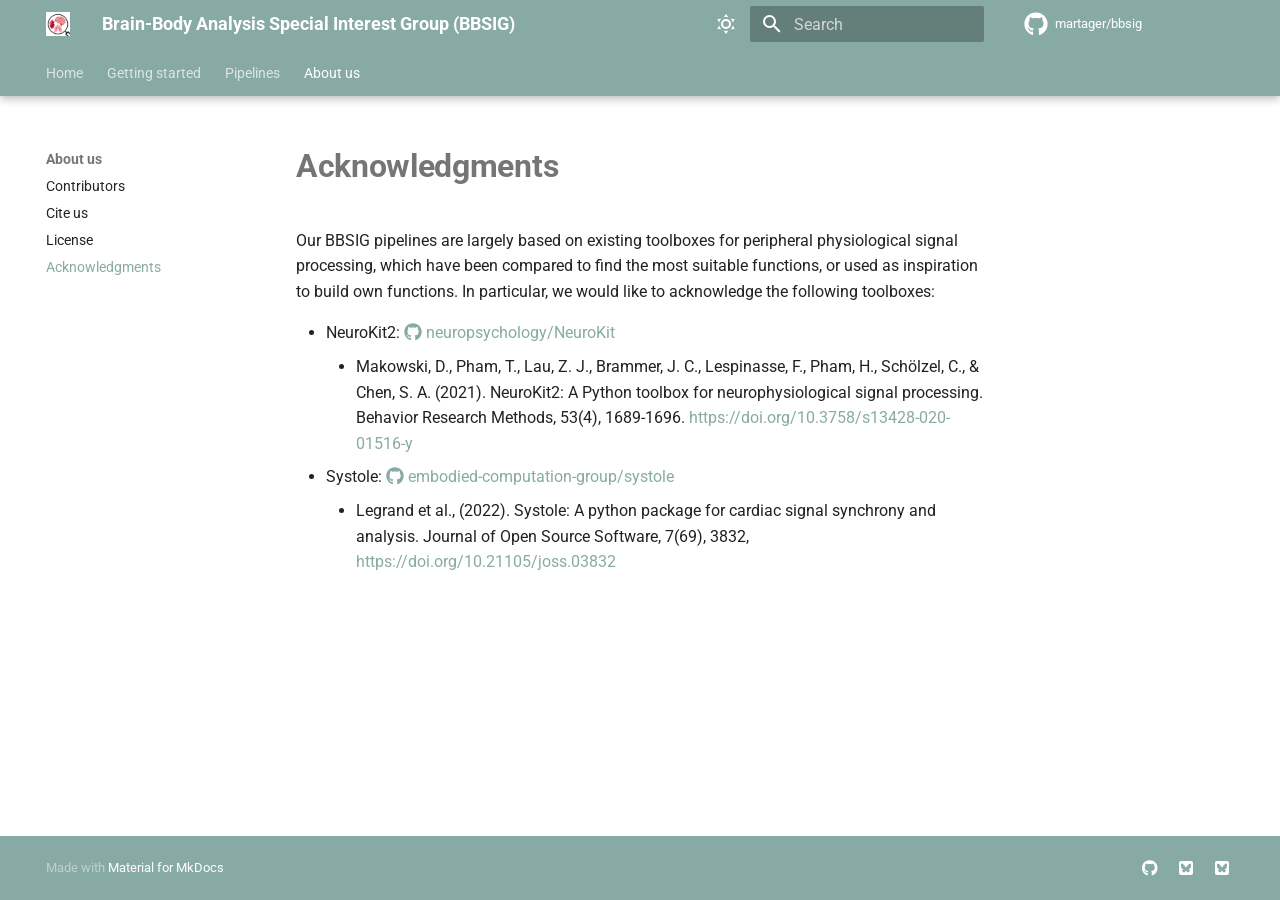
<file: acknowledgments/index.html>
<!doctype html>
<html lang="en" class="no-js">
  <head>
    
      <meta charset="utf-8">
      <meta name="viewport" content="width=device-width,initial-scale=1">
      
        <meta name="description" content="Brain-Body Analysis Special Interest Group (BBSIG) - reproducible, open-access pipelines for peripheral physiology analysis">
      
      
      
        <link rel="canonical" href="https://martager.github.io/bbsig/acknowledgments/">
      
      
        <link rel="prev" href="../license/">
      
      
      
      <link rel="icon" href="../assets/images/favicon.ico">
      <meta name="generator" content="mkdocs-1.6.1, mkdocs-material-9.6.11">
    
    
      
        <title>Acknowledgments - Brain-Body Analysis Special Interest Group (BBSIG)</title>
      
    
    
      <link rel="stylesheet" href="../assets/stylesheets/main.4af4bdda.min.css">
      
        
        <link rel="stylesheet" href="../assets/stylesheets/palette.06af60db.min.css">
      
      


    
    
      
    
    
      
        
        
        <link rel="preconnect" href="https://fonts.gstatic.com" crossorigin>
        <link rel="stylesheet" href="https://fonts.googleapis.com/css?family=Roboto:300,300i,400,400i,700,700i%7CRoboto+Mono:400,400i,700,700i&display=fallback">
        <style>:root{--md-text-font:"Roboto";--md-code-font:"Roboto Mono"}</style>
      
    
    
      <link rel="stylesheet" href="../css/extra.css">
    
    <script>__md_scope=new URL("..",location),__md_hash=e=>[...e].reduce(((e,_)=>(e<<5)-e+_.charCodeAt(0)),0),__md_get=(e,_=localStorage,t=__md_scope)=>JSON.parse(_.getItem(t.pathname+"."+e)),__md_set=(e,_,t=localStorage,a=__md_scope)=>{try{t.setItem(a.pathname+"."+e,JSON.stringify(_))}catch(e){}}</script>
    
      

    
    
    
  </head>
  
  
    
    
      
    
    
    
    
    <body dir="ltr" data-md-color-scheme="default" data-md-color-primary="custom" data-md-color-accent="custom">
  
    
    <input class="md-toggle" data-md-toggle="drawer" type="checkbox" id="__drawer" autocomplete="off">
    <input class="md-toggle" data-md-toggle="search" type="checkbox" id="__search" autocomplete="off">
    <label class="md-overlay" for="__drawer"></label>
    <div data-md-component="skip">
      
        
        <a href="#acknowledgments" class="md-skip">
          Skip to content
        </a>
      
    </div>
    <div data-md-component="announce">
      
    </div>
    
    
      

  

<header class="md-header md-header--shadow md-header--lifted" data-md-component="header">
  <nav class="md-header__inner md-grid" aria-label="Header">
    <a href=".." title="Brain-Body Analysis Special Interest Group (BBSIG)" class="md-header__button md-logo" aria-label="Brain-Body Analysis Special Interest Group (BBSIG)" data-md-component="logo">
      
  <img src="../bbsig_logo.png" alt="logo">

    </a>
    <label class="md-header__button md-icon" for="__drawer">
      
      <svg xmlns="http://www.w3.org/2000/svg" viewBox="0 0 24 24"><path d="M3 6h18v2H3zm0 5h18v2H3zm0 5h18v2H3z"/></svg>
    </label>
    <div class="md-header__title" data-md-component="header-title">
      <div class="md-header__ellipsis">
        <div class="md-header__topic">
          <span class="md-ellipsis">
            Brain-Body Analysis Special Interest Group (BBSIG)
          </span>
        </div>
        <div class="md-header__topic" data-md-component="header-topic">
          <span class="md-ellipsis">
            
              Acknowledgments
            
          </span>
        </div>
      </div>
    </div>
    
      
        <form class="md-header__option" data-md-component="palette">
  
    
    
    
    <input class="md-option" data-md-color-media="(prefers-color-scheme: light)" data-md-color-scheme="default" data-md-color-primary="custom" data-md-color-accent="custom"  aria-label="Switch to dark mode"  type="radio" name="__palette" id="__palette_0">
    
      <label class="md-header__button md-icon" title="Switch to dark mode" for="__palette_1" hidden>
        <svg xmlns="http://www.w3.org/2000/svg" viewBox="0 0 24 24"><path d="M12 7a5 5 0 0 1 5 5 5 5 0 0 1-5 5 5 5 0 0 1-5-5 5 5 0 0 1 5-5m0 2a3 3 0 0 0-3 3 3 3 0 0 0 3 3 3 3 0 0 0 3-3 3 3 0 0 0-3-3m0-7 2.39 3.42C13.65 5.15 12.84 5 12 5s-1.65.15-2.39.42zM3.34 7l4.16-.35A7.2 7.2 0 0 0 5.94 8.5c-.44.74-.69 1.5-.83 2.29zm.02 10 1.76-3.77a7.131 7.131 0 0 0 2.38 4.14zM20.65 7l-1.77 3.79a7.02 7.02 0 0 0-2.38-4.15zm-.01 10-4.14.36c.59-.51 1.12-1.14 1.54-1.86.42-.73.69-1.5.83-2.29zM12 22l-2.41-3.44c.74.27 1.55.44 2.41.44.82 0 1.63-.17 2.37-.44z"/></svg>
      </label>
    
  
    
    
    
    <input class="md-option" data-md-color-media="(prefers-color-scheme: dark)" data-md-color-scheme="slate" data-md-color-primary="custom" data-md-color-accent="custom"  aria-label="Switch to light mode"  type="radio" name="__palette" id="__palette_1">
    
      <label class="md-header__button md-icon" title="Switch to light mode" for="__palette_0" hidden>
        <svg xmlns="http://www.w3.org/2000/svg" viewBox="0 0 24 24"><path d="m17.75 4.09-2.53 1.94.91 3.06-2.63-1.81-2.63 1.81.91-3.06-2.53-1.94L12.44 4l1.06-3 1.06 3zm3.5 6.91-1.64 1.25.59 1.98-1.7-1.17-1.7 1.17.59-1.98L15.75 11l2.06-.05L18.5 9l.69 1.95zm-2.28 4.95c.83-.08 1.72 1.1 1.19 1.85-.32.45-.66.87-1.08 1.27C15.17 23 8.84 23 4.94 19.07c-3.91-3.9-3.91-10.24 0-14.14.4-.4.82-.76 1.27-1.08.75-.53 1.93.36 1.85 1.19-.27 2.86.69 5.83 2.89 8.02a9.96 9.96 0 0 0 8.02 2.89m-1.64 2.02a12.08 12.08 0 0 1-7.8-3.47c-2.17-2.19-3.33-5-3.49-7.82-2.81 3.14-2.7 7.96.31 10.98 3.02 3.01 7.84 3.12 10.98.31"/></svg>
      </label>
    
  
</form>
      
    
    
      <script>var palette=__md_get("__palette");if(palette&&palette.color){if("(prefers-color-scheme)"===palette.color.media){var media=matchMedia("(prefers-color-scheme: light)"),input=document.querySelector(media.matches?"[data-md-color-media='(prefers-color-scheme: light)']":"[data-md-color-media='(prefers-color-scheme: dark)']");palette.color.media=input.getAttribute("data-md-color-media"),palette.color.scheme=input.getAttribute("data-md-color-scheme"),palette.color.primary=input.getAttribute("data-md-color-primary"),palette.color.accent=input.getAttribute("data-md-color-accent")}for(var[key,value]of Object.entries(palette.color))document.body.setAttribute("data-md-color-"+key,value)}</script>
    
    
    
      
      
        <label class="md-header__button md-icon" for="__search">
          
          <svg xmlns="http://www.w3.org/2000/svg" viewBox="0 0 24 24"><path d="M9.5 3A6.5 6.5 0 0 1 16 9.5c0 1.61-.59 3.09-1.56 4.23l.27.27h.79l5 5-1.5 1.5-5-5v-.79l-.27-.27A6.52 6.52 0 0 1 9.5 16 6.5 6.5 0 0 1 3 9.5 6.5 6.5 0 0 1 9.5 3m0 2C7 5 5 7 5 9.5S7 14 9.5 14 14 12 14 9.5 12 5 9.5 5"/></svg>
        </label>
        <div class="md-search" data-md-component="search" role="dialog">
  <label class="md-search__overlay" for="__search"></label>
  <div class="md-search__inner" role="search">
    <form class="md-search__form" name="search">
      <input type="text" class="md-search__input" name="query" aria-label="Search" placeholder="Search" autocapitalize="off" autocorrect="off" autocomplete="off" spellcheck="false" data-md-component="search-query" required>
      <label class="md-search__icon md-icon" for="__search">
        
        <svg xmlns="http://www.w3.org/2000/svg" viewBox="0 0 24 24"><path d="M9.5 3A6.5 6.5 0 0 1 16 9.5c0 1.61-.59 3.09-1.56 4.23l.27.27h.79l5 5-1.5 1.5-5-5v-.79l-.27-.27A6.52 6.52 0 0 1 9.5 16 6.5 6.5 0 0 1 3 9.5 6.5 6.5 0 0 1 9.5 3m0 2C7 5 5 7 5 9.5S7 14 9.5 14 14 12 14 9.5 12 5 9.5 5"/></svg>
        
        <svg xmlns="http://www.w3.org/2000/svg" viewBox="0 0 24 24"><path d="M20 11v2H8l5.5 5.5-1.42 1.42L4.16 12l7.92-7.92L13.5 5.5 8 11z"/></svg>
      </label>
      <nav class="md-search__options" aria-label="Search">
        
        <button type="reset" class="md-search__icon md-icon" title="Clear" aria-label="Clear" tabindex="-1">
          
          <svg xmlns="http://www.w3.org/2000/svg" viewBox="0 0 24 24"><path d="M19 6.41 17.59 5 12 10.59 6.41 5 5 6.41 10.59 12 5 17.59 6.41 19 12 13.41 17.59 19 19 17.59 13.41 12z"/></svg>
        </button>
      </nav>
      
        <div class="md-search__suggest" data-md-component="search-suggest"></div>
      
    </form>
    <div class="md-search__output">
      <div class="md-search__scrollwrap" tabindex="0" data-md-scrollfix>
        <div class="md-search-result" data-md-component="search-result">
          <div class="md-search-result__meta">
            Initializing search
          </div>
          <ol class="md-search-result__list" role="presentation"></ol>
        </div>
      </div>
    </div>
  </div>
</div>
      
    
    
      <div class="md-header__source">
        <a href="https://github.com/martager/bbsig" title="Go to repository" class="md-source" data-md-component="source">
  <div class="md-source__icon md-icon">
    
    <svg xmlns="http://www.w3.org/2000/svg" viewBox="0 0 496 512"><!--! Font Awesome Free 6.7.2 by @fontawesome - https://fontawesome.com License - https://fontawesome.com/license/free (Icons: CC BY 4.0, Fonts: SIL OFL 1.1, Code: MIT License) Copyright 2024 Fonticons, Inc.--><path d="M165.9 397.4c0 2-2.3 3.6-5.2 3.6-3.3.3-5.6-1.3-5.6-3.6 0-2 2.3-3.6 5.2-3.6 3-.3 5.6 1.3 5.6 3.6m-31.1-4.5c-.7 2 1.3 4.3 4.3 4.9 2.6 1 5.6 0 6.2-2s-1.3-4.3-4.3-5.2c-2.6-.7-5.5.3-6.2 2.3m44.2-1.7c-2.9.7-4.9 2.6-4.6 4.9.3 2 2.9 3.3 5.9 2.6 2.9-.7 4.9-2.6 4.6-4.6-.3-1.9-3-3.2-5.9-2.9M244.8 8C106.1 8 0 113.3 0 252c0 110.9 69.8 205.8 169.5 239.2 12.8 2.3 17.3-5.6 17.3-12.1 0-6.2-.3-40.4-.3-61.4 0 0-70 15-84.7-29.8 0 0-11.4-29.1-27.8-36.6 0 0-22.9-15.7 1.6-15.4 0 0 24.9 2 38.6 25.8 21.9 38.6 58.6 27.5 72.9 20.9 2.3-16 8.8-27.1 16-33.7-55.9-6.2-112.3-14.3-112.3-110.5 0-27.5 7.6-41.3 23.6-58.9-2.6-6.5-11.1-33.3 2.6-67.9 20.9-6.5 69 27 69 27 20-5.6 41.5-8.5 62.8-8.5s42.8 2.9 62.8 8.5c0 0 48.1-33.6 69-27 13.7 34.7 5.2 61.4 2.6 67.9 16 17.7 25.8 31.5 25.8 58.9 0 96.5-58.9 104.2-114.8 110.5 9.2 7.9 17 22.9 17 46.4 0 33.7-.3 75.4-.3 83.6 0 6.5 4.6 14.4 17.3 12.1C428.2 457.8 496 362.9 496 252 496 113.3 383.5 8 244.8 8M97.2 352.9c-1.3 1-1 3.3.7 5.2 1.6 1.6 3.9 2.3 5.2 1 1.3-1 1-3.3-.7-5.2-1.6-1.6-3.9-2.3-5.2-1m-10.8-8.1c-.7 1.3.3 2.9 2.3 3.9 1.6 1 3.6.7 4.3-.7.7-1.3-.3-2.9-2.3-3.9-2-.6-3.6-.3-4.3.7m32.4 35.6c-1.6 1.3-1 4.3 1.3 6.2 2.3 2.3 5.2 2.6 6.5 1 1.3-1.3.7-4.3-1.3-6.2-2.2-2.3-5.2-2.6-6.5-1m-11.4-14.7c-1.6 1-1.6 3.6 0 5.9s4.3 3.3 5.6 2.3c1.6-1.3 1.6-3.9 0-6.2-1.4-2.3-4-3.3-5.6-2"/></svg>
  </div>
  <div class="md-source__repository">
    martager/bbsig
  </div>
</a>
      </div>
    
  </nav>
  
    
      
<nav class="md-tabs" aria-label="Tabs" data-md-component="tabs">
  <div class="md-grid">
    <ul class="md-tabs__list">
      
        
  
  
  
  
    
    
      <li class="md-tabs__item">
        <a href=".." class="md-tabs__link">
          
  
  
  Home

        </a>
      </li>
    
  

      
        
  
  
  
  
    
    
      <li class="md-tabs__item">
        <a href="../overview/" class="md-tabs__link">
          
  
  
  Getting started

        </a>
      </li>
    
  

      
        
  
  
  
  
    
    
      <li class="md-tabs__item">
        <a href="../ecg-preprocessing/" class="md-tabs__link">
          
  
  
  Pipelines

        </a>
      </li>
    
  

      
        
  
  
  
    
  
  
    
    
      <li class="md-tabs__item md-tabs__item--active">
        <a href="../contributors/" class="md-tabs__link">
          
  
  
  About us

        </a>
      </li>
    
  

      
    </ul>
  </div>
</nav>
    
  
</header>
    
    <div class="md-container" data-md-component="container">
      
      
        
      
      <main class="md-main" data-md-component="main">
        <div class="md-main__inner md-grid">
          
            
              
              <div class="md-sidebar md-sidebar--primary" data-md-component="sidebar" data-md-type="navigation" >
                <div class="md-sidebar__scrollwrap">
                  <div class="md-sidebar__inner">
                    


  


<nav class="md-nav md-nav--primary md-nav--lifted" aria-label="Navigation" data-md-level="0">
  <label class="md-nav__title" for="__drawer">
    <a href=".." title="Brain-Body Analysis Special Interest Group (BBSIG)" class="md-nav__button md-logo" aria-label="Brain-Body Analysis Special Interest Group (BBSIG)" data-md-component="logo">
      
  <img src="../bbsig_logo.png" alt="logo">

    </a>
    Brain-Body Analysis Special Interest Group (BBSIG)
  </label>
  
    <div class="md-nav__source">
      <a href="https://github.com/martager/bbsig" title="Go to repository" class="md-source" data-md-component="source">
  <div class="md-source__icon md-icon">
    
    <svg xmlns="http://www.w3.org/2000/svg" viewBox="0 0 496 512"><!--! Font Awesome Free 6.7.2 by @fontawesome - https://fontawesome.com License - https://fontawesome.com/license/free (Icons: CC BY 4.0, Fonts: SIL OFL 1.1, Code: MIT License) Copyright 2024 Fonticons, Inc.--><path d="M165.9 397.4c0 2-2.3 3.6-5.2 3.6-3.3.3-5.6-1.3-5.6-3.6 0-2 2.3-3.6 5.2-3.6 3-.3 5.6 1.3 5.6 3.6m-31.1-4.5c-.7 2 1.3 4.3 4.3 4.9 2.6 1 5.6 0 6.2-2s-1.3-4.3-4.3-5.2c-2.6-.7-5.5.3-6.2 2.3m44.2-1.7c-2.9.7-4.9 2.6-4.6 4.9.3 2 2.9 3.3 5.9 2.6 2.9-.7 4.9-2.6 4.6-4.6-.3-1.9-3-3.2-5.9-2.9M244.8 8C106.1 8 0 113.3 0 252c0 110.9 69.8 205.8 169.5 239.2 12.8 2.3 17.3-5.6 17.3-12.1 0-6.2-.3-40.4-.3-61.4 0 0-70 15-84.7-29.8 0 0-11.4-29.1-27.8-36.6 0 0-22.9-15.7 1.6-15.4 0 0 24.9 2 38.6 25.8 21.9 38.6 58.6 27.5 72.9 20.9 2.3-16 8.8-27.1 16-33.7-55.9-6.2-112.3-14.3-112.3-110.5 0-27.5 7.6-41.3 23.6-58.9-2.6-6.5-11.1-33.3 2.6-67.9 20.9-6.5 69 27 69 27 20-5.6 41.5-8.5 62.8-8.5s42.8 2.9 62.8 8.5c0 0 48.1-33.6 69-27 13.7 34.7 5.2 61.4 2.6 67.9 16 17.7 25.8 31.5 25.8 58.9 0 96.5-58.9 104.2-114.8 110.5 9.2 7.9 17 22.9 17 46.4 0 33.7-.3 75.4-.3 83.6 0 6.5 4.6 14.4 17.3 12.1C428.2 457.8 496 362.9 496 252 496 113.3 383.5 8 244.8 8M97.2 352.9c-1.3 1-1 3.3.7 5.2 1.6 1.6 3.9 2.3 5.2 1 1.3-1 1-3.3-.7-5.2-1.6-1.6-3.9-2.3-5.2-1m-10.8-8.1c-.7 1.3.3 2.9 2.3 3.9 1.6 1 3.6.7 4.3-.7.7-1.3-.3-2.9-2.3-3.9-2-.6-3.6-.3-4.3.7m32.4 35.6c-1.6 1.3-1 4.3 1.3 6.2 2.3 2.3 5.2 2.6 6.5 1 1.3-1.3.7-4.3-1.3-6.2-2.2-2.3-5.2-2.6-6.5-1m-11.4-14.7c-1.6 1-1.6 3.6 0 5.9s4.3 3.3 5.6 2.3c1.6-1.3 1.6-3.9 0-6.2-1.4-2.3-4-3.3-5.6-2"/></svg>
  </div>
  <div class="md-source__repository">
    martager/bbsig
  </div>
</a>
    </div>
  
  <ul class="md-nav__list" data-md-scrollfix>
    
      
      
  
  
  
  
    
    
    
    
      
      
    
    
    <li class="md-nav__item md-nav__item--nested">
      
        
        
        <input class="md-nav__toggle md-toggle " type="checkbox" id="__nav_1" >
        
          
          <label class="md-nav__link" for="__nav_1" id="__nav_1_label" tabindex="0">
            
  
  
  <span class="md-ellipsis">
    Home
    
  </span>
  

            <span class="md-nav__icon md-icon"></span>
          </label>
        
        <nav class="md-nav" data-md-level="1" aria-labelledby="__nav_1_label" aria-expanded="false">
          <label class="md-nav__title" for="__nav_1">
            <span class="md-nav__icon md-icon"></span>
            Home
          </label>
          <ul class="md-nav__list" data-md-scrollfix>
            
              
                
  
  
  
  
    <li class="md-nav__item">
      <a href=".." class="md-nav__link">
        
  
  
  <span class="md-ellipsis">
    Overview
    
  </span>
  

      </a>
    </li>
  

              
            
          </ul>
        </nav>
      
    </li>
  

    
      
      
  
  
  
  
    
    
    
    
      
      
    
    
    <li class="md-nav__item md-nav__item--nested">
      
        
        
        <input class="md-nav__toggle md-toggle " type="checkbox" id="__nav_2" >
        
          
          <label class="md-nav__link" for="__nav_2" id="__nav_2_label" tabindex="0">
            
  
  
  <span class="md-ellipsis">
    Getting started
    
  </span>
  

            <span class="md-nav__icon md-icon"></span>
          </label>
        
        <nav class="md-nav" data-md-level="1" aria-labelledby="__nav_2_label" aria-expanded="false">
          <label class="md-nav__title" for="__nav_2">
            <span class="md-nav__icon md-icon"></span>
            Getting started
          </label>
          <ul class="md-nav__list" data-md-scrollfix>
            
              
                
  
  
  
  
    <li class="md-nav__item">
      <a href="../overview/" class="md-nav__link">
        
  
  
  <span class="md-ellipsis">
    Quick overview
    
  </span>
  

      </a>
    </li>
  

              
            
              
                
  
  
  
  
    <li class="md-nav__item">
      <a href="../setup-bbsig-env/" class="md-nav__link">
        
  
  
  <span class="md-ellipsis">
    Create the virtual environment
    
  </span>
  

      </a>
    </li>
  

              
            
              
                
  
  
  
  
    <li class="md-nav__item">
      <a href="../bids-structure/" class="md-nav__link">
        
  
  
  <span class="md-ellipsis">
    Organize your BIDS folders
    
  </span>
  

      </a>
    </li>
  

              
            
              
                
  
  
  
  
    <li class="md-nav__item">
      <a href="../faqs/" class="md-nav__link">
        
  
  
  <span class="md-ellipsis">
    FAQs
    
  </span>
  

      </a>
    </li>
  

              
            
          </ul>
        </nav>
      
    </li>
  

    
      
      
  
  
  
  
    
    
    
    
      
      
    
    
    <li class="md-nav__item md-nav__item--nested">
      
        
        
        <input class="md-nav__toggle md-toggle " type="checkbox" id="__nav_3" >
        
          
          <label class="md-nav__link" for="__nav_3" id="__nav_3_label" tabindex="0">
            
  
  
  <span class="md-ellipsis">
    Pipelines
    
  </span>
  

            <span class="md-nav__icon md-icon"></span>
          </label>
        
        <nav class="md-nav" data-md-level="1" aria-labelledby="__nav_3_label" aria-expanded="false">
          <label class="md-nav__title" for="__nav_3">
            <span class="md-nav__icon md-icon"></span>
            Pipelines
          </label>
          <ul class="md-nav__list" data-md-scrollfix>
            
              
                
  
  
  
  
    <li class="md-nav__item">
      <a href="../ecg-preprocessing/" class="md-nav__link">
        
  
  
  <span class="md-ellipsis">
    ECG preprocessing
    
  </span>
  

      </a>
    </li>
  

              
            
              
                
  
  
  
  
    <li class="md-nav__item">
      <a href="../ppg-preprocessing/" class="md-nav__link">
        
  
  
  <span class="md-ellipsis">
    PPG preprocessing
    
  </span>
  

      </a>
    </li>
  

              
            
              
                
  
  
  
  
    <li class="md-nav__item">
      <a href="../hrv-analysis/" class="md-nav__link">
        
  
  
  <span class="md-ellipsis">
    HRV analysis
    
  </span>
  

      </a>
    </li>
  

              
            
          </ul>
        </nav>
      
    </li>
  

    
      
      
  
  
    
  
  
  
    
    
    
    
      
        
        
      
      
    
    
    <li class="md-nav__item md-nav__item--active md-nav__item--section md-nav__item--nested">
      
        
        
        <input class="md-nav__toggle md-toggle " type="checkbox" id="__nav_4" checked>
        
          
          <label class="md-nav__link" for="__nav_4" id="__nav_4_label" tabindex="">
            
  
  
  <span class="md-ellipsis">
    About us
    
  </span>
  

            <span class="md-nav__icon md-icon"></span>
          </label>
        
        <nav class="md-nav" data-md-level="1" aria-labelledby="__nav_4_label" aria-expanded="true">
          <label class="md-nav__title" for="__nav_4">
            <span class="md-nav__icon md-icon"></span>
            About us
          </label>
          <ul class="md-nav__list" data-md-scrollfix>
            
              
                
  
  
  
  
    <li class="md-nav__item">
      <a href="../contributors/" class="md-nav__link">
        
  
  
  <span class="md-ellipsis">
    Contributors
    
  </span>
  

      </a>
    </li>
  

              
            
              
                
  
  
  
  
    <li class="md-nav__item">
      <a href="../cite-us/" class="md-nav__link">
        
  
  
  <span class="md-ellipsis">
    Cite us
    
  </span>
  

      </a>
    </li>
  

              
            
              
                
  
  
  
  
    <li class="md-nav__item">
      <a href="../license/" class="md-nav__link">
        
  
  
  <span class="md-ellipsis">
    License
    
  </span>
  

      </a>
    </li>
  

              
            
              
                
  
  
    
  
  
  
    <li class="md-nav__item md-nav__item--active">
      
      <input class="md-nav__toggle md-toggle" type="checkbox" id="__toc">
      
      
        
      
      
      <a href="./" class="md-nav__link md-nav__link--active">
        
  
  
  <span class="md-ellipsis">
    Acknowledgments
    
  </span>
  

      </a>
      
    </li>
  

              
            
          </ul>
        </nav>
      
    </li>
  

    
  </ul>
</nav>
                  </div>
                </div>
              </div>
            
            
              
              <div class="md-sidebar md-sidebar--secondary" data-md-component="sidebar" data-md-type="toc" >
                <div class="md-sidebar__scrollwrap">
                  <div class="md-sidebar__inner">
                    

<nav class="md-nav md-nav--secondary" aria-label="Table of contents">
  
  
  
    
  
  
</nav>
                  </div>
                </div>
              </div>
            
          
          
            <div class="md-content" data-md-component="content">
              <article class="md-content__inner md-typeset">
                
                  


  
  


<h1 id="acknowledgments"><strong>Acknowledgments</strong><a class="headerlink" href="#acknowledgments" title="Permanent link">#</a></h1>
<p>Our BBSIG pipelines are largely based on existing toolboxes for peripheral physiological signal processing, which have been compared to find the most suitable functions, or used as inspiration to build own functions. In particular, we would like to acknowledge the following toolboxes: </p>
<ul>
<li>NeuroKit2: <a href="https://github.com/neuropsychology/NeuroKit"><span class="twemoji"><svg xmlns="http://www.w3.org/2000/svg" viewBox="0 0 496 512"><!--! Font Awesome Free 6.7.2 by @fontawesome - https://fontawesome.com License - https://fontawesome.com/license/free (Icons: CC BY 4.0, Fonts: SIL OFL 1.1, Code: MIT License) Copyright 2024 Fonticons, Inc.--><path d="M165.9 397.4c0 2-2.3 3.6-5.2 3.6-3.3.3-5.6-1.3-5.6-3.6 0-2 2.3-3.6 5.2-3.6 3-.3 5.6 1.3 5.6 3.6m-31.1-4.5c-.7 2 1.3 4.3 4.3 4.9 2.6 1 5.6 0 6.2-2s-1.3-4.3-4.3-5.2c-2.6-.7-5.5.3-6.2 2.3m44.2-1.7c-2.9.7-4.9 2.6-4.6 4.9.3 2 2.9 3.3 5.9 2.6 2.9-.7 4.9-2.6 4.6-4.6-.3-1.9-3-3.2-5.9-2.9M244.8 8C106.1 8 0 113.3 0 252c0 110.9 69.8 205.8 169.5 239.2 12.8 2.3 17.3-5.6 17.3-12.1 0-6.2-.3-40.4-.3-61.4 0 0-70 15-84.7-29.8 0 0-11.4-29.1-27.8-36.6 0 0-22.9-15.7 1.6-15.4 0 0 24.9 2 38.6 25.8 21.9 38.6 58.6 27.5 72.9 20.9 2.3-16 8.8-27.1 16-33.7-55.9-6.2-112.3-14.3-112.3-110.5 0-27.5 7.6-41.3 23.6-58.9-2.6-6.5-11.1-33.3 2.6-67.9 20.9-6.5 69 27 69 27 20-5.6 41.5-8.5 62.8-8.5s42.8 2.9 62.8 8.5c0 0 48.1-33.6 69-27 13.7 34.7 5.2 61.4 2.6 67.9 16 17.7 25.8 31.5 25.8 58.9 0 96.5-58.9 104.2-114.8 110.5 9.2 7.9 17 22.9 17 46.4 0 33.7-.3 75.4-.3 83.6 0 6.5 4.6 14.4 17.3 12.1C428.2 457.8 496 362.9 496 252 496 113.3 383.5 8 244.8 8M97.2 352.9c-1.3 1-1 3.3.7 5.2 1.6 1.6 3.9 2.3 5.2 1 1.3-1 1-3.3-.7-5.2-1.6-1.6-3.9-2.3-5.2-1m-10.8-8.1c-.7 1.3.3 2.9 2.3 3.9 1.6 1 3.6.7 4.3-.7.7-1.3-.3-2.9-2.3-3.9-2-.6-3.6-.3-4.3.7m32.4 35.6c-1.6 1.3-1 4.3 1.3 6.2 2.3 2.3 5.2 2.6 6.5 1 1.3-1.3.7-4.3-1.3-6.2-2.2-2.3-5.2-2.6-6.5-1m-11.4-14.7c-1.6 1-1.6 3.6 0 5.9s4.3 3.3 5.6 2.3c1.6-1.3 1.6-3.9 0-6.2-1.4-2.3-4-3.3-5.6-2"/></svg></span> neuropsychology/NeuroKit</a><ul>
<li>Makowski, D., Pham, T., Lau, Z. J., Brammer, J. C., Lespinasse, F., Pham, H., Schölzel, C., &amp; Chen, S. A. (2021). NeuroKit2: A Python toolbox for neurophysiological signal processing. Behavior Research Methods, 53(4), 1689-1696. <a href="https://doi.org/10.3758/s13428-020-01516-y">https://doi.org/10.3758/s13428-020-01516-y</a></li>
</ul>
</li>
<li>Systole: <a href="https://github.com/embodied-computation-group/systole"><span class="twemoji"><svg xmlns="http://www.w3.org/2000/svg" viewBox="0 0 496 512"><!--! Font Awesome Free 6.7.2 by @fontawesome - https://fontawesome.com License - https://fontawesome.com/license/free (Icons: CC BY 4.0, Fonts: SIL OFL 1.1, Code: MIT License) Copyright 2024 Fonticons, Inc.--><path d="M165.9 397.4c0 2-2.3 3.6-5.2 3.6-3.3.3-5.6-1.3-5.6-3.6 0-2 2.3-3.6 5.2-3.6 3-.3 5.6 1.3 5.6 3.6m-31.1-4.5c-.7 2 1.3 4.3 4.3 4.9 2.6 1 5.6 0 6.2-2s-1.3-4.3-4.3-5.2c-2.6-.7-5.5.3-6.2 2.3m44.2-1.7c-2.9.7-4.9 2.6-4.6 4.9.3 2 2.9 3.3 5.9 2.6 2.9-.7 4.9-2.6 4.6-4.6-.3-1.9-3-3.2-5.9-2.9M244.8 8C106.1 8 0 113.3 0 252c0 110.9 69.8 205.8 169.5 239.2 12.8 2.3 17.3-5.6 17.3-12.1 0-6.2-.3-40.4-.3-61.4 0 0-70 15-84.7-29.8 0 0-11.4-29.1-27.8-36.6 0 0-22.9-15.7 1.6-15.4 0 0 24.9 2 38.6 25.8 21.9 38.6 58.6 27.5 72.9 20.9 2.3-16 8.8-27.1 16-33.7-55.9-6.2-112.3-14.3-112.3-110.5 0-27.5 7.6-41.3 23.6-58.9-2.6-6.5-11.1-33.3 2.6-67.9 20.9-6.5 69 27 69 27 20-5.6 41.5-8.5 62.8-8.5s42.8 2.9 62.8 8.5c0 0 48.1-33.6 69-27 13.7 34.7 5.2 61.4 2.6 67.9 16 17.7 25.8 31.5 25.8 58.9 0 96.5-58.9 104.2-114.8 110.5 9.2 7.9 17 22.9 17 46.4 0 33.7-.3 75.4-.3 83.6 0 6.5 4.6 14.4 17.3 12.1C428.2 457.8 496 362.9 496 252 496 113.3 383.5 8 244.8 8M97.2 352.9c-1.3 1-1 3.3.7 5.2 1.6 1.6 3.9 2.3 5.2 1 1.3-1 1-3.3-.7-5.2-1.6-1.6-3.9-2.3-5.2-1m-10.8-8.1c-.7 1.3.3 2.9 2.3 3.9 1.6 1 3.6.7 4.3-.7.7-1.3-.3-2.9-2.3-3.9-2-.6-3.6-.3-4.3.7m32.4 35.6c-1.6 1.3-1 4.3 1.3 6.2 2.3 2.3 5.2 2.6 6.5 1 1.3-1.3.7-4.3-1.3-6.2-2.2-2.3-5.2-2.6-6.5-1m-11.4-14.7c-1.6 1-1.6 3.6 0 5.9s4.3 3.3 5.6 2.3c1.6-1.3 1.6-3.9 0-6.2-1.4-2.3-4-3.3-5.6-2"/></svg></span> embodied-computation-group/systole</a><ul>
<li>Legrand et al., (2022). Systole: A python package for cardiac signal synchrony and analysis. Journal of Open Source Software, 7(69), 3832, <a href="https://doi.org/10.21105/joss.03832">https://doi.org/10.21105/joss.03832</a></li>
</ul>
</li>
</ul>












                
              </article>
            </div>
          
          
<script>var target=document.getElementById(location.hash.slice(1));target&&target.name&&(target.checked=target.name.startsWith("__tabbed_"))</script>
        </div>
        
          <button type="button" class="md-top md-icon" data-md-component="top" hidden>
  
  <svg xmlns="http://www.w3.org/2000/svg" viewBox="0 0 24 24"><path d="M13 20h-2V8l-5.5 5.5-1.42-1.42L12 4.16l7.92 7.92-1.42 1.42L13 8z"/></svg>
  Back to top
</button>
        
      </main>
      
        <footer class="md-footer">
  
  <div class="md-footer-meta md-typeset">
    <div class="md-footer-meta__inner md-grid">
      <div class="md-copyright">
  
  
    Made with
    <a href="https://squidfunk.github.io/mkdocs-material/" target="_blank" rel="noopener">
      Material for MkDocs
    </a>
  
</div>
      
        <div class="md-social">
  
    
    
    
    
    <a href="https://github.com/martager/bbsig" target="_blank" rel="noopener" title="BBSIG on GitHub" class="md-social__link">
      <svg xmlns="http://www.w3.org/2000/svg" viewBox="0 0 496 512"><!--! Font Awesome Free 6.7.2 by @fontawesome - https://fontawesome.com License - https://fontawesome.com/license/free (Icons: CC BY 4.0, Fonts: SIL OFL 1.1, Code: MIT License) Copyright 2024 Fonticons, Inc.--><path d="M165.9 397.4c0 2-2.3 3.6-5.2 3.6-3.3.3-5.6-1.3-5.6-3.6 0-2 2.3-3.6 5.2-3.6 3-.3 5.6 1.3 5.6 3.6m-31.1-4.5c-.7 2 1.3 4.3 4.3 4.9 2.6 1 5.6 0 6.2-2s-1.3-4.3-4.3-5.2c-2.6-.7-5.5.3-6.2 2.3m44.2-1.7c-2.9.7-4.9 2.6-4.6 4.9.3 2 2.9 3.3 5.9 2.6 2.9-.7 4.9-2.6 4.6-4.6-.3-1.9-3-3.2-5.9-2.9M244.8 8C106.1 8 0 113.3 0 252c0 110.9 69.8 205.8 169.5 239.2 12.8 2.3 17.3-5.6 17.3-12.1 0-6.2-.3-40.4-.3-61.4 0 0-70 15-84.7-29.8 0 0-11.4-29.1-27.8-36.6 0 0-22.9-15.7 1.6-15.4 0 0 24.9 2 38.6 25.8 21.9 38.6 58.6 27.5 72.9 20.9 2.3-16 8.8-27.1 16-33.7-55.9-6.2-112.3-14.3-112.3-110.5 0-27.5 7.6-41.3 23.6-58.9-2.6-6.5-11.1-33.3 2.6-67.9 20.9-6.5 69 27 69 27 20-5.6 41.5-8.5 62.8-8.5s42.8 2.9 62.8 8.5c0 0 48.1-33.6 69-27 13.7 34.7 5.2 61.4 2.6 67.9 16 17.7 25.8 31.5 25.8 58.9 0 96.5-58.9 104.2-114.8 110.5 9.2 7.9 17 22.9 17 46.4 0 33.7-.3 75.4-.3 83.6 0 6.5 4.6 14.4 17.3 12.1C428.2 457.8 496 362.9 496 252 496 113.3 383.5 8 244.8 8M97.2 352.9c-1.3 1-1 3.3.7 5.2 1.6 1.6 3.9 2.3 5.2 1 1.3-1 1-3.3-.7-5.2-1.6-1.6-3.9-2.3-5.2-1m-10.8-8.1c-.7 1.3.3 2.9 2.3 3.9 1.6 1 3.6.7 4.3-.7.7-1.3-.3-2.9-2.3-3.9-2-.6-3.6-.3-4.3.7m32.4 35.6c-1.6 1.3-1 4.3 1.3 6.2 2.3 2.3 5.2 2.6 6.5 1 1.3-1.3.7-4.3-1.3-6.2-2.2-2.3-5.2-2.6-6.5-1m-11.4-14.7c-1.6 1-1.6 3.6 0 5.9s4.3 3.3 5.6 2.3c1.6-1.3 1.6-3.9 0-6.2-1.4-2.3-4-3.3-5.6-2"/></svg>
    </a>
  
    
    
    
    
    <a href="https://bsky.app/profile/mbe-lab.bsky.social" target="_blank" rel="noopener" title="mbe-lab on Bluesky" class="md-social__link">
      <svg xmlns="http://www.w3.org/2000/svg" viewBox="0 0 448 512"><!--! Font Awesome Free 6.7.2 by @fontawesome - https://fontawesome.com License - https://fontawesome.com/license/free (Icons: CC BY 4.0, Fonts: SIL OFL 1.1, Code: MIT License) Copyright 2024 Fonticons, Inc.--><path d="M64 32C28.7 32 0 60.7 0 96v320c0 35.3 28.7 64 64 64h320c35.3 0 64-28.7 64-64V96c0-35.3-28.7-64-64-64zm160 215.4c14.5-30 54-85.8 90.7-113.3 26.5-19.9 69.3-35.2 69.3 13.7 0 9.8-5.6 82.1-8.9 93.8-11.4 40.8-53 51.2-90 44.9 64.7 11 81.2 47.5 45.6 84-67.5 69.3-97-17.4-104.6-39.6l-.3-.9c-.9-2.6-1.4-4.1-1.8-4.1s-.9 1.5-1.8 4.1l-.3.9c-7.6 22.2-37.1 108.8-104.6 39.6-35.5-36.5-19.1-73 45.6-84-37 6.3-78.6-4.1-90-44.9-3.3-11.7-8.9-84-8.9-93.8 0-48.9 42.9-33.5 69.3-13.7 36.7 27.5 76.2 83.4 90.7 113.3"/></svg>
    </a>
  
    
    
    
    
    <a href="https://bsky.app/profile/martager.bsky.social" target="_blank" rel="noopener" title="martager on Bluesky" class="md-social__link">
      <svg xmlns="http://www.w3.org/2000/svg" viewBox="0 0 448 512"><!--! Font Awesome Free 6.7.2 by @fontawesome - https://fontawesome.com License - https://fontawesome.com/license/free (Icons: CC BY 4.0, Fonts: SIL OFL 1.1, Code: MIT License) Copyright 2024 Fonticons, Inc.--><path d="M64 32C28.7 32 0 60.7 0 96v320c0 35.3 28.7 64 64 64h320c35.3 0 64-28.7 64-64V96c0-35.3-28.7-64-64-64zm160 215.4c14.5-30 54-85.8 90.7-113.3 26.5-19.9 69.3-35.2 69.3 13.7 0 9.8-5.6 82.1-8.9 93.8-11.4 40.8-53 51.2-90 44.9 64.7 11 81.2 47.5 45.6 84-67.5 69.3-97-17.4-104.6-39.6l-.3-.9c-.9-2.6-1.4-4.1-1.8-4.1s-.9 1.5-1.8 4.1l-.3.9c-7.6 22.2-37.1 108.8-104.6 39.6-35.5-36.5-19.1-73 45.6-84-37 6.3-78.6-4.1-90-44.9-3.3-11.7-8.9-84-8.9-93.8 0-48.9 42.9-33.5 69.3-13.7 36.7 27.5 76.2 83.4 90.7 113.3"/></svg>
    </a>
  
</div>
      
    </div>
  </div>
</footer>
      
    </div>
    <div class="md-dialog" data-md-component="dialog">
      <div class="md-dialog__inner md-typeset"></div>
    </div>
    
    
    
      
      <script id="__config" type="application/json">{"base": "..", "features": ["navigation.tabs", "navigation.tabs.sticky", "navigation.top", "search.highlight", "search.suggest", "toc.follow", "content.code.copy", "content.code.select"], "search": "../assets/javascripts/workers/search.f8cc74c7.min.js", "tags": null, "translations": {"clipboard.copied": "Copied to clipboard", "clipboard.copy": "Copy to clipboard", "search.result.more.one": "1 more on this page", "search.result.more.other": "# more on this page", "search.result.none": "No matching documents", "search.result.one": "1 matching document", "search.result.other": "# matching documents", "search.result.placeholder": "Type to start searching", "search.result.term.missing": "Missing", "select.version": "Select version"}, "version": null}</script>
    
    
      <script src="../assets/javascripts/bundle.c8b220af.min.js"></script>
      
    
  </body>
</html>
</file>
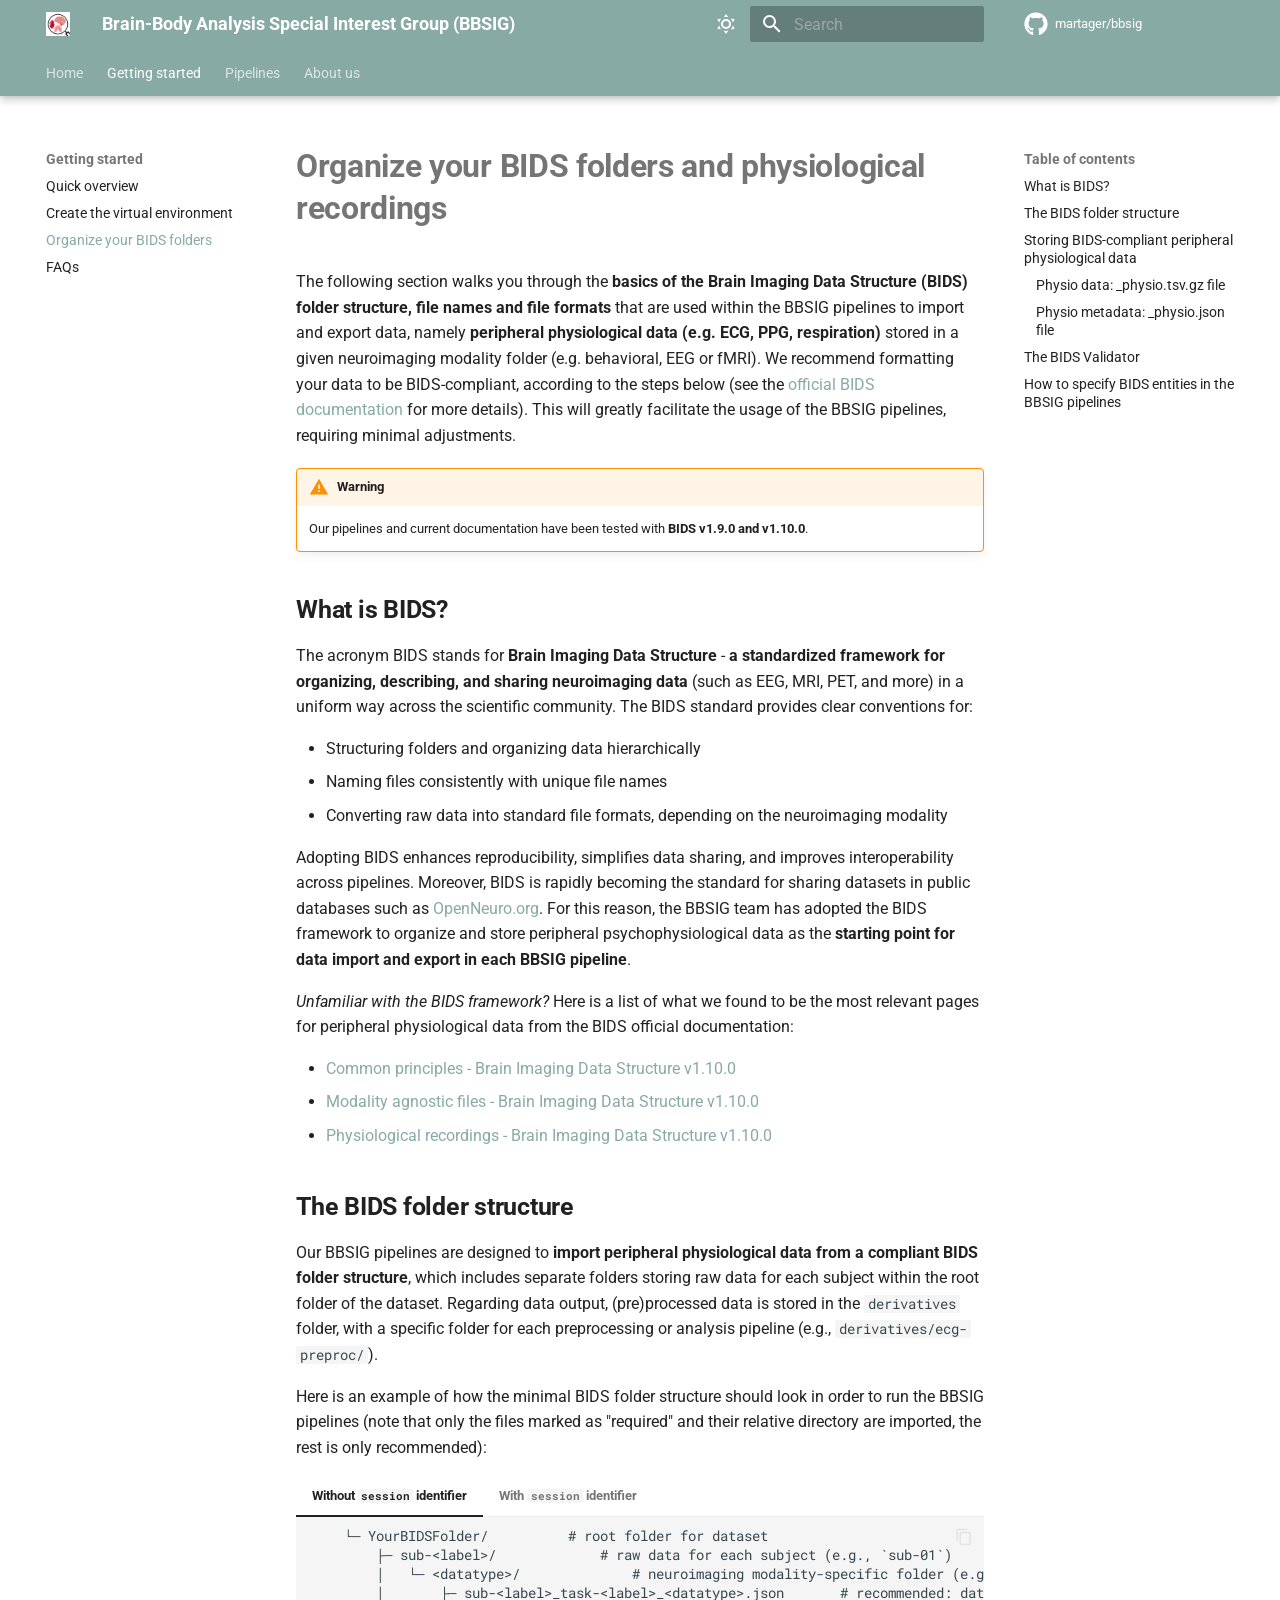
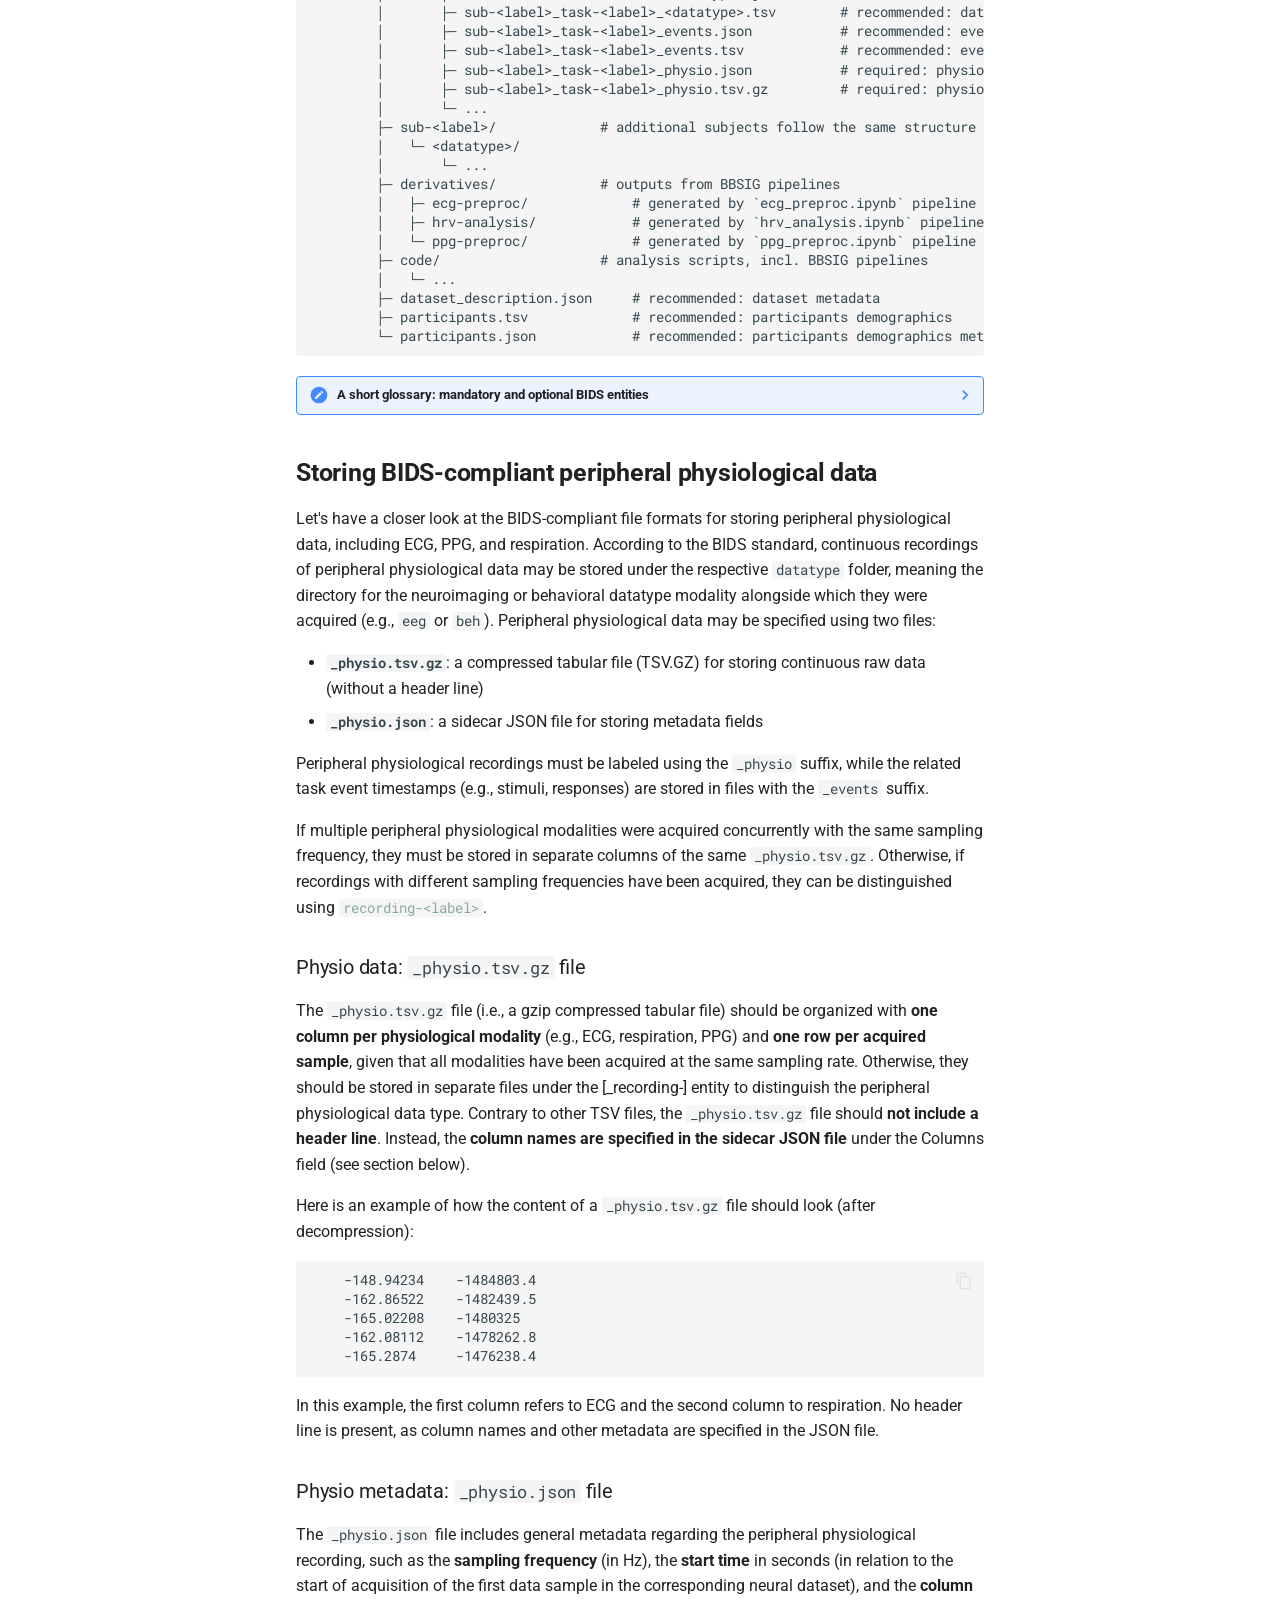
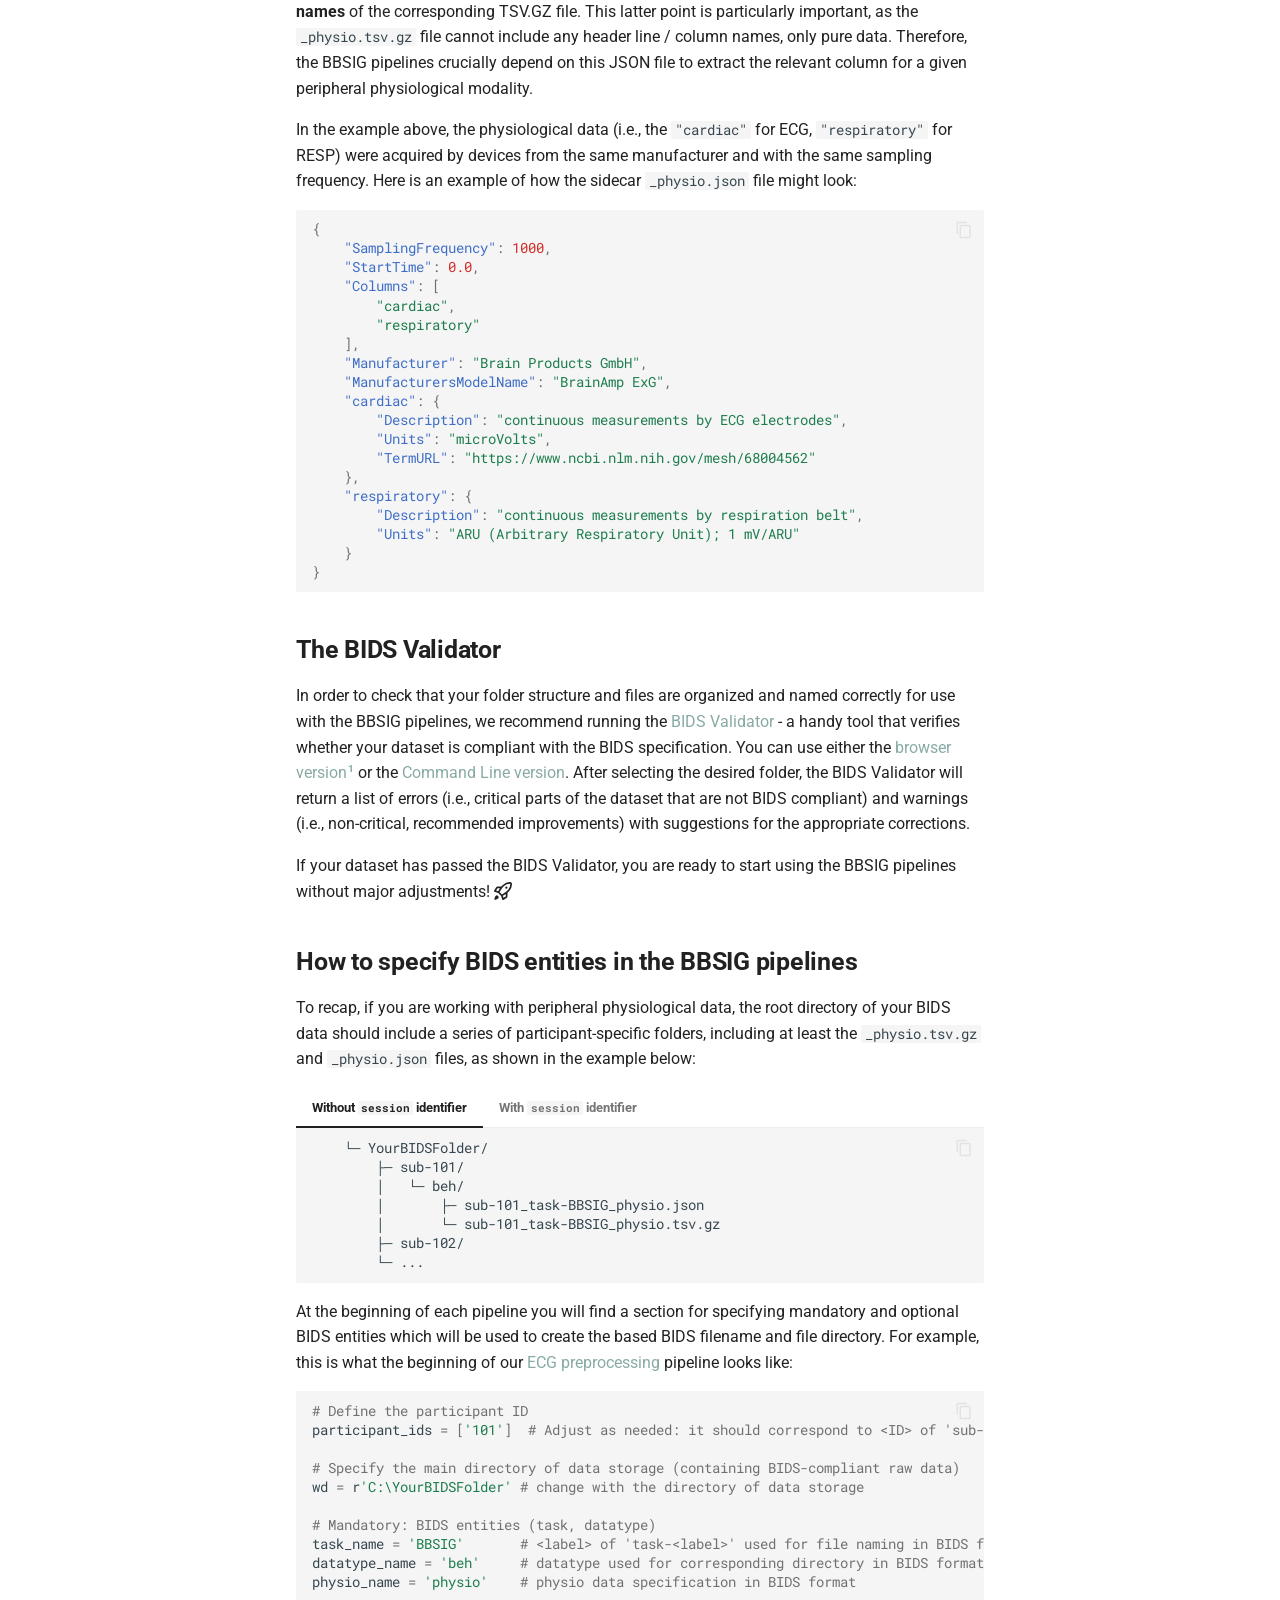
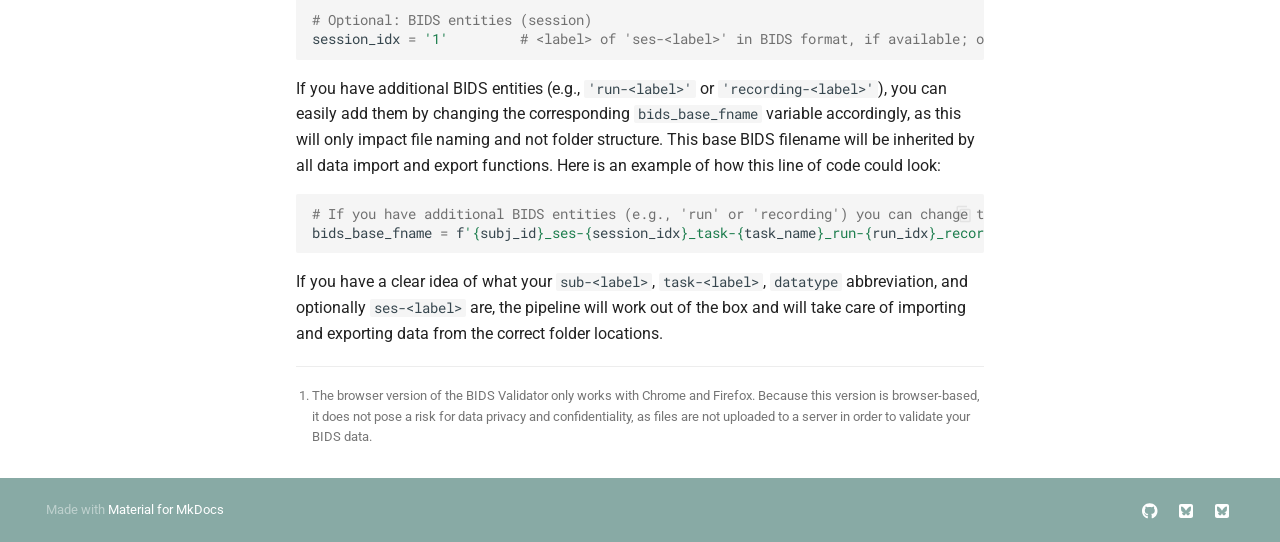
<file: bids-structure/index.html>
<!doctype html>
<html lang="en" class="no-js">
  <head>
    
      <meta charset="utf-8">
      <meta name="viewport" content="width=device-width,initial-scale=1">
      
        <meta name="description" content="Brain-Body Analysis Special Interest Group (BBSIG) - reproducible, open-access pipelines for peripheral physiology analysis">
      
      
      
        <link rel="canonical" href="https://martager.github.io/bbsig/bids-structure/">
      
      
        <link rel="prev" href="../setup-bbsig-env/">
      
      
        <link rel="next" href="../faqs/">
      
      
      <link rel="icon" href="../assets/images/favicon.ico">
      <meta name="generator" content="mkdocs-1.6.1, mkdocs-material-9.6.11">
    
    
      
        <title>Organize your BIDS folders - Brain-Body Analysis Special Interest Group (BBSIG)</title>
      
    
    
      <link rel="stylesheet" href="../assets/stylesheets/main.4af4bdda.min.css">
      
        
        <link rel="stylesheet" href="../assets/stylesheets/palette.06af60db.min.css">
      
      


    
    
      
    
    
      
        
        
        <link rel="preconnect" href="https://fonts.gstatic.com" crossorigin>
        <link rel="stylesheet" href="https://fonts.googleapis.com/css?family=Roboto:300,300i,400,400i,700,700i%7CRoboto+Mono:400,400i,700,700i&display=fallback">
        <style>:root{--md-text-font:"Roboto";--md-code-font:"Roboto Mono"}</style>
      
    
    
      <link rel="stylesheet" href="../css/extra.css">
    
    <script>__md_scope=new URL("..",location),__md_hash=e=>[...e].reduce(((e,_)=>(e<<5)-e+_.charCodeAt(0)),0),__md_get=(e,_=localStorage,t=__md_scope)=>JSON.parse(_.getItem(t.pathname+"."+e)),__md_set=(e,_,t=localStorage,a=__md_scope)=>{try{t.setItem(a.pathname+"."+e,JSON.stringify(_))}catch(e){}}</script>
    
      

    
    
    
  </head>
  
  
    
    
      
    
    
    
    
    <body dir="ltr" data-md-color-scheme="default" data-md-color-primary="custom" data-md-color-accent="custom">
  
    
    <input class="md-toggle" data-md-toggle="drawer" type="checkbox" id="__drawer" autocomplete="off">
    <input class="md-toggle" data-md-toggle="search" type="checkbox" id="__search" autocomplete="off">
    <label class="md-overlay" for="__drawer"></label>
    <div data-md-component="skip">
      
        
        <a href="#organize-your-bids-folders-and-physiological-recordings" class="md-skip">
          Skip to content
        </a>
      
    </div>
    <div data-md-component="announce">
      
    </div>
    
    
      

  

<header class="md-header md-header--shadow md-header--lifted" data-md-component="header">
  <nav class="md-header__inner md-grid" aria-label="Header">
    <a href=".." title="Brain-Body Analysis Special Interest Group (BBSIG)" class="md-header__button md-logo" aria-label="Brain-Body Analysis Special Interest Group (BBSIG)" data-md-component="logo">
      
  <img src="../bbsig_logo.png" alt="logo">

    </a>
    <label class="md-header__button md-icon" for="__drawer">
      
      <svg xmlns="http://www.w3.org/2000/svg" viewBox="0 0 24 24"><path d="M3 6h18v2H3zm0 5h18v2H3zm0 5h18v2H3z"/></svg>
    </label>
    <div class="md-header__title" data-md-component="header-title">
      <div class="md-header__ellipsis">
        <div class="md-header__topic">
          <span class="md-ellipsis">
            Brain-Body Analysis Special Interest Group (BBSIG)
          </span>
        </div>
        <div class="md-header__topic" data-md-component="header-topic">
          <span class="md-ellipsis">
            
              Organize your BIDS folders
            
          </span>
        </div>
      </div>
    </div>
    
      
        <form class="md-header__option" data-md-component="palette">
  
    
    
    
    <input class="md-option" data-md-color-media="(prefers-color-scheme: light)" data-md-color-scheme="default" data-md-color-primary="custom" data-md-color-accent="custom"  aria-label="Switch to dark mode"  type="radio" name="__palette" id="__palette_0">
    
      <label class="md-header__button md-icon" title="Switch to dark mode" for="__palette_1" hidden>
        <svg xmlns="http://www.w3.org/2000/svg" viewBox="0 0 24 24"><path d="M12 7a5 5 0 0 1 5 5 5 5 0 0 1-5 5 5 5 0 0 1-5-5 5 5 0 0 1 5-5m0 2a3 3 0 0 0-3 3 3 3 0 0 0 3 3 3 3 0 0 0 3-3 3 3 0 0 0-3-3m0-7 2.39 3.42C13.65 5.15 12.84 5 12 5s-1.65.15-2.39.42zM3.34 7l4.16-.35A7.2 7.2 0 0 0 5.94 8.5c-.44.74-.69 1.5-.83 2.29zm.02 10 1.76-3.77a7.131 7.131 0 0 0 2.38 4.14zM20.65 7l-1.77 3.79a7.02 7.02 0 0 0-2.38-4.15zm-.01 10-4.14.36c.59-.51 1.12-1.14 1.54-1.86.42-.73.69-1.5.83-2.29zM12 22l-2.41-3.44c.74.27 1.55.44 2.41.44.82 0 1.63-.17 2.37-.44z"/></svg>
      </label>
    
  
    
    
    
    <input class="md-option" data-md-color-media="(prefers-color-scheme: dark)" data-md-color-scheme="slate" data-md-color-primary="custom" data-md-color-accent="custom"  aria-label="Switch to light mode"  type="radio" name="__palette" id="__palette_1">
    
      <label class="md-header__button md-icon" title="Switch to light mode" for="__palette_0" hidden>
        <svg xmlns="http://www.w3.org/2000/svg" viewBox="0 0 24 24"><path d="m17.75 4.09-2.53 1.94.91 3.06-2.63-1.81-2.63 1.81.91-3.06-2.53-1.94L12.44 4l1.06-3 1.06 3zm3.5 6.91-1.64 1.25.59 1.98-1.7-1.17-1.7 1.17.59-1.98L15.75 11l2.06-.05L18.5 9l.69 1.95zm-2.28 4.95c.83-.08 1.72 1.1 1.19 1.85-.32.45-.66.87-1.08 1.27C15.17 23 8.84 23 4.94 19.07c-3.91-3.9-3.91-10.24 0-14.14.4-.4.82-.76 1.27-1.08.75-.53 1.93.36 1.85 1.19-.27 2.86.69 5.83 2.89 8.02a9.96 9.96 0 0 0 8.02 2.89m-1.64 2.02a12.08 12.08 0 0 1-7.8-3.47c-2.17-2.19-3.33-5-3.49-7.82-2.81 3.14-2.7 7.96.31 10.98 3.02 3.01 7.84 3.12 10.98.31"/></svg>
      </label>
    
  
</form>
      
    
    
      <script>var palette=__md_get("__palette");if(palette&&palette.color){if("(prefers-color-scheme)"===palette.color.media){var media=matchMedia("(prefers-color-scheme: light)"),input=document.querySelector(media.matches?"[data-md-color-media='(prefers-color-scheme: light)']":"[data-md-color-media='(prefers-color-scheme: dark)']");palette.color.media=input.getAttribute("data-md-color-media"),palette.color.scheme=input.getAttribute("data-md-color-scheme"),palette.color.primary=input.getAttribute("data-md-color-primary"),palette.color.accent=input.getAttribute("data-md-color-accent")}for(var[key,value]of Object.entries(palette.color))document.body.setAttribute("data-md-color-"+key,value)}</script>
    
    
    
      
      
        <label class="md-header__button md-icon" for="__search">
          
          <svg xmlns="http://www.w3.org/2000/svg" viewBox="0 0 24 24"><path d="M9.5 3A6.5 6.5 0 0 1 16 9.5c0 1.61-.59 3.09-1.56 4.23l.27.27h.79l5 5-1.5 1.5-5-5v-.79l-.27-.27A6.52 6.52 0 0 1 9.5 16 6.5 6.5 0 0 1 3 9.5 6.5 6.5 0 0 1 9.5 3m0 2C7 5 5 7 5 9.5S7 14 9.5 14 14 12 14 9.5 12 5 9.5 5"/></svg>
        </label>
        <div class="md-search" data-md-component="search" role="dialog">
  <label class="md-search__overlay" for="__search"></label>
  <div class="md-search__inner" role="search">
    <form class="md-search__form" name="search">
      <input type="text" class="md-search__input" name="query" aria-label="Search" placeholder="Search" autocapitalize="off" autocorrect="off" autocomplete="off" spellcheck="false" data-md-component="search-query" required>
      <label class="md-search__icon md-icon" for="__search">
        
        <svg xmlns="http://www.w3.org/2000/svg" viewBox="0 0 24 24"><path d="M9.5 3A6.5 6.5 0 0 1 16 9.5c0 1.61-.59 3.09-1.56 4.23l.27.27h.79l5 5-1.5 1.5-5-5v-.79l-.27-.27A6.52 6.52 0 0 1 9.5 16 6.5 6.5 0 0 1 3 9.5 6.5 6.5 0 0 1 9.5 3m0 2C7 5 5 7 5 9.5S7 14 9.5 14 14 12 14 9.5 12 5 9.5 5"/></svg>
        
        <svg xmlns="http://www.w3.org/2000/svg" viewBox="0 0 24 24"><path d="M20 11v2H8l5.5 5.5-1.42 1.42L4.16 12l7.92-7.92L13.5 5.5 8 11z"/></svg>
      </label>
      <nav class="md-search__options" aria-label="Search">
        
        <button type="reset" class="md-search__icon md-icon" title="Clear" aria-label="Clear" tabindex="-1">
          
          <svg xmlns="http://www.w3.org/2000/svg" viewBox="0 0 24 24"><path d="M19 6.41 17.59 5 12 10.59 6.41 5 5 6.41 10.59 12 5 17.59 6.41 19 12 13.41 17.59 19 19 17.59 13.41 12z"/></svg>
        </button>
      </nav>
      
        <div class="md-search__suggest" data-md-component="search-suggest"></div>
      
    </form>
    <div class="md-search__output">
      <div class="md-search__scrollwrap" tabindex="0" data-md-scrollfix>
        <div class="md-search-result" data-md-component="search-result">
          <div class="md-search-result__meta">
            Initializing search
          </div>
          <ol class="md-search-result__list" role="presentation"></ol>
        </div>
      </div>
    </div>
  </div>
</div>
      
    
    
      <div class="md-header__source">
        <a href="https://github.com/martager/bbsig" title="Go to repository" class="md-source" data-md-component="source">
  <div class="md-source__icon md-icon">
    
    <svg xmlns="http://www.w3.org/2000/svg" viewBox="0 0 496 512"><!--! Font Awesome Free 6.7.2 by @fontawesome - https://fontawesome.com License - https://fontawesome.com/license/free (Icons: CC BY 4.0, Fonts: SIL OFL 1.1, Code: MIT License) Copyright 2024 Fonticons, Inc.--><path d="M165.9 397.4c0 2-2.3 3.6-5.2 3.6-3.3.3-5.6-1.3-5.6-3.6 0-2 2.3-3.6 5.2-3.6 3-.3 5.6 1.3 5.6 3.6m-31.1-4.5c-.7 2 1.3 4.3 4.3 4.9 2.6 1 5.6 0 6.2-2s-1.3-4.3-4.3-5.2c-2.6-.7-5.5.3-6.2 2.3m44.2-1.7c-2.9.7-4.9 2.6-4.6 4.9.3 2 2.9 3.3 5.9 2.6 2.9-.7 4.9-2.6 4.6-4.6-.3-1.9-3-3.2-5.9-2.9M244.8 8C106.1 8 0 113.3 0 252c0 110.9 69.8 205.8 169.5 239.2 12.8 2.3 17.3-5.6 17.3-12.1 0-6.2-.3-40.4-.3-61.4 0 0-70 15-84.7-29.8 0 0-11.4-29.1-27.8-36.6 0 0-22.9-15.7 1.6-15.4 0 0 24.9 2 38.6 25.8 21.9 38.6 58.6 27.5 72.9 20.9 2.3-16 8.8-27.1 16-33.7-55.9-6.2-112.3-14.3-112.3-110.5 0-27.5 7.6-41.3 23.6-58.9-2.6-6.5-11.1-33.3 2.6-67.9 20.9-6.5 69 27 69 27 20-5.6 41.5-8.5 62.8-8.5s42.8 2.9 62.8 8.5c0 0 48.1-33.6 69-27 13.7 34.7 5.2 61.4 2.6 67.9 16 17.7 25.8 31.5 25.8 58.9 0 96.5-58.9 104.2-114.8 110.5 9.2 7.9 17 22.9 17 46.4 0 33.7-.3 75.4-.3 83.6 0 6.5 4.6 14.4 17.3 12.1C428.2 457.8 496 362.9 496 252 496 113.3 383.5 8 244.8 8M97.2 352.9c-1.3 1-1 3.3.7 5.2 1.6 1.6 3.9 2.3 5.2 1 1.3-1 1-3.3-.7-5.2-1.6-1.6-3.9-2.3-5.2-1m-10.8-8.1c-.7 1.3.3 2.9 2.3 3.9 1.6 1 3.6.7 4.3-.7.7-1.3-.3-2.9-2.3-3.9-2-.6-3.6-.3-4.3.7m32.4 35.6c-1.6 1.3-1 4.3 1.3 6.2 2.3 2.3 5.2 2.6 6.5 1 1.3-1.3.7-4.3-1.3-6.2-2.2-2.3-5.2-2.6-6.5-1m-11.4-14.7c-1.6 1-1.6 3.6 0 5.9s4.3 3.3 5.6 2.3c1.6-1.3 1.6-3.9 0-6.2-1.4-2.3-4-3.3-5.6-2"/></svg>
  </div>
  <div class="md-source__repository">
    martager/bbsig
  </div>
</a>
      </div>
    
  </nav>
  
    
      
<nav class="md-tabs" aria-label="Tabs" data-md-component="tabs">
  <div class="md-grid">
    <ul class="md-tabs__list">
      
        
  
  
  
  
    
    
      <li class="md-tabs__item">
        <a href=".." class="md-tabs__link">
          
  
  
  Home

        </a>
      </li>
    
  

      
        
  
  
  
    
  
  
    
    
      <li class="md-tabs__item md-tabs__item--active">
        <a href="../overview/" class="md-tabs__link">
          
  
  
  Getting started

        </a>
      </li>
    
  

      
        
  
  
  
  
    
    
      <li class="md-tabs__item">
        <a href="../ecg-preprocessing/" class="md-tabs__link">
          
  
  
  Pipelines

        </a>
      </li>
    
  

      
        
  
  
  
  
    
    
      <li class="md-tabs__item">
        <a href="../contributors/" class="md-tabs__link">
          
  
  
  About us

        </a>
      </li>
    
  

      
    </ul>
  </div>
</nav>
    
  
</header>
    
    <div class="md-container" data-md-component="container">
      
      
        
      
      <main class="md-main" data-md-component="main">
        <div class="md-main__inner md-grid">
          
            
              
              <div class="md-sidebar md-sidebar--primary" data-md-component="sidebar" data-md-type="navigation" >
                <div class="md-sidebar__scrollwrap">
                  <div class="md-sidebar__inner">
                    


  


<nav class="md-nav md-nav--primary md-nav--lifted" aria-label="Navigation" data-md-level="0">
  <label class="md-nav__title" for="__drawer">
    <a href=".." title="Brain-Body Analysis Special Interest Group (BBSIG)" class="md-nav__button md-logo" aria-label="Brain-Body Analysis Special Interest Group (BBSIG)" data-md-component="logo">
      
  <img src="../bbsig_logo.png" alt="logo">

    </a>
    Brain-Body Analysis Special Interest Group (BBSIG)
  </label>
  
    <div class="md-nav__source">
      <a href="https://github.com/martager/bbsig" title="Go to repository" class="md-source" data-md-component="source">
  <div class="md-source__icon md-icon">
    
    <svg xmlns="http://www.w3.org/2000/svg" viewBox="0 0 496 512"><!--! Font Awesome Free 6.7.2 by @fontawesome - https://fontawesome.com License - https://fontawesome.com/license/free (Icons: CC BY 4.0, Fonts: SIL OFL 1.1, Code: MIT License) Copyright 2024 Fonticons, Inc.--><path d="M165.9 397.4c0 2-2.3 3.6-5.2 3.6-3.3.3-5.6-1.3-5.6-3.6 0-2 2.3-3.6 5.2-3.6 3-.3 5.6 1.3 5.6 3.6m-31.1-4.5c-.7 2 1.3 4.3 4.3 4.9 2.6 1 5.6 0 6.2-2s-1.3-4.3-4.3-5.2c-2.6-.7-5.5.3-6.2 2.3m44.2-1.7c-2.9.7-4.9 2.6-4.6 4.9.3 2 2.9 3.3 5.9 2.6 2.9-.7 4.9-2.6 4.6-4.6-.3-1.9-3-3.2-5.9-2.9M244.8 8C106.1 8 0 113.3 0 252c0 110.9 69.8 205.8 169.5 239.2 12.8 2.3 17.3-5.6 17.3-12.1 0-6.2-.3-40.4-.3-61.4 0 0-70 15-84.7-29.8 0 0-11.4-29.1-27.8-36.6 0 0-22.9-15.7 1.6-15.4 0 0 24.9 2 38.6 25.8 21.9 38.6 58.6 27.5 72.9 20.9 2.3-16 8.8-27.1 16-33.7-55.9-6.2-112.3-14.3-112.3-110.5 0-27.5 7.6-41.3 23.6-58.9-2.6-6.5-11.1-33.3 2.6-67.9 20.9-6.5 69 27 69 27 20-5.6 41.5-8.5 62.8-8.5s42.8 2.9 62.8 8.5c0 0 48.1-33.6 69-27 13.7 34.7 5.2 61.4 2.6 67.9 16 17.7 25.8 31.5 25.8 58.9 0 96.5-58.9 104.2-114.8 110.5 9.2 7.9 17 22.9 17 46.4 0 33.7-.3 75.4-.3 83.6 0 6.5 4.6 14.4 17.3 12.1C428.2 457.8 496 362.9 496 252 496 113.3 383.5 8 244.8 8M97.2 352.9c-1.3 1-1 3.3.7 5.2 1.6 1.6 3.9 2.3 5.2 1 1.3-1 1-3.3-.7-5.2-1.6-1.6-3.9-2.3-5.2-1m-10.8-8.1c-.7 1.3.3 2.9 2.3 3.9 1.6 1 3.6.7 4.3-.7.7-1.3-.3-2.9-2.3-3.9-2-.6-3.6-.3-4.3.7m32.4 35.6c-1.6 1.3-1 4.3 1.3 6.2 2.3 2.3 5.2 2.6 6.5 1 1.3-1.3.7-4.3-1.3-6.2-2.2-2.3-5.2-2.6-6.5-1m-11.4-14.7c-1.6 1-1.6 3.6 0 5.9s4.3 3.3 5.6 2.3c1.6-1.3 1.6-3.9 0-6.2-1.4-2.3-4-3.3-5.6-2"/></svg>
  </div>
  <div class="md-source__repository">
    martager/bbsig
  </div>
</a>
    </div>
  
  <ul class="md-nav__list" data-md-scrollfix>
    
      
      
  
  
  
  
    
    
    
    
      
      
    
    
    <li class="md-nav__item md-nav__item--nested">
      
        
        
        <input class="md-nav__toggle md-toggle " type="checkbox" id="__nav_1" >
        
          
          <label class="md-nav__link" for="__nav_1" id="__nav_1_label" tabindex="0">
            
  
  
  <span class="md-ellipsis">
    Home
    
  </span>
  

            <span class="md-nav__icon md-icon"></span>
          </label>
        
        <nav class="md-nav" data-md-level="1" aria-labelledby="__nav_1_label" aria-expanded="false">
          <label class="md-nav__title" for="__nav_1">
            <span class="md-nav__icon md-icon"></span>
            Home
          </label>
          <ul class="md-nav__list" data-md-scrollfix>
            
              
                
  
  
  
  
    <li class="md-nav__item">
      <a href=".." class="md-nav__link">
        
  
  
  <span class="md-ellipsis">
    Overview
    
  </span>
  

      </a>
    </li>
  

              
            
          </ul>
        </nav>
      
    </li>
  

    
      
      
  
  
    
  
  
  
    
    
    
    
      
        
        
      
      
    
    
    <li class="md-nav__item md-nav__item--active md-nav__item--section md-nav__item--nested">
      
        
        
        <input class="md-nav__toggle md-toggle " type="checkbox" id="__nav_2" checked>
        
          
          <label class="md-nav__link" for="__nav_2" id="__nav_2_label" tabindex="">
            
  
  
  <span class="md-ellipsis">
    Getting started
    
  </span>
  

            <span class="md-nav__icon md-icon"></span>
          </label>
        
        <nav class="md-nav" data-md-level="1" aria-labelledby="__nav_2_label" aria-expanded="true">
          <label class="md-nav__title" for="__nav_2">
            <span class="md-nav__icon md-icon"></span>
            Getting started
          </label>
          <ul class="md-nav__list" data-md-scrollfix>
            
              
                
  
  
  
  
    <li class="md-nav__item">
      <a href="../overview/" class="md-nav__link">
        
  
  
  <span class="md-ellipsis">
    Quick overview
    
  </span>
  

      </a>
    </li>
  

              
            
              
                
  
  
  
  
    <li class="md-nav__item">
      <a href="../setup-bbsig-env/" class="md-nav__link">
        
  
  
  <span class="md-ellipsis">
    Create the virtual environment
    
  </span>
  

      </a>
    </li>
  

              
            
              
                
  
  
    
  
  
  
    <li class="md-nav__item md-nav__item--active">
      
      <input class="md-nav__toggle md-toggle" type="checkbox" id="__toc">
      
      
        
      
      
        <label class="md-nav__link md-nav__link--active" for="__toc">
          
  
  
  <span class="md-ellipsis">
    Organize your BIDS folders
    
  </span>
  

          <span class="md-nav__icon md-icon"></span>
        </label>
      
      <a href="./" class="md-nav__link md-nav__link--active">
        
  
  
  <span class="md-ellipsis">
    Organize your BIDS folders
    
  </span>
  

      </a>
      
        

<nav class="md-nav md-nav--secondary" aria-label="Table of contents">
  
  
  
    
  
  
    <label class="md-nav__title" for="__toc">
      <span class="md-nav__icon md-icon"></span>
      Table of contents
    </label>
    <ul class="md-nav__list" data-md-component="toc" data-md-scrollfix>
      
        <li class="md-nav__item">
  <a href="#what-is-bids" class="md-nav__link">
    <span class="md-ellipsis">
      What is BIDS?
    </span>
  </a>
  
</li>
      
        <li class="md-nav__item">
  <a href="#the-bids-folder-structure" class="md-nav__link">
    <span class="md-ellipsis">
      The BIDS folder structure
    </span>
  </a>
  
</li>
      
        <li class="md-nav__item">
  <a href="#storing-bids-compliant-peripheral-physiological-data" class="md-nav__link">
    <span class="md-ellipsis">
      Storing BIDS-compliant peripheral physiological data
    </span>
  </a>
  
    <nav class="md-nav" aria-label="Storing BIDS-compliant peripheral physiological data">
      <ul class="md-nav__list">
        
          <li class="md-nav__item">
  <a href="#physio-data-_physiotsvgz-file" class="md-nav__link">
    <span class="md-ellipsis">
      Physio data: _physio.tsv.gz file
    </span>
  </a>
  
</li>
        
          <li class="md-nav__item">
  <a href="#physio-metadata-_physiojson-file" class="md-nav__link">
    <span class="md-ellipsis">
      Physio metadata: _physio.json file
    </span>
  </a>
  
</li>
        
      </ul>
    </nav>
  
</li>
      
        <li class="md-nav__item">
  <a href="#the-bids-validator" class="md-nav__link">
    <span class="md-ellipsis">
      The BIDS Validator
    </span>
  </a>
  
</li>
      
        <li class="md-nav__item">
  <a href="#how-to-specify-bids-entities-in-the-bbsig-pipelines" class="md-nav__link">
    <span class="md-ellipsis">
      How to specify BIDS entities in the BBSIG pipelines
    </span>
  </a>
  
</li>
      
    </ul>
  
</nav>
      
    </li>
  

              
            
              
                
  
  
  
  
    <li class="md-nav__item">
      <a href="../faqs/" class="md-nav__link">
        
  
  
  <span class="md-ellipsis">
    FAQs
    
  </span>
  

      </a>
    </li>
  

              
            
          </ul>
        </nav>
      
    </li>
  

    
      
      
  
  
  
  
    
    
    
    
      
      
    
    
    <li class="md-nav__item md-nav__item--nested">
      
        
        
        <input class="md-nav__toggle md-toggle " type="checkbox" id="__nav_3" >
        
          
          <label class="md-nav__link" for="__nav_3" id="__nav_3_label" tabindex="0">
            
  
  
  <span class="md-ellipsis">
    Pipelines
    
  </span>
  

            <span class="md-nav__icon md-icon"></span>
          </label>
        
        <nav class="md-nav" data-md-level="1" aria-labelledby="__nav_3_label" aria-expanded="false">
          <label class="md-nav__title" for="__nav_3">
            <span class="md-nav__icon md-icon"></span>
            Pipelines
          </label>
          <ul class="md-nav__list" data-md-scrollfix>
            
              
                
  
  
  
  
    <li class="md-nav__item">
      <a href="../ecg-preprocessing/" class="md-nav__link">
        
  
  
  <span class="md-ellipsis">
    ECG preprocessing
    
  </span>
  

      </a>
    </li>
  

              
            
              
                
  
  
  
  
    <li class="md-nav__item">
      <a href="../ppg-preprocessing/" class="md-nav__link">
        
  
  
  <span class="md-ellipsis">
    PPG preprocessing
    
  </span>
  

      </a>
    </li>
  

              
            
              
                
  
  
  
  
    <li class="md-nav__item">
      <a href="../hrv-analysis/" class="md-nav__link">
        
  
  
  <span class="md-ellipsis">
    HRV analysis
    
  </span>
  

      </a>
    </li>
  

              
            
          </ul>
        </nav>
      
    </li>
  

    
      
      
  
  
  
  
    
    
    
    
      
      
    
    
    <li class="md-nav__item md-nav__item--nested">
      
        
        
        <input class="md-nav__toggle md-toggle " type="checkbox" id="__nav_4" >
        
          
          <label class="md-nav__link" for="__nav_4" id="__nav_4_label" tabindex="0">
            
  
  
  <span class="md-ellipsis">
    About us
    
  </span>
  

            <span class="md-nav__icon md-icon"></span>
          </label>
        
        <nav class="md-nav" data-md-level="1" aria-labelledby="__nav_4_label" aria-expanded="false">
          <label class="md-nav__title" for="__nav_4">
            <span class="md-nav__icon md-icon"></span>
            About us
          </label>
          <ul class="md-nav__list" data-md-scrollfix>
            
              
                
  
  
  
  
    <li class="md-nav__item">
      <a href="../contributors/" class="md-nav__link">
        
  
  
  <span class="md-ellipsis">
    Contributors
    
  </span>
  

      </a>
    </li>
  

              
            
              
                
  
  
  
  
    <li class="md-nav__item">
      <a href="../cite-us/" class="md-nav__link">
        
  
  
  <span class="md-ellipsis">
    Cite us
    
  </span>
  

      </a>
    </li>
  

              
            
              
                
  
  
  
  
    <li class="md-nav__item">
      <a href="../license/" class="md-nav__link">
        
  
  
  <span class="md-ellipsis">
    License
    
  </span>
  

      </a>
    </li>
  

              
            
              
                
  
  
  
  
    <li class="md-nav__item">
      <a href="../acknowledgments/" class="md-nav__link">
        
  
  
  <span class="md-ellipsis">
    Acknowledgments
    
  </span>
  

      </a>
    </li>
  

              
            
          </ul>
        </nav>
      
    </li>
  

    
  </ul>
</nav>
                  </div>
                </div>
              </div>
            
            
              
              <div class="md-sidebar md-sidebar--secondary" data-md-component="sidebar" data-md-type="toc" >
                <div class="md-sidebar__scrollwrap">
                  <div class="md-sidebar__inner">
                    

<nav class="md-nav md-nav--secondary" aria-label="Table of contents">
  
  
  
    
  
  
    <label class="md-nav__title" for="__toc">
      <span class="md-nav__icon md-icon"></span>
      Table of contents
    </label>
    <ul class="md-nav__list" data-md-component="toc" data-md-scrollfix>
      
        <li class="md-nav__item">
  <a href="#what-is-bids" class="md-nav__link">
    <span class="md-ellipsis">
      What is BIDS?
    </span>
  </a>
  
</li>
      
        <li class="md-nav__item">
  <a href="#the-bids-folder-structure" class="md-nav__link">
    <span class="md-ellipsis">
      The BIDS folder structure
    </span>
  </a>
  
</li>
      
        <li class="md-nav__item">
  <a href="#storing-bids-compliant-peripheral-physiological-data" class="md-nav__link">
    <span class="md-ellipsis">
      Storing BIDS-compliant peripheral physiological data
    </span>
  </a>
  
    <nav class="md-nav" aria-label="Storing BIDS-compliant peripheral physiological data">
      <ul class="md-nav__list">
        
          <li class="md-nav__item">
  <a href="#physio-data-_physiotsvgz-file" class="md-nav__link">
    <span class="md-ellipsis">
      Physio data: _physio.tsv.gz file
    </span>
  </a>
  
</li>
        
          <li class="md-nav__item">
  <a href="#physio-metadata-_physiojson-file" class="md-nav__link">
    <span class="md-ellipsis">
      Physio metadata: _physio.json file
    </span>
  </a>
  
</li>
        
      </ul>
    </nav>
  
</li>
      
        <li class="md-nav__item">
  <a href="#the-bids-validator" class="md-nav__link">
    <span class="md-ellipsis">
      The BIDS Validator
    </span>
  </a>
  
</li>
      
        <li class="md-nav__item">
  <a href="#how-to-specify-bids-entities-in-the-bbsig-pipelines" class="md-nav__link">
    <span class="md-ellipsis">
      How to specify BIDS entities in the BBSIG pipelines
    </span>
  </a>
  
</li>
      
    </ul>
  
</nav>
                  </div>
                </div>
              </div>
            
          
          
            <div class="md-content" data-md-component="content">
              <article class="md-content__inner md-typeset">
                
                  


  
  


<h1 id="organize-your-bids-folders-and-physiological-recordings"><strong>Organize your BIDS folders and physiological recordings</strong><a class="headerlink" href="#organize-your-bids-folders-and-physiological-recordings" title="Permanent link">#</a></h1>
<p>The following section walks you through the <strong>basics of the Brain Imaging Data Structure (BIDS) folder structure, file names and file formats</strong> that are used within the BBSIG pipelines to import and export data, namely <strong>peripheral physiological data (e.g. ECG, PPG, respiration)</strong> stored in a given neuroimaging modality folder (e.g. behavioral, EEG or fMRI). We recommend formatting your data to be BIDS-compliant, according to the steps below (see the <a href="https://bids-specification.readthedocs.io/en/stable/">official BIDS documentation</a> for more details). This will greatly facilitate the usage of the BBSIG pipelines, requiring minimal adjustments. </p>
<div class="admonition warning">
<p class="admonition-title">Warning</p>
<p>Our pipelines and current documentation have been tested with <strong>BIDS v1.9.0 and v1.10.0</strong>. </p>
</div>
<h2 id="what-is-bids"><strong>What is BIDS?</strong><a class="headerlink" href="#what-is-bids" title="Permanent link">#</a></h2>
<p>The acronym BIDS stands for <strong>Brain Imaging Data Structure</strong> - <strong>a standardized framework for  organizing, describing, and sharing neuroimaging data</strong> (such as EEG, MRI, PET, and more) in a uniform way across the scientific community. The BIDS standard provides clear conventions for: </p>
<ul>
<li>Structuring folders and organizing data hierarchically</li>
<li>Naming files consistently with unique file names </li>
<li>Converting raw data into standard file formats, depending on the neuroimaging modality </li>
</ul>
<p>Adopting BIDS enhances reproducibility, simplifies data sharing, and improves interoperability across pipelines. Moreover, BIDS is rapidly becoming the standard for sharing datasets in public databases such as <a href="https://openneuro.org/">OpenNeuro.org</a>. For this reason, the BBSIG team has adopted the BIDS framework to organize and store peripheral psychophysiological data as the <strong>starting point for data import and export in each BBSIG pipeline</strong>. </p>
<p><em>Unfamiliar with the BIDS framework?</em> Here is a list of what we found to be the most relevant pages for peripheral physiological data from the BIDS official documentation:</p>
<ul>
<li><a href="https://bids-specification.readthedocs.io/en/stable/common-principles.html">Common principles - Brain Imaging Data Structure v1.10.0</a></li>
<li><a href="https://bids-specification.readthedocs.io/en/stable/modality-agnostic-files.html">Modality agnostic files - Brain Imaging Data Structure v1.10.0</a></li>
<li><a href="https://bids-specification.readthedocs.io/en/stable/modality-specific-files/physiological-recordings.html">Physiological recordings - Brain Imaging Data Structure v1.10.0</a></li>
</ul>
<h2 id="the-bids-folder-structure"><strong>The BIDS folder structure</strong><a class="headerlink" href="#the-bids-folder-structure" title="Permanent link">#</a></h2>
<p>Our BBSIG pipelines are designed to <strong>import peripheral physiological data from a compliant BIDS folder structure</strong>, which includes separate folders storing raw data for each subject within the root folder of the dataset. Regarding data output, (pre)processed data is stored in the <code>derivatives</code> folder, with a specific folder for each preprocessing or analysis pipeline (e.g., <code>derivatives/ecg-preproc/</code>). </p>
<p>Here is an example of how the minimal BIDS folder structure should look in order to run the BBSIG pipelines (note that only the files marked as "required" and their relative directory are imported, the rest is only recommended):  </p>
<div class="tabbed-set tabbed-alternate" data-tabs="1:2"><input checked="checked" id="__tabbed_1_1" name="__tabbed_1" type="radio" /><input id="__tabbed_1_2" name="__tabbed_1" type="radio" /><div class="tabbed-labels"><label for="__tabbed_1_1">Without <code>session</code> identifier</label><label for="__tabbed_1_2">With <code>session</code> identifier</label></div>
<div class="tabbed-content">
<div class="tabbed-block">
<div class="language-text highlight"><pre><span></span><code><span id="__span-0-1">    └─ YourBIDSFolder/          # root folder for dataset
</span><span id="__span-0-2">        ├─ sub-&lt;label&gt;/             # raw data for each subject (e.g., `sub-01`)
</span><span id="__span-0-3">        │   └─ &lt;datatype&gt;/              # neuroimaging modality-specific folder (e.g., `eeg`, `beh`)
</span><span id="__span-0-4">        │       ├─ sub-&lt;label&gt;_task-&lt;label&gt;_&lt;datatype&gt;.json       # recommended: datatype-specific data
</span><span id="__span-0-5">        │       ├─ sub-&lt;label&gt;_task-&lt;label&gt;_&lt;datatype&gt;.tsv        # recommended: datatype-specific metadata
</span><span id="__span-0-6">        │       ├─ sub-&lt;label&gt;_task-&lt;label&gt;_events.json           # recommended: event markers 
</span><span id="__span-0-7">        │       ├─ sub-&lt;label&gt;_task-&lt;label&gt;_events.tsv            # recommended: event markers metadata
</span><span id="__span-0-8">        │       ├─ sub-&lt;label&gt;_task-&lt;label&gt;_physio.json           # required: physiological data (e.g., ECG, PPG, RESP)
</span><span id="__span-0-9">        │       ├─ sub-&lt;label&gt;_task-&lt;label&gt;_physio.tsv.gz         # required: physiological metadata
</span><span id="__span-0-10">        │       └─ ...              
</span><span id="__span-0-11">        ├─ sub-&lt;label&gt;/             # additional subjects follow the same structure above
</span><span id="__span-0-12">        │   └─ &lt;datatype&gt;/  
</span><span id="__span-0-13">        │       └─ ...          
</span><span id="__span-0-14">        ├─ derivatives/             # outputs from BBSIG pipelines
</span><span id="__span-0-15">        │   ├─ ecg-preproc/             # generated by `ecg_preproc.ipynb` pipeline
</span><span id="__span-0-16">        │   ├─ hrv-analysis/            # generated by `hrv_analysis.ipynb` pipeline
</span><span id="__span-0-17">        │   └─ ppg-preproc/             # generated by `ppg_preproc.ipynb` pipeline
</span><span id="__span-0-18">        ├─ code/                    # analysis scripts, incl. BBSIG pipelines
</span><span id="__span-0-19">        │   └─ ... 
</span><span id="__span-0-20">        ├─ dataset_description.json     # recommended: dataset metadata
</span><span id="__span-0-21">        ├─ participants.tsv             # recommended: participants demographics
</span><span id="__span-0-22">        └─ participants.json            # recommended: participants demographics metadata
</span></code></pre></div>
</div>
<div class="tabbed-block">
<div class="language-text highlight"><pre><span></span><code><span id="__span-1-1">    └─ YourBIDSFolder/          # root folder for dataset
</span><span id="__span-1-2">        ├─ sub-&lt;label&gt;/             # raw data for each subject (e.g., `sub-01`)
</span><span id="__span-1-3">        │   └─ ses-&lt;label&gt;/             # session-specific folder (e.g., `ses-01`)
</span><span id="__span-1-4">        │       └─ &lt;datatype&gt;/              # neuroimaging modality-specific folder (e.g., `eeg`, `beh`)
</span><span id="__span-1-5">        │           ├─ sub-&lt;label&gt;_ses-&lt;label&gt;_task-&lt;label&gt;_&lt;datatype&gt;.json       # recommended: datatype-specific data
</span><span id="__span-1-6">        │           ├─ sub-&lt;label&gt;_ses-&lt;label&gt;_task-&lt;label&gt;_&lt;datatype&gt;.tsv        # recommended: datatype-specific metadata
</span><span id="__span-1-7">        │           ├─ sub-&lt;label&gt;_ses-&lt;label&gt;_task-&lt;label&gt;_events.json           # recommended: event markers 
</span><span id="__span-1-8">        │           ├─ sub-&lt;label&gt;_ses-&lt;label&gt;_task-&lt;label&gt;_events.tsv            # recommended: event markers metadata
</span><span id="__span-1-9">        │           ├─ sub-&lt;label&gt;_ses-&lt;label&gt;_task-&lt;label&gt;_physio.json           # required: physiological data (e.g., ECG, PPG, RESP)
</span><span id="__span-1-10">        │           ├─ sub-&lt;label&gt;_ses-&lt;label&gt;_task-&lt;label&gt;_physio.tsv.gz         # required: physiological metadata
</span><span id="__span-1-11">        │           └─ ...              
</span><span id="__span-1-12">        ├─ sub-&lt;label&gt;/             # additional subjects follow the same structure above
</span><span id="__span-1-13">        │   └─ ses-&lt;label&gt;/
</span><span id="__span-1-14">        │       └─ &lt;datatype&gt;/  
</span><span id="__span-1-15">        │           └─ ...          
</span><span id="__span-1-16">        ├─ derivatives/             # outputs from BBSIG pipelines
</span><span id="__span-1-17">        │   ├─ ecg-preproc/             # generated by `ecg_preproc.ipynb` pipeline
</span><span id="__span-1-18">        │   ├─ hrv-analysis/            # generated by `hrv_analysis.ipynb` pipeline
</span><span id="__span-1-19">        │   └─ ppg-preproc/             # generated by `ppg_preproc.ipynb` pipeline
</span><span id="__span-1-20">        ├─ code/                    # analysis scripts, incl. BBSIG pipelines
</span><span id="__span-1-21">        │   └─ ... 
</span><span id="__span-1-22">        ├─ dataset_description.json     # recommended: dataset metadata
</span><span id="__span-1-23">        ├─ participants.tsv             # recommended: participants demographics
</span><span id="__span-1-24">        └─ participants.json            # recommended: participants demographics metadata
</span></code></pre></div>
</div>
</div>
</div>
<details class="note">
<summary>A short glossary: mandatory and optional BIDS entities</summary>
<p>Confused about what <code>datatype</code>, <code>session</code> or <code>task</code> mean? Here is a short glossary of the BIDS entities key-value pairs that have to be specified when importing data in our BBSIG pipelines, divided between mandatory and optional. You can also check the full <a href="https://bids-specification.readthedocs.io/en/stable/appendices/entity-table.html#entity-table">BIDS Entity Table</a> for more details. </p>
<ul>
<li><strong>Mandatory entities</strong>:<ul>
<li><a href="https://bids-specification.readthedocs.io/en/stable/appendices/entities.html#sub"><strong><code>sub-&lt;label&gt;</code></strong></a>: a unique participant or subject in the study, identified by the <label> field (e.g., <code>sub-01</code>).</li>
<li><a href="https://bids-specification.readthedocs.io/en/stable/appendices/entities.html#task"><strong><code>task-&lt;label&gt;</code></strong></a>: the specific task or activity performed by the participant during data acquisition, identified by the <label> field (e.g., <code>task-rest</code> or <code>task-stroop</code>).</li>
<li><a href="https://bids-specification.readthedocs.io/en/stable/glossary.html#data_type-common_principles"><strong><code>datatype</code></strong></a>: the type of data collected, whether neuroimaging or behavioral (e.g., <code>beh</code>, <code>eeg</code> or <code>func</code>). Check out all of the <a href="https://bids-specification.readthedocs.io/en/stable/common-principles.html#definitions">BIDS-compliant datatype abbreviations</a>. </li>
</ul>
</li>
<li><strong>Optional entities</strong>:<ul>
<li><a href="https://bids-specification.readthedocs.io/en/stable/appendices/entities.html#ses"><strong><code>ses-&lt;label&gt;</code></strong></a>: a specific session within a study, defined as a distinct time point with a logical grouping of neuroimaging and behavioral data consistent across subjects and identified by the <label> field (e.g., <code>ses-01</code>).</li>
</ul>
</li>
</ul>
<p>BIDS allows for additional optional entities, such as <a href="https://bids-specification.readthedocs.io/en/stable/glossary.html#acquisition-entities"><code>acq-&lt;label&gt;</code></a> to distinguish between acquisition protocols, <a href="https://bids-specification.readthedocs.io/en/stable/appendices/entities.html#run"><code>run-&lt;index&gt;</code></a> to distinguish uninterrupted repetitions of data acquisition, or <a href="https://bids-specification.readthedocs.io/en/stable/appendices/entities.html#recording"><code>recording-&lt;label&gt;</code></a> to distinguish between recording types (e.g., <code>ppg</code> or <code>respiration</code>). Although these are not explicitly specified in our pipelines, they can be easily added to the base file name (<code>bids_base_fname</code>) as in the lines below:</p>
<div class="language-py highlight"><pre><span></span><code><span id="__span-2-1"><span class="c1"># If you have additional BIDS entities (e.g., &#39;run&#39; or &#39;recording&#39;) you can change the bids_base_fname variable accordingly</span>
</span><span id="__span-2-2"><span class="n">bids_base_fname</span> <span class="o">=</span> <span class="sa">f</span><span class="s1">&#39;</span><span class="si">{</span><span class="n">subj_id</span><span class="si">}</span><span class="s1">_ses-</span><span class="si">{</span><span class="n">session_idx</span><span class="si">}</span><span class="s1">_task-</span><span class="si">{</span><span class="n">task_name</span><span class="si">}</span><span class="s1">_run-</span><span class="si">{</span><span class="n">run_idx</span><span class="si">}</span><span class="s1">_recording-</span><span class="si">{</span><span class="n">rec_name</span><span class="si">}</span><span class="s1">&#39;</span>
</span></code></pre></div>
</details>
<h2 id="storing-bids-compliant-peripheral-physiological-data"><strong>Storing BIDS-compliant peripheral physiological data</strong><a class="headerlink" href="#storing-bids-compliant-peripheral-physiological-data" title="Permanent link">#</a></h2>
<p>Let's have a closer look at the BIDS-compliant file formats for storing peripheral physiological data, including ECG, PPG, and respiration. According to the BIDS standard, continuous recordings of peripheral physiological data may be stored under the respective <code>datatype</code> folder, meaning the directory for the neuroimaging or behavioral datatype modality alongside which they were acquired (e.g., <code>eeg</code> or <code>beh</code>). Peripheral physiological data may be specified using two files:</p>
<ul>
<li><strong><code>_physio.tsv.gz</code></strong>: a compressed tabular file (TSV.GZ) for storing continuous raw data (without a header line)</li>
<li><strong><code>_physio.json</code></strong>: a sidecar JSON file for storing metadata fields</li>
</ul>
<p>Peripheral physiological recordings must be labeled using the <code>_physio</code> suffix, while the related task event timestamps (e.g., stimuli, responses) are stored in files with the <code>_events</code> suffix. </p>
<p>If multiple peripheral physiological modalities were acquired concurrently with the same sampling frequency, they must be stored in separate columns of the same <code>_physio.tsv.gz</code>. Otherwise, if recordings with different sampling frequencies have been acquired, they can be distinguished using <a href="https://bids-specification.readthedocs.io/en/stable/appendices/entities.html#recording"><code>recording-&lt;label&gt;</code></a>. </p>
<h3 id="physio-data-_physiotsvgz-file">Physio data: <code>_physio.tsv.gz</code> file<a class="headerlink" href="#physio-data-_physiotsvgz-file" title="Permanent link">#</a></h3>
<p>The <code>_physio.tsv.gz</code> file (i.e., a gzip compressed tabular file) should be organized with <strong>one column per physiological modality</strong> (e.g., ECG, respiration, PPG) and <strong>one row per acquired sample</strong>, given that all modalities have been acquired at the same sampling rate. Otherwise, they should be stored in separate files under the [_recording-<label>] entity to distinguish the peripheral physiological data type. Contrary to other TSV files, the <code>_physio.tsv.gz</code> file should <strong>not include a header line</strong>. Instead, the <strong>column names are specified in the sidecar JSON file</strong> under the Columns field (see section below). </p>
<p>Here is an example of how the content of a <code>_physio.tsv.gz</code> file should look (after decompression):
<div class="language-text highlight"><pre><span></span><code><span id="__span-3-1">    -148.94234    -1484803.4
</span><span id="__span-3-2">    -162.86522    -1482439.5
</span><span id="__span-3-3">    -165.02208    -1480325
</span><span id="__span-3-4">    -162.08112    -1478262.8
</span><span id="__span-3-5">    -165.2874     -1476238.4        
</span></code></pre></div>
In this example, the first column refers to ECG and the second column to respiration. No header line is present, as column names and other metadata are specified in the JSON file.</p>
<h3 id="physio-metadata-_physiojson-file">Physio metadata: <code>_physio.json</code> file<a class="headerlink" href="#physio-metadata-_physiojson-file" title="Permanent link">#</a></h3>
<p>The <code>_physio.json</code> file includes general metadata regarding the peripheral physiological recording, such as the <strong>sampling frequency</strong> (in Hz), the <strong>start time</strong> in seconds (in relation to the start of acquisition of the first data sample in the corresponding neural dataset), and the <strong>column names</strong> of the corresponding TSV.GZ file. This latter point is particularly important, as the <code>_physio.tsv.gz</code> file cannot include any header line / column names, only pure data. Therefore, the BBSIG pipelines crucially depend on this JSON file to extract the relevant column for a given peripheral physiological modality.  </p>
<p>In the example above, the physiological data (i.e., the <code>"cardiac"</code> for ECG, <code>"respiratory"</code> for RESP) were acquired by devices from the same manufacturer and with the same sampling frequency. Here is an example of how the sidecar <code>_physio.json</code> file might look:
<div class="language-json highlight"><pre><span></span><code><span id="__span-4-1"><span class="p">{</span>
</span><span id="__span-4-2"><span class="w">    </span><span class="nt">&quot;SamplingFrequency&quot;</span><span class="p">:</span><span class="w"> </span><span class="mi">1000</span><span class="p">,</span>
</span><span id="__span-4-3"><span class="w">    </span><span class="nt">&quot;StartTime&quot;</span><span class="p">:</span><span class="w"> </span><span class="mf">0.0</span><span class="p">,</span>
</span><span id="__span-4-4"><span class="w">    </span><span class="nt">&quot;Columns&quot;</span><span class="p">:</span><span class="w"> </span><span class="p">[</span>
</span><span id="__span-4-5"><span class="w">        </span><span class="s2">&quot;cardiac&quot;</span><span class="p">,</span>
</span><span id="__span-4-6"><span class="w">        </span><span class="s2">&quot;respiratory&quot;</span>
</span><span id="__span-4-7"><span class="w">    </span><span class="p">],</span>
</span><span id="__span-4-8"><span class="w">    </span><span class="nt">&quot;Manufacturer&quot;</span><span class="p">:</span><span class="w"> </span><span class="s2">&quot;Brain Products GmbH&quot;</span><span class="p">,</span>
</span><span id="__span-4-9"><span class="w">    </span><span class="nt">&quot;ManufacturersModelName&quot;</span><span class="p">:</span><span class="w"> </span><span class="s2">&quot;BrainAmp ExG&quot;</span><span class="p">,</span>
</span><span id="__span-4-10"><span class="w">    </span><span class="nt">&quot;cardiac&quot;</span><span class="p">:</span><span class="w"> </span><span class="p">{</span>
</span><span id="__span-4-11"><span class="w">        </span><span class="nt">&quot;Description&quot;</span><span class="p">:</span><span class="w"> </span><span class="s2">&quot;continuous measurements by ECG electrodes&quot;</span><span class="p">,</span>
</span><span id="__span-4-12"><span class="w">        </span><span class="nt">&quot;Units&quot;</span><span class="p">:</span><span class="w"> </span><span class="s2">&quot;microVolts&quot;</span><span class="p">,</span>
</span><span id="__span-4-13"><span class="w">        </span><span class="nt">&quot;TermURL&quot;</span><span class="p">:</span><span class="w"> </span><span class="s2">&quot;https://www.ncbi.nlm.nih.gov/mesh/68004562&quot;</span>
</span><span id="__span-4-14"><span class="w">    </span><span class="p">},</span>
</span><span id="__span-4-15"><span class="w">    </span><span class="nt">&quot;respiratory&quot;</span><span class="p">:</span><span class="w"> </span><span class="p">{</span>
</span><span id="__span-4-16"><span class="w">        </span><span class="nt">&quot;Description&quot;</span><span class="p">:</span><span class="w"> </span><span class="s2">&quot;continuous measurements by respiration belt&quot;</span><span class="p">,</span>
</span><span id="__span-4-17"><span class="w">        </span><span class="nt">&quot;Units&quot;</span><span class="p">:</span><span class="w"> </span><span class="s2">&quot;ARU (Arbitrary Respiratory Unit); 1 mV/ARU&quot;</span>
</span><span id="__span-4-18"><span class="w">    </span><span class="p">}</span>
</span><span id="__span-4-19"><span class="p">}</span>
</span></code></pre></div></p>
<h2 id="the-bids-validator"><strong>The BIDS Validator</strong><a class="headerlink" href="#the-bids-validator" title="Permanent link">#</a></h2>
<p>In order to check that your folder structure and files are organized and named correctly for use with the BBSIG pipelines, we recommend running the <a href="https://bids-standard.github.io/bids-validator/">BIDS Validator</a> - a handy tool that verifies whether your dataset is compliant with the BIDS specification. You can use either the <a href="https://bids.neuroimaging.io/tools/validator.html#browser-version">browser version</a><sup id="fnref:1"><a class="footnote-ref" href="#fn:1">1</a></sup> or the <a href="https://bids.neuroimaging.io/tools/validator.html#command-line-version">Command Line version</a>. After selecting the desired folder, the BIDS Validator will return a list of errors (i.e., critical parts of the dataset that are not BIDS compliant) and warnings (i.e., non-critical, recommended improvements) with suggestions for the appropriate corrections. </p>
<p>If your dataset has passed the BIDS Validator, you are ready to start using the BBSIG pipelines without major adjustments!  <span class="twemoji"><svg xmlns="http://www.w3.org/2000/svg" viewBox="0 0 16 16"><path d="M14.064 0h.186C15.216 0 16 .784 16 1.75v.186a8.75 8.75 0 0 1-2.564 6.186l-.458.459q-.472.471-.979.904v3.207c0 .608-.315 1.172-.833 1.49l-2.774 1.707a.75.75 0 0 1-1.11-.418l-.954-3.102a1 1 0 0 1-.145-.125L3.754 9.816a1 1 0 0 1-.124-.145L.528 8.717a.75.75 0 0 1-.418-1.11l1.71-2.774A1.75 1.75 0 0 1 3.31 4h3.204q.433-.508.904-.979l.459-.458A8.75 8.75 0 0 1 14.064 0M8.938 3.623h-.002l-.458.458c-.76.76-1.437 1.598-2.02 2.5l-1.5 2.317 2.143 2.143 2.317-1.5c.902-.583 1.74-1.26 2.499-2.02l.459-.458a7.25 7.25 0 0 0 2.123-5.127V1.75a.25.25 0 0 0-.25-.25h-.186a7.25 7.25 0 0 0-5.125 2.123M3.56 14.56c-.732.732-2.334 1.045-3.005 1.148a.23.23 0 0 1-.201-.064.23.23 0 0 1-.064-.201c.103-.671.416-2.273 1.15-3.003a1.502 1.502 0 1 1 2.12 2.12m6.94-3.935q-.132.09-.266.175l-2.35 1.521.548 1.783 1.949-1.2a.25.25 0 0 0 .119-.213ZM3.678 8.116 5.2 5.766q.087-.135.176-.266H3.309a.25.25 0 0 0-.213.119l-1.2 1.95ZM12 5a1 1 0 1 1-2 0 1 1 0 0 1 2 0"/></svg></span></p>
<h2 id="how-to-specify-bids-entities-in-the-bbsig-pipelines"><strong>How to specify BIDS entities in the BBSIG pipelines</strong><a class="headerlink" href="#how-to-specify-bids-entities-in-the-bbsig-pipelines" title="Permanent link">#</a></h2>
<p>To recap, if you are working with peripheral physiological data, the root directory of your BIDS data should include a series of participant-specific folders, including at least the <code>_physio.tsv.gz</code> and <code>_physio.json</code> files, as shown in the example below:</p>
<div class="tabbed-set tabbed-alternate" data-tabs="2:2"><input checked="checked" id="__tabbed_2_1" name="__tabbed_2" type="radio" /><input id="__tabbed_2_2" name="__tabbed_2" type="radio" /><div class="tabbed-labels"><label for="__tabbed_2_1">Without <code>session</code> identifier</label><label for="__tabbed_2_2">With <code>session</code> identifier</label></div>
<div class="tabbed-content">
<div class="tabbed-block">
<div class="language-text highlight"><pre><span></span><code><span id="__span-5-1">    └─ YourBIDSFolder/
</span><span id="__span-5-2">        ├─ sub-101/
</span><span id="__span-5-3">        │   └─ beh/
</span><span id="__span-5-4">        │       ├─ sub-101_task-BBSIG_physio.json
</span><span id="__span-5-5">        │       └─ sub-101_task-BBSIG_physio.tsv.gz
</span><span id="__span-5-6">        ├─ sub-102/
</span><span id="__span-5-7">        └─ ... 
</span></code></pre></div>
</div>
<div class="tabbed-block">
<div class="language-text highlight"><pre><span></span><code><span id="__span-6-1">    └─ YourBIDSFolder/
</span><span id="__span-6-2">        ├─ sub-101/
</span><span id="__span-6-3">        │   └─ ses-01/
</span><span id="__span-6-4">        │       └─ beh/
</span><span id="__span-6-5">        │           ├─ sub-101_ses-01_task-BBSIG_physio.json
</span><span id="__span-6-6">        │           └─ sub-101_ses-01_task-BBSIG_physio.tsv.gz
</span><span id="__span-6-7">        ├─ sub-102/
</span><span id="__span-6-8">        └─ ... 
</span></code></pre></div>
</div>
</div>
</div>
<p>At the beginning of each pipeline you will find a section for specifying mandatory and optional BIDS entities which will be used to create the based BIDS filename and file directory. For example, this is what the beginning of our <a href="https://martager.github.io/bbsig/ecg-preprocessing/">ECG preprocessing</a> pipeline looks like:  </p>
<p><div class="language-py highlight"><pre><span></span><code><span id="__span-7-1"><span class="c1"># Define the participant ID</span>
</span><span id="__span-7-2"><span class="n">participant_ids</span> <span class="o">=</span> <span class="p">[</span><span class="s1">&#39;101&#39;</span><span class="p">]</span>  <span class="c1"># Adjust as needed: it should correspond to &lt;ID&gt; of &#39;sub-&lt;ID&gt;&#39; in BIDS format</span>
</span><span id="__span-7-3">
</span><span id="__span-7-4"><span class="c1"># Specify the main directory of data storage (containing BIDS-compliant raw data)</span>
</span><span id="__span-7-5"><span class="n">wd</span> <span class="o">=</span> <span class="sa">r</span><span class="s1">&#39;C:\YourBIDSFolder&#39;</span> <span class="c1"># change with the directory of data storage</span>
</span><span id="__span-7-6">
</span><span id="__span-7-7"><span class="c1"># Mandatory: BIDS entities (task, datatype)</span>
</span><span id="__span-7-8"><span class="n">task_name</span> <span class="o">=</span> <span class="s1">&#39;BBSIG&#39;</span>       <span class="c1"># &lt;label&gt; of &#39;task-&lt;label&gt;&#39; used for file naming in BIDS format</span>
</span><span id="__span-7-9"><span class="n">datatype_name</span> <span class="o">=</span> <span class="s1">&#39;beh&#39;</span>     <span class="c1"># datatype used for corresponding directory in BIDS format (e.g., &#39;beh&#39;, &#39;eeg&#39;, &#39;func&#39;)</span>
</span><span id="__span-7-10"><span class="n">physio_name</span> <span class="o">=</span> <span class="s1">&#39;physio&#39;</span>    <span class="c1"># physio data specification in BIDS format</span>
</span><span id="__span-7-11">
</span><span id="__span-7-12"><span class="c1"># Optional: BIDS entities (session)</span>
</span><span id="__span-7-13"><span class="n">session_idx</span> <span class="o">=</span> <span class="s1">&#39;1&#39;</span>         <span class="c1"># &lt;label&gt; of &#39;ses-&lt;label&gt;&#39; in BIDS format, if available; otherwise, set to None</span>
</span></code></pre></div>
If you have additional BIDS entities (e.g., <code>'run-&lt;label&gt;'</code> or <code>'recording-&lt;label&gt;'</code>), you can easily add them by changing the corresponding <code>bids_base_fname</code> variable accordingly, as this will only impact file naming and not folder structure. This base BIDS filename will be inherited by all data import and export functions. Here is an example of how this line of code could look: </p>
<div class="language-py highlight"><pre><span></span><code><span id="__span-8-1"><span class="c1"># If you have additional BIDS entities (e.g., &#39;run&#39; or &#39;recording&#39;) you can change the bids_base_fname variable accordingly</span>
</span><span id="__span-8-2"><span class="n">bids_base_fname</span> <span class="o">=</span> <span class="sa">f</span><span class="s1">&#39;</span><span class="si">{</span><span class="n">subj_id</span><span class="si">}</span><span class="s1">_ses-</span><span class="si">{</span><span class="n">session_idx</span><span class="si">}</span><span class="s1">_task-</span><span class="si">{</span><span class="n">task_name</span><span class="si">}</span><span class="s1">_run-</span><span class="si">{</span><span class="n">run_idx</span><span class="si">}</span><span class="s1">_recording-</span><span class="si">{</span><span class="n">rec_name</span><span class="si">}</span><span class="s1">&#39;</span> 
</span></code></pre></div>
<p>If you have a clear idea of what your <code>sub-&lt;label&gt;</code>, <code>task-&lt;label&gt;</code>, <code>datatype</code> abbreviation, and optionally <code>ses-&lt;label&gt;</code> are, the pipeline will work out of the box and will take care of importing and exporting data from the correct folder locations. </p>
<div class="footnote">
<hr />
<ol>
<li id="fn:1">
<p>The browser version of the BIDS Validator only works with Chrome and Firefox. Because this version is browser-based, it does not pose a risk for data privacy and confidentiality, as files are not uploaded to a server in order to validate your BIDS data.&#160;<a class="footnote-backref" href="#fnref:1" title="Jump back to footnote 1 in the text">&#8617;</a></p>
</li>
</ol>
</div>












                
              </article>
            </div>
          
          
<script>var target=document.getElementById(location.hash.slice(1));target&&target.name&&(target.checked=target.name.startsWith("__tabbed_"))</script>
        </div>
        
          <button type="button" class="md-top md-icon" data-md-component="top" hidden>
  
  <svg xmlns="http://www.w3.org/2000/svg" viewBox="0 0 24 24"><path d="M13 20h-2V8l-5.5 5.5-1.42-1.42L12 4.16l7.92 7.92-1.42 1.42L13 8z"/></svg>
  Back to top
</button>
        
      </main>
      
        <footer class="md-footer">
  
  <div class="md-footer-meta md-typeset">
    <div class="md-footer-meta__inner md-grid">
      <div class="md-copyright">
  
  
    Made with
    <a href="https://squidfunk.github.io/mkdocs-material/" target="_blank" rel="noopener">
      Material for MkDocs
    </a>
  
</div>
      
        <div class="md-social">
  
    
    
    
    
    <a href="https://github.com/martager/bbsig" target="_blank" rel="noopener" title="BBSIG on GitHub" class="md-social__link">
      <svg xmlns="http://www.w3.org/2000/svg" viewBox="0 0 496 512"><!--! Font Awesome Free 6.7.2 by @fontawesome - https://fontawesome.com License - https://fontawesome.com/license/free (Icons: CC BY 4.0, Fonts: SIL OFL 1.1, Code: MIT License) Copyright 2024 Fonticons, Inc.--><path d="M165.9 397.4c0 2-2.3 3.6-5.2 3.6-3.3.3-5.6-1.3-5.6-3.6 0-2 2.3-3.6 5.2-3.6 3-.3 5.6 1.3 5.6 3.6m-31.1-4.5c-.7 2 1.3 4.3 4.3 4.9 2.6 1 5.6 0 6.2-2s-1.3-4.3-4.3-5.2c-2.6-.7-5.5.3-6.2 2.3m44.2-1.7c-2.9.7-4.9 2.6-4.6 4.9.3 2 2.9 3.3 5.9 2.6 2.9-.7 4.9-2.6 4.6-4.6-.3-1.9-3-3.2-5.9-2.9M244.8 8C106.1 8 0 113.3 0 252c0 110.9 69.8 205.8 169.5 239.2 12.8 2.3 17.3-5.6 17.3-12.1 0-6.2-.3-40.4-.3-61.4 0 0-70 15-84.7-29.8 0 0-11.4-29.1-27.8-36.6 0 0-22.9-15.7 1.6-15.4 0 0 24.9 2 38.6 25.8 21.9 38.6 58.6 27.5 72.9 20.9 2.3-16 8.8-27.1 16-33.7-55.9-6.2-112.3-14.3-112.3-110.5 0-27.5 7.6-41.3 23.6-58.9-2.6-6.5-11.1-33.3 2.6-67.9 20.9-6.5 69 27 69 27 20-5.6 41.5-8.5 62.8-8.5s42.8 2.9 62.8 8.5c0 0 48.1-33.6 69-27 13.7 34.7 5.2 61.4 2.6 67.9 16 17.7 25.8 31.5 25.8 58.9 0 96.5-58.9 104.2-114.8 110.5 9.2 7.9 17 22.9 17 46.4 0 33.7-.3 75.4-.3 83.6 0 6.5 4.6 14.4 17.3 12.1C428.2 457.8 496 362.9 496 252 496 113.3 383.5 8 244.8 8M97.2 352.9c-1.3 1-1 3.3.7 5.2 1.6 1.6 3.9 2.3 5.2 1 1.3-1 1-3.3-.7-5.2-1.6-1.6-3.9-2.3-5.2-1m-10.8-8.1c-.7 1.3.3 2.9 2.3 3.9 1.6 1 3.6.7 4.3-.7.7-1.3-.3-2.9-2.3-3.9-2-.6-3.6-.3-4.3.7m32.4 35.6c-1.6 1.3-1 4.3 1.3 6.2 2.3 2.3 5.2 2.6 6.5 1 1.3-1.3.7-4.3-1.3-6.2-2.2-2.3-5.2-2.6-6.5-1m-11.4-14.7c-1.6 1-1.6 3.6 0 5.9s4.3 3.3 5.6 2.3c1.6-1.3 1.6-3.9 0-6.2-1.4-2.3-4-3.3-5.6-2"/></svg>
    </a>
  
    
    
    
    
    <a href="https://bsky.app/profile/mbe-lab.bsky.social" target="_blank" rel="noopener" title="mbe-lab on Bluesky" class="md-social__link">
      <svg xmlns="http://www.w3.org/2000/svg" viewBox="0 0 448 512"><!--! Font Awesome Free 6.7.2 by @fontawesome - https://fontawesome.com License - https://fontawesome.com/license/free (Icons: CC BY 4.0, Fonts: SIL OFL 1.1, Code: MIT License) Copyright 2024 Fonticons, Inc.--><path d="M64 32C28.7 32 0 60.7 0 96v320c0 35.3 28.7 64 64 64h320c35.3 0 64-28.7 64-64V96c0-35.3-28.7-64-64-64zm160 215.4c14.5-30 54-85.8 90.7-113.3 26.5-19.9 69.3-35.2 69.3 13.7 0 9.8-5.6 82.1-8.9 93.8-11.4 40.8-53 51.2-90 44.9 64.7 11 81.2 47.5 45.6 84-67.5 69.3-97-17.4-104.6-39.6l-.3-.9c-.9-2.6-1.4-4.1-1.8-4.1s-.9 1.5-1.8 4.1l-.3.9c-7.6 22.2-37.1 108.8-104.6 39.6-35.5-36.5-19.1-73 45.6-84-37 6.3-78.6-4.1-90-44.9-3.3-11.7-8.9-84-8.9-93.8 0-48.9 42.9-33.5 69.3-13.7 36.7 27.5 76.2 83.4 90.7 113.3"/></svg>
    </a>
  
    
    
    
    
    <a href="https://bsky.app/profile/martager.bsky.social" target="_blank" rel="noopener" title="martager on Bluesky" class="md-social__link">
      <svg xmlns="http://www.w3.org/2000/svg" viewBox="0 0 448 512"><!--! Font Awesome Free 6.7.2 by @fontawesome - https://fontawesome.com License - https://fontawesome.com/license/free (Icons: CC BY 4.0, Fonts: SIL OFL 1.1, Code: MIT License) Copyright 2024 Fonticons, Inc.--><path d="M64 32C28.7 32 0 60.7 0 96v320c0 35.3 28.7 64 64 64h320c35.3 0 64-28.7 64-64V96c0-35.3-28.7-64-64-64zm160 215.4c14.5-30 54-85.8 90.7-113.3 26.5-19.9 69.3-35.2 69.3 13.7 0 9.8-5.6 82.1-8.9 93.8-11.4 40.8-53 51.2-90 44.9 64.7 11 81.2 47.5 45.6 84-67.5 69.3-97-17.4-104.6-39.6l-.3-.9c-.9-2.6-1.4-4.1-1.8-4.1s-.9 1.5-1.8 4.1l-.3.9c-7.6 22.2-37.1 108.8-104.6 39.6-35.5-36.5-19.1-73 45.6-84-37 6.3-78.6-4.1-90-44.9-3.3-11.7-8.9-84-8.9-93.8 0-48.9 42.9-33.5 69.3-13.7 36.7 27.5 76.2 83.4 90.7 113.3"/></svg>
    </a>
  
</div>
      
    </div>
  </div>
</footer>
      
    </div>
    <div class="md-dialog" data-md-component="dialog">
      <div class="md-dialog__inner md-typeset"></div>
    </div>
    
    
    
      
      <script id="__config" type="application/json">{"base": "..", "features": ["navigation.tabs", "navigation.tabs.sticky", "navigation.top", "search.highlight", "search.suggest", "toc.follow", "content.code.copy", "content.code.select"], "search": "../assets/javascripts/workers/search.f8cc74c7.min.js", "tags": null, "translations": {"clipboard.copied": "Copied to clipboard", "clipboard.copy": "Copy to clipboard", "search.result.more.one": "1 more on this page", "search.result.more.other": "# more on this page", "search.result.none": "No matching documents", "search.result.one": "1 matching document", "search.result.other": "# matching documents", "search.result.placeholder": "Type to start searching", "search.result.term.missing": "Missing", "select.version": "Select version"}, "version": null}</script>
    
    
      <script src="../assets/javascripts/bundle.c8b220af.min.js"></script>
      
    
  </body>
</html>
</file>
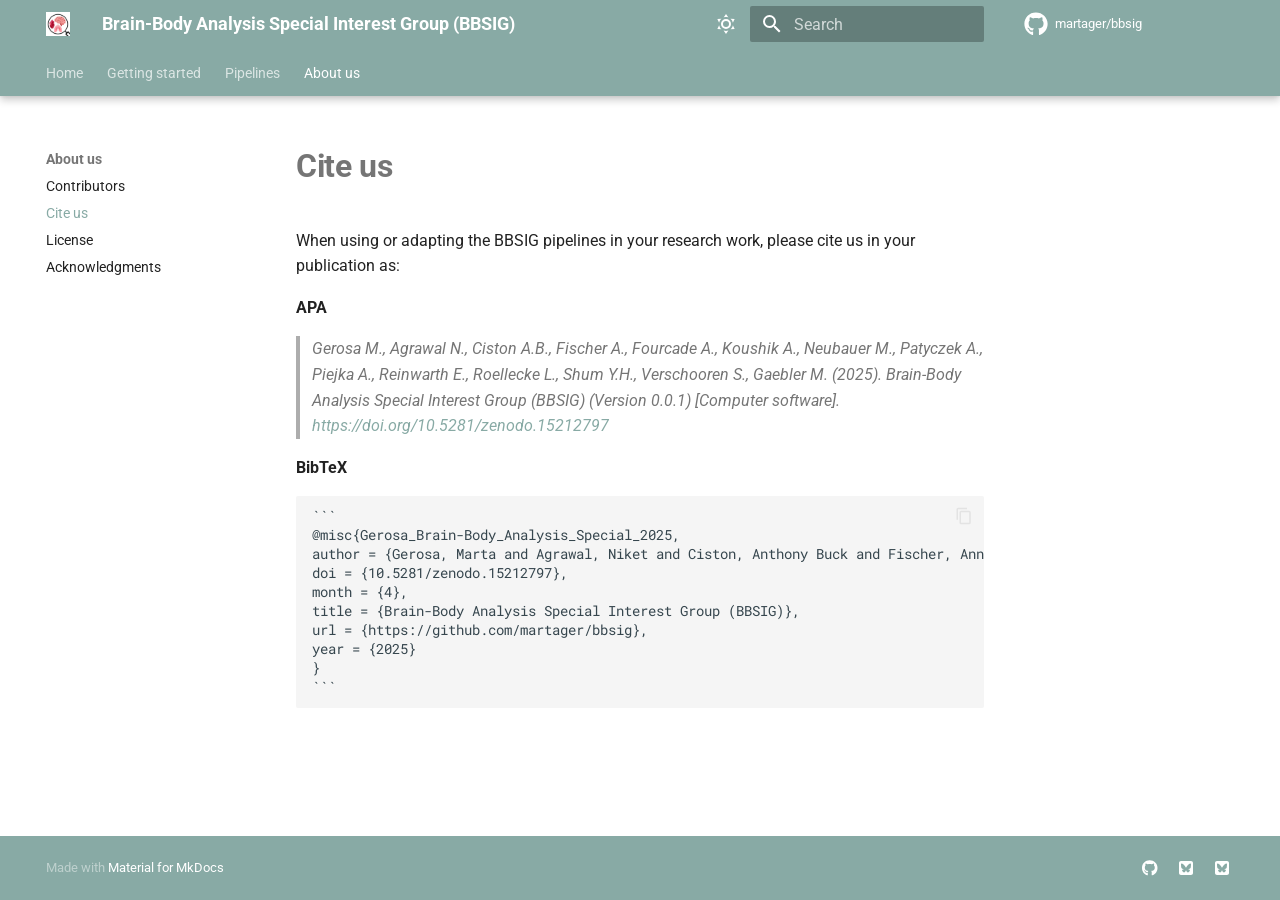
<file: cite-us/index.html>
<!doctype html>
<html lang="en" class="no-js">
  <head>
    
      <meta charset="utf-8">
      <meta name="viewport" content="width=device-width,initial-scale=1">
      
        <meta name="description" content="Brain-Body Analysis Special Interest Group (BBSIG) - reproducible, open-access pipelines for peripheral physiology analysis">
      
      
      
        <link rel="canonical" href="https://martager.github.io/bbsig/cite-us/">
      
      
        <link rel="prev" href="../contributors/">
      
      
        <link rel="next" href="../license/">
      
      
      <link rel="icon" href="../assets/images/favicon.ico">
      <meta name="generator" content="mkdocs-1.6.1, mkdocs-material-9.6.11">
    
    
      
        <title>Cite us - Brain-Body Analysis Special Interest Group (BBSIG)</title>
      
    
    
      <link rel="stylesheet" href="../assets/stylesheets/main.4af4bdda.min.css">
      
        
        <link rel="stylesheet" href="../assets/stylesheets/palette.06af60db.min.css">
      
      


    
    
      
    
    
      
        
        
        <link rel="preconnect" href="https://fonts.gstatic.com" crossorigin>
        <link rel="stylesheet" href="https://fonts.googleapis.com/css?family=Roboto:300,300i,400,400i,700,700i%7CRoboto+Mono:400,400i,700,700i&display=fallback">
        <style>:root{--md-text-font:"Roboto";--md-code-font:"Roboto Mono"}</style>
      
    
    
      <link rel="stylesheet" href="../css/extra.css">
    
    <script>__md_scope=new URL("..",location),__md_hash=e=>[...e].reduce(((e,_)=>(e<<5)-e+_.charCodeAt(0)),0),__md_get=(e,_=localStorage,t=__md_scope)=>JSON.parse(_.getItem(t.pathname+"."+e)),__md_set=(e,_,t=localStorage,a=__md_scope)=>{try{t.setItem(a.pathname+"."+e,JSON.stringify(_))}catch(e){}}</script>
    
      

    
    
    
  </head>
  
  
    
    
      
    
    
    
    
    <body dir="ltr" data-md-color-scheme="default" data-md-color-primary="custom" data-md-color-accent="custom">
  
    
    <input class="md-toggle" data-md-toggle="drawer" type="checkbox" id="__drawer" autocomplete="off">
    <input class="md-toggle" data-md-toggle="search" type="checkbox" id="__search" autocomplete="off">
    <label class="md-overlay" for="__drawer"></label>
    <div data-md-component="skip">
      
        
        <a href="#cite-us" class="md-skip">
          Skip to content
        </a>
      
    </div>
    <div data-md-component="announce">
      
    </div>
    
    
      

  

<header class="md-header md-header--shadow md-header--lifted" data-md-component="header">
  <nav class="md-header__inner md-grid" aria-label="Header">
    <a href=".." title="Brain-Body Analysis Special Interest Group (BBSIG)" class="md-header__button md-logo" aria-label="Brain-Body Analysis Special Interest Group (BBSIG)" data-md-component="logo">
      
  <img src="../bbsig_logo.png" alt="logo">

    </a>
    <label class="md-header__button md-icon" for="__drawer">
      
      <svg xmlns="http://www.w3.org/2000/svg" viewBox="0 0 24 24"><path d="M3 6h18v2H3zm0 5h18v2H3zm0 5h18v2H3z"/></svg>
    </label>
    <div class="md-header__title" data-md-component="header-title">
      <div class="md-header__ellipsis">
        <div class="md-header__topic">
          <span class="md-ellipsis">
            Brain-Body Analysis Special Interest Group (BBSIG)
          </span>
        </div>
        <div class="md-header__topic" data-md-component="header-topic">
          <span class="md-ellipsis">
            
              Cite us
            
          </span>
        </div>
      </div>
    </div>
    
      
        <form class="md-header__option" data-md-component="palette">
  
    
    
    
    <input class="md-option" data-md-color-media="(prefers-color-scheme: light)" data-md-color-scheme="default" data-md-color-primary="custom" data-md-color-accent="custom"  aria-label="Switch to dark mode"  type="radio" name="__palette" id="__palette_0">
    
      <label class="md-header__button md-icon" title="Switch to dark mode" for="__palette_1" hidden>
        <svg xmlns="http://www.w3.org/2000/svg" viewBox="0 0 24 24"><path d="M12 7a5 5 0 0 1 5 5 5 5 0 0 1-5 5 5 5 0 0 1-5-5 5 5 0 0 1 5-5m0 2a3 3 0 0 0-3 3 3 3 0 0 0 3 3 3 3 0 0 0 3-3 3 3 0 0 0-3-3m0-7 2.39 3.42C13.65 5.15 12.84 5 12 5s-1.65.15-2.39.42zM3.34 7l4.16-.35A7.2 7.2 0 0 0 5.94 8.5c-.44.74-.69 1.5-.83 2.29zm.02 10 1.76-3.77a7.131 7.131 0 0 0 2.38 4.14zM20.65 7l-1.77 3.79a7.02 7.02 0 0 0-2.38-4.15zm-.01 10-4.14.36c.59-.51 1.12-1.14 1.54-1.86.42-.73.69-1.5.83-2.29zM12 22l-2.41-3.44c.74.27 1.55.44 2.41.44.82 0 1.63-.17 2.37-.44z"/></svg>
      </label>
    
  
    
    
    
    <input class="md-option" data-md-color-media="(prefers-color-scheme: dark)" data-md-color-scheme="slate" data-md-color-primary="custom" data-md-color-accent="custom"  aria-label="Switch to light mode"  type="radio" name="__palette" id="__palette_1">
    
      <label class="md-header__button md-icon" title="Switch to light mode" for="__palette_0" hidden>
        <svg xmlns="http://www.w3.org/2000/svg" viewBox="0 0 24 24"><path d="m17.75 4.09-2.53 1.94.91 3.06-2.63-1.81-2.63 1.81.91-3.06-2.53-1.94L12.44 4l1.06-3 1.06 3zm3.5 6.91-1.64 1.25.59 1.98-1.7-1.17-1.7 1.17.59-1.98L15.75 11l2.06-.05L18.5 9l.69 1.95zm-2.28 4.95c.83-.08 1.72 1.1 1.19 1.85-.32.45-.66.87-1.08 1.27C15.17 23 8.84 23 4.94 19.07c-3.91-3.9-3.91-10.24 0-14.14.4-.4.82-.76 1.27-1.08.75-.53 1.93.36 1.85 1.19-.27 2.86.69 5.83 2.89 8.02a9.96 9.96 0 0 0 8.02 2.89m-1.64 2.02a12.08 12.08 0 0 1-7.8-3.47c-2.17-2.19-3.33-5-3.49-7.82-2.81 3.14-2.7 7.96.31 10.98 3.02 3.01 7.84 3.12 10.98.31"/></svg>
      </label>
    
  
</form>
      
    
    
      <script>var palette=__md_get("__palette");if(palette&&palette.color){if("(prefers-color-scheme)"===palette.color.media){var media=matchMedia("(prefers-color-scheme: light)"),input=document.querySelector(media.matches?"[data-md-color-media='(prefers-color-scheme: light)']":"[data-md-color-media='(prefers-color-scheme: dark)']");palette.color.media=input.getAttribute("data-md-color-media"),palette.color.scheme=input.getAttribute("data-md-color-scheme"),palette.color.primary=input.getAttribute("data-md-color-primary"),palette.color.accent=input.getAttribute("data-md-color-accent")}for(var[key,value]of Object.entries(palette.color))document.body.setAttribute("data-md-color-"+key,value)}</script>
    
    
    
      
      
        <label class="md-header__button md-icon" for="__search">
          
          <svg xmlns="http://www.w3.org/2000/svg" viewBox="0 0 24 24"><path d="M9.5 3A6.5 6.5 0 0 1 16 9.5c0 1.61-.59 3.09-1.56 4.23l.27.27h.79l5 5-1.5 1.5-5-5v-.79l-.27-.27A6.52 6.52 0 0 1 9.5 16 6.5 6.5 0 0 1 3 9.5 6.5 6.5 0 0 1 9.5 3m0 2C7 5 5 7 5 9.5S7 14 9.5 14 14 12 14 9.5 12 5 9.5 5"/></svg>
        </label>
        <div class="md-search" data-md-component="search" role="dialog">
  <label class="md-search__overlay" for="__search"></label>
  <div class="md-search__inner" role="search">
    <form class="md-search__form" name="search">
      <input type="text" class="md-search__input" name="query" aria-label="Search" placeholder="Search" autocapitalize="off" autocorrect="off" autocomplete="off" spellcheck="false" data-md-component="search-query" required>
      <label class="md-search__icon md-icon" for="__search">
        
        <svg xmlns="http://www.w3.org/2000/svg" viewBox="0 0 24 24"><path d="M9.5 3A6.5 6.5 0 0 1 16 9.5c0 1.61-.59 3.09-1.56 4.23l.27.27h.79l5 5-1.5 1.5-5-5v-.79l-.27-.27A6.52 6.52 0 0 1 9.5 16 6.5 6.5 0 0 1 3 9.5 6.5 6.5 0 0 1 9.5 3m0 2C7 5 5 7 5 9.5S7 14 9.5 14 14 12 14 9.5 12 5 9.5 5"/></svg>
        
        <svg xmlns="http://www.w3.org/2000/svg" viewBox="0 0 24 24"><path d="M20 11v2H8l5.5 5.5-1.42 1.42L4.16 12l7.92-7.92L13.5 5.5 8 11z"/></svg>
      </label>
      <nav class="md-search__options" aria-label="Search">
        
        <button type="reset" class="md-search__icon md-icon" title="Clear" aria-label="Clear" tabindex="-1">
          
          <svg xmlns="http://www.w3.org/2000/svg" viewBox="0 0 24 24"><path d="M19 6.41 17.59 5 12 10.59 6.41 5 5 6.41 10.59 12 5 17.59 6.41 19 12 13.41 17.59 19 19 17.59 13.41 12z"/></svg>
        </button>
      </nav>
      
        <div class="md-search__suggest" data-md-component="search-suggest"></div>
      
    </form>
    <div class="md-search__output">
      <div class="md-search__scrollwrap" tabindex="0" data-md-scrollfix>
        <div class="md-search-result" data-md-component="search-result">
          <div class="md-search-result__meta">
            Initializing search
          </div>
          <ol class="md-search-result__list" role="presentation"></ol>
        </div>
      </div>
    </div>
  </div>
</div>
      
    
    
      <div class="md-header__source">
        <a href="https://github.com/martager/bbsig" title="Go to repository" class="md-source" data-md-component="source">
  <div class="md-source__icon md-icon">
    
    <svg xmlns="http://www.w3.org/2000/svg" viewBox="0 0 496 512"><!--! Font Awesome Free 6.7.2 by @fontawesome - https://fontawesome.com License - https://fontawesome.com/license/free (Icons: CC BY 4.0, Fonts: SIL OFL 1.1, Code: MIT License) Copyright 2024 Fonticons, Inc.--><path d="M165.9 397.4c0 2-2.3 3.6-5.2 3.6-3.3.3-5.6-1.3-5.6-3.6 0-2 2.3-3.6 5.2-3.6 3-.3 5.6 1.3 5.6 3.6m-31.1-4.5c-.7 2 1.3 4.3 4.3 4.9 2.6 1 5.6 0 6.2-2s-1.3-4.3-4.3-5.2c-2.6-.7-5.5.3-6.2 2.3m44.2-1.7c-2.9.7-4.9 2.6-4.6 4.9.3 2 2.9 3.3 5.9 2.6 2.9-.7 4.9-2.6 4.6-4.6-.3-1.9-3-3.2-5.9-2.9M244.8 8C106.1 8 0 113.3 0 252c0 110.9 69.8 205.8 169.5 239.2 12.8 2.3 17.3-5.6 17.3-12.1 0-6.2-.3-40.4-.3-61.4 0 0-70 15-84.7-29.8 0 0-11.4-29.1-27.8-36.6 0 0-22.9-15.7 1.6-15.4 0 0 24.9 2 38.6 25.8 21.9 38.6 58.6 27.5 72.9 20.9 2.3-16 8.8-27.1 16-33.7-55.9-6.2-112.3-14.3-112.3-110.5 0-27.5 7.6-41.3 23.6-58.9-2.6-6.5-11.1-33.3 2.6-67.9 20.9-6.5 69 27 69 27 20-5.6 41.5-8.5 62.8-8.5s42.8 2.9 62.8 8.5c0 0 48.1-33.6 69-27 13.7 34.7 5.2 61.4 2.6 67.9 16 17.7 25.8 31.5 25.8 58.9 0 96.5-58.9 104.2-114.8 110.5 9.2 7.9 17 22.9 17 46.4 0 33.7-.3 75.4-.3 83.6 0 6.5 4.6 14.4 17.3 12.1C428.2 457.8 496 362.9 496 252 496 113.3 383.5 8 244.8 8M97.2 352.9c-1.3 1-1 3.3.7 5.2 1.6 1.6 3.9 2.3 5.2 1 1.3-1 1-3.3-.7-5.2-1.6-1.6-3.9-2.3-5.2-1m-10.8-8.1c-.7 1.3.3 2.9 2.3 3.9 1.6 1 3.6.7 4.3-.7.7-1.3-.3-2.9-2.3-3.9-2-.6-3.6-.3-4.3.7m32.4 35.6c-1.6 1.3-1 4.3 1.3 6.2 2.3 2.3 5.2 2.6 6.5 1 1.3-1.3.7-4.3-1.3-6.2-2.2-2.3-5.2-2.6-6.5-1m-11.4-14.7c-1.6 1-1.6 3.6 0 5.9s4.3 3.3 5.6 2.3c1.6-1.3 1.6-3.9 0-6.2-1.4-2.3-4-3.3-5.6-2"/></svg>
  </div>
  <div class="md-source__repository">
    martager/bbsig
  </div>
</a>
      </div>
    
  </nav>
  
    
      
<nav class="md-tabs" aria-label="Tabs" data-md-component="tabs">
  <div class="md-grid">
    <ul class="md-tabs__list">
      
        
  
  
  
  
    
    
      <li class="md-tabs__item">
        <a href=".." class="md-tabs__link">
          
  
  
  Home

        </a>
      </li>
    
  

      
        
  
  
  
  
    
    
      <li class="md-tabs__item">
        <a href="../overview/" class="md-tabs__link">
          
  
  
  Getting started

        </a>
      </li>
    
  

      
        
  
  
  
  
    
    
      <li class="md-tabs__item">
        <a href="../ecg-preprocessing/" class="md-tabs__link">
          
  
  
  Pipelines

        </a>
      </li>
    
  

      
        
  
  
  
    
  
  
    
    
      <li class="md-tabs__item md-tabs__item--active">
        <a href="../contributors/" class="md-tabs__link">
          
  
  
  About us

        </a>
      </li>
    
  

      
    </ul>
  </div>
</nav>
    
  
</header>
    
    <div class="md-container" data-md-component="container">
      
      
        
      
      <main class="md-main" data-md-component="main">
        <div class="md-main__inner md-grid">
          
            
              
              <div class="md-sidebar md-sidebar--primary" data-md-component="sidebar" data-md-type="navigation" >
                <div class="md-sidebar__scrollwrap">
                  <div class="md-sidebar__inner">
                    


  


<nav class="md-nav md-nav--primary md-nav--lifted" aria-label="Navigation" data-md-level="0">
  <label class="md-nav__title" for="__drawer">
    <a href=".." title="Brain-Body Analysis Special Interest Group (BBSIG)" class="md-nav__button md-logo" aria-label="Brain-Body Analysis Special Interest Group (BBSIG)" data-md-component="logo">
      
  <img src="../bbsig_logo.png" alt="logo">

    </a>
    Brain-Body Analysis Special Interest Group (BBSIG)
  </label>
  
    <div class="md-nav__source">
      <a href="https://github.com/martager/bbsig" title="Go to repository" class="md-source" data-md-component="source">
  <div class="md-source__icon md-icon">
    
    <svg xmlns="http://www.w3.org/2000/svg" viewBox="0 0 496 512"><!--! Font Awesome Free 6.7.2 by @fontawesome - https://fontawesome.com License - https://fontawesome.com/license/free (Icons: CC BY 4.0, Fonts: SIL OFL 1.1, Code: MIT License) Copyright 2024 Fonticons, Inc.--><path d="M165.9 397.4c0 2-2.3 3.6-5.2 3.6-3.3.3-5.6-1.3-5.6-3.6 0-2 2.3-3.6 5.2-3.6 3-.3 5.6 1.3 5.6 3.6m-31.1-4.5c-.7 2 1.3 4.3 4.3 4.9 2.6 1 5.6 0 6.2-2s-1.3-4.3-4.3-5.2c-2.6-.7-5.5.3-6.2 2.3m44.2-1.7c-2.9.7-4.9 2.6-4.6 4.9.3 2 2.9 3.3 5.9 2.6 2.9-.7 4.9-2.6 4.6-4.6-.3-1.9-3-3.2-5.9-2.9M244.8 8C106.1 8 0 113.3 0 252c0 110.9 69.8 205.8 169.5 239.2 12.8 2.3 17.3-5.6 17.3-12.1 0-6.2-.3-40.4-.3-61.4 0 0-70 15-84.7-29.8 0 0-11.4-29.1-27.8-36.6 0 0-22.9-15.7 1.6-15.4 0 0 24.9 2 38.6 25.8 21.9 38.6 58.6 27.5 72.9 20.9 2.3-16 8.8-27.1 16-33.7-55.9-6.2-112.3-14.3-112.3-110.5 0-27.5 7.6-41.3 23.6-58.9-2.6-6.5-11.1-33.3 2.6-67.9 20.9-6.5 69 27 69 27 20-5.6 41.5-8.5 62.8-8.5s42.8 2.9 62.8 8.5c0 0 48.1-33.6 69-27 13.7 34.7 5.2 61.4 2.6 67.9 16 17.7 25.8 31.5 25.8 58.9 0 96.5-58.9 104.2-114.8 110.5 9.2 7.9 17 22.9 17 46.4 0 33.7-.3 75.4-.3 83.6 0 6.5 4.6 14.4 17.3 12.1C428.2 457.8 496 362.9 496 252 496 113.3 383.5 8 244.8 8M97.2 352.9c-1.3 1-1 3.3.7 5.2 1.6 1.6 3.9 2.3 5.2 1 1.3-1 1-3.3-.7-5.2-1.6-1.6-3.9-2.3-5.2-1m-10.8-8.1c-.7 1.3.3 2.9 2.3 3.9 1.6 1 3.6.7 4.3-.7.7-1.3-.3-2.9-2.3-3.9-2-.6-3.6-.3-4.3.7m32.4 35.6c-1.6 1.3-1 4.3 1.3 6.2 2.3 2.3 5.2 2.6 6.5 1 1.3-1.3.7-4.3-1.3-6.2-2.2-2.3-5.2-2.6-6.5-1m-11.4-14.7c-1.6 1-1.6 3.6 0 5.9s4.3 3.3 5.6 2.3c1.6-1.3 1.6-3.9 0-6.2-1.4-2.3-4-3.3-5.6-2"/></svg>
  </div>
  <div class="md-source__repository">
    martager/bbsig
  </div>
</a>
    </div>
  
  <ul class="md-nav__list" data-md-scrollfix>
    
      
      
  
  
  
  
    
    
    
    
      
      
    
    
    <li class="md-nav__item md-nav__item--nested">
      
        
        
        <input class="md-nav__toggle md-toggle " type="checkbox" id="__nav_1" >
        
          
          <label class="md-nav__link" for="__nav_1" id="__nav_1_label" tabindex="0">
            
  
  
  <span class="md-ellipsis">
    Home
    
  </span>
  

            <span class="md-nav__icon md-icon"></span>
          </label>
        
        <nav class="md-nav" data-md-level="1" aria-labelledby="__nav_1_label" aria-expanded="false">
          <label class="md-nav__title" for="__nav_1">
            <span class="md-nav__icon md-icon"></span>
            Home
          </label>
          <ul class="md-nav__list" data-md-scrollfix>
            
              
                
  
  
  
  
    <li class="md-nav__item">
      <a href=".." class="md-nav__link">
        
  
  
  <span class="md-ellipsis">
    Overview
    
  </span>
  

      </a>
    </li>
  

              
            
          </ul>
        </nav>
      
    </li>
  

    
      
      
  
  
  
  
    
    
    
    
      
      
    
    
    <li class="md-nav__item md-nav__item--nested">
      
        
        
        <input class="md-nav__toggle md-toggle " type="checkbox" id="__nav_2" >
        
          
          <label class="md-nav__link" for="__nav_2" id="__nav_2_label" tabindex="0">
            
  
  
  <span class="md-ellipsis">
    Getting started
    
  </span>
  

            <span class="md-nav__icon md-icon"></span>
          </label>
        
        <nav class="md-nav" data-md-level="1" aria-labelledby="__nav_2_label" aria-expanded="false">
          <label class="md-nav__title" for="__nav_2">
            <span class="md-nav__icon md-icon"></span>
            Getting started
          </label>
          <ul class="md-nav__list" data-md-scrollfix>
            
              
                
  
  
  
  
    <li class="md-nav__item">
      <a href="../overview/" class="md-nav__link">
        
  
  
  <span class="md-ellipsis">
    Quick overview
    
  </span>
  

      </a>
    </li>
  

              
            
              
                
  
  
  
  
    <li class="md-nav__item">
      <a href="../setup-bbsig-env/" class="md-nav__link">
        
  
  
  <span class="md-ellipsis">
    Create the virtual environment
    
  </span>
  

      </a>
    </li>
  

              
            
              
                
  
  
  
  
    <li class="md-nav__item">
      <a href="../bids-structure/" class="md-nav__link">
        
  
  
  <span class="md-ellipsis">
    Organize your BIDS folders
    
  </span>
  

      </a>
    </li>
  

              
            
              
                
  
  
  
  
    <li class="md-nav__item">
      <a href="../faqs/" class="md-nav__link">
        
  
  
  <span class="md-ellipsis">
    FAQs
    
  </span>
  

      </a>
    </li>
  

              
            
          </ul>
        </nav>
      
    </li>
  

    
      
      
  
  
  
  
    
    
    
    
      
      
    
    
    <li class="md-nav__item md-nav__item--nested">
      
        
        
        <input class="md-nav__toggle md-toggle " type="checkbox" id="__nav_3" >
        
          
          <label class="md-nav__link" for="__nav_3" id="__nav_3_label" tabindex="0">
            
  
  
  <span class="md-ellipsis">
    Pipelines
    
  </span>
  

            <span class="md-nav__icon md-icon"></span>
          </label>
        
        <nav class="md-nav" data-md-level="1" aria-labelledby="__nav_3_label" aria-expanded="false">
          <label class="md-nav__title" for="__nav_3">
            <span class="md-nav__icon md-icon"></span>
            Pipelines
          </label>
          <ul class="md-nav__list" data-md-scrollfix>
            
              
                
  
  
  
  
    <li class="md-nav__item">
      <a href="../ecg-preprocessing/" class="md-nav__link">
        
  
  
  <span class="md-ellipsis">
    ECG preprocessing
    
  </span>
  

      </a>
    </li>
  

              
            
              
                
  
  
  
  
    <li class="md-nav__item">
      <a href="../ppg-preprocessing/" class="md-nav__link">
        
  
  
  <span class="md-ellipsis">
    PPG preprocessing
    
  </span>
  

      </a>
    </li>
  

              
            
              
                
  
  
  
  
    <li class="md-nav__item">
      <a href="../hrv-analysis/" class="md-nav__link">
        
  
  
  <span class="md-ellipsis">
    HRV analysis
    
  </span>
  

      </a>
    </li>
  

              
            
          </ul>
        </nav>
      
    </li>
  

    
      
      
  
  
    
  
  
  
    
    
    
    
      
        
        
      
      
    
    
    <li class="md-nav__item md-nav__item--active md-nav__item--section md-nav__item--nested">
      
        
        
        <input class="md-nav__toggle md-toggle " type="checkbox" id="__nav_4" checked>
        
          
          <label class="md-nav__link" for="__nav_4" id="__nav_4_label" tabindex="">
            
  
  
  <span class="md-ellipsis">
    About us
    
  </span>
  

            <span class="md-nav__icon md-icon"></span>
          </label>
        
        <nav class="md-nav" data-md-level="1" aria-labelledby="__nav_4_label" aria-expanded="true">
          <label class="md-nav__title" for="__nav_4">
            <span class="md-nav__icon md-icon"></span>
            About us
          </label>
          <ul class="md-nav__list" data-md-scrollfix>
            
              
                
  
  
  
  
    <li class="md-nav__item">
      <a href="../contributors/" class="md-nav__link">
        
  
  
  <span class="md-ellipsis">
    Contributors
    
  </span>
  

      </a>
    </li>
  

              
            
              
                
  
  
    
  
  
  
    <li class="md-nav__item md-nav__item--active">
      
      <input class="md-nav__toggle md-toggle" type="checkbox" id="__toc">
      
      
        
      
      
      <a href="./" class="md-nav__link md-nav__link--active">
        
  
  
  <span class="md-ellipsis">
    Cite us
    
  </span>
  

      </a>
      
    </li>
  

              
            
              
                
  
  
  
  
    <li class="md-nav__item">
      <a href="../license/" class="md-nav__link">
        
  
  
  <span class="md-ellipsis">
    License
    
  </span>
  

      </a>
    </li>
  

              
            
              
                
  
  
  
  
    <li class="md-nav__item">
      <a href="../acknowledgments/" class="md-nav__link">
        
  
  
  <span class="md-ellipsis">
    Acknowledgments
    
  </span>
  

      </a>
    </li>
  

              
            
          </ul>
        </nav>
      
    </li>
  

    
  </ul>
</nav>
                  </div>
                </div>
              </div>
            
            
              
              <div class="md-sidebar md-sidebar--secondary" data-md-component="sidebar" data-md-type="toc" >
                <div class="md-sidebar__scrollwrap">
                  <div class="md-sidebar__inner">
                    

<nav class="md-nav md-nav--secondary" aria-label="Table of contents">
  
  
  
    
  
  
</nav>
                  </div>
                </div>
              </div>
            
          
          
            <div class="md-content" data-md-component="content">
              <article class="md-content__inner md-typeset">
                
                  


  
  


<h1 id="cite-us"><strong>Cite us</strong><a class="headerlink" href="#cite-us" title="Permanent link">#</a></h1>
<p>When using or adapting the BBSIG pipelines in your research work, please cite us in your publication as: </p>
<p><strong>APA</strong></p>
<blockquote>
<p><em>Gerosa M., Agrawal N., Ciston A.B., Fischer A., Fourcade A., Koushik A., Neubauer M., Patyczek A., Piejka A., Reinwarth E., Roellecke L., Shum Y.H., Verschooren S., Gaebler M. (2025). Brain-Body Analysis Special Interest Group (BBSIG) (Version 0.0.1) [Computer software]. <a href="https://doi.org/10.5281/zenodo.15212797">https://doi.org/10.5281/zenodo.15212797</a></em></p>
</blockquote>
<p><strong>BibTeX</strong></p>
<div class="language-text highlight"><pre><span></span><code>```
@misc{Gerosa_Brain-Body_Analysis_Special_2025,
author = {Gerosa, Marta and Agrawal, Niket and Ciston, Anthony Buck and Fischer, Anna and Fourcade, Antonin and Koushik, Abhay and Neubauer, Mia and Patyczek, Agata and Piejka, Aleksandra and Reinwarth, Elias and Roellecke, Lucy and Shum, Yu Hei and Verschooren, Sam and Gaebler, Michael},
doi = {10.5281/zenodo.15212797},
month = {4},
title = {Brain-Body Analysis Special Interest Group (BBSIG)},
url = {https://github.com/martager/bbsig},
year = {2025}
}
```
</code></pre></div>












                
              </article>
            </div>
          
          
<script>var target=document.getElementById(location.hash.slice(1));target&&target.name&&(target.checked=target.name.startsWith("__tabbed_"))</script>
        </div>
        
          <button type="button" class="md-top md-icon" data-md-component="top" hidden>
  
  <svg xmlns="http://www.w3.org/2000/svg" viewBox="0 0 24 24"><path d="M13 20h-2V8l-5.5 5.5-1.42-1.42L12 4.16l7.92 7.92-1.42 1.42L13 8z"/></svg>
  Back to top
</button>
        
      </main>
      
        <footer class="md-footer">
  
  <div class="md-footer-meta md-typeset">
    <div class="md-footer-meta__inner md-grid">
      <div class="md-copyright">
  
  
    Made with
    <a href="https://squidfunk.github.io/mkdocs-material/" target="_blank" rel="noopener">
      Material for MkDocs
    </a>
  
</div>
      
        <div class="md-social">
  
    
    
    
    
    <a href="https://github.com/martager/bbsig" target="_blank" rel="noopener" title="BBSIG on GitHub" class="md-social__link">
      <svg xmlns="http://www.w3.org/2000/svg" viewBox="0 0 496 512"><!--! Font Awesome Free 6.7.2 by @fontawesome - https://fontawesome.com License - https://fontawesome.com/license/free (Icons: CC BY 4.0, Fonts: SIL OFL 1.1, Code: MIT License) Copyright 2024 Fonticons, Inc.--><path d="M165.9 397.4c0 2-2.3 3.6-5.2 3.6-3.3.3-5.6-1.3-5.6-3.6 0-2 2.3-3.6 5.2-3.6 3-.3 5.6 1.3 5.6 3.6m-31.1-4.5c-.7 2 1.3 4.3 4.3 4.9 2.6 1 5.6 0 6.2-2s-1.3-4.3-4.3-5.2c-2.6-.7-5.5.3-6.2 2.3m44.2-1.7c-2.9.7-4.9 2.6-4.6 4.9.3 2 2.9 3.3 5.9 2.6 2.9-.7 4.9-2.6 4.6-4.6-.3-1.9-3-3.2-5.9-2.9M244.8 8C106.1 8 0 113.3 0 252c0 110.9 69.8 205.8 169.5 239.2 12.8 2.3 17.3-5.6 17.3-12.1 0-6.2-.3-40.4-.3-61.4 0 0-70 15-84.7-29.8 0 0-11.4-29.1-27.8-36.6 0 0-22.9-15.7 1.6-15.4 0 0 24.9 2 38.6 25.8 21.9 38.6 58.6 27.5 72.9 20.9 2.3-16 8.8-27.1 16-33.7-55.9-6.2-112.3-14.3-112.3-110.5 0-27.5 7.6-41.3 23.6-58.9-2.6-6.5-11.1-33.3 2.6-67.9 20.9-6.5 69 27 69 27 20-5.6 41.5-8.5 62.8-8.5s42.8 2.9 62.8 8.5c0 0 48.1-33.6 69-27 13.7 34.7 5.2 61.4 2.6 67.9 16 17.7 25.8 31.5 25.8 58.9 0 96.5-58.9 104.2-114.8 110.5 9.2 7.9 17 22.9 17 46.4 0 33.7-.3 75.4-.3 83.6 0 6.5 4.6 14.4 17.3 12.1C428.2 457.8 496 362.9 496 252 496 113.3 383.5 8 244.8 8M97.2 352.9c-1.3 1-1 3.3.7 5.2 1.6 1.6 3.9 2.3 5.2 1 1.3-1 1-3.3-.7-5.2-1.6-1.6-3.9-2.3-5.2-1m-10.8-8.1c-.7 1.3.3 2.9 2.3 3.9 1.6 1 3.6.7 4.3-.7.7-1.3-.3-2.9-2.3-3.9-2-.6-3.6-.3-4.3.7m32.4 35.6c-1.6 1.3-1 4.3 1.3 6.2 2.3 2.3 5.2 2.6 6.5 1 1.3-1.3.7-4.3-1.3-6.2-2.2-2.3-5.2-2.6-6.5-1m-11.4-14.7c-1.6 1-1.6 3.6 0 5.9s4.3 3.3 5.6 2.3c1.6-1.3 1.6-3.9 0-6.2-1.4-2.3-4-3.3-5.6-2"/></svg>
    </a>
  
    
    
    
    
    <a href="https://bsky.app/profile/mbe-lab.bsky.social" target="_blank" rel="noopener" title="mbe-lab on Bluesky" class="md-social__link">
      <svg xmlns="http://www.w3.org/2000/svg" viewBox="0 0 448 512"><!--! Font Awesome Free 6.7.2 by @fontawesome - https://fontawesome.com License - https://fontawesome.com/license/free (Icons: CC BY 4.0, Fonts: SIL OFL 1.1, Code: MIT License) Copyright 2024 Fonticons, Inc.--><path d="M64 32C28.7 32 0 60.7 0 96v320c0 35.3 28.7 64 64 64h320c35.3 0 64-28.7 64-64V96c0-35.3-28.7-64-64-64zm160 215.4c14.5-30 54-85.8 90.7-113.3 26.5-19.9 69.3-35.2 69.3 13.7 0 9.8-5.6 82.1-8.9 93.8-11.4 40.8-53 51.2-90 44.9 64.7 11 81.2 47.5 45.6 84-67.5 69.3-97-17.4-104.6-39.6l-.3-.9c-.9-2.6-1.4-4.1-1.8-4.1s-.9 1.5-1.8 4.1l-.3.9c-7.6 22.2-37.1 108.8-104.6 39.6-35.5-36.5-19.1-73 45.6-84-37 6.3-78.6-4.1-90-44.9-3.3-11.7-8.9-84-8.9-93.8 0-48.9 42.9-33.5 69.3-13.7 36.7 27.5 76.2 83.4 90.7 113.3"/></svg>
    </a>
  
    
    
    
    
    <a href="https://bsky.app/profile/martager.bsky.social" target="_blank" rel="noopener" title="martager on Bluesky" class="md-social__link">
      <svg xmlns="http://www.w3.org/2000/svg" viewBox="0 0 448 512"><!--! Font Awesome Free 6.7.2 by @fontawesome - https://fontawesome.com License - https://fontawesome.com/license/free (Icons: CC BY 4.0, Fonts: SIL OFL 1.1, Code: MIT License) Copyright 2024 Fonticons, Inc.--><path d="M64 32C28.7 32 0 60.7 0 96v320c0 35.3 28.7 64 64 64h320c35.3 0 64-28.7 64-64V96c0-35.3-28.7-64-64-64zm160 215.4c14.5-30 54-85.8 90.7-113.3 26.5-19.9 69.3-35.2 69.3 13.7 0 9.8-5.6 82.1-8.9 93.8-11.4 40.8-53 51.2-90 44.9 64.7 11 81.2 47.5 45.6 84-67.5 69.3-97-17.4-104.6-39.6l-.3-.9c-.9-2.6-1.4-4.1-1.8-4.1s-.9 1.5-1.8 4.1l-.3.9c-7.6 22.2-37.1 108.8-104.6 39.6-35.5-36.5-19.1-73 45.6-84-37 6.3-78.6-4.1-90-44.9-3.3-11.7-8.9-84-8.9-93.8 0-48.9 42.9-33.5 69.3-13.7 36.7 27.5 76.2 83.4 90.7 113.3"/></svg>
    </a>
  
</div>
      
    </div>
  </div>
</footer>
      
    </div>
    <div class="md-dialog" data-md-component="dialog">
      <div class="md-dialog__inner md-typeset"></div>
    </div>
    
    
    
      
      <script id="__config" type="application/json">{"base": "..", "features": ["navigation.tabs", "navigation.tabs.sticky", "navigation.top", "search.highlight", "search.suggest", "toc.follow", "content.code.copy", "content.code.select"], "search": "../assets/javascripts/workers/search.f8cc74c7.min.js", "tags": null, "translations": {"clipboard.copied": "Copied to clipboard", "clipboard.copy": "Copy to clipboard", "search.result.more.one": "1 more on this page", "search.result.more.other": "# more on this page", "search.result.none": "No matching documents", "search.result.one": "1 matching document", "search.result.other": "# matching documents", "search.result.placeholder": "Type to start searching", "search.result.term.missing": "Missing", "select.version": "Select version"}, "version": null}</script>
    
    
      <script src="../assets/javascripts/bundle.c8b220af.min.js"></script>
      
    
  </body>
</html>
</file>
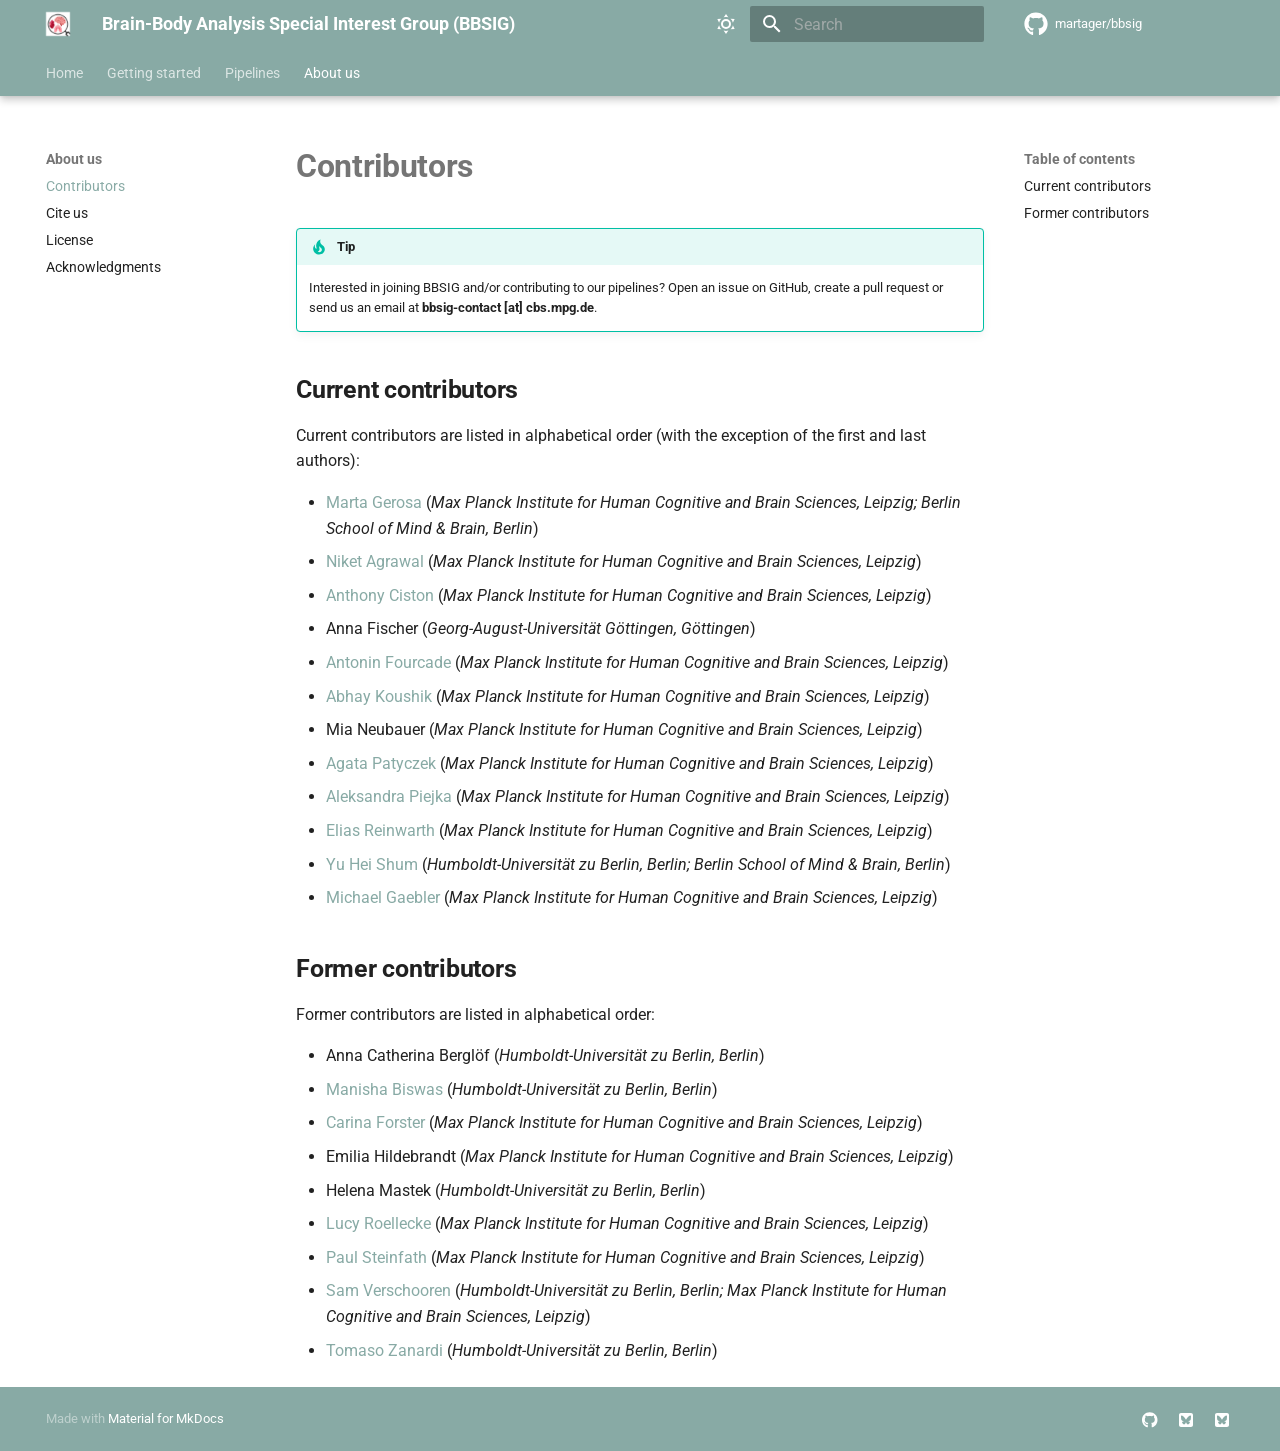
<file: contributors/index.html>
<!doctype html>
<html lang="en" class="no-js">
  <head>
    
      <meta charset="utf-8">
      <meta name="viewport" content="width=device-width,initial-scale=1">
      
        <meta name="description" content="Brain-Body Analysis Special Interest Group (BBSIG) - reproducible, open-access pipelines for peripheral physiology analysis">
      
      
      
        <link rel="canonical" href="https://martager.github.io/bbsig/contributors/">
      
      
        <link rel="prev" href="../hrv-analysis/">
      
      
        <link rel="next" href="../cite-us/">
      
      
      <link rel="icon" href="../assets/images/favicon.ico">
      <meta name="generator" content="mkdocs-1.6.1, mkdocs-material-9.6.11">
    
    
      
        <title>Contributors - Brain-Body Analysis Special Interest Group (BBSIG)</title>
      
    
    
      <link rel="stylesheet" href="../assets/stylesheets/main.4af4bdda.min.css">
      
        
        <link rel="stylesheet" href="../assets/stylesheets/palette.06af60db.min.css">
      
      


    
    
      
    
    
      
        
        
        <link rel="preconnect" href="https://fonts.gstatic.com" crossorigin>
        <link rel="stylesheet" href="https://fonts.googleapis.com/css?family=Roboto:300,300i,400,400i,700,700i%7CRoboto+Mono:400,400i,700,700i&display=fallback">
        <style>:root{--md-text-font:"Roboto";--md-code-font:"Roboto Mono"}</style>
      
    
    
      <link rel="stylesheet" href="../css/extra.css">
    
    <script>__md_scope=new URL("..",location),__md_hash=e=>[...e].reduce(((e,_)=>(e<<5)-e+_.charCodeAt(0)),0),__md_get=(e,_=localStorage,t=__md_scope)=>JSON.parse(_.getItem(t.pathname+"."+e)),__md_set=(e,_,t=localStorage,a=__md_scope)=>{try{t.setItem(a.pathname+"."+e,JSON.stringify(_))}catch(e){}}</script>
    
      

    
    
    
  </head>
  
  
    
    
      
    
    
    
    
    <body dir="ltr" data-md-color-scheme="default" data-md-color-primary="custom" data-md-color-accent="custom">
  
    
    <input class="md-toggle" data-md-toggle="drawer" type="checkbox" id="__drawer" autocomplete="off">
    <input class="md-toggle" data-md-toggle="search" type="checkbox" id="__search" autocomplete="off">
    <label class="md-overlay" for="__drawer"></label>
    <div data-md-component="skip">
      
        
        <a href="#contributors" class="md-skip">
          Skip to content
        </a>
      
    </div>
    <div data-md-component="announce">
      
    </div>
    
    
      

  

<header class="md-header md-header--shadow md-header--lifted" data-md-component="header">
  <nav class="md-header__inner md-grid" aria-label="Header">
    <a href=".." title="Brain-Body Analysis Special Interest Group (BBSIG)" class="md-header__button md-logo" aria-label="Brain-Body Analysis Special Interest Group (BBSIG)" data-md-component="logo">
      
  <img src="../bbsig_logo.png" alt="logo">

    </a>
    <label class="md-header__button md-icon" for="__drawer">
      
      <svg xmlns="http://www.w3.org/2000/svg" viewBox="0 0 24 24"><path d="M3 6h18v2H3zm0 5h18v2H3zm0 5h18v2H3z"/></svg>
    </label>
    <div class="md-header__title" data-md-component="header-title">
      <div class="md-header__ellipsis">
        <div class="md-header__topic">
          <span class="md-ellipsis">
            Brain-Body Analysis Special Interest Group (BBSIG)
          </span>
        </div>
        <div class="md-header__topic" data-md-component="header-topic">
          <span class="md-ellipsis">
            
              Contributors
            
          </span>
        </div>
      </div>
    </div>
    
      
        <form class="md-header__option" data-md-component="palette">
  
    
    
    
    <input class="md-option" data-md-color-media="(prefers-color-scheme: light)" data-md-color-scheme="default" data-md-color-primary="custom" data-md-color-accent="custom"  aria-label="Switch to dark mode"  type="radio" name="__palette" id="__palette_0">
    
      <label class="md-header__button md-icon" title="Switch to dark mode" for="__palette_1" hidden>
        <svg xmlns="http://www.w3.org/2000/svg" viewBox="0 0 24 24"><path d="M12 7a5 5 0 0 1 5 5 5 5 0 0 1-5 5 5 5 0 0 1-5-5 5 5 0 0 1 5-5m0 2a3 3 0 0 0-3 3 3 3 0 0 0 3 3 3 3 0 0 0 3-3 3 3 0 0 0-3-3m0-7 2.39 3.42C13.65 5.15 12.84 5 12 5s-1.65.15-2.39.42zM3.34 7l4.16-.35A7.2 7.2 0 0 0 5.94 8.5c-.44.74-.69 1.5-.83 2.29zm.02 10 1.76-3.77a7.131 7.131 0 0 0 2.38 4.14zM20.65 7l-1.77 3.79a7.02 7.02 0 0 0-2.38-4.15zm-.01 10-4.14.36c.59-.51 1.12-1.14 1.54-1.86.42-.73.69-1.5.83-2.29zM12 22l-2.41-3.44c.74.27 1.55.44 2.41.44.82 0 1.63-.17 2.37-.44z"/></svg>
      </label>
    
  
    
    
    
    <input class="md-option" data-md-color-media="(prefers-color-scheme: dark)" data-md-color-scheme="slate" data-md-color-primary="custom" data-md-color-accent="custom"  aria-label="Switch to light mode"  type="radio" name="__palette" id="__palette_1">
    
      <label class="md-header__button md-icon" title="Switch to light mode" for="__palette_0" hidden>
        <svg xmlns="http://www.w3.org/2000/svg" viewBox="0 0 24 24"><path d="m17.75 4.09-2.53 1.94.91 3.06-2.63-1.81-2.63 1.81.91-3.06-2.53-1.94L12.44 4l1.06-3 1.06 3zm3.5 6.91-1.64 1.25.59 1.98-1.7-1.17-1.7 1.17.59-1.98L15.75 11l2.06-.05L18.5 9l.69 1.95zm-2.28 4.95c.83-.08 1.72 1.1 1.19 1.85-.32.45-.66.87-1.08 1.27C15.17 23 8.84 23 4.94 19.07c-3.91-3.9-3.91-10.24 0-14.14.4-.4.82-.76 1.27-1.08.75-.53 1.93.36 1.85 1.19-.27 2.86.69 5.83 2.89 8.02a9.96 9.96 0 0 0 8.02 2.89m-1.64 2.02a12.08 12.08 0 0 1-7.8-3.47c-2.17-2.19-3.33-5-3.49-7.82-2.81 3.14-2.7 7.96.31 10.98 3.02 3.01 7.84 3.12 10.98.31"/></svg>
      </label>
    
  
</form>
      
    
    
      <script>var palette=__md_get("__palette");if(palette&&palette.color){if("(prefers-color-scheme)"===palette.color.media){var media=matchMedia("(prefers-color-scheme: light)"),input=document.querySelector(media.matches?"[data-md-color-media='(prefers-color-scheme: light)']":"[data-md-color-media='(prefers-color-scheme: dark)']");palette.color.media=input.getAttribute("data-md-color-media"),palette.color.scheme=input.getAttribute("data-md-color-scheme"),palette.color.primary=input.getAttribute("data-md-color-primary"),palette.color.accent=input.getAttribute("data-md-color-accent")}for(var[key,value]of Object.entries(palette.color))document.body.setAttribute("data-md-color-"+key,value)}</script>
    
    
    
      
      
        <label class="md-header__button md-icon" for="__search">
          
          <svg xmlns="http://www.w3.org/2000/svg" viewBox="0 0 24 24"><path d="M9.5 3A6.5 6.5 0 0 1 16 9.5c0 1.61-.59 3.09-1.56 4.23l.27.27h.79l5 5-1.5 1.5-5-5v-.79l-.27-.27A6.52 6.52 0 0 1 9.5 16 6.5 6.5 0 0 1 3 9.5 6.5 6.5 0 0 1 9.5 3m0 2C7 5 5 7 5 9.5S7 14 9.5 14 14 12 14 9.5 12 5 9.5 5"/></svg>
        </label>
        <div class="md-search" data-md-component="search" role="dialog">
  <label class="md-search__overlay" for="__search"></label>
  <div class="md-search__inner" role="search">
    <form class="md-search__form" name="search">
      <input type="text" class="md-search__input" name="query" aria-label="Search" placeholder="Search" autocapitalize="off" autocorrect="off" autocomplete="off" spellcheck="false" data-md-component="search-query" required>
      <label class="md-search__icon md-icon" for="__search">
        
        <svg xmlns="http://www.w3.org/2000/svg" viewBox="0 0 24 24"><path d="M9.5 3A6.5 6.5 0 0 1 16 9.5c0 1.61-.59 3.09-1.56 4.23l.27.27h.79l5 5-1.5 1.5-5-5v-.79l-.27-.27A6.52 6.52 0 0 1 9.5 16 6.5 6.5 0 0 1 3 9.5 6.5 6.5 0 0 1 9.5 3m0 2C7 5 5 7 5 9.5S7 14 9.5 14 14 12 14 9.5 12 5 9.5 5"/></svg>
        
        <svg xmlns="http://www.w3.org/2000/svg" viewBox="0 0 24 24"><path d="M20 11v2H8l5.5 5.5-1.42 1.42L4.16 12l7.92-7.92L13.5 5.5 8 11z"/></svg>
      </label>
      <nav class="md-search__options" aria-label="Search">
        
        <button type="reset" class="md-search__icon md-icon" title="Clear" aria-label="Clear" tabindex="-1">
          
          <svg xmlns="http://www.w3.org/2000/svg" viewBox="0 0 24 24"><path d="M19 6.41 17.59 5 12 10.59 6.41 5 5 6.41 10.59 12 5 17.59 6.41 19 12 13.41 17.59 19 19 17.59 13.41 12z"/></svg>
        </button>
      </nav>
      
        <div class="md-search__suggest" data-md-component="search-suggest"></div>
      
    </form>
    <div class="md-search__output">
      <div class="md-search__scrollwrap" tabindex="0" data-md-scrollfix>
        <div class="md-search-result" data-md-component="search-result">
          <div class="md-search-result__meta">
            Initializing search
          </div>
          <ol class="md-search-result__list" role="presentation"></ol>
        </div>
      </div>
    </div>
  </div>
</div>
      
    
    
      <div class="md-header__source">
        <a href="https://github.com/martager/bbsig" title="Go to repository" class="md-source" data-md-component="source">
  <div class="md-source__icon md-icon">
    
    <svg xmlns="http://www.w3.org/2000/svg" viewBox="0 0 496 512"><!--! Font Awesome Free 6.7.2 by @fontawesome - https://fontawesome.com License - https://fontawesome.com/license/free (Icons: CC BY 4.0, Fonts: SIL OFL 1.1, Code: MIT License) Copyright 2024 Fonticons, Inc.--><path d="M165.9 397.4c0 2-2.3 3.6-5.2 3.6-3.3.3-5.6-1.3-5.6-3.6 0-2 2.3-3.6 5.2-3.6 3-.3 5.6 1.3 5.6 3.6m-31.1-4.5c-.7 2 1.3 4.3 4.3 4.9 2.6 1 5.6 0 6.2-2s-1.3-4.3-4.3-5.2c-2.6-.7-5.5.3-6.2 2.3m44.2-1.7c-2.9.7-4.9 2.6-4.6 4.9.3 2 2.9 3.3 5.9 2.6 2.9-.7 4.9-2.6 4.6-4.6-.3-1.9-3-3.2-5.9-2.9M244.8 8C106.1 8 0 113.3 0 252c0 110.9 69.8 205.8 169.5 239.2 12.8 2.3 17.3-5.6 17.3-12.1 0-6.2-.3-40.4-.3-61.4 0 0-70 15-84.7-29.8 0 0-11.4-29.1-27.8-36.6 0 0-22.9-15.7 1.6-15.4 0 0 24.9 2 38.6 25.8 21.9 38.6 58.6 27.5 72.9 20.9 2.3-16 8.8-27.1 16-33.7-55.9-6.2-112.3-14.3-112.3-110.5 0-27.5 7.6-41.3 23.6-58.9-2.6-6.5-11.1-33.3 2.6-67.9 20.9-6.5 69 27 69 27 20-5.6 41.5-8.5 62.8-8.5s42.8 2.9 62.8 8.5c0 0 48.1-33.6 69-27 13.7 34.7 5.2 61.4 2.6 67.9 16 17.7 25.8 31.5 25.8 58.9 0 96.5-58.9 104.2-114.8 110.5 9.2 7.9 17 22.9 17 46.4 0 33.7-.3 75.4-.3 83.6 0 6.5 4.6 14.4 17.3 12.1C428.2 457.8 496 362.9 496 252 496 113.3 383.5 8 244.8 8M97.2 352.9c-1.3 1-1 3.3.7 5.2 1.6 1.6 3.9 2.3 5.2 1 1.3-1 1-3.3-.7-5.2-1.6-1.6-3.9-2.3-5.2-1m-10.8-8.1c-.7 1.3.3 2.9 2.3 3.9 1.6 1 3.6.7 4.3-.7.7-1.3-.3-2.9-2.3-3.9-2-.6-3.6-.3-4.3.7m32.4 35.6c-1.6 1.3-1 4.3 1.3 6.2 2.3 2.3 5.2 2.6 6.5 1 1.3-1.3.7-4.3-1.3-6.2-2.2-2.3-5.2-2.6-6.5-1m-11.4-14.7c-1.6 1-1.6 3.6 0 5.9s4.3 3.3 5.6 2.3c1.6-1.3 1.6-3.9 0-6.2-1.4-2.3-4-3.3-5.6-2"/></svg>
  </div>
  <div class="md-source__repository">
    martager/bbsig
  </div>
</a>
      </div>
    
  </nav>
  
    
      
<nav class="md-tabs" aria-label="Tabs" data-md-component="tabs">
  <div class="md-grid">
    <ul class="md-tabs__list">
      
        
  
  
  
  
    
    
      <li class="md-tabs__item">
        <a href=".." class="md-tabs__link">
          
  
  
  Home

        </a>
      </li>
    
  

      
        
  
  
  
  
    
    
      <li class="md-tabs__item">
        <a href="../overview/" class="md-tabs__link">
          
  
  
  Getting started

        </a>
      </li>
    
  

      
        
  
  
  
  
    
    
      <li class="md-tabs__item">
        <a href="../ecg-preprocessing/" class="md-tabs__link">
          
  
  
  Pipelines

        </a>
      </li>
    
  

      
        
  
  
  
    
  
  
    
    
      <li class="md-tabs__item md-tabs__item--active">
        <a href="./" class="md-tabs__link">
          
  
  
  About us

        </a>
      </li>
    
  

      
    </ul>
  </div>
</nav>
    
  
</header>
    
    <div class="md-container" data-md-component="container">
      
      
        
      
      <main class="md-main" data-md-component="main">
        <div class="md-main__inner md-grid">
          
            
              
              <div class="md-sidebar md-sidebar--primary" data-md-component="sidebar" data-md-type="navigation" >
                <div class="md-sidebar__scrollwrap">
                  <div class="md-sidebar__inner">
                    


  


<nav class="md-nav md-nav--primary md-nav--lifted" aria-label="Navigation" data-md-level="0">
  <label class="md-nav__title" for="__drawer">
    <a href=".." title="Brain-Body Analysis Special Interest Group (BBSIG)" class="md-nav__button md-logo" aria-label="Brain-Body Analysis Special Interest Group (BBSIG)" data-md-component="logo">
      
  <img src="../bbsig_logo.png" alt="logo">

    </a>
    Brain-Body Analysis Special Interest Group (BBSIG)
  </label>
  
    <div class="md-nav__source">
      <a href="https://github.com/martager/bbsig" title="Go to repository" class="md-source" data-md-component="source">
  <div class="md-source__icon md-icon">
    
    <svg xmlns="http://www.w3.org/2000/svg" viewBox="0 0 496 512"><!--! Font Awesome Free 6.7.2 by @fontawesome - https://fontawesome.com License - https://fontawesome.com/license/free (Icons: CC BY 4.0, Fonts: SIL OFL 1.1, Code: MIT License) Copyright 2024 Fonticons, Inc.--><path d="M165.9 397.4c0 2-2.3 3.6-5.2 3.6-3.3.3-5.6-1.3-5.6-3.6 0-2 2.3-3.6 5.2-3.6 3-.3 5.6 1.3 5.6 3.6m-31.1-4.5c-.7 2 1.3 4.3 4.3 4.9 2.6 1 5.6 0 6.2-2s-1.3-4.3-4.3-5.2c-2.6-.7-5.5.3-6.2 2.3m44.2-1.7c-2.9.7-4.9 2.6-4.6 4.9.3 2 2.9 3.3 5.9 2.6 2.9-.7 4.9-2.6 4.6-4.6-.3-1.9-3-3.2-5.9-2.9M244.8 8C106.1 8 0 113.3 0 252c0 110.9 69.8 205.8 169.5 239.2 12.8 2.3 17.3-5.6 17.3-12.1 0-6.2-.3-40.4-.3-61.4 0 0-70 15-84.7-29.8 0 0-11.4-29.1-27.8-36.6 0 0-22.9-15.7 1.6-15.4 0 0 24.9 2 38.6 25.8 21.9 38.6 58.6 27.5 72.9 20.9 2.3-16 8.8-27.1 16-33.7-55.9-6.2-112.3-14.3-112.3-110.5 0-27.5 7.6-41.3 23.6-58.9-2.6-6.5-11.1-33.3 2.6-67.9 20.9-6.5 69 27 69 27 20-5.6 41.5-8.5 62.8-8.5s42.8 2.9 62.8 8.5c0 0 48.1-33.6 69-27 13.7 34.7 5.2 61.4 2.6 67.9 16 17.7 25.8 31.5 25.8 58.9 0 96.5-58.9 104.2-114.8 110.5 9.2 7.9 17 22.9 17 46.4 0 33.7-.3 75.4-.3 83.6 0 6.5 4.6 14.4 17.3 12.1C428.2 457.8 496 362.9 496 252 496 113.3 383.5 8 244.8 8M97.2 352.9c-1.3 1-1 3.3.7 5.2 1.6 1.6 3.9 2.3 5.2 1 1.3-1 1-3.3-.7-5.2-1.6-1.6-3.9-2.3-5.2-1m-10.8-8.1c-.7 1.3.3 2.9 2.3 3.9 1.6 1 3.6.7 4.3-.7.7-1.3-.3-2.9-2.3-3.9-2-.6-3.6-.3-4.3.7m32.4 35.6c-1.6 1.3-1 4.3 1.3 6.2 2.3 2.3 5.2 2.6 6.5 1 1.3-1.3.7-4.3-1.3-6.2-2.2-2.3-5.2-2.6-6.5-1m-11.4-14.7c-1.6 1-1.6 3.6 0 5.9s4.3 3.3 5.6 2.3c1.6-1.3 1.6-3.9 0-6.2-1.4-2.3-4-3.3-5.6-2"/></svg>
  </div>
  <div class="md-source__repository">
    martager/bbsig
  </div>
</a>
    </div>
  
  <ul class="md-nav__list" data-md-scrollfix>
    
      
      
  
  
  
  
    
    
    
    
      
      
    
    
    <li class="md-nav__item md-nav__item--nested">
      
        
        
        <input class="md-nav__toggle md-toggle " type="checkbox" id="__nav_1" >
        
          
          <label class="md-nav__link" for="__nav_1" id="__nav_1_label" tabindex="0">
            
  
  
  <span class="md-ellipsis">
    Home
    
  </span>
  

            <span class="md-nav__icon md-icon"></span>
          </label>
        
        <nav class="md-nav" data-md-level="1" aria-labelledby="__nav_1_label" aria-expanded="false">
          <label class="md-nav__title" for="__nav_1">
            <span class="md-nav__icon md-icon"></span>
            Home
          </label>
          <ul class="md-nav__list" data-md-scrollfix>
            
              
                
  
  
  
  
    <li class="md-nav__item">
      <a href=".." class="md-nav__link">
        
  
  
  <span class="md-ellipsis">
    Overview
    
  </span>
  

      </a>
    </li>
  

              
            
          </ul>
        </nav>
      
    </li>
  

    
      
      
  
  
  
  
    
    
    
    
      
      
    
    
    <li class="md-nav__item md-nav__item--nested">
      
        
        
        <input class="md-nav__toggle md-toggle " type="checkbox" id="__nav_2" >
        
          
          <label class="md-nav__link" for="__nav_2" id="__nav_2_label" tabindex="0">
            
  
  
  <span class="md-ellipsis">
    Getting started
    
  </span>
  

            <span class="md-nav__icon md-icon"></span>
          </label>
        
        <nav class="md-nav" data-md-level="1" aria-labelledby="__nav_2_label" aria-expanded="false">
          <label class="md-nav__title" for="__nav_2">
            <span class="md-nav__icon md-icon"></span>
            Getting started
          </label>
          <ul class="md-nav__list" data-md-scrollfix>
            
              
                
  
  
  
  
    <li class="md-nav__item">
      <a href="../overview/" class="md-nav__link">
        
  
  
  <span class="md-ellipsis">
    Quick overview
    
  </span>
  

      </a>
    </li>
  

              
            
              
                
  
  
  
  
    <li class="md-nav__item">
      <a href="../setup-bbsig-env/" class="md-nav__link">
        
  
  
  <span class="md-ellipsis">
    Create the virtual environment
    
  </span>
  

      </a>
    </li>
  

              
            
              
                
  
  
  
  
    <li class="md-nav__item">
      <a href="../bids-structure/" class="md-nav__link">
        
  
  
  <span class="md-ellipsis">
    Organize your BIDS folders
    
  </span>
  

      </a>
    </li>
  

              
            
              
                
  
  
  
  
    <li class="md-nav__item">
      <a href="../faqs/" class="md-nav__link">
        
  
  
  <span class="md-ellipsis">
    FAQs
    
  </span>
  

      </a>
    </li>
  

              
            
          </ul>
        </nav>
      
    </li>
  

    
      
      
  
  
  
  
    
    
    
    
      
      
    
    
    <li class="md-nav__item md-nav__item--nested">
      
        
        
        <input class="md-nav__toggle md-toggle " type="checkbox" id="__nav_3" >
        
          
          <label class="md-nav__link" for="__nav_3" id="__nav_3_label" tabindex="0">
            
  
  
  <span class="md-ellipsis">
    Pipelines
    
  </span>
  

            <span class="md-nav__icon md-icon"></span>
          </label>
        
        <nav class="md-nav" data-md-level="1" aria-labelledby="__nav_3_label" aria-expanded="false">
          <label class="md-nav__title" for="__nav_3">
            <span class="md-nav__icon md-icon"></span>
            Pipelines
          </label>
          <ul class="md-nav__list" data-md-scrollfix>
            
              
                
  
  
  
  
    <li class="md-nav__item">
      <a href="../ecg-preprocessing/" class="md-nav__link">
        
  
  
  <span class="md-ellipsis">
    ECG preprocessing
    
  </span>
  

      </a>
    </li>
  

              
            
              
                
  
  
  
  
    <li class="md-nav__item">
      <a href="../ppg-preprocessing/" class="md-nav__link">
        
  
  
  <span class="md-ellipsis">
    PPG preprocessing
    
  </span>
  

      </a>
    </li>
  

              
            
              
                
  
  
  
  
    <li class="md-nav__item">
      <a href="../hrv-analysis/" class="md-nav__link">
        
  
  
  <span class="md-ellipsis">
    HRV analysis
    
  </span>
  

      </a>
    </li>
  

              
            
          </ul>
        </nav>
      
    </li>
  

    
      
      
  
  
    
  
  
  
    
    
    
    
      
        
        
      
      
    
    
    <li class="md-nav__item md-nav__item--active md-nav__item--section md-nav__item--nested">
      
        
        
        <input class="md-nav__toggle md-toggle " type="checkbox" id="__nav_4" checked>
        
          
          <label class="md-nav__link" for="__nav_4" id="__nav_4_label" tabindex="">
            
  
  
  <span class="md-ellipsis">
    About us
    
  </span>
  

            <span class="md-nav__icon md-icon"></span>
          </label>
        
        <nav class="md-nav" data-md-level="1" aria-labelledby="__nav_4_label" aria-expanded="true">
          <label class="md-nav__title" for="__nav_4">
            <span class="md-nav__icon md-icon"></span>
            About us
          </label>
          <ul class="md-nav__list" data-md-scrollfix>
            
              
                
  
  
    
  
  
  
    <li class="md-nav__item md-nav__item--active">
      
      <input class="md-nav__toggle md-toggle" type="checkbox" id="__toc">
      
      
        
      
      
        <label class="md-nav__link md-nav__link--active" for="__toc">
          
  
  
  <span class="md-ellipsis">
    Contributors
    
  </span>
  

          <span class="md-nav__icon md-icon"></span>
        </label>
      
      <a href="./" class="md-nav__link md-nav__link--active">
        
  
  
  <span class="md-ellipsis">
    Contributors
    
  </span>
  

      </a>
      
        

<nav class="md-nav md-nav--secondary" aria-label="Table of contents">
  
  
  
    
  
  
    <label class="md-nav__title" for="__toc">
      <span class="md-nav__icon md-icon"></span>
      Table of contents
    </label>
    <ul class="md-nav__list" data-md-component="toc" data-md-scrollfix>
      
        <li class="md-nav__item">
  <a href="#current-contributors" class="md-nav__link">
    <span class="md-ellipsis">
      Current contributors
    </span>
  </a>
  
</li>
      
        <li class="md-nav__item">
  <a href="#former-contributors" class="md-nav__link">
    <span class="md-ellipsis">
      Former contributors
    </span>
  </a>
  
</li>
      
    </ul>
  
</nav>
      
    </li>
  

              
            
              
                
  
  
  
  
    <li class="md-nav__item">
      <a href="../cite-us/" class="md-nav__link">
        
  
  
  <span class="md-ellipsis">
    Cite us
    
  </span>
  

      </a>
    </li>
  

              
            
              
                
  
  
  
  
    <li class="md-nav__item">
      <a href="../license/" class="md-nav__link">
        
  
  
  <span class="md-ellipsis">
    License
    
  </span>
  

      </a>
    </li>
  

              
            
              
                
  
  
  
  
    <li class="md-nav__item">
      <a href="../acknowledgments/" class="md-nav__link">
        
  
  
  <span class="md-ellipsis">
    Acknowledgments
    
  </span>
  

      </a>
    </li>
  

              
            
          </ul>
        </nav>
      
    </li>
  

    
  </ul>
</nav>
                  </div>
                </div>
              </div>
            
            
              
              <div class="md-sidebar md-sidebar--secondary" data-md-component="sidebar" data-md-type="toc" >
                <div class="md-sidebar__scrollwrap">
                  <div class="md-sidebar__inner">
                    

<nav class="md-nav md-nav--secondary" aria-label="Table of contents">
  
  
  
    
  
  
    <label class="md-nav__title" for="__toc">
      <span class="md-nav__icon md-icon"></span>
      Table of contents
    </label>
    <ul class="md-nav__list" data-md-component="toc" data-md-scrollfix>
      
        <li class="md-nav__item">
  <a href="#current-contributors" class="md-nav__link">
    <span class="md-ellipsis">
      Current contributors
    </span>
  </a>
  
</li>
      
        <li class="md-nav__item">
  <a href="#former-contributors" class="md-nav__link">
    <span class="md-ellipsis">
      Former contributors
    </span>
  </a>
  
</li>
      
    </ul>
  
</nav>
                  </div>
                </div>
              </div>
            
          
          
            <div class="md-content" data-md-component="content">
              <article class="md-content__inner md-typeset">
                
                  


  
  


<h1 id="contributors"><strong>Contributors</strong><a class="headerlink" href="#contributors" title="Permanent link">#</a></h1>
<div class="admonition tip">
<p class="admonition-title">Tip</p>
<p>Interested in joining BBSIG and/or contributing to our pipelines? Open an issue on GitHub, create a pull request or send us an email at <strong>bbsig-contact [at] cbs.mpg.de</strong>. </p>
</div>
<h2 id="current-contributors"><strong>Current contributors</strong><a class="headerlink" href="#current-contributors" title="Permanent link">#</a></h2>
<p>Current contributors are listed in alphabetical order (with the exception of the first and last authors): </p>
<ul>
<li><a href="https://github.com/martager">Marta Gerosa</a> (<em>Max Planck Institute for Human Cognitive and Brain Sciences, Leipzig; Berlin School of Mind &amp; Brain, Berlin</em>)</li>
<li><a href="https://github.com/niket-agrawal">Niket Agrawal</a> (<em>Max Planck Institute for Human Cognitive and Brain Sciences, Leipzig</em>)</li>
<li><a href="https://orcid.org/0009-0007-5335-5429">Anthony Ciston</a> (<em>Max Planck Institute for Human Cognitive and Brain Sciences, Leipzig</em>)</li>
<li>Anna Fischer (<em>Georg-August-Universität Göttingen, Göttingen</em>)</li>
<li><a href="https://github.com/afourcade">Antonin Fourcade</a> (<em>Max Planck Institute for Human Cognitive and Brain Sciences, Leipzig</em>)</li>
<li><a href="https://github.com/AbhayKoushik">Abhay Koushik</a> (<em>Max Planck Institute for Human Cognitive and Brain Sciences, Leipzig</em>)</li>
<li>Mia Neubauer (<em>Max Planck Institute for Human Cognitive and Brain Sciences, Leipzig</em>)</li>
<li><a href="https://github.com/AgataPatyczek">Agata Patyczek</a> (<em>Max Planck Institute for Human Cognitive and Brain Sciences, Leipzig</em>)</li>
<li><a href="https://orcid.org/0000-0002-6122-7845">Aleksandra Piejka</a> (<em>Max Planck Institute for Human Cognitive and Brain Sciences, Leipzig</em>)</li>
<li><a href="https://github.com/elrei-sci">Elias Reinwarth</a> (<em>Max Planck Institute for Human Cognitive and Brain Sciences, Leipzig</em>)</li>
<li><a href="https://github.com/YuHeiShum">Yu Hei Shum</a> (<em>Humboldt-Universität zu Berlin, Berlin; Berlin School of Mind &amp; Brain, Berlin</em>)</li>
<li><a href="https://michagaebler.github.io/">Michael Gaebler</a> (<em>Max Planck Institute for Human Cognitive and Brain Sciences, Leipzig</em>)</li>
</ul>
<h2 id="former-contributors"><strong>Former contributors</strong><a class="headerlink" href="#former-contributors" title="Permanent link">#</a></h2>
<p>Former contributors are listed in alphabetical order: </p>
<ul>
<li>Anna Catherina Berglöf (<em>Humboldt-Universität zu Berlin, Berlin</em>)</li>
<li><a href="https://orcid.org/0000-0001-5389-9900">Manisha Biswas</a> (<em>Humboldt-Universität zu Berlin, Berlin</em>)</li>
<li><a href="https://github.com/CarinaFo">Carina Forster</a> (<em>Max Planck Institute for Human Cognitive and Brain Sciences, Leipzig</em>)</li>
<li>Emilia Hildebrandt (<em>Max Planck Institute for Human Cognitive and Brain Sciences, Leipzig</em>)</li>
<li>Helena Mastek (<em>Humboldt-Universität zu Berlin, Berlin</em>)</li>
<li><a href="https://github.com/lucyroe">Lucy Roellecke</a> (<em>Max Planck Institute for Human Cognitive and Brain Sciences, Leipzig</em>)</li>
<li><a href="https://github.com/PaulSteinfath/">Paul Steinfath</a> (<em>Max Planck Institute for Human Cognitive and Brain Sciences, Leipzig</em>)</li>
<li><a href="https://samverschooren.github.io/">Sam Verschooren</a> (<em>Humboldt-Universität zu Berlin, Berlin; Max Planck Institute for Human Cognitive and Brain Sciences, Leipzig</em>)</li>
<li><a href="https://github.com/Tomaso-Zanardi">Tomaso Zanardi</a> (<em>Humboldt-Universität zu Berlin, Berlin</em>)</li>
</ul>












                
              </article>
            </div>
          
          
<script>var target=document.getElementById(location.hash.slice(1));target&&target.name&&(target.checked=target.name.startsWith("__tabbed_"))</script>
        </div>
        
          <button type="button" class="md-top md-icon" data-md-component="top" hidden>
  
  <svg xmlns="http://www.w3.org/2000/svg" viewBox="0 0 24 24"><path d="M13 20h-2V8l-5.5 5.5-1.42-1.42L12 4.16l7.92 7.92-1.42 1.42L13 8z"/></svg>
  Back to top
</button>
        
      </main>
      
        <footer class="md-footer">
  
  <div class="md-footer-meta md-typeset">
    <div class="md-footer-meta__inner md-grid">
      <div class="md-copyright">
  
  
    Made with
    <a href="https://squidfunk.github.io/mkdocs-material/" target="_blank" rel="noopener">
      Material for MkDocs
    </a>
  
</div>
      
        <div class="md-social">
  
    
    
    
    
    <a href="https://github.com/martager/bbsig" target="_blank" rel="noopener" title="BBSIG on GitHub" class="md-social__link">
      <svg xmlns="http://www.w3.org/2000/svg" viewBox="0 0 496 512"><!--! Font Awesome Free 6.7.2 by @fontawesome - https://fontawesome.com License - https://fontawesome.com/license/free (Icons: CC BY 4.0, Fonts: SIL OFL 1.1, Code: MIT License) Copyright 2024 Fonticons, Inc.--><path d="M165.9 397.4c0 2-2.3 3.6-5.2 3.6-3.3.3-5.6-1.3-5.6-3.6 0-2 2.3-3.6 5.2-3.6 3-.3 5.6 1.3 5.6 3.6m-31.1-4.5c-.7 2 1.3 4.3 4.3 4.9 2.6 1 5.6 0 6.2-2s-1.3-4.3-4.3-5.2c-2.6-.7-5.5.3-6.2 2.3m44.2-1.7c-2.9.7-4.9 2.6-4.6 4.9.3 2 2.9 3.3 5.9 2.6 2.9-.7 4.9-2.6 4.6-4.6-.3-1.9-3-3.2-5.9-2.9M244.8 8C106.1 8 0 113.3 0 252c0 110.9 69.8 205.8 169.5 239.2 12.8 2.3 17.3-5.6 17.3-12.1 0-6.2-.3-40.4-.3-61.4 0 0-70 15-84.7-29.8 0 0-11.4-29.1-27.8-36.6 0 0-22.9-15.7 1.6-15.4 0 0 24.9 2 38.6 25.8 21.9 38.6 58.6 27.5 72.9 20.9 2.3-16 8.8-27.1 16-33.7-55.9-6.2-112.3-14.3-112.3-110.5 0-27.5 7.6-41.3 23.6-58.9-2.6-6.5-11.1-33.3 2.6-67.9 20.9-6.5 69 27 69 27 20-5.6 41.5-8.5 62.8-8.5s42.8 2.9 62.8 8.5c0 0 48.1-33.6 69-27 13.7 34.7 5.2 61.4 2.6 67.9 16 17.7 25.8 31.5 25.8 58.9 0 96.5-58.9 104.2-114.8 110.5 9.2 7.9 17 22.9 17 46.4 0 33.7-.3 75.4-.3 83.6 0 6.5 4.6 14.4 17.3 12.1C428.2 457.8 496 362.9 496 252 496 113.3 383.5 8 244.8 8M97.2 352.9c-1.3 1-1 3.3.7 5.2 1.6 1.6 3.9 2.3 5.2 1 1.3-1 1-3.3-.7-5.2-1.6-1.6-3.9-2.3-5.2-1m-10.8-8.1c-.7 1.3.3 2.9 2.3 3.9 1.6 1 3.6.7 4.3-.7.7-1.3-.3-2.9-2.3-3.9-2-.6-3.6-.3-4.3.7m32.4 35.6c-1.6 1.3-1 4.3 1.3 6.2 2.3 2.3 5.2 2.6 6.5 1 1.3-1.3.7-4.3-1.3-6.2-2.2-2.3-5.2-2.6-6.5-1m-11.4-14.7c-1.6 1-1.6 3.6 0 5.9s4.3 3.3 5.6 2.3c1.6-1.3 1.6-3.9 0-6.2-1.4-2.3-4-3.3-5.6-2"/></svg>
    </a>
  
    
    
    
    
    <a href="https://bsky.app/profile/mbe-lab.bsky.social" target="_blank" rel="noopener" title="mbe-lab on Bluesky" class="md-social__link">
      <svg xmlns="http://www.w3.org/2000/svg" viewBox="0 0 448 512"><!--! Font Awesome Free 6.7.2 by @fontawesome - https://fontawesome.com License - https://fontawesome.com/license/free (Icons: CC BY 4.0, Fonts: SIL OFL 1.1, Code: MIT License) Copyright 2024 Fonticons, Inc.--><path d="M64 32C28.7 32 0 60.7 0 96v320c0 35.3 28.7 64 64 64h320c35.3 0 64-28.7 64-64V96c0-35.3-28.7-64-64-64zm160 215.4c14.5-30 54-85.8 90.7-113.3 26.5-19.9 69.3-35.2 69.3 13.7 0 9.8-5.6 82.1-8.9 93.8-11.4 40.8-53 51.2-90 44.9 64.7 11 81.2 47.5 45.6 84-67.5 69.3-97-17.4-104.6-39.6l-.3-.9c-.9-2.6-1.4-4.1-1.8-4.1s-.9 1.5-1.8 4.1l-.3.9c-7.6 22.2-37.1 108.8-104.6 39.6-35.5-36.5-19.1-73 45.6-84-37 6.3-78.6-4.1-90-44.9-3.3-11.7-8.9-84-8.9-93.8 0-48.9 42.9-33.5 69.3-13.7 36.7 27.5 76.2 83.4 90.7 113.3"/></svg>
    </a>
  
    
    
    
    
    <a href="https://bsky.app/profile/martager.bsky.social" target="_blank" rel="noopener" title="martager on Bluesky" class="md-social__link">
      <svg xmlns="http://www.w3.org/2000/svg" viewBox="0 0 448 512"><!--! Font Awesome Free 6.7.2 by @fontawesome - https://fontawesome.com License - https://fontawesome.com/license/free (Icons: CC BY 4.0, Fonts: SIL OFL 1.1, Code: MIT License) Copyright 2024 Fonticons, Inc.--><path d="M64 32C28.7 32 0 60.7 0 96v320c0 35.3 28.7 64 64 64h320c35.3 0 64-28.7 64-64V96c0-35.3-28.7-64-64-64zm160 215.4c14.5-30 54-85.8 90.7-113.3 26.5-19.9 69.3-35.2 69.3 13.7 0 9.8-5.6 82.1-8.9 93.8-11.4 40.8-53 51.2-90 44.9 64.7 11 81.2 47.5 45.6 84-67.5 69.3-97-17.4-104.6-39.6l-.3-.9c-.9-2.6-1.4-4.1-1.8-4.1s-.9 1.5-1.8 4.1l-.3.9c-7.6 22.2-37.1 108.8-104.6 39.6-35.5-36.5-19.1-73 45.6-84-37 6.3-78.6-4.1-90-44.9-3.3-11.7-8.9-84-8.9-93.8 0-48.9 42.9-33.5 69.3-13.7 36.7 27.5 76.2 83.4 90.7 113.3"/></svg>
    </a>
  
</div>
      
    </div>
  </div>
</footer>
      
    </div>
    <div class="md-dialog" data-md-component="dialog">
      <div class="md-dialog__inner md-typeset"></div>
    </div>
    
    
    
      
      <script id="__config" type="application/json">{"base": "..", "features": ["navigation.tabs", "navigation.tabs.sticky", "navigation.top", "search.highlight", "search.suggest", "toc.follow", "content.code.copy", "content.code.select"], "search": "../assets/javascripts/workers/search.f8cc74c7.min.js", "tags": null, "translations": {"clipboard.copied": "Copied to clipboard", "clipboard.copy": "Copy to clipboard", "search.result.more.one": "1 more on this page", "search.result.more.other": "# more on this page", "search.result.none": "No matching documents", "search.result.one": "1 matching document", "search.result.other": "# matching documents", "search.result.placeholder": "Type to start searching", "search.result.term.missing": "Missing", "select.version": "Select version"}, "version": null}</script>
    
    
      <script src="../assets/javascripts/bundle.c8b220af.min.js"></script>
      
    
  </body>
</html>
</file>
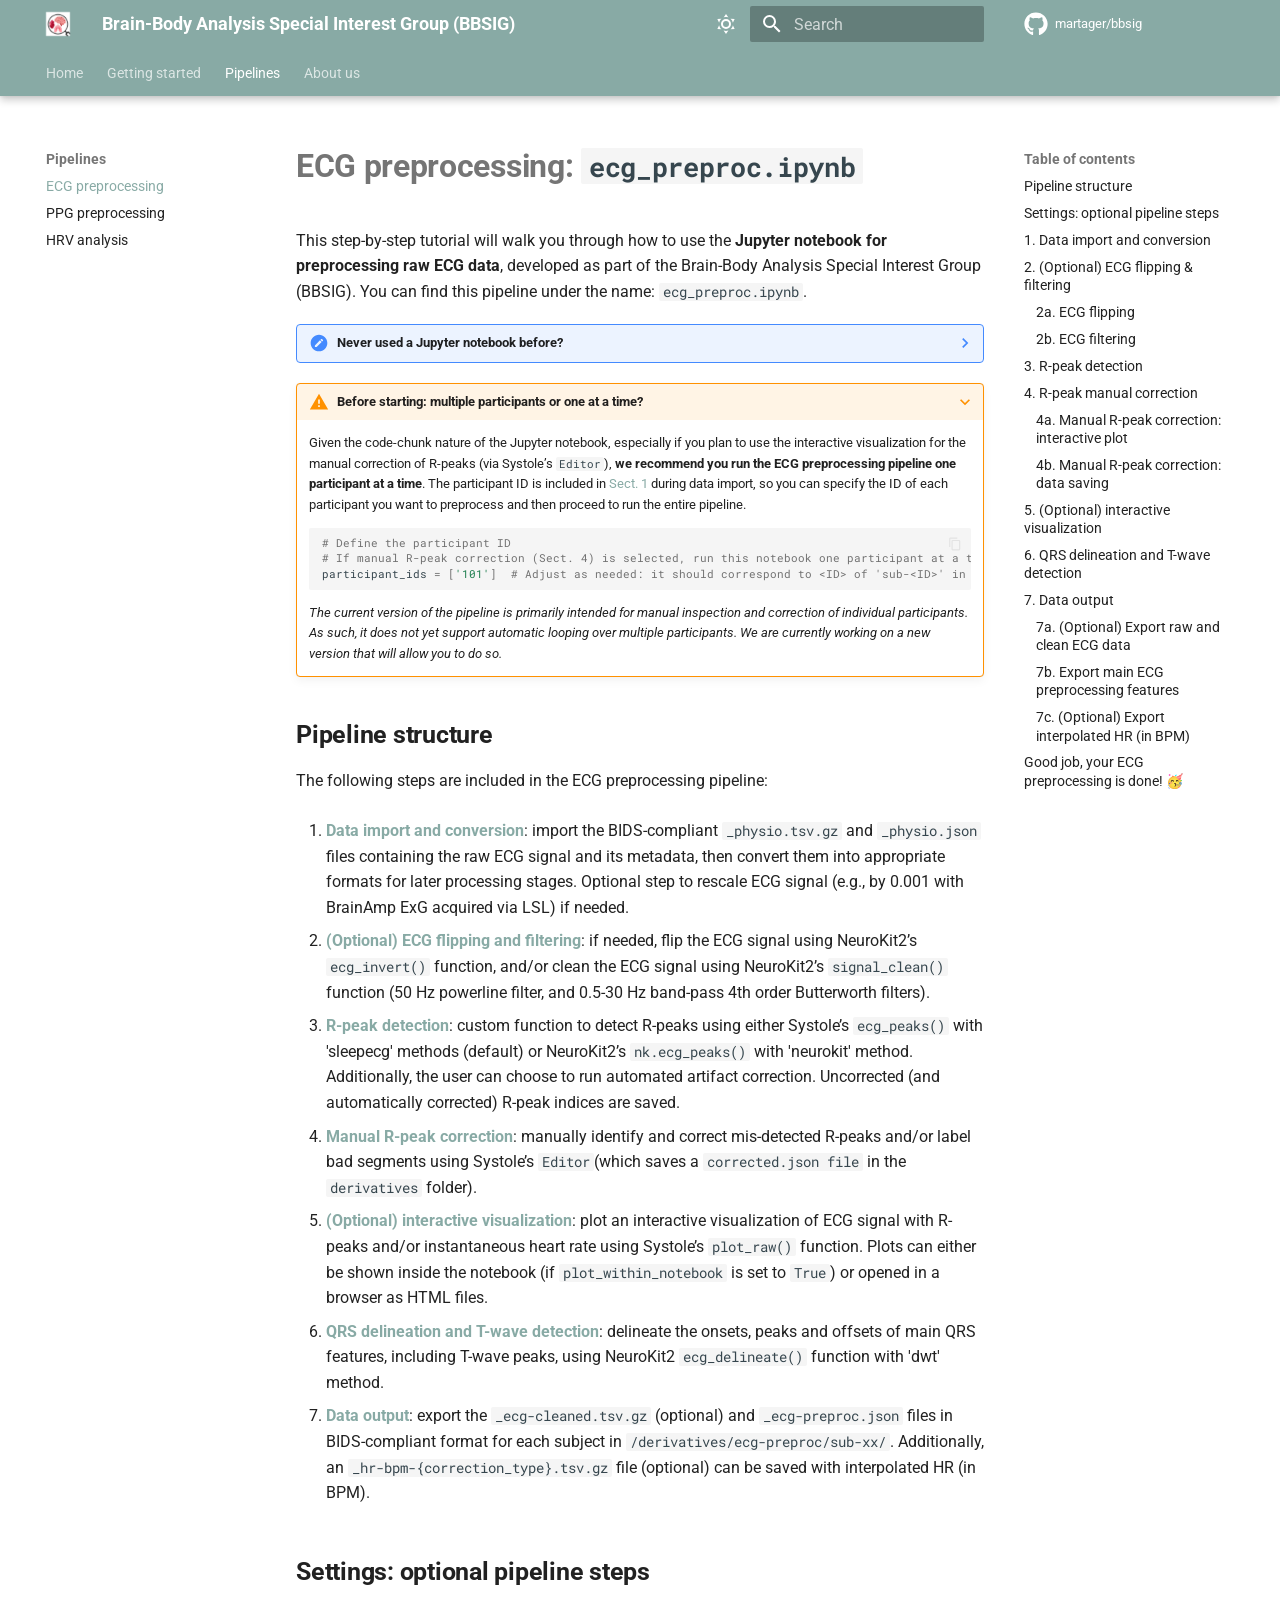
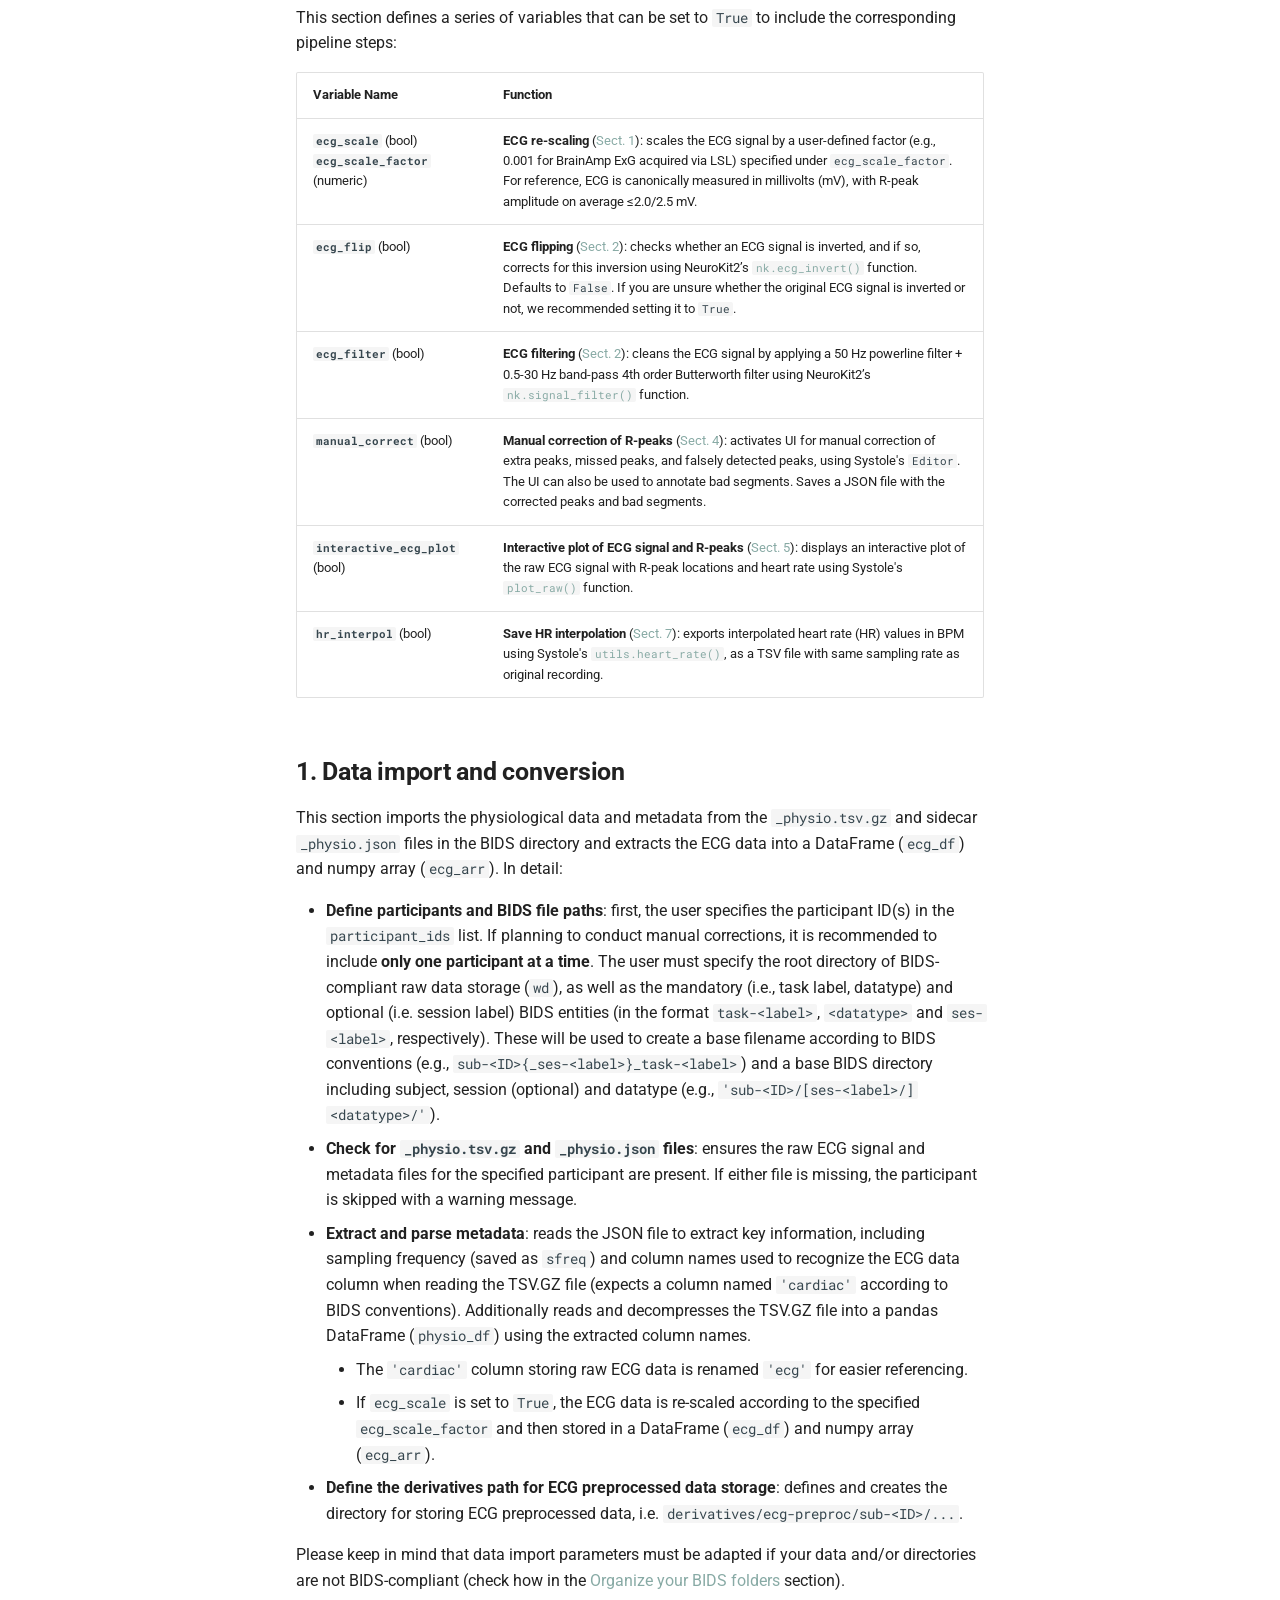
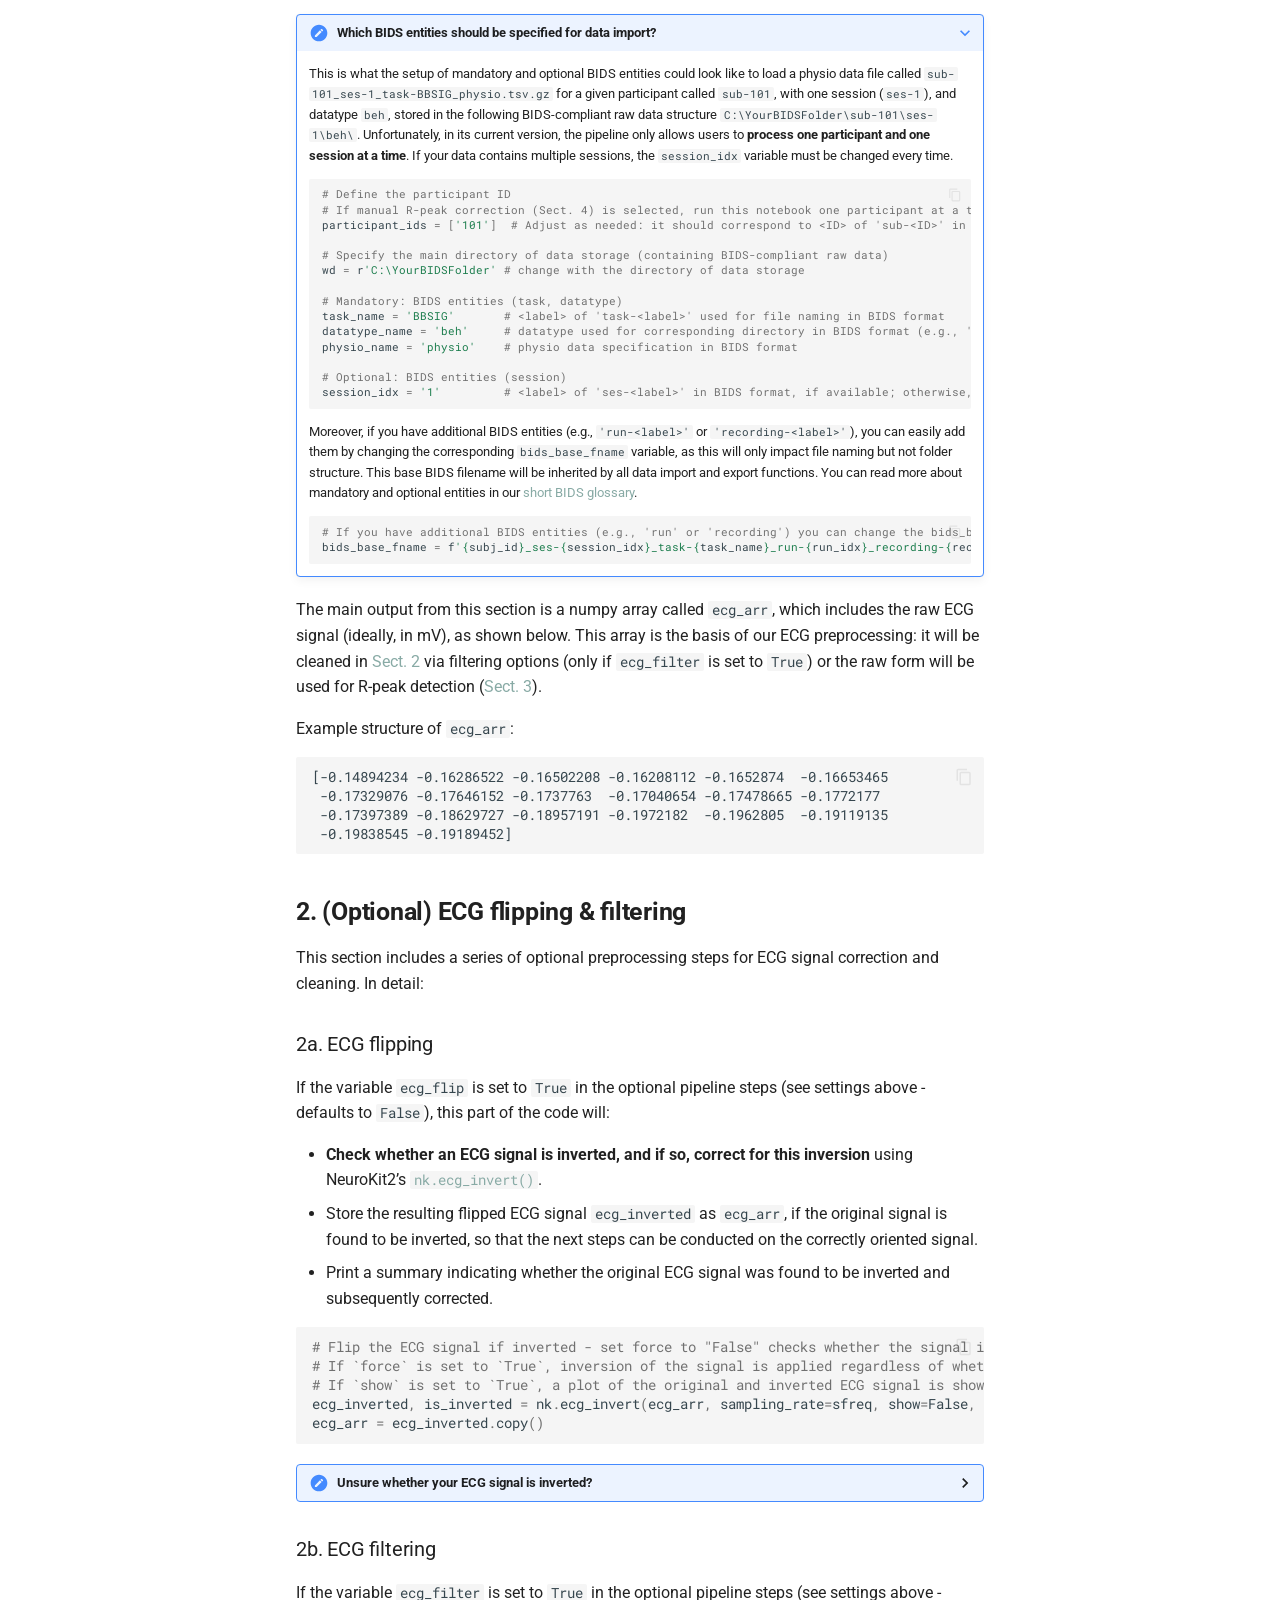
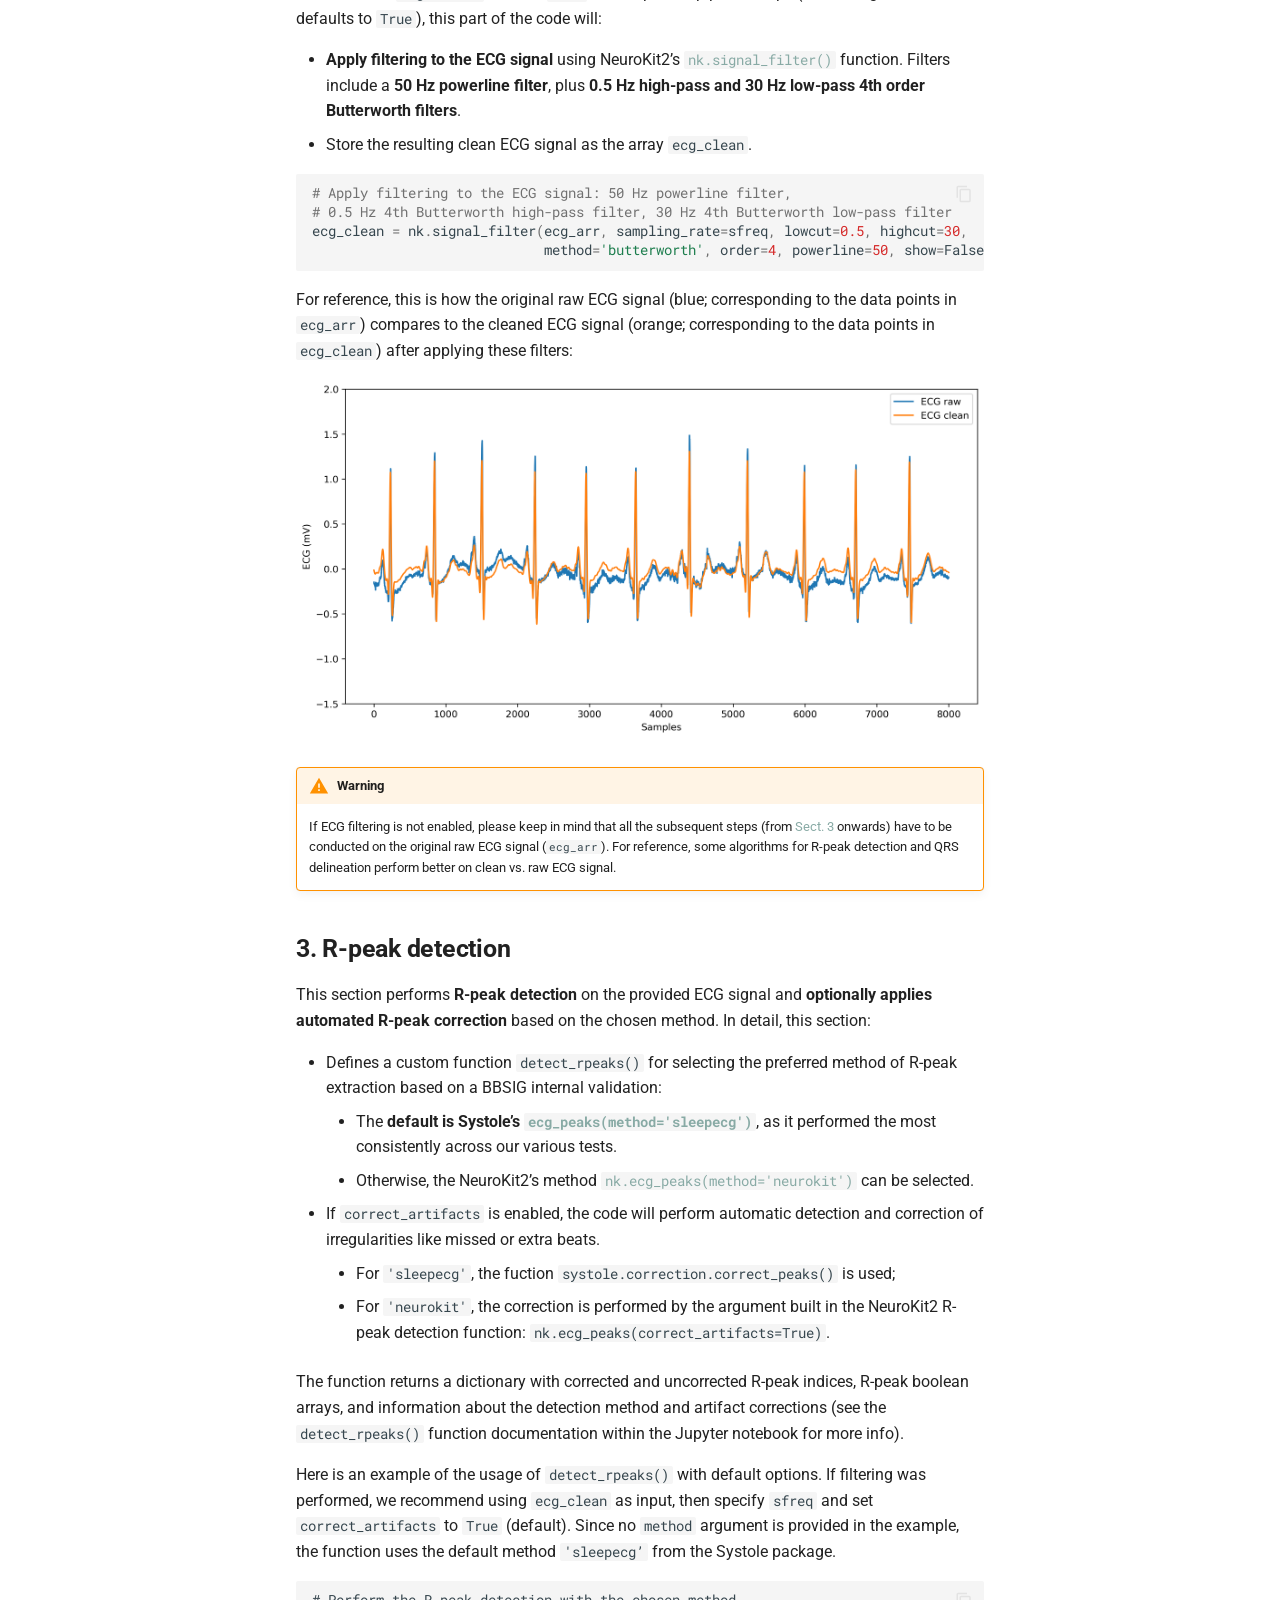
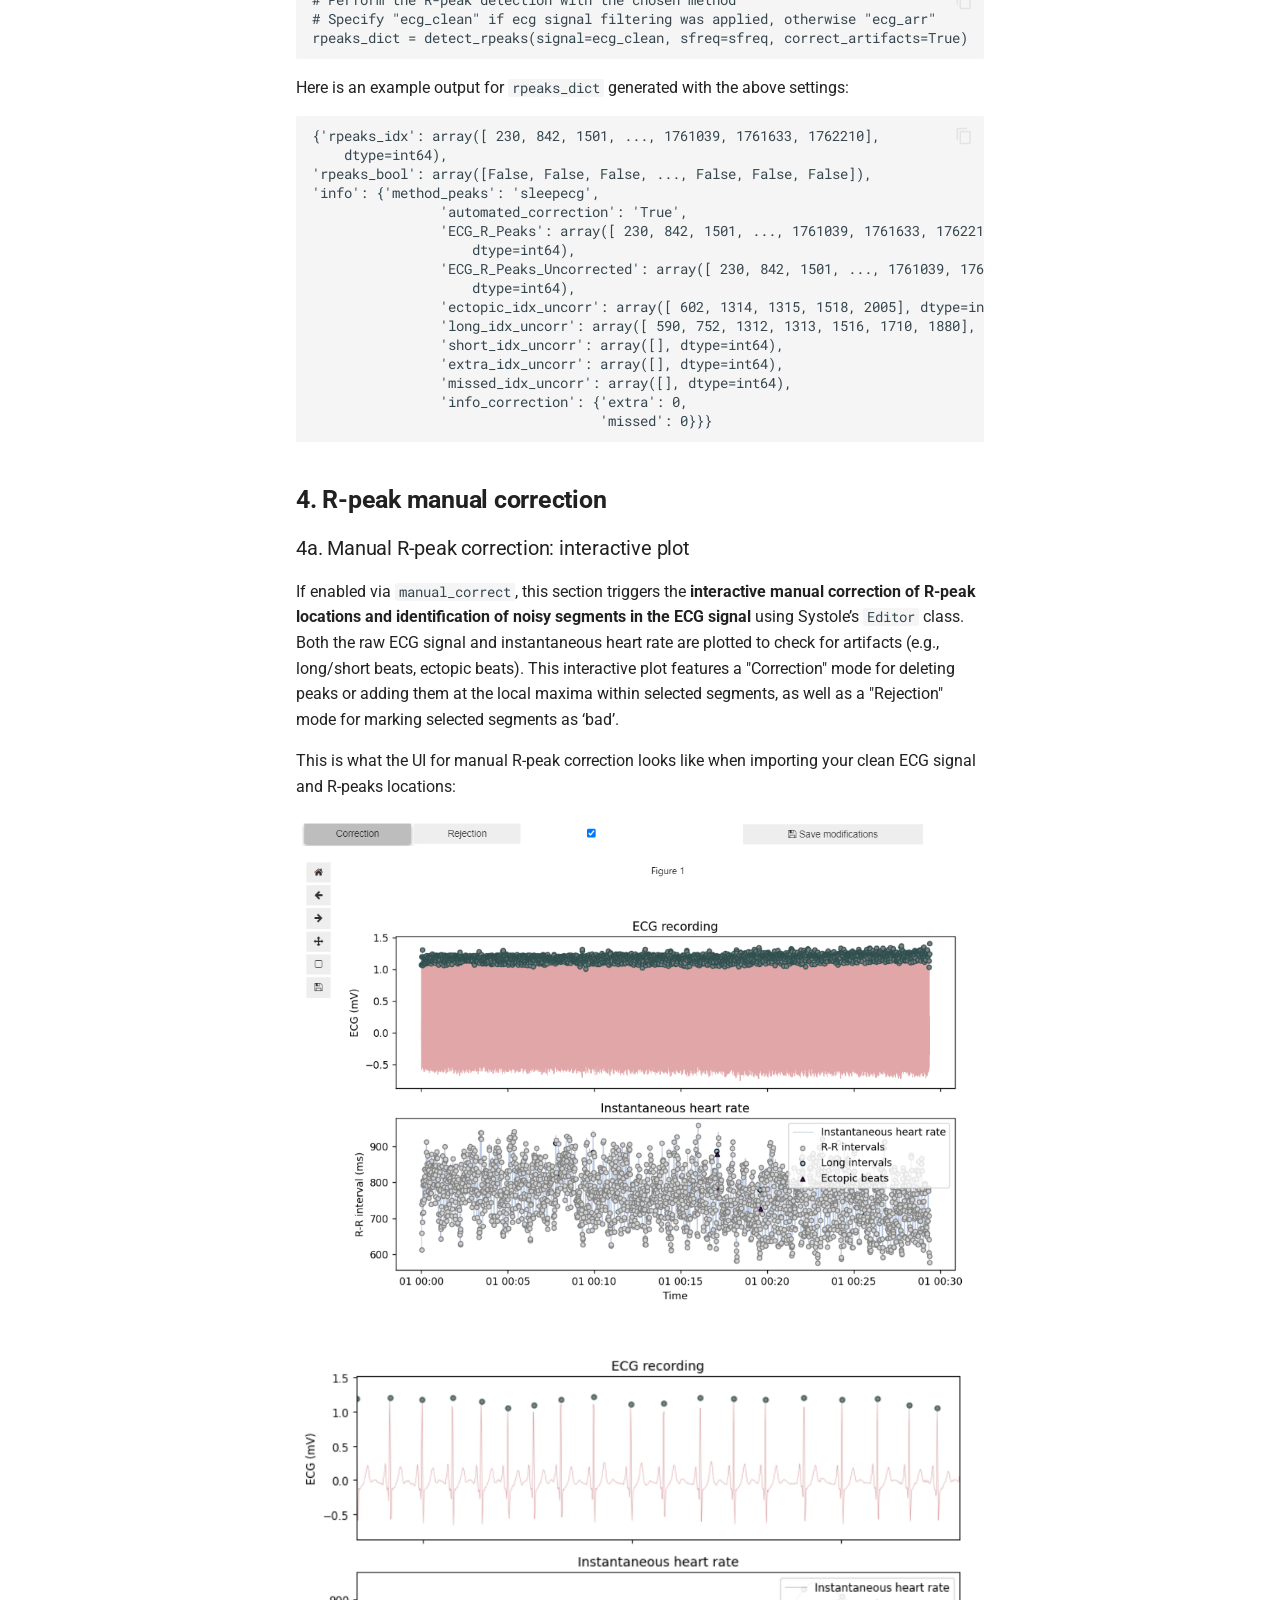
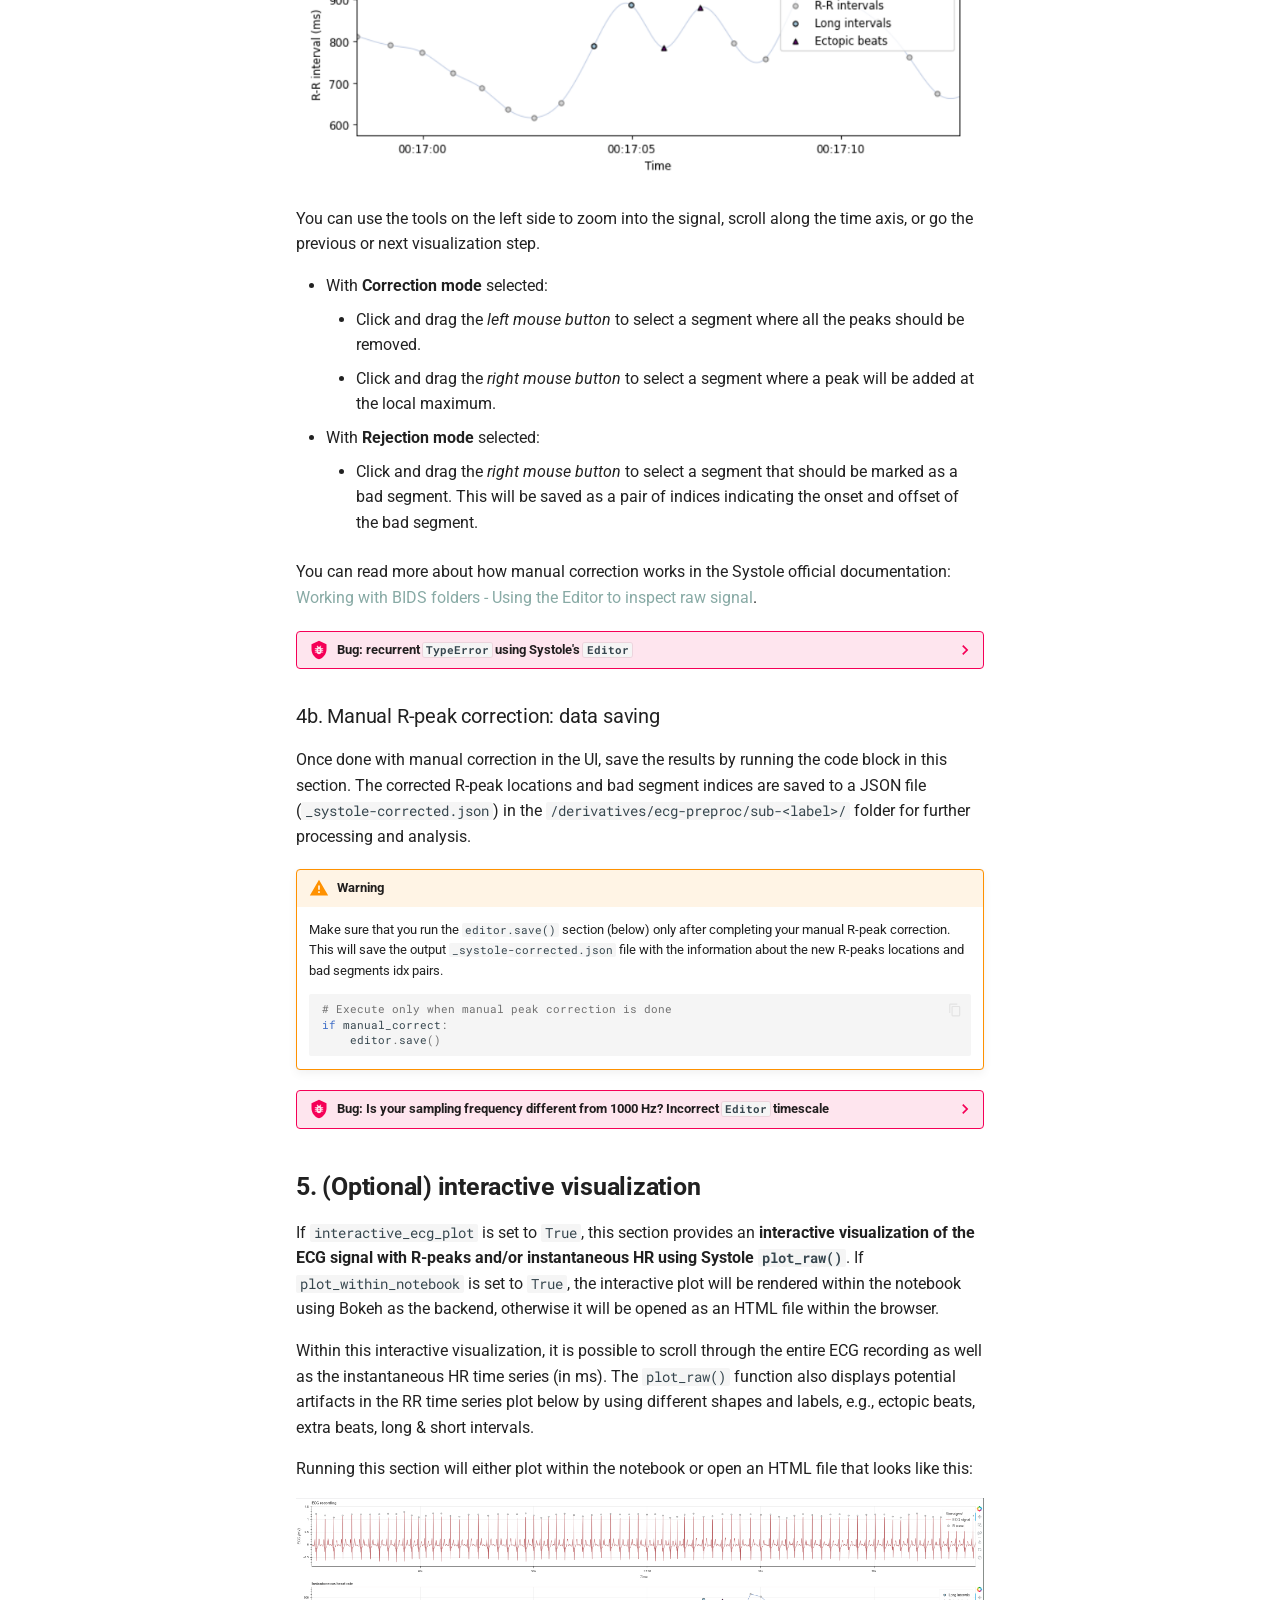
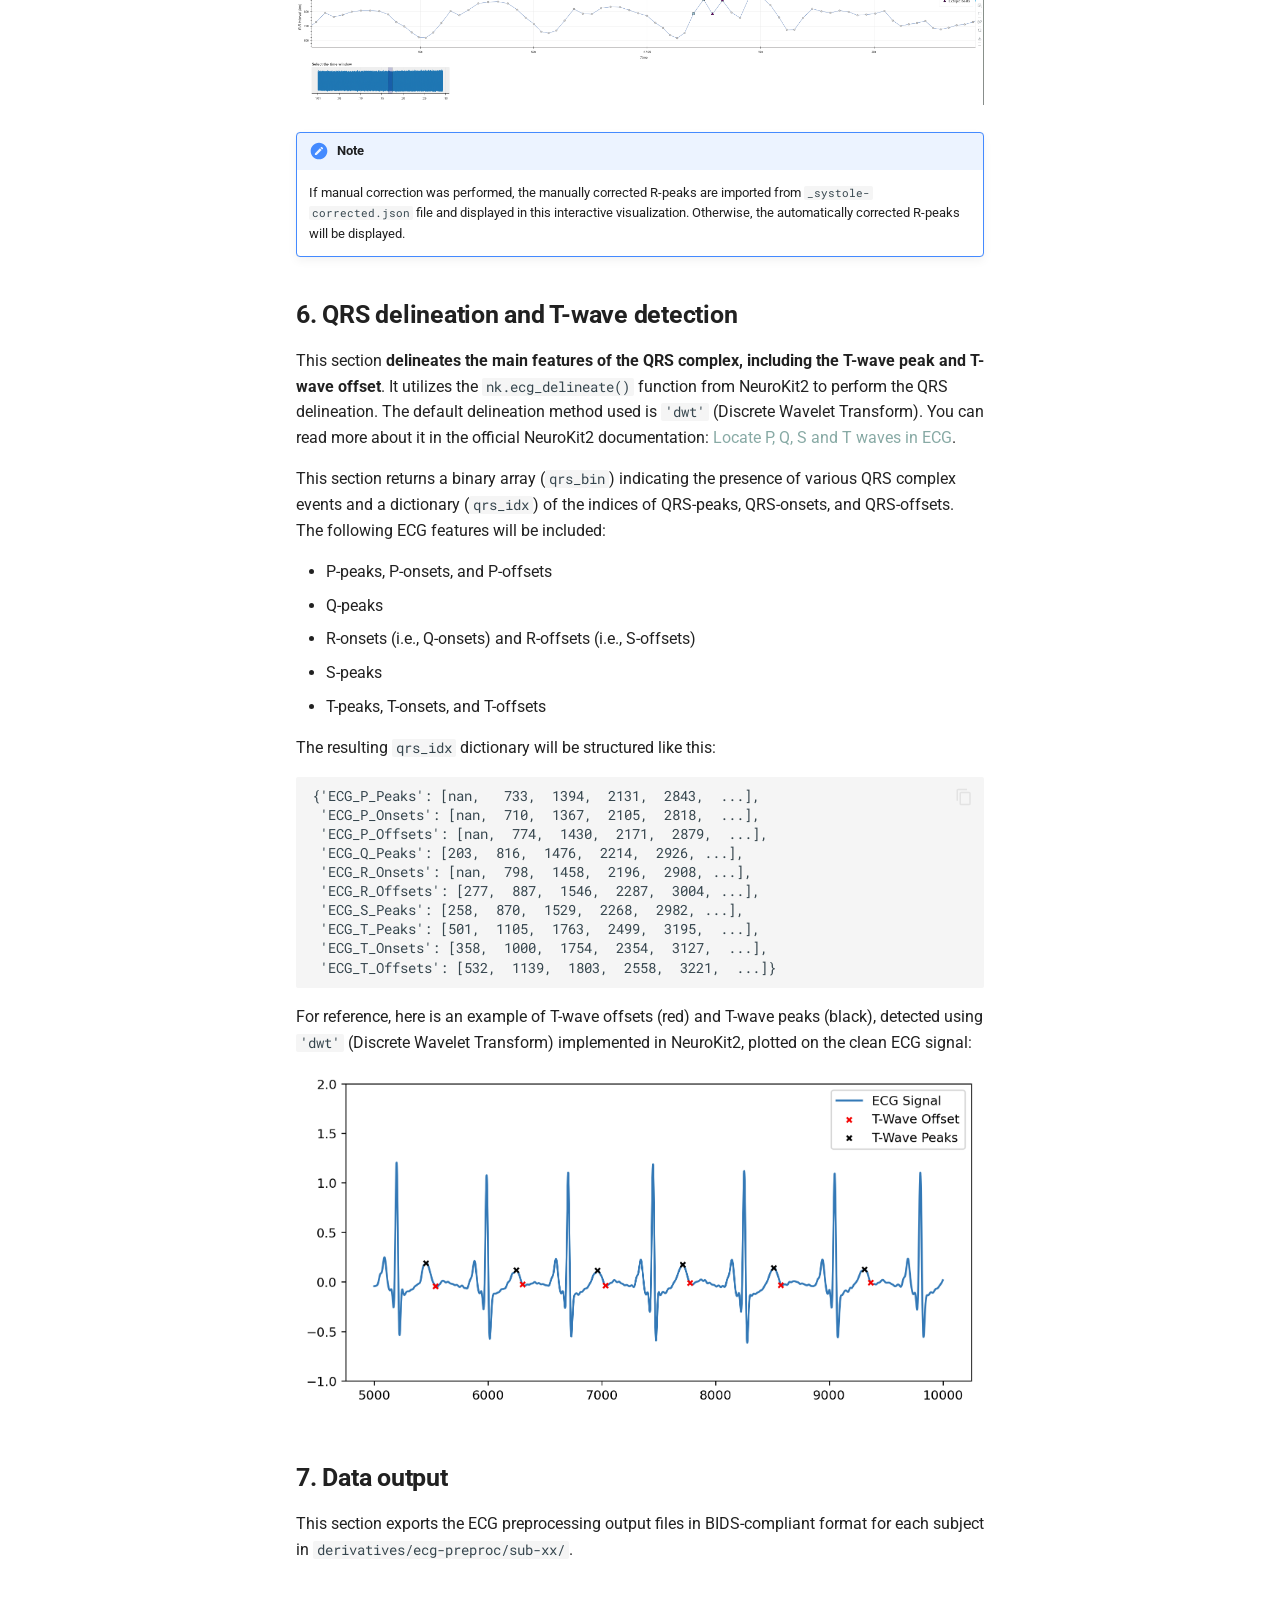
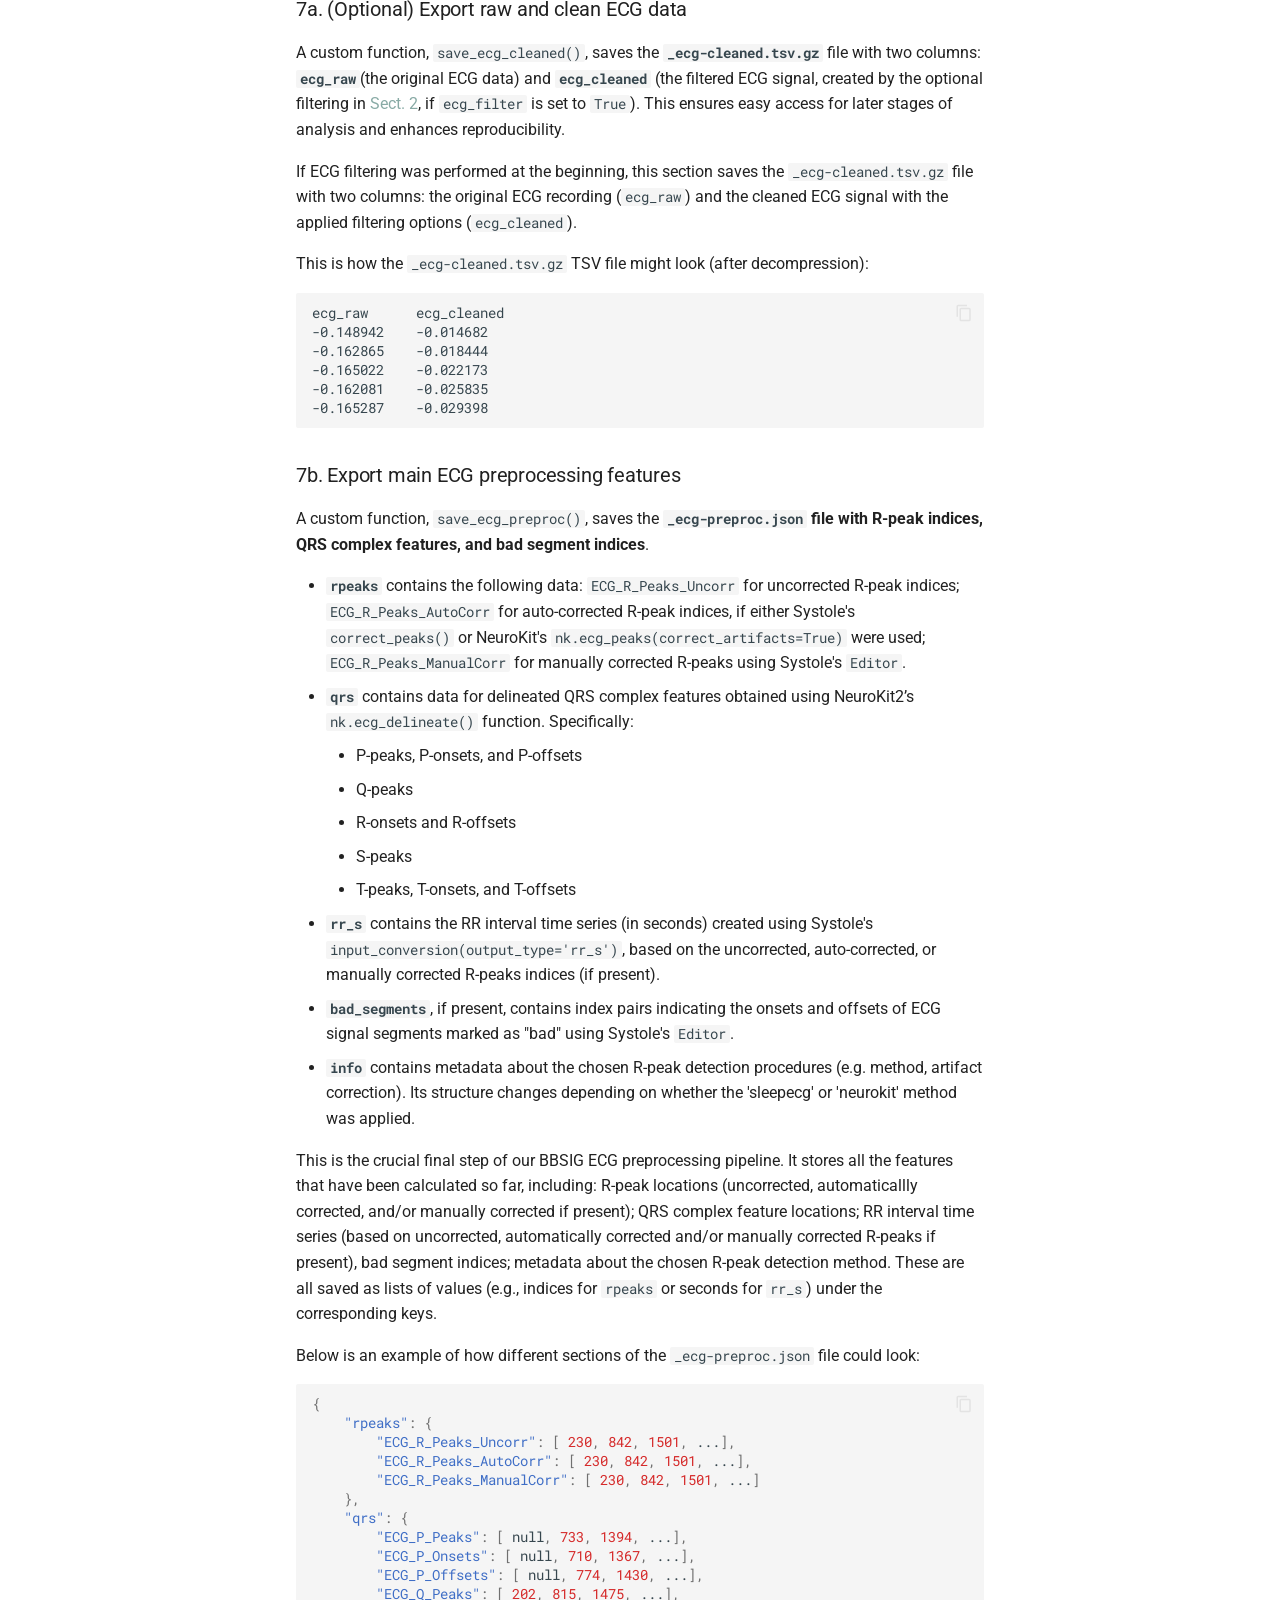
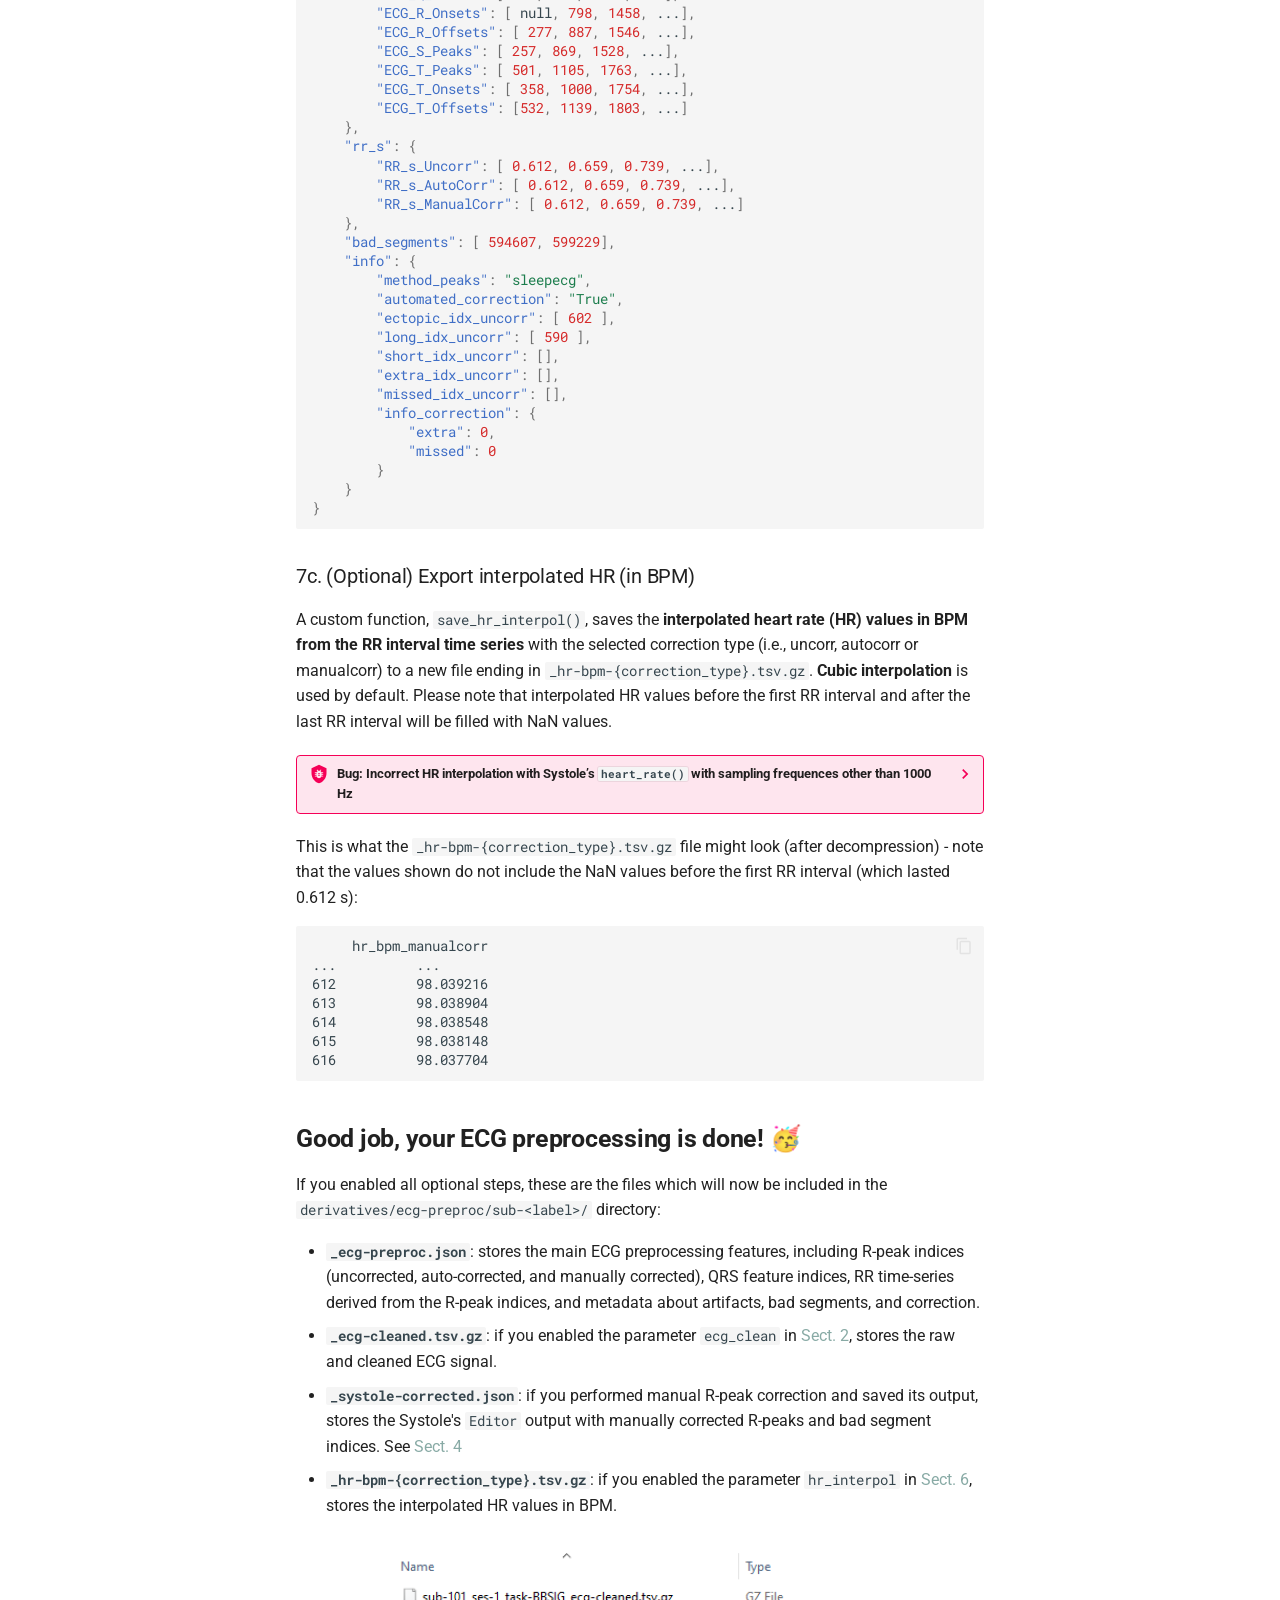
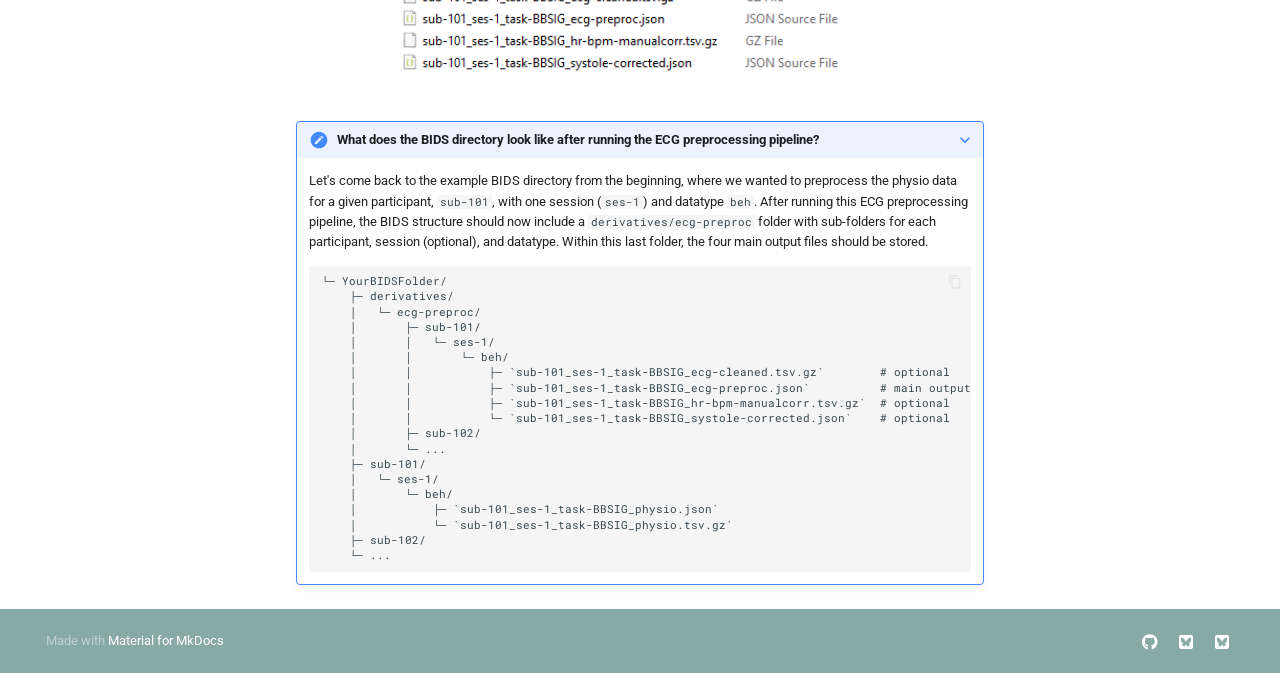
<file: ecg-preprocessing/index.html>
<!doctype html>
<html lang="en" class="no-js">
  <head>
    
      <meta charset="utf-8">
      <meta name="viewport" content="width=device-width,initial-scale=1">
      
        <meta name="description" content="Brain-Body Analysis Special Interest Group (BBSIG) - reproducible, open-access pipelines for peripheral physiology analysis">
      
      
      
        <link rel="canonical" href="https://martager.github.io/bbsig/ecg-preprocessing/">
      
      
        <link rel="prev" href="../faqs/">
      
      
        <link rel="next" href="../ppg-preprocessing/">
      
      
      <link rel="icon" href="../assets/images/favicon.ico">
      <meta name="generator" content="mkdocs-1.6.1, mkdocs-material-9.6.11">
    
    
      
        <title>ECG preprocessing - Brain-Body Analysis Special Interest Group (BBSIG)</title>
      
    
    
      <link rel="stylesheet" href="../assets/stylesheets/main.4af4bdda.min.css">
      
        
        <link rel="stylesheet" href="../assets/stylesheets/palette.06af60db.min.css">
      
      


    
    
      
    
    
      
        
        
        <link rel="preconnect" href="https://fonts.gstatic.com" crossorigin>
        <link rel="stylesheet" href="https://fonts.googleapis.com/css?family=Roboto:300,300i,400,400i,700,700i%7CRoboto+Mono:400,400i,700,700i&display=fallback">
        <style>:root{--md-text-font:"Roboto";--md-code-font:"Roboto Mono"}</style>
      
    
    
      <link rel="stylesheet" href="../css/extra.css">
    
    <script>__md_scope=new URL("..",location),__md_hash=e=>[...e].reduce(((e,_)=>(e<<5)-e+_.charCodeAt(0)),0),__md_get=(e,_=localStorage,t=__md_scope)=>JSON.parse(_.getItem(t.pathname+"."+e)),__md_set=(e,_,t=localStorage,a=__md_scope)=>{try{t.setItem(a.pathname+"."+e,JSON.stringify(_))}catch(e){}}</script>
    
      

    
    
    
  </head>
  
  
    
    
      
    
    
    
    
    <body dir="ltr" data-md-color-scheme="default" data-md-color-primary="custom" data-md-color-accent="custom">
  
    
    <input class="md-toggle" data-md-toggle="drawer" type="checkbox" id="__drawer" autocomplete="off">
    <input class="md-toggle" data-md-toggle="search" type="checkbox" id="__search" autocomplete="off">
    <label class="md-overlay" for="__drawer"></label>
    <div data-md-component="skip">
      
        
        <a href="#ecg-preprocessing-ecg_preprocipynb" class="md-skip">
          Skip to content
        </a>
      
    </div>
    <div data-md-component="announce">
      
    </div>
    
    
      

  

<header class="md-header md-header--shadow md-header--lifted" data-md-component="header">
  <nav class="md-header__inner md-grid" aria-label="Header">
    <a href=".." title="Brain-Body Analysis Special Interest Group (BBSIG)" class="md-header__button md-logo" aria-label="Brain-Body Analysis Special Interest Group (BBSIG)" data-md-component="logo">
      
  <img src="../bbsig_logo.png" alt="logo">

    </a>
    <label class="md-header__button md-icon" for="__drawer">
      
      <svg xmlns="http://www.w3.org/2000/svg" viewBox="0 0 24 24"><path d="M3 6h18v2H3zm0 5h18v2H3zm0 5h18v2H3z"/></svg>
    </label>
    <div class="md-header__title" data-md-component="header-title">
      <div class="md-header__ellipsis">
        <div class="md-header__topic">
          <span class="md-ellipsis">
            Brain-Body Analysis Special Interest Group (BBSIG)
          </span>
        </div>
        <div class="md-header__topic" data-md-component="header-topic">
          <span class="md-ellipsis">
            
              ECG preprocessing
            
          </span>
        </div>
      </div>
    </div>
    
      
        <form class="md-header__option" data-md-component="palette">
  
    
    
    
    <input class="md-option" data-md-color-media="(prefers-color-scheme: light)" data-md-color-scheme="default" data-md-color-primary="custom" data-md-color-accent="custom"  aria-label="Switch to dark mode"  type="radio" name="__palette" id="__palette_0">
    
      <label class="md-header__button md-icon" title="Switch to dark mode" for="__palette_1" hidden>
        <svg xmlns="http://www.w3.org/2000/svg" viewBox="0 0 24 24"><path d="M12 7a5 5 0 0 1 5 5 5 5 0 0 1-5 5 5 5 0 0 1-5-5 5 5 0 0 1 5-5m0 2a3 3 0 0 0-3 3 3 3 0 0 0 3 3 3 3 0 0 0 3-3 3 3 0 0 0-3-3m0-7 2.39 3.42C13.65 5.15 12.84 5 12 5s-1.65.15-2.39.42zM3.34 7l4.16-.35A7.2 7.2 0 0 0 5.94 8.5c-.44.74-.69 1.5-.83 2.29zm.02 10 1.76-3.77a7.131 7.131 0 0 0 2.38 4.14zM20.65 7l-1.77 3.79a7.02 7.02 0 0 0-2.38-4.15zm-.01 10-4.14.36c.59-.51 1.12-1.14 1.54-1.86.42-.73.69-1.5.83-2.29zM12 22l-2.41-3.44c.74.27 1.55.44 2.41.44.82 0 1.63-.17 2.37-.44z"/></svg>
      </label>
    
  
    
    
    
    <input class="md-option" data-md-color-media="(prefers-color-scheme: dark)" data-md-color-scheme="slate" data-md-color-primary="custom" data-md-color-accent="custom"  aria-label="Switch to light mode"  type="radio" name="__palette" id="__palette_1">
    
      <label class="md-header__button md-icon" title="Switch to light mode" for="__palette_0" hidden>
        <svg xmlns="http://www.w3.org/2000/svg" viewBox="0 0 24 24"><path d="m17.75 4.09-2.53 1.94.91 3.06-2.63-1.81-2.63 1.81.91-3.06-2.53-1.94L12.44 4l1.06-3 1.06 3zm3.5 6.91-1.64 1.25.59 1.98-1.7-1.17-1.7 1.17.59-1.98L15.75 11l2.06-.05L18.5 9l.69 1.95zm-2.28 4.95c.83-.08 1.72 1.1 1.19 1.85-.32.45-.66.87-1.08 1.27C15.17 23 8.84 23 4.94 19.07c-3.91-3.9-3.91-10.24 0-14.14.4-.4.82-.76 1.27-1.08.75-.53 1.93.36 1.85 1.19-.27 2.86.69 5.83 2.89 8.02a9.96 9.96 0 0 0 8.02 2.89m-1.64 2.02a12.08 12.08 0 0 1-7.8-3.47c-2.17-2.19-3.33-5-3.49-7.82-2.81 3.14-2.7 7.96.31 10.98 3.02 3.01 7.84 3.12 10.98.31"/></svg>
      </label>
    
  
</form>
      
    
    
      <script>var palette=__md_get("__palette");if(palette&&palette.color){if("(prefers-color-scheme)"===palette.color.media){var media=matchMedia("(prefers-color-scheme: light)"),input=document.querySelector(media.matches?"[data-md-color-media='(prefers-color-scheme: light)']":"[data-md-color-media='(prefers-color-scheme: dark)']");palette.color.media=input.getAttribute("data-md-color-media"),palette.color.scheme=input.getAttribute("data-md-color-scheme"),palette.color.primary=input.getAttribute("data-md-color-primary"),palette.color.accent=input.getAttribute("data-md-color-accent")}for(var[key,value]of Object.entries(palette.color))document.body.setAttribute("data-md-color-"+key,value)}</script>
    
    
    
      
      
        <label class="md-header__button md-icon" for="__search">
          
          <svg xmlns="http://www.w3.org/2000/svg" viewBox="0 0 24 24"><path d="M9.5 3A6.5 6.5 0 0 1 16 9.5c0 1.61-.59 3.09-1.56 4.23l.27.27h.79l5 5-1.5 1.5-5-5v-.79l-.27-.27A6.52 6.52 0 0 1 9.5 16 6.5 6.5 0 0 1 3 9.5 6.5 6.5 0 0 1 9.5 3m0 2C7 5 5 7 5 9.5S7 14 9.5 14 14 12 14 9.5 12 5 9.5 5"/></svg>
        </label>
        <div class="md-search" data-md-component="search" role="dialog">
  <label class="md-search__overlay" for="__search"></label>
  <div class="md-search__inner" role="search">
    <form class="md-search__form" name="search">
      <input type="text" class="md-search__input" name="query" aria-label="Search" placeholder="Search" autocapitalize="off" autocorrect="off" autocomplete="off" spellcheck="false" data-md-component="search-query" required>
      <label class="md-search__icon md-icon" for="__search">
        
        <svg xmlns="http://www.w3.org/2000/svg" viewBox="0 0 24 24"><path d="M9.5 3A6.5 6.5 0 0 1 16 9.5c0 1.61-.59 3.09-1.56 4.23l.27.27h.79l5 5-1.5 1.5-5-5v-.79l-.27-.27A6.52 6.52 0 0 1 9.5 16 6.5 6.5 0 0 1 3 9.5 6.5 6.5 0 0 1 9.5 3m0 2C7 5 5 7 5 9.5S7 14 9.5 14 14 12 14 9.5 12 5 9.5 5"/></svg>
        
        <svg xmlns="http://www.w3.org/2000/svg" viewBox="0 0 24 24"><path d="M20 11v2H8l5.5 5.5-1.42 1.42L4.16 12l7.92-7.92L13.5 5.5 8 11z"/></svg>
      </label>
      <nav class="md-search__options" aria-label="Search">
        
        <button type="reset" class="md-search__icon md-icon" title="Clear" aria-label="Clear" tabindex="-1">
          
          <svg xmlns="http://www.w3.org/2000/svg" viewBox="0 0 24 24"><path d="M19 6.41 17.59 5 12 10.59 6.41 5 5 6.41 10.59 12 5 17.59 6.41 19 12 13.41 17.59 19 19 17.59 13.41 12z"/></svg>
        </button>
      </nav>
      
        <div class="md-search__suggest" data-md-component="search-suggest"></div>
      
    </form>
    <div class="md-search__output">
      <div class="md-search__scrollwrap" tabindex="0" data-md-scrollfix>
        <div class="md-search-result" data-md-component="search-result">
          <div class="md-search-result__meta">
            Initializing search
          </div>
          <ol class="md-search-result__list" role="presentation"></ol>
        </div>
      </div>
    </div>
  </div>
</div>
      
    
    
      <div class="md-header__source">
        <a href="https://github.com/martager/bbsig" title="Go to repository" class="md-source" data-md-component="source">
  <div class="md-source__icon md-icon">
    
    <svg xmlns="http://www.w3.org/2000/svg" viewBox="0 0 496 512"><!--! Font Awesome Free 6.7.2 by @fontawesome - https://fontawesome.com License - https://fontawesome.com/license/free (Icons: CC BY 4.0, Fonts: SIL OFL 1.1, Code: MIT License) Copyright 2024 Fonticons, Inc.--><path d="M165.9 397.4c0 2-2.3 3.6-5.2 3.6-3.3.3-5.6-1.3-5.6-3.6 0-2 2.3-3.6 5.2-3.6 3-.3 5.6 1.3 5.6 3.6m-31.1-4.5c-.7 2 1.3 4.3 4.3 4.9 2.6 1 5.6 0 6.2-2s-1.3-4.3-4.3-5.2c-2.6-.7-5.5.3-6.2 2.3m44.2-1.7c-2.9.7-4.9 2.6-4.6 4.9.3 2 2.9 3.3 5.9 2.6 2.9-.7 4.9-2.6 4.6-4.6-.3-1.9-3-3.2-5.9-2.9M244.8 8C106.1 8 0 113.3 0 252c0 110.9 69.8 205.8 169.5 239.2 12.8 2.3 17.3-5.6 17.3-12.1 0-6.2-.3-40.4-.3-61.4 0 0-70 15-84.7-29.8 0 0-11.4-29.1-27.8-36.6 0 0-22.9-15.7 1.6-15.4 0 0 24.9 2 38.6 25.8 21.9 38.6 58.6 27.5 72.9 20.9 2.3-16 8.8-27.1 16-33.7-55.9-6.2-112.3-14.3-112.3-110.5 0-27.5 7.6-41.3 23.6-58.9-2.6-6.5-11.1-33.3 2.6-67.9 20.9-6.5 69 27 69 27 20-5.6 41.5-8.5 62.8-8.5s42.8 2.9 62.8 8.5c0 0 48.1-33.6 69-27 13.7 34.7 5.2 61.4 2.6 67.9 16 17.7 25.8 31.5 25.8 58.9 0 96.5-58.9 104.2-114.8 110.5 9.2 7.9 17 22.9 17 46.4 0 33.7-.3 75.4-.3 83.6 0 6.5 4.6 14.4 17.3 12.1C428.2 457.8 496 362.9 496 252 496 113.3 383.5 8 244.8 8M97.2 352.9c-1.3 1-1 3.3.7 5.2 1.6 1.6 3.9 2.3 5.2 1 1.3-1 1-3.3-.7-5.2-1.6-1.6-3.9-2.3-5.2-1m-10.8-8.1c-.7 1.3.3 2.9 2.3 3.9 1.6 1 3.6.7 4.3-.7.7-1.3-.3-2.9-2.3-3.9-2-.6-3.6-.3-4.3.7m32.4 35.6c-1.6 1.3-1 4.3 1.3 6.2 2.3 2.3 5.2 2.6 6.5 1 1.3-1.3.7-4.3-1.3-6.2-2.2-2.3-5.2-2.6-6.5-1m-11.4-14.7c-1.6 1-1.6 3.6 0 5.9s4.3 3.3 5.6 2.3c1.6-1.3 1.6-3.9 0-6.2-1.4-2.3-4-3.3-5.6-2"/></svg>
  </div>
  <div class="md-source__repository">
    martager/bbsig
  </div>
</a>
      </div>
    
  </nav>
  
    
      
<nav class="md-tabs" aria-label="Tabs" data-md-component="tabs">
  <div class="md-grid">
    <ul class="md-tabs__list">
      
        
  
  
  
  
    
    
      <li class="md-tabs__item">
        <a href=".." class="md-tabs__link">
          
  
  
  Home

        </a>
      </li>
    
  

      
        
  
  
  
  
    
    
      <li class="md-tabs__item">
        <a href="../overview/" class="md-tabs__link">
          
  
  
  Getting started

        </a>
      </li>
    
  

      
        
  
  
  
    
  
  
    
    
      <li class="md-tabs__item md-tabs__item--active">
        <a href="./" class="md-tabs__link">
          
  
  
  Pipelines

        </a>
      </li>
    
  

      
        
  
  
  
  
    
    
      <li class="md-tabs__item">
        <a href="../contributors/" class="md-tabs__link">
          
  
  
  About us

        </a>
      </li>
    
  

      
    </ul>
  </div>
</nav>
    
  
</header>
    
    <div class="md-container" data-md-component="container">
      
      
        
      
      <main class="md-main" data-md-component="main">
        <div class="md-main__inner md-grid">
          
            
              
              <div class="md-sidebar md-sidebar--primary" data-md-component="sidebar" data-md-type="navigation" >
                <div class="md-sidebar__scrollwrap">
                  <div class="md-sidebar__inner">
                    


  


<nav class="md-nav md-nav--primary md-nav--lifted" aria-label="Navigation" data-md-level="0">
  <label class="md-nav__title" for="__drawer">
    <a href=".." title="Brain-Body Analysis Special Interest Group (BBSIG)" class="md-nav__button md-logo" aria-label="Brain-Body Analysis Special Interest Group (BBSIG)" data-md-component="logo">
      
  <img src="../bbsig_logo.png" alt="logo">

    </a>
    Brain-Body Analysis Special Interest Group (BBSIG)
  </label>
  
    <div class="md-nav__source">
      <a href="https://github.com/martager/bbsig" title="Go to repository" class="md-source" data-md-component="source">
  <div class="md-source__icon md-icon">
    
    <svg xmlns="http://www.w3.org/2000/svg" viewBox="0 0 496 512"><!--! Font Awesome Free 6.7.2 by @fontawesome - https://fontawesome.com License - https://fontawesome.com/license/free (Icons: CC BY 4.0, Fonts: SIL OFL 1.1, Code: MIT License) Copyright 2024 Fonticons, Inc.--><path d="M165.9 397.4c0 2-2.3 3.6-5.2 3.6-3.3.3-5.6-1.3-5.6-3.6 0-2 2.3-3.6 5.2-3.6 3-.3 5.6 1.3 5.6 3.6m-31.1-4.5c-.7 2 1.3 4.3 4.3 4.9 2.6 1 5.6 0 6.2-2s-1.3-4.3-4.3-5.2c-2.6-.7-5.5.3-6.2 2.3m44.2-1.7c-2.9.7-4.9 2.6-4.6 4.9.3 2 2.9 3.3 5.9 2.6 2.9-.7 4.9-2.6 4.6-4.6-.3-1.9-3-3.2-5.9-2.9M244.8 8C106.1 8 0 113.3 0 252c0 110.9 69.8 205.8 169.5 239.2 12.8 2.3 17.3-5.6 17.3-12.1 0-6.2-.3-40.4-.3-61.4 0 0-70 15-84.7-29.8 0 0-11.4-29.1-27.8-36.6 0 0-22.9-15.7 1.6-15.4 0 0 24.9 2 38.6 25.8 21.9 38.6 58.6 27.5 72.9 20.9 2.3-16 8.8-27.1 16-33.7-55.9-6.2-112.3-14.3-112.3-110.5 0-27.5 7.6-41.3 23.6-58.9-2.6-6.5-11.1-33.3 2.6-67.9 20.9-6.5 69 27 69 27 20-5.6 41.5-8.5 62.8-8.5s42.8 2.9 62.8 8.5c0 0 48.1-33.6 69-27 13.7 34.7 5.2 61.4 2.6 67.9 16 17.7 25.8 31.5 25.8 58.9 0 96.5-58.9 104.2-114.8 110.5 9.2 7.9 17 22.9 17 46.4 0 33.7-.3 75.4-.3 83.6 0 6.5 4.6 14.4 17.3 12.1C428.2 457.8 496 362.9 496 252 496 113.3 383.5 8 244.8 8M97.2 352.9c-1.3 1-1 3.3.7 5.2 1.6 1.6 3.9 2.3 5.2 1 1.3-1 1-3.3-.7-5.2-1.6-1.6-3.9-2.3-5.2-1m-10.8-8.1c-.7 1.3.3 2.9 2.3 3.9 1.6 1 3.6.7 4.3-.7.7-1.3-.3-2.9-2.3-3.9-2-.6-3.6-.3-4.3.7m32.4 35.6c-1.6 1.3-1 4.3 1.3 6.2 2.3 2.3 5.2 2.6 6.5 1 1.3-1.3.7-4.3-1.3-6.2-2.2-2.3-5.2-2.6-6.5-1m-11.4-14.7c-1.6 1-1.6 3.6 0 5.9s4.3 3.3 5.6 2.3c1.6-1.3 1.6-3.9 0-6.2-1.4-2.3-4-3.3-5.6-2"/></svg>
  </div>
  <div class="md-source__repository">
    martager/bbsig
  </div>
</a>
    </div>
  
  <ul class="md-nav__list" data-md-scrollfix>
    
      
      
  
  
  
  
    
    
    
    
      
      
    
    
    <li class="md-nav__item md-nav__item--nested">
      
        
        
        <input class="md-nav__toggle md-toggle " type="checkbox" id="__nav_1" >
        
          
          <label class="md-nav__link" for="__nav_1" id="__nav_1_label" tabindex="0">
            
  
  
  <span class="md-ellipsis">
    Home
    
  </span>
  

            <span class="md-nav__icon md-icon"></span>
          </label>
        
        <nav class="md-nav" data-md-level="1" aria-labelledby="__nav_1_label" aria-expanded="false">
          <label class="md-nav__title" for="__nav_1">
            <span class="md-nav__icon md-icon"></span>
            Home
          </label>
          <ul class="md-nav__list" data-md-scrollfix>
            
              
                
  
  
  
  
    <li class="md-nav__item">
      <a href=".." class="md-nav__link">
        
  
  
  <span class="md-ellipsis">
    Overview
    
  </span>
  

      </a>
    </li>
  

              
            
          </ul>
        </nav>
      
    </li>
  

    
      
      
  
  
  
  
    
    
    
    
      
      
    
    
    <li class="md-nav__item md-nav__item--nested">
      
        
        
        <input class="md-nav__toggle md-toggle " type="checkbox" id="__nav_2" >
        
          
          <label class="md-nav__link" for="__nav_2" id="__nav_2_label" tabindex="0">
            
  
  
  <span class="md-ellipsis">
    Getting started
    
  </span>
  

            <span class="md-nav__icon md-icon"></span>
          </label>
        
        <nav class="md-nav" data-md-level="1" aria-labelledby="__nav_2_label" aria-expanded="false">
          <label class="md-nav__title" for="__nav_2">
            <span class="md-nav__icon md-icon"></span>
            Getting started
          </label>
          <ul class="md-nav__list" data-md-scrollfix>
            
              
                
  
  
  
  
    <li class="md-nav__item">
      <a href="../overview/" class="md-nav__link">
        
  
  
  <span class="md-ellipsis">
    Quick overview
    
  </span>
  

      </a>
    </li>
  

              
            
              
                
  
  
  
  
    <li class="md-nav__item">
      <a href="../setup-bbsig-env/" class="md-nav__link">
        
  
  
  <span class="md-ellipsis">
    Create the virtual environment
    
  </span>
  

      </a>
    </li>
  

              
            
              
                
  
  
  
  
    <li class="md-nav__item">
      <a href="../bids-structure/" class="md-nav__link">
        
  
  
  <span class="md-ellipsis">
    Organize your BIDS folders
    
  </span>
  

      </a>
    </li>
  

              
            
              
                
  
  
  
  
    <li class="md-nav__item">
      <a href="../faqs/" class="md-nav__link">
        
  
  
  <span class="md-ellipsis">
    FAQs
    
  </span>
  

      </a>
    </li>
  

              
            
          </ul>
        </nav>
      
    </li>
  

    
      
      
  
  
    
  
  
  
    
    
    
    
      
        
        
      
      
    
    
    <li class="md-nav__item md-nav__item--active md-nav__item--section md-nav__item--nested">
      
        
        
        <input class="md-nav__toggle md-toggle " type="checkbox" id="__nav_3" checked>
        
          
          <label class="md-nav__link" for="__nav_3" id="__nav_3_label" tabindex="">
            
  
  
  <span class="md-ellipsis">
    Pipelines
    
  </span>
  

            <span class="md-nav__icon md-icon"></span>
          </label>
        
        <nav class="md-nav" data-md-level="1" aria-labelledby="__nav_3_label" aria-expanded="true">
          <label class="md-nav__title" for="__nav_3">
            <span class="md-nav__icon md-icon"></span>
            Pipelines
          </label>
          <ul class="md-nav__list" data-md-scrollfix>
            
              
                
  
  
    
  
  
  
    <li class="md-nav__item md-nav__item--active">
      
      <input class="md-nav__toggle md-toggle" type="checkbox" id="__toc">
      
      
        
      
      
        <label class="md-nav__link md-nav__link--active" for="__toc">
          
  
  
  <span class="md-ellipsis">
    ECG preprocessing
    
  </span>
  

          <span class="md-nav__icon md-icon"></span>
        </label>
      
      <a href="./" class="md-nav__link md-nav__link--active">
        
  
  
  <span class="md-ellipsis">
    ECG preprocessing
    
  </span>
  

      </a>
      
        

<nav class="md-nav md-nav--secondary" aria-label="Table of contents">
  
  
  
    
  
  
    <label class="md-nav__title" for="__toc">
      <span class="md-nav__icon md-icon"></span>
      Table of contents
    </label>
    <ul class="md-nav__list" data-md-component="toc" data-md-scrollfix>
      
        <li class="md-nav__item">
  <a href="#pipeline-structure" class="md-nav__link">
    <span class="md-ellipsis">
      Pipeline structure
    </span>
  </a>
  
</li>
      
        <li class="md-nav__item">
  <a href="#settings-optional-pipeline-steps" class="md-nav__link">
    <span class="md-ellipsis">
      Settings: optional pipeline steps
    </span>
  </a>
  
</li>
      
        <li class="md-nav__item">
  <a href="#1-data-import-and-conversion" class="md-nav__link">
    <span class="md-ellipsis">
      1. Data import and conversion
    </span>
  </a>
  
</li>
      
        <li class="md-nav__item">
  <a href="#2-optional-ecg-flipping-filtering" class="md-nav__link">
    <span class="md-ellipsis">
      2. (Optional) ECG flipping &amp; filtering
    </span>
  </a>
  
    <nav class="md-nav" aria-label="2. (Optional) ECG flipping &amp; filtering">
      <ul class="md-nav__list">
        
          <li class="md-nav__item">
  <a href="#2a-ecg-flipping" class="md-nav__link">
    <span class="md-ellipsis">
      2a. ECG flipping
    </span>
  </a>
  
</li>
        
          <li class="md-nav__item">
  <a href="#2b-ecg-filtering" class="md-nav__link">
    <span class="md-ellipsis">
      2b. ECG filtering
    </span>
  </a>
  
</li>
        
      </ul>
    </nav>
  
</li>
      
        <li class="md-nav__item">
  <a href="#3-r-peak-detection" class="md-nav__link">
    <span class="md-ellipsis">
      3. R-peak detection
    </span>
  </a>
  
</li>
      
        <li class="md-nav__item">
  <a href="#4-r-peak-manual-correction" class="md-nav__link">
    <span class="md-ellipsis">
      4. R-peak manual correction
    </span>
  </a>
  
    <nav class="md-nav" aria-label="4. R-peak manual correction">
      <ul class="md-nav__list">
        
          <li class="md-nav__item">
  <a href="#4a-manual-r-peak-correction-interactive-plot" class="md-nav__link">
    <span class="md-ellipsis">
      4a. Manual R-peak correction: interactive plot
    </span>
  </a>
  
</li>
        
          <li class="md-nav__item">
  <a href="#4b-manual-r-peak-correction-data-saving" class="md-nav__link">
    <span class="md-ellipsis">
      4b. Manual R-peak correction: data saving
    </span>
  </a>
  
</li>
        
      </ul>
    </nav>
  
</li>
      
        <li class="md-nav__item">
  <a href="#5-optional-interactive-visualization" class="md-nav__link">
    <span class="md-ellipsis">
      5. (Optional) interactive visualization
    </span>
  </a>
  
</li>
      
        <li class="md-nav__item">
  <a href="#6-qrs-delineation-and-t-wave-detection" class="md-nav__link">
    <span class="md-ellipsis">
      6. QRS delineation and T-wave detection
    </span>
  </a>
  
</li>
      
        <li class="md-nav__item">
  <a href="#7-data-output" class="md-nav__link">
    <span class="md-ellipsis">
      7. Data output
    </span>
  </a>
  
    <nav class="md-nav" aria-label="7. Data output">
      <ul class="md-nav__list">
        
          <li class="md-nav__item">
  <a href="#7a-optional-export-raw-and-clean-ecg-data" class="md-nav__link">
    <span class="md-ellipsis">
      7a. (Optional) Export raw and clean ECG data
    </span>
  </a>
  
</li>
        
          <li class="md-nav__item">
  <a href="#7b-export-main-ecg-preprocessing-features" class="md-nav__link">
    <span class="md-ellipsis">
      7b. Export main ECG preprocessing features
    </span>
  </a>
  
</li>
        
          <li class="md-nav__item">
  <a href="#7c-optional-export-interpolated-hr-in-bpm" class="md-nav__link">
    <span class="md-ellipsis">
      7c. (Optional) Export interpolated HR (in BPM)
    </span>
  </a>
  
</li>
        
      </ul>
    </nav>
  
</li>
      
        <li class="md-nav__item">
  <a href="#good-job-your-ecg-preprocessing-is-done" class="md-nav__link">
    <span class="md-ellipsis">
      Good job, your ECG preprocessing is done! 🥳
    </span>
  </a>
  
</li>
      
    </ul>
  
</nav>
      
    </li>
  

              
            
              
                
  
  
  
  
    <li class="md-nav__item">
      <a href="../ppg-preprocessing/" class="md-nav__link">
        
  
  
  <span class="md-ellipsis">
    PPG preprocessing
    
  </span>
  

      </a>
    </li>
  

              
            
              
                
  
  
  
  
    <li class="md-nav__item">
      <a href="../hrv-analysis/" class="md-nav__link">
        
  
  
  <span class="md-ellipsis">
    HRV analysis
    
  </span>
  

      </a>
    </li>
  

              
            
          </ul>
        </nav>
      
    </li>
  

    
      
      
  
  
  
  
    
    
    
    
      
      
    
    
    <li class="md-nav__item md-nav__item--nested">
      
        
        
        <input class="md-nav__toggle md-toggle " type="checkbox" id="__nav_4" >
        
          
          <label class="md-nav__link" for="__nav_4" id="__nav_4_label" tabindex="0">
            
  
  
  <span class="md-ellipsis">
    About us
    
  </span>
  

            <span class="md-nav__icon md-icon"></span>
          </label>
        
        <nav class="md-nav" data-md-level="1" aria-labelledby="__nav_4_label" aria-expanded="false">
          <label class="md-nav__title" for="__nav_4">
            <span class="md-nav__icon md-icon"></span>
            About us
          </label>
          <ul class="md-nav__list" data-md-scrollfix>
            
              
                
  
  
  
  
    <li class="md-nav__item">
      <a href="../contributors/" class="md-nav__link">
        
  
  
  <span class="md-ellipsis">
    Contributors
    
  </span>
  

      </a>
    </li>
  

              
            
              
                
  
  
  
  
    <li class="md-nav__item">
      <a href="../cite-us/" class="md-nav__link">
        
  
  
  <span class="md-ellipsis">
    Cite us
    
  </span>
  

      </a>
    </li>
  

              
            
              
                
  
  
  
  
    <li class="md-nav__item">
      <a href="../license/" class="md-nav__link">
        
  
  
  <span class="md-ellipsis">
    License
    
  </span>
  

      </a>
    </li>
  

              
            
              
                
  
  
  
  
    <li class="md-nav__item">
      <a href="../acknowledgments/" class="md-nav__link">
        
  
  
  <span class="md-ellipsis">
    Acknowledgments
    
  </span>
  

      </a>
    </li>
  

              
            
          </ul>
        </nav>
      
    </li>
  

    
  </ul>
</nav>
                  </div>
                </div>
              </div>
            
            
              
              <div class="md-sidebar md-sidebar--secondary" data-md-component="sidebar" data-md-type="toc" >
                <div class="md-sidebar__scrollwrap">
                  <div class="md-sidebar__inner">
                    

<nav class="md-nav md-nav--secondary" aria-label="Table of contents">
  
  
  
    
  
  
    <label class="md-nav__title" for="__toc">
      <span class="md-nav__icon md-icon"></span>
      Table of contents
    </label>
    <ul class="md-nav__list" data-md-component="toc" data-md-scrollfix>
      
        <li class="md-nav__item">
  <a href="#pipeline-structure" class="md-nav__link">
    <span class="md-ellipsis">
      Pipeline structure
    </span>
  </a>
  
</li>
      
        <li class="md-nav__item">
  <a href="#settings-optional-pipeline-steps" class="md-nav__link">
    <span class="md-ellipsis">
      Settings: optional pipeline steps
    </span>
  </a>
  
</li>
      
        <li class="md-nav__item">
  <a href="#1-data-import-and-conversion" class="md-nav__link">
    <span class="md-ellipsis">
      1. Data import and conversion
    </span>
  </a>
  
</li>
      
        <li class="md-nav__item">
  <a href="#2-optional-ecg-flipping-filtering" class="md-nav__link">
    <span class="md-ellipsis">
      2. (Optional) ECG flipping &amp; filtering
    </span>
  </a>
  
    <nav class="md-nav" aria-label="2. (Optional) ECG flipping &amp; filtering">
      <ul class="md-nav__list">
        
          <li class="md-nav__item">
  <a href="#2a-ecg-flipping" class="md-nav__link">
    <span class="md-ellipsis">
      2a. ECG flipping
    </span>
  </a>
  
</li>
        
          <li class="md-nav__item">
  <a href="#2b-ecg-filtering" class="md-nav__link">
    <span class="md-ellipsis">
      2b. ECG filtering
    </span>
  </a>
  
</li>
        
      </ul>
    </nav>
  
</li>
      
        <li class="md-nav__item">
  <a href="#3-r-peak-detection" class="md-nav__link">
    <span class="md-ellipsis">
      3. R-peak detection
    </span>
  </a>
  
</li>
      
        <li class="md-nav__item">
  <a href="#4-r-peak-manual-correction" class="md-nav__link">
    <span class="md-ellipsis">
      4. R-peak manual correction
    </span>
  </a>
  
    <nav class="md-nav" aria-label="4. R-peak manual correction">
      <ul class="md-nav__list">
        
          <li class="md-nav__item">
  <a href="#4a-manual-r-peak-correction-interactive-plot" class="md-nav__link">
    <span class="md-ellipsis">
      4a. Manual R-peak correction: interactive plot
    </span>
  </a>
  
</li>
        
          <li class="md-nav__item">
  <a href="#4b-manual-r-peak-correction-data-saving" class="md-nav__link">
    <span class="md-ellipsis">
      4b. Manual R-peak correction: data saving
    </span>
  </a>
  
</li>
        
      </ul>
    </nav>
  
</li>
      
        <li class="md-nav__item">
  <a href="#5-optional-interactive-visualization" class="md-nav__link">
    <span class="md-ellipsis">
      5. (Optional) interactive visualization
    </span>
  </a>
  
</li>
      
        <li class="md-nav__item">
  <a href="#6-qrs-delineation-and-t-wave-detection" class="md-nav__link">
    <span class="md-ellipsis">
      6. QRS delineation and T-wave detection
    </span>
  </a>
  
</li>
      
        <li class="md-nav__item">
  <a href="#7-data-output" class="md-nav__link">
    <span class="md-ellipsis">
      7. Data output
    </span>
  </a>
  
    <nav class="md-nav" aria-label="7. Data output">
      <ul class="md-nav__list">
        
          <li class="md-nav__item">
  <a href="#7a-optional-export-raw-and-clean-ecg-data" class="md-nav__link">
    <span class="md-ellipsis">
      7a. (Optional) Export raw and clean ECG data
    </span>
  </a>
  
</li>
        
          <li class="md-nav__item">
  <a href="#7b-export-main-ecg-preprocessing-features" class="md-nav__link">
    <span class="md-ellipsis">
      7b. Export main ECG preprocessing features
    </span>
  </a>
  
</li>
        
          <li class="md-nav__item">
  <a href="#7c-optional-export-interpolated-hr-in-bpm" class="md-nav__link">
    <span class="md-ellipsis">
      7c. (Optional) Export interpolated HR (in BPM)
    </span>
  </a>
  
</li>
        
      </ul>
    </nav>
  
</li>
      
        <li class="md-nav__item">
  <a href="#good-job-your-ecg-preprocessing-is-done" class="md-nav__link">
    <span class="md-ellipsis">
      Good job, your ECG preprocessing is done! 🥳
    </span>
  </a>
  
</li>
      
    </ul>
  
</nav>
                  </div>
                </div>
              </div>
            
          
          
            <div class="md-content" data-md-component="content">
              <article class="md-content__inner md-typeset">
                
                  


  
  


<h1 id="ecg-preprocessing-ecg_preprocipynb"><strong>ECG preprocessing: <code>ecg_preproc.ipynb</code></strong><a class="headerlink" href="#ecg-preprocessing-ecg_preprocipynb" title="Permanent link">#</a></h1>
<p>This step-by-step tutorial will walk you through how to use the <strong>Jupyter notebook for preprocessing raw ECG data</strong>, developed as part of the Brain-Body Analysis Special Interest Group (BBSIG). You can find this pipeline under the name: <code>ecg_preproc.ipynb</code>.</p>
<details class="note">
<summary>Never used a Jupyter notebook before?</summary>
<p>If you have never used a Jupyter notebook before, visit our setup instructions in the <a href="https://martager.github.io/bbsig/faqs/#jupyter-notebooks">FAQs</a>. Especially if you are planning to perform the manual PPG peak correction, <strong>we recommend following the instructions to run this pipeline locally</strong> in your IDE of choice (e.g., VS Code, PyCharm). </p>
</details>
<details class="warning" open="open">
<summary>Before starting: multiple participants or one at a time?</summary>
<p>Given the code-chunk nature of the Jupyter notebook, especially if you plan to use the interactive visualization for the manual correction of R-peaks (via Systole’s <code>Editor</code>), <strong>we recommend you run the ECG preprocessing pipeline one participant at a time</strong>. The participant ID is included in <a href="https://martager.github.io/bbsig/ecg-preprocessing/#1-data-import-and-conversion">Sect. 1</a> during data import, so you can specify the ID of each participant you want to preprocess and then proceed to run the entire pipeline. </p>
<div class="language-py highlight"><pre><span></span><code><span id="__span-0-1"><span class="c1"># Define the participant ID</span>
</span><span id="__span-0-2"><span class="c1"># If manual R-peak correction (Sect. 4) is selected, run this notebook one participant at a time</span>
</span><span id="__span-0-3"><span class="n">participant_ids</span> <span class="o">=</span> <span class="p">[</span><span class="s1">&#39;101&#39;</span><span class="p">]</span>  <span class="c1"># Adjust as needed: it should correspond to &lt;ID&gt; of &#39;sub-&lt;ID&gt;&#39; in BIDS format</span>
</span></code></pre></div>
<p><em>The current version of the pipeline is primarily intended for manual inspection and correction of individual participants. As such, it does not yet support automatic looping over multiple participants. We are currently working on a new version that will allow you to do so.</em> </p>
</details>
<h2 id="pipeline-structure"><strong>Pipeline structure</strong><a class="headerlink" href="#pipeline-structure" title="Permanent link">#</a></h2>
<p>The following steps are included in the ECG preprocessing pipeline: </p>
<ol>
<li>
<p><a href="https://martager.github.io/bbsig/ecg-preprocessing/#1-data-import-and-conversion"><strong>Data import and conversion</strong></a>: import the BIDS-compliant <code>_physio.tsv.gz</code> and <code>_physio.json</code> files containing the raw ECG signal and its metadata, then convert them into appropriate formats for later processing stages. Optional step to rescale ECG signal (e.g., by 0.001 with BrainAmp ExG acquired via LSL) if needed. </p>
</li>
<li>
<p><a href="https://martager.github.io/bbsig/ecg-preprocessing/#2-optional-ecg-flipping-filtering"><strong>(Optional) ECG flipping and filtering</strong></a>: if needed, flip the ECG signal using NeuroKit2’s <code>ecg_invert()</code> function, and/or clean the ECG signal using NeuroKit2’s <code>signal_clean()</code> function (50 Hz powerline filter, and 0.5-30 Hz band-pass 4th order Butterworth filters).</p>
</li>
<li>
<p><a href="https://martager.github.io/bbsig/ecg-preprocessing/#3-r-peak-detection"><strong>R-peak detection</strong></a>: custom function to detect R-peaks using either Systole’s <code>ecg_peaks()</code> with 'sleepecg' methods (default) or NeuroKit2’s <code>nk.ecg_peaks()</code> with 'neurokit' method. Additionally, the user can choose to run automated artifact correction. Uncorrected (and automatically corrected) R-peak indices are saved. </p>
</li>
<li>
<p><a href="https://martager.github.io/bbsig/ecg-preprocessing/#4-r-peaks-manual-correction"><strong>Manual R-peak correction</strong></a>: manually identify and correct mis-detected R-peaks and/or label bad segments using Systole’s <code>Editor</code>(which saves a <code>corrected.json file</code> in the <code>derivatives</code> folder). </p>
</li>
<li>
<p><a href="https://martager.github.io/bbsig/ecg-preprocessing/#5-optional-interactive-visualization"><strong>(Optional) interactive visualization</strong></a>: plot an interactive visualization of ECG signal with R-peaks and/or instantaneous heart rate using Systole’s <code>plot_raw()</code> function. Plots can either be shown inside the notebook (if <code>plot_within_notebook</code> is set to <code>True</code>) or opened in a browser as HTML files. </p>
</li>
<li>
<p><a href="https://martager.github.io/bbsig/ecg-preprocessing/#6-qrs-delineation-and-t-wave-detection"><strong>QRS delineation and T-wave detection</strong></a>: delineate the onsets, peaks and offsets of main QRS features, including T-wave peaks, using NeuroKit2 <code>ecg_delineate()</code> function with 'dwt' method.</p>
</li>
<li>
<p><a href="https://martager.github.io/bbsig/ecg-preprocessing/#7-data-output"><strong>Data output</strong></a>: export the <code>_ecg-cleaned.tsv.gz</code> (optional) and <code>_ecg-preproc.json</code> files in BIDS-compliant format for each subject in <code>/derivatives/ecg-preproc/sub-xx/</code>. Additionally, an <code>_hr-bpm-{correction_type}.tsv.gz</code> file (optional) can be saved with interpolated HR (in BPM). </p>
</li>
</ol>
<h2 id="settings-optional-pipeline-steps"><strong>Settings: optional pipeline steps</strong><a class="headerlink" href="#settings-optional-pipeline-steps" title="Permanent link">#</a></h2>
<p>This section defines a series of variables that can be set to <code>True</code> to include the corresponding pipeline steps:</p>
<table>
<thead>
<tr>
<th style="text-align: left;"><div style="width:150px">Variable Name</div></th>
<th style="text-align: left;">Function</th>
</tr>
</thead>
<tbody>
<tr>
<td style="text-align: left;"><strong><code>ecg_scale</code></strong> (bool) <br><strong><code>ecg_scale_factor</code></strong> (numeric)</td>
<td style="text-align: left;"><strong>ECG re-scaling</strong> (<a href="https://martager.github.io/bbsig/ecg-preprocessing/#1-data-import-and-conversion">Sect. 1</a>): scales the ECG signal by a user-defined factor (e.g., 0.001 for BrainAmp ExG acquired via LSL) specified under <code>ecg_scale_factor</code>. For reference, ECG is canonically measured in millivolts (mV), with R-peak amplitude on average ≤2.0/2.5 mV.</td>
</tr>
<tr>
<td style="text-align: left;"><strong><code>ecg_flip</code></strong> (bool)</td>
<td style="text-align: left;"><strong>ECG flipping</strong> (<a href="https://martager.github.io/bbsig/ecg-preprocessing/#2-optional-ecg-flipping-filtering">Sect. 2</a>): checks whether an ECG signal is inverted, and if so, corrects for this inversion using NeuroKit2’s <a href="https://neuropsychology.github.io/NeuroKit/functions/ecg.html#ecg-invert"><code>nk.ecg_invert()</code></a> function. Defaults to <code>False</code>. If you are unsure whether the original ECG signal is inverted or not, we recommended setting it to <code>True</code>.</td>
</tr>
<tr>
<td style="text-align: left;"><strong><code>ecg_filter</code></strong> (bool)</td>
<td style="text-align: left;"><strong>ECG filtering</strong> (<a href="https://martager.github.io/bbsig/ecg-preprocessing/#2-optional-ecg-flipping-filtering">Sect. 2</a>): cleans the ECG signal by applying a 50 Hz powerline filter + 0.5-30 Hz band-pass 4th order Butterworth filter using NeuroKit2’s <a href="https://neuropsychology.github.io/NeuroKit/functions/signal.html#signal-filter"><code>nk.signal_filter()</code></a> function.</td>
</tr>
<tr>
<td style="text-align: left;"><strong><code>manual_correct</code></strong> (bool)</td>
<td style="text-align: left;"><strong>Manual correction of R-peaks</strong> (<a href="https://martager.github.io/bbsig/ecg-preprocessing/#4-r-peaks-manual-correction">Sect. 4</a>): activates UI for manual correction of extra peaks, missed peaks, and falsely detected peaks, using Systole's <code>Editor</code>. The UI can also be used to annotate bad segments. Saves a JSON file with the corrected peaks and bad segments.</td>
</tr>
<tr>
<td style="text-align: left;"><strong><code>interactive_ecg_plot</code></strong> (bool)</td>
<td style="text-align: left;"><strong>Interactive plot of ECG signal and R-peaks</strong> (<a href="https://martager.github.io/bbsig/ecg-preprocessing/#5-optional-interactive-visualization">Sect. 5</a>): displays an interactive plot of the raw ECG signal with R-peak locations and heart rate using Systole's <a href="https://embodied-computation-group.github.io/systole/generated/plots/systole.plots.plot_raw.html#systole-plots-plot-raw"><code>plot_raw()</code></a> function.</td>
</tr>
<tr>
<td style="text-align: left;"><strong><code>hr_interpol</code></strong> (bool)</td>
<td style="text-align: left;"><strong>Save HR interpolation</strong> (<a href="https://martager.github.io/bbsig/ecg-preprocessing/#7-data-output">Sect. 7</a>): exports interpolated heart rate (HR) values in BPM using Systole's <a href="https://embodied-computation-group.github.io/systole/generated/utils/systole.utils.heart_rate.html#systole-utils-heart-rate"><code>utils.heart_rate()</code></a>, as a TSV file with same sampling rate as original recording.</td>
</tr>
</tbody>
</table>
<h2 id="1-data-import-and-conversion"><strong>1. Data import and conversion</strong><a class="headerlink" href="#1-data-import-and-conversion" title="Permanent link">#</a></h2>
<p>This section imports the physiological data and metadata from the <code>_physio.tsv.gz</code> and sidecar <code>_physio.json</code> files in the BIDS directory and extracts the ECG data into a DataFrame (<code>ecg_df</code>) and numpy array (<code>ecg_arr</code>). In detail:</p>
<ul>
<li><strong>Define participants and BIDS file paths</strong>:  first, the user specifies the participant ID(s) in the <code>participant_ids</code> list. If planning to conduct manual corrections, it is recommended to include <strong>only one participant at a time</strong>. The user must specify the root directory of BIDS-compliant raw data storage (<code>wd</code>), as well as the mandatory (i.e., task label, datatype) and optional (i.e. session label) BIDS entities (in the format <code>task-&lt;label&gt;</code>, <code>&lt;datatype&gt;</code> and <code>ses-&lt;label&gt;</code>, respectively). These will be used to create a base filename according to BIDS conventions (e.g., <code>sub-&lt;ID&gt;{_ses-&lt;label&gt;}_task-&lt;label&gt;</code>) and a base BIDS directory including subject, session (optional) and datatype (e.g., <code>'sub-&lt;ID&gt;/[ses-&lt;label&gt;/]&lt;datatype&gt;/'</code>).</li>
<li><strong>Check for <code>_physio.tsv.gz</code> and <code>_physio.json</code> files</strong>: ensures the raw ECG signal and metadata files for the specified participant are present. If either file is missing, the participant is skipped with a warning message.</li>
<li><strong>Extract and parse metadata</strong>: reads the JSON file to extract key information, including sampling frequency (saved as <code>sfreq</code>) and column names used to recognize the ECG data column when reading the TSV.GZ file (expects a column named <code>'cardiac'</code> according to BIDS conventions). Additionally reads and decompresses the TSV.GZ file into a pandas DataFrame (<code>physio_df</code>) using the extracted column names.<ul>
<li>The <code>'cardiac'</code> column storing raw ECG data is renamed <code>'ecg'</code> for easier referencing. </li>
<li>If <code>ecg_scale</code> is set to <code>True</code>, the ECG data is re-scaled according to the specified <code>ecg_scale_factor</code> and then stored in a DataFrame (<code>ecg_df</code>) and numpy array (<code>ecg_arr</code>).</li>
</ul>
</li>
<li><strong>Define the derivatives path for ECG preprocessed data storage</strong>: defines and creates the directory for storing ECG preprocessed data, i.e. <code>derivatives/ecg-preproc/sub-&lt;ID&gt;/...</code>. </li>
</ul>
<p>Please keep in mind that data import parameters must be adapted if your data and/or directories are not BIDS-compliant (check how in the <a href="https://martager.github.io/bbsig/bids-structure/">Organize your BIDS folders</a> section).</p>
<details class="note" open="open">
<summary>Which BIDS entities should be specified for data import?</summary>
<p>This is what the setup of mandatory and optional BIDS entities could look like to load a physio data file called <code>sub-101_ses-1_task-BBSIG_physio.tsv.gz</code> for a given participant called <code>sub-101</code>, with one session (<code>ses-1</code>), and datatype <code>beh</code>, stored in the following BIDS-compliant raw data structure <code>C:\YourBIDSFolder\sub-101\ses-1\beh\</code>. Unfortunately, in its current version, the pipeline only allows users to <strong>process  one participant and one session at a time</strong>. If your data contains multiple sessions, the <code>session_idx</code> variable must be changed every time. </p>
<p><div class="language-py highlight"><pre><span></span><code><span id="__span-1-1"><span class="c1"># Define the participant ID</span>
</span><span id="__span-1-2"><span class="c1"># If manual R-peak correction (Sect. 4) is selected, run this notebook one participant at a time</span>
</span><span id="__span-1-3"><span class="n">participant_ids</span> <span class="o">=</span> <span class="p">[</span><span class="s1">&#39;101&#39;</span><span class="p">]</span>  <span class="c1"># Adjust as needed: it should correspond to &lt;ID&gt; of &#39;sub-&lt;ID&gt;&#39; in BIDS format</span>
</span><span id="__span-1-4">
</span><span id="__span-1-5"><span class="c1"># Specify the main directory of data storage (containing BIDS-compliant raw data)</span>
</span><span id="__span-1-6"><span class="n">wd</span> <span class="o">=</span> <span class="sa">r</span><span class="s1">&#39;C:\YourBIDSFolder&#39;</span> <span class="c1"># change with the directory of data storage</span>
</span><span id="__span-1-7">
</span><span id="__span-1-8"><span class="c1"># Mandatory: BIDS entities (task, datatype)</span>
</span><span id="__span-1-9"><span class="n">task_name</span> <span class="o">=</span> <span class="s1">&#39;BBSIG&#39;</span>       <span class="c1"># &lt;label&gt; of &#39;task-&lt;label&gt;&#39; used for file naming in BIDS format</span>
</span><span id="__span-1-10"><span class="n">datatype_name</span> <span class="o">=</span> <span class="s1">&#39;beh&#39;</span>     <span class="c1"># datatype used for corresponding directory in BIDS format (e.g., &#39;beh&#39;, &#39;eeg&#39;, &#39;func&#39;)</span>
</span><span id="__span-1-11"><span class="n">physio_name</span> <span class="o">=</span> <span class="s1">&#39;physio&#39;</span>    <span class="c1"># physio data specification in BIDS format</span>
</span><span id="__span-1-12">
</span><span id="__span-1-13"><span class="c1"># Optional: BIDS entities (session)</span>
</span><span id="__span-1-14"><span class="n">session_idx</span> <span class="o">=</span> <span class="s1">&#39;1&#39;</span>         <span class="c1"># &lt;label&gt; of &#39;ses-&lt;label&gt;&#39; in BIDS format, if available; otherwise, set to None</span>
</span></code></pre></div>
Moreover, if you have additional BIDS entities (e.g., <code>'run-&lt;label&gt;'</code> or <code>'recording-&lt;label&gt;'</code>), you can easily add them by changing the corresponding <code>bids_base_fname</code> variable, as this will only impact file naming but not folder structure. This base BIDS filename will be inherited by all data import and export functions. You can read more about mandatory and optional entities in our <a href="https://martager.github.io/bbsig/bids-structure/#the-bids-folder-structure">short BIDS glossary</a>. </p>
<div class="language-py highlight"><pre><span></span><code><span id="__span-2-1"><span class="c1"># If you have additional BIDS entities (e.g., &#39;run&#39; or &#39;recording&#39;) you can change the bids_base_fname variable accordingly</span>
</span><span id="__span-2-2"><span class="n">bids_base_fname</span> <span class="o">=</span> <span class="sa">f</span><span class="s1">&#39;</span><span class="si">{</span><span class="n">subj_id</span><span class="si">}</span><span class="s1">_ses-</span><span class="si">{</span><span class="n">session_idx</span><span class="si">}</span><span class="s1">_task-</span><span class="si">{</span><span class="n">task_name</span><span class="si">}</span><span class="s1">_run-</span><span class="si">{</span><span class="n">run_idx</span><span class="si">}</span><span class="s1">_recording-</span><span class="si">{</span><span class="n">rec_name</span><span class="si">}</span><span class="s1">&#39;</span> 
</span></code></pre></div>
</details>
<p>The main output from this section is a numpy array called <code>ecg_arr</code>, which includes the raw ECG signal (ideally, in mV), as shown below. This array is the basis of our ECG preprocessing: it will be cleaned in <a href="https://martager.github.io/bbsig/ecg-preprocessing/#2-optional-ecg-flipping-filtering">Sect. 2</a> via filtering options (only if <code>ecg_filter</code> is set to <code>True</code>) or the raw form will be used for R-peak detection (<a href="https://martager.github.io/bbsig/ecg-preprocessing/#3-r-peak-detection">Sect. 3</a>). </p>
<p>Example structure of <code>ecg_arr</code>: 
<div class="language-text highlight"><pre><span></span><code><span id="__span-3-1">[-0.14894234 -0.16286522 -0.16502208 -0.16208112 -0.1652874  -0.16653465
</span><span id="__span-3-2"> -0.17329076 -0.17646152 -0.1737763  -0.17040654 -0.17478665 -0.1772177
</span><span id="__span-3-3"> -0.17397389 -0.18629727 -0.18957191 -0.1972182  -0.1962805  -0.19119135
</span><span id="__span-3-4"> -0.19838545 -0.19189452]
</span></code></pre></div></p>
<h2 id="2-optional-ecg-flipping-filtering"><strong>2. (Optional) ECG flipping &amp; filtering</strong><a class="headerlink" href="#2-optional-ecg-flipping-filtering" title="Permanent link">#</a></h2>
<p>This section includes a series of optional preprocessing steps for ECG signal correction and cleaning. In detail: </p>
<h3 id="2a-ecg-flipping">2a. ECG flipping<a class="headerlink" href="#2a-ecg-flipping" title="Permanent link">#</a></h3>
<p>If the variable <code>ecg_flip</code> is set to <code>True</code> in the optional pipeline steps (see settings above - defaults to <code>False</code>), this part of the code will:</p>
<ul>
<li><strong>Check whether an ECG signal is inverted, and if so, correct for this inversion</strong> using NeuroKit2’s <a href="https://neuropsychology.github.io/NeuroKit/functions/ecg.html#ecg-invert"><code>nk.ecg_invert()</code></a>. </li>
<li>Store the resulting flipped ECG signal <code>ecg_inverted</code> as <code>ecg_arr</code>, if the original signal is found to be inverted, so that the next steps can be conducted on the correctly oriented signal. </li>
<li>Print a summary indicating whether the original ECG signal was found to be inverted and subsequently corrected.  </li>
</ul>
<div class="language-py highlight"><pre><span></span><code><span id="__span-4-1"><span class="c1"># Flip the ECG signal if inverted - set force to &quot;False&quot; checks whether the signal is inverted and, if so, flips it </span>
</span><span id="__span-4-2"><span class="c1"># If `force` is set to `True`, inversion of the signal is applied regardless of whether it is detected as inverted.</span>
</span><span id="__span-4-3"><span class="c1"># If `show` is set to `True`, a plot of the original and inverted ECG signal is shown</span>
</span><span id="__span-4-4"><span class="n">ecg_inverted</span><span class="p">,</span> <span class="n">is_inverted</span> <span class="o">=</span> <span class="n">nk</span><span class="o">.</span><span class="n">ecg_invert</span><span class="p">(</span><span class="n">ecg_arr</span><span class="p">,</span> <span class="n">sampling_rate</span><span class="o">=</span><span class="n">sfreq</span><span class="p">,</span> <span class="n">show</span><span class="o">=</span><span class="kc">False</span><span class="p">,</span> <span class="n">force</span><span class="o">=</span><span class="kc">False</span><span class="p">)</span> 
</span><span id="__span-4-5"><span class="n">ecg_arr</span> <span class="o">=</span> <span class="n">ecg_inverted</span><span class="o">.</span><span class="n">copy</span><span class="p">()</span>
</span></code></pre></div>
<details class="hint">
<summary>Unsure whether your ECG signal is inverted?</summary>
<p>If unsure whether your original ECG signal is inverted, we recommend setting <code>ecg_flip</code> to <code>True</code>. Using <a href="https://neuropsychology.github.io/NeuroKit/functions/ecg.html#ecg-invert"><code>nk.ecg_invert()</code></a> with the argument <code>force=False</code> will conduct a first internal check of the inversion, and only apply the flipping if necessary.</p>
<p>For reference, this is what an originally inverted ECG signal (i.e., R-peaks pointing down) would look like:</p>
<p><img alt="ECG inverted" src="../assets/images/ecg_inverted.png" /></p>
</details>
<h3 id="2b-ecg-filtering">2b. ECG filtering<a class="headerlink" href="#2b-ecg-filtering" title="Permanent link">#</a></h3>
<p>If the variable <code>ecg_filter</code> is set to <code>True</code> in the optional pipeline steps (see settings above - defaults to <code>True</code>), this part of the code will:</p>
<ul>
<li><strong>Apply filtering to the ECG signal</strong> using NeuroKit2’s <a href="https://neuropsychology.github.io/NeuroKit/functions/signal.html#signal-filter"><code>nk.signal_filter()</code></a> function. Filters include a <strong>50 Hz powerline filter</strong>, plus <strong>0.5 Hz high-pass and 30 Hz low-pass 4th order Butterworth filters</strong>.</li>
<li>Store the resulting clean ECG signal as the array <code>ecg_clean</code>.</li>
</ul>
<div class="language-py highlight"><pre><span></span><code><span id="__span-5-1"><span class="c1"># Apply filtering to the ECG signal: 50 Hz powerline filter, </span>
</span><span id="__span-5-2"><span class="c1"># 0.5 Hz 4th Butterworth high-pass filter, 30 Hz 4th Butterworth low-pass filter</span>
</span><span id="__span-5-3"><span class="n">ecg_clean</span> <span class="o">=</span> <span class="n">nk</span><span class="o">.</span><span class="n">signal_filter</span><span class="p">(</span><span class="n">ecg_arr</span><span class="p">,</span> <span class="n">sampling_rate</span><span class="o">=</span><span class="n">sfreq</span><span class="p">,</span> <span class="n">lowcut</span><span class="o">=</span><span class="mf">0.5</span><span class="p">,</span> <span class="n">highcut</span><span class="o">=</span><span class="mi">30</span><span class="p">,</span> 
</span><span id="__span-5-4">                             <span class="n">method</span><span class="o">=</span><span class="s1">&#39;butterworth&#39;</span><span class="p">,</span> <span class="n">order</span><span class="o">=</span><span class="mi">4</span><span class="p">,</span> <span class="n">powerline</span><span class="o">=</span><span class="mi">50</span><span class="p">,</span> <span class="n">show</span><span class="o">=</span><span class="kc">False</span><span class="p">)</span>
</span></code></pre></div>
<p>For reference, this is how the original raw ECG signal (blue; corresponding to the data points in <code>ecg_arr</code>) compares to the cleaned ECG signal (orange; corresponding to the data points in <code>ecg_clean</code>) after applying these filters:</p>
<p><img alt="ECG cleaned vs raw" src="../assets/images/ecg_cleaned_vs_raw.png" /></p>
<div class="admonition warning">
<p class="admonition-title">Warning</p>
<p>If ECG filtering is not enabled, please keep in mind that all the subsequent steps (from <a href="https://martager.github.io/bbsig/ecg-preprocessing/#3-r-peak-detection">Sect. 3</a> onwards) have to be conducted on the original raw ECG signal (<code>ecg_arr</code>). For reference, some algorithms for R-peak detection and QRS delineation perform better on clean vs. raw ECG signal. </p>
</div>
<h2 id="3-r-peak-detection"><strong>3. R-peak detection</strong><a class="headerlink" href="#3-r-peak-detection" title="Permanent link">#</a></h2>
<p>This section performs <strong>R-peak detection</strong> on the provided ECG signal and <strong>optionally applies automated R-peak correction</strong> based on the chosen method. In detail, this section:</p>
<ul>
<li>Defines a custom function <code>detect_rpeaks()</code> for selecting the preferred method of R-peak extraction based on a BBSIG internal validation:    <ul>
<li>The <strong>default is Systole’s <a href="https://embodied-computation-group.github.io/systole/generated/detection/systole.detection.ecg_peaks.html"><code>ecg_peaks(method='sleepecg')</code></a></strong>, as it performed the most consistently across our various tests. </li>
<li>Otherwise, the NeuroKit2’s method <a href="https://neuropsychology.github.io/NeuroKit/functions/ecg.html#ecg-peaks"><code>nk.ecg_peaks(method='neurokit')</code></a> can be selected.</li>
</ul>
</li>
<li>If <code>correct_artifacts</code> is enabled, the code will perform automatic detection and correction of irregularities like missed or extra beats. <ul>
<li>For <code>'sleepecg'</code>, the fuction <code>systole.correction.correct_peaks()</code> is used; </li>
<li>For <code>'neurokit'</code>, the correction is performed by the argument built in the NeuroKit2 R-peak detection function: <code>nk.ecg_peaks(correct_artifacts=True)</code>.</li>
</ul>
</li>
</ul>
<p>The function returns a dictionary with corrected and uncorrected R-peak indices, R-peak boolean arrays, and information about the detection method and artifact corrections (see the <code>detect_rpeaks()</code> function documentation within the Jupyter notebook for more info).</p>
<p>Here is an example of the usage of <code>detect_rpeaks()</code> with default options. If filtering was performed, we recommend using <code>ecg_clean</code> as input, then specify <code>sfreq</code> and set <code>correct_artifacts</code> to <code>True</code> (default). Since no <code>method</code> argument is provided in the example, the function uses the default method <code>'sleepecg’</code> from the Systole package.  </p>
<div class="language-text highlight"><pre><span></span><code><span id="__span-6-1"># Perform the R-peak detection with the chosen method
</span><span id="__span-6-2"># Specify &quot;ecg_clean&quot; if ecg signal filtering was applied, otherwise &quot;ecg_arr&quot;
</span><span id="__span-6-3">rpeaks_dict = detect_rpeaks(signal=ecg_clean, sfreq=sfreq, correct_artifacts=True)
</span></code></pre></div>
<p>Here is an example output for <code>rpeaks_dict</code> generated with the above settings:
<div class="language-text highlight"><pre><span></span><code><span id="__span-7-1">{&#39;rpeaks_idx&#39;: array([ 230, 842, 1501, ..., 1761039, 1761633, 1762210],
</span><span id="__span-7-2">    dtype=int64),
</span><span id="__span-7-3">&#39;rpeaks_bool&#39;: array([False, False, False, ..., False, False, False]),
</span><span id="__span-7-4">&#39;info&#39;: {&#39;method_peaks&#39;: &#39;sleepecg&#39;,
</span><span id="__span-7-5">                &#39;automated_correction&#39;: &#39;True&#39;,
</span><span id="__span-7-6">                &#39;ECG_R_Peaks&#39;: array([ 230, 842, 1501, ..., 1761039, 1761633, 1762210],
</span><span id="__span-7-7">                    dtype=int64),
</span><span id="__span-7-8">                &#39;ECG_R_Peaks_Uncorrected&#39;: array([ 230, 842, 1501, ..., 1761039, 1761633, 1762210],
</span><span id="__span-7-9">                    dtype=int64),
</span><span id="__span-7-10">                &#39;ectopic_idx_uncorr&#39;: array([ 602, 1314, 1315, 1518, 2005], dtype=int64),
</span><span id="__span-7-11">                &#39;long_idx_uncorr&#39;: array([ 590, 752, 1312, 1313, 1516, 1710, 1880], dtype=int64),
</span><span id="__span-7-12">                &#39;short_idx_uncorr&#39;: array([], dtype=int64),
</span><span id="__span-7-13">                &#39;extra_idx_uncorr&#39;: array([], dtype=int64),
</span><span id="__span-7-14">                &#39;missed_idx_uncorr&#39;: array([], dtype=int64),
</span><span id="__span-7-15">                &#39;info_correction&#39;: {&#39;extra&#39;: 0, 
</span><span id="__span-7-16">                                    &#39;missed&#39;: 0}}}
</span></code></pre></div></p>
<h2 id="4-r-peak-manual-correction"><strong>4. R-peak manual correction</strong><a class="headerlink" href="#4-r-peak-manual-correction" title="Permanent link">#</a></h2>
<h3 id="4a-manual-r-peak-correction-interactive-plot">4a. Manual R-peak correction: interactive plot<a class="headerlink" href="#4a-manual-r-peak-correction-interactive-plot" title="Permanent link">#</a></h3>
<p>If enabled via <code>manual_correct</code>, this section triggers the <strong>interactive manual correction of R-peak locations and identification of noisy segments in the ECG signal</strong> using Systole’s <code>Editor</code> class. Both the raw ECG signal and instantaneous heart rate are plotted to check for artifacts (e.g., long/short beats, ectopic beats). This interactive plot features a "Correction" mode for deleting peaks or adding them at the local maxima within selected segments, as well as a "Rejection" mode for marking selected segments as ‘bad’. </p>
<p>This is what the UI for manual R-peak correction looks like when importing your clean ECG signal and R-peaks locations:</p>
<p><img alt="Manual correction 1" src="../assets/images/ecg_manualcorr1.png" /></p>
<p><img alt="Manual correction 2" src="../assets/images/ecg_manualcorr2.png" /></p>
<p>You can use the tools on the left side to zoom into the signal, scroll along the time axis, or go the previous or next visualization step. </p>
<ul>
<li>With <strong>Correction mode</strong> selected:<ul>
<li>Click and drag the <em>left mouse button</em> to select a segment where all the peaks should be removed.</li>
<li>Click and drag the <em>right mouse button</em> to select a segment where a peak will be added at the local maximum.</li>
</ul>
</li>
<li>With <strong>Rejection mode</strong> selected:<ul>
<li>Click and drag the <em>right mouse button</em> to select a segment that should be marked as a bad segment. This will be saved as a pair of indices indicating the onset and offset of the bad segment. </li>
</ul>
</li>
</ul>
<p>You can read more about how manual correction works in the Systole official documentation: <a href="https://embodied-computation-group.github.io/systole/notebooks/6-WorkingWithBIDSFolders.html#using-the-editor-to-inspect-raw-signal">Working with BIDS folders - Using the Editor to inspect raw signal</a>. </p>
<details class="bug">
<summary>Bug: recurrent <code>TypeError</code> using Systole's <code>Editor</code></summary>
<p>Just ignore the <em>TypeError: Figure.set_tight_layout() missing 1 required positional argument: 'tight'</em> error that will be printed every manual correction or bad segment annotation you perform using Systole's <code>Editor</code>. </p>
</details>
<h3 id="4b-manual-r-peak-correction-data-saving">4b. Manual R-peak correction: data saving<a class="headerlink" href="#4b-manual-r-peak-correction-data-saving" title="Permanent link">#</a></h3>
<p>Once done with manual correction in the UI, save the results by running the code block in this section. The corrected R-peak locations and bad segment indices are saved to a JSON file (<code>_systole-corrected.json</code>) in the <code>/derivatives/ecg-preproc/sub-&lt;label&gt;/</code> folder for further processing and analysis.</p>
<div class="admonition warning">
<p class="admonition-title">Warning</p>
<p>Make sure that you run the <code>editor.save()</code> section (below) only after completing your manual R-peak correction. This will save the output <code>_systole-corrected.json</code> file with the information about the new R-peaks locations and bad segments idx pairs. </p>
<div class="language-py highlight"><pre><span></span><code><span id="__span-8-1"><span class="c1"># Execute only when manual peak correction is done</span>
</span><span id="__span-8-2"><span class="k">if</span> <span class="n">manual_correct</span><span class="p">:</span>
</span><span id="__span-8-3">    <span class="n">editor</span><span class="o">.</span><span class="n">save</span><span class="p">()</span>
</span></code></pre></div>
</div>
<details class="bug">
<summary>Bug: Is your sampling frequency different from 1000 Hz? Incorrect <code>Editor</code> timescale</summary>
<p><strong>Caution when using Systole’s <code>Editor</code> for manual correction with sampling rates other than 1000 Hz!</strong> Despite specifying the <code>sfreq</code> in the <code>Editor</code>’s arguments, the function appears to be using a default sampling frequency of 1000 Hz to calculate the time window of the interactive visualization. As a result, the <code>Editor</code> might display your ECG signal in an incorrect time scale, shorter or longer than its actual duration. Despite this bug in the visualization, the manually corrected R-peak and bad segment indices are saved correctly in the output <code>_systole-corrected.json</code> file. </p>
<ul>
<li>For example, if your <code>sfreq</code> is 500 Hz and your original ECG signal is 10 min long, the UI will plot the signal with a default sampling frequency of 1000 Hz (i.e. as if 1000 samples were included in 1 sec of recording). This squeezes the timescale of the ECG signal into half its length (i.e., 5 min) and plots equally incorrect RR interval durations for the instantaneous HR, e.g., each heart beat lasting 300 or 400 ms. </li>
<li>A potential temporary solution could be to <strong>resample your data to 1000 Hz</strong>. </li>
</ul>
</details>
<h2 id="5-optional-interactive-visualization"><strong>5. (Optional) interactive visualization</strong><a class="headerlink" href="#5-optional-interactive-visualization" title="Permanent link">#</a></h2>
<p>If <code>interactive_ecg_plot</code> is set to <code>True</code>, this section provides an <strong>interactive visualization of the ECG signal with R-peaks and/or instantaneous HR using Systole <code>plot_raw()</code></strong>. If <code>plot_within_notebook</code> is set to <code>True</code>, the interactive plot will be rendered within the notebook using Bokeh as the backend, otherwise it will be opened as an HTML file within the browser. </p>
<p>Within this interactive visualization, it is possible to scroll through the entire ECG recording as well as the instantaneous HR time series (in ms). The <code>plot_raw()</code> function also displays potential artifacts in the RR time series plot below by using different shapes and labels, e.g., ectopic beats, extra beats, long &amp; short intervals. </p>
<p>Running this section will either plot within the notebook or open an HTML file that looks like this: </p>
<p><img alt="ECG interactive plot" src="../assets/images/ecg_interactive.png" /></p>
<div class="admonition note">
<p class="admonition-title">Note</p>
<p>If manual correction was performed, the manually corrected R-peaks are imported from <code>_systole-corrected.json</code> file and displayed in this interactive visualization. Otherwise, the automatically corrected R-peaks will be displayed. </p>
</div>
<h2 id="6-qrs-delineation-and-t-wave-detection"><strong>6. QRS delineation and T-wave detection</strong><a class="headerlink" href="#6-qrs-delineation-and-t-wave-detection" title="Permanent link">#</a></h2>
<p>This section <strong>delineates the main features of the QRS complex, including the T-wave peak and T-wave offset</strong>. It utilizes the <code>nk.ecg_delineate()</code> function from NeuroKit2 to perform the QRS delineation. The default delineation method used is <code>'dwt'</code> (Discrete Wavelet Transform). You can read more about it in the official NeuroKit2 documentation: <a href="https://neuropsychology.github.io/NeuroKit/examples/ecg_delineate/ecg_delineate.html">Locate P, Q, S and T waves in ECG</a>.</p>
<p>This section returns a binary array (<code>qrs_bin</code>) indicating the presence of various QRS complex events and a dictionary (<code>qrs_idx</code>) of the indices of QRS-peaks, QRS-onsets, and QRS-offsets. The following ECG features will be included:</p>
<ul>
<li>P-peaks, P-onsets, and P-offsets</li>
<li>Q-peaks</li>
<li>R-onsets (i.e., Q-onsets) and R-offsets (i.e., S-offsets)</li>
<li>S-peaks</li>
<li>T-peaks, T-onsets, and T-offsets</li>
</ul>
<p>The resulting <code>qrs_idx</code> dictionary will be structured like this:
<div class="language-text highlight"><pre><span></span><code><span id="__span-9-1">{&#39;ECG_P_Peaks&#39;: [nan,   733,  1394,  2131,  2843,  ...],
</span><span id="__span-9-2"> &#39;ECG_P_Onsets&#39;: [nan,  710,  1367,  2105,  2818,  ...],
</span><span id="__span-9-3"> &#39;ECG_P_Offsets&#39;: [nan,  774,  1430,  2171,  2879,  ...],
</span><span id="__span-9-4"> &#39;ECG_Q_Peaks&#39;: [203,  816,  1476,  2214,  2926, ...],
</span><span id="__span-9-5"> &#39;ECG_R_Onsets&#39;: [nan,  798,  1458,  2196,  2908, ...],
</span><span id="__span-9-6"> &#39;ECG_R_Offsets&#39;: [277,  887,  1546,  2287,  3004, ...],
</span><span id="__span-9-7"> &#39;ECG_S_Peaks&#39;: [258,  870,  1529,  2268,  2982, ...],
</span><span id="__span-9-8"> &#39;ECG_T_Peaks&#39;: [501,  1105,  1763,  2499,  3195,  ...],
</span><span id="__span-9-9"> &#39;ECG_T_Onsets&#39;: [358,  1000,  1754,  2354,  3127,  ...],
</span><span id="__span-9-10"> &#39;ECG_T_Offsets&#39;: [532,  1139,  1803,  2558,  3221,  ...]}
</span></code></pre></div></p>
<p>For reference, here is an example of T-wave offsets (red) and T-wave peaks (black), detected using <code>'dwt'</code> (Discrete Wavelet Transform) implemented in NeuroKit2, plotted on the clean ECG signal:</p>
<p><img alt="T-wave delineation" src="../assets/images/ecg_twave_delineation.png" /></p>
<h2 id="7-data-output"><strong>7. Data output</strong><a class="headerlink" href="#7-data-output" title="Permanent link">#</a></h2>
<p>This section exports the ECG preprocessing output files in BIDS-compliant format for each subject in <code>derivatives/ecg-preproc/sub-xx/</code>.</p>
<h3 id="7a-optional-export-raw-and-clean-ecg-data">7a. (Optional) Export raw and clean ECG data<a class="headerlink" href="#7a-optional-export-raw-and-clean-ecg-data" title="Permanent link">#</a></h3>
<p>A custom function, <code>save_ecg_cleaned()</code>, saves the <strong><code>_ecg-cleaned.tsv.gz</code></strong> file with two columns: <strong><code>ecg_raw</code></strong>(the original ECG data) and <strong><code>ecg_cleaned</code></strong> (the filtered ECG signal, created by the optional filtering in <a href="https://martager.github.io/bbsig/ecg-preprocessing/#2-optional-ecg-flipping-filtering">Sect. 2</a>, if <code>ecg_filter</code> is set to <code>True</code>). This ensures easy access for later stages of analysis and enhances reproducibility. </p>
<p>If ECG filtering was performed at the beginning, this section saves the <code>_ecg-cleaned.tsv.gz</code> file with two columns: the original ECG recording (<code>ecg_raw</code>) and the cleaned ECG signal with the applied filtering options (<code>ecg_cleaned</code>). </p>
<p>This is how the <code>_ecg-cleaned.tsv.gz</code> TSV file might look (after decompression): 
<div class="language-text highlight"><pre><span></span><code><span id="__span-10-1">ecg_raw      ecg_cleaned
</span><span id="__span-10-2">-0.148942    -0.014682
</span><span id="__span-10-3">-0.162865    -0.018444
</span><span id="__span-10-4">-0.165022    -0.022173
</span><span id="__span-10-5">-0.162081    -0.025835
</span><span id="__span-10-6">-0.165287    -0.029398
</span></code></pre></div></p>
<h3 id="7b-export-main-ecg-preprocessing-features">7b. Export main ECG preprocessing features<a class="headerlink" href="#7b-export-main-ecg-preprocessing-features" title="Permanent link">#</a></h3>
<p>A custom function, <code>save_ecg_preproc()</code>, saves the <strong><code>_ecg-preproc.json</code> file with R-peak indices, QRS complex features, and bad segment indices</strong>. </p>
<ul>
<li><strong><code>rpeaks</code></strong> contains the following data: <code>ECG_R_Peaks_Uncorr</code> for uncorrected R-peak indices; <code>ECG_R_Peaks_AutoCorr</code> for auto-corrected R-peak indices, if either Systole's <code>correct_peaks()</code> or NeuroKit's <code>nk.ecg_peaks(correct_artifacts=True)</code> were used; <code>ECG_R_Peaks_ManualCorr</code> for manually corrected R-peaks using Systole's <code>Editor</code>.  </li>
<li><strong><code>qrs</code></strong> contains data for delineated QRS complex features obtained using NeuroKit2’s <code>nk.ecg_delineate()</code> function. Specifically:<ul>
<li>P-peaks, P-onsets, and P-offsets</li>
<li>Q-peaks</li>
<li>R-onsets and R-offsets</li>
<li>S-peaks</li>
<li>T-peaks, T-onsets, and T-offsets</li>
</ul>
</li>
<li><strong><code>rr_s</code></strong> contains the RR interval time series (in seconds) created using Systole's <code>input_conversion(output_type='rr_s')</code>, based on the uncorrected, auto-corrected, or manually corrected R-peaks indices  (if present). </li>
<li><strong><code>bad_segments</code></strong>, if present, contains index pairs indicating the onsets and offsets of ECG signal segments marked as "bad" using Systole's <code>Editor</code>. </li>
<li><strong><code>info</code></strong> contains metadata about the chosen R-peak detection procedures (e.g. method, artifact correction). Its structure changes depending on whether the 'sleepecg' or 'neurokit' method  was applied.</li>
</ul>
<p>This is the crucial final step of our BBSIG ECG preprocessing pipeline. It stores all the features that have been calculated so far, including: R-peak locations (uncorrected, automaticallly corrected, and/or manually corrected if present); QRS complex feature locations; RR interval time series (based on uncorrected, automatically corrected and/or manually corrected R-peaks if present), bad segment indices; metadata about the chosen R-peak detection method. These are all saved as lists of values (e.g., indices for <code>rpeaks</code> or seconds for <code>rr_s</code>) under the corresponding keys. </p>
<p>Below is an example of how different sections of the <code>_ecg-preproc.json</code> file could look:
<div class="language-json highlight"><pre><span></span><code><span id="__span-11-1"><span class="p">{</span>
</span><span id="__span-11-2"><span class="w">    </span><span class="nt">&quot;rpeaks&quot;</span><span class="p">:</span><span class="w"> </span><span class="p">{</span>
</span><span id="__span-11-3"><span class="w">        </span><span class="nt">&quot;ECG_R_Peaks_Uncorr&quot;</span><span class="p">:</span><span class="w"> </span><span class="p">[</span><span class="w"> </span><span class="mi">230</span><span class="p">,</span><span class="w"> </span><span class="mi">842</span><span class="p">,</span><span class="w"> </span><span class="mi">1501</span><span class="p">,</span><span class="w"> </span><span class="err">...</span><span class="p">],</span>
</span><span id="__span-11-4"><span class="w">        </span><span class="nt">&quot;ECG_R_Peaks_AutoCorr&quot;</span><span class="p">:</span><span class="w"> </span><span class="p">[</span><span class="w"> </span><span class="mi">230</span><span class="p">,</span><span class="w"> </span><span class="mi">842</span><span class="p">,</span><span class="w"> </span><span class="mi">1501</span><span class="p">,</span><span class="w"> </span><span class="err">...</span><span class="p">],</span>
</span><span id="__span-11-5"><span class="w">        </span><span class="nt">&quot;ECG_R_Peaks_ManualCorr&quot;</span><span class="p">:</span><span class="w"> </span><span class="p">[</span><span class="w"> </span><span class="mi">230</span><span class="p">,</span><span class="w"> </span><span class="mi">842</span><span class="p">,</span><span class="w"> </span><span class="mi">1501</span><span class="p">,</span><span class="w"> </span><span class="err">...</span><span class="p">]</span>
</span><span id="__span-11-6"><span class="w">    </span><span class="p">},</span>
</span><span id="__span-11-7"><span class="w">    </span><span class="nt">&quot;qrs&quot;</span><span class="p">:</span><span class="w"> </span><span class="p">{</span>
</span><span id="__span-11-8"><span class="w">        </span><span class="nt">&quot;ECG_P_Peaks&quot;</span><span class="p">:</span><span class="w"> </span><span class="p">[</span><span class="w"> </span><span class="kc">null</span><span class="p">,</span><span class="w"> </span><span class="mi">733</span><span class="p">,</span><span class="w"> </span><span class="mi">1394</span><span class="p">,</span><span class="w"> </span><span class="err">...</span><span class="p">],</span>
</span><span id="__span-11-9"><span class="w">        </span><span class="nt">&quot;ECG_P_Onsets&quot;</span><span class="p">:</span><span class="w"> </span><span class="p">[</span><span class="w"> </span><span class="kc">null</span><span class="p">,</span><span class="w"> </span><span class="mi">710</span><span class="p">,</span><span class="w"> </span><span class="mi">1367</span><span class="p">,</span><span class="w"> </span><span class="err">...</span><span class="p">],</span>
</span><span id="__span-11-10"><span class="w">        </span><span class="nt">&quot;ECG_P_Offsets&quot;</span><span class="p">:</span><span class="w"> </span><span class="p">[</span><span class="w"> </span><span class="kc">null</span><span class="p">,</span><span class="w"> </span><span class="mi">774</span><span class="p">,</span><span class="w"> </span><span class="mi">1430</span><span class="p">,</span><span class="w"> </span><span class="err">...</span><span class="p">],</span>
</span><span id="__span-11-11"><span class="w">        </span><span class="nt">&quot;ECG_Q_Peaks&quot;</span><span class="p">:</span><span class="w"> </span><span class="p">[</span><span class="w"> </span><span class="mi">202</span><span class="p">,</span><span class="w"> </span><span class="mi">815</span><span class="p">,</span><span class="w"> </span><span class="mi">1475</span><span class="p">,</span><span class="w"> </span><span class="err">...</span><span class="p">],</span>
</span><span id="__span-11-12"><span class="w">        </span><span class="nt">&quot;ECG_R_Onsets&quot;</span><span class="p">:</span><span class="w"> </span><span class="p">[</span><span class="w"> </span><span class="kc">null</span><span class="p">,</span><span class="w"> </span><span class="mi">798</span><span class="p">,</span><span class="w"> </span><span class="mi">1458</span><span class="p">,</span><span class="w"> </span><span class="err">...</span><span class="p">],</span>
</span><span id="__span-11-13"><span class="w">        </span><span class="nt">&quot;ECG_R_Offsets&quot;</span><span class="p">:</span><span class="w"> </span><span class="p">[</span><span class="w"> </span><span class="mi">277</span><span class="p">,</span><span class="w"> </span><span class="mi">887</span><span class="p">,</span><span class="w"> </span><span class="mi">1546</span><span class="p">,</span><span class="w"> </span><span class="err">...</span><span class="p">],</span>
</span><span id="__span-11-14"><span class="w">        </span><span class="nt">&quot;ECG_S_Peaks&quot;</span><span class="p">:</span><span class="w"> </span><span class="p">[</span><span class="w"> </span><span class="mi">257</span><span class="p">,</span><span class="w"> </span><span class="mi">869</span><span class="p">,</span><span class="w"> </span><span class="mi">1528</span><span class="p">,</span><span class="w"> </span><span class="err">...</span><span class="p">],</span>
</span><span id="__span-11-15"><span class="w">        </span><span class="nt">&quot;ECG_T_Peaks&quot;</span><span class="p">:</span><span class="w"> </span><span class="p">[</span><span class="w"> </span><span class="mi">501</span><span class="p">,</span><span class="w"> </span><span class="mi">1105</span><span class="p">,</span><span class="w"> </span><span class="mi">1763</span><span class="p">,</span><span class="w"> </span><span class="err">...</span><span class="p">],</span>
</span><span id="__span-11-16"><span class="w">        </span><span class="nt">&quot;ECG_T_Onsets&quot;</span><span class="p">:</span><span class="w"> </span><span class="p">[</span><span class="w"> </span><span class="mi">358</span><span class="p">,</span><span class="w"> </span><span class="mi">1000</span><span class="p">,</span><span class="w"> </span><span class="mi">1754</span><span class="p">,</span><span class="w"> </span><span class="err">...</span><span class="p">],</span>
</span><span id="__span-11-17"><span class="w">        </span><span class="nt">&quot;ECG_T_Offsets&quot;</span><span class="p">:</span><span class="w"> </span><span class="p">[</span><span class="mi">532</span><span class="p">,</span><span class="w"> </span><span class="mi">1139</span><span class="p">,</span><span class="w"> </span><span class="mi">1803</span><span class="p">,</span><span class="w"> </span><span class="err">...</span><span class="p">]</span>
</span><span id="__span-11-18"><span class="w">    </span><span class="p">},</span>
</span><span id="__span-11-19"><span class="w">    </span><span class="nt">&quot;rr_s&quot;</span><span class="p">:</span><span class="w"> </span><span class="p">{</span>
</span><span id="__span-11-20"><span class="w">        </span><span class="nt">&quot;RR_s_Uncorr&quot;</span><span class="p">:</span><span class="w"> </span><span class="p">[</span><span class="w"> </span><span class="mf">0.612</span><span class="p">,</span><span class="w"> </span><span class="mf">0.659</span><span class="p">,</span><span class="w"> </span><span class="mf">0.739</span><span class="p">,</span><span class="w"> </span><span class="err">...</span><span class="p">],</span>
</span><span id="__span-11-21"><span class="w">        </span><span class="nt">&quot;RR_s_AutoCorr&quot;</span><span class="p">:</span><span class="w"> </span><span class="p">[</span><span class="w"> </span><span class="mf">0.612</span><span class="p">,</span><span class="w"> </span><span class="mf">0.659</span><span class="p">,</span><span class="w"> </span><span class="mf">0.739</span><span class="p">,</span><span class="w"> </span><span class="err">...</span><span class="p">],</span>
</span><span id="__span-11-22"><span class="w">        </span><span class="nt">&quot;RR_s_ManualCorr&quot;</span><span class="p">:</span><span class="w"> </span><span class="p">[</span><span class="w"> </span><span class="mf">0.612</span><span class="p">,</span><span class="w"> </span><span class="mf">0.659</span><span class="p">,</span><span class="w"> </span><span class="mf">0.739</span><span class="p">,</span><span class="w"> </span><span class="err">...</span><span class="p">]</span>
</span><span id="__span-11-23"><span class="w">    </span><span class="p">},</span>
</span><span id="__span-11-24"><span class="w">    </span><span class="nt">&quot;bad_segments&quot;</span><span class="p">:</span><span class="w"> </span><span class="p">[</span><span class="w"> </span><span class="mi">594607</span><span class="p">,</span><span class="w"> </span><span class="mi">599229</span><span class="p">],</span>
</span><span id="__span-11-25"><span class="w">    </span><span class="nt">&quot;info&quot;</span><span class="p">:</span><span class="w"> </span><span class="p">{</span>
</span><span id="__span-11-26"><span class="w">        </span><span class="nt">&quot;method_peaks&quot;</span><span class="p">:</span><span class="w"> </span><span class="s2">&quot;sleepecg&quot;</span><span class="p">,</span>
</span><span id="__span-11-27"><span class="w">        </span><span class="nt">&quot;automated_correction&quot;</span><span class="p">:</span><span class="w"> </span><span class="s2">&quot;True&quot;</span><span class="p">,</span>
</span><span id="__span-11-28"><span class="w">        </span><span class="nt">&quot;ectopic_idx_uncorr&quot;</span><span class="p">:</span><span class="w"> </span><span class="p">[</span><span class="w"> </span><span class="mi">602</span><span class="w"> </span><span class="p">],</span>
</span><span id="__span-11-29"><span class="w">        </span><span class="nt">&quot;long_idx_uncorr&quot;</span><span class="p">:</span><span class="w"> </span><span class="p">[</span><span class="w"> </span><span class="mi">590</span><span class="w"> </span><span class="p">],</span>
</span><span id="__span-11-30"><span class="w">        </span><span class="nt">&quot;short_idx_uncorr&quot;</span><span class="p">:</span><span class="w"> </span><span class="p">[],</span>
</span><span id="__span-11-31"><span class="w">        </span><span class="nt">&quot;extra_idx_uncorr&quot;</span><span class="p">:</span><span class="w"> </span><span class="p">[],</span>
</span><span id="__span-11-32"><span class="w">        </span><span class="nt">&quot;missed_idx_uncorr&quot;</span><span class="p">:</span><span class="w"> </span><span class="p">[],</span>
</span><span id="__span-11-33"><span class="w">        </span><span class="nt">&quot;info_correction&quot;</span><span class="p">:</span><span class="w"> </span><span class="p">{</span>
</span><span id="__span-11-34"><span class="w">            </span><span class="nt">&quot;extra&quot;</span><span class="p">:</span><span class="w"> </span><span class="mi">0</span><span class="p">,</span>
</span><span id="__span-11-35"><span class="w">            </span><span class="nt">&quot;missed&quot;</span><span class="p">:</span><span class="w"> </span><span class="mi">0</span>
</span><span id="__span-11-36"><span class="w">        </span><span class="p">}</span>
</span><span id="__span-11-37"><span class="w">    </span><span class="p">}</span>
</span><span id="__span-11-38"><span class="p">}</span>
</span></code></pre></div></p>
<h3 id="7c-optional-export-interpolated-hr-in-bpm">7c. (Optional) Export interpolated HR (in BPM)<a class="headerlink" href="#7c-optional-export-interpolated-hr-in-bpm" title="Permanent link">#</a></h3>
<p>A custom function, <code>save_hr_interpol()</code>, saves the <strong>interpolated heart rate (HR) values in BPM from the RR interval time series</strong> with the selected correction type (i.e., uncorr, autocorr or manualcorr) to a new file ending in <code>_hr-bpm-{correction_type}.tsv.gz</code>. <strong>Cubic interpolation</strong> is used by default. Please note that interpolated HR values before the first RR interval and after the last RR interval will be filled with NaN values. </p>
<details class="bug">
<summary>Bug: Incorrect HR interpolation with Systole’s <code>heart_rate()</code> with sampling frequences other than 1000 Hz</summary>
<p>We have identified a <strong>bug in Systole's <code>heart_rate()</code> function whenever the <code>sfreq</code> argument is set to any value other than the default 1000 Hz</strong>. The interpolated HR values in BPM are incorrectly scaled by the value of <code>sfreq</code>, leading to inaccurate results. For example, for an RR interval of 992 ms, which should correspond to 60.48 bpm, calling <code>heart_rate(sfreq=500)</code> returns an incorrectly interpolated HR of 30.24 bpm, exactly half the expected value. As a temporary fix, we keep the argument <code>sfreq</code> to its default (1000 Hz) when calling this function within the custom <code>save_hr_interpol()</code> block. This ensures that interpolated HR values remain correct regardless of the original ECG signal's sampling frequency. </p>
<p>We are waiting for an official fix from the maintainers of Systole. You can track the progress or read more about this bug here: <a href="https://github.com/embodied-computation-group/systole/issues/75">opened issue on GitHub</a>. </p>
</details>
<p>This is what the <code>_hr-bpm-{correction_type}.tsv.gz</code> file might look (after decompression) - note that the values shown do not include the NaN values before the first RR interval (which lasted 0.612 s): 
<div class="language-text highlight"><pre><span></span><code><span id="__span-12-1">     hr_bpm_manualcorr
</span><span id="__span-12-2">...          ...     
</span><span id="__span-12-3">612          98.039216
</span><span id="__span-12-4">613          98.038904
</span><span id="__span-12-5">614          98.038548
</span><span id="__span-12-6">615          98.038148
</span><span id="__span-12-7">616          98.037704
</span></code></pre></div></p>
<h2 id="good-job-your-ecg-preprocessing-is-done"><strong>Good job, your ECG preprocessing is done! 🥳</strong><a class="headerlink" href="#good-job-your-ecg-preprocessing-is-done" title="Permanent link">#</a></h2>
<p>If you enabled all optional steps, these are the files which will now be included in the <code>derivatives/ecg-preproc/sub-&lt;label&gt;/</code> directory:</p>
<ul>
<li><strong><code>_ecg-preproc.json</code></strong>: stores the main ECG preprocessing features, including R-peak indices (uncorrected, auto-corrected, and manually corrected), QRS feature indices, RR time-series derived from the R-peak indices, and metadata about artifacts, bad segments, and correction. </li>
<li><strong><code>_ecg-cleaned.tsv.gz</code></strong>: if you enabled the parameter <code>ecg_clean</code> in <a href="https://martager.github.io/bbsig/ecg-preprocessing/#2-optional-ecg-flipping-filtering">Sect. 2</a>, stores the raw and cleaned ECG signal. </li>
<li><strong><code>_systole-corrected.json</code></strong>: if you performed manual R-peak correction and saved its output, stores the Systole's <code>Editor</code> output with manually corrected R-peaks and bad segment indices. See <a href="https://martager.github.io/bbsig/ecg-preprocessing/#4-r-peaks-manual-correction">Sect. 4</a></li>
<li><strong><code>_hr-bpm-{correction_type}.tsv.gz</code></strong>: if you enabled the parameter <code>hr_interpol</code> in <a href="https://martager.github.io/bbsig/ecg-preprocessing/#6-qrs-delineation-and-t-wave-detection">Sect. 6</a>, stores the interpolated HR values in BPM.</li>
</ul>
<figure>
<p><img alt="ECG output files" src="../assets/images/ecg_preproc_output.png" width="500" /></p>
<figcaption></figcaption>
</figure>
<details class="note" open="open">
<summary>What does the BIDS directory look like after running the ECG preprocessing pipeline?</summary>
<p>Let's come back to the example BIDS directory from the beginning, where we wanted to preprocess the physio data for a given participant, <code>sub-101</code>, with one session (<code>ses-1</code>) and datatype <code>beh</code>. After running this ECG preprocessing pipeline, the BIDS structure should now include a <code>derivatives/ecg-preproc</code> folder with sub-folders for each participant, session (optional), and datatype. Within this last folder, the four main output files should be stored. </p>
<div class="language-text highlight"><pre><span></span><code><span id="__span-13-1">└─ YourBIDSFolder/
</span><span id="__span-13-2">    ├─ derivatives/ 
</span><span id="__span-13-3">    │   └─ ecg-preproc/
</span><span id="__span-13-4">    │       ├─ sub-101/
</span><span id="__span-13-5">    │       │   └─ ses-1/
</span><span id="__span-13-6">    │       │       └─ beh/
</span><span id="__span-13-7">    │       │           ├─ `sub-101_ses-1_task-BBSIG_ecg-cleaned.tsv.gz`        # optional
</span><span id="__span-13-8">    │       │           ├─ `sub-101_ses-1_task-BBSIG_ecg-preproc.json`          # main output
</span><span id="__span-13-9">    │       │           ├─ `sub-101_ses-1_task-BBSIG_hr-bpm-manualcorr.tsv.gz`  # optional      
</span><span id="__span-13-10">    │       │           └─ `sub-101_ses-1_task-BBSIG_systole-corrected.json`    # optional
</span><span id="__span-13-11">    │       ├─ sub-102/
</span><span id="__span-13-12">    │       └─ ...
</span><span id="__span-13-13">    ├─ sub-101/
</span><span id="__span-13-14">    │   └─ ses-1/
</span><span id="__span-13-15">    │       └─ beh/
</span><span id="__span-13-16">    │           ├─ `sub-101_ses-1_task-BBSIG_physio.json`
</span><span id="__span-13-17">    │           └─ `sub-101_ses-1_task-BBSIG_physio.tsv.gz`
</span><span id="__span-13-18">    ├─ sub-102/
</span><span id="__span-13-19">    └─ ... 
</span></code></pre></div>
</details>












                
              </article>
            </div>
          
          
<script>var target=document.getElementById(location.hash.slice(1));target&&target.name&&(target.checked=target.name.startsWith("__tabbed_"))</script>
        </div>
        
          <button type="button" class="md-top md-icon" data-md-component="top" hidden>
  
  <svg xmlns="http://www.w3.org/2000/svg" viewBox="0 0 24 24"><path d="M13 20h-2V8l-5.5 5.5-1.42-1.42L12 4.16l7.92 7.92-1.42 1.42L13 8z"/></svg>
  Back to top
</button>
        
      </main>
      
        <footer class="md-footer">
  
  <div class="md-footer-meta md-typeset">
    <div class="md-footer-meta__inner md-grid">
      <div class="md-copyright">
  
  
    Made with
    <a href="https://squidfunk.github.io/mkdocs-material/" target="_blank" rel="noopener">
      Material for MkDocs
    </a>
  
</div>
      
        <div class="md-social">
  
    
    
    
    
    <a href="https://github.com/martager/bbsig" target="_blank" rel="noopener" title="BBSIG on GitHub" class="md-social__link">
      <svg xmlns="http://www.w3.org/2000/svg" viewBox="0 0 496 512"><!--! Font Awesome Free 6.7.2 by @fontawesome - https://fontawesome.com License - https://fontawesome.com/license/free (Icons: CC BY 4.0, Fonts: SIL OFL 1.1, Code: MIT License) Copyright 2024 Fonticons, Inc.--><path d="M165.9 397.4c0 2-2.3 3.6-5.2 3.6-3.3.3-5.6-1.3-5.6-3.6 0-2 2.3-3.6 5.2-3.6 3-.3 5.6 1.3 5.6 3.6m-31.1-4.5c-.7 2 1.3 4.3 4.3 4.9 2.6 1 5.6 0 6.2-2s-1.3-4.3-4.3-5.2c-2.6-.7-5.5.3-6.2 2.3m44.2-1.7c-2.9.7-4.9 2.6-4.6 4.9.3 2 2.9 3.3 5.9 2.6 2.9-.7 4.9-2.6 4.6-4.6-.3-1.9-3-3.2-5.9-2.9M244.8 8C106.1 8 0 113.3 0 252c0 110.9 69.8 205.8 169.5 239.2 12.8 2.3 17.3-5.6 17.3-12.1 0-6.2-.3-40.4-.3-61.4 0 0-70 15-84.7-29.8 0 0-11.4-29.1-27.8-36.6 0 0-22.9-15.7 1.6-15.4 0 0 24.9 2 38.6 25.8 21.9 38.6 58.6 27.5 72.9 20.9 2.3-16 8.8-27.1 16-33.7-55.9-6.2-112.3-14.3-112.3-110.5 0-27.5 7.6-41.3 23.6-58.9-2.6-6.5-11.1-33.3 2.6-67.9 20.9-6.5 69 27 69 27 20-5.6 41.5-8.5 62.8-8.5s42.8 2.9 62.8 8.5c0 0 48.1-33.6 69-27 13.7 34.7 5.2 61.4 2.6 67.9 16 17.7 25.8 31.5 25.8 58.9 0 96.5-58.9 104.2-114.8 110.5 9.2 7.9 17 22.9 17 46.4 0 33.7-.3 75.4-.3 83.6 0 6.5 4.6 14.4 17.3 12.1C428.2 457.8 496 362.9 496 252 496 113.3 383.5 8 244.8 8M97.2 352.9c-1.3 1-1 3.3.7 5.2 1.6 1.6 3.9 2.3 5.2 1 1.3-1 1-3.3-.7-5.2-1.6-1.6-3.9-2.3-5.2-1m-10.8-8.1c-.7 1.3.3 2.9 2.3 3.9 1.6 1 3.6.7 4.3-.7.7-1.3-.3-2.9-2.3-3.9-2-.6-3.6-.3-4.3.7m32.4 35.6c-1.6 1.3-1 4.3 1.3 6.2 2.3 2.3 5.2 2.6 6.5 1 1.3-1.3.7-4.3-1.3-6.2-2.2-2.3-5.2-2.6-6.5-1m-11.4-14.7c-1.6 1-1.6 3.6 0 5.9s4.3 3.3 5.6 2.3c1.6-1.3 1.6-3.9 0-6.2-1.4-2.3-4-3.3-5.6-2"/></svg>
    </a>
  
    
    
    
    
    <a href="https://bsky.app/profile/mbe-lab.bsky.social" target="_blank" rel="noopener" title="mbe-lab on Bluesky" class="md-social__link">
      <svg xmlns="http://www.w3.org/2000/svg" viewBox="0 0 448 512"><!--! Font Awesome Free 6.7.2 by @fontawesome - https://fontawesome.com License - https://fontawesome.com/license/free (Icons: CC BY 4.0, Fonts: SIL OFL 1.1, Code: MIT License) Copyright 2024 Fonticons, Inc.--><path d="M64 32C28.7 32 0 60.7 0 96v320c0 35.3 28.7 64 64 64h320c35.3 0 64-28.7 64-64V96c0-35.3-28.7-64-64-64zm160 215.4c14.5-30 54-85.8 90.7-113.3 26.5-19.9 69.3-35.2 69.3 13.7 0 9.8-5.6 82.1-8.9 93.8-11.4 40.8-53 51.2-90 44.9 64.7 11 81.2 47.5 45.6 84-67.5 69.3-97-17.4-104.6-39.6l-.3-.9c-.9-2.6-1.4-4.1-1.8-4.1s-.9 1.5-1.8 4.1l-.3.9c-7.6 22.2-37.1 108.8-104.6 39.6-35.5-36.5-19.1-73 45.6-84-37 6.3-78.6-4.1-90-44.9-3.3-11.7-8.9-84-8.9-93.8 0-48.9 42.9-33.5 69.3-13.7 36.7 27.5 76.2 83.4 90.7 113.3"/></svg>
    </a>
  
    
    
    
    
    <a href="https://bsky.app/profile/martager.bsky.social" target="_blank" rel="noopener" title="martager on Bluesky" class="md-social__link">
      <svg xmlns="http://www.w3.org/2000/svg" viewBox="0 0 448 512"><!--! Font Awesome Free 6.7.2 by @fontawesome - https://fontawesome.com License - https://fontawesome.com/license/free (Icons: CC BY 4.0, Fonts: SIL OFL 1.1, Code: MIT License) Copyright 2024 Fonticons, Inc.--><path d="M64 32C28.7 32 0 60.7 0 96v320c0 35.3 28.7 64 64 64h320c35.3 0 64-28.7 64-64V96c0-35.3-28.7-64-64-64zm160 215.4c14.5-30 54-85.8 90.7-113.3 26.5-19.9 69.3-35.2 69.3 13.7 0 9.8-5.6 82.1-8.9 93.8-11.4 40.8-53 51.2-90 44.9 64.7 11 81.2 47.5 45.6 84-67.5 69.3-97-17.4-104.6-39.6l-.3-.9c-.9-2.6-1.4-4.1-1.8-4.1s-.9 1.5-1.8 4.1l-.3.9c-7.6 22.2-37.1 108.8-104.6 39.6-35.5-36.5-19.1-73 45.6-84-37 6.3-78.6-4.1-90-44.9-3.3-11.7-8.9-84-8.9-93.8 0-48.9 42.9-33.5 69.3-13.7 36.7 27.5 76.2 83.4 90.7 113.3"/></svg>
    </a>
  
</div>
      
    </div>
  </div>
</footer>
      
    </div>
    <div class="md-dialog" data-md-component="dialog">
      <div class="md-dialog__inner md-typeset"></div>
    </div>
    
    
    
      
      <script id="__config" type="application/json">{"base": "..", "features": ["navigation.tabs", "navigation.tabs.sticky", "navigation.top", "search.highlight", "search.suggest", "toc.follow", "content.code.copy", "content.code.select"], "search": "../assets/javascripts/workers/search.f8cc74c7.min.js", "tags": null, "translations": {"clipboard.copied": "Copied to clipboard", "clipboard.copy": "Copy to clipboard", "search.result.more.one": "1 more on this page", "search.result.more.other": "# more on this page", "search.result.none": "No matching documents", "search.result.one": "1 matching document", "search.result.other": "# matching documents", "search.result.placeholder": "Type to start searching", "search.result.term.missing": "Missing", "select.version": "Select version"}, "version": null}</script>
    
    
      <script src="../assets/javascripts/bundle.c8b220af.min.js"></script>
      
    
  </body>
</html>
</file>
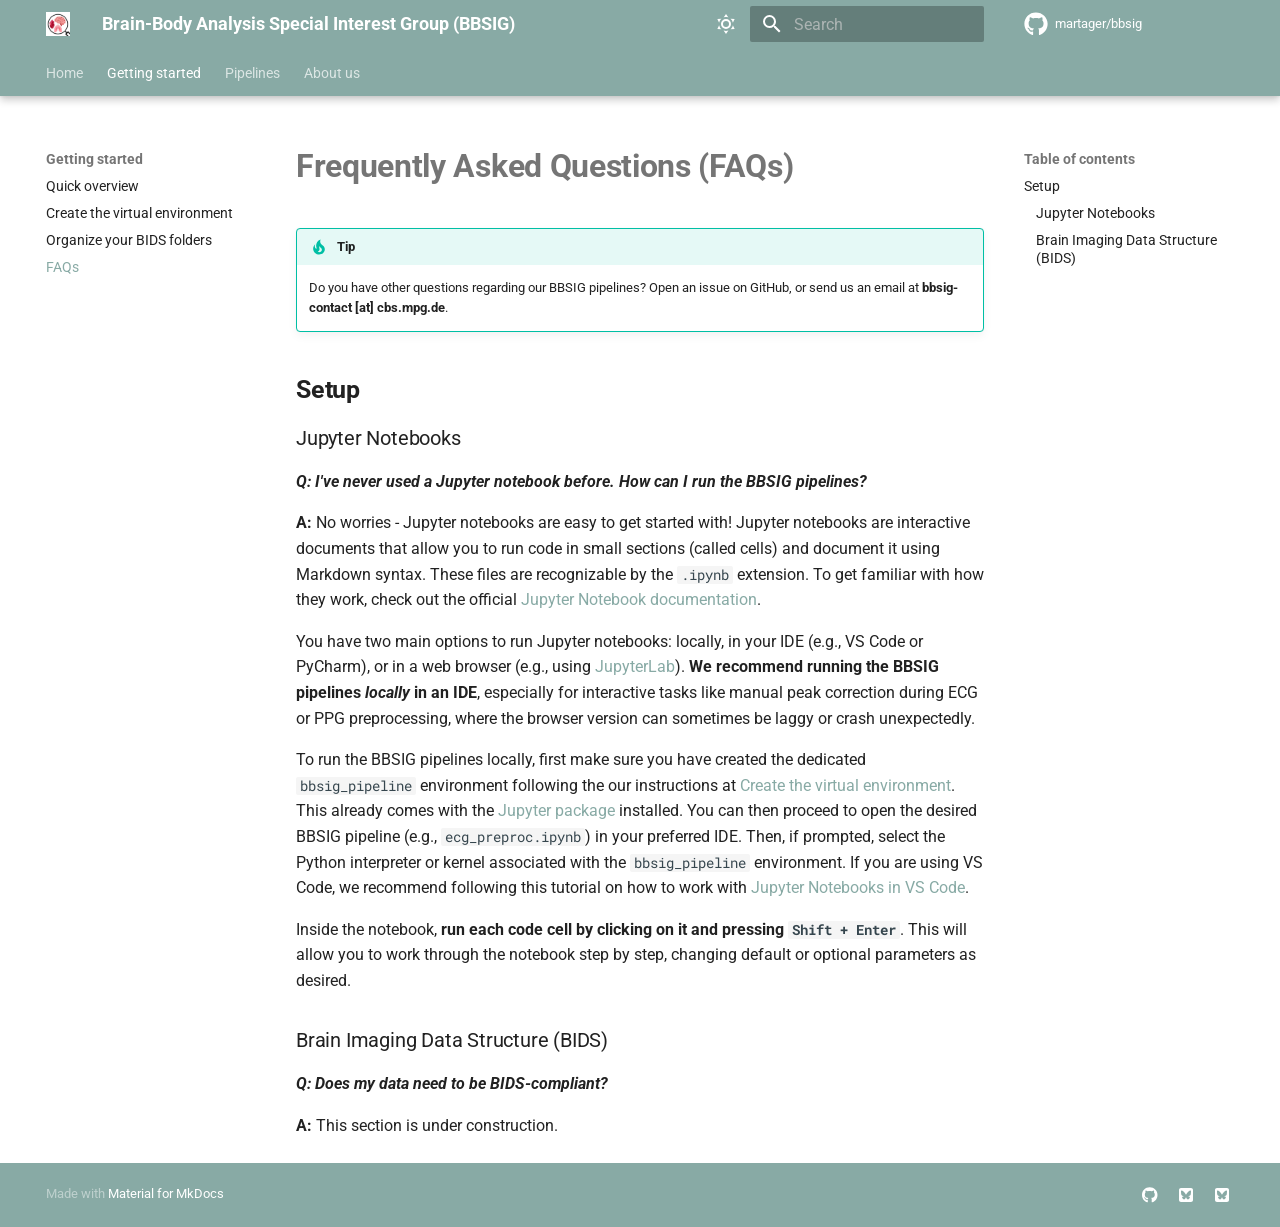
<file: faqs/index.html>
<!doctype html>
<html lang="en" class="no-js">
  <head>
    
      <meta charset="utf-8">
      <meta name="viewport" content="width=device-width,initial-scale=1">
      
        <meta name="description" content="Brain-Body Analysis Special Interest Group (BBSIG) - reproducible, open-access pipelines for peripheral physiology analysis">
      
      
      
        <link rel="canonical" href="https://martager.github.io/bbsig/faqs/">
      
      
        <link rel="prev" href="../bids-structure/">
      
      
        <link rel="next" href="../ecg-preprocessing/">
      
      
      <link rel="icon" href="../assets/images/favicon.ico">
      <meta name="generator" content="mkdocs-1.6.1, mkdocs-material-9.6.11">
    
    
      
        <title>FAQs - Brain-Body Analysis Special Interest Group (BBSIG)</title>
      
    
    
      <link rel="stylesheet" href="../assets/stylesheets/main.4af4bdda.min.css">
      
        
        <link rel="stylesheet" href="../assets/stylesheets/palette.06af60db.min.css">
      
      


    
    
      
    
    
      
        
        
        <link rel="preconnect" href="https://fonts.gstatic.com" crossorigin>
        <link rel="stylesheet" href="https://fonts.googleapis.com/css?family=Roboto:300,300i,400,400i,700,700i%7CRoboto+Mono:400,400i,700,700i&display=fallback">
        <style>:root{--md-text-font:"Roboto";--md-code-font:"Roboto Mono"}</style>
      
    
    
      <link rel="stylesheet" href="../css/extra.css">
    
    <script>__md_scope=new URL("..",location),__md_hash=e=>[...e].reduce(((e,_)=>(e<<5)-e+_.charCodeAt(0)),0),__md_get=(e,_=localStorage,t=__md_scope)=>JSON.parse(_.getItem(t.pathname+"."+e)),__md_set=(e,_,t=localStorage,a=__md_scope)=>{try{t.setItem(a.pathname+"."+e,JSON.stringify(_))}catch(e){}}</script>
    
      

    
    
    
  </head>
  
  
    
    
      
    
    
    
    
    <body dir="ltr" data-md-color-scheme="default" data-md-color-primary="custom" data-md-color-accent="custom">
  
    
    <input class="md-toggle" data-md-toggle="drawer" type="checkbox" id="__drawer" autocomplete="off">
    <input class="md-toggle" data-md-toggle="search" type="checkbox" id="__search" autocomplete="off">
    <label class="md-overlay" for="__drawer"></label>
    <div data-md-component="skip">
      
        
        <a href="#frequently-asked-questions-faqs" class="md-skip">
          Skip to content
        </a>
      
    </div>
    <div data-md-component="announce">
      
    </div>
    
    
      

  

<header class="md-header md-header--shadow md-header--lifted" data-md-component="header">
  <nav class="md-header__inner md-grid" aria-label="Header">
    <a href=".." title="Brain-Body Analysis Special Interest Group (BBSIG)" class="md-header__button md-logo" aria-label="Brain-Body Analysis Special Interest Group (BBSIG)" data-md-component="logo">
      
  <img src="../bbsig_logo.png" alt="logo">

    </a>
    <label class="md-header__button md-icon" for="__drawer">
      
      <svg xmlns="http://www.w3.org/2000/svg" viewBox="0 0 24 24"><path d="M3 6h18v2H3zm0 5h18v2H3zm0 5h18v2H3z"/></svg>
    </label>
    <div class="md-header__title" data-md-component="header-title">
      <div class="md-header__ellipsis">
        <div class="md-header__topic">
          <span class="md-ellipsis">
            Brain-Body Analysis Special Interest Group (BBSIG)
          </span>
        </div>
        <div class="md-header__topic" data-md-component="header-topic">
          <span class="md-ellipsis">
            
              FAQs
            
          </span>
        </div>
      </div>
    </div>
    
      
        <form class="md-header__option" data-md-component="palette">
  
    
    
    
    <input class="md-option" data-md-color-media="(prefers-color-scheme: light)" data-md-color-scheme="default" data-md-color-primary="custom" data-md-color-accent="custom"  aria-label="Switch to dark mode"  type="radio" name="__palette" id="__palette_0">
    
      <label class="md-header__button md-icon" title="Switch to dark mode" for="__palette_1" hidden>
        <svg xmlns="http://www.w3.org/2000/svg" viewBox="0 0 24 24"><path d="M12 7a5 5 0 0 1 5 5 5 5 0 0 1-5 5 5 5 0 0 1-5-5 5 5 0 0 1 5-5m0 2a3 3 0 0 0-3 3 3 3 0 0 0 3 3 3 3 0 0 0 3-3 3 3 0 0 0-3-3m0-7 2.39 3.42C13.65 5.15 12.84 5 12 5s-1.65.15-2.39.42zM3.34 7l4.16-.35A7.2 7.2 0 0 0 5.94 8.5c-.44.74-.69 1.5-.83 2.29zm.02 10 1.76-3.77a7.131 7.131 0 0 0 2.38 4.14zM20.65 7l-1.77 3.79a7.02 7.02 0 0 0-2.38-4.15zm-.01 10-4.14.36c.59-.51 1.12-1.14 1.54-1.86.42-.73.69-1.5.83-2.29zM12 22l-2.41-3.44c.74.27 1.55.44 2.41.44.82 0 1.63-.17 2.37-.44z"/></svg>
      </label>
    
  
    
    
    
    <input class="md-option" data-md-color-media="(prefers-color-scheme: dark)" data-md-color-scheme="slate" data-md-color-primary="custom" data-md-color-accent="custom"  aria-label="Switch to light mode"  type="radio" name="__palette" id="__palette_1">
    
      <label class="md-header__button md-icon" title="Switch to light mode" for="__palette_0" hidden>
        <svg xmlns="http://www.w3.org/2000/svg" viewBox="0 0 24 24"><path d="m17.75 4.09-2.53 1.94.91 3.06-2.63-1.81-2.63 1.81.91-3.06-2.53-1.94L12.44 4l1.06-3 1.06 3zm3.5 6.91-1.64 1.25.59 1.98-1.7-1.17-1.7 1.17.59-1.98L15.75 11l2.06-.05L18.5 9l.69 1.95zm-2.28 4.95c.83-.08 1.72 1.1 1.19 1.85-.32.45-.66.87-1.08 1.27C15.17 23 8.84 23 4.94 19.07c-3.91-3.9-3.91-10.24 0-14.14.4-.4.82-.76 1.27-1.08.75-.53 1.93.36 1.85 1.19-.27 2.86.69 5.83 2.89 8.02a9.96 9.96 0 0 0 8.02 2.89m-1.64 2.02a12.08 12.08 0 0 1-7.8-3.47c-2.17-2.19-3.33-5-3.49-7.82-2.81 3.14-2.7 7.96.31 10.98 3.02 3.01 7.84 3.12 10.98.31"/></svg>
      </label>
    
  
</form>
      
    
    
      <script>var palette=__md_get("__palette");if(palette&&palette.color){if("(prefers-color-scheme)"===palette.color.media){var media=matchMedia("(prefers-color-scheme: light)"),input=document.querySelector(media.matches?"[data-md-color-media='(prefers-color-scheme: light)']":"[data-md-color-media='(prefers-color-scheme: dark)']");palette.color.media=input.getAttribute("data-md-color-media"),palette.color.scheme=input.getAttribute("data-md-color-scheme"),palette.color.primary=input.getAttribute("data-md-color-primary"),palette.color.accent=input.getAttribute("data-md-color-accent")}for(var[key,value]of Object.entries(palette.color))document.body.setAttribute("data-md-color-"+key,value)}</script>
    
    
    
      
      
        <label class="md-header__button md-icon" for="__search">
          
          <svg xmlns="http://www.w3.org/2000/svg" viewBox="0 0 24 24"><path d="M9.5 3A6.5 6.5 0 0 1 16 9.5c0 1.61-.59 3.09-1.56 4.23l.27.27h.79l5 5-1.5 1.5-5-5v-.79l-.27-.27A6.52 6.52 0 0 1 9.5 16 6.5 6.5 0 0 1 3 9.5 6.5 6.5 0 0 1 9.5 3m0 2C7 5 5 7 5 9.5S7 14 9.5 14 14 12 14 9.5 12 5 9.5 5"/></svg>
        </label>
        <div class="md-search" data-md-component="search" role="dialog">
  <label class="md-search__overlay" for="__search"></label>
  <div class="md-search__inner" role="search">
    <form class="md-search__form" name="search">
      <input type="text" class="md-search__input" name="query" aria-label="Search" placeholder="Search" autocapitalize="off" autocorrect="off" autocomplete="off" spellcheck="false" data-md-component="search-query" required>
      <label class="md-search__icon md-icon" for="__search">
        
        <svg xmlns="http://www.w3.org/2000/svg" viewBox="0 0 24 24"><path d="M9.5 3A6.5 6.5 0 0 1 16 9.5c0 1.61-.59 3.09-1.56 4.23l.27.27h.79l5 5-1.5 1.5-5-5v-.79l-.27-.27A6.52 6.52 0 0 1 9.5 16 6.5 6.5 0 0 1 3 9.5 6.5 6.5 0 0 1 9.5 3m0 2C7 5 5 7 5 9.5S7 14 9.5 14 14 12 14 9.5 12 5 9.5 5"/></svg>
        
        <svg xmlns="http://www.w3.org/2000/svg" viewBox="0 0 24 24"><path d="M20 11v2H8l5.5 5.5-1.42 1.42L4.16 12l7.92-7.92L13.5 5.5 8 11z"/></svg>
      </label>
      <nav class="md-search__options" aria-label="Search">
        
        <button type="reset" class="md-search__icon md-icon" title="Clear" aria-label="Clear" tabindex="-1">
          
          <svg xmlns="http://www.w3.org/2000/svg" viewBox="0 0 24 24"><path d="M19 6.41 17.59 5 12 10.59 6.41 5 5 6.41 10.59 12 5 17.59 6.41 19 12 13.41 17.59 19 19 17.59 13.41 12z"/></svg>
        </button>
      </nav>
      
        <div class="md-search__suggest" data-md-component="search-suggest"></div>
      
    </form>
    <div class="md-search__output">
      <div class="md-search__scrollwrap" tabindex="0" data-md-scrollfix>
        <div class="md-search-result" data-md-component="search-result">
          <div class="md-search-result__meta">
            Initializing search
          </div>
          <ol class="md-search-result__list" role="presentation"></ol>
        </div>
      </div>
    </div>
  </div>
</div>
      
    
    
      <div class="md-header__source">
        <a href="https://github.com/martager/bbsig" title="Go to repository" class="md-source" data-md-component="source">
  <div class="md-source__icon md-icon">
    
    <svg xmlns="http://www.w3.org/2000/svg" viewBox="0 0 496 512"><!--! Font Awesome Free 6.7.2 by @fontawesome - https://fontawesome.com License - https://fontawesome.com/license/free (Icons: CC BY 4.0, Fonts: SIL OFL 1.1, Code: MIT License) Copyright 2024 Fonticons, Inc.--><path d="M165.9 397.4c0 2-2.3 3.6-5.2 3.6-3.3.3-5.6-1.3-5.6-3.6 0-2 2.3-3.6 5.2-3.6 3-.3 5.6 1.3 5.6 3.6m-31.1-4.5c-.7 2 1.3 4.3 4.3 4.9 2.6 1 5.6 0 6.2-2s-1.3-4.3-4.3-5.2c-2.6-.7-5.5.3-6.2 2.3m44.2-1.7c-2.9.7-4.9 2.6-4.6 4.9.3 2 2.9 3.3 5.9 2.6 2.9-.7 4.9-2.6 4.6-4.6-.3-1.9-3-3.2-5.9-2.9M244.8 8C106.1 8 0 113.3 0 252c0 110.9 69.8 205.8 169.5 239.2 12.8 2.3 17.3-5.6 17.3-12.1 0-6.2-.3-40.4-.3-61.4 0 0-70 15-84.7-29.8 0 0-11.4-29.1-27.8-36.6 0 0-22.9-15.7 1.6-15.4 0 0 24.9 2 38.6 25.8 21.9 38.6 58.6 27.5 72.9 20.9 2.3-16 8.8-27.1 16-33.7-55.9-6.2-112.3-14.3-112.3-110.5 0-27.5 7.6-41.3 23.6-58.9-2.6-6.5-11.1-33.3 2.6-67.9 20.9-6.5 69 27 69 27 20-5.6 41.5-8.5 62.8-8.5s42.8 2.9 62.8 8.5c0 0 48.1-33.6 69-27 13.7 34.7 5.2 61.4 2.6 67.9 16 17.7 25.8 31.5 25.8 58.9 0 96.5-58.9 104.2-114.8 110.5 9.2 7.9 17 22.9 17 46.4 0 33.7-.3 75.4-.3 83.6 0 6.5 4.6 14.4 17.3 12.1C428.2 457.8 496 362.9 496 252 496 113.3 383.5 8 244.8 8M97.2 352.9c-1.3 1-1 3.3.7 5.2 1.6 1.6 3.9 2.3 5.2 1 1.3-1 1-3.3-.7-5.2-1.6-1.6-3.9-2.3-5.2-1m-10.8-8.1c-.7 1.3.3 2.9 2.3 3.9 1.6 1 3.6.7 4.3-.7.7-1.3-.3-2.9-2.3-3.9-2-.6-3.6-.3-4.3.7m32.4 35.6c-1.6 1.3-1 4.3 1.3 6.2 2.3 2.3 5.2 2.6 6.5 1 1.3-1.3.7-4.3-1.3-6.2-2.2-2.3-5.2-2.6-6.5-1m-11.4-14.7c-1.6 1-1.6 3.6 0 5.9s4.3 3.3 5.6 2.3c1.6-1.3 1.6-3.9 0-6.2-1.4-2.3-4-3.3-5.6-2"/></svg>
  </div>
  <div class="md-source__repository">
    martager/bbsig
  </div>
</a>
      </div>
    
  </nav>
  
    
      
<nav class="md-tabs" aria-label="Tabs" data-md-component="tabs">
  <div class="md-grid">
    <ul class="md-tabs__list">
      
        
  
  
  
  
    
    
      <li class="md-tabs__item">
        <a href=".." class="md-tabs__link">
          
  
  
  Home

        </a>
      </li>
    
  

      
        
  
  
  
    
  
  
    
    
      <li class="md-tabs__item md-tabs__item--active">
        <a href="../overview/" class="md-tabs__link">
          
  
  
  Getting started

        </a>
      </li>
    
  

      
        
  
  
  
  
    
    
      <li class="md-tabs__item">
        <a href="../ecg-preprocessing/" class="md-tabs__link">
          
  
  
  Pipelines

        </a>
      </li>
    
  

      
        
  
  
  
  
    
    
      <li class="md-tabs__item">
        <a href="../contributors/" class="md-tabs__link">
          
  
  
  About us

        </a>
      </li>
    
  

      
    </ul>
  </div>
</nav>
    
  
</header>
    
    <div class="md-container" data-md-component="container">
      
      
        
      
      <main class="md-main" data-md-component="main">
        <div class="md-main__inner md-grid">
          
            
              
              <div class="md-sidebar md-sidebar--primary" data-md-component="sidebar" data-md-type="navigation" >
                <div class="md-sidebar__scrollwrap">
                  <div class="md-sidebar__inner">
                    


  


<nav class="md-nav md-nav--primary md-nav--lifted" aria-label="Navigation" data-md-level="0">
  <label class="md-nav__title" for="__drawer">
    <a href=".." title="Brain-Body Analysis Special Interest Group (BBSIG)" class="md-nav__button md-logo" aria-label="Brain-Body Analysis Special Interest Group (BBSIG)" data-md-component="logo">
      
  <img src="../bbsig_logo.png" alt="logo">

    </a>
    Brain-Body Analysis Special Interest Group (BBSIG)
  </label>
  
    <div class="md-nav__source">
      <a href="https://github.com/martager/bbsig" title="Go to repository" class="md-source" data-md-component="source">
  <div class="md-source__icon md-icon">
    
    <svg xmlns="http://www.w3.org/2000/svg" viewBox="0 0 496 512"><!--! Font Awesome Free 6.7.2 by @fontawesome - https://fontawesome.com License - https://fontawesome.com/license/free (Icons: CC BY 4.0, Fonts: SIL OFL 1.1, Code: MIT License) Copyright 2024 Fonticons, Inc.--><path d="M165.9 397.4c0 2-2.3 3.6-5.2 3.6-3.3.3-5.6-1.3-5.6-3.6 0-2 2.3-3.6 5.2-3.6 3-.3 5.6 1.3 5.6 3.6m-31.1-4.5c-.7 2 1.3 4.3 4.3 4.9 2.6 1 5.6 0 6.2-2s-1.3-4.3-4.3-5.2c-2.6-.7-5.5.3-6.2 2.3m44.2-1.7c-2.9.7-4.9 2.6-4.6 4.9.3 2 2.9 3.3 5.9 2.6 2.9-.7 4.9-2.6 4.6-4.6-.3-1.9-3-3.2-5.9-2.9M244.8 8C106.1 8 0 113.3 0 252c0 110.9 69.8 205.8 169.5 239.2 12.8 2.3 17.3-5.6 17.3-12.1 0-6.2-.3-40.4-.3-61.4 0 0-70 15-84.7-29.8 0 0-11.4-29.1-27.8-36.6 0 0-22.9-15.7 1.6-15.4 0 0 24.9 2 38.6 25.8 21.9 38.6 58.6 27.5 72.9 20.9 2.3-16 8.8-27.1 16-33.7-55.9-6.2-112.3-14.3-112.3-110.5 0-27.5 7.6-41.3 23.6-58.9-2.6-6.5-11.1-33.3 2.6-67.9 20.9-6.5 69 27 69 27 20-5.6 41.5-8.5 62.8-8.5s42.8 2.9 62.8 8.5c0 0 48.1-33.6 69-27 13.7 34.7 5.2 61.4 2.6 67.9 16 17.7 25.8 31.5 25.8 58.9 0 96.5-58.9 104.2-114.8 110.5 9.2 7.9 17 22.9 17 46.4 0 33.7-.3 75.4-.3 83.6 0 6.5 4.6 14.4 17.3 12.1C428.2 457.8 496 362.9 496 252 496 113.3 383.5 8 244.8 8M97.2 352.9c-1.3 1-1 3.3.7 5.2 1.6 1.6 3.9 2.3 5.2 1 1.3-1 1-3.3-.7-5.2-1.6-1.6-3.9-2.3-5.2-1m-10.8-8.1c-.7 1.3.3 2.9 2.3 3.9 1.6 1 3.6.7 4.3-.7.7-1.3-.3-2.9-2.3-3.9-2-.6-3.6-.3-4.3.7m32.4 35.6c-1.6 1.3-1 4.3 1.3 6.2 2.3 2.3 5.2 2.6 6.5 1 1.3-1.3.7-4.3-1.3-6.2-2.2-2.3-5.2-2.6-6.5-1m-11.4-14.7c-1.6 1-1.6 3.6 0 5.9s4.3 3.3 5.6 2.3c1.6-1.3 1.6-3.9 0-6.2-1.4-2.3-4-3.3-5.6-2"/></svg>
  </div>
  <div class="md-source__repository">
    martager/bbsig
  </div>
</a>
    </div>
  
  <ul class="md-nav__list" data-md-scrollfix>
    
      
      
  
  
  
  
    
    
    
    
      
      
    
    
    <li class="md-nav__item md-nav__item--nested">
      
        
        
        <input class="md-nav__toggle md-toggle " type="checkbox" id="__nav_1" >
        
          
          <label class="md-nav__link" for="__nav_1" id="__nav_1_label" tabindex="0">
            
  
  
  <span class="md-ellipsis">
    Home
    
  </span>
  

            <span class="md-nav__icon md-icon"></span>
          </label>
        
        <nav class="md-nav" data-md-level="1" aria-labelledby="__nav_1_label" aria-expanded="false">
          <label class="md-nav__title" for="__nav_1">
            <span class="md-nav__icon md-icon"></span>
            Home
          </label>
          <ul class="md-nav__list" data-md-scrollfix>
            
              
                
  
  
  
  
    <li class="md-nav__item">
      <a href=".." class="md-nav__link">
        
  
  
  <span class="md-ellipsis">
    Overview
    
  </span>
  

      </a>
    </li>
  

              
            
          </ul>
        </nav>
      
    </li>
  

    
      
      
  
  
    
  
  
  
    
    
    
    
      
        
        
      
      
    
    
    <li class="md-nav__item md-nav__item--active md-nav__item--section md-nav__item--nested">
      
        
        
        <input class="md-nav__toggle md-toggle " type="checkbox" id="__nav_2" checked>
        
          
          <label class="md-nav__link" for="__nav_2" id="__nav_2_label" tabindex="">
            
  
  
  <span class="md-ellipsis">
    Getting started
    
  </span>
  

            <span class="md-nav__icon md-icon"></span>
          </label>
        
        <nav class="md-nav" data-md-level="1" aria-labelledby="__nav_2_label" aria-expanded="true">
          <label class="md-nav__title" for="__nav_2">
            <span class="md-nav__icon md-icon"></span>
            Getting started
          </label>
          <ul class="md-nav__list" data-md-scrollfix>
            
              
                
  
  
  
  
    <li class="md-nav__item">
      <a href="../overview/" class="md-nav__link">
        
  
  
  <span class="md-ellipsis">
    Quick overview
    
  </span>
  

      </a>
    </li>
  

              
            
              
                
  
  
  
  
    <li class="md-nav__item">
      <a href="../setup-bbsig-env/" class="md-nav__link">
        
  
  
  <span class="md-ellipsis">
    Create the virtual environment
    
  </span>
  

      </a>
    </li>
  

              
            
              
                
  
  
  
  
    <li class="md-nav__item">
      <a href="../bids-structure/" class="md-nav__link">
        
  
  
  <span class="md-ellipsis">
    Organize your BIDS folders
    
  </span>
  

      </a>
    </li>
  

              
            
              
                
  
  
    
  
  
  
    <li class="md-nav__item md-nav__item--active">
      
      <input class="md-nav__toggle md-toggle" type="checkbox" id="__toc">
      
      
        
      
      
        <label class="md-nav__link md-nav__link--active" for="__toc">
          
  
  
  <span class="md-ellipsis">
    FAQs
    
  </span>
  

          <span class="md-nav__icon md-icon"></span>
        </label>
      
      <a href="./" class="md-nav__link md-nav__link--active">
        
  
  
  <span class="md-ellipsis">
    FAQs
    
  </span>
  

      </a>
      
        

<nav class="md-nav md-nav--secondary" aria-label="Table of contents">
  
  
  
    
  
  
    <label class="md-nav__title" for="__toc">
      <span class="md-nav__icon md-icon"></span>
      Table of contents
    </label>
    <ul class="md-nav__list" data-md-component="toc" data-md-scrollfix>
      
        <li class="md-nav__item">
  <a href="#setup" class="md-nav__link">
    <span class="md-ellipsis">
      Setup
    </span>
  </a>
  
    <nav class="md-nav" aria-label="Setup">
      <ul class="md-nav__list">
        
          <li class="md-nav__item">
  <a href="#jupyter-notebooks" class="md-nav__link">
    <span class="md-ellipsis">
      Jupyter Notebooks
    </span>
  </a>
  
</li>
        
          <li class="md-nav__item">
  <a href="#brain-imaging-data-structure-bids" class="md-nav__link">
    <span class="md-ellipsis">
      Brain Imaging Data Structure (BIDS)
    </span>
  </a>
  
</li>
        
      </ul>
    </nav>
  
</li>
      
    </ul>
  
</nav>
      
    </li>
  

              
            
          </ul>
        </nav>
      
    </li>
  

    
      
      
  
  
  
  
    
    
    
    
      
      
    
    
    <li class="md-nav__item md-nav__item--nested">
      
        
        
        <input class="md-nav__toggle md-toggle " type="checkbox" id="__nav_3" >
        
          
          <label class="md-nav__link" for="__nav_3" id="__nav_3_label" tabindex="0">
            
  
  
  <span class="md-ellipsis">
    Pipelines
    
  </span>
  

            <span class="md-nav__icon md-icon"></span>
          </label>
        
        <nav class="md-nav" data-md-level="1" aria-labelledby="__nav_3_label" aria-expanded="false">
          <label class="md-nav__title" for="__nav_3">
            <span class="md-nav__icon md-icon"></span>
            Pipelines
          </label>
          <ul class="md-nav__list" data-md-scrollfix>
            
              
                
  
  
  
  
    <li class="md-nav__item">
      <a href="../ecg-preprocessing/" class="md-nav__link">
        
  
  
  <span class="md-ellipsis">
    ECG preprocessing
    
  </span>
  

      </a>
    </li>
  

              
            
              
                
  
  
  
  
    <li class="md-nav__item">
      <a href="../ppg-preprocessing/" class="md-nav__link">
        
  
  
  <span class="md-ellipsis">
    PPG preprocessing
    
  </span>
  

      </a>
    </li>
  

              
            
              
                
  
  
  
  
    <li class="md-nav__item">
      <a href="../hrv-analysis/" class="md-nav__link">
        
  
  
  <span class="md-ellipsis">
    HRV analysis
    
  </span>
  

      </a>
    </li>
  

              
            
          </ul>
        </nav>
      
    </li>
  

    
      
      
  
  
  
  
    
    
    
    
      
      
    
    
    <li class="md-nav__item md-nav__item--nested">
      
        
        
        <input class="md-nav__toggle md-toggle " type="checkbox" id="__nav_4" >
        
          
          <label class="md-nav__link" for="__nav_4" id="__nav_4_label" tabindex="0">
            
  
  
  <span class="md-ellipsis">
    About us
    
  </span>
  

            <span class="md-nav__icon md-icon"></span>
          </label>
        
        <nav class="md-nav" data-md-level="1" aria-labelledby="__nav_4_label" aria-expanded="false">
          <label class="md-nav__title" for="__nav_4">
            <span class="md-nav__icon md-icon"></span>
            About us
          </label>
          <ul class="md-nav__list" data-md-scrollfix>
            
              
                
  
  
  
  
    <li class="md-nav__item">
      <a href="../contributors/" class="md-nav__link">
        
  
  
  <span class="md-ellipsis">
    Contributors
    
  </span>
  

      </a>
    </li>
  

              
            
              
                
  
  
  
  
    <li class="md-nav__item">
      <a href="../cite-us/" class="md-nav__link">
        
  
  
  <span class="md-ellipsis">
    Cite us
    
  </span>
  

      </a>
    </li>
  

              
            
              
                
  
  
  
  
    <li class="md-nav__item">
      <a href="../license/" class="md-nav__link">
        
  
  
  <span class="md-ellipsis">
    License
    
  </span>
  

      </a>
    </li>
  

              
            
              
                
  
  
  
  
    <li class="md-nav__item">
      <a href="../acknowledgments/" class="md-nav__link">
        
  
  
  <span class="md-ellipsis">
    Acknowledgments
    
  </span>
  

      </a>
    </li>
  

              
            
          </ul>
        </nav>
      
    </li>
  

    
  </ul>
</nav>
                  </div>
                </div>
              </div>
            
            
              
              <div class="md-sidebar md-sidebar--secondary" data-md-component="sidebar" data-md-type="toc" >
                <div class="md-sidebar__scrollwrap">
                  <div class="md-sidebar__inner">
                    

<nav class="md-nav md-nav--secondary" aria-label="Table of contents">
  
  
  
    
  
  
    <label class="md-nav__title" for="__toc">
      <span class="md-nav__icon md-icon"></span>
      Table of contents
    </label>
    <ul class="md-nav__list" data-md-component="toc" data-md-scrollfix>
      
        <li class="md-nav__item">
  <a href="#setup" class="md-nav__link">
    <span class="md-ellipsis">
      Setup
    </span>
  </a>
  
    <nav class="md-nav" aria-label="Setup">
      <ul class="md-nav__list">
        
          <li class="md-nav__item">
  <a href="#jupyter-notebooks" class="md-nav__link">
    <span class="md-ellipsis">
      Jupyter Notebooks
    </span>
  </a>
  
</li>
        
          <li class="md-nav__item">
  <a href="#brain-imaging-data-structure-bids" class="md-nav__link">
    <span class="md-ellipsis">
      Brain Imaging Data Structure (BIDS)
    </span>
  </a>
  
</li>
        
      </ul>
    </nav>
  
</li>
      
    </ul>
  
</nav>
                  </div>
                </div>
              </div>
            
          
          
            <div class="md-content" data-md-component="content">
              <article class="md-content__inner md-typeset">
                
                  


  
  


<h1 id="frequently-asked-questions-faqs"><strong>Frequently Asked Questions (FAQs)</strong><a class="headerlink" href="#frequently-asked-questions-faqs" title="Permanent link">#</a></h1>
<div class="admonition tip">
<p class="admonition-title">Tip</p>
<p>Do you have other questions regarding our BBSIG pipelines? Open an issue on GitHub, or send us an email at <strong>bbsig-contact [at] cbs.mpg.de</strong>. </p>
</div>
<h2 id="setup"><strong>Setup</strong><a class="headerlink" href="#setup" title="Permanent link">#</a></h2>
<h3 id="jupyter-notebooks">Jupyter Notebooks<a class="headerlink" href="#jupyter-notebooks" title="Permanent link">#</a></h3>
<p><strong><em>Q: I've never used a Jupyter notebook before. How can I run the BBSIG pipelines?</em></strong></p>
<p><strong>A:</strong> No worries - Jupyter notebooks are easy to get started with! Jupyter notebooks are interactive documents that allow you to run code in small sections (called cells) and document it using Markdown syntax. These files are recognizable by the <code>.ipynb</code> extension. To get familiar with how they work, check out the official <a href="https://jupyter-notebook.readthedocs.io/en/stable/notebook.html">Jupyter Notebook documentation</a>.</p>
<p>You have two main options to run Jupyter notebooks: locally, in your IDE (e.g., VS Code or PyCharm), or in a web browser (e.g., using <a href="https://jupyter.org/try#jupyterlab">JupyterLab</a>). <strong>We recommend running the BBSIG pipelines <em>locally</em> in an IDE</strong>, especially for interactive tasks like manual peak correction during ECG or PPG preprocessing, where the browser version can sometimes be laggy or crash unexpectedly.</p>
<p>To run the BBSIG pipelines locally, first make sure you have created the dedicated <code>bbsig_pipeline</code> environment following the our instructions at <a href="https://martager.github.io//bbsig/setup-bbsig-env/">Create the virtual environment</a>. This already comes with the <a href="https://pypi.org/project/jupyter/">Jupyter package</a> installed. You can then proceed to open the desired BBSIG pipeline (e.g., <code>ecg_preproc.ipynb</code>) in your preferred IDE. Then, if prompted, select the Python interpreter or kernel associated with the <code>bbsig_pipeline</code> environment. If you are using VS Code, we recommend following this tutorial on how to work with <a href="https://code.visualstudio.com/docs/datascience/jupyter-notebooks">Jupyter Notebooks in VS Code</a>. </p>
<p>Inside the notebook, <strong>run each code cell by clicking on it and pressing <code>Shift + Enter</code></strong>. This will allow you to work through the notebook step by step, changing default or optional parameters as desired. </p>
<h3 id="brain-imaging-data-structure-bids">Brain Imaging Data Structure (BIDS)<a class="headerlink" href="#brain-imaging-data-structure-bids" title="Permanent link">#</a></h3>
<p><strong><em>Q: Does my data need to be BIDS-compliant?</em></strong></p>
<p><strong>A:</strong> This section is under construction. </p>












                
              </article>
            </div>
          
          
<script>var target=document.getElementById(location.hash.slice(1));target&&target.name&&(target.checked=target.name.startsWith("__tabbed_"))</script>
        </div>
        
          <button type="button" class="md-top md-icon" data-md-component="top" hidden>
  
  <svg xmlns="http://www.w3.org/2000/svg" viewBox="0 0 24 24"><path d="M13 20h-2V8l-5.5 5.5-1.42-1.42L12 4.16l7.92 7.92-1.42 1.42L13 8z"/></svg>
  Back to top
</button>
        
      </main>
      
        <footer class="md-footer">
  
  <div class="md-footer-meta md-typeset">
    <div class="md-footer-meta__inner md-grid">
      <div class="md-copyright">
  
  
    Made with
    <a href="https://squidfunk.github.io/mkdocs-material/" target="_blank" rel="noopener">
      Material for MkDocs
    </a>
  
</div>
      
        <div class="md-social">
  
    
    
    
    
    <a href="https://github.com/martager/bbsig" target="_blank" rel="noopener" title="BBSIG on GitHub" class="md-social__link">
      <svg xmlns="http://www.w3.org/2000/svg" viewBox="0 0 496 512"><!--! Font Awesome Free 6.7.2 by @fontawesome - https://fontawesome.com License - https://fontawesome.com/license/free (Icons: CC BY 4.0, Fonts: SIL OFL 1.1, Code: MIT License) Copyright 2024 Fonticons, Inc.--><path d="M165.9 397.4c0 2-2.3 3.6-5.2 3.6-3.3.3-5.6-1.3-5.6-3.6 0-2 2.3-3.6 5.2-3.6 3-.3 5.6 1.3 5.6 3.6m-31.1-4.5c-.7 2 1.3 4.3 4.3 4.9 2.6 1 5.6 0 6.2-2s-1.3-4.3-4.3-5.2c-2.6-.7-5.5.3-6.2 2.3m44.2-1.7c-2.9.7-4.9 2.6-4.6 4.9.3 2 2.9 3.3 5.9 2.6 2.9-.7 4.9-2.6 4.6-4.6-.3-1.9-3-3.2-5.9-2.9M244.8 8C106.1 8 0 113.3 0 252c0 110.9 69.8 205.8 169.5 239.2 12.8 2.3 17.3-5.6 17.3-12.1 0-6.2-.3-40.4-.3-61.4 0 0-70 15-84.7-29.8 0 0-11.4-29.1-27.8-36.6 0 0-22.9-15.7 1.6-15.4 0 0 24.9 2 38.6 25.8 21.9 38.6 58.6 27.5 72.9 20.9 2.3-16 8.8-27.1 16-33.7-55.9-6.2-112.3-14.3-112.3-110.5 0-27.5 7.6-41.3 23.6-58.9-2.6-6.5-11.1-33.3 2.6-67.9 20.9-6.5 69 27 69 27 20-5.6 41.5-8.5 62.8-8.5s42.8 2.9 62.8 8.5c0 0 48.1-33.6 69-27 13.7 34.7 5.2 61.4 2.6 67.9 16 17.7 25.8 31.5 25.8 58.9 0 96.5-58.9 104.2-114.8 110.5 9.2 7.9 17 22.9 17 46.4 0 33.7-.3 75.4-.3 83.6 0 6.5 4.6 14.4 17.3 12.1C428.2 457.8 496 362.9 496 252 496 113.3 383.5 8 244.8 8M97.2 352.9c-1.3 1-1 3.3.7 5.2 1.6 1.6 3.9 2.3 5.2 1 1.3-1 1-3.3-.7-5.2-1.6-1.6-3.9-2.3-5.2-1m-10.8-8.1c-.7 1.3.3 2.9 2.3 3.9 1.6 1 3.6.7 4.3-.7.7-1.3-.3-2.9-2.3-3.9-2-.6-3.6-.3-4.3.7m32.4 35.6c-1.6 1.3-1 4.3 1.3 6.2 2.3 2.3 5.2 2.6 6.5 1 1.3-1.3.7-4.3-1.3-6.2-2.2-2.3-5.2-2.6-6.5-1m-11.4-14.7c-1.6 1-1.6 3.6 0 5.9s4.3 3.3 5.6 2.3c1.6-1.3 1.6-3.9 0-6.2-1.4-2.3-4-3.3-5.6-2"/></svg>
    </a>
  
    
    
    
    
    <a href="https://bsky.app/profile/mbe-lab.bsky.social" target="_blank" rel="noopener" title="mbe-lab on Bluesky" class="md-social__link">
      <svg xmlns="http://www.w3.org/2000/svg" viewBox="0 0 448 512"><!--! Font Awesome Free 6.7.2 by @fontawesome - https://fontawesome.com License - https://fontawesome.com/license/free (Icons: CC BY 4.0, Fonts: SIL OFL 1.1, Code: MIT License) Copyright 2024 Fonticons, Inc.--><path d="M64 32C28.7 32 0 60.7 0 96v320c0 35.3 28.7 64 64 64h320c35.3 0 64-28.7 64-64V96c0-35.3-28.7-64-64-64zm160 215.4c14.5-30 54-85.8 90.7-113.3 26.5-19.9 69.3-35.2 69.3 13.7 0 9.8-5.6 82.1-8.9 93.8-11.4 40.8-53 51.2-90 44.9 64.7 11 81.2 47.5 45.6 84-67.5 69.3-97-17.4-104.6-39.6l-.3-.9c-.9-2.6-1.4-4.1-1.8-4.1s-.9 1.5-1.8 4.1l-.3.9c-7.6 22.2-37.1 108.8-104.6 39.6-35.5-36.5-19.1-73 45.6-84-37 6.3-78.6-4.1-90-44.9-3.3-11.7-8.9-84-8.9-93.8 0-48.9 42.9-33.5 69.3-13.7 36.7 27.5 76.2 83.4 90.7 113.3"/></svg>
    </a>
  
    
    
    
    
    <a href="https://bsky.app/profile/martager.bsky.social" target="_blank" rel="noopener" title="martager on Bluesky" class="md-social__link">
      <svg xmlns="http://www.w3.org/2000/svg" viewBox="0 0 448 512"><!--! Font Awesome Free 6.7.2 by @fontawesome - https://fontawesome.com License - https://fontawesome.com/license/free (Icons: CC BY 4.0, Fonts: SIL OFL 1.1, Code: MIT License) Copyright 2024 Fonticons, Inc.--><path d="M64 32C28.7 32 0 60.7 0 96v320c0 35.3 28.7 64 64 64h320c35.3 0 64-28.7 64-64V96c0-35.3-28.7-64-64-64zm160 215.4c14.5-30 54-85.8 90.7-113.3 26.5-19.9 69.3-35.2 69.3 13.7 0 9.8-5.6 82.1-8.9 93.8-11.4 40.8-53 51.2-90 44.9 64.7 11 81.2 47.5 45.6 84-67.5 69.3-97-17.4-104.6-39.6l-.3-.9c-.9-2.6-1.4-4.1-1.8-4.1s-.9 1.5-1.8 4.1l-.3.9c-7.6 22.2-37.1 108.8-104.6 39.6-35.5-36.5-19.1-73 45.6-84-37 6.3-78.6-4.1-90-44.9-3.3-11.7-8.9-84-8.9-93.8 0-48.9 42.9-33.5 69.3-13.7 36.7 27.5 76.2 83.4 90.7 113.3"/></svg>
    </a>
  
</div>
      
    </div>
  </div>
</footer>
      
    </div>
    <div class="md-dialog" data-md-component="dialog">
      <div class="md-dialog__inner md-typeset"></div>
    </div>
    
    
    
      
      <script id="__config" type="application/json">{"base": "..", "features": ["navigation.tabs", "navigation.tabs.sticky", "navigation.top", "search.highlight", "search.suggest", "toc.follow", "content.code.copy", "content.code.select"], "search": "../assets/javascripts/workers/search.f8cc74c7.min.js", "tags": null, "translations": {"clipboard.copied": "Copied to clipboard", "clipboard.copy": "Copy to clipboard", "search.result.more.one": "1 more on this page", "search.result.more.other": "# more on this page", "search.result.none": "No matching documents", "search.result.one": "1 matching document", "search.result.other": "# matching documents", "search.result.placeholder": "Type to start searching", "search.result.term.missing": "Missing", "select.version": "Select version"}, "version": null}</script>
    
    
      <script src="../assets/javascripts/bundle.c8b220af.min.js"></script>
      
    
  </body>
</html>
</file>
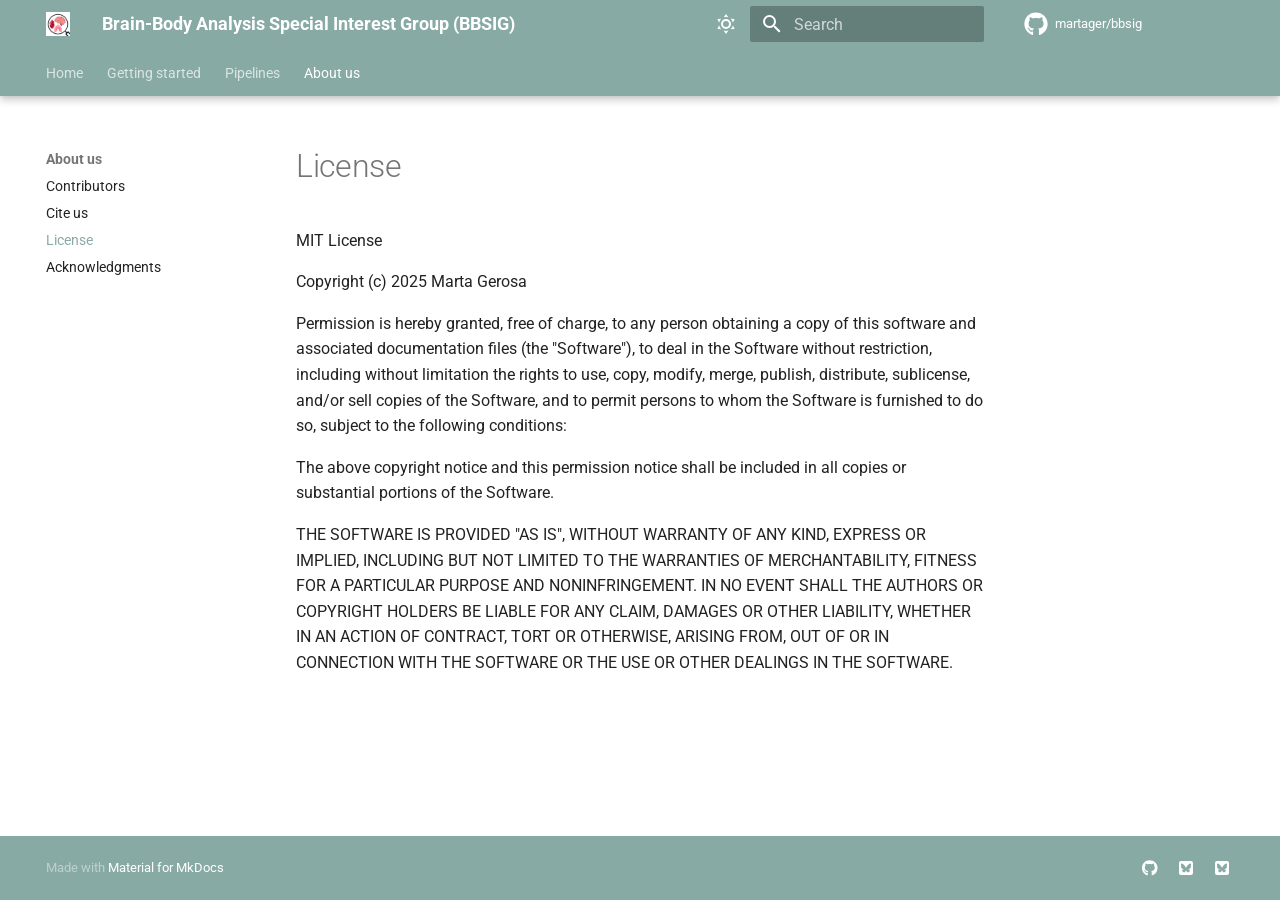
<file: license/index.html>
<!doctype html>
<html lang="en" class="no-js">
  <head>
    
      <meta charset="utf-8">
      <meta name="viewport" content="width=device-width,initial-scale=1">
      
        <meta name="description" content="Brain-Body Analysis Special Interest Group (BBSIG) - reproducible, open-access pipelines for peripheral physiology analysis">
      
      
      
        <link rel="canonical" href="https://martager.github.io/bbsig/license/">
      
      
        <link rel="prev" href="../cite-us/">
      
      
        <link rel="next" href="../acknowledgments/">
      
      
      <link rel="icon" href="../assets/images/favicon.ico">
      <meta name="generator" content="mkdocs-1.6.1, mkdocs-material-9.6.11">
    
    
      
        <title>License - Brain-Body Analysis Special Interest Group (BBSIG)</title>
      
    
    
      <link rel="stylesheet" href="../assets/stylesheets/main.4af4bdda.min.css">
      
        
        <link rel="stylesheet" href="../assets/stylesheets/palette.06af60db.min.css">
      
      


    
    
      
    
    
      
        
        
        <link rel="preconnect" href="https://fonts.gstatic.com" crossorigin>
        <link rel="stylesheet" href="https://fonts.googleapis.com/css?family=Roboto:300,300i,400,400i,700,700i%7CRoboto+Mono:400,400i,700,700i&display=fallback">
        <style>:root{--md-text-font:"Roboto";--md-code-font:"Roboto Mono"}</style>
      
    
    
      <link rel="stylesheet" href="../css/extra.css">
    
    <script>__md_scope=new URL("..",location),__md_hash=e=>[...e].reduce(((e,_)=>(e<<5)-e+_.charCodeAt(0)),0),__md_get=(e,_=localStorage,t=__md_scope)=>JSON.parse(_.getItem(t.pathname+"."+e)),__md_set=(e,_,t=localStorage,a=__md_scope)=>{try{t.setItem(a.pathname+"."+e,JSON.stringify(_))}catch(e){}}</script>
    
      

    
    
    
  </head>
  
  
    
    
      
    
    
    
    
    <body dir="ltr" data-md-color-scheme="default" data-md-color-primary="custom" data-md-color-accent="custom">
  
    
    <input class="md-toggle" data-md-toggle="drawer" type="checkbox" id="__drawer" autocomplete="off">
    <input class="md-toggle" data-md-toggle="search" type="checkbox" id="__search" autocomplete="off">
    <label class="md-overlay" for="__drawer"></label>
    <div data-md-component="skip">
      
    </div>
    <div data-md-component="announce">
      
    </div>
    
    
      

  

<header class="md-header md-header--shadow md-header--lifted" data-md-component="header">
  <nav class="md-header__inner md-grid" aria-label="Header">
    <a href=".." title="Brain-Body Analysis Special Interest Group (BBSIG)" class="md-header__button md-logo" aria-label="Brain-Body Analysis Special Interest Group (BBSIG)" data-md-component="logo">
      
  <img src="../bbsig_logo.png" alt="logo">

    </a>
    <label class="md-header__button md-icon" for="__drawer">
      
      <svg xmlns="http://www.w3.org/2000/svg" viewBox="0 0 24 24"><path d="M3 6h18v2H3zm0 5h18v2H3zm0 5h18v2H3z"/></svg>
    </label>
    <div class="md-header__title" data-md-component="header-title">
      <div class="md-header__ellipsis">
        <div class="md-header__topic">
          <span class="md-ellipsis">
            Brain-Body Analysis Special Interest Group (BBSIG)
          </span>
        </div>
        <div class="md-header__topic" data-md-component="header-topic">
          <span class="md-ellipsis">
            
              License
            
          </span>
        </div>
      </div>
    </div>
    
      
        <form class="md-header__option" data-md-component="palette">
  
    
    
    
    <input class="md-option" data-md-color-media="(prefers-color-scheme: light)" data-md-color-scheme="default" data-md-color-primary="custom" data-md-color-accent="custom"  aria-label="Switch to dark mode"  type="radio" name="__palette" id="__palette_0">
    
      <label class="md-header__button md-icon" title="Switch to dark mode" for="__palette_1" hidden>
        <svg xmlns="http://www.w3.org/2000/svg" viewBox="0 0 24 24"><path d="M12 7a5 5 0 0 1 5 5 5 5 0 0 1-5 5 5 5 0 0 1-5-5 5 5 0 0 1 5-5m0 2a3 3 0 0 0-3 3 3 3 0 0 0 3 3 3 3 0 0 0 3-3 3 3 0 0 0-3-3m0-7 2.39 3.42C13.65 5.15 12.84 5 12 5s-1.65.15-2.39.42zM3.34 7l4.16-.35A7.2 7.2 0 0 0 5.94 8.5c-.44.74-.69 1.5-.83 2.29zm.02 10 1.76-3.77a7.131 7.131 0 0 0 2.38 4.14zM20.65 7l-1.77 3.79a7.02 7.02 0 0 0-2.38-4.15zm-.01 10-4.14.36c.59-.51 1.12-1.14 1.54-1.86.42-.73.69-1.5.83-2.29zM12 22l-2.41-3.44c.74.27 1.55.44 2.41.44.82 0 1.63-.17 2.37-.44z"/></svg>
      </label>
    
  
    
    
    
    <input class="md-option" data-md-color-media="(prefers-color-scheme: dark)" data-md-color-scheme="slate" data-md-color-primary="custom" data-md-color-accent="custom"  aria-label="Switch to light mode"  type="radio" name="__palette" id="__palette_1">
    
      <label class="md-header__button md-icon" title="Switch to light mode" for="__palette_0" hidden>
        <svg xmlns="http://www.w3.org/2000/svg" viewBox="0 0 24 24"><path d="m17.75 4.09-2.53 1.94.91 3.06-2.63-1.81-2.63 1.81.91-3.06-2.53-1.94L12.44 4l1.06-3 1.06 3zm3.5 6.91-1.64 1.25.59 1.98-1.7-1.17-1.7 1.17.59-1.98L15.75 11l2.06-.05L18.5 9l.69 1.95zm-2.28 4.95c.83-.08 1.72 1.1 1.19 1.85-.32.45-.66.87-1.08 1.27C15.17 23 8.84 23 4.94 19.07c-3.91-3.9-3.91-10.24 0-14.14.4-.4.82-.76 1.27-1.08.75-.53 1.93.36 1.85 1.19-.27 2.86.69 5.83 2.89 8.02a9.96 9.96 0 0 0 8.02 2.89m-1.64 2.02a12.08 12.08 0 0 1-7.8-3.47c-2.17-2.19-3.33-5-3.49-7.82-2.81 3.14-2.7 7.96.31 10.98 3.02 3.01 7.84 3.12 10.98.31"/></svg>
      </label>
    
  
</form>
      
    
    
      <script>var palette=__md_get("__palette");if(palette&&palette.color){if("(prefers-color-scheme)"===palette.color.media){var media=matchMedia("(prefers-color-scheme: light)"),input=document.querySelector(media.matches?"[data-md-color-media='(prefers-color-scheme: light)']":"[data-md-color-media='(prefers-color-scheme: dark)']");palette.color.media=input.getAttribute("data-md-color-media"),palette.color.scheme=input.getAttribute("data-md-color-scheme"),palette.color.primary=input.getAttribute("data-md-color-primary"),palette.color.accent=input.getAttribute("data-md-color-accent")}for(var[key,value]of Object.entries(palette.color))document.body.setAttribute("data-md-color-"+key,value)}</script>
    
    
    
      
      
        <label class="md-header__button md-icon" for="__search">
          
          <svg xmlns="http://www.w3.org/2000/svg" viewBox="0 0 24 24"><path d="M9.5 3A6.5 6.5 0 0 1 16 9.5c0 1.61-.59 3.09-1.56 4.23l.27.27h.79l5 5-1.5 1.5-5-5v-.79l-.27-.27A6.52 6.52 0 0 1 9.5 16 6.5 6.5 0 0 1 3 9.5 6.5 6.5 0 0 1 9.5 3m0 2C7 5 5 7 5 9.5S7 14 9.5 14 14 12 14 9.5 12 5 9.5 5"/></svg>
        </label>
        <div class="md-search" data-md-component="search" role="dialog">
  <label class="md-search__overlay" for="__search"></label>
  <div class="md-search__inner" role="search">
    <form class="md-search__form" name="search">
      <input type="text" class="md-search__input" name="query" aria-label="Search" placeholder="Search" autocapitalize="off" autocorrect="off" autocomplete="off" spellcheck="false" data-md-component="search-query" required>
      <label class="md-search__icon md-icon" for="__search">
        
        <svg xmlns="http://www.w3.org/2000/svg" viewBox="0 0 24 24"><path d="M9.5 3A6.5 6.5 0 0 1 16 9.5c0 1.61-.59 3.09-1.56 4.23l.27.27h.79l5 5-1.5 1.5-5-5v-.79l-.27-.27A6.52 6.52 0 0 1 9.5 16 6.5 6.5 0 0 1 3 9.5 6.5 6.5 0 0 1 9.5 3m0 2C7 5 5 7 5 9.5S7 14 9.5 14 14 12 14 9.5 12 5 9.5 5"/></svg>
        
        <svg xmlns="http://www.w3.org/2000/svg" viewBox="0 0 24 24"><path d="M20 11v2H8l5.5 5.5-1.42 1.42L4.16 12l7.92-7.92L13.5 5.5 8 11z"/></svg>
      </label>
      <nav class="md-search__options" aria-label="Search">
        
        <button type="reset" class="md-search__icon md-icon" title="Clear" aria-label="Clear" tabindex="-1">
          
          <svg xmlns="http://www.w3.org/2000/svg" viewBox="0 0 24 24"><path d="M19 6.41 17.59 5 12 10.59 6.41 5 5 6.41 10.59 12 5 17.59 6.41 19 12 13.41 17.59 19 19 17.59 13.41 12z"/></svg>
        </button>
      </nav>
      
        <div class="md-search__suggest" data-md-component="search-suggest"></div>
      
    </form>
    <div class="md-search__output">
      <div class="md-search__scrollwrap" tabindex="0" data-md-scrollfix>
        <div class="md-search-result" data-md-component="search-result">
          <div class="md-search-result__meta">
            Initializing search
          </div>
          <ol class="md-search-result__list" role="presentation"></ol>
        </div>
      </div>
    </div>
  </div>
</div>
      
    
    
      <div class="md-header__source">
        <a href="https://github.com/martager/bbsig" title="Go to repository" class="md-source" data-md-component="source">
  <div class="md-source__icon md-icon">
    
    <svg xmlns="http://www.w3.org/2000/svg" viewBox="0 0 496 512"><!--! Font Awesome Free 6.7.2 by @fontawesome - https://fontawesome.com License - https://fontawesome.com/license/free (Icons: CC BY 4.0, Fonts: SIL OFL 1.1, Code: MIT License) Copyright 2024 Fonticons, Inc.--><path d="M165.9 397.4c0 2-2.3 3.6-5.2 3.6-3.3.3-5.6-1.3-5.6-3.6 0-2 2.3-3.6 5.2-3.6 3-.3 5.6 1.3 5.6 3.6m-31.1-4.5c-.7 2 1.3 4.3 4.3 4.9 2.6 1 5.6 0 6.2-2s-1.3-4.3-4.3-5.2c-2.6-.7-5.5.3-6.2 2.3m44.2-1.7c-2.9.7-4.9 2.6-4.6 4.9.3 2 2.9 3.3 5.9 2.6 2.9-.7 4.9-2.6 4.6-4.6-.3-1.9-3-3.2-5.9-2.9M244.8 8C106.1 8 0 113.3 0 252c0 110.9 69.8 205.8 169.5 239.2 12.8 2.3 17.3-5.6 17.3-12.1 0-6.2-.3-40.4-.3-61.4 0 0-70 15-84.7-29.8 0 0-11.4-29.1-27.8-36.6 0 0-22.9-15.7 1.6-15.4 0 0 24.9 2 38.6 25.8 21.9 38.6 58.6 27.5 72.9 20.9 2.3-16 8.8-27.1 16-33.7-55.9-6.2-112.3-14.3-112.3-110.5 0-27.5 7.6-41.3 23.6-58.9-2.6-6.5-11.1-33.3 2.6-67.9 20.9-6.5 69 27 69 27 20-5.6 41.5-8.5 62.8-8.5s42.8 2.9 62.8 8.5c0 0 48.1-33.6 69-27 13.7 34.7 5.2 61.4 2.6 67.9 16 17.7 25.8 31.5 25.8 58.9 0 96.5-58.9 104.2-114.8 110.5 9.2 7.9 17 22.9 17 46.4 0 33.7-.3 75.4-.3 83.6 0 6.5 4.6 14.4 17.3 12.1C428.2 457.8 496 362.9 496 252 496 113.3 383.5 8 244.8 8M97.2 352.9c-1.3 1-1 3.3.7 5.2 1.6 1.6 3.9 2.3 5.2 1 1.3-1 1-3.3-.7-5.2-1.6-1.6-3.9-2.3-5.2-1m-10.8-8.1c-.7 1.3.3 2.9 2.3 3.9 1.6 1 3.6.7 4.3-.7.7-1.3-.3-2.9-2.3-3.9-2-.6-3.6-.3-4.3.7m32.4 35.6c-1.6 1.3-1 4.3 1.3 6.2 2.3 2.3 5.2 2.6 6.5 1 1.3-1.3.7-4.3-1.3-6.2-2.2-2.3-5.2-2.6-6.5-1m-11.4-14.7c-1.6 1-1.6 3.6 0 5.9s4.3 3.3 5.6 2.3c1.6-1.3 1.6-3.9 0-6.2-1.4-2.3-4-3.3-5.6-2"/></svg>
  </div>
  <div class="md-source__repository">
    martager/bbsig
  </div>
</a>
      </div>
    
  </nav>
  
    
      
<nav class="md-tabs" aria-label="Tabs" data-md-component="tabs">
  <div class="md-grid">
    <ul class="md-tabs__list">
      
        
  
  
  
  
    
    
      <li class="md-tabs__item">
        <a href=".." class="md-tabs__link">
          
  
  
  Home

        </a>
      </li>
    
  

      
        
  
  
  
  
    
    
      <li class="md-tabs__item">
        <a href="../overview/" class="md-tabs__link">
          
  
  
  Getting started

        </a>
      </li>
    
  

      
        
  
  
  
  
    
    
      <li class="md-tabs__item">
        <a href="../ecg-preprocessing/" class="md-tabs__link">
          
  
  
  Pipelines

        </a>
      </li>
    
  

      
        
  
  
  
    
  
  
    
    
      <li class="md-tabs__item md-tabs__item--active">
        <a href="../contributors/" class="md-tabs__link">
          
  
  
  About us

        </a>
      </li>
    
  

      
    </ul>
  </div>
</nav>
    
  
</header>
    
    <div class="md-container" data-md-component="container">
      
      
        
      
      <main class="md-main" data-md-component="main">
        <div class="md-main__inner md-grid">
          
            
              
              <div class="md-sidebar md-sidebar--primary" data-md-component="sidebar" data-md-type="navigation" >
                <div class="md-sidebar__scrollwrap">
                  <div class="md-sidebar__inner">
                    


  


<nav class="md-nav md-nav--primary md-nav--lifted" aria-label="Navigation" data-md-level="0">
  <label class="md-nav__title" for="__drawer">
    <a href=".." title="Brain-Body Analysis Special Interest Group (BBSIG)" class="md-nav__button md-logo" aria-label="Brain-Body Analysis Special Interest Group (BBSIG)" data-md-component="logo">
      
  <img src="../bbsig_logo.png" alt="logo">

    </a>
    Brain-Body Analysis Special Interest Group (BBSIG)
  </label>
  
    <div class="md-nav__source">
      <a href="https://github.com/martager/bbsig" title="Go to repository" class="md-source" data-md-component="source">
  <div class="md-source__icon md-icon">
    
    <svg xmlns="http://www.w3.org/2000/svg" viewBox="0 0 496 512"><!--! Font Awesome Free 6.7.2 by @fontawesome - https://fontawesome.com License - https://fontawesome.com/license/free (Icons: CC BY 4.0, Fonts: SIL OFL 1.1, Code: MIT License) Copyright 2024 Fonticons, Inc.--><path d="M165.9 397.4c0 2-2.3 3.6-5.2 3.6-3.3.3-5.6-1.3-5.6-3.6 0-2 2.3-3.6 5.2-3.6 3-.3 5.6 1.3 5.6 3.6m-31.1-4.5c-.7 2 1.3 4.3 4.3 4.9 2.6 1 5.6 0 6.2-2s-1.3-4.3-4.3-5.2c-2.6-.7-5.5.3-6.2 2.3m44.2-1.7c-2.9.7-4.9 2.6-4.6 4.9.3 2 2.9 3.3 5.9 2.6 2.9-.7 4.9-2.6 4.6-4.6-.3-1.9-3-3.2-5.9-2.9M244.8 8C106.1 8 0 113.3 0 252c0 110.9 69.8 205.8 169.5 239.2 12.8 2.3 17.3-5.6 17.3-12.1 0-6.2-.3-40.4-.3-61.4 0 0-70 15-84.7-29.8 0 0-11.4-29.1-27.8-36.6 0 0-22.9-15.7 1.6-15.4 0 0 24.9 2 38.6 25.8 21.9 38.6 58.6 27.5 72.9 20.9 2.3-16 8.8-27.1 16-33.7-55.9-6.2-112.3-14.3-112.3-110.5 0-27.5 7.6-41.3 23.6-58.9-2.6-6.5-11.1-33.3 2.6-67.9 20.9-6.5 69 27 69 27 20-5.6 41.5-8.5 62.8-8.5s42.8 2.9 62.8 8.5c0 0 48.1-33.6 69-27 13.7 34.7 5.2 61.4 2.6 67.9 16 17.7 25.8 31.5 25.8 58.9 0 96.5-58.9 104.2-114.8 110.5 9.2 7.9 17 22.9 17 46.4 0 33.7-.3 75.4-.3 83.6 0 6.5 4.6 14.4 17.3 12.1C428.2 457.8 496 362.9 496 252 496 113.3 383.5 8 244.8 8M97.2 352.9c-1.3 1-1 3.3.7 5.2 1.6 1.6 3.9 2.3 5.2 1 1.3-1 1-3.3-.7-5.2-1.6-1.6-3.9-2.3-5.2-1m-10.8-8.1c-.7 1.3.3 2.9 2.3 3.9 1.6 1 3.6.7 4.3-.7.7-1.3-.3-2.9-2.3-3.9-2-.6-3.6-.3-4.3.7m32.4 35.6c-1.6 1.3-1 4.3 1.3 6.2 2.3 2.3 5.2 2.6 6.5 1 1.3-1.3.7-4.3-1.3-6.2-2.2-2.3-5.2-2.6-6.5-1m-11.4-14.7c-1.6 1-1.6 3.6 0 5.9s4.3 3.3 5.6 2.3c1.6-1.3 1.6-3.9 0-6.2-1.4-2.3-4-3.3-5.6-2"/></svg>
  </div>
  <div class="md-source__repository">
    martager/bbsig
  </div>
</a>
    </div>
  
  <ul class="md-nav__list" data-md-scrollfix>
    
      
      
  
  
  
  
    
    
    
    
      
      
    
    
    <li class="md-nav__item md-nav__item--nested">
      
        
        
        <input class="md-nav__toggle md-toggle " type="checkbox" id="__nav_1" >
        
          
          <label class="md-nav__link" for="__nav_1" id="__nav_1_label" tabindex="0">
            
  
  
  <span class="md-ellipsis">
    Home
    
  </span>
  

            <span class="md-nav__icon md-icon"></span>
          </label>
        
        <nav class="md-nav" data-md-level="1" aria-labelledby="__nav_1_label" aria-expanded="false">
          <label class="md-nav__title" for="__nav_1">
            <span class="md-nav__icon md-icon"></span>
            Home
          </label>
          <ul class="md-nav__list" data-md-scrollfix>
            
              
                
  
  
  
  
    <li class="md-nav__item">
      <a href=".." class="md-nav__link">
        
  
  
  <span class="md-ellipsis">
    Overview
    
  </span>
  

      </a>
    </li>
  

              
            
          </ul>
        </nav>
      
    </li>
  

    
      
      
  
  
  
  
    
    
    
    
      
      
    
    
    <li class="md-nav__item md-nav__item--nested">
      
        
        
        <input class="md-nav__toggle md-toggle " type="checkbox" id="__nav_2" >
        
          
          <label class="md-nav__link" for="__nav_2" id="__nav_2_label" tabindex="0">
            
  
  
  <span class="md-ellipsis">
    Getting started
    
  </span>
  

            <span class="md-nav__icon md-icon"></span>
          </label>
        
        <nav class="md-nav" data-md-level="1" aria-labelledby="__nav_2_label" aria-expanded="false">
          <label class="md-nav__title" for="__nav_2">
            <span class="md-nav__icon md-icon"></span>
            Getting started
          </label>
          <ul class="md-nav__list" data-md-scrollfix>
            
              
                
  
  
  
  
    <li class="md-nav__item">
      <a href="../overview/" class="md-nav__link">
        
  
  
  <span class="md-ellipsis">
    Quick overview
    
  </span>
  

      </a>
    </li>
  

              
            
              
                
  
  
  
  
    <li class="md-nav__item">
      <a href="../setup-bbsig-env/" class="md-nav__link">
        
  
  
  <span class="md-ellipsis">
    Create the virtual environment
    
  </span>
  

      </a>
    </li>
  

              
            
              
                
  
  
  
  
    <li class="md-nav__item">
      <a href="../bids-structure/" class="md-nav__link">
        
  
  
  <span class="md-ellipsis">
    Organize your BIDS folders
    
  </span>
  

      </a>
    </li>
  

              
            
              
                
  
  
  
  
    <li class="md-nav__item">
      <a href="../faqs/" class="md-nav__link">
        
  
  
  <span class="md-ellipsis">
    FAQs
    
  </span>
  

      </a>
    </li>
  

              
            
          </ul>
        </nav>
      
    </li>
  

    
      
      
  
  
  
  
    
    
    
    
      
      
    
    
    <li class="md-nav__item md-nav__item--nested">
      
        
        
        <input class="md-nav__toggle md-toggle " type="checkbox" id="__nav_3" >
        
          
          <label class="md-nav__link" for="__nav_3" id="__nav_3_label" tabindex="0">
            
  
  
  <span class="md-ellipsis">
    Pipelines
    
  </span>
  

            <span class="md-nav__icon md-icon"></span>
          </label>
        
        <nav class="md-nav" data-md-level="1" aria-labelledby="__nav_3_label" aria-expanded="false">
          <label class="md-nav__title" for="__nav_3">
            <span class="md-nav__icon md-icon"></span>
            Pipelines
          </label>
          <ul class="md-nav__list" data-md-scrollfix>
            
              
                
  
  
  
  
    <li class="md-nav__item">
      <a href="../ecg-preprocessing/" class="md-nav__link">
        
  
  
  <span class="md-ellipsis">
    ECG preprocessing
    
  </span>
  

      </a>
    </li>
  

              
            
              
                
  
  
  
  
    <li class="md-nav__item">
      <a href="../ppg-preprocessing/" class="md-nav__link">
        
  
  
  <span class="md-ellipsis">
    PPG preprocessing
    
  </span>
  

      </a>
    </li>
  

              
            
              
                
  
  
  
  
    <li class="md-nav__item">
      <a href="../hrv-analysis/" class="md-nav__link">
        
  
  
  <span class="md-ellipsis">
    HRV analysis
    
  </span>
  

      </a>
    </li>
  

              
            
          </ul>
        </nav>
      
    </li>
  

    
      
      
  
  
    
  
  
  
    
    
    
    
      
        
        
      
      
    
    
    <li class="md-nav__item md-nav__item--active md-nav__item--section md-nav__item--nested">
      
        
        
        <input class="md-nav__toggle md-toggle " type="checkbox" id="__nav_4" checked>
        
          
          <label class="md-nav__link" for="__nav_4" id="__nav_4_label" tabindex="">
            
  
  
  <span class="md-ellipsis">
    About us
    
  </span>
  

            <span class="md-nav__icon md-icon"></span>
          </label>
        
        <nav class="md-nav" data-md-level="1" aria-labelledby="__nav_4_label" aria-expanded="true">
          <label class="md-nav__title" for="__nav_4">
            <span class="md-nav__icon md-icon"></span>
            About us
          </label>
          <ul class="md-nav__list" data-md-scrollfix>
            
              
                
  
  
  
  
    <li class="md-nav__item">
      <a href="../contributors/" class="md-nav__link">
        
  
  
  <span class="md-ellipsis">
    Contributors
    
  </span>
  

      </a>
    </li>
  

              
            
              
                
  
  
  
  
    <li class="md-nav__item">
      <a href="../cite-us/" class="md-nav__link">
        
  
  
  <span class="md-ellipsis">
    Cite us
    
  </span>
  

      </a>
    </li>
  

              
            
              
                
  
  
    
  
  
  
    <li class="md-nav__item md-nav__item--active">
      
      <input class="md-nav__toggle md-toggle" type="checkbox" id="__toc">
      
      
      
      <a href="./" class="md-nav__link md-nav__link--active">
        
  
  
  <span class="md-ellipsis">
    License
    
  </span>
  

      </a>
      
    </li>
  

              
            
              
                
  
  
  
  
    <li class="md-nav__item">
      <a href="../acknowledgments/" class="md-nav__link">
        
  
  
  <span class="md-ellipsis">
    Acknowledgments
    
  </span>
  

      </a>
    </li>
  

              
            
          </ul>
        </nav>
      
    </li>
  

    
  </ul>
</nav>
                  </div>
                </div>
              </div>
            
            
              
              <div class="md-sidebar md-sidebar--secondary" data-md-component="sidebar" data-md-type="toc" >
                <div class="md-sidebar__scrollwrap">
                  <div class="md-sidebar__inner">
                    

<nav class="md-nav md-nav--secondary" aria-label="Table of contents">
  
  
  
  
</nav>
                  </div>
                </div>
              </div>
            
          
          
            <div class="md-content" data-md-component="content">
              <article class="md-content__inner md-typeset">
                
                  


  
  


  <h1>License</h1>

<p>MIT License</p>
<p>Copyright (c) 2025 Marta Gerosa</p>
<p>Permission is hereby granted, free of charge, to any person obtaining a copy
of this software and associated documentation files (the "Software"), to deal
in the Software without restriction, including without limitation the rights
to use, copy, modify, merge, publish, distribute, sublicense, and/or sell
copies of the Software, and to permit persons to whom the Software is
furnished to do so, subject to the following conditions:</p>
<p>The above copyright notice and this permission notice shall be included in all
copies or substantial portions of the Software.</p>
<p>THE SOFTWARE IS PROVIDED "AS IS", WITHOUT WARRANTY OF ANY KIND, EXPRESS OR
IMPLIED, INCLUDING BUT NOT LIMITED TO THE WARRANTIES OF MERCHANTABILITY,
FITNESS FOR A PARTICULAR PURPOSE AND NONINFRINGEMENT. IN NO EVENT SHALL THE
AUTHORS OR COPYRIGHT HOLDERS BE LIABLE FOR ANY CLAIM, DAMAGES OR OTHER
LIABILITY, WHETHER IN AN ACTION OF CONTRACT, TORT OR OTHERWISE, ARISING FROM,
OUT OF OR IN CONNECTION WITH THE SOFTWARE OR THE USE OR OTHER DEALINGS IN THE
SOFTWARE.</p>












                
              </article>
            </div>
          
          
<script>var target=document.getElementById(location.hash.slice(1));target&&target.name&&(target.checked=target.name.startsWith("__tabbed_"))</script>
        </div>
        
          <button type="button" class="md-top md-icon" data-md-component="top" hidden>
  
  <svg xmlns="http://www.w3.org/2000/svg" viewBox="0 0 24 24"><path d="M13 20h-2V8l-5.5 5.5-1.42-1.42L12 4.16l7.92 7.92-1.42 1.42L13 8z"/></svg>
  Back to top
</button>
        
      </main>
      
        <footer class="md-footer">
  
  <div class="md-footer-meta md-typeset">
    <div class="md-footer-meta__inner md-grid">
      <div class="md-copyright">
  
  
    Made with
    <a href="https://squidfunk.github.io/mkdocs-material/" target="_blank" rel="noopener">
      Material for MkDocs
    </a>
  
</div>
      
        <div class="md-social">
  
    
    
    
    
    <a href="https://github.com/martager/bbsig" target="_blank" rel="noopener" title="BBSIG on GitHub" class="md-social__link">
      <svg xmlns="http://www.w3.org/2000/svg" viewBox="0 0 496 512"><!--! Font Awesome Free 6.7.2 by @fontawesome - https://fontawesome.com License - https://fontawesome.com/license/free (Icons: CC BY 4.0, Fonts: SIL OFL 1.1, Code: MIT License) Copyright 2024 Fonticons, Inc.--><path d="M165.9 397.4c0 2-2.3 3.6-5.2 3.6-3.3.3-5.6-1.3-5.6-3.6 0-2 2.3-3.6 5.2-3.6 3-.3 5.6 1.3 5.6 3.6m-31.1-4.5c-.7 2 1.3 4.3 4.3 4.9 2.6 1 5.6 0 6.2-2s-1.3-4.3-4.3-5.2c-2.6-.7-5.5.3-6.2 2.3m44.2-1.7c-2.9.7-4.9 2.6-4.6 4.9.3 2 2.9 3.3 5.9 2.6 2.9-.7 4.9-2.6 4.6-4.6-.3-1.9-3-3.2-5.9-2.9M244.8 8C106.1 8 0 113.3 0 252c0 110.9 69.8 205.8 169.5 239.2 12.8 2.3 17.3-5.6 17.3-12.1 0-6.2-.3-40.4-.3-61.4 0 0-70 15-84.7-29.8 0 0-11.4-29.1-27.8-36.6 0 0-22.9-15.7 1.6-15.4 0 0 24.9 2 38.6 25.8 21.9 38.6 58.6 27.5 72.9 20.9 2.3-16 8.8-27.1 16-33.7-55.9-6.2-112.3-14.3-112.3-110.5 0-27.5 7.6-41.3 23.6-58.9-2.6-6.5-11.1-33.3 2.6-67.9 20.9-6.5 69 27 69 27 20-5.6 41.5-8.5 62.8-8.5s42.8 2.9 62.8 8.5c0 0 48.1-33.6 69-27 13.7 34.7 5.2 61.4 2.6 67.9 16 17.7 25.8 31.5 25.8 58.9 0 96.5-58.9 104.2-114.8 110.5 9.2 7.9 17 22.9 17 46.4 0 33.7-.3 75.4-.3 83.6 0 6.5 4.6 14.4 17.3 12.1C428.2 457.8 496 362.9 496 252 496 113.3 383.5 8 244.8 8M97.2 352.9c-1.3 1-1 3.3.7 5.2 1.6 1.6 3.9 2.3 5.2 1 1.3-1 1-3.3-.7-5.2-1.6-1.6-3.9-2.3-5.2-1m-10.8-8.1c-.7 1.3.3 2.9 2.3 3.9 1.6 1 3.6.7 4.3-.7.7-1.3-.3-2.9-2.3-3.9-2-.6-3.6-.3-4.3.7m32.4 35.6c-1.6 1.3-1 4.3 1.3 6.2 2.3 2.3 5.2 2.6 6.5 1 1.3-1.3.7-4.3-1.3-6.2-2.2-2.3-5.2-2.6-6.5-1m-11.4-14.7c-1.6 1-1.6 3.6 0 5.9s4.3 3.3 5.6 2.3c1.6-1.3 1.6-3.9 0-6.2-1.4-2.3-4-3.3-5.6-2"/></svg>
    </a>
  
    
    
    
    
    <a href="https://bsky.app/profile/mbe-lab.bsky.social" target="_blank" rel="noopener" title="mbe-lab on Bluesky" class="md-social__link">
      <svg xmlns="http://www.w3.org/2000/svg" viewBox="0 0 448 512"><!--! Font Awesome Free 6.7.2 by @fontawesome - https://fontawesome.com License - https://fontawesome.com/license/free (Icons: CC BY 4.0, Fonts: SIL OFL 1.1, Code: MIT License) Copyright 2024 Fonticons, Inc.--><path d="M64 32C28.7 32 0 60.7 0 96v320c0 35.3 28.7 64 64 64h320c35.3 0 64-28.7 64-64V96c0-35.3-28.7-64-64-64zm160 215.4c14.5-30 54-85.8 90.7-113.3 26.5-19.9 69.3-35.2 69.3 13.7 0 9.8-5.6 82.1-8.9 93.8-11.4 40.8-53 51.2-90 44.9 64.7 11 81.2 47.5 45.6 84-67.5 69.3-97-17.4-104.6-39.6l-.3-.9c-.9-2.6-1.4-4.1-1.8-4.1s-.9 1.5-1.8 4.1l-.3.9c-7.6 22.2-37.1 108.8-104.6 39.6-35.5-36.5-19.1-73 45.6-84-37 6.3-78.6-4.1-90-44.9-3.3-11.7-8.9-84-8.9-93.8 0-48.9 42.9-33.5 69.3-13.7 36.7 27.5 76.2 83.4 90.7 113.3"/></svg>
    </a>
  
    
    
    
    
    <a href="https://bsky.app/profile/martager.bsky.social" target="_blank" rel="noopener" title="martager on Bluesky" class="md-social__link">
      <svg xmlns="http://www.w3.org/2000/svg" viewBox="0 0 448 512"><!--! Font Awesome Free 6.7.2 by @fontawesome - https://fontawesome.com License - https://fontawesome.com/license/free (Icons: CC BY 4.0, Fonts: SIL OFL 1.1, Code: MIT License) Copyright 2024 Fonticons, Inc.--><path d="M64 32C28.7 32 0 60.7 0 96v320c0 35.3 28.7 64 64 64h320c35.3 0 64-28.7 64-64V96c0-35.3-28.7-64-64-64zm160 215.4c14.5-30 54-85.8 90.7-113.3 26.5-19.9 69.3-35.2 69.3 13.7 0 9.8-5.6 82.1-8.9 93.8-11.4 40.8-53 51.2-90 44.9 64.7 11 81.2 47.5 45.6 84-67.5 69.3-97-17.4-104.6-39.6l-.3-.9c-.9-2.6-1.4-4.1-1.8-4.1s-.9 1.5-1.8 4.1l-.3.9c-7.6 22.2-37.1 108.8-104.6 39.6-35.5-36.5-19.1-73 45.6-84-37 6.3-78.6-4.1-90-44.9-3.3-11.7-8.9-84-8.9-93.8 0-48.9 42.9-33.5 69.3-13.7 36.7 27.5 76.2 83.4 90.7 113.3"/></svg>
    </a>
  
</div>
      
    </div>
  </div>
</footer>
      
    </div>
    <div class="md-dialog" data-md-component="dialog">
      <div class="md-dialog__inner md-typeset"></div>
    </div>
    
    
    
      
      <script id="__config" type="application/json">{"base": "..", "features": ["navigation.tabs", "navigation.tabs.sticky", "navigation.top", "search.highlight", "search.suggest", "toc.follow", "content.code.copy", "content.code.select"], "search": "../assets/javascripts/workers/search.f8cc74c7.min.js", "tags": null, "translations": {"clipboard.copied": "Copied to clipboard", "clipboard.copy": "Copy to clipboard", "search.result.more.one": "1 more on this page", "search.result.more.other": "# more on this page", "search.result.none": "No matching documents", "search.result.one": "1 matching document", "search.result.other": "# matching documents", "search.result.placeholder": "Type to start searching", "search.result.term.missing": "Missing", "select.version": "Select version"}, "version": null}</script>
    
    
      <script src="../assets/javascripts/bundle.c8b220af.min.js"></script>
      
    
  </body>
</html>
</file>
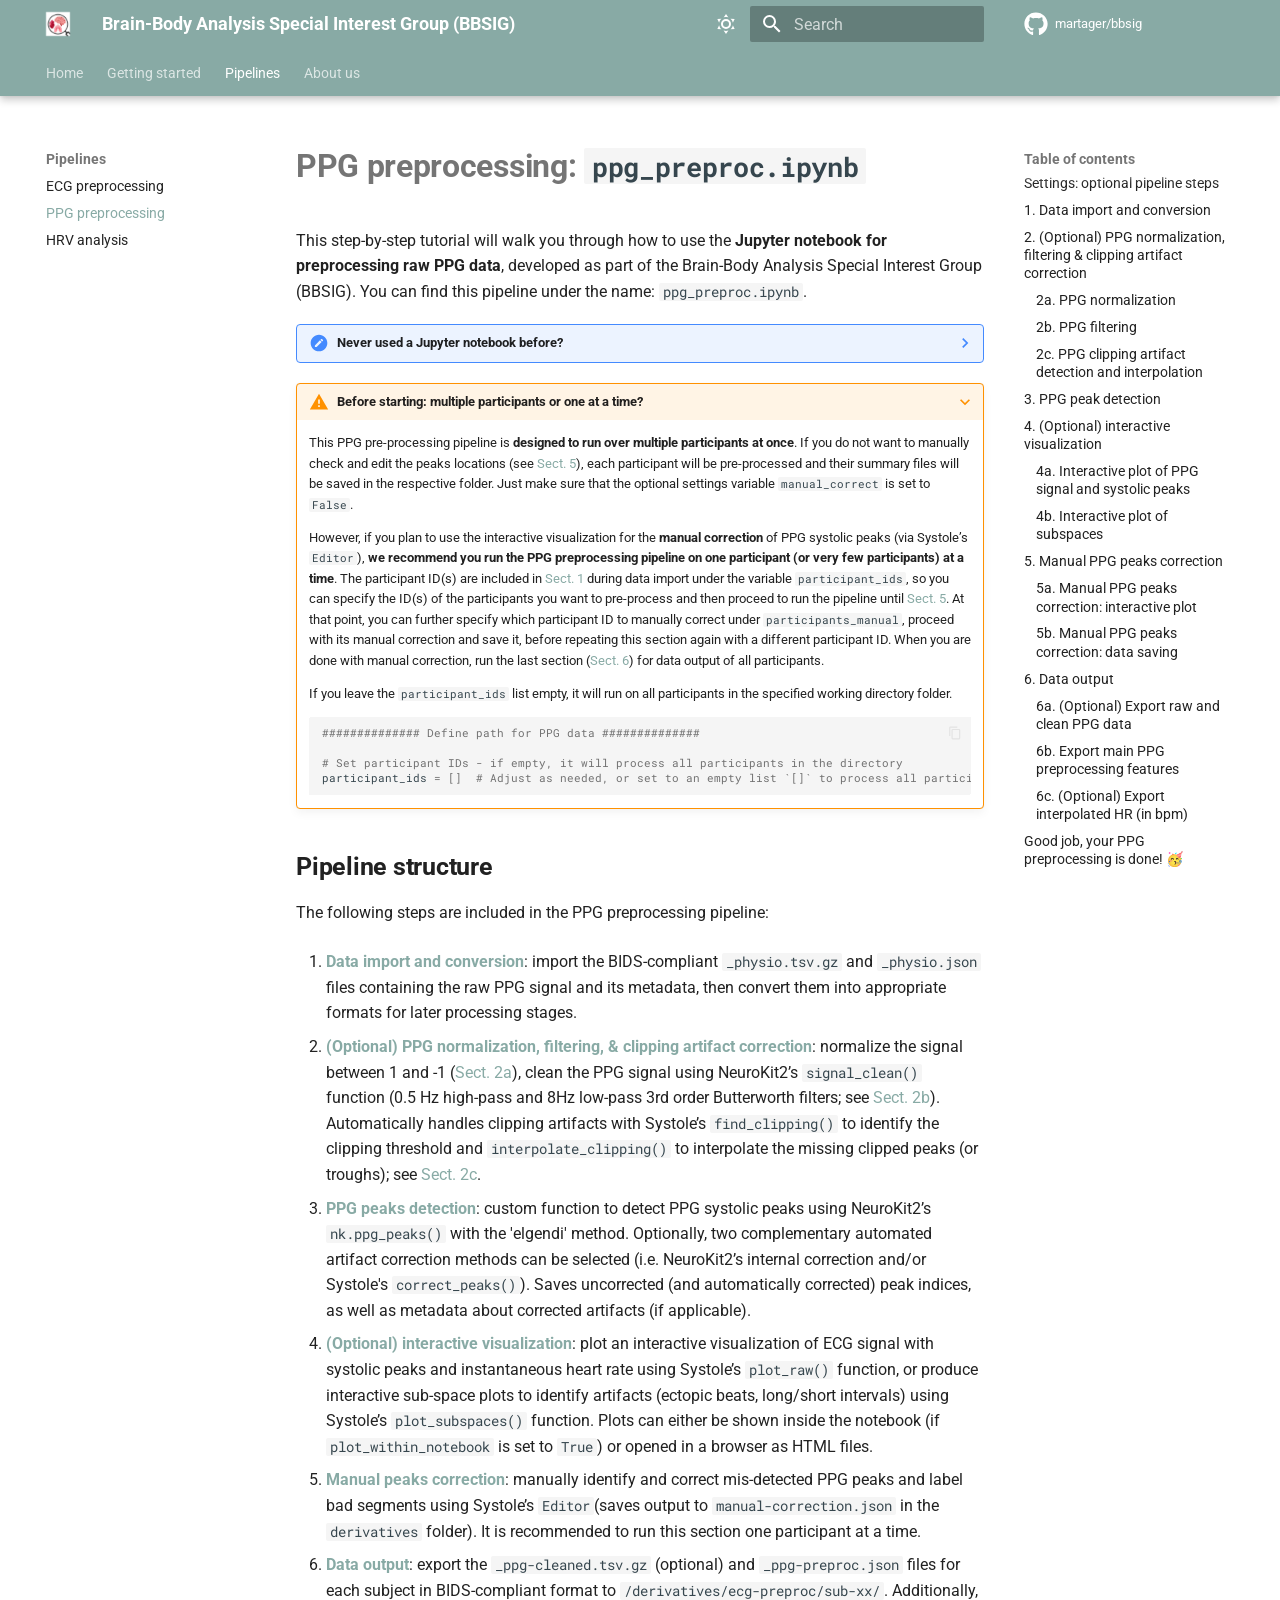
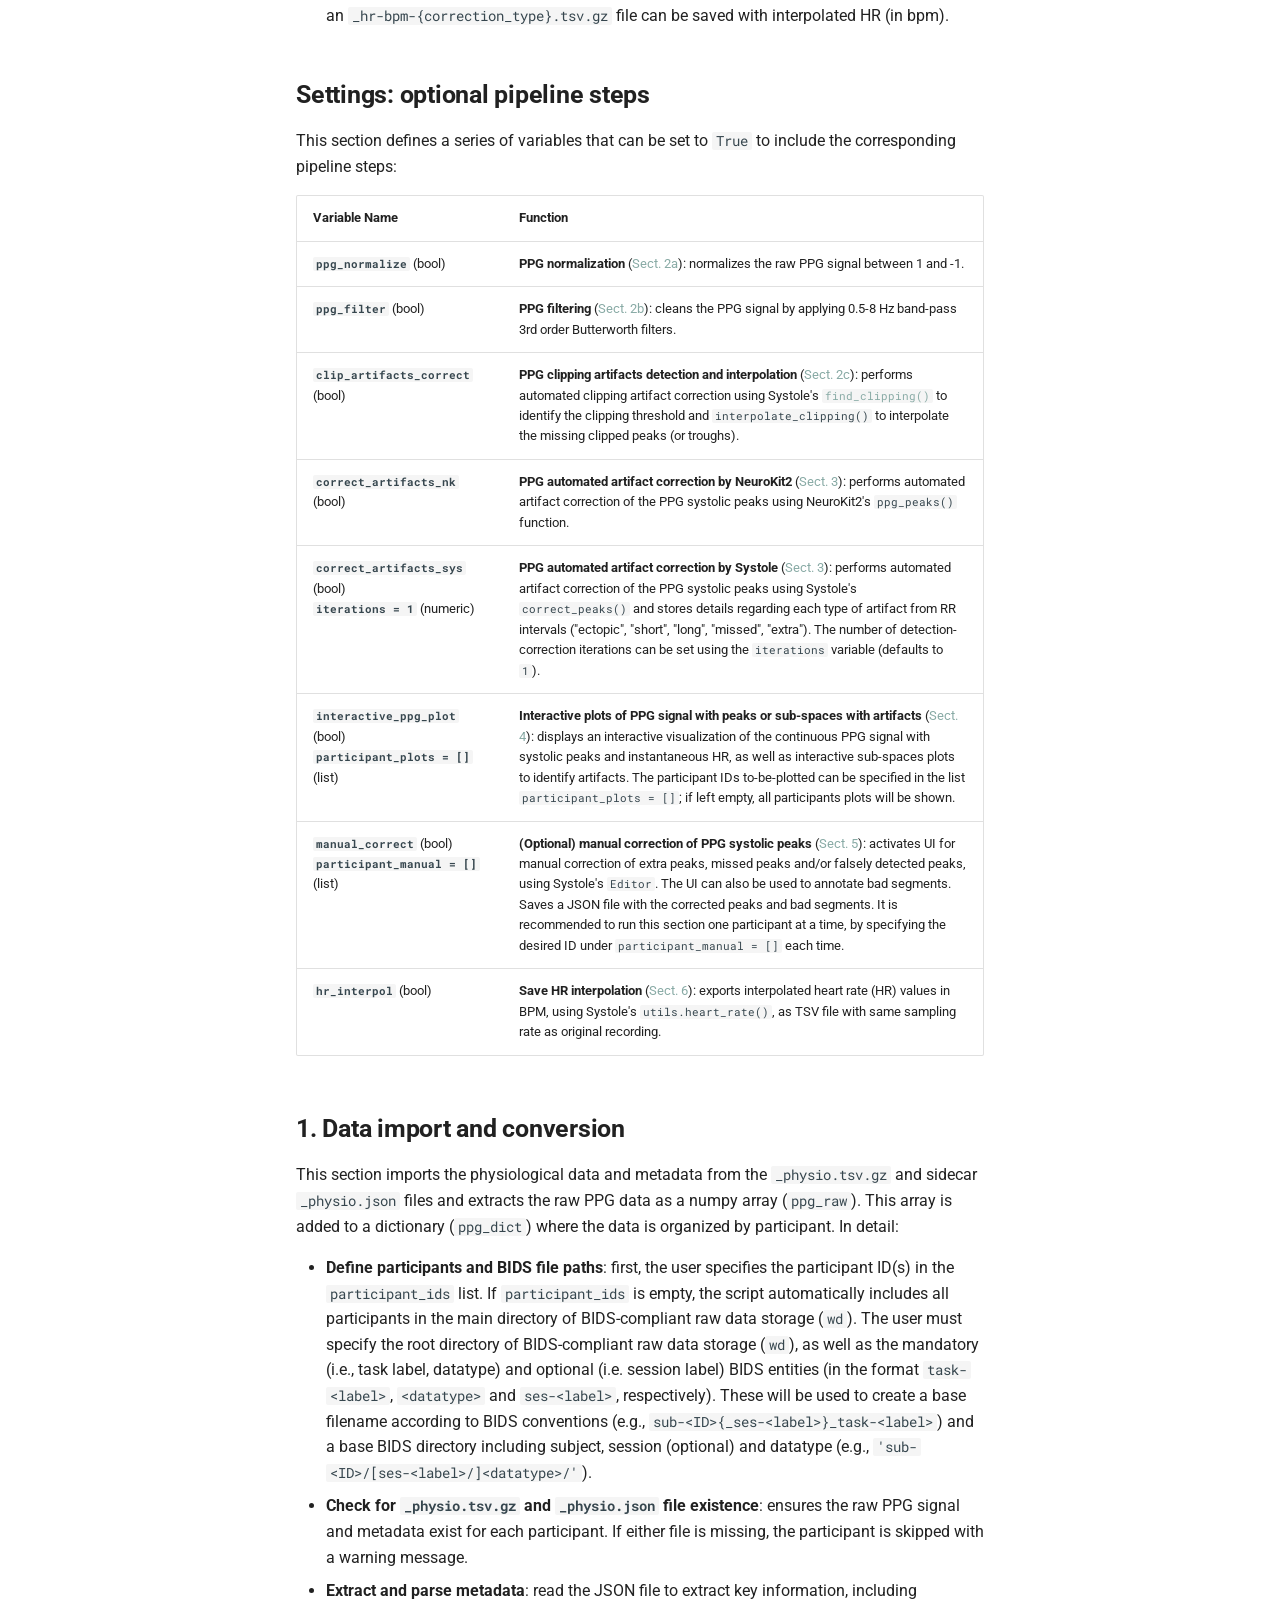
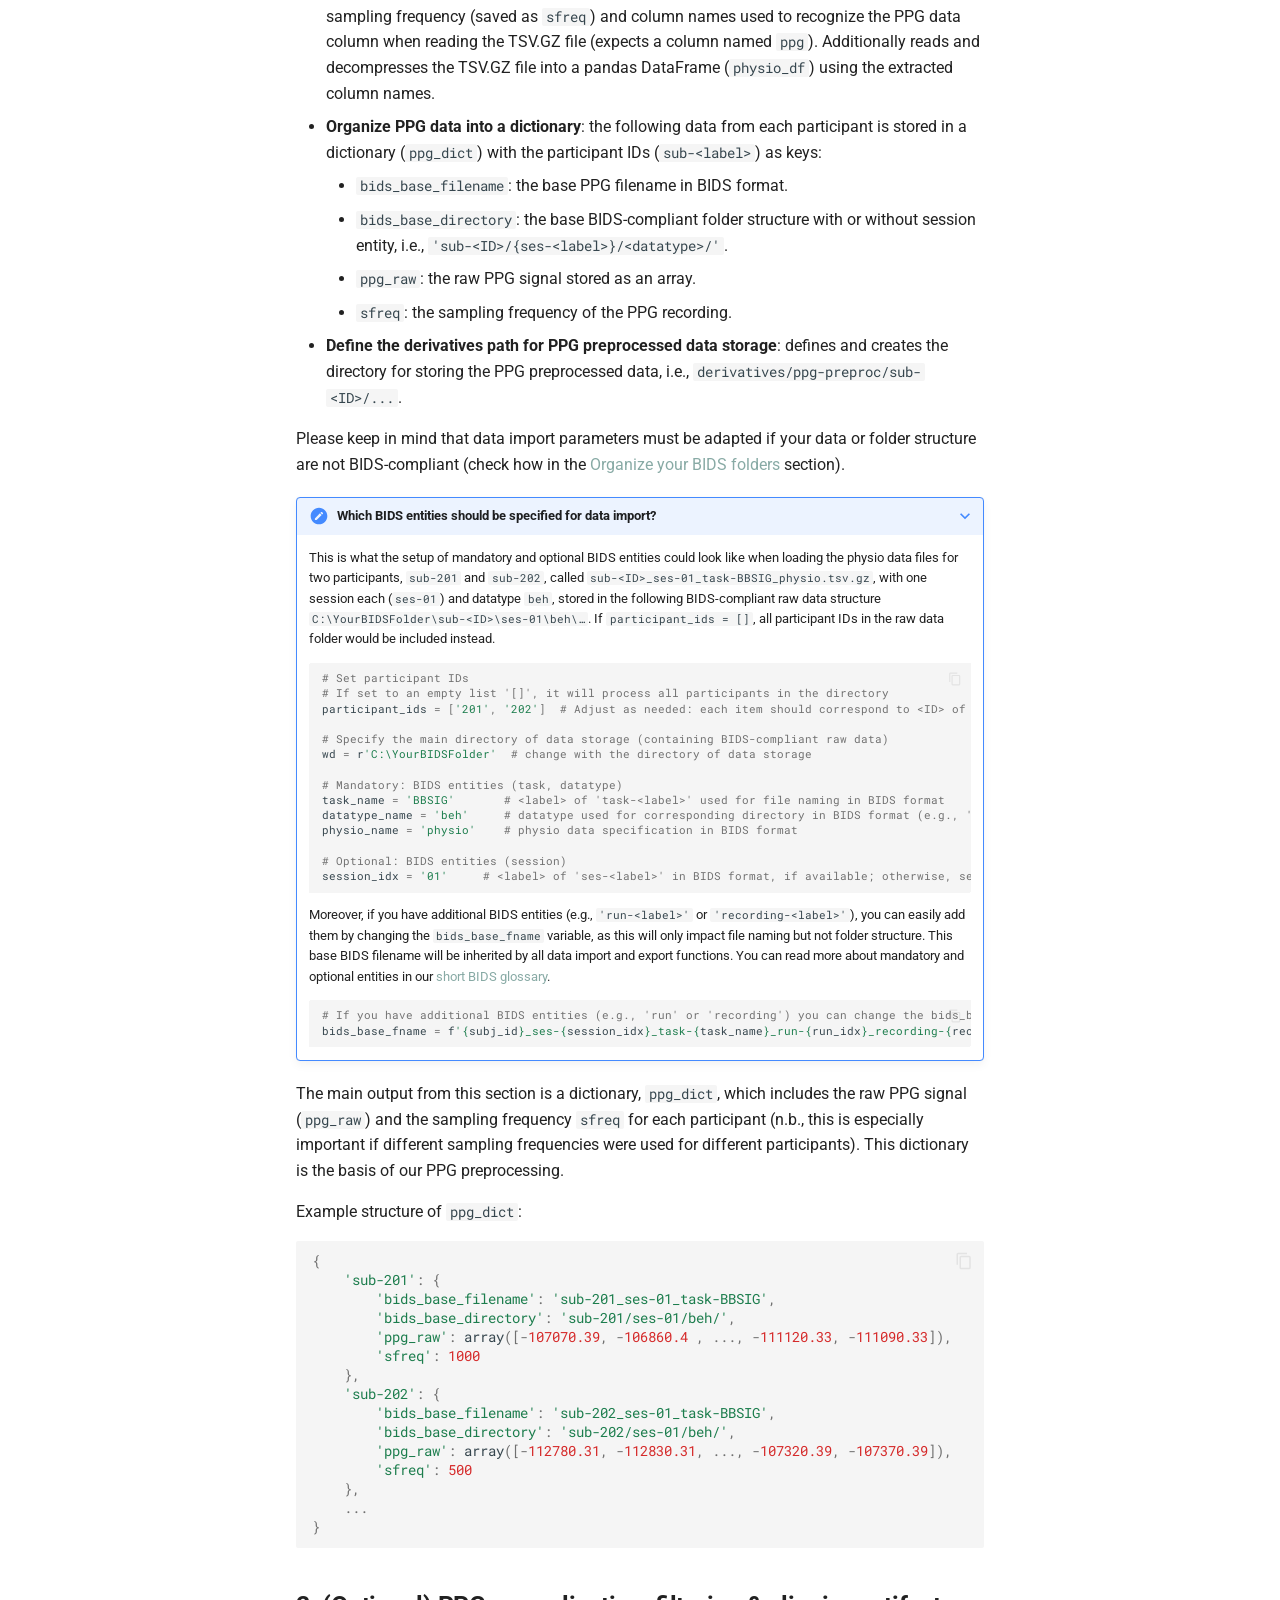
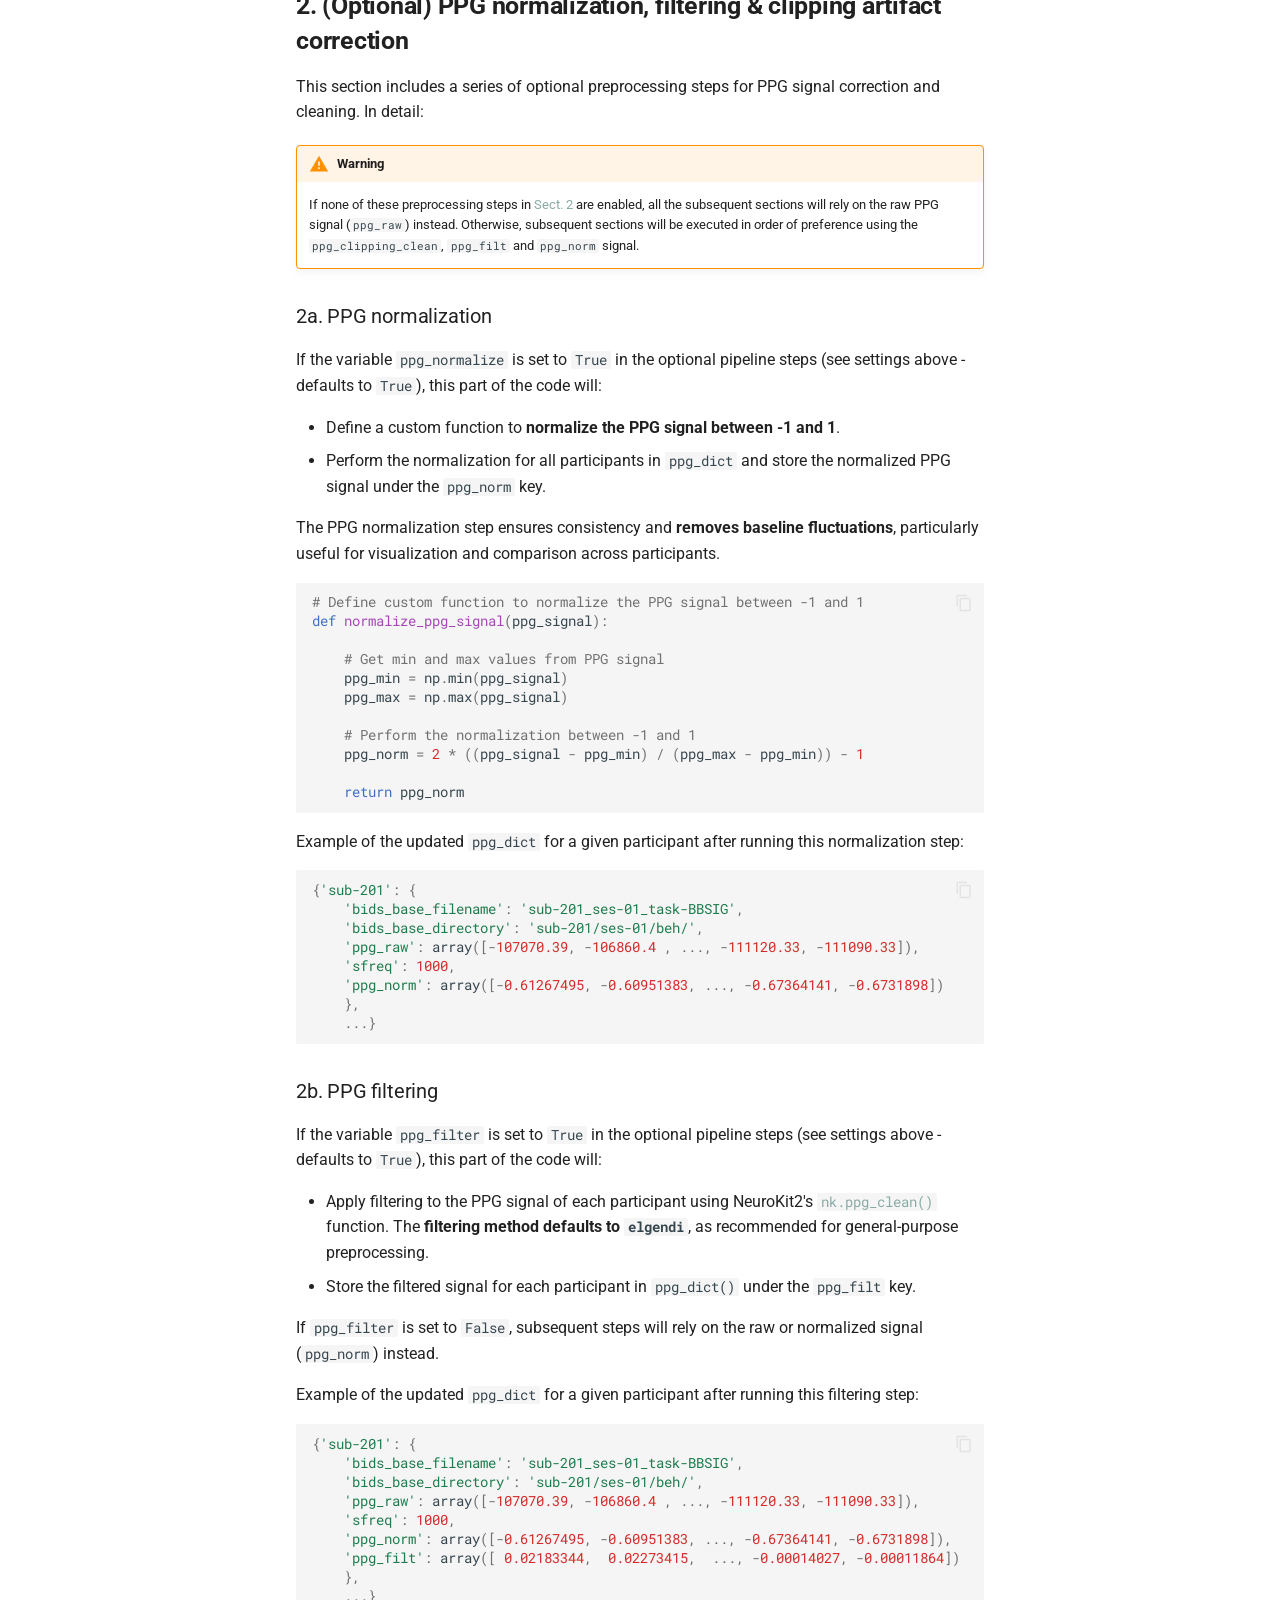
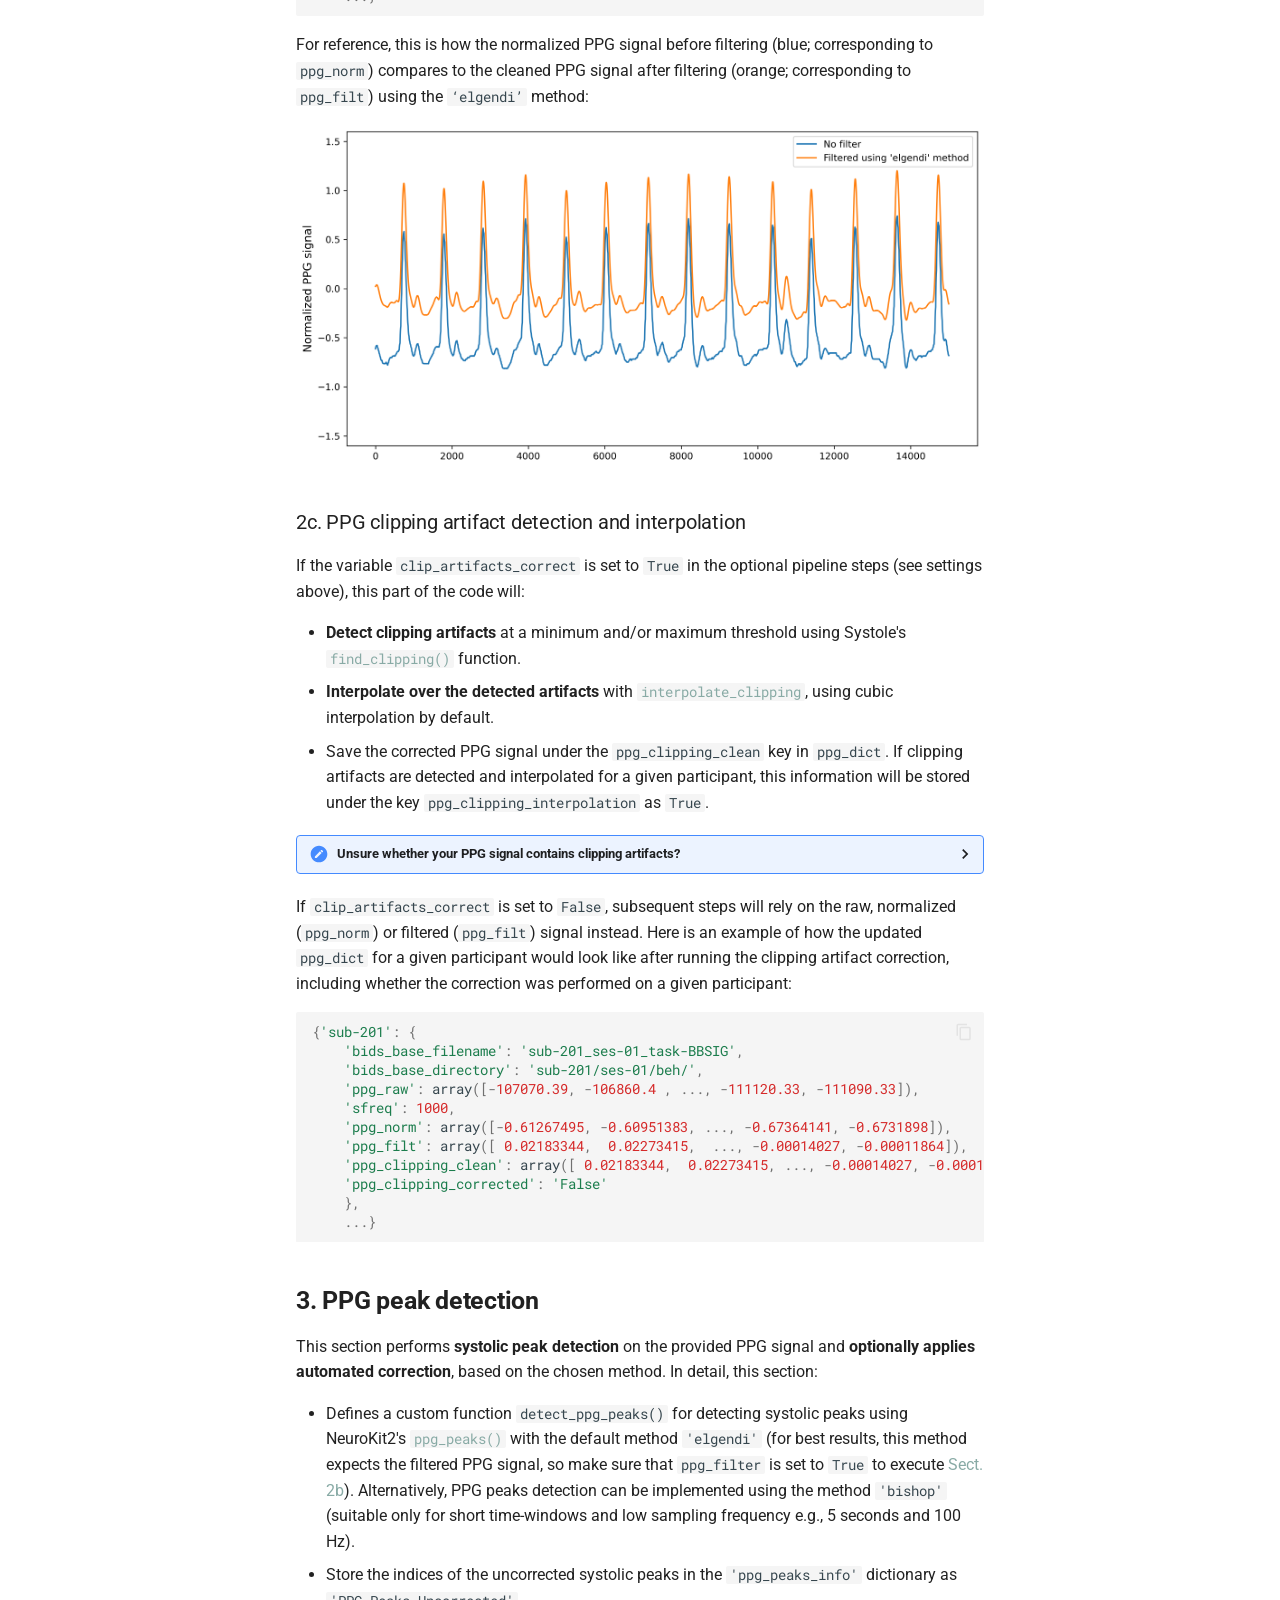
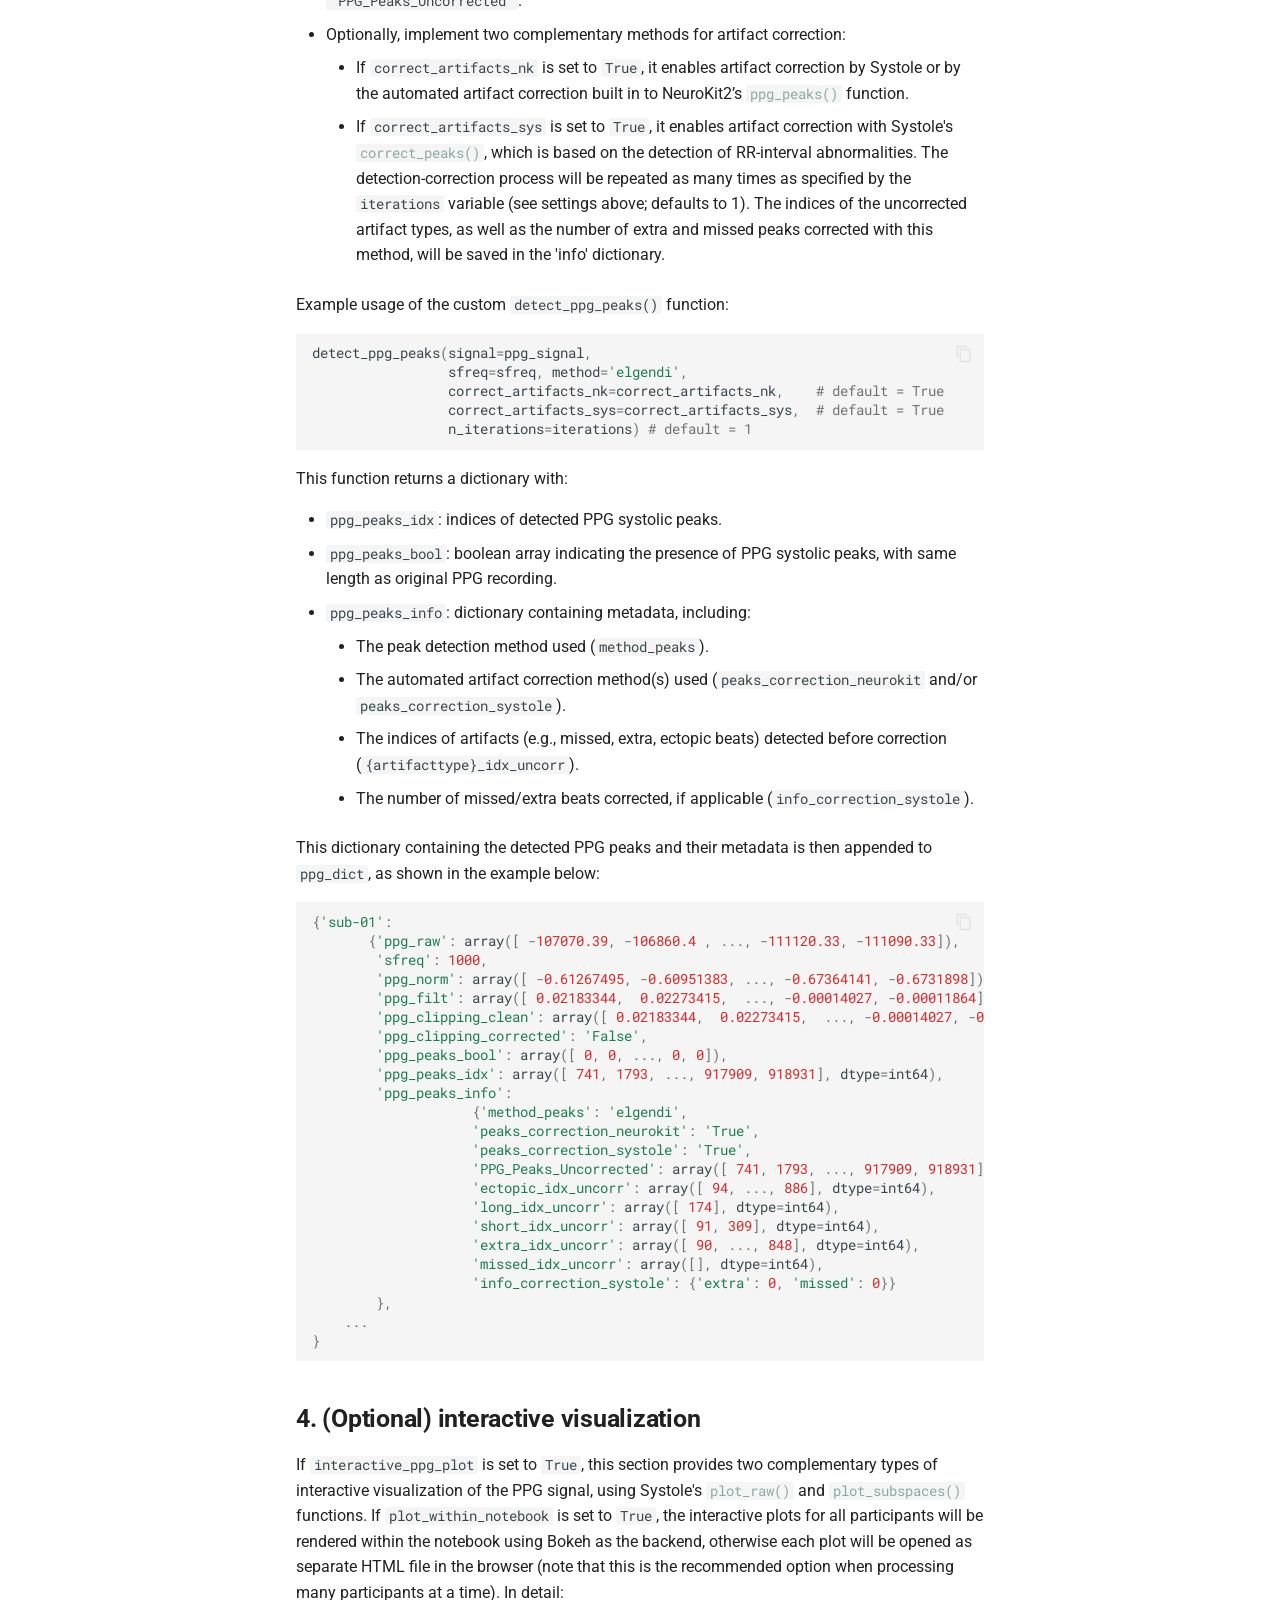
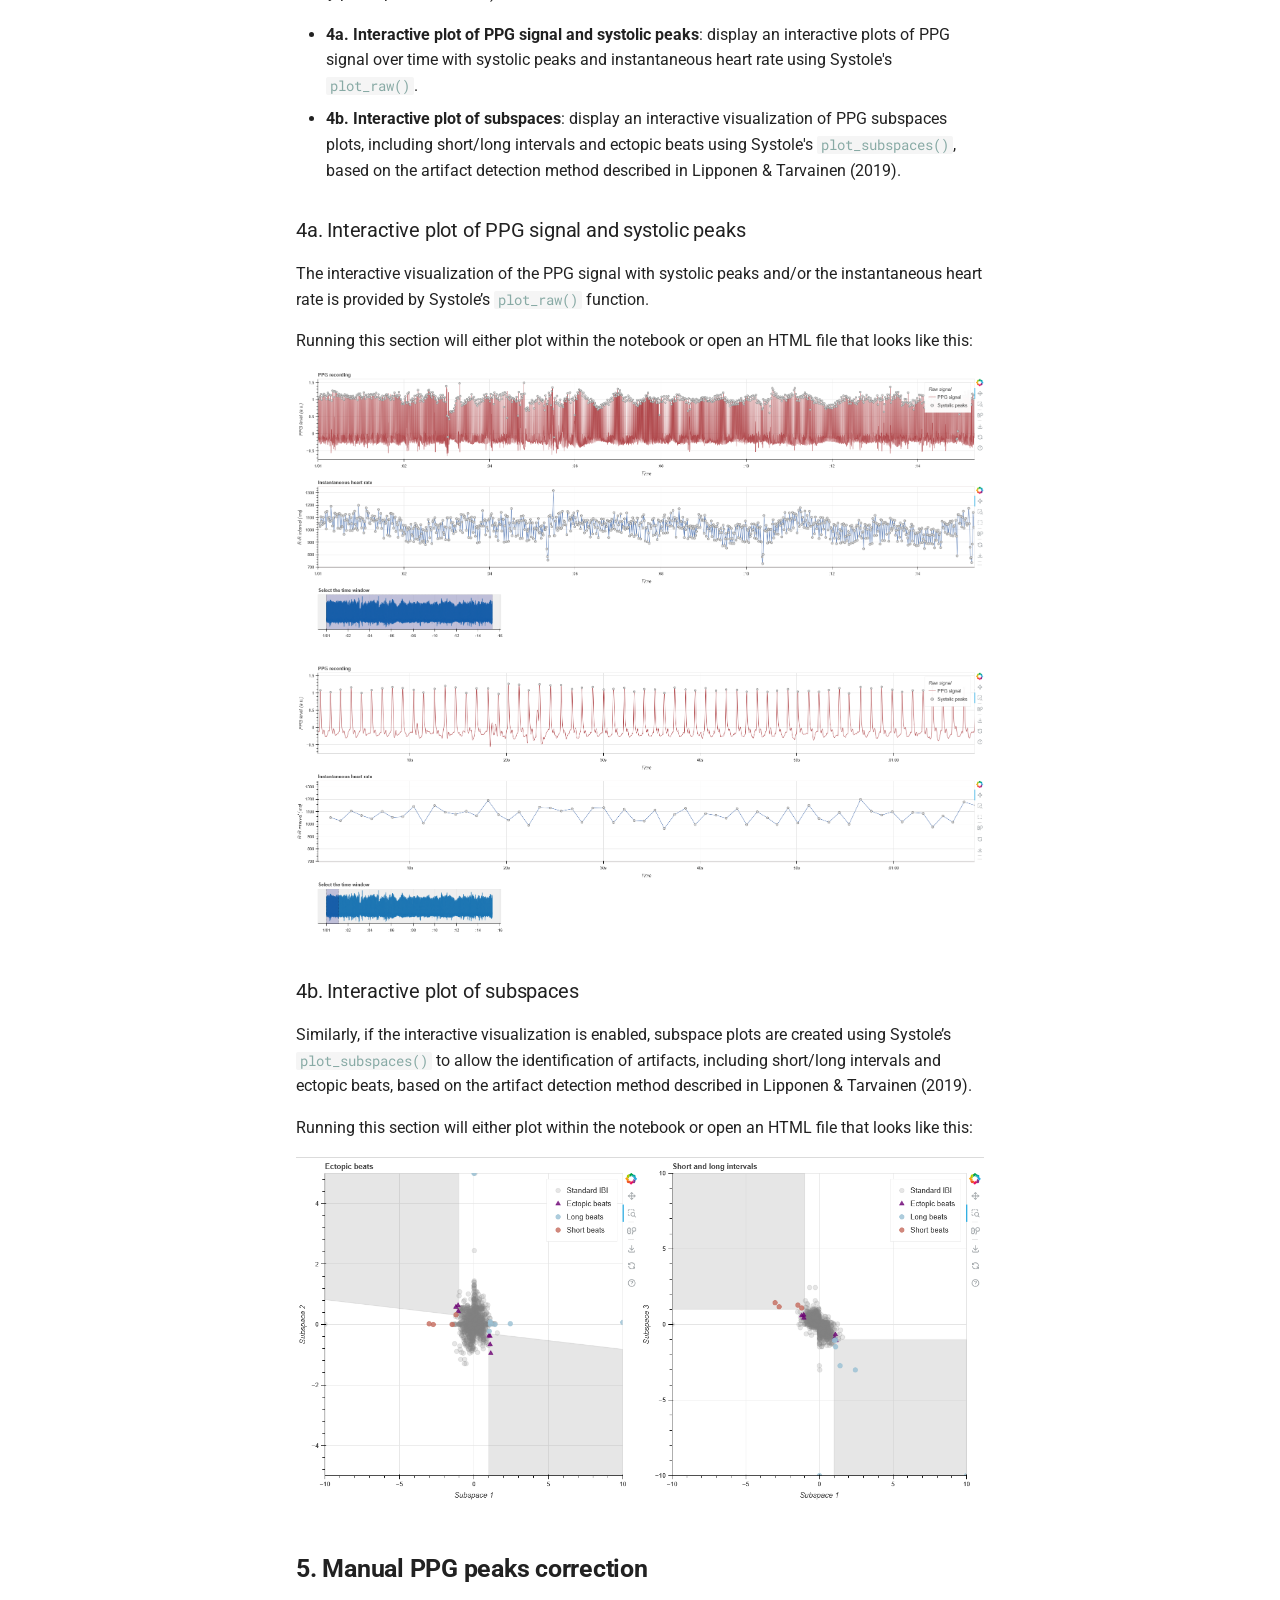
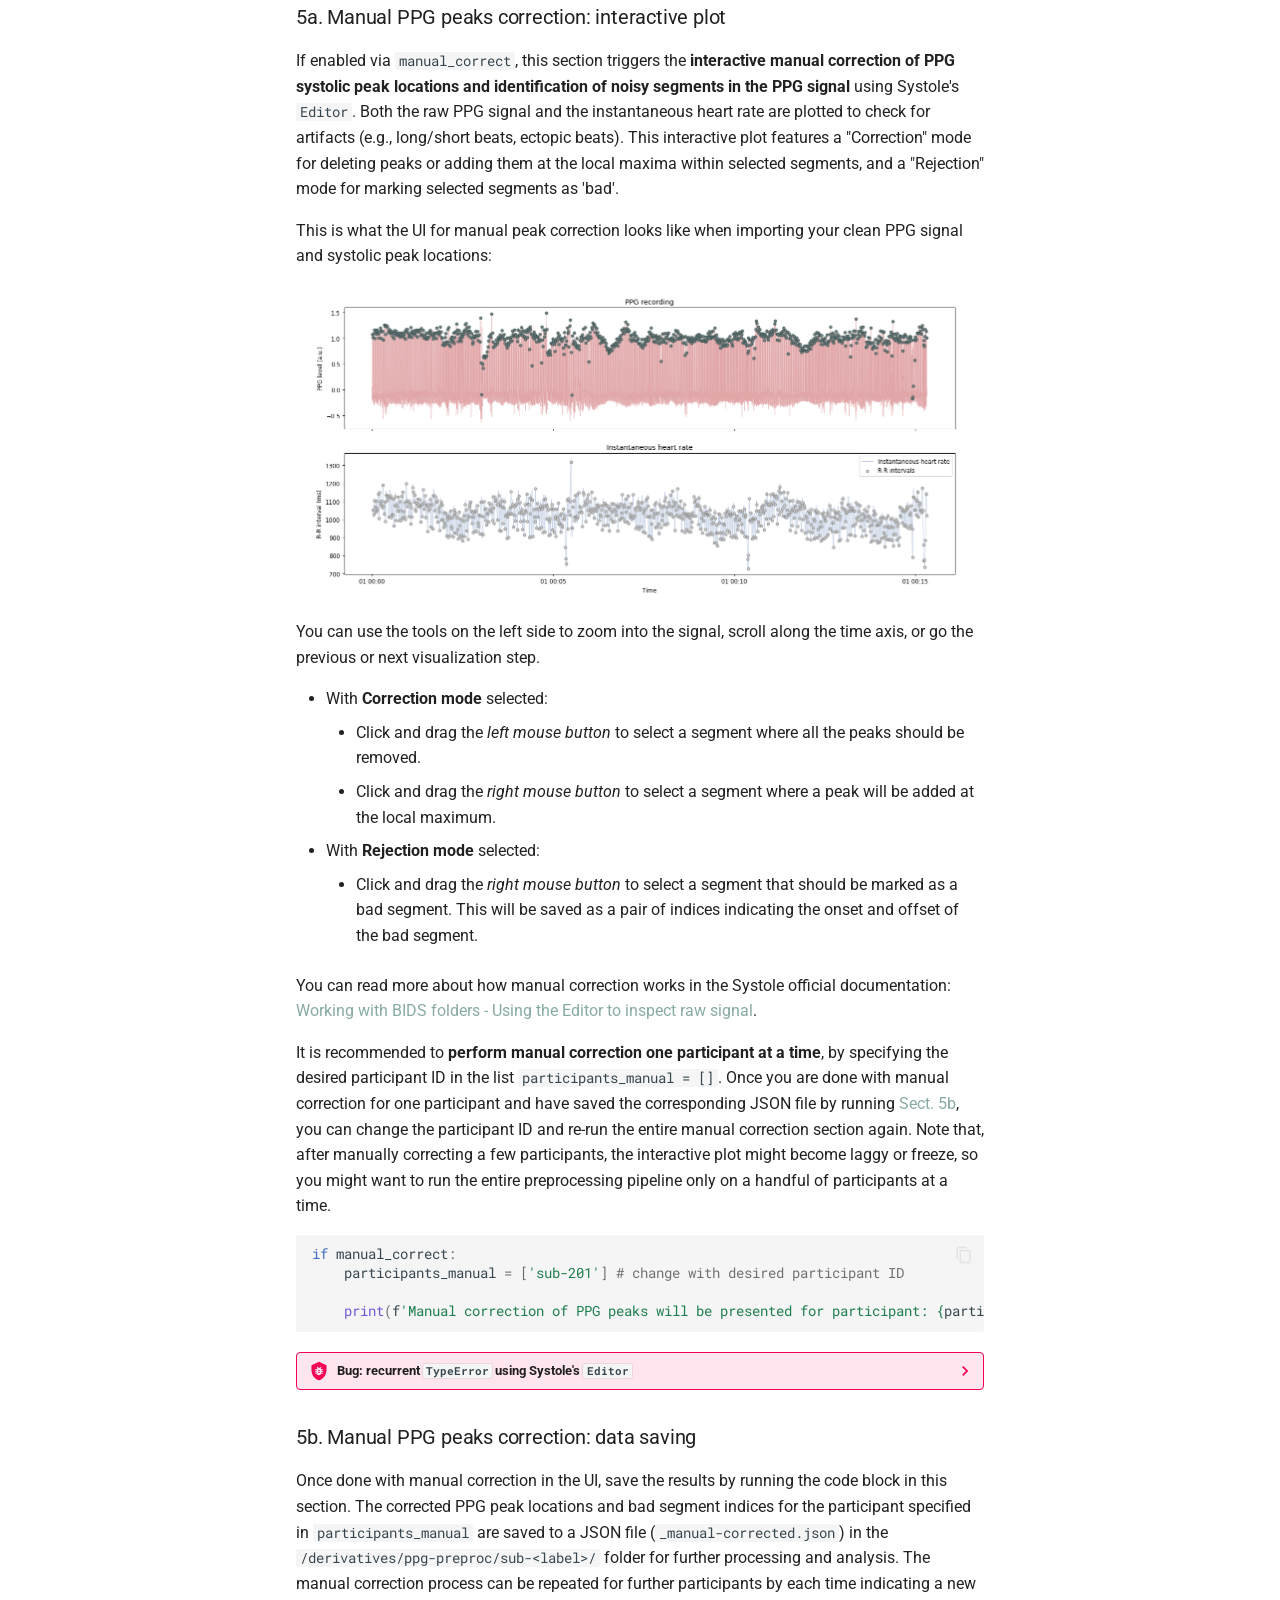
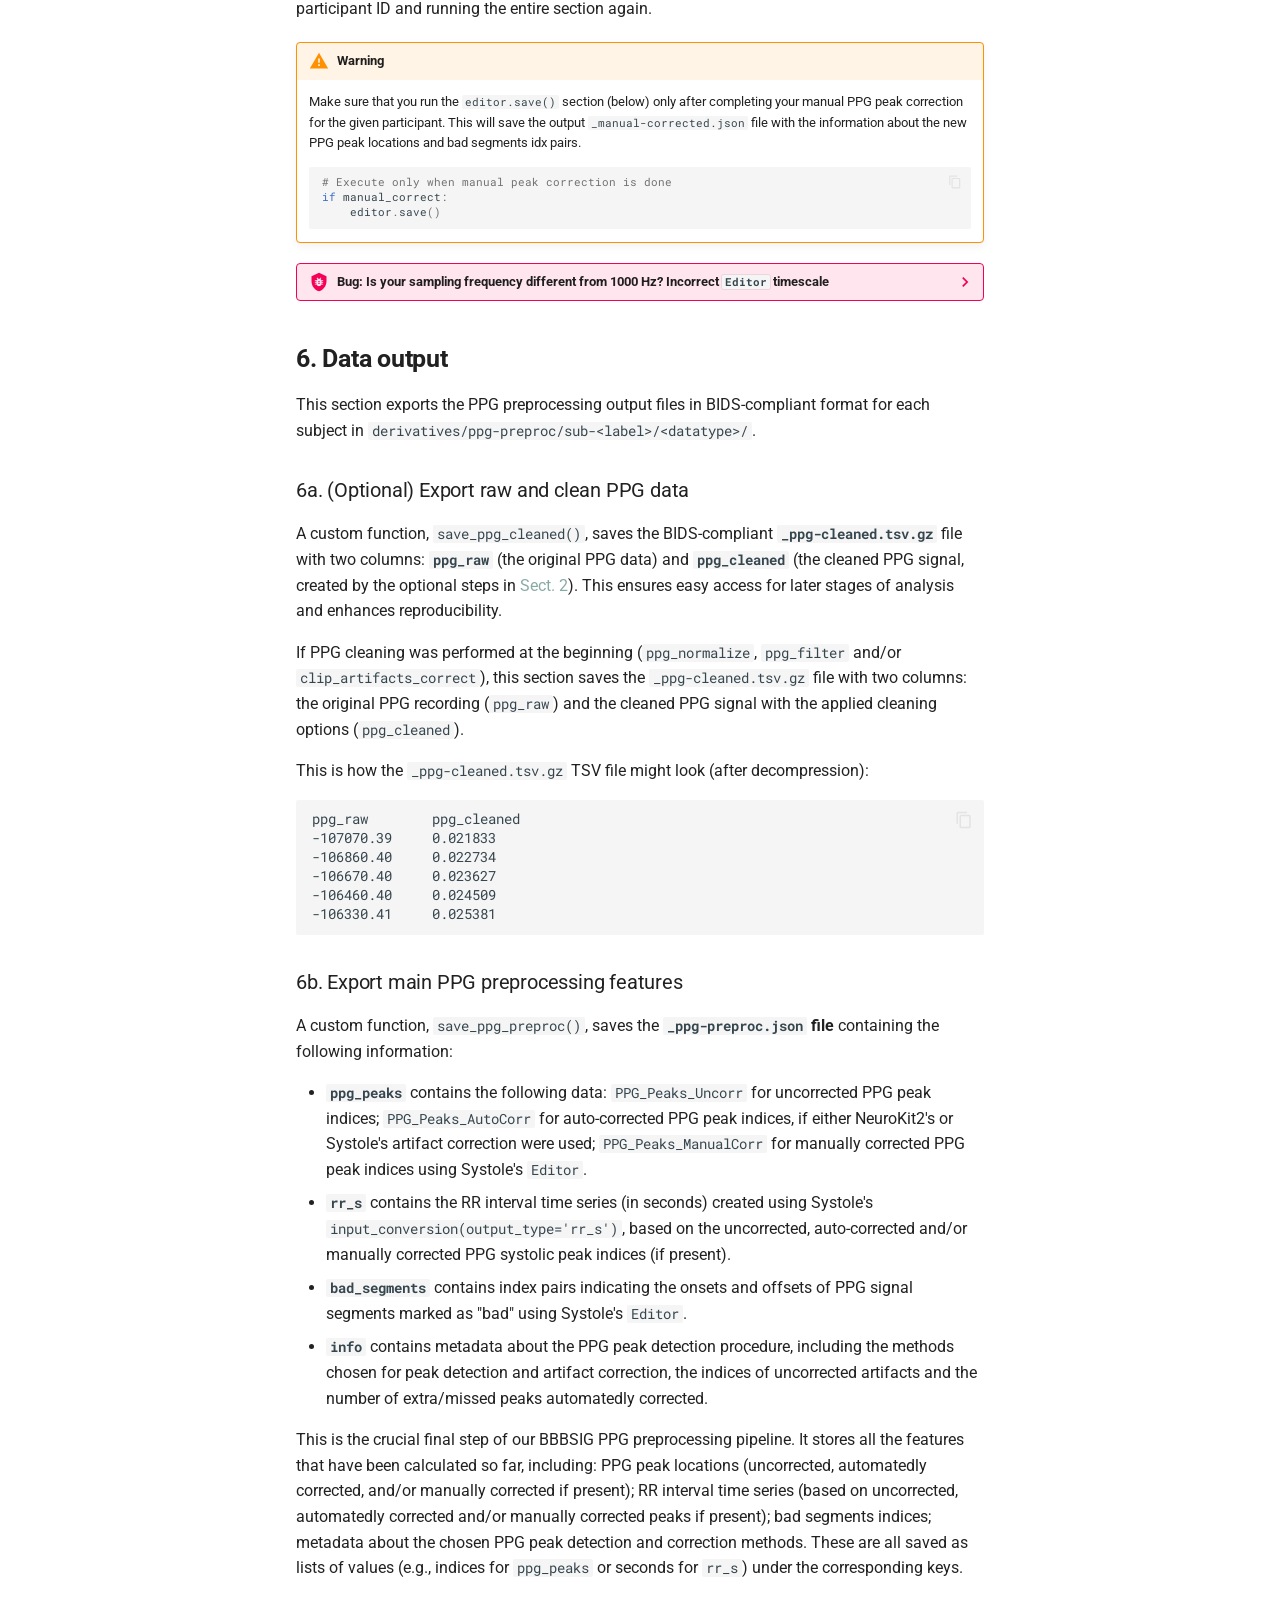
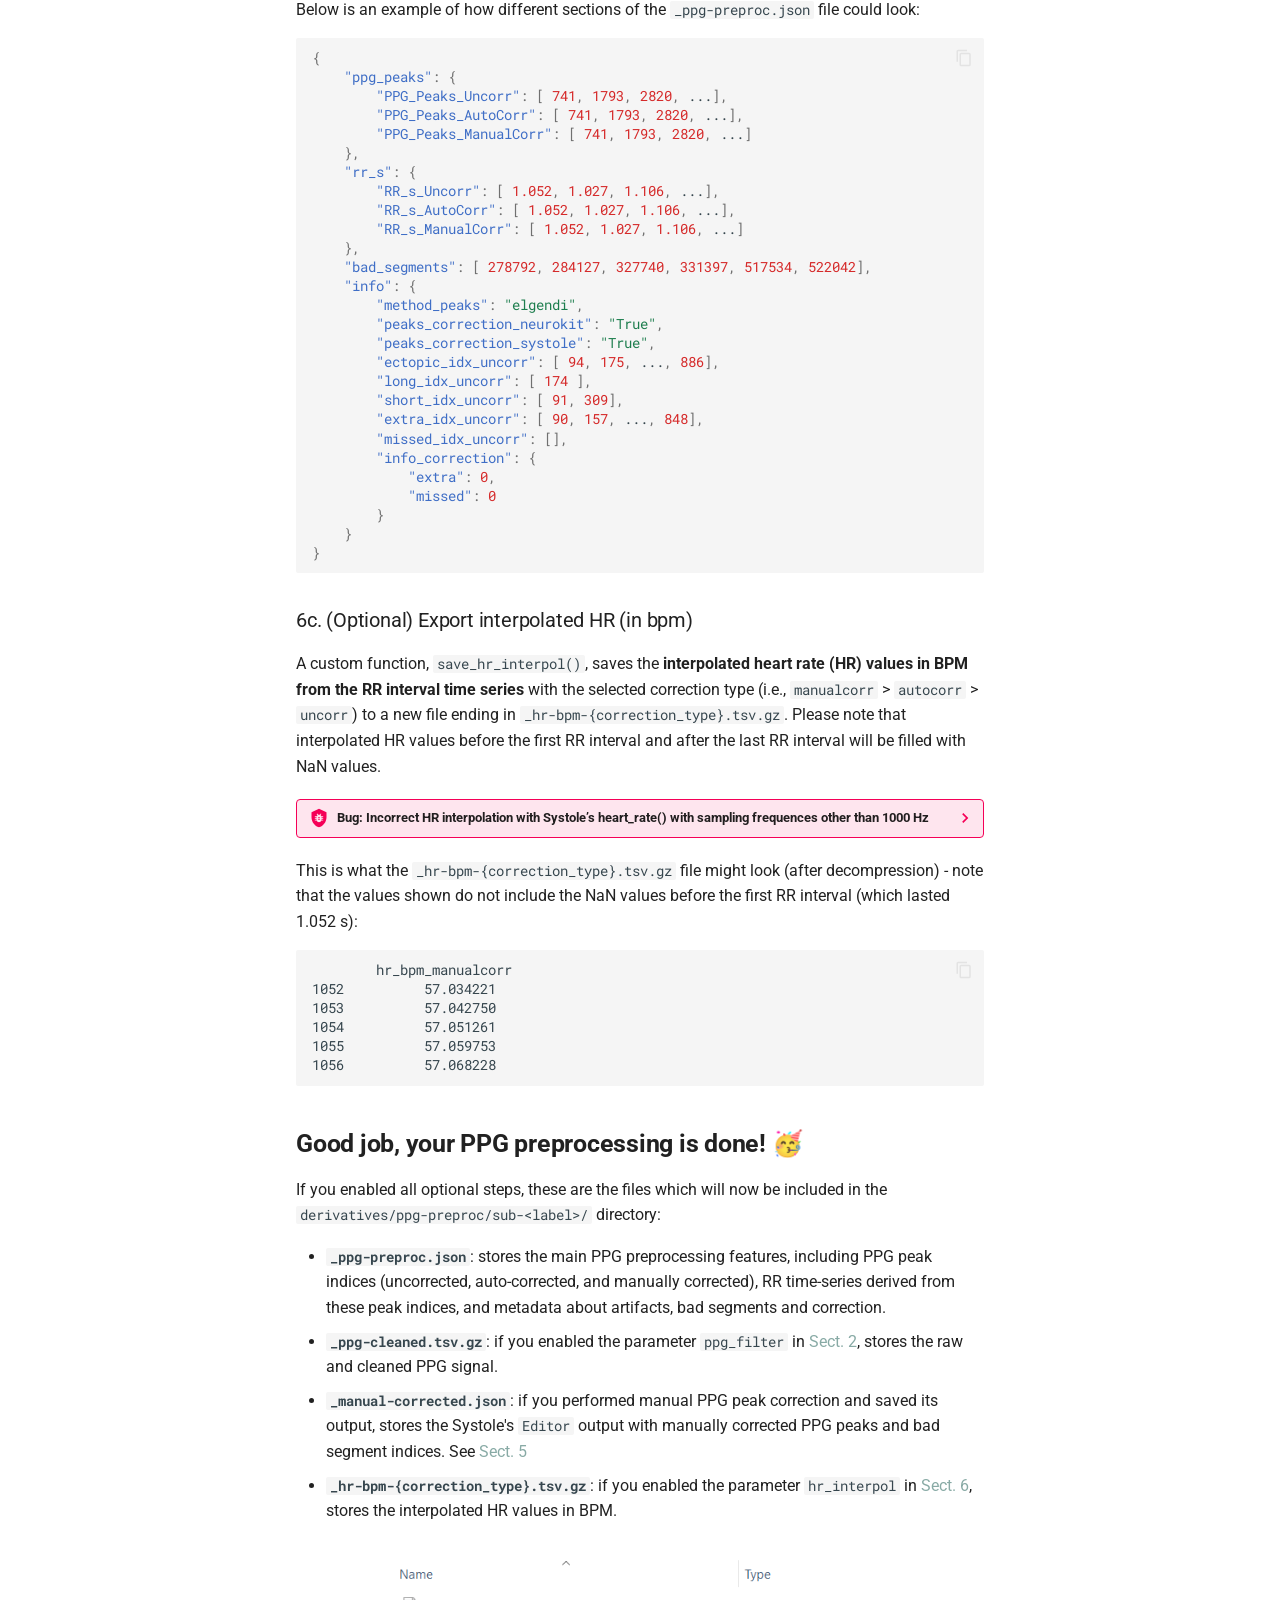
<file: ppg-preprocessing/index.html>
<!doctype html>
<html lang="en" class="no-js">
  <head>
    
      <meta charset="utf-8">
      <meta name="viewport" content="width=device-width,initial-scale=1">
      
        <meta name="description" content="Brain-Body Analysis Special Interest Group (BBSIG) - reproducible, open-access pipelines for peripheral physiology analysis">
      
      
      
        <link rel="canonical" href="https://martager.github.io/bbsig/ppg-preprocessing/">
      
      
        <link rel="prev" href="../ecg-preprocessing/">
      
      
        <link rel="next" href="../hrv-analysis/">
      
      
      <link rel="icon" href="../assets/images/favicon.ico">
      <meta name="generator" content="mkdocs-1.6.1, mkdocs-material-9.6.11">
    
    
      
        <title>PPG preprocessing - Brain-Body Analysis Special Interest Group (BBSIG)</title>
      
    
    
      <link rel="stylesheet" href="../assets/stylesheets/main.4af4bdda.min.css">
      
        
        <link rel="stylesheet" href="../assets/stylesheets/palette.06af60db.min.css">
      
      


    
    
      
    
    
      
        
        
        <link rel="preconnect" href="https://fonts.gstatic.com" crossorigin>
        <link rel="stylesheet" href="https://fonts.googleapis.com/css?family=Roboto:300,300i,400,400i,700,700i%7CRoboto+Mono:400,400i,700,700i&display=fallback">
        <style>:root{--md-text-font:"Roboto";--md-code-font:"Roboto Mono"}</style>
      
    
    
      <link rel="stylesheet" href="../css/extra.css">
    
    <script>__md_scope=new URL("..",location),__md_hash=e=>[...e].reduce(((e,_)=>(e<<5)-e+_.charCodeAt(0)),0),__md_get=(e,_=localStorage,t=__md_scope)=>JSON.parse(_.getItem(t.pathname+"."+e)),__md_set=(e,_,t=localStorage,a=__md_scope)=>{try{t.setItem(a.pathname+"."+e,JSON.stringify(_))}catch(e){}}</script>
    
      

    
    
    
  </head>
  
  
    
    
      
    
    
    
    
    <body dir="ltr" data-md-color-scheme="default" data-md-color-primary="custom" data-md-color-accent="custom">
  
    
    <input class="md-toggle" data-md-toggle="drawer" type="checkbox" id="__drawer" autocomplete="off">
    <input class="md-toggle" data-md-toggle="search" type="checkbox" id="__search" autocomplete="off">
    <label class="md-overlay" for="__drawer"></label>
    <div data-md-component="skip">
      
        
        <a href="#ppg-preprocessing-ppg_preprocipynb" class="md-skip">
          Skip to content
        </a>
      
    </div>
    <div data-md-component="announce">
      
    </div>
    
    
      

  

<header class="md-header md-header--shadow md-header--lifted" data-md-component="header">
  <nav class="md-header__inner md-grid" aria-label="Header">
    <a href=".." title="Brain-Body Analysis Special Interest Group (BBSIG)" class="md-header__button md-logo" aria-label="Brain-Body Analysis Special Interest Group (BBSIG)" data-md-component="logo">
      
  <img src="../bbsig_logo.png" alt="logo">

    </a>
    <label class="md-header__button md-icon" for="__drawer">
      
      <svg xmlns="http://www.w3.org/2000/svg" viewBox="0 0 24 24"><path d="M3 6h18v2H3zm0 5h18v2H3zm0 5h18v2H3z"/></svg>
    </label>
    <div class="md-header__title" data-md-component="header-title">
      <div class="md-header__ellipsis">
        <div class="md-header__topic">
          <span class="md-ellipsis">
            Brain-Body Analysis Special Interest Group (BBSIG)
          </span>
        </div>
        <div class="md-header__topic" data-md-component="header-topic">
          <span class="md-ellipsis">
            
              PPG preprocessing
            
          </span>
        </div>
      </div>
    </div>
    
      
        <form class="md-header__option" data-md-component="palette">
  
    
    
    
    <input class="md-option" data-md-color-media="(prefers-color-scheme: light)" data-md-color-scheme="default" data-md-color-primary="custom" data-md-color-accent="custom"  aria-label="Switch to dark mode"  type="radio" name="__palette" id="__palette_0">
    
      <label class="md-header__button md-icon" title="Switch to dark mode" for="__palette_1" hidden>
        <svg xmlns="http://www.w3.org/2000/svg" viewBox="0 0 24 24"><path d="M12 7a5 5 0 0 1 5 5 5 5 0 0 1-5 5 5 5 0 0 1-5-5 5 5 0 0 1 5-5m0 2a3 3 0 0 0-3 3 3 3 0 0 0 3 3 3 3 0 0 0 3-3 3 3 0 0 0-3-3m0-7 2.39 3.42C13.65 5.15 12.84 5 12 5s-1.65.15-2.39.42zM3.34 7l4.16-.35A7.2 7.2 0 0 0 5.94 8.5c-.44.74-.69 1.5-.83 2.29zm.02 10 1.76-3.77a7.131 7.131 0 0 0 2.38 4.14zM20.65 7l-1.77 3.79a7.02 7.02 0 0 0-2.38-4.15zm-.01 10-4.14.36c.59-.51 1.12-1.14 1.54-1.86.42-.73.69-1.5.83-2.29zM12 22l-2.41-3.44c.74.27 1.55.44 2.41.44.82 0 1.63-.17 2.37-.44z"/></svg>
      </label>
    
  
    
    
    
    <input class="md-option" data-md-color-media="(prefers-color-scheme: dark)" data-md-color-scheme="slate" data-md-color-primary="custom" data-md-color-accent="custom"  aria-label="Switch to light mode"  type="radio" name="__palette" id="__palette_1">
    
      <label class="md-header__button md-icon" title="Switch to light mode" for="__palette_0" hidden>
        <svg xmlns="http://www.w3.org/2000/svg" viewBox="0 0 24 24"><path d="m17.75 4.09-2.53 1.94.91 3.06-2.63-1.81-2.63 1.81.91-3.06-2.53-1.94L12.44 4l1.06-3 1.06 3zm3.5 6.91-1.64 1.25.59 1.98-1.7-1.17-1.7 1.17.59-1.98L15.75 11l2.06-.05L18.5 9l.69 1.95zm-2.28 4.95c.83-.08 1.72 1.1 1.19 1.85-.32.45-.66.87-1.08 1.27C15.17 23 8.84 23 4.94 19.07c-3.91-3.9-3.91-10.24 0-14.14.4-.4.82-.76 1.27-1.08.75-.53 1.93.36 1.85 1.19-.27 2.86.69 5.83 2.89 8.02a9.96 9.96 0 0 0 8.02 2.89m-1.64 2.02a12.08 12.08 0 0 1-7.8-3.47c-2.17-2.19-3.33-5-3.49-7.82-2.81 3.14-2.7 7.96.31 10.98 3.02 3.01 7.84 3.12 10.98.31"/></svg>
      </label>
    
  
</form>
      
    
    
      <script>var palette=__md_get("__palette");if(palette&&palette.color){if("(prefers-color-scheme)"===palette.color.media){var media=matchMedia("(prefers-color-scheme: light)"),input=document.querySelector(media.matches?"[data-md-color-media='(prefers-color-scheme: light)']":"[data-md-color-media='(prefers-color-scheme: dark)']");palette.color.media=input.getAttribute("data-md-color-media"),palette.color.scheme=input.getAttribute("data-md-color-scheme"),palette.color.primary=input.getAttribute("data-md-color-primary"),palette.color.accent=input.getAttribute("data-md-color-accent")}for(var[key,value]of Object.entries(palette.color))document.body.setAttribute("data-md-color-"+key,value)}</script>
    
    
    
      
      
        <label class="md-header__button md-icon" for="__search">
          
          <svg xmlns="http://www.w3.org/2000/svg" viewBox="0 0 24 24"><path d="M9.5 3A6.5 6.5 0 0 1 16 9.5c0 1.61-.59 3.09-1.56 4.23l.27.27h.79l5 5-1.5 1.5-5-5v-.79l-.27-.27A6.52 6.52 0 0 1 9.5 16 6.5 6.5 0 0 1 3 9.5 6.5 6.5 0 0 1 9.5 3m0 2C7 5 5 7 5 9.5S7 14 9.5 14 14 12 14 9.5 12 5 9.5 5"/></svg>
        </label>
        <div class="md-search" data-md-component="search" role="dialog">
  <label class="md-search__overlay" for="__search"></label>
  <div class="md-search__inner" role="search">
    <form class="md-search__form" name="search">
      <input type="text" class="md-search__input" name="query" aria-label="Search" placeholder="Search" autocapitalize="off" autocorrect="off" autocomplete="off" spellcheck="false" data-md-component="search-query" required>
      <label class="md-search__icon md-icon" for="__search">
        
        <svg xmlns="http://www.w3.org/2000/svg" viewBox="0 0 24 24"><path d="M9.5 3A6.5 6.5 0 0 1 16 9.5c0 1.61-.59 3.09-1.56 4.23l.27.27h.79l5 5-1.5 1.5-5-5v-.79l-.27-.27A6.52 6.52 0 0 1 9.5 16 6.5 6.5 0 0 1 3 9.5 6.5 6.5 0 0 1 9.5 3m0 2C7 5 5 7 5 9.5S7 14 9.5 14 14 12 14 9.5 12 5 9.5 5"/></svg>
        
        <svg xmlns="http://www.w3.org/2000/svg" viewBox="0 0 24 24"><path d="M20 11v2H8l5.5 5.5-1.42 1.42L4.16 12l7.92-7.92L13.5 5.5 8 11z"/></svg>
      </label>
      <nav class="md-search__options" aria-label="Search">
        
        <button type="reset" class="md-search__icon md-icon" title="Clear" aria-label="Clear" tabindex="-1">
          
          <svg xmlns="http://www.w3.org/2000/svg" viewBox="0 0 24 24"><path d="M19 6.41 17.59 5 12 10.59 6.41 5 5 6.41 10.59 12 5 17.59 6.41 19 12 13.41 17.59 19 19 17.59 13.41 12z"/></svg>
        </button>
      </nav>
      
        <div class="md-search__suggest" data-md-component="search-suggest"></div>
      
    </form>
    <div class="md-search__output">
      <div class="md-search__scrollwrap" tabindex="0" data-md-scrollfix>
        <div class="md-search-result" data-md-component="search-result">
          <div class="md-search-result__meta">
            Initializing search
          </div>
          <ol class="md-search-result__list" role="presentation"></ol>
        </div>
      </div>
    </div>
  </div>
</div>
      
    
    
      <div class="md-header__source">
        <a href="https://github.com/martager/bbsig" title="Go to repository" class="md-source" data-md-component="source">
  <div class="md-source__icon md-icon">
    
    <svg xmlns="http://www.w3.org/2000/svg" viewBox="0 0 496 512"><!--! Font Awesome Free 6.7.2 by @fontawesome - https://fontawesome.com License - https://fontawesome.com/license/free (Icons: CC BY 4.0, Fonts: SIL OFL 1.1, Code: MIT License) Copyright 2024 Fonticons, Inc.--><path d="M165.9 397.4c0 2-2.3 3.6-5.2 3.6-3.3.3-5.6-1.3-5.6-3.6 0-2 2.3-3.6 5.2-3.6 3-.3 5.6 1.3 5.6 3.6m-31.1-4.5c-.7 2 1.3 4.3 4.3 4.9 2.6 1 5.6 0 6.2-2s-1.3-4.3-4.3-5.2c-2.6-.7-5.5.3-6.2 2.3m44.2-1.7c-2.9.7-4.9 2.6-4.6 4.9.3 2 2.9 3.3 5.9 2.6 2.9-.7 4.9-2.6 4.6-4.6-.3-1.9-3-3.2-5.9-2.9M244.8 8C106.1 8 0 113.3 0 252c0 110.9 69.8 205.8 169.5 239.2 12.8 2.3 17.3-5.6 17.3-12.1 0-6.2-.3-40.4-.3-61.4 0 0-70 15-84.7-29.8 0 0-11.4-29.1-27.8-36.6 0 0-22.9-15.7 1.6-15.4 0 0 24.9 2 38.6 25.8 21.9 38.6 58.6 27.5 72.9 20.9 2.3-16 8.8-27.1 16-33.7-55.9-6.2-112.3-14.3-112.3-110.5 0-27.5 7.6-41.3 23.6-58.9-2.6-6.5-11.1-33.3 2.6-67.9 20.9-6.5 69 27 69 27 20-5.6 41.5-8.5 62.8-8.5s42.8 2.9 62.8 8.5c0 0 48.1-33.6 69-27 13.7 34.7 5.2 61.4 2.6 67.9 16 17.7 25.8 31.5 25.8 58.9 0 96.5-58.9 104.2-114.8 110.5 9.2 7.9 17 22.9 17 46.4 0 33.7-.3 75.4-.3 83.6 0 6.5 4.6 14.4 17.3 12.1C428.2 457.8 496 362.9 496 252 496 113.3 383.5 8 244.8 8M97.2 352.9c-1.3 1-1 3.3.7 5.2 1.6 1.6 3.9 2.3 5.2 1 1.3-1 1-3.3-.7-5.2-1.6-1.6-3.9-2.3-5.2-1m-10.8-8.1c-.7 1.3.3 2.9 2.3 3.9 1.6 1 3.6.7 4.3-.7.7-1.3-.3-2.9-2.3-3.9-2-.6-3.6-.3-4.3.7m32.4 35.6c-1.6 1.3-1 4.3 1.3 6.2 2.3 2.3 5.2 2.6 6.5 1 1.3-1.3.7-4.3-1.3-6.2-2.2-2.3-5.2-2.6-6.5-1m-11.4-14.7c-1.6 1-1.6 3.6 0 5.9s4.3 3.3 5.6 2.3c1.6-1.3 1.6-3.9 0-6.2-1.4-2.3-4-3.3-5.6-2"/></svg>
  </div>
  <div class="md-source__repository">
    martager/bbsig
  </div>
</a>
      </div>
    
  </nav>
  
    
      
<nav class="md-tabs" aria-label="Tabs" data-md-component="tabs">
  <div class="md-grid">
    <ul class="md-tabs__list">
      
        
  
  
  
  
    
    
      <li class="md-tabs__item">
        <a href=".." class="md-tabs__link">
          
  
  
  Home

        </a>
      </li>
    
  

      
        
  
  
  
  
    
    
      <li class="md-tabs__item">
        <a href="../overview/" class="md-tabs__link">
          
  
  
  Getting started

        </a>
      </li>
    
  

      
        
  
  
  
    
  
  
    
    
      <li class="md-tabs__item md-tabs__item--active">
        <a href="../ecg-preprocessing/" class="md-tabs__link">
          
  
  
  Pipelines

        </a>
      </li>
    
  

      
        
  
  
  
  
    
    
      <li class="md-tabs__item">
        <a href="../contributors/" class="md-tabs__link">
          
  
  
  About us

        </a>
      </li>
    
  

      
    </ul>
  </div>
</nav>
    
  
</header>
    
    <div class="md-container" data-md-component="container">
      
      
        
      
      <main class="md-main" data-md-component="main">
        <div class="md-main__inner md-grid">
          
            
              
              <div class="md-sidebar md-sidebar--primary" data-md-component="sidebar" data-md-type="navigation" >
                <div class="md-sidebar__scrollwrap">
                  <div class="md-sidebar__inner">
                    


  


<nav class="md-nav md-nav--primary md-nav--lifted" aria-label="Navigation" data-md-level="0">
  <label class="md-nav__title" for="__drawer">
    <a href=".." title="Brain-Body Analysis Special Interest Group (BBSIG)" class="md-nav__button md-logo" aria-label="Brain-Body Analysis Special Interest Group (BBSIG)" data-md-component="logo">
      
  <img src="../bbsig_logo.png" alt="logo">

    </a>
    Brain-Body Analysis Special Interest Group (BBSIG)
  </label>
  
    <div class="md-nav__source">
      <a href="https://github.com/martager/bbsig" title="Go to repository" class="md-source" data-md-component="source">
  <div class="md-source__icon md-icon">
    
    <svg xmlns="http://www.w3.org/2000/svg" viewBox="0 0 496 512"><!--! Font Awesome Free 6.7.2 by @fontawesome - https://fontawesome.com License - https://fontawesome.com/license/free (Icons: CC BY 4.0, Fonts: SIL OFL 1.1, Code: MIT License) Copyright 2024 Fonticons, Inc.--><path d="M165.9 397.4c0 2-2.3 3.6-5.2 3.6-3.3.3-5.6-1.3-5.6-3.6 0-2 2.3-3.6 5.2-3.6 3-.3 5.6 1.3 5.6 3.6m-31.1-4.5c-.7 2 1.3 4.3 4.3 4.9 2.6 1 5.6 0 6.2-2s-1.3-4.3-4.3-5.2c-2.6-.7-5.5.3-6.2 2.3m44.2-1.7c-2.9.7-4.9 2.6-4.6 4.9.3 2 2.9 3.3 5.9 2.6 2.9-.7 4.9-2.6 4.6-4.6-.3-1.9-3-3.2-5.9-2.9M244.8 8C106.1 8 0 113.3 0 252c0 110.9 69.8 205.8 169.5 239.2 12.8 2.3 17.3-5.6 17.3-12.1 0-6.2-.3-40.4-.3-61.4 0 0-70 15-84.7-29.8 0 0-11.4-29.1-27.8-36.6 0 0-22.9-15.7 1.6-15.4 0 0 24.9 2 38.6 25.8 21.9 38.6 58.6 27.5 72.9 20.9 2.3-16 8.8-27.1 16-33.7-55.9-6.2-112.3-14.3-112.3-110.5 0-27.5 7.6-41.3 23.6-58.9-2.6-6.5-11.1-33.3 2.6-67.9 20.9-6.5 69 27 69 27 20-5.6 41.5-8.5 62.8-8.5s42.8 2.9 62.8 8.5c0 0 48.1-33.6 69-27 13.7 34.7 5.2 61.4 2.6 67.9 16 17.7 25.8 31.5 25.8 58.9 0 96.5-58.9 104.2-114.8 110.5 9.2 7.9 17 22.9 17 46.4 0 33.7-.3 75.4-.3 83.6 0 6.5 4.6 14.4 17.3 12.1C428.2 457.8 496 362.9 496 252 496 113.3 383.5 8 244.8 8M97.2 352.9c-1.3 1-1 3.3.7 5.2 1.6 1.6 3.9 2.3 5.2 1 1.3-1 1-3.3-.7-5.2-1.6-1.6-3.9-2.3-5.2-1m-10.8-8.1c-.7 1.3.3 2.9 2.3 3.9 1.6 1 3.6.7 4.3-.7.7-1.3-.3-2.9-2.3-3.9-2-.6-3.6-.3-4.3.7m32.4 35.6c-1.6 1.3-1 4.3 1.3 6.2 2.3 2.3 5.2 2.6 6.5 1 1.3-1.3.7-4.3-1.3-6.2-2.2-2.3-5.2-2.6-6.5-1m-11.4-14.7c-1.6 1-1.6 3.6 0 5.9s4.3 3.3 5.6 2.3c1.6-1.3 1.6-3.9 0-6.2-1.4-2.3-4-3.3-5.6-2"/></svg>
  </div>
  <div class="md-source__repository">
    martager/bbsig
  </div>
</a>
    </div>
  
  <ul class="md-nav__list" data-md-scrollfix>
    
      
      
  
  
  
  
    
    
    
    
      
      
    
    
    <li class="md-nav__item md-nav__item--nested">
      
        
        
        <input class="md-nav__toggle md-toggle " type="checkbox" id="__nav_1" >
        
          
          <label class="md-nav__link" for="__nav_1" id="__nav_1_label" tabindex="0">
            
  
  
  <span class="md-ellipsis">
    Home
    
  </span>
  

            <span class="md-nav__icon md-icon"></span>
          </label>
        
        <nav class="md-nav" data-md-level="1" aria-labelledby="__nav_1_label" aria-expanded="false">
          <label class="md-nav__title" for="__nav_1">
            <span class="md-nav__icon md-icon"></span>
            Home
          </label>
          <ul class="md-nav__list" data-md-scrollfix>
            
              
                
  
  
  
  
    <li class="md-nav__item">
      <a href=".." class="md-nav__link">
        
  
  
  <span class="md-ellipsis">
    Overview
    
  </span>
  

      </a>
    </li>
  

              
            
          </ul>
        </nav>
      
    </li>
  

    
      
      
  
  
  
  
    
    
    
    
      
      
    
    
    <li class="md-nav__item md-nav__item--nested">
      
        
        
        <input class="md-nav__toggle md-toggle " type="checkbox" id="__nav_2" >
        
          
          <label class="md-nav__link" for="__nav_2" id="__nav_2_label" tabindex="0">
            
  
  
  <span class="md-ellipsis">
    Getting started
    
  </span>
  

            <span class="md-nav__icon md-icon"></span>
          </label>
        
        <nav class="md-nav" data-md-level="1" aria-labelledby="__nav_2_label" aria-expanded="false">
          <label class="md-nav__title" for="__nav_2">
            <span class="md-nav__icon md-icon"></span>
            Getting started
          </label>
          <ul class="md-nav__list" data-md-scrollfix>
            
              
                
  
  
  
  
    <li class="md-nav__item">
      <a href="../overview/" class="md-nav__link">
        
  
  
  <span class="md-ellipsis">
    Quick overview
    
  </span>
  

      </a>
    </li>
  

              
            
              
                
  
  
  
  
    <li class="md-nav__item">
      <a href="../setup-bbsig-env/" class="md-nav__link">
        
  
  
  <span class="md-ellipsis">
    Create the virtual environment
    
  </span>
  

      </a>
    </li>
  

              
            
              
                
  
  
  
  
    <li class="md-nav__item">
      <a href="../bids-structure/" class="md-nav__link">
        
  
  
  <span class="md-ellipsis">
    Organize your BIDS folders
    
  </span>
  

      </a>
    </li>
  

              
            
              
                
  
  
  
  
    <li class="md-nav__item">
      <a href="../faqs/" class="md-nav__link">
        
  
  
  <span class="md-ellipsis">
    FAQs
    
  </span>
  

      </a>
    </li>
  

              
            
          </ul>
        </nav>
      
    </li>
  

    
      
      
  
  
    
  
  
  
    
    
    
    
      
        
        
      
      
    
    
    <li class="md-nav__item md-nav__item--active md-nav__item--section md-nav__item--nested">
      
        
        
        <input class="md-nav__toggle md-toggle " type="checkbox" id="__nav_3" checked>
        
          
          <label class="md-nav__link" for="__nav_3" id="__nav_3_label" tabindex="">
            
  
  
  <span class="md-ellipsis">
    Pipelines
    
  </span>
  

            <span class="md-nav__icon md-icon"></span>
          </label>
        
        <nav class="md-nav" data-md-level="1" aria-labelledby="__nav_3_label" aria-expanded="true">
          <label class="md-nav__title" for="__nav_3">
            <span class="md-nav__icon md-icon"></span>
            Pipelines
          </label>
          <ul class="md-nav__list" data-md-scrollfix>
            
              
                
  
  
  
  
    <li class="md-nav__item">
      <a href="../ecg-preprocessing/" class="md-nav__link">
        
  
  
  <span class="md-ellipsis">
    ECG preprocessing
    
  </span>
  

      </a>
    </li>
  

              
            
              
                
  
  
    
  
  
  
    <li class="md-nav__item md-nav__item--active">
      
      <input class="md-nav__toggle md-toggle" type="checkbox" id="__toc">
      
      
        
      
      
        <label class="md-nav__link md-nav__link--active" for="__toc">
          
  
  
  <span class="md-ellipsis">
    PPG preprocessing
    
  </span>
  

          <span class="md-nav__icon md-icon"></span>
        </label>
      
      <a href="./" class="md-nav__link md-nav__link--active">
        
  
  
  <span class="md-ellipsis">
    PPG preprocessing
    
  </span>
  

      </a>
      
        

<nav class="md-nav md-nav--secondary" aria-label="Table of contents">
  
  
  
    
  
  
    <label class="md-nav__title" for="__toc">
      <span class="md-nav__icon md-icon"></span>
      Table of contents
    </label>
    <ul class="md-nav__list" data-md-component="toc" data-md-scrollfix>
      
        <li class="md-nav__item">
  <a href="#pipeline-structure" class="md-nav__link">
    <span class="md-ellipsis">
      Pipeline structure
    </span>
  </a>
  
</li>
      
        <li class="md-nav__item">
  <a href="#settings-optional-pipeline-steps" class="md-nav__link">
    <span class="md-ellipsis">
      Settings: optional pipeline steps
    </span>
  </a>
  
</li>
      
        <li class="md-nav__item">
  <a href="#1-data-import-and-conversion" class="md-nav__link">
    <span class="md-ellipsis">
      1. Data import and conversion
    </span>
  </a>
  
</li>
      
        <li class="md-nav__item">
  <a href="#2-optional-ppg-normalization-filtering-clipping-artifact-correction" class="md-nav__link">
    <span class="md-ellipsis">
      2. (Optional) PPG normalization, filtering &amp; clipping artifact correction
    </span>
  </a>
  
    <nav class="md-nav" aria-label="2. (Optional) PPG normalization, filtering &amp; clipping artifact correction">
      <ul class="md-nav__list">
        
          <li class="md-nav__item">
  <a href="#2a-ppg-normalization" class="md-nav__link">
    <span class="md-ellipsis">
      2a. PPG normalization
    </span>
  </a>
  
</li>
        
          <li class="md-nav__item">
  <a href="#2b-ppg-filtering" class="md-nav__link">
    <span class="md-ellipsis">
      2b. PPG filtering
    </span>
  </a>
  
</li>
        
          <li class="md-nav__item">
  <a href="#2c-ppg-clipping-artifact-detection-and-interpolation" class="md-nav__link">
    <span class="md-ellipsis">
      2c. PPG clipping artifact detection and interpolation
    </span>
  </a>
  
</li>
        
      </ul>
    </nav>
  
</li>
      
        <li class="md-nav__item">
  <a href="#3-ppg-peak-detection" class="md-nav__link">
    <span class="md-ellipsis">
      3. PPG peak detection
    </span>
  </a>
  
</li>
      
        <li class="md-nav__item">
  <a href="#4-optional-interactive-visualization" class="md-nav__link">
    <span class="md-ellipsis">
      4. (Optional) interactive visualization
    </span>
  </a>
  
    <nav class="md-nav" aria-label="4. (Optional) interactive visualization">
      <ul class="md-nav__list">
        
          <li class="md-nav__item">
  <a href="#4a-interactive-plot-of-ppg-signal-and-systolic-peaks" class="md-nav__link">
    <span class="md-ellipsis">
      4a. Interactive plot of PPG signal and systolic peaks
    </span>
  </a>
  
</li>
        
          <li class="md-nav__item">
  <a href="#4b-interactive-plot-of-subspaces" class="md-nav__link">
    <span class="md-ellipsis">
      4b. Interactive plot of subspaces
    </span>
  </a>
  
</li>
        
      </ul>
    </nav>
  
</li>
      
        <li class="md-nav__item">
  <a href="#5-manual-ppg-peaks-correction" class="md-nav__link">
    <span class="md-ellipsis">
      5. Manual PPG peaks correction
    </span>
  </a>
  
    <nav class="md-nav" aria-label="5. Manual PPG peaks correction">
      <ul class="md-nav__list">
        
          <li class="md-nav__item">
  <a href="#5a-manual-ppg-peaks-correction-interactive-plot" class="md-nav__link">
    <span class="md-ellipsis">
      5a. Manual PPG peaks correction: interactive plot
    </span>
  </a>
  
</li>
        
          <li class="md-nav__item">
  <a href="#5b-manual-ppg-peaks-correction-data-saving" class="md-nav__link">
    <span class="md-ellipsis">
      5b. Manual PPG peaks correction: data saving
    </span>
  </a>
  
</li>
        
      </ul>
    </nav>
  
</li>
      
        <li class="md-nav__item">
  <a href="#6-data-output" class="md-nav__link">
    <span class="md-ellipsis">
      6. Data output
    </span>
  </a>
  
    <nav class="md-nav" aria-label="6. Data output">
      <ul class="md-nav__list">
        
          <li class="md-nav__item">
  <a href="#6a-optional-export-raw-and-clean-ppg-data" class="md-nav__link">
    <span class="md-ellipsis">
      6a. (Optional) Export raw and clean PPG data
    </span>
  </a>
  
</li>
        
          <li class="md-nav__item">
  <a href="#6b-export-main-ppg-preprocessing-features" class="md-nav__link">
    <span class="md-ellipsis">
      6b. Export main PPG preprocessing features
    </span>
  </a>
  
</li>
        
          <li class="md-nav__item">
  <a href="#6c-optional-export-interpolated-hr-in-bpm" class="md-nav__link">
    <span class="md-ellipsis">
      6c. (Optional) Export interpolated HR (in bpm)
    </span>
  </a>
  
</li>
        
      </ul>
    </nav>
  
</li>
      
        <li class="md-nav__item">
  <a href="#good-job-your-ppg-preprocessing-is-done" class="md-nav__link">
    <span class="md-ellipsis">
      Good job, your PPG preprocessing is done! 🥳
    </span>
  </a>
  
</li>
      
    </ul>
  
</nav>
      
    </li>
  

              
            
              
                
  
  
  
  
    <li class="md-nav__item">
      <a href="../hrv-analysis/" class="md-nav__link">
        
  
  
  <span class="md-ellipsis">
    HRV analysis
    
  </span>
  

      </a>
    </li>
  

              
            
          </ul>
        </nav>
      
    </li>
  

    
      
      
  
  
  
  
    
    
    
    
      
      
    
    
    <li class="md-nav__item md-nav__item--nested">
      
        
        
        <input class="md-nav__toggle md-toggle " type="checkbox" id="__nav_4" >
        
          
          <label class="md-nav__link" for="__nav_4" id="__nav_4_label" tabindex="0">
            
  
  
  <span class="md-ellipsis">
    About us
    
  </span>
  

            <span class="md-nav__icon md-icon"></span>
          </label>
        
        <nav class="md-nav" data-md-level="1" aria-labelledby="__nav_4_label" aria-expanded="false">
          <label class="md-nav__title" for="__nav_4">
            <span class="md-nav__icon md-icon"></span>
            About us
          </label>
          <ul class="md-nav__list" data-md-scrollfix>
            
              
                
  
  
  
  
    <li class="md-nav__item">
      <a href="../contributors/" class="md-nav__link">
        
  
  
  <span class="md-ellipsis">
    Contributors
    
  </span>
  

      </a>
    </li>
  

              
            
              
                
  
  
  
  
    <li class="md-nav__item">
      <a href="../cite-us/" class="md-nav__link">
        
  
  
  <span class="md-ellipsis">
    Cite us
    
  </span>
  

      </a>
    </li>
  

              
            
              
                
  
  
  
  
    <li class="md-nav__item">
      <a href="../license/" class="md-nav__link">
        
  
  
  <span class="md-ellipsis">
    License
    
  </span>
  

      </a>
    </li>
  

              
            
              
                
  
  
  
  
    <li class="md-nav__item">
      <a href="../acknowledgments/" class="md-nav__link">
        
  
  
  <span class="md-ellipsis">
    Acknowledgments
    
  </span>
  

      </a>
    </li>
  

              
            
          </ul>
        </nav>
      
    </li>
  

    
  </ul>
</nav>
                  </div>
                </div>
              </div>
            
            
              
              <div class="md-sidebar md-sidebar--secondary" data-md-component="sidebar" data-md-type="toc" >
                <div class="md-sidebar__scrollwrap">
                  <div class="md-sidebar__inner">
                    

<nav class="md-nav md-nav--secondary" aria-label="Table of contents">
  
  
  
    
  
  
    <label class="md-nav__title" for="__toc">
      <span class="md-nav__icon md-icon"></span>
      Table of contents
    </label>
    <ul class="md-nav__list" data-md-component="toc" data-md-scrollfix>
      
        <li class="md-nav__item">
  <a href="#pipeline-structure" class="md-nav__link">
    <span class="md-ellipsis">
      Pipeline structure
    </span>
  </a>
  
</li>
      
        <li class="md-nav__item">
  <a href="#settings-optional-pipeline-steps" class="md-nav__link">
    <span class="md-ellipsis">
      Settings: optional pipeline steps
    </span>
  </a>
  
</li>
      
        <li class="md-nav__item">
  <a href="#1-data-import-and-conversion" class="md-nav__link">
    <span class="md-ellipsis">
      1. Data import and conversion
    </span>
  </a>
  
</li>
      
        <li class="md-nav__item">
  <a href="#2-optional-ppg-normalization-filtering-clipping-artifact-correction" class="md-nav__link">
    <span class="md-ellipsis">
      2. (Optional) PPG normalization, filtering &amp; clipping artifact correction
    </span>
  </a>
  
    <nav class="md-nav" aria-label="2. (Optional) PPG normalization, filtering &amp; clipping artifact correction">
      <ul class="md-nav__list">
        
          <li class="md-nav__item">
  <a href="#2a-ppg-normalization" class="md-nav__link">
    <span class="md-ellipsis">
      2a. PPG normalization
    </span>
  </a>
  
</li>
        
          <li class="md-nav__item">
  <a href="#2b-ppg-filtering" class="md-nav__link">
    <span class="md-ellipsis">
      2b. PPG filtering
    </span>
  </a>
  
</li>
        
          <li class="md-nav__item">
  <a href="#2c-ppg-clipping-artifact-detection-and-interpolation" class="md-nav__link">
    <span class="md-ellipsis">
      2c. PPG clipping artifact detection and interpolation
    </span>
  </a>
  
</li>
        
      </ul>
    </nav>
  
</li>
      
        <li class="md-nav__item">
  <a href="#3-ppg-peak-detection" class="md-nav__link">
    <span class="md-ellipsis">
      3. PPG peak detection
    </span>
  </a>
  
</li>
      
        <li class="md-nav__item">
  <a href="#4-optional-interactive-visualization" class="md-nav__link">
    <span class="md-ellipsis">
      4. (Optional) interactive visualization
    </span>
  </a>
  
    <nav class="md-nav" aria-label="4. (Optional) interactive visualization">
      <ul class="md-nav__list">
        
          <li class="md-nav__item">
  <a href="#4a-interactive-plot-of-ppg-signal-and-systolic-peaks" class="md-nav__link">
    <span class="md-ellipsis">
      4a. Interactive plot of PPG signal and systolic peaks
    </span>
  </a>
  
</li>
        
          <li class="md-nav__item">
  <a href="#4b-interactive-plot-of-subspaces" class="md-nav__link">
    <span class="md-ellipsis">
      4b. Interactive plot of subspaces
    </span>
  </a>
  
</li>
        
      </ul>
    </nav>
  
</li>
      
        <li class="md-nav__item">
  <a href="#5-manual-ppg-peaks-correction" class="md-nav__link">
    <span class="md-ellipsis">
      5. Manual PPG peaks correction
    </span>
  </a>
  
    <nav class="md-nav" aria-label="5. Manual PPG peaks correction">
      <ul class="md-nav__list">
        
          <li class="md-nav__item">
  <a href="#5a-manual-ppg-peaks-correction-interactive-plot" class="md-nav__link">
    <span class="md-ellipsis">
      5a. Manual PPG peaks correction: interactive plot
    </span>
  </a>
  
</li>
        
          <li class="md-nav__item">
  <a href="#5b-manual-ppg-peaks-correction-data-saving" class="md-nav__link">
    <span class="md-ellipsis">
      5b. Manual PPG peaks correction: data saving
    </span>
  </a>
  
</li>
        
      </ul>
    </nav>
  
</li>
      
        <li class="md-nav__item">
  <a href="#6-data-output" class="md-nav__link">
    <span class="md-ellipsis">
      6. Data output
    </span>
  </a>
  
    <nav class="md-nav" aria-label="6. Data output">
      <ul class="md-nav__list">
        
          <li class="md-nav__item">
  <a href="#6a-optional-export-raw-and-clean-ppg-data" class="md-nav__link">
    <span class="md-ellipsis">
      6a. (Optional) Export raw and clean PPG data
    </span>
  </a>
  
</li>
        
          <li class="md-nav__item">
  <a href="#6b-export-main-ppg-preprocessing-features" class="md-nav__link">
    <span class="md-ellipsis">
      6b. Export main PPG preprocessing features
    </span>
  </a>
  
</li>
        
          <li class="md-nav__item">
  <a href="#6c-optional-export-interpolated-hr-in-bpm" class="md-nav__link">
    <span class="md-ellipsis">
      6c. (Optional) Export interpolated HR (in bpm)
    </span>
  </a>
  
</li>
        
      </ul>
    </nav>
  
</li>
      
        <li class="md-nav__item">
  <a href="#good-job-your-ppg-preprocessing-is-done" class="md-nav__link">
    <span class="md-ellipsis">
      Good job, your PPG preprocessing is done! 🥳
    </span>
  </a>
  
</li>
      
    </ul>
  
</nav>
                  </div>
                </div>
              </div>
            
          
          
            <div class="md-content" data-md-component="content">
              <article class="md-content__inner md-typeset">
                
                  


  
  


<h1 id="ppg-preprocessing-ppg_preprocipynb"><strong>PPG preprocessing: <code>ppg_preproc.ipynb</code></strong><a class="headerlink" href="#ppg-preprocessing-ppg_preprocipynb" title="Permanent link">#</a></h1>
<p>This step-by-step tutorial will walk you through how to use the <strong>Jupyter notebook for preprocessing raw PPG data</strong>, developed as part of the Brain-Body Analysis Special Interest Group (BBSIG). You can find this pipeline under the name: <code>ppg_preproc.ipynb</code>.</p>
<details class="note">
<summary>Never used a Jupyter notebook before?</summary>
<p>If you have never used a Jupyter notebook before, visit our setup instructions in the <a href="https://martager.github.io/bbsig/faqs/#jupyter-notebooks">FAQs</a>. Especially if you are planning to perform the manual PPG peak correction, <strong>we recommend following the instructions to run this pipeline locally</strong> in your IDE of choice (e.g., VS Code, PyCharm). </p>
</details>
<details class="warning" open="open">
<summary>Before starting: multiple participants or one at a time?</summary>
<p>This PPG pre-processing pipeline is <strong>designed to run over multiple participants at once</strong>. If you do not want to manually check and edit the peaks locations (see <a href="https://martager.github.io/bbsig/ppg-preprocessing/#5-manual-ppg-peaks-correction">Sect. 5</a>), each participant will be pre-processed and their summary files will be saved in the respective folder. Just make sure that the optional settings variable <code>manual_correct</code> is set to <code>False</code>. </p>
<p>However, if you plan to use the interactive visualization for the <strong>manual correction</strong> of PPG systolic peaks (via Systole’s <code>Editor</code>), <strong>we recommend you run the PPG preprocessing pipeline on one participant (or very few participants) at a time</strong>. The participant ID(s) are included in <a href="https://martager.github.io/bbsig/ppg-preprocessing/#1-data-import-and-conversion">Sect. 1</a> during data import under the variable <code>participant_ids</code>, so you can specify the ID(s) of the participants you want to pre-process and then proceed to run the pipeline until <a href="https://martager.github.io/bbsig/ppg-preprocessing/#5-manual-ppg-peaks-correction">Sect. 5</a>. At that point, you can further specify which participant ID to manually correct under <code>participants_manual</code>, proceed with its manual correction and save it, before repeating this section again with a different participant ID. When you are done with manual correction, run the last section (<a href="https://martager.github.io/bbsig/ppg-preprocessing/#6-data-output">Sect. 6</a>) for data output of all participants. </p>
<p>If you leave the <code>participant_ids</code> list empty, it will run on all participants in the specified working directory folder.</p>
<div class="language-py highlight"><pre><span></span><code><span id="__span-0-1"><span class="c1">############## Define path for PPG data ##############</span>
</span><span id="__span-0-2">
</span><span id="__span-0-3"><span class="c1"># Set participant IDs - if empty, it will process all participants in the directory</span>
</span><span id="__span-0-4"><span class="n">participant_ids</span> <span class="o">=</span> <span class="p">[]</span>  <span class="c1"># Adjust as needed, or set to an empty list `[]` to process all participants</span>
</span></code></pre></div>
</details>
<h2 id="pipeline-structure"><strong>Pipeline structure</strong><a class="headerlink" href="#pipeline-structure" title="Permanent link">#</a></h2>
<p>The following steps are included in the PPG preprocessing pipeline:</p>
<ol>
<li>
<p><a href="https://martager.github.io/bbsig/ppg-preprocessing/#1-data-import-and-conversion"><strong>Data import and conversion</strong></a>: import the BIDS-compliant <code>_physio.tsv.gz</code> and <code>_physio.json</code> files containing the raw PPG signal and its metadata, then convert them into appropriate formats for later processing stages. </p>
</li>
<li>
<p><a href="https://martager.github.io/bbsig/ppg-preprocessing/#2-optional-ppg-normalization-filtering-clipping-artifacts-correction"><strong>(Optional) PPG normalization, filtering, &amp; clipping artifact correction</strong></a>: normalize the signal between 1 and -1 (<a href="https://martager.github.io/bbsig/ppg-preprocessing/#2a-ppg-normalization">Sect. 2a</a>), clean the PPG signal using NeuroKit2’s <code>signal_clean()</code> function (0.5 Hz high-pass and 8Hz low-pass 3rd order Butterworth filters; see <a href="https://martager.github.io/bbsig/ppg-preprocessing/#2b-ppg-filtering">Sect. 2b</a>). Automatically handles clipping artifacts with Systole’s <code>find_clipping()</code> to identify the clipping threshold and <code>interpolate_clipping()</code> to interpolate the missing clipped peaks (or troughs); see <a href="https://martager.github.io/bbsig/ppg-preprocessing/#2c-ppg-clipping-artifacts-detection-and-interpolation">Sect. 2c</a>. </p>
</li>
<li>
<p><a href="https://martager.github.io/bbsig/ppg-preprocessing/#3-ppg-peaks-detection"><strong>PPG peaks detection</strong></a>: custom function to detect PPG systolic peaks using NeuroKit2’s <code>nk.ppg_peaks()</code> with the 'elgendi' method. Optionally, two complementary automated artifact correction methods can be selected (i.e. NeuroKit2’s internal correction and/or Systole's <code>correct_peaks()</code>). Saves uncorrected (and automatically corrected) peak indices, as well as metadata about corrected artifacts (if applicable).</p>
</li>
<li>
<p><a href="https://martager.github.io/bbsig/ppg-preprocessing/#4-optional-interactive-visualization"><strong>(Optional) interactive visualization</strong></a>: plot an interactive visualization of ECG signal with systolic peaks and instantaneous heart rate using Systole’s <code>plot_raw()</code> function, or produce interactive sub-space plots to identify artifacts (ectopic beats, long/short intervals) using Systole’s <code>plot_subspaces()</code> function. Plots can either be shown inside the notebook (if <code>plot_within_notebook</code> is set to <code>True</code>) or opened in a browser as HTML files. </p>
</li>
<li>
<p><a href="https://martager.github.io/bbsig/ppg-preprocessing/#5-manual-ppg-peaks-correction"><strong>Manual peaks correction</strong></a>: manually identify and correct mis-detected PPG peaks and label bad segments using Systole’s <code>Editor</code>(saves output to <code>manual-correction.json</code> in the <code>derivatives</code> folder). It is recommended to run this section one participant at a time. </p>
</li>
<li>
<p><a href="https://martager.github.io/bbsig/ppg-preprocessing/#6-data-output"><strong>Data output</strong></a>: export the <code>_ppg-cleaned.tsv.gz</code> (optional) and <code>_ppg-preproc.json</code> files for each subject in BIDS-compliant format to <code>/derivatives/ecg-preproc/sub-xx/</code>. Additionally, an <code>_hr-bpm-{correction_type}.tsv.gz</code> file can be saved with interpolated HR (in bpm).</p>
</li>
</ol>
<h2 id="settings-optional-pipeline-steps"><strong>Settings: optional pipeline steps</strong><a class="headerlink" href="#settings-optional-pipeline-steps" title="Permanent link">#</a></h2>
<p>This section defines a series of variables that can be set to <code>True</code> to include the corresponding pipeline steps:</p>
<table>
<thead>
<tr>
<th style="text-align: left;"><div style="width:170px">Variable Name</div></th>
<th style="text-align: left;">Function</th>
</tr>
</thead>
<tbody>
<tr>
<td style="text-align: left;"><strong><code>ppg_normalize</code></strong> (bool)</td>
<td style="text-align: left;"><strong>PPG normalization</strong> (<a href="https://martager.github.io/bbsig/ppg-preprocessing/#2a-ppg-normalization">Sect. 2a</a>): normalizes the raw PPG signal between 1 and -1.</td>
</tr>
<tr>
<td style="text-align: left;"><strong><code>ppg_filter</code></strong> (bool)</td>
<td style="text-align: left;"><strong>PPG filtering</strong> (<a href="https://martager.github.io/bbsig/ppg-preprocessing/#2b-ppg-filtering">Sect. 2b</a>): cleans the PPG signal by applying 0.5-8 Hz band-pass 3rd order Butterworth filters.</td>
</tr>
<tr>
<td style="text-align: left;"><strong><code>clip_artifacts_correct</code></strong> (bool)</td>
<td style="text-align: left;"><strong>PPG clipping artifacts detection and interpolation</strong> (<a href="https://martager.github.io/bbsig/ppg-preprocessing/#2c-ppg-clipping-artifacts-detection-and-interpolation">Sect. 2c</a>): performs automated clipping artifact correction using Systole's <a href="https://embodied-computation-group.github.io/systole/generated/utils/systole.utils.find_clipping.html"><code>find_clipping()</code></a> to identify the clipping threshold and <code>interpolate_clipping()</code> to interpolate the missing clipped peaks (or troughs).</td>
</tr>
<tr>
<td style="text-align: left;"><strong><code>correct_artifacts_nk</code></strong> (bool)</td>
<td style="text-align: left;"><strong>PPG automated artifact correction by NeuroKit2</strong> (<a href="https://martager.github.io/bbsig/ppg-preprocessing/#3-ppg-peaks-detection">Sect. 3</a>): performs automated artifact correction of the PPG systolic peaks using NeuroKit2's <code>ppg_peaks()</code> function.</td>
</tr>
<tr>
<td style="text-align: left;"><strong><code>correct_artifacts_sys</code></strong> (bool) <br><strong><code>iterations = 1</code></strong> (numeric)</td>
<td style="text-align: left;"><strong>PPG automated artifact correction by Systole</strong> (<a href="https://martager.github.io/bbsig/ppg-preprocessing/#3-ppg-peaks-detection">Sect. 3</a>): performs automated artifact correction of the PPG systolic peaks using Systole's <code>correct_peaks()</code> and stores details regarding each type of artifact from RR intervals ("ectopic", "short", "long", "missed", "extra"). The number of detection-correction iterations can be set using the <code>iterations</code> variable (defaults to <code>1</code>).</td>
</tr>
<tr>
<td style="text-align: left;"><strong><code>interactive_ppg_plot</code></strong> (bool) <br><strong><code>participant_plots = []</code></strong> (list)</td>
<td style="text-align: left;"><strong>Interactive plots of PPG signal with peaks or sub-spaces with artifacts</strong> (<a href="https://martager.github.io/bbsig/ppg-preprocessing/#4-optional-interactive-visualization">Sect. 4</a>): displays an interactive visualization of the continuous PPG signal with systolic peaks and instantaneous HR, as well as interactive sub-spaces plots to identify artifacts. The participant IDs to-be-plotted can be specified in the list <code>participant_plots = []</code>; if left empty, all participants plots will be shown.</td>
</tr>
<tr>
<td style="text-align: left;"><strong><code>manual_correct</code></strong> (bool) <br><strong><code>participant_manual = []</code></strong> (list)</td>
<td style="text-align: left;"><strong>(Optional) manual correction of PPG systolic peaks</strong> (<a href="https://martager.github.io/bbsig/ppg-preprocessing/#5-manual-ppg-peaks-correction">Sect. 5</a>): activates UI for manual correction of extra peaks, missed peaks and/or falsely detected peaks, using Systole's <code>Editor</code>. The UI can also be used to annotate bad segments. Saves a JSON file with the corrected peaks and bad segments. It is recommended to run this section one participant at a time, by specifying the desired ID under <code>participant_manual = []</code> each time.</td>
</tr>
<tr>
<td style="text-align: left;"><strong><code>hr_interpol</code></strong> (bool)</td>
<td style="text-align: left;"><strong>Save HR interpolation</strong> (<a href="https://martager.github.io/bbsig/ppg-preprocessing/#6-data-output">Sect. 6</a>): exports interpolated heart rate (HR) values in BPM, using Systole's <code>utils.heart_rate()</code>, as TSV file with same sampling rate as original recording.</td>
</tr>
</tbody>
</table>
<h2 id="1-data-import-and-conversion"><strong>1. Data import and conversion</strong><a class="headerlink" href="#1-data-import-and-conversion" title="Permanent link">#</a></h2>
<p>This section imports the physiological data and metadata from the <code>_physio.tsv.gz</code> and sidecar <code>_physio.json</code> files and extracts the raw PPG data as a numpy array (<code>ppg_raw</code>). This array is added to a dictionary (<code>ppg_dict</code>) where the data is organized by participant. In detail:</p>
<ul>
<li><strong>Define participants and BIDS file paths</strong>: first, the user specifies the participant ID(s) in the <code>participant_ids</code> list. If <code>participant_ids</code> is empty, the script automatically includes all participants in the main directory of BIDS-compliant raw data storage (<code>wd</code>). The user must specify the root directory of BIDS-compliant raw data storage (<code>wd</code>), as well as the mandatory (i.e., task label, datatype) and optional (i.e. session label) BIDS entities (in the format <code>task-&lt;label&gt;</code>, <code>&lt;datatype&gt;</code> and <code>ses-&lt;label&gt;</code>, respectively). These will be used to create a base filename according to BIDS conventions (e.g., <code>sub-&lt;ID&gt;{_ses-&lt;label&gt;}_task-&lt;label&gt;</code>) and a base BIDS directory including subject, session (optional) and datatype (e.g., <code>'sub-&lt;ID&gt;/[ses-&lt;label&gt;/]&lt;datatype&gt;/'</code>). </li>
<li><strong>Check for <code>_physio.tsv.gz</code> and <code>_physio.json</code> file existence</strong>: ensures the raw PPG signal and metadata exist for each participant. If either file is missing, the participant is skipped with a warning message.</li>
<li><strong>Extract and parse metadata</strong>: read the JSON file to extract key information, including sampling frequency (saved as <code>sfreq</code>) and column names used to recognize the PPG data column when reading the TSV.GZ file (expects a column named <code>ppg</code>). Additionally reads and decompresses the TSV.GZ file into a pandas DataFrame (<code>physio_df</code>) using the extracted column names.</li>
<li><strong>Organize PPG data into a dictionary</strong>: the following data from each participant is stored in a dictionary (<code>ppg_dict</code>) with the participant IDs (<code>sub-&lt;label&gt;</code>) as keys: <ul>
<li><code>bids_base_filename</code>: the base PPG filename in BIDS format. </li>
<li><code>bids_base_directory</code>: the base BIDS-compliant folder structure with or without session entity, i.e., <code>'sub-&lt;ID&gt;/{ses-&lt;label&gt;}/&lt;datatype&gt;/'</code>. </li>
<li><code>ppg_raw</code>: the raw PPG signal stored as an array.</li>
<li><code>sfreq</code>: the sampling frequency of the PPG recording.</li>
</ul>
</li>
<li><strong>Define the derivatives path for PPG preprocessed data storage</strong>: defines and creates the directory for storing the PPG preprocessed data, i.e., <code>derivatives/ppg-preproc/sub-&lt;ID&gt;/...</code>. </li>
</ul>
<p>Please keep in mind that data import parameters must be adapted if your data or folder structure are not BIDS-compliant (check how in the <a href="https://martager.github.io/bbsig/bids-structure/">Organize your BIDS folders</a> section).</p>
<details class="note" open="open">
<summary>Which BIDS entities should be specified for data import?</summary>
<p>This is what the setup of mandatory and optional BIDS entities could look like when loading the physio data files for two participants, <code>sub-201</code> and <code>sub-202</code>, called <code>sub-&lt;ID&gt;_ses-01_task-BBSIG_physio.tsv.gz</code>, with one session each (<code>ses-01</code>) and datatype <code>beh</code>, stored in the following BIDS-compliant raw data structure <code>C:\YourBIDSFolder\sub-&lt;ID&gt;\ses-01\beh\…</code>. If <code>participant_ids = []</code>, all participant IDs in the raw data folder would be included instead. </p>
<p><div class="language-py highlight"><pre><span></span><code><span id="__span-1-1"><span class="c1"># Set participant IDs</span>
</span><span id="__span-1-2"><span class="c1"># If set to an empty list &#39;[]&#39;, it will process all participants in the directory</span>
</span><span id="__span-1-3"><span class="n">participant_ids</span> <span class="o">=</span> <span class="p">[</span><span class="s1">&#39;201&#39;</span><span class="p">,</span> <span class="s1">&#39;202&#39;</span><span class="p">]</span>  <span class="c1"># Adjust as needed: each item should correspond to &lt;ID&gt; of &#39;sub-&lt;ID&gt;&#39; in BIDS format; otherwise, leave empty for all</span>
</span><span id="__span-1-4">
</span><span id="__span-1-5"><span class="c1"># Specify the main directory of data storage (containing BIDS-compliant raw data)</span>
</span><span id="__span-1-6"><span class="n">wd</span> <span class="o">=</span> <span class="sa">r</span><span class="s1">&#39;C:\YourBIDSFolder&#39;</span>  <span class="c1"># change with the directory of data storage</span>
</span><span id="__span-1-7">
</span><span id="__span-1-8"><span class="c1"># Mandatory: BIDS entities (task, datatype)</span>
</span><span id="__span-1-9"><span class="n">task_name</span> <span class="o">=</span> <span class="s1">&#39;BBSIG&#39;</span>       <span class="c1"># &lt;label&gt; of &#39;task-&lt;label&gt;&#39; used for file naming in BIDS format</span>
</span><span id="__span-1-10"><span class="n">datatype_name</span> <span class="o">=</span> <span class="s1">&#39;beh&#39;</span>     <span class="c1"># datatype used for corresponding directory in BIDS format (e.g., &#39;beh&#39;, &#39;eeg&#39;, &#39;func&#39;)</span>
</span><span id="__span-1-11"><span class="n">physio_name</span> <span class="o">=</span> <span class="s1">&#39;physio&#39;</span>    <span class="c1"># physio data specification in BIDS format</span>
</span><span id="__span-1-12">
</span><span id="__span-1-13"><span class="c1"># Optional: BIDS entities (session)</span>
</span><span id="__span-1-14"><span class="n">session_idx</span> <span class="o">=</span> <span class="s1">&#39;01&#39;</span>     <span class="c1"># &lt;label&gt; of &#39;ses-&lt;label&gt;&#39; in BIDS format, if available; otherwise, set to None</span>
</span></code></pre></div>
Moreover, if you have additional BIDS entities (e.g., <code>'run-&lt;label&gt;'</code> or <code>'recording-&lt;label&gt;'</code>), you can easily add them by changing the <code>bids_base_fname</code> variable, as this will only impact file naming but not folder structure. This base BIDS filename will be inherited by all data import and export functions. You can read more about mandatory and optional entities in our <a href="https://martager.github.io/bbsig/bids-structure/#the-bids-folder-structure">short BIDS glossary</a>.  </p>
<div class="language-py highlight"><pre><span></span><code><span id="__span-2-1"><span class="c1"># If you have additional BIDS entities (e.g., &#39;run&#39; or &#39;recording&#39;) you can change the bids_base_fname variable accordingly</span>
</span><span id="__span-2-2"><span class="n">bids_base_fname</span> <span class="o">=</span> <span class="sa">f</span><span class="s1">&#39;</span><span class="si">{</span><span class="n">subj_id</span><span class="si">}</span><span class="s1">_ses-</span><span class="si">{</span><span class="n">session_idx</span><span class="si">}</span><span class="s1">_task-</span><span class="si">{</span><span class="n">task_name</span><span class="si">}</span><span class="s1">_run-</span><span class="si">{</span><span class="n">run_idx</span><span class="si">}</span><span class="s1">_recording-</span><span class="si">{</span><span class="n">rec_name</span><span class="si">}</span><span class="s1">&#39;</span> 
</span></code></pre></div>
</details>
<p>The main output from this section is a dictionary, <code>ppg_dict</code>, which includes the raw PPG signal (<code>ppg_raw</code>) and the sampling frequency <code>sfreq</code> for each participant (n.b., this is especially important if different sampling frequencies were used for different participants). This dictionary is the basis of our PPG preprocessing. </p>
<p>Example structure of <code>ppg_dict</code>: 
<div class="language-py highlight"><pre><span></span><code><span id="__span-3-1"><span class="p">{</span>
</span><span id="__span-3-2">    <span class="s1">&#39;sub-201&#39;</span><span class="p">:</span> <span class="p">{</span>
</span><span id="__span-3-3">        <span class="s1">&#39;bids_base_filename&#39;</span><span class="p">:</span> <span class="s1">&#39;sub-201_ses-01_task-BBSIG&#39;</span><span class="p">,</span>
</span><span id="__span-3-4">        <span class="s1">&#39;bids_base_directory&#39;</span><span class="p">:</span> <span class="s1">&#39;sub-201/ses-01/beh/&#39;</span><span class="p">,</span> 
</span><span id="__span-3-5">        <span class="s1">&#39;ppg_raw&#39;</span><span class="p">:</span> <span class="n">array</span><span class="p">([</span><span class="o">-</span><span class="mf">107070.39</span><span class="p">,</span> <span class="o">-</span><span class="mf">106860.4</span> <span class="p">,</span> <span class="o">...</span><span class="p">,</span> <span class="o">-</span><span class="mf">111120.33</span><span class="p">,</span> <span class="o">-</span><span class="mf">111090.33</span><span class="p">]),</span>
</span><span id="__span-3-6">        <span class="s1">&#39;sfreq&#39;</span><span class="p">:</span> <span class="mi">1000</span>
</span><span id="__span-3-7">    <span class="p">},</span>
</span><span id="__span-3-8">    <span class="s1">&#39;sub-202&#39;</span><span class="p">:</span> <span class="p">{</span>
</span><span id="__span-3-9">        <span class="s1">&#39;bids_base_filename&#39;</span><span class="p">:</span> <span class="s1">&#39;sub-202_ses-01_task-BBSIG&#39;</span><span class="p">,</span>
</span><span id="__span-3-10">        <span class="s1">&#39;bids_base_directory&#39;</span><span class="p">:</span> <span class="s1">&#39;sub-202/ses-01/beh/&#39;</span><span class="p">,</span> 
</span><span id="__span-3-11">        <span class="s1">&#39;ppg_raw&#39;</span><span class="p">:</span> <span class="n">array</span><span class="p">([</span><span class="o">-</span><span class="mf">112780.31</span><span class="p">,</span> <span class="o">-</span><span class="mf">112830.31</span><span class="p">,</span> <span class="o">...</span><span class="p">,</span> <span class="o">-</span><span class="mf">107320.39</span><span class="p">,</span> <span class="o">-</span><span class="mf">107370.39</span><span class="p">]),</span>
</span><span id="__span-3-12">        <span class="s1">&#39;sfreq&#39;</span><span class="p">:</span> <span class="mi">500</span>
</span><span id="__span-3-13">    <span class="p">},</span>
</span><span id="__span-3-14">    <span class="o">...</span>
</span><span id="__span-3-15"><span class="p">}</span>
</span></code></pre></div></p>
<h2 id="2-optional-ppg-normalization-filtering-clipping-artifact-correction"><strong>2. (Optional) PPG normalization, filtering &amp; clipping artifact correction</strong><a class="headerlink" href="#2-optional-ppg-normalization-filtering-clipping-artifact-correction" title="Permanent link">#</a></h2>
<p>This section includes a series of optional preprocessing steps for PPG signal correction and cleaning. In detail: </p>
<div class="admonition warning">
<p class="admonition-title">Warning</p>
<p>If none of these preprocessing steps in <a href="https://martager.github.io/bbsig/ppg-preprocessing/#2-optional-ppg-normalization-filtering-clipping-artifact-correction">Sect. 2</a> are enabled, all the subsequent sections will rely on the raw PPG signal (<code>ppg_raw</code>) instead. Otherwise, subsequent sections will be executed in order of preference using the <code>ppg_clipping_clean</code>, <code>ppg_filt</code> and <code>ppg_norm</code> signal.  </p>
</div>
<h3 id="2a-ppg-normalization">2a. PPG normalization<a class="headerlink" href="#2a-ppg-normalization" title="Permanent link">#</a></h3>
<p>If the variable <code>ppg_normalize</code> is set to <code>True</code> in the optional pipeline steps (see settings above - defaults to <code>True</code>), this part of the code will:</p>
<ul>
<li>Define a custom function to <strong>normalize the PPG signal between -1 and 1</strong>. </li>
<li>Perform the normalization for all participants in <code>ppg_dict</code> and store the normalized PPG signal under the <code>ppg_norm</code> key.  </li>
</ul>
<p>The PPG normalization step ensures consistency and <strong>removes baseline fluctuations</strong>, particularly useful for visualization and comparison across participants.</p>
<div class="language-py highlight"><pre><span></span><code><span id="__span-4-1"><span class="c1"># Define custom function to normalize the PPG signal between -1 and 1</span>
</span><span id="__span-4-2"><span class="k">def</span><span class="w"> </span><span class="nf">normalize_ppg_signal</span><span class="p">(</span><span class="n">ppg_signal</span><span class="p">):</span>
</span><span id="__span-4-3">
</span><span id="__span-4-4">    <span class="c1"># Get min and max values from PPG signal</span>
</span><span id="__span-4-5">    <span class="n">ppg_min</span> <span class="o">=</span> <span class="n">np</span><span class="o">.</span><span class="n">min</span><span class="p">(</span><span class="n">ppg_signal</span><span class="p">)</span>
</span><span id="__span-4-6">    <span class="n">ppg_max</span> <span class="o">=</span> <span class="n">np</span><span class="o">.</span><span class="n">max</span><span class="p">(</span><span class="n">ppg_signal</span><span class="p">)</span>
</span><span id="__span-4-7">
</span><span id="__span-4-8">    <span class="c1"># Perform the normalization between -1 and 1</span>
</span><span id="__span-4-9">    <span class="n">ppg_norm</span> <span class="o">=</span> <span class="mi">2</span> <span class="o">*</span> <span class="p">((</span><span class="n">ppg_signal</span> <span class="o">-</span> <span class="n">ppg_min</span><span class="p">)</span> <span class="o">/</span> <span class="p">(</span><span class="n">ppg_max</span> <span class="o">-</span> <span class="n">ppg_min</span><span class="p">))</span> <span class="o">-</span> <span class="mi">1</span>
</span><span id="__span-4-10">
</span><span id="__span-4-11">    <span class="k">return</span> <span class="n">ppg_norm</span>
</span></code></pre></div>
<p>Example of the updated <code>ppg_dict</code> for a given participant after running this normalization step:
<div class="language-py highlight"><pre><span></span><code><span id="__span-5-1"><span class="p">{</span><span class="s1">&#39;sub-201&#39;</span><span class="p">:</span> <span class="p">{</span>
</span><span id="__span-5-2">    <span class="s1">&#39;bids_base_filename&#39;</span><span class="p">:</span> <span class="s1">&#39;sub-201_ses-01_task-BBSIG&#39;</span><span class="p">,</span>
</span><span id="__span-5-3">    <span class="s1">&#39;bids_base_directory&#39;</span><span class="p">:</span> <span class="s1">&#39;sub-201/ses-01/beh/&#39;</span><span class="p">,</span> 
</span><span id="__span-5-4">    <span class="s1">&#39;ppg_raw&#39;</span><span class="p">:</span> <span class="n">array</span><span class="p">([</span><span class="o">-</span><span class="mf">107070.39</span><span class="p">,</span> <span class="o">-</span><span class="mf">106860.4</span> <span class="p">,</span> <span class="o">...</span><span class="p">,</span> <span class="o">-</span><span class="mf">111120.33</span><span class="p">,</span> <span class="o">-</span><span class="mf">111090.33</span><span class="p">]),</span>
</span><span id="__span-5-5">    <span class="s1">&#39;sfreq&#39;</span><span class="p">:</span> <span class="mi">1000</span><span class="p">,</span> 
</span><span id="__span-5-6">    <span class="s1">&#39;ppg_norm&#39;</span><span class="p">:</span> <span class="n">array</span><span class="p">([</span><span class="o">-</span><span class="mf">0.61267495</span><span class="p">,</span> <span class="o">-</span><span class="mf">0.60951383</span><span class="p">,</span> <span class="o">...</span><span class="p">,</span> <span class="o">-</span><span class="mf">0.67364141</span><span class="p">,</span> <span class="o">-</span><span class="mf">0.6731898</span><span class="p">])</span>
</span><span id="__span-5-7">    <span class="p">},</span>
</span><span id="__span-5-8">    <span class="o">...</span><span class="p">}</span>
</span></code></pre></div></p>
<h3 id="2b-ppg-filtering">2b. PPG filtering<a class="headerlink" href="#2b-ppg-filtering" title="Permanent link">#</a></h3>
<p>If the variable <code>ppg_filter</code> is set to <code>True</code> in the optional pipeline steps (see settings above - defaults to <code>True</code>), this part of the code will:</p>
<ul>
<li>Apply filtering to the PPG signal of each participant using NeuroKit2's <a href="https://neuropsychology.github.io/NeuroKit/functions/ppg.html#ppg-clean"><code>nk.ppg_clean()</code></a> function. The <strong>filtering method defaults to <code>elgendi</code></strong>, as recommended for general-purpose preprocessing.</li>
<li>Store the filtered signal for each participant in <code>ppg_dict()</code> under the <code>ppg_filt</code> key.</li>
</ul>
<p>If <code>ppg_filter</code> is set to <code>False</code>, subsequent steps will rely on the raw or normalized signal (<code>ppg_norm</code>) instead. </p>
<p>Example of the updated <code>ppg_dict</code> for a given participant after running this filtering step:
<div class="language-py highlight"><pre><span></span><code><span id="__span-6-1"><span class="p">{</span><span class="s1">&#39;sub-201&#39;</span><span class="p">:</span> <span class="p">{</span>
</span><span id="__span-6-2">    <span class="s1">&#39;bids_base_filename&#39;</span><span class="p">:</span> <span class="s1">&#39;sub-201_ses-01_task-BBSIG&#39;</span><span class="p">,</span>
</span><span id="__span-6-3">    <span class="s1">&#39;bids_base_directory&#39;</span><span class="p">:</span> <span class="s1">&#39;sub-201/ses-01/beh/&#39;</span><span class="p">,</span> 
</span><span id="__span-6-4">    <span class="s1">&#39;ppg_raw&#39;</span><span class="p">:</span> <span class="n">array</span><span class="p">([</span><span class="o">-</span><span class="mf">107070.39</span><span class="p">,</span> <span class="o">-</span><span class="mf">106860.4</span> <span class="p">,</span> <span class="o">...</span><span class="p">,</span> <span class="o">-</span><span class="mf">111120.33</span><span class="p">,</span> <span class="o">-</span><span class="mf">111090.33</span><span class="p">]),</span>
</span><span id="__span-6-5">    <span class="s1">&#39;sfreq&#39;</span><span class="p">:</span> <span class="mi">1000</span><span class="p">,</span> 
</span><span id="__span-6-6">    <span class="s1">&#39;ppg_norm&#39;</span><span class="p">:</span> <span class="n">array</span><span class="p">([</span><span class="o">-</span><span class="mf">0.61267495</span><span class="p">,</span> <span class="o">-</span><span class="mf">0.60951383</span><span class="p">,</span> <span class="o">...</span><span class="p">,</span> <span class="o">-</span><span class="mf">0.67364141</span><span class="p">,</span> <span class="o">-</span><span class="mf">0.6731898</span><span class="p">]),</span>
</span><span id="__span-6-7">    <span class="s1">&#39;ppg_filt&#39;</span><span class="p">:</span> <span class="n">array</span><span class="p">([</span> <span class="mf">0.02183344</span><span class="p">,</span>  <span class="mf">0.02273415</span><span class="p">,</span>  <span class="o">...</span><span class="p">,</span> <span class="o">-</span><span class="mf">0.00014027</span><span class="p">,</span> <span class="o">-</span><span class="mf">0.00011864</span><span class="p">])</span>
</span><span id="__span-6-8">    <span class="p">},</span>
</span><span id="__span-6-9">    <span class="o">...</span><span class="p">}</span>
</span></code></pre></div></p>
<p>For reference, this is how the normalized PPG signal before filtering (blue; corresponding to <code>ppg_norm</code>) compares to the cleaned PPG signal after filtering (orange; corresponding to <code>ppg_filt</code>) using the <code>‘elgendi’</code> method:</p>
<p><img alt="PPG filtered vs. raw" src="../assets/images/ppg_filter.png" /></p>
<h3 id="2c-ppg-clipping-artifact-detection-and-interpolation">2c. PPG clipping artifact detection and interpolation<a class="headerlink" href="#2c-ppg-clipping-artifact-detection-and-interpolation" title="Permanent link">#</a></h3>
<p>If the variable <code>clip_artifacts_correct</code> is set to <code>True</code> in the optional pipeline steps (see settings above), this part of the code will:</p>
<ul>
<li><strong>Detect clipping artifacts</strong> at a minimum and/or maximum threshold using Systole's <a href="https://embodied-computation-group.github.io/systole/generated/utils/systole.utils.find_clipping.html"><code>find_clipping()</code></a> function.</li>
<li><strong>Interpolate over the detected artifacts</strong> with <a href="https://embodied-computation-group.github.io/systole/generated/detection/systole.detection.interpolate_clipping.html"><code>interpolate_clipping</code></a>, using cubic interpolation by default. </li>
<li>Save the corrected PPG signal under the <code>ppg_clipping_clean</code> key in <code>ppg_dict</code>. If clipping artifacts are detected and interpolated for a given participant, this information will be stored under the key <code>ppg_clipping_interpolation</code> as <code>True</code>. </li>
</ul>
<details class="hint">
<summary>Unsure whether your PPG signal contains clipping artifacts?</summary>
<p>If your are unsure whether your PPG signal contains clipping artifacts, we recommend setting <code>clip_artifacts_correct</code> to <code>True</code> and running this section, as it will automatically detect participants that have clipping artifacts and correct them.</p>
<p>For comparison, below is an example what a PPG signal could look like with an artificial clipping artifact at a maximum threshold of 0.8, before (orange) and after (blue; corresponding to <code>ppg_clipping_clean</code>) applying the clipping artifact interpolation using Systole’s <code>interpolate_clipping()</code> with cubic interpolation. In this case, the key <code>ppg_clipping_interpolation</code> will be reported as <code>True</code>. </p>
<p><img alt="PPG clipping cleaned" src="../assets/images/ppg_clipping_corrected.png" /></p>
</details>
<p>If <code>clip_artifacts_correct</code> is set to <code>False</code>, subsequent steps will rely on the raw,  normalized (<code>ppg_norm</code>) or filtered (<code>ppg_filt</code>) signal instead. Here is an example of how the updated <code>ppg_dict</code> for a given participant would look like after running the clipping artifact correction, including whether the correction was performed on a given participant: </p>
<div class="language-py highlight"><pre><span></span><code><span id="__span-7-1"><span class="p">{</span><span class="s1">&#39;sub-201&#39;</span><span class="p">:</span> <span class="p">{</span>
</span><span id="__span-7-2">    <span class="s1">&#39;bids_base_filename&#39;</span><span class="p">:</span> <span class="s1">&#39;sub-201_ses-01_task-BBSIG&#39;</span><span class="p">,</span>
</span><span id="__span-7-3">    <span class="s1">&#39;bids_base_directory&#39;</span><span class="p">:</span> <span class="s1">&#39;sub-201/ses-01/beh/&#39;</span><span class="p">,</span> 
</span><span id="__span-7-4">    <span class="s1">&#39;ppg_raw&#39;</span><span class="p">:</span> <span class="n">array</span><span class="p">([</span><span class="o">-</span><span class="mf">107070.39</span><span class="p">,</span> <span class="o">-</span><span class="mf">106860.4</span> <span class="p">,</span> <span class="o">...</span><span class="p">,</span> <span class="o">-</span><span class="mf">111120.33</span><span class="p">,</span> <span class="o">-</span><span class="mf">111090.33</span><span class="p">]),</span>
</span><span id="__span-7-5">    <span class="s1">&#39;sfreq&#39;</span><span class="p">:</span> <span class="mi">1000</span><span class="p">,</span> 
</span><span id="__span-7-6">    <span class="s1">&#39;ppg_norm&#39;</span><span class="p">:</span> <span class="n">array</span><span class="p">([</span><span class="o">-</span><span class="mf">0.61267495</span><span class="p">,</span> <span class="o">-</span><span class="mf">0.60951383</span><span class="p">,</span> <span class="o">...</span><span class="p">,</span> <span class="o">-</span><span class="mf">0.67364141</span><span class="p">,</span> <span class="o">-</span><span class="mf">0.6731898</span><span class="p">]),</span>
</span><span id="__span-7-7">    <span class="s1">&#39;ppg_filt&#39;</span><span class="p">:</span> <span class="n">array</span><span class="p">([</span> <span class="mf">0.02183344</span><span class="p">,</span>  <span class="mf">0.02273415</span><span class="p">,</span>  <span class="o">...</span><span class="p">,</span> <span class="o">-</span><span class="mf">0.00014027</span><span class="p">,</span> <span class="o">-</span><span class="mf">0.00011864</span><span class="p">]),</span>
</span><span id="__span-7-8">    <span class="s1">&#39;ppg_clipping_clean&#39;</span><span class="p">:</span> <span class="n">array</span><span class="p">([</span> <span class="mf">0.02183344</span><span class="p">,</span>  <span class="mf">0.02273415</span><span class="p">,</span> <span class="o">...</span><span class="p">,</span> <span class="o">-</span><span class="mf">0.00014027</span><span class="p">,</span> <span class="o">-</span><span class="mf">0.00011864</span><span class="p">]),</span>
</span><span id="__span-7-9">    <span class="s1">&#39;ppg_clipping_corrected&#39;</span><span class="p">:</span> <span class="s1">&#39;False&#39;</span>
</span><span id="__span-7-10">    <span class="p">},</span>
</span><span id="__span-7-11">    <span class="o">...</span><span class="p">}</span>
</span></code></pre></div>
<h2 id="3-ppg-peak-detection"><strong>3. PPG peak detection</strong><a class="headerlink" href="#3-ppg-peak-detection" title="Permanent link">#</a></h2>
<p>This section performs <strong>systolic peak detection</strong> on the provided PPG signal and <strong>optionally applies automated correction</strong>, based on the chosen method. In detail, this section: </p>
<ul>
<li>Defines a custom function <code>detect_ppg_peaks()</code> for detecting systolic peaks using NeuroKit2's <a href="https://neuropsychology.github.io/NeuroKit/functions/ppg.html#ppg-peaks"><code>ppg_peaks()</code></a> with the default method <code>'elgendi'</code> (for best results, this method expects the filtered PPG signal, so make sure that <code>ppg_filter</code> is set to <code>True</code> to execute <a href="https://martager.github.io/bbsig/ppg-preprocessing/#2b-ppg-filtering">Sect. 2b</a>). Alternatively, PPG peaks detection can be implemented using the method <code>'bishop'</code> (suitable only for short time-windows and low sampling frequency e.g., 5 seconds and 100 Hz). </li>
<li>Store the indices of the uncorrected systolic peaks in the <code>'ppg_peaks_info'</code> dictionary as <code>'PPG_Peaks_Uncorrected'</code>. </li>
<li>Optionally, implement two complementary methods for artifact correction: <ul>
<li>If <code>correct_artifacts_nk</code> is set to <code>True</code>, it enables artifact correction by Systole or by the automated artifact correction built in to NeuroKit2’s <a href="https://neuropsychology.github.io/NeuroKit/functions/ppg.html#ppg-peaks"><code>ppg_peaks()</code></a> function.</li>
<li>If <code>correct_artifacts_sys</code> is set to <code>True</code>, it enables artifact correction with Systole's <a href="https://embodied-computation-group.github.io/systole/generated/correction/systole.correction.correct_peaks.html"><code>correct_peaks()</code></a>, which is based on the detection of RR-interval abnormalities. The detection-correction process will be repeated as many times as specified by the <code>iterations</code> variable (see settings above; defaults to 1). The indices of the uncorrected artifact types, as well as the number of extra and missed peaks corrected with this method, will be saved in the 'info' dictionary. </li>
</ul>
</li>
</ul>
<p>Example usage of the custom <code>detect_ppg_peaks()</code> function: 
<div class="language-py highlight"><pre><span></span><code><span id="__span-8-1"><span class="n">detect_ppg_peaks</span><span class="p">(</span><span class="n">signal</span><span class="o">=</span><span class="n">ppg_signal</span><span class="p">,</span> 
</span><span id="__span-8-2">                 <span class="n">sfreq</span><span class="o">=</span><span class="n">sfreq</span><span class="p">,</span> <span class="n">method</span><span class="o">=</span><span class="s1">&#39;elgendi&#39;</span><span class="p">,</span> 
</span><span id="__span-8-3">                 <span class="n">correct_artifacts_nk</span><span class="o">=</span><span class="n">correct_artifacts_nk</span><span class="p">,</span>    <span class="c1"># default = True</span>
</span><span id="__span-8-4">                 <span class="n">correct_artifacts_sys</span><span class="o">=</span><span class="n">correct_artifacts_sys</span><span class="p">,</span>  <span class="c1"># default = True</span>
</span><span id="__span-8-5">                 <span class="n">n_iterations</span><span class="o">=</span><span class="n">iterations</span><span class="p">)</span> <span class="c1"># default = 1</span>
</span></code></pre></div></p>
<p>This function returns a dictionary with:</p>
<ul>
<li><code>ppg_peaks_idx</code>: indices of detected PPG systolic peaks.</li>
<li><code>ppg_peaks_bool</code>: boolean array indicating the presence of PPG systolic peaks, with same length as original PPG recording.</li>
<li><code>ppg_peaks_info</code>: dictionary containing metadata, including:<ul>
<li>The peak detection method used (<code>method_peaks</code>).</li>
<li>The automated artifact correction method(s) used (<code>peaks_correction_neurokit</code> and/or <code>peaks_correction_systole</code>).</li>
<li>The indices of artifacts (e.g., missed, extra, ectopic beats) detected before correction (<code>{artifacttype}_idx_uncorr</code>).</li>
<li>The number of missed/extra beats corrected, if applicable (<code>info_correction_systole</code>).</li>
</ul>
</li>
</ul>
<p>This dictionary containing the detected PPG peaks and their metadata is then appended to <code>ppg_dict</code>, as shown in the example below: 
<div class="language-py highlight"><pre><span></span><code><span id="__span-9-1"><span class="p">{</span><span class="s1">&#39;sub-01&#39;</span><span class="p">:</span> 
</span><span id="__span-9-2">       <span class="p">{</span><span class="s1">&#39;ppg_raw&#39;</span><span class="p">:</span> <span class="n">array</span><span class="p">([</span> <span class="o">-</span><span class="mf">107070.39</span><span class="p">,</span> <span class="o">-</span><span class="mf">106860.4</span> <span class="p">,</span> <span class="o">...</span><span class="p">,</span> <span class="o">-</span><span class="mf">111120.33</span><span class="p">,</span> <span class="o">-</span><span class="mf">111090.33</span><span class="p">]),</span>
</span><span id="__span-9-3">        <span class="s1">&#39;sfreq&#39;</span><span class="p">:</span> <span class="mi">1000</span><span class="p">,</span> 
</span><span id="__span-9-4">        <span class="s1">&#39;ppg_norm&#39;</span><span class="p">:</span> <span class="n">array</span><span class="p">([</span> <span class="o">-</span><span class="mf">0.61267495</span><span class="p">,</span> <span class="o">-</span><span class="mf">0.60951383</span><span class="p">,</span> <span class="o">...</span><span class="p">,</span> <span class="o">-</span><span class="mf">0.67364141</span><span class="p">,</span> <span class="o">-</span><span class="mf">0.6731898</span><span class="p">]),</span>
</span><span id="__span-9-5">        <span class="s1">&#39;ppg_filt&#39;</span><span class="p">:</span> <span class="n">array</span><span class="p">([</span> <span class="mf">0.02183344</span><span class="p">,</span>  <span class="mf">0.02273415</span><span class="p">,</span>  <span class="o">...</span><span class="p">,</span> <span class="o">-</span><span class="mf">0.00014027</span><span class="p">,</span> <span class="o">-</span><span class="mf">0.00011864</span><span class="p">]),</span>
</span><span id="__span-9-6">        <span class="s1">&#39;ppg_clipping_clean&#39;</span><span class="p">:</span> <span class="n">array</span><span class="p">([</span> <span class="mf">0.02183344</span><span class="p">,</span>  <span class="mf">0.02273415</span><span class="p">,</span>  <span class="o">...</span><span class="p">,</span> <span class="o">-</span><span class="mf">0.00014027</span><span class="p">,</span> <span class="o">-</span><span class="mf">0.00011864</span><span class="p">]),</span>
</span><span id="__span-9-7">        <span class="s1">&#39;ppg_clipping_corrected&#39;</span><span class="p">:</span> <span class="s1">&#39;False&#39;</span><span class="p">,</span>
</span><span id="__span-9-8">        <span class="s1">&#39;ppg_peaks_bool&#39;</span><span class="p">:</span> <span class="n">array</span><span class="p">([</span> <span class="mi">0</span><span class="p">,</span> <span class="mi">0</span><span class="p">,</span> <span class="o">...</span><span class="p">,</span> <span class="mi">0</span><span class="p">,</span> <span class="mi">0</span><span class="p">]),</span>
</span><span id="__span-9-9">        <span class="s1">&#39;ppg_peaks_idx&#39;</span><span class="p">:</span> <span class="n">array</span><span class="p">([</span> <span class="mi">741</span><span class="p">,</span> <span class="mi">1793</span><span class="p">,</span> <span class="o">...</span><span class="p">,</span> <span class="mi">917909</span><span class="p">,</span> <span class="mi">918931</span><span class="p">],</span> <span class="n">dtype</span><span class="o">=</span><span class="n">int64</span><span class="p">),</span>
</span><span id="__span-9-10">        <span class="s1">&#39;ppg_peaks_info&#39;</span><span class="p">:</span> 
</span><span id="__span-9-11">                    <span class="p">{</span><span class="s1">&#39;method_peaks&#39;</span><span class="p">:</span> <span class="s1">&#39;elgendi&#39;</span><span class="p">,</span>
</span><span id="__span-9-12">                    <span class="s1">&#39;peaks_correction_neurokit&#39;</span><span class="p">:</span> <span class="s1">&#39;True&#39;</span><span class="p">,</span>
</span><span id="__span-9-13">                    <span class="s1">&#39;peaks_correction_systole&#39;</span><span class="p">:</span> <span class="s1">&#39;True&#39;</span><span class="p">,</span>
</span><span id="__span-9-14">                    <span class="s1">&#39;PPG_Peaks_Uncorrected&#39;</span><span class="p">:</span> <span class="n">array</span><span class="p">([</span> <span class="mi">741</span><span class="p">,</span> <span class="mi">1793</span><span class="p">,</span> <span class="o">...</span><span class="p">,</span> <span class="mi">917909</span><span class="p">,</span> <span class="mi">918931</span><span class="p">]),</span>
</span><span id="__span-9-15">                    <span class="s1">&#39;ectopic_idx_uncorr&#39;</span><span class="p">:</span> <span class="n">array</span><span class="p">([</span> <span class="mi">94</span><span class="p">,</span> <span class="o">...</span><span class="p">,</span> <span class="mi">886</span><span class="p">],</span> <span class="n">dtype</span><span class="o">=</span><span class="n">int64</span><span class="p">),</span>
</span><span id="__span-9-16">                    <span class="s1">&#39;long_idx_uncorr&#39;</span><span class="p">:</span> <span class="n">array</span><span class="p">([</span> <span class="mi">174</span><span class="p">],</span> <span class="n">dtype</span><span class="o">=</span><span class="n">int64</span><span class="p">),</span>
</span><span id="__span-9-17">                    <span class="s1">&#39;short_idx_uncorr&#39;</span><span class="p">:</span> <span class="n">array</span><span class="p">([</span> <span class="mi">91</span><span class="p">,</span> <span class="mi">309</span><span class="p">],</span> <span class="n">dtype</span><span class="o">=</span><span class="n">int64</span><span class="p">),</span>
</span><span id="__span-9-18">                    <span class="s1">&#39;extra_idx_uncorr&#39;</span><span class="p">:</span> <span class="n">array</span><span class="p">([</span> <span class="mi">90</span><span class="p">,</span> <span class="o">...</span><span class="p">,</span> <span class="mi">848</span><span class="p">],</span> <span class="n">dtype</span><span class="o">=</span><span class="n">int64</span><span class="p">),</span>
</span><span id="__span-9-19">                    <span class="s1">&#39;missed_idx_uncorr&#39;</span><span class="p">:</span> <span class="n">array</span><span class="p">([],</span> <span class="n">dtype</span><span class="o">=</span><span class="n">int64</span><span class="p">),</span>
</span><span id="__span-9-20">                    <span class="s1">&#39;info_correction_systole&#39;</span><span class="p">:</span> <span class="p">{</span><span class="s1">&#39;extra&#39;</span><span class="p">:</span> <span class="mi">0</span><span class="p">,</span> <span class="s1">&#39;missed&#39;</span><span class="p">:</span> <span class="mi">0</span><span class="p">}}</span>
</span><span id="__span-9-21">        <span class="p">},</span>
</span><span id="__span-9-22">    <span class="o">...</span>
</span><span id="__span-9-23"><span class="p">}</span>
</span></code></pre></div></p>
<h2 id="4-optional-interactive-visualization"><strong>4. (Optional) interactive visualization</strong><a class="headerlink" href="#4-optional-interactive-visualization" title="Permanent link">#</a></h2>
<p>If <code>interactive_ppg_plot</code> is set to <code>True</code>, this section provides two complementary types of interactive visualization of the PPG signal, using Systole's <a href="https://embodied-computation-group.github.io/systole/generated/plots/systole.plots.plot_raw.html"><code>plot_raw()</code></a> and <a href="https://embodied-computation-group.github.io/systole/generated/plots/systole.plots.plot_subspaces.html"><code>plot_subspaces()</code></a> functions. If <code>plot_within_notebook</code> is set to <code>True</code>, the interactive plots for all participants will be rendered within the notebook using Bokeh as the backend, otherwise each plot will be opened as separate HTML file in the browser (note that this is the recommended option when processing many participants at a time). In detail: </p>
<ul>
<li><strong>4a. Interactive plot of PPG signal and systolic peaks</strong>: display an interactive plots of PPG signal over time with systolic peaks and instantaneous heart rate using Systole's <a href="https://embodied-computation-group.github.io/systole/generated/plots/systole.plots.plot_raw.html"><code>plot_raw()</code></a>. </li>
<li><strong>4b. Interactive plot of subspaces</strong>: display an interactive visualization of PPG subspaces plots, including short/long intervals and ectopic beats using Systole's <a href="https://embodied-computation-group.github.io/systole/generated/plots/systole.plots.plot_subspaces.html"><code>plot_subspaces()</code></a>, based on the artifact detection method described in Lipponen &amp; Tarvainen (2019).</li>
</ul>
<h3 id="4a-interactive-plot-of-ppg-signal-and-systolic-peaks">4a. Interactive plot of PPG signal and systolic peaks<a class="headerlink" href="#4a-interactive-plot-of-ppg-signal-and-systolic-peaks" title="Permanent link">#</a></h3>
<p>The interactive visualization of the PPG signal with systolic peaks and/or the instantaneous heart rate is provided by Systole’s <a href="https://embodied-computation-group.github.io/systole/generated/plots/systole.plots.plot_raw.html"><code>plot_raw()</code></a> function. </p>
<p>Running this section will either plot within the notebook or open an HTML file that looks like this:</p>
<p><img alt="PPG interactive plot 1" src="../assets/images/ppg_interactive1.png" /></p>
<p><img alt="PPG interactive plot 2" src="../assets/images/ppg_interactive2.png" /></p>
<h3 id="4b-interactive-plot-of-subspaces">4b. Interactive plot of subspaces<a class="headerlink" href="#4b-interactive-plot-of-subspaces" title="Permanent link">#</a></h3>
<p>Similarly, if the interactive visualization is enabled, subspace plots are created using Systole’s <a href="https://embodied-computation-group.github.io/systole/generated/plots/systole.plots.plot_subspaces.html"><code>plot_subspaces()</code></a> to allow the identification of artifacts, including short/long intervals and ectopic beats, based on the artifact detection method described in Lipponen &amp; Tarvainen (2019). </p>
<p>Running this section will either plot within the notebook or open an HTML file that looks like this: </p>
<p><img alt="PPG subspaces" src="../assets/images/ppg_subspaces.png" /></p>
<h2 id="5-manual-ppg-peaks-correction"><strong>5. Manual PPG peaks correction</strong><a class="headerlink" href="#5-manual-ppg-peaks-correction" title="Permanent link">#</a></h2>
<h3 id="5a-manual-ppg-peaks-correction-interactive-plot">5a. Manual PPG peaks correction: interactive plot<a class="headerlink" href="#5a-manual-ppg-peaks-correction-interactive-plot" title="Permanent link">#</a></h3>
<p>If enabled via <code>manual_correct</code>, this section triggers the <strong>interactive manual correction of PPG systolic peak locations and identification of noisy segments in the PPG signal</strong> using Systole's <code>Editor</code>. Both the raw PPG signal and the instantaneous heart rate are plotted to check for artifacts (e.g., long/short beats, ectopic beats). This interactive plot features a "Correction" mode for deleting peaks or adding them at the local maxima within selected segments, and a "Rejection" mode for marking selected segments as 'bad'. </p>
<p>This is what the UI for manual peak correction looks like when importing your clean PPG signal and systolic peak locations: </p>
<p><img alt="PPG manualcorr" src="../assets/images/ppg_manualcorr.png" /></p>
<p>You can use the tools on the left side to zoom into the signal, scroll along the time axis, or go the previous or next visualization step. </p>
<ul>
<li>With <strong>Correction mode</strong> selected:<ul>
<li>Click and drag the <em>left mouse button</em> to select a segment where all the peaks should be removed.</li>
<li>Click and drag the <em>right mouse button</em> to select a segment where a peak will be added at the local maximum.</li>
</ul>
</li>
<li>With <strong>Rejection mode</strong> selected:<ul>
<li>Click and drag the <em>right mouse button</em> to select a segment that should be marked as a bad segment. This will be saved as a pair of indices indicating the onset and offset of the bad segment. </li>
</ul>
</li>
</ul>
<p>You can read more about how manual correction works in the Systole official documentation: <a href="https://embodied-computation-group.github.io/systole/notebooks/6-WorkingWithBIDSFolders.html#using-the-editor-to-inspect-raw-signal">Working with BIDS folders - Using the Editor to inspect raw signal</a>. </p>
<p>It is recommended to <strong>perform manual correction one participant at a time</strong>, by specifying the desired participant ID in the list <code>participants_manual = []</code>. Once you are done with manual correction for one participant and have saved the corresponding JSON file by running <a href="https://martager.github.io/bbsig/ppg-preprocessing/#5b-manual-ppg-peaks-correction-data-saving">Sect. 5b</a>, you can change the participant ID and re-run the entire manual correction section again. Note that, after manually correcting a few participants, the interactive plot might become laggy or freeze, so you might want to run the entire preprocessing pipeline only on a handful of participants at a time. </p>
<div class="language-py highlight"><pre><span></span><code><span id="__span-10-1"><span class="k">if</span> <span class="n">manual_correct</span><span class="p">:</span>
</span><span id="__span-10-2">    <span class="n">participants_manual</span> <span class="o">=</span> <span class="p">[</span><span class="s1">&#39;sub-201&#39;</span><span class="p">]</span> <span class="c1"># change with desired participant ID</span>
</span><span id="__span-10-3">
</span><span id="__span-10-4">    <span class="nb">print</span><span class="p">(</span><span class="sa">f</span><span class="s1">&#39;Manual correction of PPG peaks will be presented for participant: </span><span class="si">{</span><span class="n">participants_manual</span><span class="si">}</span><span class="s1">&#39;</span><span class="p">)</span>
</span></code></pre></div>
<details class="bug">
<summary>Bug: recurrent <code>TypeError</code> using Systole's <code>Editor</code></summary>
<p>Just ignore the <em>TypeError: Figure.set_tight_layout() missing 1 required positional argument: 'tight'</em> error that will be printed every manual correction or bad segment annotation you perform using Systole's <code>Editor</code>. </p>
</details>
<h3 id="5b-manual-ppg-peaks-correction-data-saving">5b. Manual PPG peaks correction: data saving<a class="headerlink" href="#5b-manual-ppg-peaks-correction-data-saving" title="Permanent link">#</a></h3>
<p>Once done with manual correction in the UI, save the results by running the code block in this section. The corrected PPG peak locations and bad segment indices for the participant specified in <code>participants_manual</code> are saved to a JSON file (<code>_manual-corrected.json</code>) in the <code>/derivatives/ppg-preproc/sub-&lt;label&gt;/</code> folder for further processing and analysis. The manual correction process can be repeated for further participants by each time indicating a new participant ID and running the entire section again.</p>
<div class="admonition warning">
<p class="admonition-title">Warning</p>
<p>Make sure that you run the <code>editor.save()</code> section (below) only after completing your manual PPG peak correction for the given participant. This will save the output <code>_manual-corrected.json</code> file with the information about the new PPG peak locations and bad segments idx pairs. </p>
<div class="language-py highlight"><pre><span></span><code><span id="__span-11-1"><span class="c1"># Execute only when manual peak correction is done</span>
</span><span id="__span-11-2"><span class="k">if</span> <span class="n">manual_correct</span><span class="p">:</span>
</span><span id="__span-11-3">    <span class="n">editor</span><span class="o">.</span><span class="n">save</span><span class="p">()</span>
</span></code></pre></div>
</div>
<details class="bug">
<summary>Bug: Is your sampling frequency different from 1000 Hz? Incorrect <code>Editor</code> timescale</summary>
<p><strong>Caution when using Systole’s <code>Editor</code> for manual correction with sampling rates other than 1000 Hz!</strong> Despite specifying the <code>sfreq</code> in the <code>Editor</code>’s arguments, the function appears to be using a default sampling frequency of 1000 Hz to calculate the time window of the interactive visualization. As a result, the <code>Editor</code> might display your ECG signal in an incorrect time scale, shorter or longer than its actual duration. Despite this bug in the visualization, the manually corrected R-peak and bad segment indices are saved correctly in the output <code>_systole-corrected.json</code> file. </p>
<ul>
<li>For example, if your <code>sfreq</code> is 500 Hz and your original ECG signal is 10 min long, the UI will plot the signal with a default sampling frequency of 1000 Hz (i.e. as if 1000 samples were included in 1 sec of recording). This squeezes the timescale of the ECG signal into half its length (i.e., 5 min) and plots equally incorrect RR interval durations for the instantaneous HR, e.g., each heart beat lasting 300 or 400 ms. </li>
<li>A potential temporary solution could be to <strong>resample your data to 1000 Hz</strong>. </li>
</ul>
</details>
<h2 id="6-data-output"><strong>6. Data output</strong><a class="headerlink" href="#6-data-output" title="Permanent link">#</a></h2>
<p>This section exports the PPG preprocessing output files in BIDS-compliant format for each subject in <code>derivatives/ppg-preproc/sub-&lt;label&gt;/&lt;datatype&gt;/</code>.</p>
<h3 id="6a-optional-export-raw-and-clean-ppg-data">6a. (Optional) Export raw and clean PPG data<a class="headerlink" href="#6a-optional-export-raw-and-clean-ppg-data" title="Permanent link">#</a></h3>
<p>A custom function, <code>save_ppg_cleaned()</code>, saves the BIDS-compliant <strong><code>_ppg-cleaned.tsv.gz</code></strong> file with two columns: <strong><code>ppg_raw</code></strong> (the original PPG data) and <strong><code>ppg_cleaned</code></strong> (the cleaned PPG signal, created by the optional steps in <a href="https://martager.github.io/bbsig/ppg-preprocessing/#2-optional-ppg-normalization-filtering-clipping-artifact-correction">Sect. 2</a>). This ensures easy access for later stages of analysis and enhances reproducibility. </p>
<p>If PPG cleaning was performed at the beginning (<code>ppg_normalize</code>, <code>ppg_filter</code> and/or <code>clip_artifacts_correct</code>), this section saves the <code>_ppg-cleaned.tsv.gz</code> file with two columns: the original PPG recording (<code>ppg_raw</code>) and the cleaned PPG signal with the applied cleaning options (<code>ppg_cleaned</code>). </p>
<p>This is how the <code>_ppg-cleaned.tsv.gz</code> TSV file might look (after decompression): 
<div class="language-text highlight"><pre><span></span><code><span id="__span-12-1">ppg_raw        ppg_cleaned
</span><span id="__span-12-2">-107070.39     0.021833
</span><span id="__span-12-3">-106860.40     0.022734
</span><span id="__span-12-4">-106670.40     0.023627
</span><span id="__span-12-5">-106460.40     0.024509
</span><span id="__span-12-6">-106330.41     0.025381
</span></code></pre></div></p>
<h3 id="6b-export-main-ppg-preprocessing-features">6b. Export main PPG preprocessing features<a class="headerlink" href="#6b-export-main-ppg-preprocessing-features" title="Permanent link">#</a></h3>
<p>A custom function, <code>save_ppg_preproc()</code>, saves the <strong><code>_ppg-preproc.json</code> file</strong> containing the following information:</p>
<ul>
<li><strong><code>ppg_peaks</code></strong> contains the following data: <code>PPG_Peaks_Uncorr</code> for uncorrected PPG peak indices; <code>PPG_Peaks_AutoCorr</code> for auto-corrected PPG peak indices, if either NeuroKit2's or Systole's artifact correction were used; <code>PPG_Peaks_ManualCorr</code> for manually corrected PPG peak indices using Systole's <code>Editor</code>. </li>
<li><strong><code>rr_s</code></strong> contains the RR interval time series (in seconds) created using Systole's <code>input_conversion(output_type='rr_s')</code>, based on the uncorrected, auto-corrected and/or manually corrected PPG systolic peak indices (if present). </li>
<li><strong><code>bad_segments</code></strong> contains index pairs indicating the onsets and offsets of PPG signal segments marked as "bad" using Systole's <code>Editor</code>.</li>
<li><strong><code>info</code></strong> contains metadata about the PPG peak detection procedure, including the methods chosen for peak detection and artifact correction, the indices of uncorrected artifacts and the number of extra/missed peaks automatedly corrected. </li>
</ul>
<p>This is the crucial final step of our BBBSIG PPG preprocessing pipeline. It stores all the features that have been calculated so far, including: PPG peak locations (uncorrected, automatedly corrected, and/or manually corrected if present); RR interval time series (based on uncorrected, automatedly corrected and/or manually corrected peaks if present); bad segments indices; metadata about the chosen PPG peak detection and correction methods. These are all saved as lists of values (e.g., indices for <code>ppg_peaks</code> or seconds for <code>rr_s</code>) under the corresponding keys. </p>
<p>Below is an example of how different sections of the <code>_ppg-preproc.json</code> file could look:
<div class="language-json highlight"><pre><span></span><code><span id="__span-13-1"><span class="p">{</span>
</span><span id="__span-13-2"><span class="w">    </span><span class="nt">&quot;ppg_peaks&quot;</span><span class="p">:</span><span class="w"> </span><span class="p">{</span>
</span><span id="__span-13-3"><span class="w">        </span><span class="nt">&quot;PPG_Peaks_Uncorr&quot;</span><span class="p">:</span><span class="w"> </span><span class="p">[</span><span class="w"> </span><span class="mi">741</span><span class="p">,</span><span class="w"> </span><span class="mi">1793</span><span class="p">,</span><span class="w"> </span><span class="mi">2820</span><span class="p">,</span><span class="w"> </span><span class="err">...</span><span class="p">],</span>
</span><span id="__span-13-4"><span class="w">        </span><span class="nt">&quot;PPG_Peaks_AutoCorr&quot;</span><span class="p">:</span><span class="w"> </span><span class="p">[</span><span class="w"> </span><span class="mi">741</span><span class="p">,</span><span class="w"> </span><span class="mi">1793</span><span class="p">,</span><span class="w"> </span><span class="mi">2820</span><span class="p">,</span><span class="w"> </span><span class="err">...</span><span class="p">],</span>
</span><span id="__span-13-5"><span class="w">        </span><span class="nt">&quot;PPG_Peaks_ManualCorr&quot;</span><span class="p">:</span><span class="w"> </span><span class="p">[</span><span class="w"> </span><span class="mi">741</span><span class="p">,</span><span class="w"> </span><span class="mi">1793</span><span class="p">,</span><span class="w"> </span><span class="mi">2820</span><span class="p">,</span><span class="w"> </span><span class="err">...</span><span class="p">]</span>
</span><span id="__span-13-6"><span class="w">    </span><span class="p">},</span>
</span><span id="__span-13-7"><span class="w">    </span><span class="nt">&quot;rr_s&quot;</span><span class="p">:</span><span class="w"> </span><span class="p">{</span>
</span><span id="__span-13-8"><span class="w">        </span><span class="nt">&quot;RR_s_Uncorr&quot;</span><span class="p">:</span><span class="w"> </span><span class="p">[</span><span class="w"> </span><span class="mf">1.052</span><span class="p">,</span><span class="w"> </span><span class="mf">1.027</span><span class="p">,</span><span class="w"> </span><span class="mf">1.106</span><span class="p">,</span><span class="w"> </span><span class="err">...</span><span class="p">],</span>
</span><span id="__span-13-9"><span class="w">        </span><span class="nt">&quot;RR_s_AutoCorr&quot;</span><span class="p">:</span><span class="w"> </span><span class="p">[</span><span class="w"> </span><span class="mf">1.052</span><span class="p">,</span><span class="w"> </span><span class="mf">1.027</span><span class="p">,</span><span class="w"> </span><span class="mf">1.106</span><span class="p">,</span><span class="w"> </span><span class="err">...</span><span class="p">],</span>
</span><span id="__span-13-10"><span class="w">        </span><span class="nt">&quot;RR_s_ManualCorr&quot;</span><span class="p">:</span><span class="w"> </span><span class="p">[</span><span class="w"> </span><span class="mf">1.052</span><span class="p">,</span><span class="w"> </span><span class="mf">1.027</span><span class="p">,</span><span class="w"> </span><span class="mf">1.106</span><span class="p">,</span><span class="w"> </span><span class="err">...</span><span class="p">]</span>
</span><span id="__span-13-11"><span class="w">    </span><span class="p">},</span>
</span><span id="__span-13-12"><span class="w">    </span><span class="nt">&quot;bad_segments&quot;</span><span class="p">:</span><span class="w"> </span><span class="p">[</span><span class="w"> </span><span class="mi">278792</span><span class="p">,</span><span class="w"> </span><span class="mi">284127</span><span class="p">,</span><span class="w"> </span><span class="mi">327740</span><span class="p">,</span><span class="w"> </span><span class="mi">331397</span><span class="p">,</span><span class="w"> </span><span class="mi">517534</span><span class="p">,</span><span class="w"> </span><span class="mi">522042</span><span class="p">],</span>
</span><span id="__span-13-13"><span class="w">    </span><span class="nt">&quot;info&quot;</span><span class="p">:</span><span class="w"> </span><span class="p">{</span>
</span><span id="__span-13-14"><span class="w">        </span><span class="nt">&quot;method_peaks&quot;</span><span class="p">:</span><span class="w"> </span><span class="s2">&quot;elgendi&quot;</span><span class="p">,</span>
</span><span id="__span-13-15"><span class="w">        </span><span class="nt">&quot;peaks_correction_neurokit&quot;</span><span class="p">:</span><span class="w"> </span><span class="s2">&quot;True&quot;</span><span class="p">,</span>
</span><span id="__span-13-16"><span class="w">        </span><span class="nt">&quot;peaks_correction_systole&quot;</span><span class="p">:</span><span class="w"> </span><span class="s2">&quot;True&quot;</span><span class="p">,</span>
</span><span id="__span-13-17"><span class="w">        </span><span class="nt">&quot;ectopic_idx_uncorr&quot;</span><span class="p">:</span><span class="w"> </span><span class="p">[</span><span class="w"> </span><span class="mi">94</span><span class="p">,</span><span class="w"> </span><span class="mi">175</span><span class="p">,</span><span class="w"> </span><span class="err">...</span><span class="p">,</span><span class="w"> </span><span class="mi">886</span><span class="p">],</span>
</span><span id="__span-13-18"><span class="w">        </span><span class="nt">&quot;long_idx_uncorr&quot;</span><span class="p">:</span><span class="w"> </span><span class="p">[</span><span class="w"> </span><span class="mi">174</span><span class="w"> </span><span class="p">],</span>
</span><span id="__span-13-19"><span class="w">        </span><span class="nt">&quot;short_idx_uncorr&quot;</span><span class="p">:</span><span class="w"> </span><span class="p">[</span><span class="w"> </span><span class="mi">91</span><span class="p">,</span><span class="w"> </span><span class="mi">309</span><span class="p">],</span>
</span><span id="__span-13-20"><span class="w">        </span><span class="nt">&quot;extra_idx_uncorr&quot;</span><span class="p">:</span><span class="w"> </span><span class="p">[</span><span class="w"> </span><span class="mi">90</span><span class="p">,</span><span class="w"> </span><span class="mi">157</span><span class="p">,</span><span class="w"> </span><span class="err">...</span><span class="p">,</span><span class="w"> </span><span class="mi">848</span><span class="p">],</span>
</span><span id="__span-13-21"><span class="w">        </span><span class="nt">&quot;missed_idx_uncorr&quot;</span><span class="p">:</span><span class="w"> </span><span class="p">[],</span>
</span><span id="__span-13-22"><span class="w">        </span><span class="nt">&quot;info_correction&quot;</span><span class="p">:</span><span class="w"> </span><span class="p">{</span>
</span><span id="__span-13-23"><span class="w">            </span><span class="nt">&quot;extra&quot;</span><span class="p">:</span><span class="w"> </span><span class="mi">0</span><span class="p">,</span>
</span><span id="__span-13-24"><span class="w">            </span><span class="nt">&quot;missed&quot;</span><span class="p">:</span><span class="w"> </span><span class="mi">0</span>
</span><span id="__span-13-25"><span class="w">        </span><span class="p">}</span>
</span><span id="__span-13-26"><span class="w">    </span><span class="p">}</span>
</span><span id="__span-13-27"><span class="p">}</span>
</span></code></pre></div></p>
<h3 id="6c-optional-export-interpolated-hr-in-bpm">6c. (Optional) Export interpolated HR (in bpm)<a class="headerlink" href="#6c-optional-export-interpolated-hr-in-bpm" title="Permanent link">#</a></h3>
<p>A custom function, <code>save_hr_interpol()</code>, saves the <strong>interpolated heart rate (HR) values in BPM from the RR interval time series</strong> with the selected correction type (i.e., <code>manualcorr</code> &gt; <code>autocorr</code> &gt; <code>uncorr</code>) to a new file ending in <code>_hr-bpm-{correction_type}.tsv.gz</code>.  Please note that interpolated HR values before the first RR interval and after the last RR interval will be filled with NaN values. </p>
<details class="bug">
<summary>Bug: Incorrect HR interpolation with Systole’s heart_rate() with sampling frequences other than 1000 Hz</summary>
<p>We have identified a <strong>bug in Systole's <code>heart_rate()</code> function whenever the <code>sfreq</code> argument is set to any value other than the default 1000 Hz</strong>. The interpolated HR values in BPM are incorrectly scaled by the value of <code>sfreq</code>, leading to inaccurate results. For example, for an RR interval of 992 ms, which should correspond to 60.48 bpm, calling <code>heart_rate(sfreq=500)</code> returns an incorrectly interpolated HR of 30.24 bpm, exactly half the expected value. As a temporary fix, we keep the argument <code>sfreq</code> to its default (1000 Hz) when calling this function within the custom <code>save_hr_interpol()</code> block. This ensures that interpolated HR values remain correct regardless of the original ECG signal's sampling frequency. </p>
<p>We are waiting for an official fix from the maintainers of Systole. You can track the progress or read more about this bug here: <a href="https://github.com/embodied-computation-group/systole/issues/75">opened issue on GitHub</a>.</p>
</details>
<p>This is what the <code>_hr-bpm-{correction_type}.tsv.gz</code> file might look (after decompression) - note that the values shown do not include the NaN values before the first RR interval (which lasted 1.052 s): 
<div class="language-text highlight"><pre><span></span><code><span id="__span-14-1">        hr_bpm_manualcorr
</span><span id="__span-14-2">1052          57.034221
</span><span id="__span-14-3">1053          57.042750
</span><span id="__span-14-4">1054          57.051261
</span><span id="__span-14-5">1055          57.059753
</span><span id="__span-14-6">1056          57.068228
</span></code></pre></div></p>
<h2 id="good-job-your-ppg-preprocessing-is-done"><strong>Good job, your PPG preprocessing is done! 🥳</strong><a class="headerlink" href="#good-job-your-ppg-preprocessing-is-done" title="Permanent link">#</a></h2>
<p>If you enabled all optional steps, these are the files which will now be included in the <code>derivatives/ppg-preproc/sub-&lt;label&gt;/</code> directory:</p>
<ul>
<li><strong><code>_ppg-preproc.json</code></strong>: stores the main PPG preprocessing features, including PPG peak indices (uncorrected, auto-corrected, and manually corrected), RR time-series derived from these peak indices, and metadata about artifacts, bad segments and correction. </li>
<li><strong><code>_ppg-cleaned.tsv.gz</code></strong>: if you enabled the parameter <code>ppg_filter</code> in <a href="https://martager.github.io/bbsig/ppg-preprocessing/#2-optional-ppg-normalization-filtering-clipping-artifact-correction">Sect. 2</a>, stores the raw and cleaned PPG signal. </li>
<li><strong><code>_manual-corrected.json</code></strong>: if you performed manual PPG peak correction and saved its output, stores the Systole's <code>Editor</code> output with manually corrected PPG peaks and bad segment indices. See <a href="https://martager.github.io/bbsig/ppg-preprocessing/#5-manual-ppg-peaks-correction">Sect. 5</a></li>
<li><strong><code>_hr-bpm-{correction_type}.tsv.gz</code></strong>: if you enabled the parameter <code>hr_interpol</code> in <a href="https://martager.github.io/bbsig/ppg-preprocessing/#6-data-output">Sect. 6</a>, stores the interpolated HR values in BPM. </li>
</ul>
<figure>
<p><img alt="PPG output files" src="../assets/images/ppg_preproc_output.png" width="500" /></p>
<figcaption></figcaption>
</figure>
<details class="note" open="open">
<summary>What does the BIDS directory look like after running the ECG preprocessing pipeline?</summary>
<p>Let's come back to the example BIDS directory from the beginning, where we wanted to preprocess the physio data for two given participants, <code>sub-201</code> and <code>sub-202</code>, with one session (<code>ses-01</code>) each and datatype <code>beh</code>. After running this PPG preprocessing pipeline, the BIDS structure should now include a <code>derivatives/ppg-preproc</code> folder with sub-folders for each participant, session (optional), and datatype. Within this last folder, the four main output files should be stored. </p>
<div class="language-text highlight"><pre><span></span><code><span id="__span-15-1">└─ YourBIDSFolder/
</span><span id="__span-15-2">    ├─ derivatives/ 
</span><span id="__span-15-3">    │   └─ ppg-preproc/
</span><span id="__span-15-4">    │       ├─ sub-201/
</span><span id="__span-15-5">    │       │   └─ ses-01/
</span><span id="__span-15-6">    │       │       └─ beh/
</span><span id="__span-15-7">    │       │           ├─ `sub-201_ses-01_task-BBSIG_hr-bpm-manualcorr.tsv.gz`  # optional
</span><span id="__span-15-8">    │       │           ├─ `sub-201_ses-01_task-BBSIG_manual-corrected.json`     # optional
</span><span id="__span-15-9">    │       │           ├─ `sub-201_ses-01_task-BBSIG_ppg-cleaned.tsv.gz`        # optional       
</span><span id="__span-15-10">    │       │           └─ `sub-201_ses-01_task-BBSIG_ppg-preproc.json`          # main output 
</span><span id="__span-15-11">    │       ├─ sub-202/
</span><span id="__span-15-12">    │       └─ ...
</span><span id="__span-15-13">    ├─ sub-201/
</span><span id="__span-15-14">    │   └─ ses-01/
</span><span id="__span-15-15">    │       └─ beh/
</span><span id="__span-15-16">    │           ├─ `sub-201_ses-01_task-BBSIG_physio.json`
</span><span id="__span-15-17">    │           └─ `sub-201_ses-01_task-BBSIG_physio.tsv.gz`
</span><span id="__span-15-18">    ├─ sub-202/
</span><span id="__span-15-19">    └─ ... 
</span></code></pre></div>
</details>












                
              </article>
            </div>
          
          
<script>var target=document.getElementById(location.hash.slice(1));target&&target.name&&(target.checked=target.name.startsWith("__tabbed_"))</script>
        </div>
        
          <button type="button" class="md-top md-icon" data-md-component="top" hidden>
  
  <svg xmlns="http://www.w3.org/2000/svg" viewBox="0 0 24 24"><path d="M13 20h-2V8l-5.5 5.5-1.42-1.42L12 4.16l7.92 7.92-1.42 1.42L13 8z"/></svg>
  Back to top
</button>
        
      </main>
      
        <footer class="md-footer">
  
  <div class="md-footer-meta md-typeset">
    <div class="md-footer-meta__inner md-grid">
      <div class="md-copyright">
  
  
    Made with
    <a href="https://squidfunk.github.io/mkdocs-material/" target="_blank" rel="noopener">
      Material for MkDocs
    </a>
  
</div>
      
        <div class="md-social">
  
    
    
    
    
    <a href="https://github.com/martager/bbsig" target="_blank" rel="noopener" title="BBSIG on GitHub" class="md-social__link">
      <svg xmlns="http://www.w3.org/2000/svg" viewBox="0 0 496 512"><!--! Font Awesome Free 6.7.2 by @fontawesome - https://fontawesome.com License - https://fontawesome.com/license/free (Icons: CC BY 4.0, Fonts: SIL OFL 1.1, Code: MIT License) Copyright 2024 Fonticons, Inc.--><path d="M165.9 397.4c0 2-2.3 3.6-5.2 3.6-3.3.3-5.6-1.3-5.6-3.6 0-2 2.3-3.6 5.2-3.6 3-.3 5.6 1.3 5.6 3.6m-31.1-4.5c-.7 2 1.3 4.3 4.3 4.9 2.6 1 5.6 0 6.2-2s-1.3-4.3-4.3-5.2c-2.6-.7-5.5.3-6.2 2.3m44.2-1.7c-2.9.7-4.9 2.6-4.6 4.9.3 2 2.9 3.3 5.9 2.6 2.9-.7 4.9-2.6 4.6-4.6-.3-1.9-3-3.2-5.9-2.9M244.8 8C106.1 8 0 113.3 0 252c0 110.9 69.8 205.8 169.5 239.2 12.8 2.3 17.3-5.6 17.3-12.1 0-6.2-.3-40.4-.3-61.4 0 0-70 15-84.7-29.8 0 0-11.4-29.1-27.8-36.6 0 0-22.9-15.7 1.6-15.4 0 0 24.9 2 38.6 25.8 21.9 38.6 58.6 27.5 72.9 20.9 2.3-16 8.8-27.1 16-33.7-55.9-6.2-112.3-14.3-112.3-110.5 0-27.5 7.6-41.3 23.6-58.9-2.6-6.5-11.1-33.3 2.6-67.9 20.9-6.5 69 27 69 27 20-5.6 41.5-8.5 62.8-8.5s42.8 2.9 62.8 8.5c0 0 48.1-33.6 69-27 13.7 34.7 5.2 61.4 2.6 67.9 16 17.7 25.8 31.5 25.8 58.9 0 96.5-58.9 104.2-114.8 110.5 9.2 7.9 17 22.9 17 46.4 0 33.7-.3 75.4-.3 83.6 0 6.5 4.6 14.4 17.3 12.1C428.2 457.8 496 362.9 496 252 496 113.3 383.5 8 244.8 8M97.2 352.9c-1.3 1-1 3.3.7 5.2 1.6 1.6 3.9 2.3 5.2 1 1.3-1 1-3.3-.7-5.2-1.6-1.6-3.9-2.3-5.2-1m-10.8-8.1c-.7 1.3.3 2.9 2.3 3.9 1.6 1 3.6.7 4.3-.7.7-1.3-.3-2.9-2.3-3.9-2-.6-3.6-.3-4.3.7m32.4 35.6c-1.6 1.3-1 4.3 1.3 6.2 2.3 2.3 5.2 2.6 6.5 1 1.3-1.3.7-4.3-1.3-6.2-2.2-2.3-5.2-2.6-6.5-1m-11.4-14.7c-1.6 1-1.6 3.6 0 5.9s4.3 3.3 5.6 2.3c1.6-1.3 1.6-3.9 0-6.2-1.4-2.3-4-3.3-5.6-2"/></svg>
    </a>
  
    
    
    
    
    <a href="https://bsky.app/profile/mbe-lab.bsky.social" target="_blank" rel="noopener" title="mbe-lab on Bluesky" class="md-social__link">
      <svg xmlns="http://www.w3.org/2000/svg" viewBox="0 0 448 512"><!--! Font Awesome Free 6.7.2 by @fontawesome - https://fontawesome.com License - https://fontawesome.com/license/free (Icons: CC BY 4.0, Fonts: SIL OFL 1.1, Code: MIT License) Copyright 2024 Fonticons, Inc.--><path d="M64 32C28.7 32 0 60.7 0 96v320c0 35.3 28.7 64 64 64h320c35.3 0 64-28.7 64-64V96c0-35.3-28.7-64-64-64zm160 215.4c14.5-30 54-85.8 90.7-113.3 26.5-19.9 69.3-35.2 69.3 13.7 0 9.8-5.6 82.1-8.9 93.8-11.4 40.8-53 51.2-90 44.9 64.7 11 81.2 47.5 45.6 84-67.5 69.3-97-17.4-104.6-39.6l-.3-.9c-.9-2.6-1.4-4.1-1.8-4.1s-.9 1.5-1.8 4.1l-.3.9c-7.6 22.2-37.1 108.8-104.6 39.6-35.5-36.5-19.1-73 45.6-84-37 6.3-78.6-4.1-90-44.9-3.3-11.7-8.9-84-8.9-93.8 0-48.9 42.9-33.5 69.3-13.7 36.7 27.5 76.2 83.4 90.7 113.3"/></svg>
    </a>
  
    
    
    
    
    <a href="https://bsky.app/profile/martager.bsky.social" target="_blank" rel="noopener" title="martager on Bluesky" class="md-social__link">
      <svg xmlns="http://www.w3.org/2000/svg" viewBox="0 0 448 512"><!--! Font Awesome Free 6.7.2 by @fontawesome - https://fontawesome.com License - https://fontawesome.com/license/free (Icons: CC BY 4.0, Fonts: SIL OFL 1.1, Code: MIT License) Copyright 2024 Fonticons, Inc.--><path d="M64 32C28.7 32 0 60.7 0 96v320c0 35.3 28.7 64 64 64h320c35.3 0 64-28.7 64-64V96c0-35.3-28.7-64-64-64zm160 215.4c14.5-30 54-85.8 90.7-113.3 26.5-19.9 69.3-35.2 69.3 13.7 0 9.8-5.6 82.1-8.9 93.8-11.4 40.8-53 51.2-90 44.9 64.7 11 81.2 47.5 45.6 84-67.5 69.3-97-17.4-104.6-39.6l-.3-.9c-.9-2.6-1.4-4.1-1.8-4.1s-.9 1.5-1.8 4.1l-.3.9c-7.6 22.2-37.1 108.8-104.6 39.6-35.5-36.5-19.1-73 45.6-84-37 6.3-78.6-4.1-90-44.9-3.3-11.7-8.9-84-8.9-93.8 0-48.9 42.9-33.5 69.3-13.7 36.7 27.5 76.2 83.4 90.7 113.3"/></svg>
    </a>
  
</div>
      
    </div>
  </div>
</footer>
      
    </div>
    <div class="md-dialog" data-md-component="dialog">
      <div class="md-dialog__inner md-typeset"></div>
    </div>
    
    
    
      
      <script id="__config" type="application/json">{"base": "..", "features": ["navigation.tabs", "navigation.tabs.sticky", "navigation.top", "search.highlight", "search.suggest", "toc.follow", "content.code.copy", "content.code.select"], "search": "../assets/javascripts/workers/search.f8cc74c7.min.js", "tags": null, "translations": {"clipboard.copied": "Copied to clipboard", "clipboard.copy": "Copy to clipboard", "search.result.more.one": "1 more on this page", "search.result.more.other": "# more on this page", "search.result.none": "No matching documents", "search.result.one": "1 matching document", "search.result.other": "# matching documents", "search.result.placeholder": "Type to start searching", "search.result.term.missing": "Missing", "select.version": "Select version"}, "version": null}</script>
    
    
      <script src="../assets/javascripts/bundle.c8b220af.min.js"></script>
      
    
  </body>
</html>
</file>
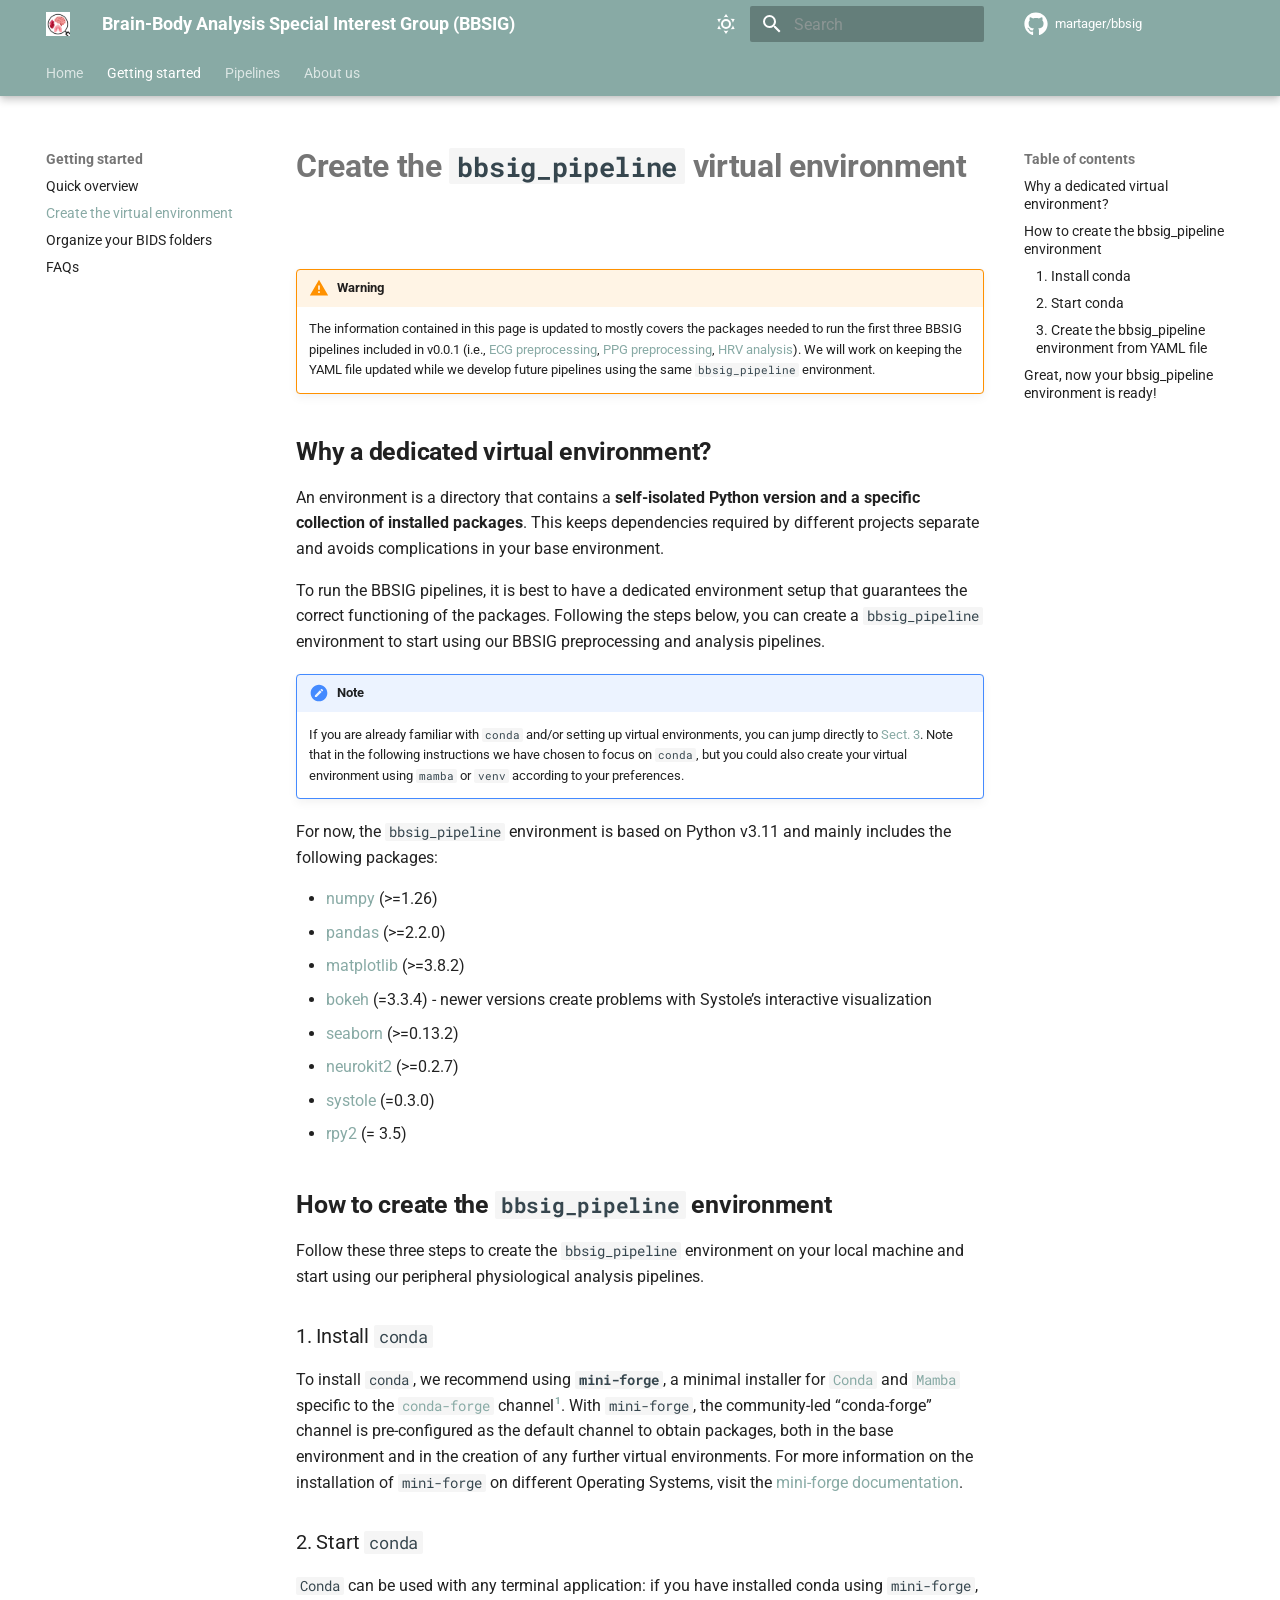
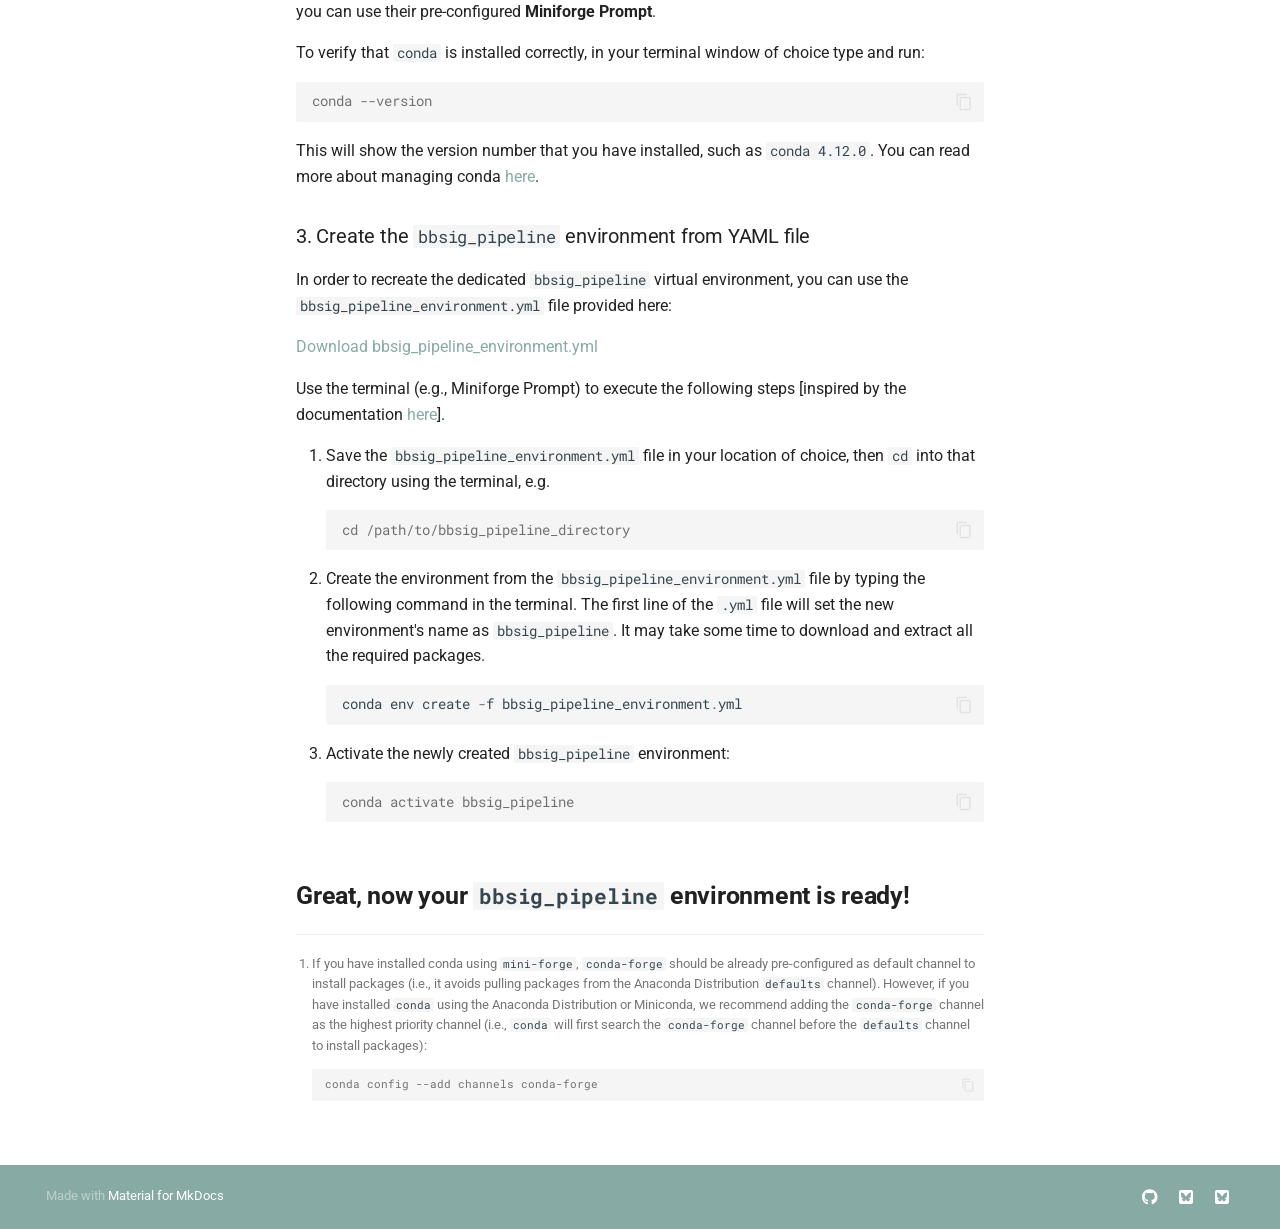
<file: setup-bbsig-env/index.html>
<!doctype html>
<html lang="en" class="no-js">
  <head>
    
      <meta charset="utf-8">
      <meta name="viewport" content="width=device-width,initial-scale=1">
      
        <meta name="description" content="Brain-Body Analysis Special Interest Group (BBSIG) - reproducible, open-access pipelines for peripheral physiology analysis">
      
      
      
        <link rel="canonical" href="https://martager.github.io/bbsig/setup-bbsig-env/">
      
      
        <link rel="prev" href="../overview/">
      
      
        <link rel="next" href="../bids-structure/">
      
      
      <link rel="icon" href="../assets/images/favicon.ico">
      <meta name="generator" content="mkdocs-1.6.1, mkdocs-material-9.6.11">
    
    
      
        <title>Create the virtual environment - Brain-Body Analysis Special Interest Group (BBSIG)</title>
      
    
    
      <link rel="stylesheet" href="../assets/stylesheets/main.4af4bdda.min.css">
      
        
        <link rel="stylesheet" href="../assets/stylesheets/palette.06af60db.min.css">
      
      


    
    
      
    
    
      
        
        
        <link rel="preconnect" href="https://fonts.gstatic.com" crossorigin>
        <link rel="stylesheet" href="https://fonts.googleapis.com/css?family=Roboto:300,300i,400,400i,700,700i%7CRoboto+Mono:400,400i,700,700i&display=fallback">
        <style>:root{--md-text-font:"Roboto";--md-code-font:"Roboto Mono"}</style>
      
    
    
      <link rel="stylesheet" href="../css/extra.css">
    
    <script>__md_scope=new URL("..",location),__md_hash=e=>[...e].reduce(((e,_)=>(e<<5)-e+_.charCodeAt(0)),0),__md_get=(e,_=localStorage,t=__md_scope)=>JSON.parse(_.getItem(t.pathname+"."+e)),__md_set=(e,_,t=localStorage,a=__md_scope)=>{try{t.setItem(a.pathname+"."+e,JSON.stringify(_))}catch(e){}}</script>
    
      

    
    
    
  </head>
  
  
    
    
      
    
    
    
    
    <body dir="ltr" data-md-color-scheme="default" data-md-color-primary="custom" data-md-color-accent="custom">
  
    
    <input class="md-toggle" data-md-toggle="drawer" type="checkbox" id="__drawer" autocomplete="off">
    <input class="md-toggle" data-md-toggle="search" type="checkbox" id="__search" autocomplete="off">
    <label class="md-overlay" for="__drawer"></label>
    <div data-md-component="skip">
      
        
        <a href="#create-the-bbsig_pipeline-virtual-environment" class="md-skip">
          Skip to content
        </a>
      
    </div>
    <div data-md-component="announce">
      
    </div>
    
    
      

  

<header class="md-header md-header--shadow md-header--lifted" data-md-component="header">
  <nav class="md-header__inner md-grid" aria-label="Header">
    <a href=".." title="Brain-Body Analysis Special Interest Group (BBSIG)" class="md-header__button md-logo" aria-label="Brain-Body Analysis Special Interest Group (BBSIG)" data-md-component="logo">
      
  <img src="../bbsig_logo.png" alt="logo">

    </a>
    <label class="md-header__button md-icon" for="__drawer">
      
      <svg xmlns="http://www.w3.org/2000/svg" viewBox="0 0 24 24"><path d="M3 6h18v2H3zm0 5h18v2H3zm0 5h18v2H3z"/></svg>
    </label>
    <div class="md-header__title" data-md-component="header-title">
      <div class="md-header__ellipsis">
        <div class="md-header__topic">
          <span class="md-ellipsis">
            Brain-Body Analysis Special Interest Group (BBSIG)
          </span>
        </div>
        <div class="md-header__topic" data-md-component="header-topic">
          <span class="md-ellipsis">
            
              Create the virtual environment
            
          </span>
        </div>
      </div>
    </div>
    
      
        <form class="md-header__option" data-md-component="palette">
  
    
    
    
    <input class="md-option" data-md-color-media="(prefers-color-scheme: light)" data-md-color-scheme="default" data-md-color-primary="custom" data-md-color-accent="custom"  aria-label="Switch to dark mode"  type="radio" name="__palette" id="__palette_0">
    
      <label class="md-header__button md-icon" title="Switch to dark mode" for="__palette_1" hidden>
        <svg xmlns="http://www.w3.org/2000/svg" viewBox="0 0 24 24"><path d="M12 7a5 5 0 0 1 5 5 5 5 0 0 1-5 5 5 5 0 0 1-5-5 5 5 0 0 1 5-5m0 2a3 3 0 0 0-3 3 3 3 0 0 0 3 3 3 3 0 0 0 3-3 3 3 0 0 0-3-3m0-7 2.39 3.42C13.65 5.15 12.84 5 12 5s-1.65.15-2.39.42zM3.34 7l4.16-.35A7.2 7.2 0 0 0 5.94 8.5c-.44.74-.69 1.5-.83 2.29zm.02 10 1.76-3.77a7.131 7.131 0 0 0 2.38 4.14zM20.65 7l-1.77 3.79a7.02 7.02 0 0 0-2.38-4.15zm-.01 10-4.14.36c.59-.51 1.12-1.14 1.54-1.86.42-.73.69-1.5.83-2.29zM12 22l-2.41-3.44c.74.27 1.55.44 2.41.44.82 0 1.63-.17 2.37-.44z"/></svg>
      </label>
    
  
    
    
    
    <input class="md-option" data-md-color-media="(prefers-color-scheme: dark)" data-md-color-scheme="slate" data-md-color-primary="custom" data-md-color-accent="custom"  aria-label="Switch to light mode"  type="radio" name="__palette" id="__palette_1">
    
      <label class="md-header__button md-icon" title="Switch to light mode" for="__palette_0" hidden>
        <svg xmlns="http://www.w3.org/2000/svg" viewBox="0 0 24 24"><path d="m17.75 4.09-2.53 1.94.91 3.06-2.63-1.81-2.63 1.81.91-3.06-2.53-1.94L12.44 4l1.06-3 1.06 3zm3.5 6.91-1.64 1.25.59 1.98-1.7-1.17-1.7 1.17.59-1.98L15.75 11l2.06-.05L18.5 9l.69 1.95zm-2.28 4.95c.83-.08 1.72 1.1 1.19 1.85-.32.45-.66.87-1.08 1.27C15.17 23 8.84 23 4.94 19.07c-3.91-3.9-3.91-10.24 0-14.14.4-.4.82-.76 1.27-1.08.75-.53 1.93.36 1.85 1.19-.27 2.86.69 5.83 2.89 8.02a9.96 9.96 0 0 0 8.02 2.89m-1.64 2.02a12.08 12.08 0 0 1-7.8-3.47c-2.17-2.19-3.33-5-3.49-7.82-2.81 3.14-2.7 7.96.31 10.98 3.02 3.01 7.84 3.12 10.98.31"/></svg>
      </label>
    
  
</form>
      
    
    
      <script>var palette=__md_get("__palette");if(palette&&palette.color){if("(prefers-color-scheme)"===palette.color.media){var media=matchMedia("(prefers-color-scheme: light)"),input=document.querySelector(media.matches?"[data-md-color-media='(prefers-color-scheme: light)']":"[data-md-color-media='(prefers-color-scheme: dark)']");palette.color.media=input.getAttribute("data-md-color-media"),palette.color.scheme=input.getAttribute("data-md-color-scheme"),palette.color.primary=input.getAttribute("data-md-color-primary"),palette.color.accent=input.getAttribute("data-md-color-accent")}for(var[key,value]of Object.entries(palette.color))document.body.setAttribute("data-md-color-"+key,value)}</script>
    
    
    
      
      
        <label class="md-header__button md-icon" for="__search">
          
          <svg xmlns="http://www.w3.org/2000/svg" viewBox="0 0 24 24"><path d="M9.5 3A6.5 6.5 0 0 1 16 9.5c0 1.61-.59 3.09-1.56 4.23l.27.27h.79l5 5-1.5 1.5-5-5v-.79l-.27-.27A6.52 6.52 0 0 1 9.5 16 6.5 6.5 0 0 1 3 9.5 6.5 6.5 0 0 1 9.5 3m0 2C7 5 5 7 5 9.5S7 14 9.5 14 14 12 14 9.5 12 5 9.5 5"/></svg>
        </label>
        <div class="md-search" data-md-component="search" role="dialog">
  <label class="md-search__overlay" for="__search"></label>
  <div class="md-search__inner" role="search">
    <form class="md-search__form" name="search">
      <input type="text" class="md-search__input" name="query" aria-label="Search" placeholder="Search" autocapitalize="off" autocorrect="off" autocomplete="off" spellcheck="false" data-md-component="search-query" required>
      <label class="md-search__icon md-icon" for="__search">
        
        <svg xmlns="http://www.w3.org/2000/svg" viewBox="0 0 24 24"><path d="M9.5 3A6.5 6.5 0 0 1 16 9.5c0 1.61-.59 3.09-1.56 4.23l.27.27h.79l5 5-1.5 1.5-5-5v-.79l-.27-.27A6.52 6.52 0 0 1 9.5 16 6.5 6.5 0 0 1 3 9.5 6.5 6.5 0 0 1 9.5 3m0 2C7 5 5 7 5 9.5S7 14 9.5 14 14 12 14 9.5 12 5 9.5 5"/></svg>
        
        <svg xmlns="http://www.w3.org/2000/svg" viewBox="0 0 24 24"><path d="M20 11v2H8l5.5 5.5-1.42 1.42L4.16 12l7.92-7.92L13.5 5.5 8 11z"/></svg>
      </label>
      <nav class="md-search__options" aria-label="Search">
        
        <button type="reset" class="md-search__icon md-icon" title="Clear" aria-label="Clear" tabindex="-1">
          
          <svg xmlns="http://www.w3.org/2000/svg" viewBox="0 0 24 24"><path d="M19 6.41 17.59 5 12 10.59 6.41 5 5 6.41 10.59 12 5 17.59 6.41 19 12 13.41 17.59 19 19 17.59 13.41 12z"/></svg>
        </button>
      </nav>
      
        <div class="md-search__suggest" data-md-component="search-suggest"></div>
      
    </form>
    <div class="md-search__output">
      <div class="md-search__scrollwrap" tabindex="0" data-md-scrollfix>
        <div class="md-search-result" data-md-component="search-result">
          <div class="md-search-result__meta">
            Initializing search
          </div>
          <ol class="md-search-result__list" role="presentation"></ol>
        </div>
      </div>
    </div>
  </div>
</div>
      
    
    
      <div class="md-header__source">
        <a href="https://github.com/martager/bbsig" title="Go to repository" class="md-source" data-md-component="source">
  <div class="md-source__icon md-icon">
    
    <svg xmlns="http://www.w3.org/2000/svg" viewBox="0 0 496 512"><!--! Font Awesome Free 6.7.2 by @fontawesome - https://fontawesome.com License - https://fontawesome.com/license/free (Icons: CC BY 4.0, Fonts: SIL OFL 1.1, Code: MIT License) Copyright 2024 Fonticons, Inc.--><path d="M165.9 397.4c0 2-2.3 3.6-5.2 3.6-3.3.3-5.6-1.3-5.6-3.6 0-2 2.3-3.6 5.2-3.6 3-.3 5.6 1.3 5.6 3.6m-31.1-4.5c-.7 2 1.3 4.3 4.3 4.9 2.6 1 5.6 0 6.2-2s-1.3-4.3-4.3-5.2c-2.6-.7-5.5.3-6.2 2.3m44.2-1.7c-2.9.7-4.9 2.6-4.6 4.9.3 2 2.9 3.3 5.9 2.6 2.9-.7 4.9-2.6 4.6-4.6-.3-1.9-3-3.2-5.9-2.9M244.8 8C106.1 8 0 113.3 0 252c0 110.9 69.8 205.8 169.5 239.2 12.8 2.3 17.3-5.6 17.3-12.1 0-6.2-.3-40.4-.3-61.4 0 0-70 15-84.7-29.8 0 0-11.4-29.1-27.8-36.6 0 0-22.9-15.7 1.6-15.4 0 0 24.9 2 38.6 25.8 21.9 38.6 58.6 27.5 72.9 20.9 2.3-16 8.8-27.1 16-33.7-55.9-6.2-112.3-14.3-112.3-110.5 0-27.5 7.6-41.3 23.6-58.9-2.6-6.5-11.1-33.3 2.6-67.9 20.9-6.5 69 27 69 27 20-5.6 41.5-8.5 62.8-8.5s42.8 2.9 62.8 8.5c0 0 48.1-33.6 69-27 13.7 34.7 5.2 61.4 2.6 67.9 16 17.7 25.8 31.5 25.8 58.9 0 96.5-58.9 104.2-114.8 110.5 9.2 7.9 17 22.9 17 46.4 0 33.7-.3 75.4-.3 83.6 0 6.5 4.6 14.4 17.3 12.1C428.2 457.8 496 362.9 496 252 496 113.3 383.5 8 244.8 8M97.2 352.9c-1.3 1-1 3.3.7 5.2 1.6 1.6 3.9 2.3 5.2 1 1.3-1 1-3.3-.7-5.2-1.6-1.6-3.9-2.3-5.2-1m-10.8-8.1c-.7 1.3.3 2.9 2.3 3.9 1.6 1 3.6.7 4.3-.7.7-1.3-.3-2.9-2.3-3.9-2-.6-3.6-.3-4.3.7m32.4 35.6c-1.6 1.3-1 4.3 1.3 6.2 2.3 2.3 5.2 2.6 6.5 1 1.3-1.3.7-4.3-1.3-6.2-2.2-2.3-5.2-2.6-6.5-1m-11.4-14.7c-1.6 1-1.6 3.6 0 5.9s4.3 3.3 5.6 2.3c1.6-1.3 1.6-3.9 0-6.2-1.4-2.3-4-3.3-5.6-2"/></svg>
  </div>
  <div class="md-source__repository">
    martager/bbsig
  </div>
</a>
      </div>
    
  </nav>
  
    
      
<nav class="md-tabs" aria-label="Tabs" data-md-component="tabs">
  <div class="md-grid">
    <ul class="md-tabs__list">
      
        
  
  
  
  
    
    
      <li class="md-tabs__item">
        <a href=".." class="md-tabs__link">
          
  
  
  Home

        </a>
      </li>
    
  

      
        
  
  
  
    
  
  
    
    
      <li class="md-tabs__item md-tabs__item--active">
        <a href="../overview/" class="md-tabs__link">
          
  
  
  Getting started

        </a>
      </li>
    
  

      
        
  
  
  
  
    
    
      <li class="md-tabs__item">
        <a href="../ecg-preprocessing/" class="md-tabs__link">
          
  
  
  Pipelines

        </a>
      </li>
    
  

      
        
  
  
  
  
    
    
      <li class="md-tabs__item">
        <a href="../contributors/" class="md-tabs__link">
          
  
  
  About us

        </a>
      </li>
    
  

      
    </ul>
  </div>
</nav>
    
  
</header>
    
    <div class="md-container" data-md-component="container">
      
      
        
      
      <main class="md-main" data-md-component="main">
        <div class="md-main__inner md-grid">
          
            
              
              <div class="md-sidebar md-sidebar--primary" data-md-component="sidebar" data-md-type="navigation" >
                <div class="md-sidebar__scrollwrap">
                  <div class="md-sidebar__inner">
                    


  


<nav class="md-nav md-nav--primary md-nav--lifted" aria-label="Navigation" data-md-level="0">
  <label class="md-nav__title" for="__drawer">
    <a href=".." title="Brain-Body Analysis Special Interest Group (BBSIG)" class="md-nav__button md-logo" aria-label="Brain-Body Analysis Special Interest Group (BBSIG)" data-md-component="logo">
      
  <img src="../bbsig_logo.png" alt="logo">

    </a>
    Brain-Body Analysis Special Interest Group (BBSIG)
  </label>
  
    <div class="md-nav__source">
      <a href="https://github.com/martager/bbsig" title="Go to repository" class="md-source" data-md-component="source">
  <div class="md-source__icon md-icon">
    
    <svg xmlns="http://www.w3.org/2000/svg" viewBox="0 0 496 512"><!--! Font Awesome Free 6.7.2 by @fontawesome - https://fontawesome.com License - https://fontawesome.com/license/free (Icons: CC BY 4.0, Fonts: SIL OFL 1.1, Code: MIT License) Copyright 2024 Fonticons, Inc.--><path d="M165.9 397.4c0 2-2.3 3.6-5.2 3.6-3.3.3-5.6-1.3-5.6-3.6 0-2 2.3-3.6 5.2-3.6 3-.3 5.6 1.3 5.6 3.6m-31.1-4.5c-.7 2 1.3 4.3 4.3 4.9 2.6 1 5.6 0 6.2-2s-1.3-4.3-4.3-5.2c-2.6-.7-5.5.3-6.2 2.3m44.2-1.7c-2.9.7-4.9 2.6-4.6 4.9.3 2 2.9 3.3 5.9 2.6 2.9-.7 4.9-2.6 4.6-4.6-.3-1.9-3-3.2-5.9-2.9M244.8 8C106.1 8 0 113.3 0 252c0 110.9 69.8 205.8 169.5 239.2 12.8 2.3 17.3-5.6 17.3-12.1 0-6.2-.3-40.4-.3-61.4 0 0-70 15-84.7-29.8 0 0-11.4-29.1-27.8-36.6 0 0-22.9-15.7 1.6-15.4 0 0 24.9 2 38.6 25.8 21.9 38.6 58.6 27.5 72.9 20.9 2.3-16 8.8-27.1 16-33.7-55.9-6.2-112.3-14.3-112.3-110.5 0-27.5 7.6-41.3 23.6-58.9-2.6-6.5-11.1-33.3 2.6-67.9 20.9-6.5 69 27 69 27 20-5.6 41.5-8.5 62.8-8.5s42.8 2.9 62.8 8.5c0 0 48.1-33.6 69-27 13.7 34.7 5.2 61.4 2.6 67.9 16 17.7 25.8 31.5 25.8 58.9 0 96.5-58.9 104.2-114.8 110.5 9.2 7.9 17 22.9 17 46.4 0 33.7-.3 75.4-.3 83.6 0 6.5 4.6 14.4 17.3 12.1C428.2 457.8 496 362.9 496 252 496 113.3 383.5 8 244.8 8M97.2 352.9c-1.3 1-1 3.3.7 5.2 1.6 1.6 3.9 2.3 5.2 1 1.3-1 1-3.3-.7-5.2-1.6-1.6-3.9-2.3-5.2-1m-10.8-8.1c-.7 1.3.3 2.9 2.3 3.9 1.6 1 3.6.7 4.3-.7.7-1.3-.3-2.9-2.3-3.9-2-.6-3.6-.3-4.3.7m32.4 35.6c-1.6 1.3-1 4.3 1.3 6.2 2.3 2.3 5.2 2.6 6.5 1 1.3-1.3.7-4.3-1.3-6.2-2.2-2.3-5.2-2.6-6.5-1m-11.4-14.7c-1.6 1-1.6 3.6 0 5.9s4.3 3.3 5.6 2.3c1.6-1.3 1.6-3.9 0-6.2-1.4-2.3-4-3.3-5.6-2"/></svg>
  </div>
  <div class="md-source__repository">
    martager/bbsig
  </div>
</a>
    </div>
  
  <ul class="md-nav__list" data-md-scrollfix>
    
      
      
  
  
  
  
    
    
    
    
      
      
    
    
    <li class="md-nav__item md-nav__item--nested">
      
        
        
        <input class="md-nav__toggle md-toggle " type="checkbox" id="__nav_1" >
        
          
          <label class="md-nav__link" for="__nav_1" id="__nav_1_label" tabindex="0">
            
  
  
  <span class="md-ellipsis">
    Home
    
  </span>
  

            <span class="md-nav__icon md-icon"></span>
          </label>
        
        <nav class="md-nav" data-md-level="1" aria-labelledby="__nav_1_label" aria-expanded="false">
          <label class="md-nav__title" for="__nav_1">
            <span class="md-nav__icon md-icon"></span>
            Home
          </label>
          <ul class="md-nav__list" data-md-scrollfix>
            
              
                
  
  
  
  
    <li class="md-nav__item">
      <a href=".." class="md-nav__link">
        
  
  
  <span class="md-ellipsis">
    Overview
    
  </span>
  

      </a>
    </li>
  

              
            
          </ul>
        </nav>
      
    </li>
  

    
      
      
  
  
    
  
  
  
    
    
    
    
      
        
        
      
      
    
    
    <li class="md-nav__item md-nav__item--active md-nav__item--section md-nav__item--nested">
      
        
        
        <input class="md-nav__toggle md-toggle " type="checkbox" id="__nav_2" checked>
        
          
          <label class="md-nav__link" for="__nav_2" id="__nav_2_label" tabindex="">
            
  
  
  <span class="md-ellipsis">
    Getting started
    
  </span>
  

            <span class="md-nav__icon md-icon"></span>
          </label>
        
        <nav class="md-nav" data-md-level="1" aria-labelledby="__nav_2_label" aria-expanded="true">
          <label class="md-nav__title" for="__nav_2">
            <span class="md-nav__icon md-icon"></span>
            Getting started
          </label>
          <ul class="md-nav__list" data-md-scrollfix>
            
              
                
  
  
  
  
    <li class="md-nav__item">
      <a href="../overview/" class="md-nav__link">
        
  
  
  <span class="md-ellipsis">
    Quick overview
    
  </span>
  

      </a>
    </li>
  

              
            
              
                
  
  
    
  
  
  
    <li class="md-nav__item md-nav__item--active">
      
      <input class="md-nav__toggle md-toggle" type="checkbox" id="__toc">
      
      
        
      
      
        <label class="md-nav__link md-nav__link--active" for="__toc">
          
  
  
  <span class="md-ellipsis">
    Create the virtual environment
    
  </span>
  

          <span class="md-nav__icon md-icon"></span>
        </label>
      
      <a href="./" class="md-nav__link md-nav__link--active">
        
  
  
  <span class="md-ellipsis">
    Create the virtual environment
    
  </span>
  

      </a>
      
        

<nav class="md-nav md-nav--secondary" aria-label="Table of contents">
  
  
  
    
  
  
    <label class="md-nav__title" for="__toc">
      <span class="md-nav__icon md-icon"></span>
      Table of contents
    </label>
    <ul class="md-nav__list" data-md-component="toc" data-md-scrollfix>
      
        <li class="md-nav__item">
  <a href="#why-a-dedicated-virtual-environment" class="md-nav__link">
    <span class="md-ellipsis">
      Why a dedicated virtual environment?
    </span>
  </a>
  
</li>
      
        <li class="md-nav__item">
  <a href="#how-to-create-the-bbsig_pipeline-environment" class="md-nav__link">
    <span class="md-ellipsis">
      How to create the bbsig_pipeline environment
    </span>
  </a>
  
    <nav class="md-nav" aria-label="How to create the bbsig_pipeline environment">
      <ul class="md-nav__list">
        
          <li class="md-nav__item">
  <a href="#1-install-conda" class="md-nav__link">
    <span class="md-ellipsis">
      1. Install conda
    </span>
  </a>
  
</li>
        
          <li class="md-nav__item">
  <a href="#2-start-conda" class="md-nav__link">
    <span class="md-ellipsis">
      2. Start conda
    </span>
  </a>
  
</li>
        
          <li class="md-nav__item">
  <a href="#3-create-the-bbsig_pipeline-environment-from-yaml-file" class="md-nav__link">
    <span class="md-ellipsis">
      3. Create the bbsig_pipeline environment from YAML file
    </span>
  </a>
  
</li>
        
      </ul>
    </nav>
  
</li>
      
        <li class="md-nav__item">
  <a href="#great-now-your-bbsig_pipeline-environment-is-ready" class="md-nav__link">
    <span class="md-ellipsis">
      Great, now your bbsig_pipeline environment is ready!
    </span>
  </a>
  
</li>
      
    </ul>
  
</nav>
      
    </li>
  

              
            
              
                
  
  
  
  
    <li class="md-nav__item">
      <a href="../bids-structure/" class="md-nav__link">
        
  
  
  <span class="md-ellipsis">
    Organize your BIDS folders
    
  </span>
  

      </a>
    </li>
  

              
            
              
                
  
  
  
  
    <li class="md-nav__item">
      <a href="../faqs/" class="md-nav__link">
        
  
  
  <span class="md-ellipsis">
    FAQs
    
  </span>
  

      </a>
    </li>
  

              
            
          </ul>
        </nav>
      
    </li>
  

    
      
      
  
  
  
  
    
    
    
    
      
      
    
    
    <li class="md-nav__item md-nav__item--nested">
      
        
        
        <input class="md-nav__toggle md-toggle " type="checkbox" id="__nav_3" >
        
          
          <label class="md-nav__link" for="__nav_3" id="__nav_3_label" tabindex="0">
            
  
  
  <span class="md-ellipsis">
    Pipelines
    
  </span>
  

            <span class="md-nav__icon md-icon"></span>
          </label>
        
        <nav class="md-nav" data-md-level="1" aria-labelledby="__nav_3_label" aria-expanded="false">
          <label class="md-nav__title" for="__nav_3">
            <span class="md-nav__icon md-icon"></span>
            Pipelines
          </label>
          <ul class="md-nav__list" data-md-scrollfix>
            
              
                
  
  
  
  
    <li class="md-nav__item">
      <a href="../ecg-preprocessing/" class="md-nav__link">
        
  
  
  <span class="md-ellipsis">
    ECG preprocessing
    
  </span>
  

      </a>
    </li>
  

              
            
              
                
  
  
  
  
    <li class="md-nav__item">
      <a href="../ppg-preprocessing/" class="md-nav__link">
        
  
  
  <span class="md-ellipsis">
    PPG preprocessing
    
  </span>
  

      </a>
    </li>
  

              
            
              
                
  
  
  
  
    <li class="md-nav__item">
      <a href="../hrv-analysis/" class="md-nav__link">
        
  
  
  <span class="md-ellipsis">
    HRV analysis
    
  </span>
  

      </a>
    </li>
  

              
            
          </ul>
        </nav>
      
    </li>
  

    
      
      
  
  
  
  
    
    
    
    
      
      
    
    
    <li class="md-nav__item md-nav__item--nested">
      
        
        
        <input class="md-nav__toggle md-toggle " type="checkbox" id="__nav_4" >
        
          
          <label class="md-nav__link" for="__nav_4" id="__nav_4_label" tabindex="0">
            
  
  
  <span class="md-ellipsis">
    About us
    
  </span>
  

            <span class="md-nav__icon md-icon"></span>
          </label>
        
        <nav class="md-nav" data-md-level="1" aria-labelledby="__nav_4_label" aria-expanded="false">
          <label class="md-nav__title" for="__nav_4">
            <span class="md-nav__icon md-icon"></span>
            About us
          </label>
          <ul class="md-nav__list" data-md-scrollfix>
            
              
                
  
  
  
  
    <li class="md-nav__item">
      <a href="../contributors/" class="md-nav__link">
        
  
  
  <span class="md-ellipsis">
    Contributors
    
  </span>
  

      </a>
    </li>
  

              
            
              
                
  
  
  
  
    <li class="md-nav__item">
      <a href="../cite-us/" class="md-nav__link">
        
  
  
  <span class="md-ellipsis">
    Cite us
    
  </span>
  

      </a>
    </li>
  

              
            
              
                
  
  
  
  
    <li class="md-nav__item">
      <a href="../license/" class="md-nav__link">
        
  
  
  <span class="md-ellipsis">
    License
    
  </span>
  

      </a>
    </li>
  

              
            
              
                
  
  
  
  
    <li class="md-nav__item">
      <a href="../acknowledgments/" class="md-nav__link">
        
  
  
  <span class="md-ellipsis">
    Acknowledgments
    
  </span>
  

      </a>
    </li>
  

              
            
          </ul>
        </nav>
      
    </li>
  

    
  </ul>
</nav>
                  </div>
                </div>
              </div>
            
            
              
              <div class="md-sidebar md-sidebar--secondary" data-md-component="sidebar" data-md-type="toc" >
                <div class="md-sidebar__scrollwrap">
                  <div class="md-sidebar__inner">
                    

<nav class="md-nav md-nav--secondary" aria-label="Table of contents">
  
  
  
    
  
  
    <label class="md-nav__title" for="__toc">
      <span class="md-nav__icon md-icon"></span>
      Table of contents
    </label>
    <ul class="md-nav__list" data-md-component="toc" data-md-scrollfix>
      
        <li class="md-nav__item">
  <a href="#why-a-dedicated-virtual-environment" class="md-nav__link">
    <span class="md-ellipsis">
      Why a dedicated virtual environment?
    </span>
  </a>
  
</li>
      
        <li class="md-nav__item">
  <a href="#how-to-create-the-bbsig_pipeline-environment" class="md-nav__link">
    <span class="md-ellipsis">
      How to create the bbsig_pipeline environment
    </span>
  </a>
  
    <nav class="md-nav" aria-label="How to create the bbsig_pipeline environment">
      <ul class="md-nav__list">
        
          <li class="md-nav__item">
  <a href="#1-install-conda" class="md-nav__link">
    <span class="md-ellipsis">
      1. Install conda
    </span>
  </a>
  
</li>
        
          <li class="md-nav__item">
  <a href="#2-start-conda" class="md-nav__link">
    <span class="md-ellipsis">
      2. Start conda
    </span>
  </a>
  
</li>
        
          <li class="md-nav__item">
  <a href="#3-create-the-bbsig_pipeline-environment-from-yaml-file" class="md-nav__link">
    <span class="md-ellipsis">
      3. Create the bbsig_pipeline environment from YAML file
    </span>
  </a>
  
</li>
        
      </ul>
    </nav>
  
</li>
      
        <li class="md-nav__item">
  <a href="#great-now-your-bbsig_pipeline-environment-is-ready" class="md-nav__link">
    <span class="md-ellipsis">
      Great, now your bbsig_pipeline environment is ready!
    </span>
  </a>
  
</li>
      
    </ul>
  
</nav>
                  </div>
                </div>
              </div>
            
          
          
            <div class="md-content" data-md-component="content">
              <article class="md-content__inner md-typeset">
                
                  


  
  


<h1 id="create-the-bbsig_pipeline-virtual-environment"><strong>Create the <code>bbsig_pipeline</code> virtual environment</strong><a class="headerlink" href="#create-the-bbsig_pipeline-virtual-environment" title="Permanent link">#</a></h1>
<div class="admonition warning">
<p class="admonition-title">Warning</p>
<p>The information contained in this page is updated to mostly covers the packages needed to run the first three BBSIG pipelines included in v0.0.1 (i.e., <a href="https://martager.github.io/bbsig/ecg-preprocessing/">ECG preprocessing</a>, <a href="https://martager.github.io/bbsig/ppg-preprocessing/">PPG preprocessing</a>, <a href="https://martager.github.io/bbsig/hrv-analysis/">HRV analysis</a>). We will work on keeping the YAML file updated while we develop future pipelines using the same <code>bbsig_pipeline</code> environment. </p>
</div>
<h2 id="why-a-dedicated-virtual-environment"><strong>Why a dedicated virtual environment?</strong><a class="headerlink" href="#why-a-dedicated-virtual-environment" title="Permanent link">#</a></h2>
<p>An environment is a directory that contains a <strong>self-isolated Python version and a specific collection of installed packages</strong>. This keeps dependencies required by different projects separate and avoids complications in your base environment. </p>
<p>To run the BBSIG pipelines, it is best to have a dedicated environment setup that guarantees the correct functioning of the packages. Following the steps below, you can create a <code>bbsig_pipeline</code> environment to start using our BBSIG preprocessing and analysis pipelines.</p>
<div class="admonition note">
<p class="admonition-title">Note</p>
<p>If you are already familiar with <code>conda</code> and/or setting up virtual environments, you can jump directly to <a href="https://martager.github.io/bbsig/setup-venv/#3-create-the-bbsig_pipeline-environment-from-yaml-file">Sect. 3</a>. Note that in the following instructions we have chosen to focus on <code>conda</code>, but you could also create your virtual environment using <code>mamba</code> or <code>venv</code> according to your preferences.  </p>
</div>
<p>For now, the <code>bbsig_pipeline</code> environment is based on Python v3.11 and mainly includes the following packages:</p>
<ul>
<li><a href="https://numpy.org/">numpy</a> (&gt;=1.26)</li>
<li><a href="https://pandas.pydata.org/">pandas</a> (&gt;=2.2.0)</li>
<li><a href="https://matplotlib.org/">matplotlib</a> (&gt;=3.8.2)</li>
<li><a href="http://bokeh.org/">bokeh</a> (=3.3.4) - newer versions create problems with Systole’s interactive visualization</li>
<li><a href="https://seaborn.pydata.org/">seaborn</a> (&gt;=0.13.2)</li>
<li><a href="https://github.com/neuropsychology/NeuroKit">neurokit2</a> (&gt;=0.2.7)</li>
<li><a href="https://embodied-computation-group.github.io/systole/">systole</a> (=0.3.0)</li>
<li><a href="https://rpy2.github.io/doc/v3.5.x/html/index.html">rpy2</a> (= 3.5)</li>
</ul>
<h2 id="how-to-create-the-bbsig_pipeline-environment"><strong>How to create the <code>bbsig_pipeline</code> environment</strong><a class="headerlink" href="#how-to-create-the-bbsig_pipeline-environment" title="Permanent link">#</a></h2>
<p>Follow these three steps to create the <code>bbsig_pipeline</code> environment on your local machine and start using our peripheral physiological analysis pipelines. </p>
<h3 id="1-install-conda">1. Install <code>conda</code><a class="headerlink" href="#1-install-conda" title="Permanent link">#</a></h3>
<p>To install <code>conda</code>, we recommend using <strong><code>mini-forge</code></strong>, a minimal installer for <a href="https://conda.io/"><code>Conda</code></a> and <a href="https://github.com/mamba-org/mamba"><code>Mamba</code></a> specific to the <a href="https://conda-forge.org/"><code>conda-forge</code></a> channel<sup id="fnref:1"><a class="footnote-ref" href="#fn:1">1</a></sup>. With <code>mini-forge</code>, the community-led  “conda-forge” channel is pre-configured as the default channel to obtain packages, both in the base environment and in the creation of any further virtual environments. For more information on the installation of <code>mini-forge</code> on different Operating Systems, visit the <a href="https://github.com/conda-forge/miniforge">mini-forge documentation</a>.</p>
<h3 id="2-start-conda">2. Start <code>conda</code><a class="headerlink" href="#2-start-conda" title="Permanent link">#</a></h3>
<p><code>Conda</code> can be used with any terminal application: if you have installed conda using <code>mini-forge</code>, you can use their pre-configured <strong>Miniforge Prompt</strong>. </p>
<p>To verify that <code>conda</code> is installed correctly, in your terminal window of choice type and run:
<div class="language-console highlight"><pre><span></span><code><span id="__span-0-1"><span class="go">conda --version</span>
</span></code></pre></div>
This will show the version number that you have installed, such as <code>conda 4.12.0</code>. You can read more about managing conda <a href="https://docs.conda.io/projects/conda/en/latest/user-guide/tasks/manage-conda.html">here</a>. </p>
<h3 id="3-create-the-bbsig_pipeline-environment-from-yaml-file">3. Create the <code>bbsig_pipeline</code> environment from YAML file<a class="headerlink" href="#3-create-the-bbsig_pipeline-environment-from-yaml-file" title="Permanent link">#</a></h3>
<p>In order to recreate the dedicated <code>bbsig_pipeline</code> virtual environment, you can use the <code>bbsig_pipeline_environment.yml</code> file provided here: </p>
<p><a href="https://github.com/martager/bbsig/blob/main/bbsig_pipeline_environment.yml">Download bbsig_pipeline_environment.yml</a></p>
<p>Use the terminal (e.g., Miniforge Prompt) to execute the following steps [inspired by the documentation <a href="https://conda.io/projects/conda/en/latest/user-guide/tasks/manage-environments.html#creating-an-environment-from-an-environment-yml-file">here</a>]. </p>
<ol>
<li>Save the <code>bbsig_pipeline_environment.yml</code> file in your location of choice, then <code>cd</code> into that directory using the terminal, e.g.
    <div class="language-console highlight"><pre><span></span><code><span id="__span-1-1"><span class="go">cd /path/to/bbsig_pipeline_directory</span>
</span></code></pre></div></li>
<li>Create the environment from the <code>bbsig_pipeline_environment.yml</code> file by typing the following command in the terminal. The first line of the <code>.yml</code> file will set the new environment's name as <code>bbsig_pipeline</code>. It may take some time to download and extract all the required packages.
    <div class="language-py highlight"><pre><span></span><code><span id="__span-2-1"><span class="n">conda</span> <span class="n">env</span> <span class="n">create</span> <span class="o">-</span><span class="n">f</span> <span class="n">bbsig_pipeline_environment</span><span class="o">.</span><span class="n">yml</span>
</span></code></pre></div></li>
<li>Activate the newly created <code>bbsig_pipeline</code> environment: 
    <div class="language-console highlight"><pre><span></span><code><span id="__span-3-1"><span class="go">conda activate bbsig_pipeline</span>
</span></code></pre></div></li>
</ol>
<h2 id="great-now-your-bbsig_pipeline-environment-is-ready"><strong>Great, now your <code>bbsig_pipeline</code> environment is ready!</strong><a class="headerlink" href="#great-now-your-bbsig_pipeline-environment-is-ready" title="Permanent link">#</a></h2>
<div class="footnote">
<hr />
<ol>
<li id="fn:1">
<p>If you have installed conda using <code>mini-forge</code>, <code>conda-forge</code> should be already pre-configured as default channel to install packages (i.e., it avoids pulling packages from the Anaconda Distribution <code>defaults</code> channel). However, if you have installed <code>conda</code> using the Anaconda Distribution or Miniconda, we recommend adding the <code>conda-forge</code> channel as the highest priority channel (i.e., <code>conda</code> will first search the <code>conda-forge</code> channel before the <code>defaults</code> channel to install packages):</p>
<p><div class="language-console highlight"><pre><span></span><code><span id="__span-4-1"><span class="go">conda config --add channels conda-forge</span>
</span></code></pre></div>&#160;<a class="footnote-backref" href="#fnref:1" title="Jump back to footnote 1 in the text">&#8617;</a></p>
</li>
</ol>
</div>












                
              </article>
            </div>
          
          
<script>var target=document.getElementById(location.hash.slice(1));target&&target.name&&(target.checked=target.name.startsWith("__tabbed_"))</script>
        </div>
        
          <button type="button" class="md-top md-icon" data-md-component="top" hidden>
  
  <svg xmlns="http://www.w3.org/2000/svg" viewBox="0 0 24 24"><path d="M13 20h-2V8l-5.5 5.5-1.42-1.42L12 4.16l7.92 7.92-1.42 1.42L13 8z"/></svg>
  Back to top
</button>
        
      </main>
      
        <footer class="md-footer">
  
  <div class="md-footer-meta md-typeset">
    <div class="md-footer-meta__inner md-grid">
      <div class="md-copyright">
  
  
    Made with
    <a href="https://squidfunk.github.io/mkdocs-material/" target="_blank" rel="noopener">
      Material for MkDocs
    </a>
  
</div>
      
        <div class="md-social">
  
    
    
    
    
    <a href="https://github.com/martager/bbsig" target="_blank" rel="noopener" title="BBSIG on GitHub" class="md-social__link">
      <svg xmlns="http://www.w3.org/2000/svg" viewBox="0 0 496 512"><!--! Font Awesome Free 6.7.2 by @fontawesome - https://fontawesome.com License - https://fontawesome.com/license/free (Icons: CC BY 4.0, Fonts: SIL OFL 1.1, Code: MIT License) Copyright 2024 Fonticons, Inc.--><path d="M165.9 397.4c0 2-2.3 3.6-5.2 3.6-3.3.3-5.6-1.3-5.6-3.6 0-2 2.3-3.6 5.2-3.6 3-.3 5.6 1.3 5.6 3.6m-31.1-4.5c-.7 2 1.3 4.3 4.3 4.9 2.6 1 5.6 0 6.2-2s-1.3-4.3-4.3-5.2c-2.6-.7-5.5.3-6.2 2.3m44.2-1.7c-2.9.7-4.9 2.6-4.6 4.9.3 2 2.9 3.3 5.9 2.6 2.9-.7 4.9-2.6 4.6-4.6-.3-1.9-3-3.2-5.9-2.9M244.8 8C106.1 8 0 113.3 0 252c0 110.9 69.8 205.8 169.5 239.2 12.8 2.3 17.3-5.6 17.3-12.1 0-6.2-.3-40.4-.3-61.4 0 0-70 15-84.7-29.8 0 0-11.4-29.1-27.8-36.6 0 0-22.9-15.7 1.6-15.4 0 0 24.9 2 38.6 25.8 21.9 38.6 58.6 27.5 72.9 20.9 2.3-16 8.8-27.1 16-33.7-55.9-6.2-112.3-14.3-112.3-110.5 0-27.5 7.6-41.3 23.6-58.9-2.6-6.5-11.1-33.3 2.6-67.9 20.9-6.5 69 27 69 27 20-5.6 41.5-8.5 62.8-8.5s42.8 2.9 62.8 8.5c0 0 48.1-33.6 69-27 13.7 34.7 5.2 61.4 2.6 67.9 16 17.7 25.8 31.5 25.8 58.9 0 96.5-58.9 104.2-114.8 110.5 9.2 7.9 17 22.9 17 46.4 0 33.7-.3 75.4-.3 83.6 0 6.5 4.6 14.4 17.3 12.1C428.2 457.8 496 362.9 496 252 496 113.3 383.5 8 244.8 8M97.2 352.9c-1.3 1-1 3.3.7 5.2 1.6 1.6 3.9 2.3 5.2 1 1.3-1 1-3.3-.7-5.2-1.6-1.6-3.9-2.3-5.2-1m-10.8-8.1c-.7 1.3.3 2.9 2.3 3.9 1.6 1 3.6.7 4.3-.7.7-1.3-.3-2.9-2.3-3.9-2-.6-3.6-.3-4.3.7m32.4 35.6c-1.6 1.3-1 4.3 1.3 6.2 2.3 2.3 5.2 2.6 6.5 1 1.3-1.3.7-4.3-1.3-6.2-2.2-2.3-5.2-2.6-6.5-1m-11.4-14.7c-1.6 1-1.6 3.6 0 5.9s4.3 3.3 5.6 2.3c1.6-1.3 1.6-3.9 0-6.2-1.4-2.3-4-3.3-5.6-2"/></svg>
    </a>
  
    
    
    
    
    <a href="https://bsky.app/profile/mbe-lab.bsky.social" target="_blank" rel="noopener" title="mbe-lab on Bluesky" class="md-social__link">
      <svg xmlns="http://www.w3.org/2000/svg" viewBox="0 0 448 512"><!--! Font Awesome Free 6.7.2 by @fontawesome - https://fontawesome.com License - https://fontawesome.com/license/free (Icons: CC BY 4.0, Fonts: SIL OFL 1.1, Code: MIT License) Copyright 2024 Fonticons, Inc.--><path d="M64 32C28.7 32 0 60.7 0 96v320c0 35.3 28.7 64 64 64h320c35.3 0 64-28.7 64-64V96c0-35.3-28.7-64-64-64zm160 215.4c14.5-30 54-85.8 90.7-113.3 26.5-19.9 69.3-35.2 69.3 13.7 0 9.8-5.6 82.1-8.9 93.8-11.4 40.8-53 51.2-90 44.9 64.7 11 81.2 47.5 45.6 84-67.5 69.3-97-17.4-104.6-39.6l-.3-.9c-.9-2.6-1.4-4.1-1.8-4.1s-.9 1.5-1.8 4.1l-.3.9c-7.6 22.2-37.1 108.8-104.6 39.6-35.5-36.5-19.1-73 45.6-84-37 6.3-78.6-4.1-90-44.9-3.3-11.7-8.9-84-8.9-93.8 0-48.9 42.9-33.5 69.3-13.7 36.7 27.5 76.2 83.4 90.7 113.3"/></svg>
    </a>
  
    
    
    
    
    <a href="https://bsky.app/profile/martager.bsky.social" target="_blank" rel="noopener" title="martager on Bluesky" class="md-social__link">
      <svg xmlns="http://www.w3.org/2000/svg" viewBox="0 0 448 512"><!--! Font Awesome Free 6.7.2 by @fontawesome - https://fontawesome.com License - https://fontawesome.com/license/free (Icons: CC BY 4.0, Fonts: SIL OFL 1.1, Code: MIT License) Copyright 2024 Fonticons, Inc.--><path d="M64 32C28.7 32 0 60.7 0 96v320c0 35.3 28.7 64 64 64h320c35.3 0 64-28.7 64-64V96c0-35.3-28.7-64-64-64zm160 215.4c14.5-30 54-85.8 90.7-113.3 26.5-19.9 69.3-35.2 69.3 13.7 0 9.8-5.6 82.1-8.9 93.8-11.4 40.8-53 51.2-90 44.9 64.7 11 81.2 47.5 45.6 84-67.5 69.3-97-17.4-104.6-39.6l-.3-.9c-.9-2.6-1.4-4.1-1.8-4.1s-.9 1.5-1.8 4.1l-.3.9c-7.6 22.2-37.1 108.8-104.6 39.6-35.5-36.5-19.1-73 45.6-84-37 6.3-78.6-4.1-90-44.9-3.3-11.7-8.9-84-8.9-93.8 0-48.9 42.9-33.5 69.3-13.7 36.7 27.5 76.2 83.4 90.7 113.3"/></svg>
    </a>
  
</div>
      
    </div>
  </div>
</footer>
      
    </div>
    <div class="md-dialog" data-md-component="dialog">
      <div class="md-dialog__inner md-typeset"></div>
    </div>
    
    
    
      
      <script id="__config" type="application/json">{"base": "..", "features": ["navigation.tabs", "navigation.tabs.sticky", "navigation.top", "search.highlight", "search.suggest", "toc.follow", "content.code.copy", "content.code.select"], "search": "../assets/javascripts/workers/search.f8cc74c7.min.js", "tags": null, "translations": {"clipboard.copied": "Copied to clipboard", "clipboard.copy": "Copy to clipboard", "search.result.more.one": "1 more on this page", "search.result.more.other": "# more on this page", "search.result.none": "No matching documents", "search.result.one": "1 matching document", "search.result.other": "# matching documents", "search.result.placeholder": "Type to start searching", "search.result.term.missing": "Missing", "select.version": "Select version"}, "version": null}</script>
    
    
      <script src="../assets/javascripts/bundle.c8b220af.min.js"></script>
      
    
  </body>
</html>
</file>
<file: css/extra.css>
:root  > * {
    --md-primary-fg-color: #88AAA5;
    --md-primary-fg-color--light: #88AAA5;
    --md-primary-fg-color--dark:  #88AAA5;
    --md-accent-fg-color: #E47C74;
    --md-accent-fg-color--light: #E47C74;
    --md-accent-fg-color--dark: #E47C74;
  }

:root > * {
    --md-footer-fg-color: #ffffff;
    --md-footer-fg-color--light: #ffffff;
    --md-footer-bg-color: #88AAA5;
    --md-footer-bg-color--dark: #88AAA5;
  }
</file>
<file: assets/stylesheets/main.4af4bdda.min.css>
@charset "UTF-8";html{-webkit-text-size-adjust:none;-moz-text-size-adjust:none;text-size-adjust:none;box-sizing:border-box}*,:after,:before{box-sizing:inherit}@media (prefers-reduced-motion){*,:after,:before{transition:none!important}}body{margin:0}a,button,input,label{-webkit-tap-highlight-color:transparent}a{color:inherit;text-decoration:none}hr{border:0;box-sizing:initial;display:block;height:.05rem;overflow:visible;padding:0}small{font-size:80%}sub,sup{line-height:1em}img{border-style:none}table{border-collapse:initial;border-spacing:0}td,th{font-weight:400;vertical-align:top}button{background:#0000;border:0;font-family:inherit;font-size:inherit;margin:0;padding:0}input{border:0;outline:none}:root{--md-primary-fg-color:#4051b5;--md-primary-fg-color--light:#5d6cc0;--md-primary-fg-color--dark:#303fa1;--md-primary-bg-color:#fff;--md-primary-bg-color--light:#ffffffb3;--md-accent-fg-color:#526cfe;--md-accent-fg-color--transparent:#526cfe1a;--md-accent-bg-color:#fff;--md-accent-bg-color--light:#ffffffb3}[data-md-color-scheme=default]{color-scheme:light}[data-md-color-scheme=default] img[src$="#gh-dark-mode-only"],[data-md-color-scheme=default] img[src$="#only-dark"]{display:none}:root,[data-md-color-scheme=default]{--md-hue:225deg;--md-default-fg-color:#000000de;--md-default-fg-color--light:#0000008a;--md-default-fg-color--lighter:#00000052;--md-default-fg-color--lightest:#00000012;--md-default-bg-color:#fff;--md-default-bg-color--light:#ffffffb3;--md-default-bg-color--lighter:#ffffff4d;--md-default-bg-color--lightest:#ffffff1f;--md-code-fg-color:#36464e;--md-code-bg-color:#f5f5f5;--md-code-hl-color:#4287ff;--md-code-hl-color--light:#4287ff1a;--md-code-hl-number-color:#d52a2a;--md-code-hl-special-color:#db1457;--md-code-hl-function-color:#a846b9;--md-code-hl-constant-color:#6e59d9;--md-code-hl-keyword-color:#3f6ec6;--md-code-hl-string-color:#1c7d4d;--md-code-hl-name-color:var(--md-code-fg-color);--md-code-hl-operator-color:var(--md-default-fg-color--light);--md-code-hl-punctuation-color:var(--md-default-fg-color--light);--md-code-hl-comment-color:var(--md-default-fg-color--light);--md-code-hl-generic-color:var(--md-default-fg-color--light);--md-code-hl-variable-color:var(--md-default-fg-color--light);--md-typeset-color:var(--md-default-fg-color);--md-typeset-a-color:var(--md-primary-fg-color);--md-typeset-del-color:#f5503d26;--md-typeset-ins-color:#0bd57026;--md-typeset-kbd-color:#fafafa;--md-typeset-kbd-accent-color:#fff;--md-typeset-kbd-border-color:#b8b8b8;--md-typeset-mark-color:#ffff0080;--md-typeset-table-color:#0000001f;--md-typeset-table-color--light:rgba(0,0,0,.035);--md-admonition-fg-color:var(--md-default-fg-color);--md-admonition-bg-color:var(--md-default-bg-color);--md-warning-fg-color:#000000de;--md-warning-bg-color:#ff9;--md-footer-fg-color:#fff;--md-footer-fg-color--light:#ffffffb3;--md-footer-fg-color--lighter:#ffffff73;--md-footer-bg-color:#000000de;--md-footer-bg-color--dark:#00000052;--md-shadow-z1:0 0.2rem 0.5rem #0000000d,0 0 0.05rem #0000001a;--md-shadow-z2:0 0.2rem 0.5rem #0000001a,0 0 0.05rem #00000040;--md-shadow-z3:0 0.2rem 0.5rem #0003,0 0 0.05rem #00000059}.md-icon svg{fill:currentcolor;display:block;height:1.2rem;width:1.2rem}body{-webkit-font-smoothing:antialiased;-moz-osx-font-smoothing:grayscale;--md-text-font-family:var(--md-text-font,_),-apple-system,BlinkMacSystemFont,Helvetica,Arial,sans-serif;--md-code-font-family:var(--md-code-font,_),SFMono-Regular,Consolas,Menlo,monospace}aside,body,input{font-feature-settings:"kern","liga";color:var(--md-typeset-color);font-family:var(--md-text-font-family)}code,kbd,pre{font-feature-settings:"kern";font-family:var(--md-code-font-family)}:root{--md-typeset-table-sort-icon:url('data:image/svg+xml;charset=utf-8,<svg xmlns="http://www.w3.org/2000/svg" viewBox="0 0 24 24"><path d="m18 21-4-4h3V7h-3l4-4 4 4h-3v10h3M2 19v-2h10v2M2 13v-2h7v2M2 7V5h4v2z"/></svg>');--md-typeset-table-sort-icon--asc:url('data:image/svg+xml;charset=utf-8,<svg xmlns="http://www.w3.org/2000/svg" viewBox="0 0 24 24"><path d="M19 17h3l-4 4-4-4h3V3h2M2 17h10v2H2M6 5v2H2V5m0 6h7v2H2z"/></svg>');--md-typeset-table-sort-icon--desc:url('data:image/svg+xml;charset=utf-8,<svg xmlns="http://www.w3.org/2000/svg" viewBox="0 0 24 24"><path d="M19 7h3l-4-4-4 4h3v14h2M2 17h10v2H2M6 5v2H2V5m0 6h7v2H2z"/></svg>')}.md-typeset{-webkit-print-color-adjust:exact;color-adjust:exact;font-size:.8rem;line-height:1.6;overflow-wrap:break-word}@media print{.md-typeset{font-size:.68rem}}.md-typeset blockquote,.md-typeset dl,.md-typeset figure,.md-typeset ol,.md-typeset pre,.md-typeset ul{margin-bottom:1em;margin-top:1em}.md-typeset h1{color:var(--md-default-fg-color--light);font-size:2em;line-height:1.3;margin:0 0 1.25em}.md-typeset h1,.md-typeset h2{font-weight:300;letter-spacing:-.01em}.md-typeset h2{font-size:1.5625em;line-height:1.4;margin:1.6em 0 .64em}.md-typeset h3{font-size:1.25em;font-weight:400;letter-spacing:-.01em;line-height:1.5;margin:1.6em 0 .8em}.md-typeset h2+h3{margin-top:.8em}.md-typeset h4{font-weight:700;letter-spacing:-.01em;margin:1em 0}.md-typeset h5,.md-typeset h6{color:var(--md-default-fg-color--light);font-size:.8em;font-weight:700;letter-spacing:-.01em;margin:1.25em 0}.md-typeset h5{text-transform:uppercase}.md-typeset h5 code{text-transform:none}.md-typeset hr{border-bottom:.05rem solid var(--md-default-fg-color--lightest);display:flow-root;margin:1.5em 0}.md-typeset a{color:var(--md-typeset-a-color);word-break:break-word}.md-typeset a,.md-typeset a:before{transition:color 125ms}.md-typeset a:focus,.md-typeset a:hover{color:var(--md-accent-fg-color)}.md-typeset a:focus code,.md-typeset a:hover code{background-color:var(--md-accent-fg-color--transparent)}.md-typeset a code{color:currentcolor;transition:background-color 125ms}.md-typeset a.focus-visible{outline-color:var(--md-accent-fg-color);outline-offset:.2rem}.md-typeset code,.md-typeset kbd,.md-typeset pre{color:var(--md-code-fg-color);direction:ltr;font-variant-ligatures:none}@media print{.md-typeset code,.md-typeset kbd,.md-typeset pre{white-space:pre-wrap}}.md-typeset code{background-color:var(--md-code-bg-color);border-radius:.1rem;-webkit-box-decoration-break:clone;box-decoration-break:clone;font-size:.85em;padding:0 .2941176471em;word-break:break-word}.md-typeset code:not(.focus-visible){-webkit-tap-highlight-color:transparent;outline:none}.md-typeset pre{display:flow-root;line-height:1.4;position:relative}.md-typeset pre>code{-webkit-box-decoration-break:slice;box-decoration-break:slice;box-shadow:none;display:block;margin:0;outline-color:var(--md-accent-fg-color);overflow:auto;padding:.7720588235em 1.1764705882em;scrollbar-color:var(--md-default-fg-color--lighter) #0000;scrollbar-width:thin;touch-action:auto;word-break:normal}.md-typeset pre>code:hover{scrollbar-color:var(--md-accent-fg-color) #0000}.md-typeset pre>code::-webkit-scrollbar{height:.2rem;width:.2rem}.md-typeset pre>code::-webkit-scrollbar-thumb{background-color:var(--md-default-fg-color--lighter)}.md-typeset pre>code::-webkit-scrollbar-thumb:hover{background-color:var(--md-accent-fg-color)}.md-typeset kbd{background-color:var(--md-typeset-kbd-color);border-radius:.1rem;box-shadow:0 .1rem 0 .05rem var(--md-typeset-kbd-border-color),0 .1rem 0 var(--md-typeset-kbd-border-color),0 -.1rem .2rem var(--md-typeset-kbd-accent-color) inset;color:var(--md-default-fg-color);display:inline-block;font-size:.75em;padding:0 .6666666667em;vertical-align:text-top;word-break:break-word}.md-typeset mark{background-color:var(--md-typeset-mark-color);-webkit-box-decoration-break:clone;box-decoration-break:clone;color:inherit;word-break:break-word}.md-typeset abbr{border-bottom:.05rem dotted var(--md-default-fg-color--light);cursor:help;text-decoration:none}.md-typeset small{opacity:.75}[dir=ltr] .md-typeset sub,[dir=ltr] .md-typeset sup{margin-left:.078125em}[dir=rtl] .md-typeset sub,[dir=rtl] .md-typeset sup{margin-right:.078125em}[dir=ltr] .md-typeset blockquote{padding-left:.6rem}[dir=rtl] .md-typeset blockquote{padding-right:.6rem}[dir=ltr] .md-typeset blockquote{border-left:.2rem solid var(--md-default-fg-color--lighter)}[dir=rtl] .md-typeset blockquote{border-right:.2rem solid var(--md-default-fg-color--lighter)}.md-typeset blockquote{color:var(--md-default-fg-color--light);margin-left:0;margin-right:0}.md-typeset ul{list-style-type:disc}.md-typeset ul[type]{list-style-type:revert-layer}[dir=ltr] .md-typeset ol,[dir=ltr] .md-typeset ul{margin-left:.625em}[dir=rtl] .md-typeset ol,[dir=rtl] .md-typeset ul{margin-right:.625em}.md-typeset ol,.md-typeset ul{padding:0}.md-typeset ol:not([hidden]),.md-typeset ul:not([hidden]){display:flow-root}.md-typeset ol ol,.md-typeset ul ol{list-style-type:lower-alpha}.md-typeset ol ol ol,.md-typeset ul ol ol{list-style-type:lower-roman}.md-typeset ol ol ol ol,.md-typeset ul ol ol ol{list-style-type:upper-alpha}.md-typeset ol ol ol ol ol,.md-typeset ul ol ol ol ol{list-style-type:upper-roman}.md-typeset ol[type],.md-typeset ul[type]{list-style-type:revert-layer}[dir=ltr] .md-typeset ol li,[dir=ltr] .md-typeset ul li{margin-left:1.25em}[dir=rtl] .md-typeset ol li,[dir=rtl] .md-typeset ul li{margin-right:1.25em}.md-typeset ol li,.md-typeset ul li{margin-bottom:.5em}.md-typeset ol li blockquote,.md-typeset ol li p,.md-typeset ul li blockquote,.md-typeset ul li p{margin:.5em 0}.md-typeset ol li:last-child,.md-typeset ul li:last-child{margin-bottom:0}[dir=ltr] .md-typeset ol li ol,[dir=ltr] .md-typeset ol li ul,[dir=ltr] .md-typeset ul li ol,[dir=ltr] .md-typeset ul li ul{margin-left:.625em}[dir=rtl] .md-typeset ol li ol,[dir=rtl] .md-typeset ol li ul,[dir=rtl] .md-typeset ul li ol,[dir=rtl] .md-typeset ul li ul{margin-right:.625em}.md-typeset ol li ol,.md-typeset ol li ul,.md-typeset ul li ol,.md-typeset ul li ul{margin-bottom:.5em;margin-top:.5em}[dir=ltr] .md-typeset dd{margin-left:1.875em}[dir=rtl] .md-typeset dd{margin-right:1.875em}.md-typeset dd{margin-bottom:1.5em;margin-top:1em}.md-typeset img,.md-typeset svg,.md-typeset video{height:auto;max-width:100%}.md-typeset img[align=left]{margin:1em 1em 1em 0}.md-typeset img[align=right]{margin:1em 0 1em 1em}.md-typeset img[align]:only-child{margin-top:0}.md-typeset figure{display:flow-root;margin:1em auto;max-width:100%;text-align:center;width:-moz-fit-content;width:fit-content}.md-typeset figure img{display:block;margin:0 auto}.md-typeset figcaption{font-style:italic;margin:1em auto;max-width:24rem}.md-typeset iframe{max-width:100%}.md-typeset table:not([class]){background-color:var(--md-default-bg-color);border:.05rem solid var(--md-typeset-table-color);border-radius:.1rem;display:inline-block;font-size:.64rem;max-width:100%;overflow:auto;touch-action:auto}@media print{.md-typeset table:not([class]){display:table}}.md-typeset table:not([class])+*{margin-top:1.5em}.md-typeset table:not([class]) td>:first-child,.md-typeset table:not([class]) th>:first-child{margin-top:0}.md-typeset table:not([class]) td>:last-child,.md-typeset table:not([class]) th>:last-child{margin-bottom:0}.md-typeset table:not([class]) td:not([align]),.md-typeset table:not([class]) th:not([align]){text-align:left}[dir=rtl] .md-typeset table:not([class]) td:not([align]),[dir=rtl] .md-typeset table:not([class]) th:not([align]){text-align:right}.md-typeset table:not([class]) th{font-weight:700;min-width:5rem;padding:.9375em 1.25em;vertical-align:top}.md-typeset table:not([class]) td{border-top:.05rem solid var(--md-typeset-table-color);padding:.9375em 1.25em;vertical-align:top}.md-typeset table:not([class]) tbody tr{transition:background-color 125ms}.md-typeset table:not([class]) tbody tr:hover{background-color:var(--md-typeset-table-color--light);box-shadow:0 .05rem 0 var(--md-default-bg-color) inset}.md-typeset table:not([class]) a{word-break:normal}.md-typeset table th[role=columnheader]{cursor:pointer}[dir=ltr] .md-typeset table th[role=columnheader]:after{margin-left:.5em}[dir=rtl] .md-typeset table th[role=columnheader]:after{margin-right:.5em}.md-typeset table th[role=columnheader]:after{content:"";display:inline-block;height:1.2em;-webkit-mask-image:var(--md-typeset-table-sort-icon);mask-image:var(--md-typeset-table-sort-icon);-webkit-mask-repeat:no-repeat;mask-repeat:no-repeat;-webkit-mask-size:contain;mask-size:contain;transition:background-color 125ms;vertical-align:text-bottom;width:1.2em}.md-typeset table th[role=columnheader]:hover:after{background-color:var(--md-default-fg-color--lighter)}.md-typeset table th[role=columnheader][aria-sort=ascending]:after{background-color:var(--md-default-fg-color--light);-webkit-mask-image:var(--md-typeset-table-sort-icon--asc);mask-image:var(--md-typeset-table-sort-icon--asc)}.md-typeset table th[role=columnheader][aria-sort=descending]:after{background-color:var(--md-default-fg-color--light);-webkit-mask-image:var(--md-typeset-table-sort-icon--desc);mask-image:var(--md-typeset-table-sort-icon--desc)}.md-typeset__scrollwrap{margin:1em -.8rem;overflow-x:auto;touch-action:auto}.md-typeset__table{display:inline-block;margin-bottom:.5em;padding:0 .8rem}@media print{.md-typeset__table{display:block}}html .md-typeset__table table{display:table;margin:0;overflow:hidden;width:100%}@media screen and (max-width:44.984375em){.md-content__inner>pre{margin:1em -.8rem}.md-content__inner>pre code{border-radius:0}}.md-typeset .md-author{border-radius:100%;display:block;flex-shrink:0;height:1.6rem;overflow:hidden;position:relative;transition:color 125ms,transform 125ms;width:1.6rem}.md-typeset .md-author img{display:block}.md-typeset .md-author--more{background:var(--md-default-fg-color--lightest);color:var(--md-default-fg-color--lighter);font-size:.6rem;font-weight:700;line-height:1.6rem;text-align:center}.md-typeset .md-author--long{height:2.4rem;width:2.4rem}.md-typeset a.md-author{transform:scale(1)}.md-typeset a.md-author img{border-radius:100%;filter:grayscale(100%) opacity(75%);transition:filter 125ms}.md-typeset a.md-author:focus,.md-typeset a.md-author:hover{transform:scale(1.1);z-index:1}.md-typeset a.md-author:focus img,.md-typeset a.md-author:hover img{filter:grayscale(0)}.md-banner{background-color:var(--md-footer-bg-color);color:var(--md-footer-fg-color);overflow:auto}@media print{.md-banner{display:none}}.md-banner--warning{background-color:var(--md-warning-bg-color);color:var(--md-warning-fg-color)}.md-banner__inner{font-size:.7rem;margin:.6rem auto;padding:0 .8rem}[dir=ltr] .md-banner__button{float:right}[dir=rtl] .md-banner__button{float:left}.md-banner__button{color:inherit;cursor:pointer;transition:opacity .25s}.no-js .md-banner__button{display:none}.md-banner__button:hover{opacity:.7}html{font-size:125%;height:100%;overflow-x:hidden}@media screen and (min-width:100em){html{font-size:137.5%}}@media screen and (min-width:125em){html{font-size:150%}}body{background-color:var(--md-default-bg-color);display:flex;flex-direction:column;font-size:.5rem;min-height:100%;position:relative;width:100%}@media print{body{display:block}}@media screen and (max-width:59.984375em){body[data-md-scrolllock]{position:fixed}}.md-grid{margin-left:auto;margin-right:auto;max-width:61rem}.md-container{display:flex;flex-direction:column;flex-grow:1}@media print{.md-container{display:block}}.md-main{flex-grow:1}.md-main__inner{display:flex;height:100%;margin-top:1.5rem}.md-ellipsis{overflow:hidden;text-overflow:ellipsis}.md-toggle{display:none}.md-option{height:0;opacity:0;position:absolute;width:0}.md-option:checked+label:not([hidden]){display:block}.md-option.focus-visible+label{outline-color:var(--md-accent-fg-color);outline-style:auto}.md-skip{background-color:var(--md-default-fg-color);border-radius:.1rem;color:var(--md-default-bg-color);font-size:.64rem;margin:.5rem;opacity:0;outline-color:var(--md-accent-fg-color);padding:.3rem .5rem;position:fixed;transform:translateY(.4rem);z-index:-1}.md-skip:focus{opacity:1;transform:translateY(0);transition:transform .25s cubic-bezier(.4,0,.2,1),opacity 175ms 75ms;z-index:10}@page{margin:25mm}:root{--md-clipboard-icon:url('data:image/svg+xml;charset=utf-8,<svg xmlns="http://www.w3.org/2000/svg" viewBox="0 0 24 24"><path d="M19 21H8V7h11m0-2H8a2 2 0 0 0-2 2v14a2 2 0 0 0 2 2h11a2 2 0 0 0 2-2V7a2 2 0 0 0-2-2m-3-4H4a2 2 0 0 0-2 2v14h2V3h12z"/></svg>')}.md-clipboard{border-radius:.1rem;color:var(--md-default-fg-color--lightest);cursor:pointer;height:1.5em;outline-color:var(--md-accent-fg-color);outline-offset:.1rem;position:absolute;right:.5em;top:.5em;transition:color .25s;width:1.5em;z-index:1}@media print{.md-clipboard{display:none}}.md-clipboard:not(.focus-visible){-webkit-tap-highlight-color:transparent;outline:none}:hover>.md-clipboard{color:var(--md-default-fg-color--light)}.md-clipboard:focus,.md-clipboard:hover{color:var(--md-accent-fg-color)}.md-clipboard:after{background-color:currentcolor;content:"";display:block;height:1.125em;margin:0 auto;-webkit-mask-image:var(--md-clipboard-icon);mask-image:var(--md-clipboard-icon);-webkit-mask-position:center;mask-position:center;-webkit-mask-repeat:no-repeat;mask-repeat:no-repeat;-webkit-mask-size:contain;mask-size:contain;width:1.125em}.md-clipboard--inline{cursor:pointer}.md-clipboard--inline code{transition:color .25s,background-color .25s}.md-clipboard--inline:focus code,.md-clipboard--inline:hover code{background-color:var(--md-accent-fg-color--transparent);color:var(--md-accent-fg-color)}.md-typeset .md-code__content{display:grid}@keyframes consent{0%{opacity:0;transform:translateY(100%)}to{opacity:1;transform:translateY(0)}}@keyframes overlay{0%{opacity:0}to{opacity:1}}.md-consent__overlay{animation:overlay .25s both;-webkit-backdrop-filter:blur(.1rem);backdrop-filter:blur(.1rem);background-color:#0000008a;height:100%;opacity:1;position:fixed;top:0;width:100%;z-index:5}.md-consent__inner{animation:consent .5s cubic-bezier(.1,.7,.1,1) both;background-color:var(--md-default-bg-color);border:0;border-radius:.1rem;bottom:0;box-shadow:0 0 .2rem #0000001a,0 .2rem .4rem #0003;max-height:100%;overflow:auto;padding:0;position:fixed;width:100%;z-index:5}.md-consent__form{padding:.8rem}.md-consent__settings{display:none;margin:1em 0}input:checked+.md-consent__settings{display:block}.md-consent__controls{margin-bottom:.8rem}.md-typeset .md-consent__controls .md-button{display:inline}@media screen and (max-width:44.984375em){.md-typeset .md-consent__controls .md-button{display:block;margin-top:.4rem;text-align:center;width:100%}}.md-consent label{cursor:pointer}.md-content{flex-grow:1;min-width:0}.md-content__inner{margin:0 .8rem 1.2rem;padding-top:.6rem}@media screen and (min-width:76.25em){[dir=ltr] .md-sidebar--primary:not([hidden])~.md-content>.md-content__inner{margin-left:1.2rem}[dir=ltr] .md-sidebar--secondary:not([hidden])~.md-content>.md-content__inner,[dir=rtl] .md-sidebar--primary:not([hidden])~.md-content>.md-content__inner{margin-right:1.2rem}[dir=rtl] .md-sidebar--secondary:not([hidden])~.md-content>.md-content__inner{margin-left:1.2rem}}.md-content__inner:before{content:"";display:block;height:.4rem}.md-content__inner>:last-child{margin-bottom:0}[dir=ltr] .md-content__button{float:right}[dir=rtl] .md-content__button{float:left}[dir=ltr] .md-content__button{margin-left:.4rem}[dir=rtl] .md-content__button{margin-right:.4rem}.md-content__button{margin:.4rem 0;padding:0}@media print{.md-content__button{display:none}}.md-typeset .md-content__button{color:var(--md-default-fg-color--lighter)}.md-content__button svg{display:inline;vertical-align:top}[dir=rtl] .md-content__button svg{transform:scaleX(-1)}[dir=ltr] .md-dialog{right:.8rem}[dir=rtl] .md-dialog{left:.8rem}.md-dialog{background-color:var(--md-default-fg-color);border-radius:.1rem;bottom:.8rem;box-shadow:var(--md-shadow-z3);min-width:11.1rem;opacity:0;padding:.4rem .6rem;pointer-events:none;position:fixed;transform:translateY(100%);transition:transform 0ms .4s,opacity .4s;z-index:4}@media print{.md-dialog{display:none}}.md-dialog--active{opacity:1;pointer-events:auto;transform:translateY(0);transition:transform .4s cubic-bezier(.075,.85,.175,1),opacity .4s}.md-dialog__inner{color:var(--md-default-bg-color);font-size:.7rem}.md-feedback{margin:2em 0 1em;text-align:center}.md-feedback fieldset{border:none;margin:0;padding:0}.md-feedback__title{font-weight:700;margin:1em auto}.md-feedback__inner{position:relative}.md-feedback__list{display:flex;flex-wrap:wrap;place-content:baseline center;position:relative}.md-feedback__list:hover .md-icon:not(:disabled){color:var(--md-default-fg-color--lighter)}:disabled .md-feedback__list{min-height:1.8rem}.md-feedback__icon{color:var(--md-default-fg-color--light);cursor:pointer;flex-shrink:0;margin:0 .1rem;transition:color 125ms}.md-feedback__icon:not(:disabled).md-icon:hover{color:var(--md-accent-fg-color)}.md-feedback__icon:disabled{color:var(--md-default-fg-color--lightest);pointer-events:none}.md-feedback__note{opacity:0;position:relative;transform:translateY(.4rem);transition:transform .4s cubic-bezier(.1,.7,.1,1),opacity .15s}.md-feedback__note>*{margin:0 auto;max-width:16rem}:disabled .md-feedback__note{opacity:1;transform:translateY(0)}@media print{.md-feedback{display:none}}.md-footer{background-color:var(--md-footer-bg-color);color:var(--md-footer-fg-color)}@media print{.md-footer{display:none}}.md-footer__inner{justify-content:space-between;overflow:auto;padding:.2rem}.md-footer__inner:not([hidden]){display:flex}.md-footer__link{align-items:end;display:flex;flex-grow:0.01;margin-bottom:.4rem;margin-top:1rem;max-width:100%;outline-color:var(--md-accent-fg-color);overflow:hidden;transition:opacity .25s}.md-footer__link:focus,.md-footer__link:hover{opacity:.7}[dir=rtl] .md-footer__link svg{transform:scaleX(-1)}@media screen and (max-width:44.984375em){.md-footer__link--prev{flex-shrink:0}.md-footer__link--prev .md-footer__title{display:none}}[dir=ltr] .md-footer__link--next{margin-left:auto}[dir=rtl] .md-footer__link--next{margin-right:auto}.md-footer__link--next{text-align:right}[dir=rtl] .md-footer__link--next{text-align:left}.md-footer__title{flex-grow:1;font-size:.9rem;margin-bottom:.7rem;max-width:calc(100% - 2.4rem);padding:0 1rem;white-space:nowrap}.md-footer__button{margin:.2rem;padding:.4rem}.md-footer__direction{font-size:.64rem;opacity:.7}.md-footer-meta{background-color:var(--md-footer-bg-color--dark)}.md-footer-meta__inner{display:flex;flex-wrap:wrap;justify-content:space-between;padding:.2rem}html .md-footer-meta.md-typeset a{color:var(--md-footer-fg-color--light)}html .md-footer-meta.md-typeset a:focus,html .md-footer-meta.md-typeset a:hover{color:var(--md-footer-fg-color)}.md-copyright{color:var(--md-footer-fg-color--lighter);font-size:.64rem;margin:auto .6rem;padding:.4rem 0;width:100%}@media screen and (min-width:45em){.md-copyright{width:auto}}.md-copyright__highlight{color:var(--md-footer-fg-color--light)}.md-social{display:inline-flex;gap:.2rem;margin:0 .4rem;padding:.2rem 0 .6rem}@media screen and (min-width:45em){.md-social{padding:.6rem 0}}.md-social__link{display:inline-block;height:1.6rem;text-align:center;width:1.6rem}.md-social__link:before{line-height:1.9}.md-social__link svg{fill:currentcolor;max-height:.8rem;vertical-align:-25%}.md-typeset .md-button{border:.1rem solid;border-radius:.1rem;color:var(--md-primary-fg-color);cursor:pointer;display:inline-block;font-weight:700;padding:.625em 2em;transition:color 125ms,background-color 125ms,border-color 125ms}.md-typeset .md-button--primary{background-color:var(--md-primary-fg-color);border-color:var(--md-primary-fg-color);color:var(--md-primary-bg-color)}.md-typeset .md-button:focus,.md-typeset .md-button:hover{background-color:var(--md-accent-fg-color);border-color:var(--md-accent-fg-color);color:var(--md-accent-bg-color)}[dir=ltr] .md-typeset .md-input{border-top-left-radius:.1rem}[dir=ltr] .md-typeset .md-input,[dir=rtl] .md-typeset .md-input{border-top-right-radius:.1rem}[dir=rtl] .md-typeset .md-input{border-top-left-radius:.1rem}.md-typeset .md-input{border-bottom:.1rem solid var(--md-default-fg-color--lighter);box-shadow:var(--md-shadow-z1);font-size:.8rem;height:1.8rem;padding:0 .6rem;transition:border .25s,box-shadow .25s}.md-typeset .md-input:focus,.md-typeset .md-input:hover{border-bottom-color:var(--md-accent-fg-color);box-shadow:var(--md-shadow-z2)}.md-typeset .md-input--stretch{width:100%}.md-header{background-color:var(--md-primary-fg-color);box-shadow:0 0 .2rem #0000,0 .2rem .4rem #0000;color:var(--md-primary-bg-color);display:block;left:0;position:sticky;right:0;top:0;z-index:4}@media print{.md-header{display:none}}.md-header[hidden]{transform:translateY(-100%);transition:transform .25s cubic-bezier(.8,0,.6,1),box-shadow .25s}.md-header--shadow{box-shadow:0 0 .2rem #0000001a,0 .2rem .4rem #0003;transition:transform .25s cubic-bezier(.1,.7,.1,1),box-shadow .25s}.md-header__inner{align-items:center;display:flex;padding:0 .2rem}.md-header__button{color:currentcolor;cursor:pointer;margin:.2rem;outline-color:var(--md-accent-fg-color);padding:.4rem;position:relative;transition:opacity .25s;vertical-align:middle;z-index:1}.md-header__button:hover{opacity:.7}.md-header__button:not([hidden]){display:inline-block}.md-header__button:not(.focus-visible){-webkit-tap-highlight-color:transparent;outline:none}.md-header__button.md-logo{margin:.2rem;padding:.4rem}@media screen and (max-width:76.234375em){.md-header__button.md-logo{display:none}}.md-header__button.md-logo img,.md-header__button.md-logo svg{fill:currentcolor;display:block;height:1.2rem;width:auto}@media screen and (min-width:60em){.md-header__button[for=__search]{display:none}}.no-js .md-header__button[for=__search]{display:none}[dir=rtl] .md-header__button[for=__search] svg{transform:scaleX(-1)}@media screen and (min-width:76.25em){.md-header__button[for=__drawer]{display:none}}.md-header__topic{display:flex;max-width:100%;position:absolute;transition:transform .4s cubic-bezier(.1,.7,.1,1),opacity .15s;white-space:nowrap}.md-header__topic+.md-header__topic{opacity:0;pointer-events:none;transform:translateX(1.25rem);transition:transform .4s cubic-bezier(1,.7,.1,.1),opacity .15s;z-index:-1}[dir=rtl] .md-header__topic+.md-header__topic{transform:translateX(-1.25rem)}.md-header__topic:first-child{font-weight:700}[dir=ltr] .md-header__title{margin-left:1rem;margin-right:.4rem}[dir=rtl] .md-header__title{margin-left:.4rem;margin-right:1rem}.md-header__title{flex-grow:1;font-size:.9rem;height:2.4rem;line-height:2.4rem}.md-header__title--active .md-header__topic{opacity:0;pointer-events:none;transform:translateX(-1.25rem);transition:transform .4s cubic-bezier(1,.7,.1,.1),opacity .15s;z-index:-1}[dir=rtl] .md-header__title--active .md-header__topic{transform:translateX(1.25rem)}.md-header__title--active .md-header__topic+.md-header__topic{opacity:1;pointer-events:auto;transform:translateX(0);transition:transform .4s cubic-bezier(.1,.7,.1,1),opacity .15s;z-index:0}.md-header__title>.md-header__ellipsis{height:100%;position:relative;width:100%}.md-header__option{display:flex;flex-shrink:0;max-width:100%;transition:max-width 0ms .25s,opacity .25s .25s;white-space:nowrap}[data-md-toggle=search]:checked~.md-header .md-header__option{max-width:0;opacity:0;transition:max-width 0ms,opacity 0ms}.md-header__option>input{bottom:0}.md-header__source{display:none}@media screen and (min-width:60em){[dir=ltr] .md-header__source{margin-left:1rem}[dir=rtl] .md-header__source{margin-right:1rem}.md-header__source{display:block;max-width:11.7rem;width:11.7rem}}@media screen and (min-width:76.25em){[dir=ltr] .md-header__source{margin-left:1.4rem}[dir=rtl] .md-header__source{margin-right:1.4rem}}.md-meta{color:var(--md-default-fg-color--light);font-size:.7rem;line-height:1.3}.md-meta__list{display:inline-flex;flex-wrap:wrap;list-style:none;margin:0;padding:0}.md-meta__item:not(:last-child):after{content:"·";margin-left:.2rem;margin-right:.2rem}.md-meta__link{color:var(--md-typeset-a-color)}.md-meta__link:focus,.md-meta__link:hover{color:var(--md-accent-fg-color)}.md-draft{background-color:#ff1744;border-radius:.125em;color:#fff;display:inline-block;font-weight:700;padding-left:.5714285714em;padding-right:.5714285714em}:root{--md-nav-icon--prev:url('data:image/svg+xml;charset=utf-8,<svg xmlns="http://www.w3.org/2000/svg" viewBox="0 0 24 24"><path d="M20 11v2H8l5.5 5.5-1.42 1.42L4.16 12l7.92-7.92L13.5 5.5 8 11z"/></svg>');--md-nav-icon--next:url('data:image/svg+xml;charset=utf-8,<svg xmlns="http://www.w3.org/2000/svg" viewBox="0 0 24 24"><path d="M8.59 16.58 13.17 12 8.59 7.41 10 6l6 6-6 6z"/></svg>');--md-toc-icon:url('data:image/svg+xml;charset=utf-8,<svg xmlns="http://www.w3.org/2000/svg" viewBox="0 0 24 24"><path d="M3 9h14V7H3zm0 4h14v-2H3zm0 4h14v-2H3zm16 0h2v-2h-2zm0-10v2h2V7zm0 6h2v-2h-2z"/></svg>')}.md-nav{font-size:.7rem;line-height:1.3}.md-nav__title{color:var(--md-default-fg-color--light);display:block;font-weight:700;overflow:hidden;padding:0 .6rem;text-overflow:ellipsis}.md-nav__title .md-nav__button{display:none}.md-nav__title .md-nav__button img{height:100%;width:auto}.md-nav__title .md-nav__button.md-logo img,.md-nav__title .md-nav__button.md-logo svg{fill:currentcolor;display:block;height:2.4rem;max-width:100%;object-fit:contain;width:auto}.md-nav__list{list-style:none;margin:0;padding:0}.md-nav__link{align-items:flex-start;display:flex;gap:.4rem;margin-top:.625em;scroll-snap-align:start;transition:color 125ms}.md-nav__link--passed{color:var(--md-default-fg-color--light)}.md-nav__item .md-nav__link--active,.md-nav__item .md-nav__link--active code{color:var(--md-typeset-a-color)}.md-nav__link .md-ellipsis{position:relative}[dir=ltr] .md-nav__link .md-icon:last-child{margin-left:auto}[dir=rtl] .md-nav__link .md-icon:last-child{margin-right:auto}.md-nav__link svg{fill:currentcolor;flex-shrink:0;height:1.3em;position:relative}.md-nav__link[for]:focus,.md-nav__link[for]:hover,.md-nav__link[href]:focus,.md-nav__link[href]:hover{color:var(--md-accent-fg-color);cursor:pointer}.md-nav__link.focus-visible{outline-color:var(--md-accent-fg-color);outline-offset:.2rem}.md-nav--primary .md-nav__link[for=__toc]{display:none}.md-nav--primary .md-nav__link[for=__toc] .md-icon:after{background-color:currentcolor;display:block;height:100%;-webkit-mask-image:var(--md-toc-icon);mask-image:var(--md-toc-icon);width:100%}.md-nav--primary .md-nav__link[for=__toc]~.md-nav{display:none}.md-nav__container>.md-nav__link{margin-top:0}.md-nav__container>.md-nav__link:first-child{flex-grow:1;min-width:0}.md-nav__icon{flex-shrink:0}.md-nav__source{display:none}@media screen and (max-width:76.234375em){.md-nav--primary,.md-nav--primary .md-nav{background-color:var(--md-default-bg-color);display:flex;flex-direction:column;height:100%;left:0;position:absolute;right:0;top:0;z-index:1}.md-nav--primary .md-nav__item,.md-nav--primary .md-nav__title{font-size:.8rem;line-height:1.5}.md-nav--primary .md-nav__title{background-color:var(--md-default-fg-color--lightest);color:var(--md-default-fg-color--light);cursor:pointer;height:5.6rem;line-height:2.4rem;padding:3rem .8rem .2rem;position:relative;white-space:nowrap}[dir=ltr] .md-nav--primary .md-nav__title .md-nav__icon{left:.4rem}[dir=rtl] .md-nav--primary .md-nav__title .md-nav__icon{right:.4rem}.md-nav--primary .md-nav__title .md-nav__icon{display:block;height:1.2rem;margin:.2rem;position:absolute;top:.4rem;width:1.2rem}.md-nav--primary .md-nav__title .md-nav__icon:after{background-color:currentcolor;content:"";display:block;height:100%;-webkit-mask-image:var(--md-nav-icon--prev);mask-image:var(--md-nav-icon--prev);-webkit-mask-position:center;mask-position:center;-webkit-mask-repeat:no-repeat;mask-repeat:no-repeat;-webkit-mask-size:contain;mask-size:contain;width:100%}.md-nav--primary .md-nav__title~.md-nav__list{background-color:var(--md-default-bg-color);box-shadow:0 .05rem 0 var(--md-default-fg-color--lightest) inset;overflow-y:auto;scroll-snap-type:y mandatory;touch-action:pan-y}.md-nav--primary .md-nav__title~.md-nav__list>:first-child{border-top:0}.md-nav--primary .md-nav__title[for=__drawer]{background-color:var(--md-primary-fg-color);color:var(--md-primary-bg-color);font-weight:700}.md-nav--primary .md-nav__title .md-logo{display:block;left:.2rem;margin:.2rem;padding:.4rem;position:absolute;right:.2rem;top:.2rem}.md-nav--primary .md-nav__list{flex:1}.md-nav--primary .md-nav__item{border-top:.05rem solid var(--md-default-fg-color--lightest)}.md-nav--primary .md-nav__item--active>.md-nav__link{color:var(--md-typeset-a-color)}.md-nav--primary .md-nav__item--active>.md-nav__link:focus,.md-nav--primary .md-nav__item--active>.md-nav__link:hover{color:var(--md-accent-fg-color)}.md-nav--primary .md-nav__link{margin-top:0;padding:.6rem .8rem}.md-nav--primary .md-nav__link svg{margin-top:.1em}.md-nav--primary .md-nav__link>.md-nav__link{padding:0}[dir=ltr] .md-nav--primary .md-nav__link .md-nav__icon{margin-right:-.2rem}[dir=rtl] .md-nav--primary .md-nav__link .md-nav__icon{margin-left:-.2rem}.md-nav--primary .md-nav__link .md-nav__icon{font-size:1.2rem;height:1.2rem;width:1.2rem}.md-nav--primary .md-nav__link .md-nav__icon:after{background-color:currentcolor;content:"";display:block;height:100%;-webkit-mask-image:var(--md-nav-icon--next);mask-image:var(--md-nav-icon--next);-webkit-mask-position:center;mask-position:center;-webkit-mask-repeat:no-repeat;mask-repeat:no-repeat;-webkit-mask-size:contain;mask-size:contain;width:100%}[dir=rtl] .md-nav--primary .md-nav__icon:after{transform:scale(-1)}.md-nav--primary .md-nav--secondary .md-nav{background-color:initial;position:static}[dir=ltr] .md-nav--primary .md-nav--secondary .md-nav .md-nav__link{padding-left:1.4rem}[dir=rtl] .md-nav--primary .md-nav--secondary .md-nav .md-nav__link{padding-right:1.4rem}[dir=ltr] .md-nav--primary .md-nav--secondary .md-nav .md-nav .md-nav__link{padding-left:2rem}[dir=rtl] .md-nav--primary .md-nav--secondary .md-nav .md-nav .md-nav__link{padding-right:2rem}[dir=ltr] .md-nav--primary .md-nav--secondary .md-nav .md-nav .md-nav .md-nav__link{padding-left:2.6rem}[dir=rtl] .md-nav--primary .md-nav--secondary .md-nav .md-nav .md-nav .md-nav__link{padding-right:2.6rem}[dir=ltr] .md-nav--primary .md-nav--secondary .md-nav .md-nav .md-nav .md-nav .md-nav__link{padding-left:3.2rem}[dir=rtl] .md-nav--primary .md-nav--secondary .md-nav .md-nav .md-nav .md-nav .md-nav__link{padding-right:3.2rem}.md-nav--secondary{background-color:initial}.md-nav__toggle~.md-nav{display:flex;opacity:0;transform:translateX(100%);transition:transform .25s cubic-bezier(.8,0,.6,1),opacity 125ms 50ms}[dir=rtl] .md-nav__toggle~.md-nav{transform:translateX(-100%)}.md-nav__toggle:checked~.md-nav{opacity:1;transform:translateX(0);transition:transform .25s cubic-bezier(.4,0,.2,1),opacity 125ms 125ms}.md-nav__toggle:checked~.md-nav>.md-nav__list{-webkit-backface-visibility:hidden;backface-visibility:hidden}}@media screen and (max-width:59.984375em){.md-nav--primary .md-nav__link[for=__toc]{display:flex}.md-nav--primary .md-nav__link[for=__toc] .md-icon:after{content:""}.md-nav--primary .md-nav__link[for=__toc]+.md-nav__link{display:none}.md-nav--primary .md-nav__link[for=__toc]~.md-nav{display:flex}.md-nav__source{background-color:var(--md-primary-fg-color--dark);color:var(--md-primary-bg-color);display:block;padding:0 .2rem}}@media screen and (min-width:60em) and (max-width:76.234375em){.md-nav--integrated .md-nav__link[for=__toc]{display:flex}.md-nav--integrated .md-nav__link[for=__toc] .md-icon:after{content:""}.md-nav--integrated .md-nav__link[for=__toc]+.md-nav__link{display:none}.md-nav--integrated .md-nav__link[for=__toc]~.md-nav{display:flex}}@media screen and (min-width:60em){.md-nav{margin-bottom:-.4rem}.md-nav--secondary .md-nav__title{background:var(--md-default-bg-color);box-shadow:0 0 .4rem .4rem var(--md-default-bg-color);position:sticky;top:0;z-index:1}.md-nav--secondary .md-nav__title[for=__toc]{scroll-snap-align:start}.md-nav--secondary .md-nav__title .md-nav__icon{display:none}[dir=ltr] .md-nav--secondary .md-nav__list{padding-left:.6rem}[dir=rtl] .md-nav--secondary .md-nav__list{padding-right:.6rem}.md-nav--secondary .md-nav__list{padding-bottom:.4rem}[dir=ltr] .md-nav--secondary .md-nav__item>.md-nav__link{margin-right:.4rem}[dir=rtl] .md-nav--secondary .md-nav__item>.md-nav__link{margin-left:.4rem}}@media screen and (min-width:76.25em){.md-nav{margin-bottom:-.4rem;transition:max-height .25s cubic-bezier(.86,0,.07,1)}.md-nav--primary .md-nav__title{background:var(--md-default-bg-color);box-shadow:0 0 .4rem .4rem var(--md-default-bg-color);position:sticky;top:0;z-index:1}.md-nav--primary .md-nav__title[for=__drawer]{scroll-snap-align:start}.md-nav--primary .md-nav__title .md-nav__icon{display:none}[dir=ltr] .md-nav--primary .md-nav__list{padding-left:.6rem}[dir=rtl] .md-nav--primary .md-nav__list{padding-right:.6rem}.md-nav--primary .md-nav__list{padding-bottom:.4rem}[dir=ltr] .md-nav--primary .md-nav__item>.md-nav__link{margin-right:.4rem}[dir=rtl] .md-nav--primary .md-nav__item>.md-nav__link{margin-left:.4rem}.md-nav__toggle~.md-nav{display:grid;grid-template-rows:minmax(.4rem,0fr);opacity:0;transition:grid-template-rows .25s cubic-bezier(.86,0,.07,1),opacity .25s,visibility 0ms .25s;visibility:collapse}.md-nav__toggle~.md-nav>.md-nav__list{overflow:hidden}.md-nav__toggle.md-toggle--indeterminate~.md-nav,.md-nav__toggle:checked~.md-nav{grid-template-rows:minmax(.4rem,1fr);opacity:1;transition:grid-template-rows .25s cubic-bezier(.86,0,.07,1),opacity .15s .1s,visibility 0ms;visibility:visible}.md-nav__toggle.md-toggle--indeterminate~.md-nav{transition:none}.md-nav__item--nested>.md-nav>.md-nav__title{display:none}.md-nav__item--section{display:block;margin:1.25em 0}.md-nav__item--section:last-child{margin-bottom:0}.md-nav__item--section>.md-nav__link{font-weight:700}.md-nav__item--section>.md-nav__link[for]{color:var(--md-default-fg-color--light)}.md-nav__item--section>.md-nav__link:not(.md-nav__container){pointer-events:none}.md-nav__item--section>.md-nav__link .md-icon,.md-nav__item--section>.md-nav__link>[for]{display:none}[dir=ltr] .md-nav__item--section>.md-nav{margin-left:-.6rem}[dir=rtl] .md-nav__item--section>.md-nav{margin-right:-.6rem}.md-nav__item--section>.md-nav{display:block;opacity:1;visibility:visible}.md-nav__item--section>.md-nav>.md-nav__list>.md-nav__item{padding:0}.md-nav__icon{border-radius:100%;height:.9rem;transition:background-color .25s;width:.9rem}.md-nav__icon:hover{background-color:var(--md-accent-fg-color--transparent)}.md-nav__icon:after{background-color:currentcolor;border-radius:100%;content:"";display:inline-block;height:100%;-webkit-mask-image:var(--md-nav-icon--next);mask-image:var(--md-nav-icon--next);-webkit-mask-position:center;mask-position:center;-webkit-mask-repeat:no-repeat;mask-repeat:no-repeat;-webkit-mask-size:contain;mask-size:contain;transition:transform .25s;vertical-align:-.1rem;width:100%}[dir=rtl] .md-nav__icon:after{transform:rotate(180deg)}.md-nav__item--nested .md-nav__toggle:checked~.md-nav__link .md-nav__icon:after,.md-nav__item--nested .md-toggle--indeterminate~.md-nav__link .md-nav__icon:after{transform:rotate(90deg)}.md-nav--lifted>.md-nav__list>.md-nav__item,.md-nav--lifted>.md-nav__title{display:none}.md-nav--lifted>.md-nav__list>.md-nav__item--active{display:block}.md-nav--lifted>.md-nav__list>.md-nav__item--active>.md-nav__link{background:var(--md-default-bg-color);box-shadow:0 0 .4rem .4rem var(--md-default-bg-color);margin-top:0;position:sticky;top:0;z-index:1}.md-nav--lifted>.md-nav__list>.md-nav__item--active>.md-nav__link:not(.md-nav__container){pointer-events:none}.md-nav--lifted>.md-nav__list>.md-nav__item--active.md-nav__item--section{margin:0}[dir=ltr] .md-nav--lifted>.md-nav__list>.md-nav__item>.md-nav:not(.md-nav--secondary){margin-left:-.6rem}[dir=rtl] .md-nav--lifted>.md-nav__list>.md-nav__item>.md-nav:not(.md-nav--secondary){margin-right:-.6rem}.md-nav--lifted>.md-nav__list>.md-nav__item>[for]{color:var(--md-default-fg-color--light)}.md-nav--lifted .md-nav[data-md-level="1"]{grid-template-rows:minmax(.4rem,1fr);opacity:1;visibility:visible}[dir=ltr] .md-nav--integrated>.md-nav__list>.md-nav__item--active .md-nav--secondary{border-left:.05rem solid var(--md-primary-fg-color)}[dir=rtl] .md-nav--integrated>.md-nav__list>.md-nav__item--active .md-nav--secondary{border-right:.05rem solid var(--md-primary-fg-color)}.md-nav--integrated>.md-nav__list>.md-nav__item--active .md-nav--secondary{display:block;margin-bottom:1.25em;opacity:1;visibility:visible}.md-nav--integrated>.md-nav__list>.md-nav__item--active .md-nav--secondary>.md-nav__list{overflow:visible;padding-bottom:0}.md-nav--integrated>.md-nav__list>.md-nav__item--active .md-nav--secondary>.md-nav__title{display:none}}.md-pagination{font-size:.8rem;font-weight:700;gap:.4rem}.md-pagination,.md-pagination>*{align-items:center;display:flex;justify-content:center}.md-pagination>*{border-radius:.2rem;height:1.8rem;min-width:1.8rem;text-align:center}.md-pagination__current{background-color:var(--md-default-fg-color--lightest);color:var(--md-default-fg-color--light)}.md-pagination__link{transition:color 125ms,background-color 125ms}.md-pagination__link:focus,.md-pagination__link:hover{background-color:var(--md-accent-fg-color--transparent);color:var(--md-accent-fg-color)}.md-pagination__link:focus svg,.md-pagination__link:hover svg{color:var(--md-accent-fg-color)}.md-pagination__link.focus-visible{outline-color:var(--md-accent-fg-color);outline-offset:.2rem}.md-pagination__link svg{fill:currentcolor;color:var(--md-default-fg-color--lighter);display:block;max-height:100%;width:1.2rem}.md-post__back{border-bottom:.05rem solid var(--md-default-fg-color--lightest);margin-bottom:1.2rem;padding-bottom:1.2rem}@media screen and (max-width:76.234375em){.md-post__back{display:none}}[dir=rtl] .md-post__back svg{transform:scaleX(-1)}.md-post__authors{display:flex;flex-direction:column;gap:.6rem;margin:0 .6rem 1.2rem}.md-post .md-post__meta a{transition:color 125ms}.md-post .md-post__meta a:focus,.md-post .md-post__meta a:hover{color:var(--md-accent-fg-color)}.md-post__title{color:var(--md-default-fg-color--light);font-weight:700}.md-post--excerpt{margin-bottom:3.2rem}.md-post--excerpt .md-post__header{align-items:center;display:flex;gap:.6rem;min-height:1.6rem}.md-post--excerpt .md-post__authors{align-items:center;display:inline-flex;flex-direction:row;gap:.2rem;margin:0;min-height:2.4rem}[dir=ltr] .md-post--excerpt .md-post__meta .md-meta__list{margin-right:.4rem}[dir=rtl] .md-post--excerpt .md-post__meta .md-meta__list{margin-left:.4rem}.md-post--excerpt .md-post__content>:first-child{--md-scroll-margin:6rem;margin-top:0}.md-post>.md-nav--secondary{margin:1em 0}.md-profile{align-items:center;display:flex;font-size:.7rem;gap:.6rem;line-height:1.4;width:100%}.md-profile__description{flex-grow:1}.md-content--post{display:flex}@media screen and (max-width:76.234375em){.md-content--post{flex-flow:column-reverse}}.md-content--post>.md-content__inner{flex-grow:1;min-width:0}@media screen and (min-width:76.25em){[dir=ltr] .md-content--post>.md-content__inner{margin-left:1.2rem}[dir=rtl] .md-content--post>.md-content__inner{margin-right:1.2rem}}@media screen and (max-width:76.234375em){.md-sidebar.md-sidebar--post{padding:0;position:static;width:100%}.md-sidebar.md-sidebar--post .md-sidebar__scrollwrap{overflow:visible}.md-sidebar.md-sidebar--post .md-sidebar__inner{padding:0}.md-sidebar.md-sidebar--post .md-post__meta{margin-left:.6rem;margin-right:.6rem}.md-sidebar.md-sidebar--post .md-nav__item{border:none;display:inline}.md-sidebar.md-sidebar--post .md-nav__list{display:inline-flex;flex-wrap:wrap;gap:.6rem;padding-bottom:.6rem;padding-top:.6rem}.md-sidebar.md-sidebar--post .md-nav__link{padding:0}.md-sidebar.md-sidebar--post .md-nav{height:auto;margin-bottom:0;position:static}}:root{--md-progress-value:0;--md-progress-delay:400ms}.md-progress{background:var(--md-primary-bg-color);height:.075rem;opacity:min(clamp(0,var(--md-progress-value),1),clamp(0,100 - var(--md-progress-value),1));position:fixed;top:0;transform:scaleX(calc(var(--md-progress-value)*1%));transform-origin:left;transition:transform .5s cubic-bezier(.19,1,.22,1),opacity .25s var(--md-progress-delay);width:100%;z-index:4}:root{--md-search-result-icon:url('data:image/svg+xml;charset=utf-8,<svg xmlns="http://www.w3.org/2000/svg" viewBox="0 0 24 24"><path d="M14 2H6a2 2 0 0 0-2 2v16a2 2 0 0 0 2 2h7c-.41-.25-.8-.56-1.14-.9-.33-.33-.61-.7-.86-1.1H6V4h7v5h5v1.18c.71.16 1.39.43 2 .82V8zm6.31 16.9c1.33-2.11.69-4.9-1.4-6.22-2.11-1.33-4.91-.68-6.22 1.4-1.34 2.11-.69 4.89 1.4 6.22 1.46.93 3.32.93 4.79.02L22 23.39 23.39 22zm-3.81.1a2.5 2.5 0 0 1-2.5-2.5 2.5 2.5 0 0 1 2.5-2.5 2.5 2.5 0 0 1 2.5 2.5 2.5 2.5 0 0 1-2.5 2.5"/></svg>')}.md-search{position:relative}@media screen and (min-width:60em){.md-search{padding:.2rem 0}}.no-js .md-search{display:none}.md-search__overlay{opacity:0;z-index:1}@media screen and (max-width:59.984375em){[dir=ltr] .md-search__overlay{left:-2.2rem}[dir=rtl] .md-search__overlay{right:-2.2rem}.md-search__overlay{background-color:var(--md-default-bg-color);border-radius:1rem;height:2rem;overflow:hidden;pointer-events:none;position:absolute;top:-1rem;transform-origin:center;transition:transform .3s .1s,opacity .2s .2s;width:2rem}[data-md-toggle=search]:checked~.md-header .md-search__overlay{opacity:1;transition:transform .4s,opacity .1s}}@media screen and (min-width:60em){[dir=ltr] .md-search__overlay{left:0}[dir=rtl] .md-search__overlay{right:0}.md-search__overlay{background-color:#0000008a;cursor:pointer;height:0;position:fixed;top:0;transition:width 0ms .25s,height 0ms .25s,opacity .25s;width:0}[data-md-toggle=search]:checked~.md-header .md-search__overlay{height:200vh;opacity:1;transition:width 0ms,height 0ms,opacity .25s;width:100%}}@media screen and (max-width:29.984375em){[data-md-toggle=search]:checked~.md-header .md-search__overlay{transform:scale(45)}}@media screen and (min-width:30em) and (max-width:44.984375em){[data-md-toggle=search]:checked~.md-header .md-search__overlay{transform:scale(60)}}@media screen and (min-width:45em) and (max-width:59.984375em){[data-md-toggle=search]:checked~.md-header .md-search__overlay{transform:scale(75)}}.md-search__inner{-webkit-backface-visibility:hidden;backface-visibility:hidden}@media screen and (max-width:59.984375em){[dir=ltr] .md-search__inner{left:0}[dir=rtl] .md-search__inner{right:0}.md-search__inner{height:0;opacity:0;overflow:hidden;position:fixed;top:0;transform:translateX(5%);transition:width 0ms .3s,height 0ms .3s,transform .15s cubic-bezier(.4,0,.2,1) .15s,opacity .15s .15s;width:0;z-index:2}[dir=rtl] .md-search__inner{transform:translateX(-5%)}[data-md-toggle=search]:checked~.md-header .md-search__inner{height:100%;opacity:1;transform:translateX(0);transition:width 0ms 0ms,height 0ms 0ms,transform .15s cubic-bezier(.1,.7,.1,1) .15s,opacity .15s .15s;width:100%}}@media screen and (min-width:60em){[dir=ltr] .md-search__inner{float:right}[dir=rtl] .md-search__inner{float:left}.md-search__inner{padding:.1rem 0;position:relative;transition:width .25s cubic-bezier(.1,.7,.1,1);width:11.7rem}}@media screen and (min-width:60em) and (max-width:76.234375em){[data-md-toggle=search]:checked~.md-header .md-search__inner{width:23.4rem}}@media screen and (min-width:76.25em){[data-md-toggle=search]:checked~.md-header .md-search__inner{width:34.4rem}}.md-search__form{background-color:var(--md-default-bg-color);box-shadow:0 0 .6rem #0000;height:2.4rem;position:relative;transition:color .25s,background-color .25s;z-index:2}@media screen and (min-width:60em){.md-search__form{background-color:#00000042;border-radius:.1rem;height:1.8rem}.md-search__form:hover{background-color:#ffffff1f}}[data-md-toggle=search]:checked~.md-header .md-search__form{background-color:var(--md-default-bg-color);border-radius:.1rem .1rem 0 0;box-shadow:0 0 .6rem #00000012;color:var(--md-default-fg-color)}[dir=ltr] .md-search__input{padding-left:3.6rem;padding-right:2.2rem}[dir=rtl] .md-search__input{padding-left:2.2rem;padding-right:3.6rem}.md-search__input{background:#0000;font-size:.9rem;height:100%;position:relative;text-overflow:ellipsis;width:100%;z-index:2}.md-search__input::placeholder{transition:color .25s}.md-search__input::placeholder,.md-search__input~.md-search__icon{color:var(--md-default-fg-color--light)}.md-search__input::-ms-clear{display:none}@media screen and (max-width:59.984375em){.md-search__input{font-size:.9rem;height:2.4rem;width:100%}}@media screen and (min-width:60em){[dir=ltr] .md-search__input{padding-left:2.2rem}[dir=rtl] .md-search__input{padding-right:2.2rem}.md-search__input{color:inherit;font-size:.8rem}.md-search__input::placeholder{color:var(--md-primary-bg-color--light)}.md-search__input+.md-search__icon{color:var(--md-primary-bg-color)}[data-md-toggle=search]:checked~.md-header .md-search__input{text-overflow:clip}[data-md-toggle=search]:checked~.md-header .md-search__input+.md-search__icon{color:var(--md-default-fg-color--light)}[data-md-toggle=search]:checked~.md-header .md-search__input::placeholder{color:#0000}}.md-search__icon{cursor:pointer;display:inline-block;height:1.2rem;transition:color .25s,opacity .25s;width:1.2rem}.md-search__icon:hover{opacity:.7}[dir=ltr] .md-search__icon[for=__search]{left:.5rem}[dir=rtl] .md-search__icon[for=__search]{right:.5rem}.md-search__icon[for=__search]{position:absolute;top:.3rem;z-index:2}[dir=rtl] .md-search__icon[for=__search] svg{transform:scaleX(-1)}@media screen and (max-width:59.984375em){[dir=ltr] .md-search__icon[for=__search]{left:.8rem}[dir=rtl] .md-search__icon[for=__search]{right:.8rem}.md-search__icon[for=__search]{top:.6rem}.md-search__icon[for=__search] svg:first-child{display:none}}@media screen and (min-width:60em){.md-search__icon[for=__search]{pointer-events:none}.md-search__icon[for=__search] svg:last-child{display:none}}[dir=ltr] .md-search__options{right:.5rem}[dir=rtl] .md-search__options{left:.5rem}.md-search__options{pointer-events:none;position:absolute;top:.3rem;z-index:2}@media screen and (max-width:59.984375em){[dir=ltr] .md-search__options{right:.8rem}[dir=rtl] .md-search__options{left:.8rem}.md-search__options{top:.6rem}}[dir=ltr] .md-search__options>.md-icon{margin-left:.2rem}[dir=rtl] .md-search__options>.md-icon{margin-right:.2rem}.md-search__options>.md-icon{color:var(--md-default-fg-color--light);opacity:0;transform:scale(.75);transition:transform .15s cubic-bezier(.1,.7,.1,1),opacity .15s}.md-search__options>.md-icon:not(.focus-visible){-webkit-tap-highlight-color:transparent;outline:none}[data-md-toggle=search]:checked~.md-header .md-search__input:valid~.md-search__options>.md-icon{opacity:1;pointer-events:auto;transform:scale(1)}[data-md-toggle=search]:checked~.md-header .md-search__input:valid~.md-search__options>.md-icon:hover{opacity:.7}[dir=ltr] .md-search__suggest{padding-left:3.6rem;padding-right:2.2rem}[dir=rtl] .md-search__suggest{padding-left:2.2rem;padding-right:3.6rem}.md-search__suggest{align-items:center;color:var(--md-default-fg-color--lighter);display:flex;font-size:.9rem;height:100%;opacity:0;position:absolute;top:0;transition:opacity 50ms;white-space:nowrap;width:100%}@media screen and (min-width:60em){[dir=ltr] .md-search__suggest{padding-left:2.2rem}[dir=rtl] .md-search__suggest{padding-right:2.2rem}.md-search__suggest{font-size:.8rem}}[data-md-toggle=search]:checked~.md-header .md-search__suggest{opacity:1;transition:opacity .3s .1s}[dir=ltr] .md-search__output{border-bottom-left-radius:.1rem}[dir=ltr] .md-search__output,[dir=rtl] .md-search__output{border-bottom-right-radius:.1rem}[dir=rtl] .md-search__output{border-bottom-left-radius:.1rem}.md-search__output{overflow:hidden;position:absolute;width:100%;z-index:1}@media screen and (max-width:59.984375em){.md-search__output{bottom:0;top:2.4rem}}@media screen and (min-width:60em){.md-search__output{opacity:0;top:1.9rem;transition:opacity .4s}[data-md-toggle=search]:checked~.md-header .md-search__output{box-shadow:var(--md-shadow-z3);opacity:1}}.md-search__scrollwrap{-webkit-backface-visibility:hidden;backface-visibility:hidden;background-color:var(--md-default-bg-color);height:100%;overflow-y:auto;touch-action:pan-y}@media (-webkit-max-device-pixel-ratio:1),(max-resolution:1dppx){.md-search__scrollwrap{transform:translateZ(0)}}@media screen and (min-width:60em) and (max-width:76.234375em){.md-search__scrollwrap{width:23.4rem}}@media screen and (min-width:76.25em){.md-search__scrollwrap{width:34.4rem}}@media screen and (min-width:60em){.md-search__scrollwrap{max-height:0;scrollbar-color:var(--md-default-fg-color--lighter) #0000;scrollbar-width:thin}[data-md-toggle=search]:checked~.md-header .md-search__scrollwrap{max-height:75vh}.md-search__scrollwrap:hover{scrollbar-color:var(--md-accent-fg-color) #0000}.md-search__scrollwrap::-webkit-scrollbar{height:.2rem;width:.2rem}.md-search__scrollwrap::-webkit-scrollbar-thumb{background-color:var(--md-default-fg-color--lighter)}.md-search__scrollwrap::-webkit-scrollbar-thumb:hover{background-color:var(--md-accent-fg-color)}}.md-search-result{color:var(--md-default-fg-color);word-break:break-word}.md-search-result__meta{background-color:var(--md-default-fg-color--lightest);color:var(--md-default-fg-color--light);font-size:.64rem;line-height:1.8rem;padding:0 .8rem;scroll-snap-align:start}@media screen and (min-width:60em){[dir=ltr] .md-search-result__meta{padding-left:2.2rem}[dir=rtl] .md-search-result__meta{padding-right:2.2rem}}.md-search-result__list{list-style:none;margin:0;padding:0;-webkit-user-select:none;user-select:none}.md-search-result__item{box-shadow:0 -.05rem var(--md-default-fg-color--lightest)}.md-search-result__item:first-child{box-shadow:none}.md-search-result__link{display:block;outline:none;scroll-snap-align:start;transition:background-color .25s}.md-search-result__link:focus,.md-search-result__link:hover{background-color:var(--md-accent-fg-color--transparent)}.md-search-result__link:last-child p:last-child{margin-bottom:.6rem}.md-search-result__more>summary{cursor:pointer;display:block;outline:none;position:sticky;scroll-snap-align:start;top:0;z-index:1}.md-search-result__more>summary::marker{display:none}.md-search-result__more>summary::-webkit-details-marker{display:none}.md-search-result__more>summary>div{color:var(--md-typeset-a-color);font-size:.64rem;padding:.75em .8rem;transition:color .25s,background-color .25s}@media screen and (min-width:60em){[dir=ltr] .md-search-result__more>summary>div{padding-left:2.2rem}[dir=rtl] .md-search-result__more>summary>div{padding-right:2.2rem}}.md-search-result__more>summary:focus>div,.md-search-result__more>summary:hover>div{background-color:var(--md-accent-fg-color--transparent);color:var(--md-accent-fg-color)}.md-search-result__more[open]>summary{background-color:var(--md-default-bg-color)}.md-search-result__article{overflow:hidden;padding:0 .8rem;position:relative}@media screen and (min-width:60em){[dir=ltr] .md-search-result__article{padding-left:2.2rem}[dir=rtl] .md-search-result__article{padding-right:2.2rem}}[dir=ltr] .md-search-result__icon{left:0}[dir=rtl] .md-search-result__icon{right:0}.md-search-result__icon{color:var(--md-default-fg-color--light);height:1.2rem;margin:.5rem;position:absolute;width:1.2rem}@media screen and (max-width:59.984375em){.md-search-result__icon{display:none}}.md-search-result__icon:after{background-color:currentcolor;content:"";display:inline-block;height:100%;-webkit-mask-image:var(--md-search-result-icon);mask-image:var(--md-search-result-icon);-webkit-mask-position:center;mask-position:center;-webkit-mask-repeat:no-repeat;mask-repeat:no-repeat;-webkit-mask-size:contain;mask-size:contain;width:100%}[dir=rtl] .md-search-result__icon:after{transform:scaleX(-1)}.md-search-result .md-typeset{color:var(--md-default-fg-color--light);font-size:.64rem;line-height:1.6}.md-search-result .md-typeset h1{color:var(--md-default-fg-color);font-size:.8rem;font-weight:400;line-height:1.4;margin:.55rem 0}.md-search-result .md-typeset h1 mark{text-decoration:none}.md-search-result .md-typeset h2{color:var(--md-default-fg-color);font-size:.64rem;font-weight:700;line-height:1.6;margin:.5em 0}.md-search-result .md-typeset h2 mark{text-decoration:none}.md-search-result__terms{color:var(--md-default-fg-color);display:block;font-size:.64rem;font-style:italic;margin:.5em 0}.md-search-result mark{background-color:initial;color:var(--md-accent-fg-color);text-decoration:underline}.md-select{position:relative;z-index:1}.md-select__inner{background-color:var(--md-default-bg-color);border-radius:.1rem;box-shadow:var(--md-shadow-z2);color:var(--md-default-fg-color);left:50%;margin-top:.2rem;max-height:0;opacity:0;position:absolute;top:calc(100% - .2rem);transform:translate3d(-50%,.3rem,0);transition:transform .25s 375ms,opacity .25s .25s,max-height 0ms .5s}.md-select:focus-within .md-select__inner,.md-select:hover .md-select__inner{max-height:10rem;opacity:1;transform:translate3d(-50%,0,0);transition:transform .25s cubic-bezier(.1,.7,.1,1),opacity .25s,max-height 0ms}.md-select__inner:after{border-bottom:.2rem solid #0000;border-bottom-color:var(--md-default-bg-color);border-left:.2rem solid #0000;border-right:.2rem solid #0000;border-top:0;content:"";height:0;left:50%;margin-left:-.2rem;margin-top:-.2rem;position:absolute;top:0;width:0}.md-select__list{border-radius:.1rem;font-size:.8rem;list-style-type:none;margin:0;max-height:inherit;overflow:auto;padding:0}.md-select__item{line-height:1.8rem}[dir=ltr] .md-select__link{padding-left:.6rem;padding-right:1.2rem}[dir=rtl] .md-select__link{padding-left:1.2rem;padding-right:.6rem}.md-select__link{cursor:pointer;display:block;outline:none;scroll-snap-align:start;transition:background-color .25s,color .25s;width:100%}.md-select__link:focus,.md-select__link:hover{color:var(--md-accent-fg-color)}.md-select__link:focus{background-color:var(--md-default-fg-color--lightest)}.md-sidebar{align-self:flex-start;flex-shrink:0;padding:1.2rem 0;position:sticky;top:2.4rem;width:12.1rem}@media print{.md-sidebar{display:none}}@media screen and (max-width:76.234375em){[dir=ltr] .md-sidebar--primary{left:-12.1rem}[dir=rtl] .md-sidebar--primary{right:-12.1rem}.md-sidebar--primary{background-color:var(--md-default-bg-color);display:block;height:100%;position:fixed;top:0;transform:translateX(0);transition:transform .25s cubic-bezier(.4,0,.2,1),box-shadow .25s;width:12.1rem;z-index:5}[data-md-toggle=drawer]:checked~.md-container .md-sidebar--primary{box-shadow:var(--md-shadow-z3);transform:translateX(12.1rem)}[dir=rtl] [data-md-toggle=drawer]:checked~.md-container .md-sidebar--primary{transform:translateX(-12.1rem)}.md-sidebar--primary .md-sidebar__scrollwrap{bottom:0;left:0;margin:0;overflow:hidden;position:absolute;right:0;scroll-snap-type:none;top:0}}@media screen and (min-width:76.25em){.md-sidebar{height:0}.no-js .md-sidebar{height:auto}.md-header--lifted~.md-container .md-sidebar{top:4.8rem}}.md-sidebar--secondary{display:none;order:2}@media screen and (min-width:60em){.md-sidebar--secondary{height:0}.no-js .md-sidebar--secondary{height:auto}.md-sidebar--secondary:not([hidden]){display:block}.md-sidebar--secondary .md-sidebar__scrollwrap{touch-action:pan-y}}.md-sidebar__scrollwrap{-webkit-backface-visibility:hidden;backface-visibility:hidden;margin:0 .2rem;overflow-y:auto;scrollbar-color:var(--md-default-fg-color--lighter) #0000}@media screen and (min-width:60em){.md-sidebar__scrollwrap{scrollbar-gutter:stable;scrollbar-width:thin}}.md-sidebar__scrollwrap::-webkit-scrollbar{height:.2rem;width:.2rem}.md-sidebar__scrollwrap:focus-within,.md-sidebar__scrollwrap:hover{scrollbar-color:var(--md-accent-fg-color) #0000}.md-sidebar__scrollwrap:focus-within::-webkit-scrollbar-thumb,.md-sidebar__scrollwrap:hover::-webkit-scrollbar-thumb{background-color:var(--md-default-fg-color--lighter)}.md-sidebar__scrollwrap:focus-within::-webkit-scrollbar-thumb:hover,.md-sidebar__scrollwrap:hover::-webkit-scrollbar-thumb:hover{background-color:var(--md-accent-fg-color)}@supports selector(::-webkit-scrollbar){.md-sidebar__scrollwrap{scrollbar-gutter:auto}[dir=ltr] .md-sidebar__inner{padding-right:calc(100% - 11.5rem)}[dir=rtl] .md-sidebar__inner{padding-left:calc(100% - 11.5rem)}}@media screen and (max-width:76.234375em){.md-overlay{background-color:#0000008a;height:0;opacity:0;position:fixed;top:0;transition:width 0ms .25s,height 0ms .25s,opacity .25s;width:0;z-index:5}[data-md-toggle=drawer]:checked~.md-overlay{height:100%;opacity:1;transition:width 0ms,height 0ms,opacity .25s;width:100%}}@keyframes facts{0%{height:0}to{height:.65rem}}@keyframes fact{0%{opacity:0;transform:translateY(100%)}50%{opacity:0}to{opacity:1;transform:translateY(0)}}:root{--md-source-forks-icon:url('data:image/svg+xml;charset=utf-8,<svg xmlns="http://www.w3.org/2000/svg" viewBox="0 0 16 16"><path d="M5 5.372v.878c0 .414.336.75.75.75h4.5a.75.75 0 0 0 .75-.75v-.878a2.25 2.25 0 1 1 1.5 0v.878a2.25 2.25 0 0 1-2.25 2.25h-1.5v2.128a2.251 2.251 0 1 1-1.5 0V8.5h-1.5A2.25 2.25 0 0 1 3.5 6.25v-.878a2.25 2.25 0 1 1 1.5 0M5 3.25a.75.75 0 1 0-1.5 0 .75.75 0 0 0 1.5 0m6.75.75a.75.75 0 1 0 0-1.5.75.75 0 0 0 0 1.5m-3 8.75a.75.75 0 1 0-1.5 0 .75.75 0 0 0 1.5 0"/></svg>');--md-source-repositories-icon:url('data:image/svg+xml;charset=utf-8,<svg xmlns="http://www.w3.org/2000/svg" viewBox="0 0 16 16"><path d="M2 2.5A2.5 2.5 0 0 1 4.5 0h8.75a.75.75 0 0 1 .75.75v12.5a.75.75 0 0 1-.75.75h-2.5a.75.75 0 0 1 0-1.5h1.75v-2h-8a1 1 0 0 0-.714 1.7.75.75 0 1 1-1.072 1.05A2.5 2.5 0 0 1 2 11.5Zm10.5-1h-8a1 1 0 0 0-1 1v6.708A2.5 2.5 0 0 1 4.5 9h8ZM5 12.25a.25.25 0 0 1 .25-.25h3.5a.25.25 0 0 1 .25.25v3.25a.25.25 0 0 1-.4.2l-1.45-1.087a.25.25 0 0 0-.3 0L5.4 15.7a.25.25 0 0 1-.4-.2Z"/></svg>');--md-source-stars-icon:url('data:image/svg+xml;charset=utf-8,<svg xmlns="http://www.w3.org/2000/svg" viewBox="0 0 16 16"><path d="M8 .25a.75.75 0 0 1 .673.418l1.882 3.815 4.21.612a.75.75 0 0 1 .416 1.279l-3.046 2.97.719 4.192a.751.751 0 0 1-1.088.791L8 12.347l-3.766 1.98a.75.75 0 0 1-1.088-.79l.72-4.194L.818 6.374a.75.75 0 0 1 .416-1.28l4.21-.611L7.327.668A.75.75 0 0 1 8 .25m0 2.445L6.615 5.5a.75.75 0 0 1-.564.41l-3.097.45 2.24 2.184a.75.75 0 0 1 .216.664l-.528 3.084 2.769-1.456a.75.75 0 0 1 .698 0l2.77 1.456-.53-3.084a.75.75 0 0 1 .216-.664l2.24-2.183-3.096-.45a.75.75 0 0 1-.564-.41z"/></svg>');--md-source-version-icon:url('data:image/svg+xml;charset=utf-8,<svg xmlns="http://www.w3.org/2000/svg" viewBox="0 0 16 16"><path d="M1 7.775V2.75C1 1.784 1.784 1 2.75 1h5.025c.464 0 .91.184 1.238.513l6.25 6.25a1.75 1.75 0 0 1 0 2.474l-5.026 5.026a1.75 1.75 0 0 1-2.474 0l-6.25-6.25A1.75 1.75 0 0 1 1 7.775m1.5 0c0 .066.026.13.073.177l6.25 6.25a.25.25 0 0 0 .354 0l5.025-5.025a.25.25 0 0 0 0-.354l-6.25-6.25a.25.25 0 0 0-.177-.073H2.75a.25.25 0 0 0-.25.25ZM6 5a1 1 0 1 1 0 2 1 1 0 0 1 0-2"/></svg>')}.md-source{-webkit-backface-visibility:hidden;backface-visibility:hidden;display:block;font-size:.65rem;line-height:1.2;outline-color:var(--md-accent-fg-color);transition:opacity .25s;white-space:nowrap}.md-source:hover{opacity:.7}.md-source__icon{display:inline-block;height:2.4rem;vertical-align:middle;width:2rem}[dir=ltr] .md-source__icon svg{margin-left:.6rem}[dir=rtl] .md-source__icon svg{margin-right:.6rem}.md-source__icon svg{margin-top:.6rem}[dir=ltr] .md-source__icon+.md-source__repository{padding-left:2rem}[dir=rtl] .md-source__icon+.md-source__repository{padding-right:2rem}[dir=ltr] .md-source__icon+.md-source__repository{margin-left:-2rem}[dir=rtl] .md-source__icon+.md-source__repository{margin-right:-2rem}[dir=ltr] .md-source__repository{margin-left:.6rem}[dir=rtl] .md-source__repository{margin-right:.6rem}.md-source__repository{display:inline-block;max-width:calc(100% - 1.2rem);overflow:hidden;text-overflow:ellipsis;vertical-align:middle}.md-source__facts{display:flex;font-size:.55rem;gap:.4rem;list-style-type:none;margin:.1rem 0 0;opacity:.75;overflow:hidden;padding:0;width:100%}.md-source__repository--active .md-source__facts{animation:facts .25s ease-in}.md-source__fact{overflow:hidden;text-overflow:ellipsis}.md-source__repository--active .md-source__fact{animation:fact .4s ease-out}[dir=ltr] .md-source__fact:before{margin-right:.1rem}[dir=rtl] .md-source__fact:before{margin-left:.1rem}.md-source__fact:before{background-color:currentcolor;content:"";display:inline-block;height:.6rem;-webkit-mask-position:center;mask-position:center;-webkit-mask-repeat:no-repeat;mask-repeat:no-repeat;-webkit-mask-size:contain;mask-size:contain;vertical-align:text-top;width:.6rem}.md-source__fact:nth-child(1n+2){flex-shrink:0}.md-source__fact--version:before{-webkit-mask-image:var(--md-source-version-icon);mask-image:var(--md-source-version-icon)}.md-source__fact--stars:before{-webkit-mask-image:var(--md-source-stars-icon);mask-image:var(--md-source-stars-icon)}.md-source__fact--forks:before{-webkit-mask-image:var(--md-source-forks-icon);mask-image:var(--md-source-forks-icon)}.md-source__fact--repositories:before{-webkit-mask-image:var(--md-source-repositories-icon);mask-image:var(--md-source-repositories-icon)}.md-source-file{margin:1em 0}[dir=ltr] .md-source-file__fact{margin-right:.6rem}[dir=rtl] .md-source-file__fact{margin-left:.6rem}.md-source-file__fact{align-items:center;color:var(--md-default-fg-color--light);display:inline-flex;font-size:.68rem;gap:.3rem}.md-source-file__fact .md-icon{flex-shrink:0;margin-bottom:.05rem}[dir=ltr] .md-source-file__fact .md-author{float:left}[dir=rtl] .md-source-file__fact .md-author{float:right}.md-source-file__fact .md-author{margin-right:.2rem}.md-source-file__fact svg{width:.9rem}:root{--md-status:url('data:image/svg+xml;charset=utf-8,<svg xmlns="http://www.w3.org/2000/svg" viewBox="0 0 24 24"><path d="M11 9h2V7h-2m1 13c-4.41 0-8-3.59-8-8s3.59-8 8-8 8 3.59 8 8-3.59 8-8 8m0-18A10 10 0 0 0 2 12a10 10 0 0 0 10 10 10 10 0 0 0 10-10A10 10 0 0 0 12 2m-1 15h2v-6h-2z"/></svg>');--md-status--new:url('data:image/svg+xml;charset=utf-8,<svg xmlns="http://www.w3.org/2000/svg" viewBox="0 0 24 24"><path d="m23 12-2.44-2.78.34-3.68-3.61-.82-1.89-3.18L12 3 8.6 1.54 6.71 4.72l-3.61.81.34 3.68L1 12l2.44 2.78-.34 3.69 3.61.82 1.89 3.18L12 21l3.4 1.46 1.89-3.18 3.61-.82-.34-3.68zm-10 5h-2v-2h2zm0-4h-2V7h2z"/></svg>');--md-status--deprecated:url('data:image/svg+xml;charset=utf-8,<svg xmlns="http://www.w3.org/2000/svg" viewBox="0 0 24 24"><path d="M9 3v1H4v2h1v13a2 2 0 0 0 2 2h10a2 2 0 0 0 2-2V6h1V4h-5V3zm0 5h2v9H9zm4 0h2v9h-2z"/></svg>');--md-status--encrypted:url('data:image/svg+xml;charset=utf-8,<svg xmlns="http://www.w3.org/2000/svg" viewBox="0 0 24 24"><path d="M12 1 3 5v6c0 5.55 3.84 10.74 9 12 5.16-1.26 9-6.45 9-12V5zm0 6c1.4 0 2.8 1.1 2.8 2.5V11c.6 0 1.2.6 1.2 1.3v3.5c0 .6-.6 1.2-1.3 1.2H9.2c-.6 0-1.2-.6-1.2-1.3v-3.5c0-.6.6-1.2 1.2-1.2V9.5C9.2 8.1 10.6 7 12 7m0 1.2c-.8 0-1.5.5-1.5 1.3V11h3V9.5c0-.8-.7-1.3-1.5-1.3"/></svg>')}.md-status:after{background-color:var(--md-default-fg-color--light);content:"";display:inline-block;height:1.125em;-webkit-mask-image:var(--md-status);mask-image:var(--md-status);-webkit-mask-position:center;mask-position:center;-webkit-mask-repeat:no-repeat;mask-repeat:no-repeat;-webkit-mask-size:contain;mask-size:contain;vertical-align:text-bottom;width:1.125em}.md-status:hover:after{background-color:currentcolor}.md-status--new:after{-webkit-mask-image:var(--md-status--new);mask-image:var(--md-status--new)}.md-status--deprecated:after{-webkit-mask-image:var(--md-status--deprecated);mask-image:var(--md-status--deprecated)}.md-status--encrypted:after{-webkit-mask-image:var(--md-status--encrypted);mask-image:var(--md-status--encrypted)}.md-tabs{background-color:var(--md-primary-fg-color);color:var(--md-primary-bg-color);display:block;line-height:1.3;overflow:auto;width:100%;z-index:3}@media print{.md-tabs{display:none}}@media screen and (max-width:76.234375em){.md-tabs{display:none}}.md-tabs[hidden]{pointer-events:none}[dir=ltr] .md-tabs__list{margin-left:.2rem}[dir=rtl] .md-tabs__list{margin-right:.2rem}.md-tabs__list{contain:content;display:flex;list-style:none;margin:0;overflow:auto;padding:0;scrollbar-width:none;white-space:nowrap}.md-tabs__list::-webkit-scrollbar{display:none}.md-tabs__item{height:2.4rem;padding-left:.6rem;padding-right:.6rem}.md-tabs__item--active .md-tabs__link{color:inherit;opacity:1}.md-tabs__link{-webkit-backface-visibility:hidden;backface-visibility:hidden;display:flex;font-size:.7rem;margin-top:.8rem;opacity:.7;outline-color:var(--md-accent-fg-color);outline-offset:.2rem;transition:transform .4s cubic-bezier(.1,.7,.1,1),opacity .25s}.md-tabs__link:focus,.md-tabs__link:hover{color:inherit;opacity:1}[dir=ltr] .md-tabs__link svg{margin-right:.4rem}[dir=rtl] .md-tabs__link svg{margin-left:.4rem}.md-tabs__link svg{fill:currentcolor;height:1.3em}.md-tabs__item:nth-child(2) .md-tabs__link{transition-delay:20ms}.md-tabs__item:nth-child(3) .md-tabs__link{transition-delay:40ms}.md-tabs__item:nth-child(4) .md-tabs__link{transition-delay:60ms}.md-tabs__item:nth-child(5) .md-tabs__link{transition-delay:80ms}.md-tabs__item:nth-child(6) .md-tabs__link{transition-delay:.1s}.md-tabs__item:nth-child(7) .md-tabs__link{transition-delay:.12s}.md-tabs__item:nth-child(8) .md-tabs__link{transition-delay:.14s}.md-tabs__item:nth-child(9) .md-tabs__link{transition-delay:.16s}.md-tabs__item:nth-child(10) .md-tabs__link{transition-delay:.18s}.md-tabs__item:nth-child(11) .md-tabs__link{transition-delay:.2s}.md-tabs__item:nth-child(12) .md-tabs__link{transition-delay:.22s}.md-tabs__item:nth-child(13) .md-tabs__link{transition-delay:.24s}.md-tabs__item:nth-child(14) .md-tabs__link{transition-delay:.26s}.md-tabs__item:nth-child(15) .md-tabs__link{transition-delay:.28s}.md-tabs__item:nth-child(16) .md-tabs__link{transition-delay:.3s}.md-tabs[hidden] .md-tabs__link{opacity:0;transform:translateY(50%);transition:transform 0ms .1s,opacity .1s}:root{--md-tag-icon:url('data:image/svg+xml;charset=utf-8,<svg xmlns="http://www.w3.org/2000/svg" viewBox="0 0 24 24"><path d="m5.41 21 .71-4h-4l.35-2h4l1.06-6h-4l.35-2h4l.71-4h2l-.71 4h6l.71-4h2l-.71 4h4l-.35 2h-4l-1.06 6h4l-.35 2h-4l-.71 4h-2l.71-4h-6l-.71 4zM9.53 9l-1.06 6h6l1.06-6z"/></svg>')}.md-typeset .md-tags:not([hidden]){display:inline-flex;flex-wrap:wrap;gap:.5em;margin-bottom:.75em;margin-top:-.125em}.md-typeset .md-tag{align-items:center;background:var(--md-default-fg-color--lightest);border-radius:2.4rem;display:inline-flex;font-size:.64rem;font-size:min(.8em,.64rem);font-weight:700;gap:.5em;letter-spacing:normal;line-height:1.6;padding:.3125em .78125em}.md-typeset .md-tag[href]{-webkit-tap-highlight-color:transparent;color:inherit;outline:none;transition:color 125ms,background-color 125ms}.md-typeset .md-tag[href]:focus,.md-typeset .md-tag[href]:hover{background-color:var(--md-accent-fg-color);color:var(--md-accent-bg-color)}[id]>.md-typeset .md-tag{vertical-align:text-top}.md-typeset .md-tag-icon:before{background-color:var(--md-default-fg-color--lighter);content:"";display:inline-block;height:1.2em;-webkit-mask-image:var(--md-tag-icon);mask-image:var(--md-tag-icon);-webkit-mask-position:center;mask-position:center;-webkit-mask-repeat:no-repeat;mask-repeat:no-repeat;-webkit-mask-size:contain;mask-size:contain;transition:background-color 125ms;vertical-align:text-bottom;width:1.2em}.md-typeset .md-tag-icon[href]:focus:before,.md-typeset .md-tag-icon[href]:hover:before{background-color:var(--md-accent-bg-color)}@keyframes pulse{0%{transform:scale(.95)}75%{transform:scale(1)}to{transform:scale(.95)}}:root{--md-annotation-bg-icon:url('data:image/svg+xml;charset=utf-8,<svg xmlns="http://www.w3.org/2000/svg" viewBox="0 0 24 24"><path d="M12 2A10 10 0 0 0 2 12a10 10 0 0 0 10 10 10 10 0 0 0 10-10A10 10 0 0 0 12 2"/></svg>');--md-annotation-icon:url('data:image/svg+xml;charset=utf-8,<svg xmlns="http://www.w3.org/2000/svg" viewBox="0 0 24 24"><path d="M17 13h-4v4h-2v-4H7v-2h4V7h2v4h4m-5-9A10 10 0 0 0 2 12a10 10 0 0 0 10 10 10 10 0 0 0 10-10A10 10 0 0 0 12 2"/></svg>')}.md-tooltip{-webkit-backface-visibility:hidden;backface-visibility:hidden;background-color:var(--md-default-bg-color);border-radius:.1rem;box-shadow:var(--md-shadow-z2);color:var(--md-default-fg-color);font-family:var(--md-text-font-family);left:clamp(var(--md-tooltip-0,0rem) + .8rem,var(--md-tooltip-x),100vw + var(--md-tooltip-0,0rem) + .8rem - var(--md-tooltip-width) - 2 * .8rem);max-width:calc(100vw - 1.6rem);opacity:0;position:absolute;top:var(--md-tooltip-y);transform:translateY(-.4rem);transition:transform 0ms .25s,opacity .25s,z-index .25s;width:var(--md-tooltip-width);z-index:0}.md-tooltip--active{opacity:1;transform:translateY(0);transition:transform .25s cubic-bezier(.1,.7,.1,1),opacity .25s,z-index 0ms;z-index:2}.md-tooltip--inline{font-weight:700;-webkit-user-select:none;user-select:none;width:auto}.md-tooltip--inline:not(.md-tooltip--active){transform:translateY(.2rem) scale(.9)}.md-tooltip--inline .md-tooltip__inner{font-size:.5rem;padding:.2rem .4rem}[hidden]+.md-tooltip--inline{display:none}.focus-visible>.md-tooltip,.md-tooltip:target{outline:var(--md-accent-fg-color) auto}.md-tooltip__inner{font-size:.64rem;padding:.8rem}.md-tooltip__inner.md-typeset>:first-child{margin-top:0}.md-tooltip__inner.md-typeset>:last-child{margin-bottom:0}.md-annotation{font-style:normal;font-weight:400;outline:none;text-align:initial;vertical-align:text-bottom;white-space:normal}[dir=rtl] .md-annotation{direction:rtl}code .md-annotation{font-family:var(--md-code-font-family);font-size:inherit}.md-annotation:not([hidden]){display:inline-block;line-height:1.25}.md-annotation__index{border-radius:.01px;cursor:pointer;display:inline-block;margin-left:.4ch;margin-right:.4ch;outline:none;overflow:hidden;position:relative;-webkit-user-select:none;user-select:none;vertical-align:text-top;z-index:0}.md-annotation .md-annotation__index{transition:z-index .25s}@media screen{.md-annotation__index{width:2.2ch}[data-md-visible]>.md-annotation__index{animation:pulse 2s infinite}.md-annotation__index:before{background:var(--md-default-bg-color);-webkit-mask-image:var(--md-annotation-bg-icon);mask-image:var(--md-annotation-bg-icon)}.md-annotation__index:after,.md-annotation__index:before{content:"";height:2.2ch;-webkit-mask-position:center;mask-position:center;-webkit-mask-repeat:no-repeat;mask-repeat:no-repeat;-webkit-mask-size:contain;mask-size:contain;position:absolute;top:-.1ch;width:2.2ch;z-index:-1}.md-annotation__index:after{background-color:var(--md-default-fg-color--lighter);-webkit-mask-image:var(--md-annotation-icon);mask-image:var(--md-annotation-icon);transform:scale(1.0001);transition:background-color .25s,transform .25s}.md-tooltip--active+.md-annotation__index:after{transform:rotate(45deg)}.md-tooltip--active+.md-annotation__index:after,:hover>.md-annotation__index:after{background-color:var(--md-accent-fg-color)}}.md-tooltip--active+.md-annotation__index{animation-play-state:paused;transition-duration:0ms;z-index:2}.md-annotation__index [data-md-annotation-id]{display:inline-block}@media print{.md-annotation__index [data-md-annotation-id]{background:var(--md-default-fg-color--lighter);border-radius:2ch;color:var(--md-default-bg-color);font-weight:700;padding:0 .6ch;white-space:nowrap}.md-annotation__index [data-md-annotation-id]:after{content:attr(data-md-annotation-id)}}.md-typeset .md-annotation-list{counter-reset:xxx;list-style:none}.md-typeset .md-annotation-list li{position:relative}[dir=ltr] .md-typeset .md-annotation-list li:before{left:-2.125em}[dir=rtl] .md-typeset .md-annotation-list li:before{right:-2.125em}.md-typeset .md-annotation-list li:before{background:var(--md-default-fg-color--lighter);border-radius:2ch;color:var(--md-default-bg-color);content:counter(xxx);counter-increment:xxx;font-size:.8875em;font-weight:700;height:2ch;line-height:1.25;min-width:2ch;padding:0 .6ch;position:absolute;text-align:center;top:.25em}:root{--md-tooltip-width:20rem;--md-tooltip-tail:0.3rem}.md-tooltip2{-webkit-backface-visibility:hidden;backface-visibility:hidden;color:var(--md-default-fg-color);font-family:var(--md-text-font-family);opacity:0;pointer-events:none;position:absolute;top:calc(var(--md-tooltip-host-y) + var(--md-tooltip-y));transform:translateY(-.4rem);transform-origin:calc(var(--md-tooltip-host-x) + var(--md-tooltip-x)) 0;transition:transform 0ms .25s,opacity .25s,z-index .25s;width:100%;z-index:0}.md-tooltip2:before{border-left:var(--md-tooltip-tail) solid #0000;border-right:var(--md-tooltip-tail) solid #0000;content:"";display:block;left:clamp(1.5 * .8rem,var(--md-tooltip-host-x) + var(--md-tooltip-x) - var(--md-tooltip-tail),100vw - 2 * var(--md-tooltip-tail) - 1.5 * .8rem);position:absolute;z-index:1}.md-tooltip2--top:before{border-top:var(--md-tooltip-tail) solid var(--md-default-bg-color);bottom:calc(var(--md-tooltip-tail)*-1 + .025rem);filter:drop-shadow(0 1px 0 hsla(0,0%,0%,.05))}.md-tooltip2--bottom:before{border-bottom:var(--md-tooltip-tail) solid var(--md-default-bg-color);filter:drop-shadow(0 -1px 0 hsla(0,0%,0%,.05));top:calc(var(--md-tooltip-tail)*-1 + .025rem)}.md-tooltip2--active{opacity:1;transform:translateY(0);transition:transform .4s cubic-bezier(0,1,.5,1),opacity .25s,z-index 0ms;z-index:2}.md-tooltip2__inner{scrollbar-gutter:stable;background-color:var(--md-default-bg-color);border-radius:.1rem;box-shadow:var(--md-shadow-z2);left:clamp(.8rem,var(--md-tooltip-host-x) - .8rem,100vw - var(--md-tooltip-width) - .8rem);max-height:40vh;max-width:calc(100vw - 1.6rem);position:relative;scrollbar-width:thin}.md-tooltip2__inner::-webkit-scrollbar{height:.2rem;width:.2rem}.md-tooltip2__inner::-webkit-scrollbar-thumb{background-color:var(--md-default-fg-color--lighter)}.md-tooltip2__inner::-webkit-scrollbar-thumb:hover{background-color:var(--md-accent-fg-color)}[role=tooltip]>.md-tooltip2__inner{font-size:.5rem;font-weight:700;left:clamp(.8rem,var(--md-tooltip-host-x) + var(--md-tooltip-x) - var(--md-tooltip-width)/2,100vw - var(--md-tooltip-width) - .8rem);max-width:min(100vw - 2 * .8rem,400px);padding:.2rem .4rem;-webkit-user-select:none;user-select:none;width:-moz-fit-content;width:fit-content}.md-tooltip2__inner.md-typeset>:first-child{margin-top:0}.md-tooltip2__inner.md-typeset>:last-child{margin-bottom:0}[dir=ltr] .md-top{margin-left:50%}[dir=rtl] .md-top{margin-right:50%}.md-top{background-color:var(--md-default-bg-color);border-radius:1.6rem;box-shadow:var(--md-shadow-z2);color:var(--md-default-fg-color--light);cursor:pointer;display:block;font-size:.7rem;outline:none;padding:.4rem .8rem;position:fixed;top:3.2rem;transform:translate(-50%);transition:color 125ms,background-color 125ms,transform 125ms cubic-bezier(.4,0,.2,1),opacity 125ms;z-index:2}@media print{.md-top{display:none}}[dir=rtl] .md-top{transform:translate(50%)}.md-top[hidden]{opacity:0;pointer-events:none;transform:translate(-50%,.2rem);transition-duration:0ms}[dir=rtl] .md-top[hidden]{transform:translate(50%,.2rem)}.md-top:focus,.md-top:hover{background-color:var(--md-accent-fg-color);color:var(--md-accent-bg-color)}.md-top svg{display:inline-block;vertical-align:-.5em}@keyframes hoverfix{0%{pointer-events:none}}:root{--md-version-icon:url('data:image/svg+xml;charset=utf-8,<svg xmlns="http://www.w3.org/2000/svg" viewBox="0 0 320 512"><!--! Font Awesome Free 6.7.2 by @fontawesome - https://fontawesome.com License - https://fontawesome.com/license/free (Icons: CC BY 4.0, Fonts: SIL OFL 1.1, Code: MIT License) Copyright 2024 Fonticons, Inc.--><path d="M137.4 374.6c12.5 12.5 32.8 12.5 45.3 0l128-128c9.2-9.2 11.9-22.9 6.9-34.9S301 191.9 288 191.9L32 192c-12.9 0-24.6 7.8-29.6 19.8s-2.2 25.7 6.9 34.9l128 128z"/></svg>')}.md-version{flex-shrink:0;font-size:.8rem;height:2.4rem}[dir=ltr] .md-version__current{margin-left:1.4rem;margin-right:.4rem}[dir=rtl] .md-version__current{margin-left:.4rem;margin-right:1.4rem}.md-version__current{color:inherit;cursor:pointer;outline:none;position:relative;top:.05rem}[dir=ltr] .md-version__current:after{margin-left:.4rem}[dir=rtl] .md-version__current:after{margin-right:.4rem}.md-version__current:after{background-color:currentcolor;content:"";display:inline-block;height:.6rem;-webkit-mask-image:var(--md-version-icon);mask-image:var(--md-version-icon);-webkit-mask-position:center;mask-position:center;-webkit-mask-repeat:no-repeat;mask-repeat:no-repeat;-webkit-mask-size:contain;mask-size:contain;width:.4rem}.md-version__alias{margin-left:.3rem;opacity:.7}.md-version__list{background-color:var(--md-default-bg-color);border-radius:.1rem;box-shadow:var(--md-shadow-z2);color:var(--md-default-fg-color);list-style-type:none;margin:.2rem .8rem;max-height:0;opacity:0;overflow:auto;padding:0;position:absolute;scroll-snap-type:y mandatory;top:.15rem;transition:max-height 0ms .5s,opacity .25s .25s;z-index:3}.md-version:focus-within .md-version__list,.md-version:hover .md-version__list{max-height:10rem;opacity:1;transition:max-height 0ms,opacity .25s}@media (hover:none),(pointer:coarse){.md-version:hover .md-version__list{animation:hoverfix .25s forwards}.md-version:focus-within .md-version__list{animation:none}}.md-version__item{line-height:1.8rem}[dir=ltr] .md-version__link{padding-left:.6rem;padding-right:1.2rem}[dir=rtl] .md-version__link{padding-left:1.2rem;padding-right:.6rem}.md-version__link{cursor:pointer;display:block;outline:none;scroll-snap-align:start;transition:color .25s,background-color .25s;white-space:nowrap;width:100%}.md-version__link:focus,.md-version__link:hover{color:var(--md-accent-fg-color)}.md-version__link:focus{background-color:var(--md-default-fg-color--lightest)}:root{--md-admonition-icon--note:url('data:image/svg+xml;charset=utf-8,<svg xmlns="http://www.w3.org/2000/svg" viewBox="0 0 24 24"><path d="M12 2C6.47 2 2 6.47 2 12s4.47 10 10 10 10-4.47 10-10S17.53 2 12 2m3.1 5.07c.14 0 .28.05.4.16l1.27 1.27c.23.22.23.57 0 .78l-1 1-2.05-2.05 1-1c.1-.11.24-.16.38-.16m-1.97 1.74 2.06 2.06-6.06 6.06H7.07v-2.06z"/></svg>');--md-admonition-icon--abstract:url('data:image/svg+xml;charset=utf-8,<svg xmlns="http://www.w3.org/2000/svg" viewBox="0 0 24 24"><path d="M17 9H7V7h10m0 6H7v-2h10m-3 6H7v-2h7M12 3a1 1 0 0 1 1 1 1 1 0 0 1-1 1 1 1 0 0 1-1-1 1 1 0 0 1 1-1m7 0h-4.18C14.4 1.84 13.3 1 12 1s-2.4.84-2.82 2H5a2 2 0 0 0-2 2v14a2 2 0 0 0 2 2h14a2 2 0 0 0 2-2V5a2 2 0 0 0-2-2"/></svg>');--md-admonition-icon--info:url('data:image/svg+xml;charset=utf-8,<svg xmlns="http://www.w3.org/2000/svg" viewBox="0 0 24 24"><path d="M13 9h-2V7h2m0 10h-2v-6h2m-1-9A10 10 0 0 0 2 12a10 10 0 0 0 10 10 10 10 0 0 0 10-10A10 10 0 0 0 12 2"/></svg>');--md-admonition-icon--tip:url('data:image/svg+xml;charset=utf-8,<svg xmlns="http://www.w3.org/2000/svg" viewBox="0 0 24 24"><path d="M17.66 11.2c-.23-.3-.51-.56-.77-.82-.67-.6-1.43-1.03-2.07-1.66C13.33 7.26 13 4.85 13.95 3c-.95.23-1.78.75-2.49 1.32-2.59 2.08-3.61 5.75-2.39 8.9.04.1.08.2.08.33 0 .22-.15.42-.35.5-.23.1-.47.04-.66-.12a.6.6 0 0 1-.14-.17c-1.13-1.43-1.31-3.48-.55-5.12C5.78 10 4.87 12.3 5 14.47c.06.5.12 1 .29 1.5.14.6.41 1.2.71 1.73 1.08 1.73 2.95 2.97 4.96 3.22 2.14.27 4.43-.12 6.07-1.6 1.83-1.66 2.47-4.32 1.53-6.6l-.13-.26c-.21-.46-.77-1.26-.77-1.26m-3.16 6.3c-.28.24-.74.5-1.1.6-1.12.4-2.24-.16-2.9-.82 1.19-.28 1.9-1.16 2.11-2.05.17-.8-.15-1.46-.28-2.23-.12-.74-.1-1.37.17-2.06.19.38.39.76.63 1.06.77 1 1.98 1.44 2.24 2.8.04.14.06.28.06.43.03.82-.33 1.72-.93 2.27"/></svg>');--md-admonition-icon--success:url('data:image/svg+xml;charset=utf-8,<svg xmlns="http://www.w3.org/2000/svg" viewBox="0 0 24 24"><path d="M21 7 9 19l-5.5-5.5 1.41-1.41L9 16.17 19.59 5.59z"/></svg>');--md-admonition-icon--question:url('data:image/svg+xml;charset=utf-8,<svg xmlns="http://www.w3.org/2000/svg" viewBox="0 0 24 24"><path d="m15.07 11.25-.9.92C13.45 12.89 13 13.5 13 15h-2v-.5c0-1.11.45-2.11 1.17-2.83l1.24-1.26c.37-.36.59-.86.59-1.41a2 2 0 0 0-2-2 2 2 0 0 0-2 2H8a4 4 0 0 1 4-4 4 4 0 0 1 4 4 3.2 3.2 0 0 1-.93 2.25M13 19h-2v-2h2M12 2A10 10 0 0 0 2 12a10 10 0 0 0 10 10 10 10 0 0 0 10-10c0-5.53-4.5-10-10-10"/></svg>');--md-admonition-icon--warning:url('data:image/svg+xml;charset=utf-8,<svg xmlns="http://www.w3.org/2000/svg" viewBox="0 0 24 24"><path d="M13 14h-2V9h2m0 9h-2v-2h2M1 21h22L12 2z"/></svg>');--md-admonition-icon--failure:url('data:image/svg+xml;charset=utf-8,<svg xmlns="http://www.w3.org/2000/svg" viewBox="0 0 24 24"><path d="M19 6.41 17.59 5 12 10.59 6.41 5 5 6.41 10.59 12 5 17.59 6.41 19 12 13.41 17.59 19 19 17.59 13.41 12z"/></svg>');--md-admonition-icon--danger:url('data:image/svg+xml;charset=utf-8,<svg xmlns="http://www.w3.org/2000/svg" viewBox="0 0 24 24"><path d="m11.5 20 4.86-9.73H13V4l-5 9.73h3.5zM12 2c2.75 0 5.1 1 7.05 2.95S22 9.25 22 12s-1 5.1-2.95 7.05S14.75 22 12 22s-5.1-1-7.05-2.95S2 14.75 2 12s1-5.1 2.95-7.05S9.25 2 12 2"/></svg>');--md-admonition-icon--bug:url('data:image/svg+xml;charset=utf-8,<svg xmlns="http://www.w3.org/2000/svg" viewBox="0 0 24 24"><path d="M11 13h2v1h-2zm10-8v6c0 5.5-3.8 10.7-9 12-5.2-1.3-9-6.5-9-12V5l9-4zm-4 5h-2.2c-.2-.6-.6-1.1-1.1-1.5l1.2-1.2-.7-.7L12.8 8H12c-.2 0-.5 0-.7.1L9.9 6.6l-.8.8 1.2 1.2c-.5.3-.9.8-1.1 1.4H7v1h2v1H7v1h2v1H7v1h2.2c.4 1.2 1.5 2 2.8 2s2.4-.8 2.8-2H17v-1h-2v-1h2v-1h-2v-1h2zm-6 2h2v-1h-2z"/></svg>');--md-admonition-icon--example:url('data:image/svg+xml;charset=utf-8,<svg xmlns="http://www.w3.org/2000/svg" viewBox="0 0 24 24"><path d="M7 2v2h1v14a4 4 0 0 0 4 4 4 4 0 0 0 4-4V4h1V2zm4 14c-.6 0-1-.4-1-1s.4-1 1-1 1 .4 1 1-.4 1-1 1m2-4c-.6 0-1-.4-1-1s.4-1 1-1 1 .4 1 1-.4 1-1 1m1-5h-4V4h4z"/></svg>');--md-admonition-icon--quote:url('data:image/svg+xml;charset=utf-8,<svg xmlns="http://www.w3.org/2000/svg" viewBox="0 0 24 24"><path d="M14 17h3l2-4V7h-6v6h3M6 17h3l2-4V7H5v6h3z"/></svg>')}.md-typeset .admonition,.md-typeset details{background-color:var(--md-admonition-bg-color);border:.075rem solid #448aff;border-radius:.2rem;box-shadow:var(--md-shadow-z1);color:var(--md-admonition-fg-color);display:flow-root;font-size:.64rem;margin:1.5625em 0;padding:0 .6rem;page-break-inside:avoid;transition:box-shadow 125ms}@media print{.md-typeset .admonition,.md-typeset details{box-shadow:none}}.md-typeset .admonition:focus-within,.md-typeset details:focus-within{box-shadow:0 0 0 .2rem #448aff1a}.md-typeset .admonition>*,.md-typeset details>*{box-sizing:border-box}.md-typeset .admonition .admonition,.md-typeset .admonition details,.md-typeset details .admonition,.md-typeset details details{margin-bottom:1em;margin-top:1em}.md-typeset .admonition .md-typeset__scrollwrap,.md-typeset details .md-typeset__scrollwrap{margin:1em -.6rem}.md-typeset .admonition .md-typeset__table,.md-typeset details .md-typeset__table{padding:0 .6rem}.md-typeset .admonition>.tabbed-set:only-child,.md-typeset details>.tabbed-set:only-child{margin-top:0}html .md-typeset .admonition>:last-child,html .md-typeset details>:last-child{margin-bottom:.6rem}[dir=ltr] .md-typeset .admonition-title,[dir=ltr] .md-typeset summary{padding-left:2rem;padding-right:.6rem}[dir=rtl] .md-typeset .admonition-title,[dir=rtl] .md-typeset summary{padding-left:.6rem;padding-right:2rem}[dir=ltr] .md-typeset .admonition-title,[dir=ltr] .md-typeset summary{border-left-width:.2rem}[dir=rtl] .md-typeset .admonition-title,[dir=rtl] .md-typeset summary{border-right-width:.2rem}[dir=ltr] .md-typeset .admonition-title,[dir=ltr] .md-typeset summary{border-top-left-radius:.1rem}[dir=ltr] .md-typeset .admonition-title,[dir=ltr] .md-typeset summary,[dir=rtl] .md-typeset .admonition-title,[dir=rtl] .md-typeset summary{border-top-right-radius:.1rem}[dir=rtl] .md-typeset .admonition-title,[dir=rtl] .md-typeset summary{border-top-left-radius:.1rem}.md-typeset .admonition-title,.md-typeset summary{background-color:#448aff1a;border:none;font-weight:700;margin:0 -.6rem;padding-bottom:.4rem;padding-top:.4rem;position:relative}html .md-typeset .admonition-title:last-child,html .md-typeset summary:last-child{margin-bottom:0}[dir=ltr] .md-typeset .admonition-title:before,[dir=ltr] .md-typeset summary:before{left:.6rem}[dir=rtl] .md-typeset .admonition-title:before,[dir=rtl] .md-typeset summary:before{right:.6rem}.md-typeset .admonition-title:before,.md-typeset summary:before{background-color:#448aff;content:"";height:1rem;-webkit-mask-image:var(--md-admonition-icon--note);mask-image:var(--md-admonition-icon--note);-webkit-mask-position:center;mask-position:center;-webkit-mask-repeat:no-repeat;mask-repeat:no-repeat;-webkit-mask-size:contain;mask-size:contain;position:absolute;top:.625em;width:1rem}.md-typeset .admonition-title code,.md-typeset summary code{box-shadow:0 0 0 .05rem var(--md-default-fg-color--lightest)}.md-typeset .admonition.note,.md-typeset details.note{border-color:#448aff}.md-typeset .admonition.note:focus-within,.md-typeset details.note:focus-within{box-shadow:0 0 0 .2rem #448aff1a}.md-typeset .note>.admonition-title,.md-typeset .note>summary{background-color:#448aff1a}.md-typeset .note>.admonition-title:before,.md-typeset .note>summary:before{background-color:#448aff;-webkit-mask-image:var(--md-admonition-icon--note);mask-image:var(--md-admonition-icon--note)}.md-typeset .note>.admonition-title:after,.md-typeset .note>summary:after{color:#448aff}.md-typeset .admonition.abstract,.md-typeset details.abstract{border-color:#00b0ff}.md-typeset .admonition.abstract:focus-within,.md-typeset details.abstract:focus-within{box-shadow:0 0 0 .2rem #00b0ff1a}.md-typeset .abstract>.admonition-title,.md-typeset .abstract>summary{background-color:#00b0ff1a}.md-typeset .abstract>.admonition-title:before,.md-typeset .abstract>summary:before{background-color:#00b0ff;-webkit-mask-image:var(--md-admonition-icon--abstract);mask-image:var(--md-admonition-icon--abstract)}.md-typeset .abstract>.admonition-title:after,.md-typeset .abstract>summary:after{color:#00b0ff}.md-typeset .admonition.info,.md-typeset details.info{border-color:#00b8d4}.md-typeset .admonition.info:focus-within,.md-typeset details.info:focus-within{box-shadow:0 0 0 .2rem #00b8d41a}.md-typeset .info>.admonition-title,.md-typeset .info>summary{background-color:#00b8d41a}.md-typeset .info>.admonition-title:before,.md-typeset .info>summary:before{background-color:#00b8d4;-webkit-mask-image:var(--md-admonition-icon--info);mask-image:var(--md-admonition-icon--info)}.md-typeset .info>.admonition-title:after,.md-typeset .info>summary:after{color:#00b8d4}.md-typeset .admonition.tip,.md-typeset details.tip{border-color:#00bfa5}.md-typeset .admonition.tip:focus-within,.md-typeset details.tip:focus-within{box-shadow:0 0 0 .2rem #00bfa51a}.md-typeset .tip>.admonition-title,.md-typeset .tip>summary{background-color:#00bfa51a}.md-typeset .tip>.admonition-title:before,.md-typeset .tip>summary:before{background-color:#00bfa5;-webkit-mask-image:var(--md-admonition-icon--tip);mask-image:var(--md-admonition-icon--tip)}.md-typeset .tip>.admonition-title:after,.md-typeset .tip>summary:after{color:#00bfa5}.md-typeset .admonition.success,.md-typeset details.success{border-color:#00c853}.md-typeset .admonition.success:focus-within,.md-typeset details.success:focus-within{box-shadow:0 0 0 .2rem #00c8531a}.md-typeset .success>.admonition-title,.md-typeset .success>summary{background-color:#00c8531a}.md-typeset .success>.admonition-title:before,.md-typeset .success>summary:before{background-color:#00c853;-webkit-mask-image:var(--md-admonition-icon--success);mask-image:var(--md-admonition-icon--success)}.md-typeset .success>.admonition-title:after,.md-typeset .success>summary:after{color:#00c853}.md-typeset .admonition.question,.md-typeset details.question{border-color:#64dd17}.md-typeset .admonition.question:focus-within,.md-typeset details.question:focus-within{box-shadow:0 0 0 .2rem #64dd171a}.md-typeset .question>.admonition-title,.md-typeset .question>summary{background-color:#64dd171a}.md-typeset .question>.admonition-title:before,.md-typeset .question>summary:before{background-color:#64dd17;-webkit-mask-image:var(--md-admonition-icon--question);mask-image:var(--md-admonition-icon--question)}.md-typeset .question>.admonition-title:after,.md-typeset .question>summary:after{color:#64dd17}.md-typeset .admonition.warning,.md-typeset details.warning{border-color:#ff9100}.md-typeset .admonition.warning:focus-within,.md-typeset details.warning:focus-within{box-shadow:0 0 0 .2rem #ff91001a}.md-typeset .warning>.admonition-title,.md-typeset .warning>summary{background-color:#ff91001a}.md-typeset .warning>.admonition-title:before,.md-typeset .warning>summary:before{background-color:#ff9100;-webkit-mask-image:var(--md-admonition-icon--warning);mask-image:var(--md-admonition-icon--warning)}.md-typeset .warning>.admonition-title:after,.md-typeset .warning>summary:after{color:#ff9100}.md-typeset .admonition.failure,.md-typeset details.failure{border-color:#ff5252}.md-typeset .admonition.failure:focus-within,.md-typeset details.failure:focus-within{box-shadow:0 0 0 .2rem #ff52521a}.md-typeset .failure>.admonition-title,.md-typeset .failure>summary{background-color:#ff52521a}.md-typeset .failure>.admonition-title:before,.md-typeset .failure>summary:before{background-color:#ff5252;-webkit-mask-image:var(--md-admonition-icon--failure);mask-image:var(--md-admonition-icon--failure)}.md-typeset .failure>.admonition-title:after,.md-typeset .failure>summary:after{color:#ff5252}.md-typeset .admonition.danger,.md-typeset details.danger{border-color:#ff1744}.md-typeset .admonition.danger:focus-within,.md-typeset details.danger:focus-within{box-shadow:0 0 0 .2rem #ff17441a}.md-typeset .danger>.admonition-title,.md-typeset .danger>summary{background-color:#ff17441a}.md-typeset .danger>.admonition-title:before,.md-typeset .danger>summary:before{background-color:#ff1744;-webkit-mask-image:var(--md-admonition-icon--danger);mask-image:var(--md-admonition-icon--danger)}.md-typeset .danger>.admonition-title:after,.md-typeset .danger>summary:after{color:#ff1744}.md-typeset .admonition.bug,.md-typeset details.bug{border-color:#f50057}.md-typeset .admonition.bug:focus-within,.md-typeset details.bug:focus-within{box-shadow:0 0 0 .2rem #f500571a}.md-typeset .bug>.admonition-title,.md-typeset .bug>summary{background-color:#f500571a}.md-typeset .bug>.admonition-title:before,.md-typeset .bug>summary:before{background-color:#f50057;-webkit-mask-image:var(--md-admonition-icon--bug);mask-image:var(--md-admonition-icon--bug)}.md-typeset .bug>.admonition-title:after,.md-typeset .bug>summary:after{color:#f50057}.md-typeset .admonition.example,.md-typeset details.example{border-color:#7c4dff}.md-typeset .admonition.example:focus-within,.md-typeset details.example:focus-within{box-shadow:0 0 0 .2rem #7c4dff1a}.md-typeset .example>.admonition-title,.md-typeset .example>summary{background-color:#7c4dff1a}.md-typeset .example>.admonition-title:before,.md-typeset .example>summary:before{background-color:#7c4dff;-webkit-mask-image:var(--md-admonition-icon--example);mask-image:var(--md-admonition-icon--example)}.md-typeset .example>.admonition-title:after,.md-typeset .example>summary:after{color:#7c4dff}.md-typeset .admonition.quote,.md-typeset details.quote{border-color:#9e9e9e}.md-typeset .admonition.quote:focus-within,.md-typeset details.quote:focus-within{box-shadow:0 0 0 .2rem #9e9e9e1a}.md-typeset .quote>.admonition-title,.md-typeset .quote>summary{background-color:#9e9e9e1a}.md-typeset .quote>.admonition-title:before,.md-typeset .quote>summary:before{background-color:#9e9e9e;-webkit-mask-image:var(--md-admonition-icon--quote);mask-image:var(--md-admonition-icon--quote)}.md-typeset .quote>.admonition-title:after,.md-typeset .quote>summary:after{color:#9e9e9e}:root{--md-footnotes-icon:url('data:image/svg+xml;charset=utf-8,<svg xmlns="http://www.w3.org/2000/svg" viewBox="0 0 24 24"><path d="M19 7v4H5.83l3.58-3.59L8 6l-6 6 6 6 1.41-1.42L5.83 13H21V7z"/></svg>')}.md-typeset .footnote{color:var(--md-default-fg-color--light);font-size:.64rem}[dir=ltr] .md-typeset .footnote>ol{margin-left:0}[dir=rtl] .md-typeset .footnote>ol{margin-right:0}.md-typeset .footnote>ol>li{transition:color 125ms}.md-typeset .footnote>ol>li:target{color:var(--md-default-fg-color)}.md-typeset .footnote>ol>li:focus-within .footnote-backref{opacity:1;transform:translateX(0);transition:none}.md-typeset .footnote>ol>li:hover .footnote-backref,.md-typeset .footnote>ol>li:target .footnote-backref{opacity:1;transform:translateX(0)}.md-typeset .footnote>ol>li>:first-child{margin-top:0}.md-typeset .footnote-ref{font-size:.75em;font-weight:700}html .md-typeset .footnote-ref{outline-offset:.1rem}.md-typeset [id^="fnref:"]:target>.footnote-ref{outline:auto}.md-typeset .footnote-backref{color:var(--md-typeset-a-color);display:inline-block;font-size:0;opacity:0;transform:translateX(.25rem);transition:color .25s,transform .25s .25s,opacity 125ms .25s;vertical-align:text-bottom}@media print{.md-typeset .footnote-backref{color:var(--md-typeset-a-color);opacity:1;transform:translateX(0)}}[dir=rtl] .md-typeset .footnote-backref{transform:translateX(-.25rem)}.md-typeset .footnote-backref:hover{color:var(--md-accent-fg-color)}.md-typeset .footnote-backref:before{background-color:currentcolor;content:"";display:inline-block;height:.8rem;-webkit-mask-image:var(--md-footnotes-icon);mask-image:var(--md-footnotes-icon);-webkit-mask-position:center;mask-position:center;-webkit-mask-repeat:no-repeat;mask-repeat:no-repeat;-webkit-mask-size:contain;mask-size:contain;width:.8rem}[dir=rtl] .md-typeset .footnote-backref:before svg{transform:scaleX(-1)}[dir=ltr] .md-typeset .headerlink{margin-left:.5rem}[dir=rtl] .md-typeset .headerlink{margin-right:.5rem}.md-typeset .headerlink{color:var(--md-default-fg-color--lighter);display:inline-block;opacity:0;transition:color .25s,opacity 125ms}@media print{.md-typeset .headerlink{display:none}}.md-typeset .headerlink:focus,.md-typeset :hover>.headerlink,.md-typeset :target>.headerlink{opacity:1;transition:color .25s,opacity 125ms}.md-typeset .headerlink:focus,.md-typeset .headerlink:hover,.md-typeset :target>.headerlink{color:var(--md-accent-fg-color)}.md-typeset :target{--md-scroll-margin:3.6rem;--md-scroll-offset:0rem;scroll-margin-top:calc(var(--md-scroll-margin) - var(--md-scroll-offset))}@media screen and (min-width:76.25em){.md-header--lifted~.md-container .md-typeset :target{--md-scroll-margin:6rem}}.md-typeset h1:target,.md-typeset h2:target,.md-typeset h3:target{--md-scroll-offset:0.2rem}.md-typeset h4:target{--md-scroll-offset:0.15rem}.md-typeset div.arithmatex{overflow:auto}@media screen and (max-width:44.984375em){.md-typeset div.arithmatex{margin:0 -.8rem}.md-typeset div.arithmatex>*{width:min-content}}.md-typeset div.arithmatex>*{margin-left:auto!important;margin-right:auto!important;padding:0 .8rem;touch-action:auto}.md-typeset div.arithmatex>* mjx-container{margin:0!important}.md-typeset div.arithmatex mjx-assistive-mml{height:0}.md-typeset del.critic{background-color:var(--md-typeset-del-color)}.md-typeset del.critic,.md-typeset ins.critic{-webkit-box-decoration-break:clone;box-decoration-break:clone}.md-typeset ins.critic{background-color:var(--md-typeset-ins-color)}.md-typeset .critic.comment{-webkit-box-decoration-break:clone;box-decoration-break:clone;color:var(--md-code-hl-comment-color)}.md-typeset .critic.comment:before{content:"/* "}.md-typeset .critic.comment:after{content:" */"}.md-typeset .critic.block{box-shadow:none;display:block;margin:1em 0;overflow:auto;padding-left:.8rem;padding-right:.8rem}.md-typeset .critic.block>:first-child{margin-top:.5em}.md-typeset .critic.block>:last-child{margin-bottom:.5em}:root{--md-details-icon:url('data:image/svg+xml;charset=utf-8,<svg xmlns="http://www.w3.org/2000/svg" viewBox="0 0 24 24"><path d="M8.59 16.58 13.17 12 8.59 7.41 10 6l6 6-6 6z"/></svg>')}.md-typeset details{display:flow-root;overflow:visible;padding-top:0}.md-typeset details[open]>summary:after{transform:rotate(90deg)}.md-typeset details:not([open]){box-shadow:none;padding-bottom:0}.md-typeset details:not([open])>summary{border-radius:.1rem}[dir=ltr] .md-typeset summary{padding-right:1.8rem}[dir=rtl] .md-typeset summary{padding-left:1.8rem}[dir=ltr] .md-typeset summary{border-top-left-radius:.1rem}[dir=ltr] .md-typeset summary,[dir=rtl] .md-typeset summary{border-top-right-radius:.1rem}[dir=rtl] .md-typeset summary{border-top-left-radius:.1rem}.md-typeset summary{cursor:pointer;display:block;min-height:1rem;overflow:hidden}.md-typeset summary.focus-visible{outline-color:var(--md-accent-fg-color);outline-offset:.2rem}.md-typeset summary:not(.focus-visible){-webkit-tap-highlight-color:transparent;outline:none}[dir=ltr] .md-typeset summary:after{right:.4rem}[dir=rtl] .md-typeset summary:after{left:.4rem}.md-typeset summary:after{background-color:currentcolor;content:"";height:1rem;-webkit-mask-image:var(--md-details-icon);mask-image:var(--md-details-icon);-webkit-mask-position:center;mask-position:center;-webkit-mask-repeat:no-repeat;mask-repeat:no-repeat;-webkit-mask-size:contain;mask-size:contain;position:absolute;top:.625em;transform:rotate(0deg);transition:transform .25s;width:1rem}[dir=rtl] .md-typeset summary:after{transform:rotate(180deg)}.md-typeset summary::marker{display:none}.md-typeset summary::-webkit-details-marker{display:none}.md-typeset .emojione,.md-typeset .gemoji,.md-typeset .twemoji{--md-icon-size:1.125em;display:inline-flex;height:var(--md-icon-size);vertical-align:text-top}.md-typeset .emojione svg,.md-typeset .gemoji svg,.md-typeset .twemoji svg{fill:currentcolor;max-height:100%;width:var(--md-icon-size)}.md-typeset .lg,.md-typeset .xl,.md-typeset .xxl,.md-typeset .xxxl{vertical-align:text-bottom}.md-typeset .middle{vertical-align:middle}.md-typeset .lg{--md-icon-size:1.5em}.md-typeset .xl{--md-icon-size:2.25em}.md-typeset .xxl{--md-icon-size:3em}.md-typeset .xxxl{--md-icon-size:4em}.highlight .o,.highlight .ow{color:var(--md-code-hl-operator-color)}.highlight .p{color:var(--md-code-hl-punctuation-color)}.highlight .cpf,.highlight .l,.highlight .s,.highlight .s1,.highlight .s2,.highlight .sb,.highlight .sc,.highlight .si,.highlight .ss{color:var(--md-code-hl-string-color)}.highlight .cp,.highlight .se,.highlight .sh,.highlight .sr,.highlight .sx{color:var(--md-code-hl-special-color)}.highlight .il,.highlight .m,.highlight .mb,.highlight .mf,.highlight .mh,.highlight .mi,.highlight .mo{color:var(--md-code-hl-number-color)}.highlight .k,.highlight .kd,.highlight .kn,.highlight .kp,.highlight .kr,.highlight .kt{color:var(--md-code-hl-keyword-color)}.highlight .kc,.highlight .n{color:var(--md-code-hl-name-color)}.highlight .bp,.highlight .nb,.highlight .no{color:var(--md-code-hl-constant-color)}.highlight .nc,.highlight .ne,.highlight .nf,.highlight .nn{color:var(--md-code-hl-function-color)}.highlight .nd,.highlight .ni,.highlight .nl,.highlight .nt{color:var(--md-code-hl-keyword-color)}.highlight .c,.highlight .c1,.highlight .ch,.highlight .cm,.highlight .cs,.highlight .sd{color:var(--md-code-hl-comment-color)}.highlight .na,.highlight .nv,.highlight .vc,.highlight .vg,.highlight .vi{color:var(--md-code-hl-variable-color)}.highlight .ge,.highlight .gh,.highlight .go,.highlight .gp,.highlight .gr,.highlight .gs,.highlight .gt,.highlight .gu{color:var(--md-code-hl-generic-color)}.highlight .gd,.highlight .gi{border-radius:.1rem;margin:0 -.125em;padding:0 .125em}.highlight .gd{background-color:var(--md-typeset-del-color)}.highlight .gi{background-color:var(--md-typeset-ins-color)}.highlight .hll{background-color:var(--md-code-hl-color--light);box-shadow:2px 0 0 0 var(--md-code-hl-color) inset;display:block;margin:0 -1.1764705882em;padding:0 1.1764705882em}.highlight span.filename{background-color:var(--md-code-bg-color);border-bottom:.05rem solid var(--md-default-fg-color--lightest);border-top-left-radius:.1rem;border-top-right-radius:.1rem;display:flow-root;font-size:.85em;font-weight:700;margin-top:1em;padding:.6617647059em 1.1764705882em;position:relative}.highlight span.filename+pre{margin-top:0}.highlight span.filename+pre>code{border-top-left-radius:0;border-top-right-radius:0}.highlight [data-linenos]:before{background-color:var(--md-code-bg-color);box-shadow:-.05rem 0 var(--md-default-fg-color--lightest) inset;color:var(--md-default-fg-color--light);content:attr(data-linenos);float:left;left:-1.1764705882em;margin-left:-1.1764705882em;margin-right:1.1764705882em;padding-left:1.1764705882em;position:sticky;-webkit-user-select:none;user-select:none;z-index:3}.highlight code a[id]{position:absolute;visibility:hidden}.highlight code[data-md-copying]{display:initial}.highlight code[data-md-copying] .hll{display:contents}.highlight code[data-md-copying] .md-annotation{display:none}.highlighttable{display:flow-root}.highlighttable tbody,.highlighttable td{display:block;padding:0}.highlighttable tr{display:flex}.highlighttable pre{margin:0}.highlighttable th.filename{flex-grow:1;padding:0;text-align:left}.highlighttable th.filename span.filename{margin-top:0}.highlighttable .linenos{background-color:var(--md-code-bg-color);border-bottom-left-radius:.1rem;border-top-left-radius:.1rem;font-size:.85em;padding:.7720588235em 0 .7720588235em 1.1764705882em;-webkit-user-select:none;user-select:none}.highlighttable .linenodiv{box-shadow:-.05rem 0 var(--md-default-fg-color--lightest) inset;padding-right:.5882352941em}.highlighttable .linenodiv pre{color:var(--md-default-fg-color--light);text-align:right}.highlighttable .code{flex:1;min-width:0}.linenodiv a{color:inherit}.md-typeset .highlighttable{direction:ltr;margin:1em 0}.md-typeset .highlighttable>tbody>tr>.code>div>pre>code{border-bottom-left-radius:0;border-top-left-radius:0}.md-typeset .highlight+.result{border:.05rem solid var(--md-code-bg-color);border-bottom-left-radius:.1rem;border-bottom-right-radius:.1rem;border-top-width:.1rem;margin-top:-1.125em;overflow:visible;padding:0 1em}.md-typeset .highlight+.result:after{clear:both;content:"";display:block}@media screen and (max-width:44.984375em){.md-content__inner>.highlight{margin:1em -.8rem}.md-content__inner>.highlight>.filename,.md-content__inner>.highlight>.highlighttable>tbody>tr>.code>div>pre>code,.md-content__inner>.highlight>.highlighttable>tbody>tr>.filename span.filename,.md-content__inner>.highlight>.highlighttable>tbody>tr>.linenos,.md-content__inner>.highlight>pre>code{border-radius:0}.md-content__inner>.highlight+.result{border-left-width:0;border-radius:0;border-right-width:0;margin-left:-.8rem;margin-right:-.8rem}}.md-typeset .keys kbd:after,.md-typeset .keys kbd:before{-moz-osx-font-smoothing:initial;-webkit-font-smoothing:initial;color:inherit;margin:0;position:relative}.md-typeset .keys span{color:var(--md-default-fg-color--light);padding:0 .2em}.md-typeset .keys .key-alt:before,.md-typeset .keys .key-left-alt:before,.md-typeset .keys .key-right-alt:before{content:"⎇";padding-right:.4em}.md-typeset .keys .key-command:before,.md-typeset .keys .key-left-command:before,.md-typeset .keys .key-right-command:before{content:"⌘";padding-right:.4em}.md-typeset .keys .key-control:before,.md-typeset .keys .key-left-control:before,.md-typeset .keys .key-right-control:before{content:"⌃";padding-right:.4em}.md-typeset .keys .key-left-meta:before,.md-typeset .keys .key-meta:before,.md-typeset .keys .key-right-meta:before{content:"◆";padding-right:.4em}.md-typeset .keys .key-left-option:before,.md-typeset .keys .key-option:before,.md-typeset .keys .key-right-option:before{content:"⌥";padding-right:.4em}.md-typeset .keys .key-left-shift:before,.md-typeset .keys .key-right-shift:before,.md-typeset .keys .key-shift:before{content:"⇧";padding-right:.4em}.md-typeset .keys .key-left-super:before,.md-typeset .keys .key-right-super:before,.md-typeset .keys .key-super:before{content:"❖";padding-right:.4em}.md-typeset .keys .key-left-windows:before,.md-typeset .keys .key-right-windows:before,.md-typeset .keys .key-windows:before{content:"⊞";padding-right:.4em}.md-typeset .keys .key-arrow-down:before{content:"↓";padding-right:.4em}.md-typeset .keys .key-arrow-left:before{content:"←";padding-right:.4em}.md-typeset .keys .key-arrow-right:before{content:"→";padding-right:.4em}.md-typeset .keys .key-arrow-up:before{content:"↑";padding-right:.4em}.md-typeset .keys .key-backspace:before{content:"⌫";padding-right:.4em}.md-typeset .keys .key-backtab:before{content:"⇤";padding-right:.4em}.md-typeset .keys .key-caps-lock:before{content:"⇪";padding-right:.4em}.md-typeset .keys .key-clear:before{content:"⌧";padding-right:.4em}.md-typeset .keys .key-context-menu:before{content:"☰";padding-right:.4em}.md-typeset .keys .key-delete:before{content:"⌦";padding-right:.4em}.md-typeset .keys .key-eject:before{content:"⏏";padding-right:.4em}.md-typeset .keys .key-end:before{content:"⤓";padding-right:.4em}.md-typeset .keys .key-escape:before{content:"⎋";padding-right:.4em}.md-typeset .keys .key-home:before{content:"⤒";padding-right:.4em}.md-typeset .keys .key-insert:before{content:"⎀";padding-right:.4em}.md-typeset .keys .key-page-down:before{content:"⇟";padding-right:.4em}.md-typeset .keys .key-page-up:before{content:"⇞";padding-right:.4em}.md-typeset .keys .key-print-screen:before{content:"⎙";padding-right:.4em}.md-typeset .keys .key-tab:after{content:"⇥";padding-left:.4em}.md-typeset .keys .key-num-enter:after{content:"⌤";padding-left:.4em}.md-typeset .keys .key-enter:after{content:"⏎";padding-left:.4em}:root{--md-tabbed-icon--prev:url('data:image/svg+xml;charset=utf-8,<svg xmlns="http://www.w3.org/2000/svg" viewBox="0 0 24 24"><path d="M15.41 16.58 10.83 12l4.58-4.59L14 6l-6 6 6 6z"/></svg>');--md-tabbed-icon--next:url('data:image/svg+xml;charset=utf-8,<svg xmlns="http://www.w3.org/2000/svg" viewBox="0 0 24 24"><path d="M8.59 16.58 13.17 12 8.59 7.41 10 6l6 6-6 6z"/></svg>')}.md-typeset .tabbed-set{border-radius:.1rem;display:flex;flex-flow:column wrap;margin:1em 0;position:relative}.md-typeset .tabbed-set>input{height:0;opacity:0;position:absolute;width:0}.md-typeset .tabbed-set>input:target{--md-scroll-offset:0.625em}.md-typeset .tabbed-set>input.focus-visible~.tabbed-labels:before{background-color:var(--md-accent-fg-color)}.md-typeset .tabbed-labels{-ms-overflow-style:none;box-shadow:0 -.05rem var(--md-default-fg-color--lightest) inset;display:flex;max-width:100%;overflow:auto;scrollbar-width:none}@media print{.md-typeset .tabbed-labels{display:contents}}@media screen{.js .md-typeset .tabbed-labels{position:relative}.js .md-typeset .tabbed-labels:before{background:var(--md-default-fg-color);bottom:0;content:"";display:block;height:2px;left:0;position:absolute;transform:translateX(var(--md-indicator-x));transition:width 225ms,background-color .25s,transform .25s;transition-timing-function:cubic-bezier(.4,0,.2,1);width:var(--md-indicator-width)}}.md-typeset .tabbed-labels::-webkit-scrollbar{display:none}.md-typeset .tabbed-labels>label{border-bottom:.1rem solid #0000;border-radius:.1rem .1rem 0 0;color:var(--md-default-fg-color--light);cursor:pointer;flex-shrink:0;font-size:.64rem;font-weight:700;padding:.78125em 1.25em .625em;scroll-margin-inline-start:1rem;transition:background-color .25s,color .25s;white-space:nowrap;width:auto}@media print{.md-typeset .tabbed-labels>label:first-child{order:1}.md-typeset .tabbed-labels>label:nth-child(2){order:2}.md-typeset .tabbed-labels>label:nth-child(3){order:3}.md-typeset .tabbed-labels>label:nth-child(4){order:4}.md-typeset .tabbed-labels>label:nth-child(5){order:5}.md-typeset .tabbed-labels>label:nth-child(6){order:6}.md-typeset .tabbed-labels>label:nth-child(7){order:7}.md-typeset .tabbed-labels>label:nth-child(8){order:8}.md-typeset .tabbed-labels>label:nth-child(9){order:9}.md-typeset .tabbed-labels>label:nth-child(10){order:10}.md-typeset .tabbed-labels>label:nth-child(11){order:11}.md-typeset .tabbed-labels>label:nth-child(12){order:12}.md-typeset .tabbed-labels>label:nth-child(13){order:13}.md-typeset .tabbed-labels>label:nth-child(14){order:14}.md-typeset .tabbed-labels>label:nth-child(15){order:15}.md-typeset .tabbed-labels>label:nth-child(16){order:16}.md-typeset .tabbed-labels>label:nth-child(17){order:17}.md-typeset .tabbed-labels>label:nth-child(18){order:18}.md-typeset .tabbed-labels>label:nth-child(19){order:19}.md-typeset .tabbed-labels>label:nth-child(20){order:20}}.md-typeset .tabbed-labels>label:hover{color:var(--md-default-fg-color)}.md-typeset .tabbed-labels>label>[href]:first-child{color:inherit}.md-typeset .tabbed-labels--linked>label{padding:0}.md-typeset .tabbed-labels--linked>label>a{display:block;padding:.78125em 1.25em .625em}.md-typeset .tabbed-content{width:100%}@media print{.md-typeset .tabbed-content{display:contents}}.md-typeset .tabbed-block{display:none}@media print{.md-typeset .tabbed-block{display:block}.md-typeset .tabbed-block:first-child{order:1}.md-typeset .tabbed-block:nth-child(2){order:2}.md-typeset .tabbed-block:nth-child(3){order:3}.md-typeset .tabbed-block:nth-child(4){order:4}.md-typeset .tabbed-block:nth-child(5){order:5}.md-typeset .tabbed-block:nth-child(6){order:6}.md-typeset .tabbed-block:nth-child(7){order:7}.md-typeset .tabbed-block:nth-child(8){order:8}.md-typeset .tabbed-block:nth-child(9){order:9}.md-typeset .tabbed-block:nth-child(10){order:10}.md-typeset .tabbed-block:nth-child(11){order:11}.md-typeset .tabbed-block:nth-child(12){order:12}.md-typeset .tabbed-block:nth-child(13){order:13}.md-typeset .tabbed-block:nth-child(14){order:14}.md-typeset .tabbed-block:nth-child(15){order:15}.md-typeset .tabbed-block:nth-child(16){order:16}.md-typeset .tabbed-block:nth-child(17){order:17}.md-typeset .tabbed-block:nth-child(18){order:18}.md-typeset .tabbed-block:nth-child(19){order:19}.md-typeset .tabbed-block:nth-child(20){order:20}}.md-typeset .tabbed-block>.highlight:first-child>pre,.md-typeset .tabbed-block>pre:first-child{margin:0}.md-typeset .tabbed-block>.highlight:first-child>pre>code,.md-typeset .tabbed-block>pre:first-child>code{border-top-left-radius:0;border-top-right-radius:0}.md-typeset .tabbed-block>.highlight:first-child>.filename{border-top-left-radius:0;border-top-right-radius:0;margin:0}.md-typeset .tabbed-block>.highlight:first-child>.highlighttable{margin:0}.md-typeset .tabbed-block>.highlight:first-child>.highlighttable>tbody>tr>.filename span.filename,.md-typeset .tabbed-block>.highlight:first-child>.highlighttable>tbody>tr>.linenos{border-top-left-radius:0;border-top-right-radius:0;margin:0}.md-typeset .tabbed-block>.highlight:first-child>.highlighttable>tbody>tr>.code>div>pre>code{border-top-left-radius:0;border-top-right-radius:0}.md-typeset .tabbed-block>.highlight:first-child+.result{margin-top:-.125em}.md-typeset .tabbed-block>.tabbed-set{margin:0}.md-typeset .tabbed-button{align-self:center;border-radius:100%;color:var(--md-default-fg-color--light);cursor:pointer;display:block;height:.9rem;margin-top:.1rem;pointer-events:auto;transition:background-color .25s;width:.9rem}.md-typeset .tabbed-button:hover{background-color:var(--md-accent-fg-color--transparent);color:var(--md-accent-fg-color)}.md-typeset .tabbed-button:after{background-color:currentcolor;content:"";display:block;height:100%;-webkit-mask-image:var(--md-tabbed-icon--prev);mask-image:var(--md-tabbed-icon--prev);-webkit-mask-position:center;mask-position:center;-webkit-mask-repeat:no-repeat;mask-repeat:no-repeat;-webkit-mask-size:contain;mask-size:contain;transition:background-color .25s,transform .25s;width:100%}.md-typeset .tabbed-control{background:linear-gradient(to right,var(--md-default-bg-color) 60%,#0000);display:flex;height:1.9rem;justify-content:start;pointer-events:none;position:absolute;transition:opacity 125ms;width:1.2rem}[dir=rtl] .md-typeset .tabbed-control{transform:rotate(180deg)}.md-typeset .tabbed-control[hidden]{opacity:0}.md-typeset .tabbed-control--next{background:linear-gradient(to left,var(--md-default-bg-color) 60%,#0000);justify-content:end;right:0}.md-typeset .tabbed-control--next .tabbed-button:after{-webkit-mask-image:var(--md-tabbed-icon--next);mask-image:var(--md-tabbed-icon--next)}@media screen and (max-width:44.984375em){[dir=ltr] .md-content__inner>.tabbed-set .tabbed-labels{padding-left:.8rem}[dir=rtl] .md-content__inner>.tabbed-set .tabbed-labels{padding-right:.8rem}.md-content__inner>.tabbed-set .tabbed-labels{margin:0 -.8rem;max-width:100vw;scroll-padding-inline-start:.8rem}[dir=ltr] .md-content__inner>.tabbed-set .tabbed-labels:after{padding-right:.8rem}[dir=rtl] .md-content__inner>.tabbed-set .tabbed-labels:after{padding-left:.8rem}.md-content__inner>.tabbed-set .tabbed-labels:after{content:""}[dir=ltr] .md-content__inner>.tabbed-set .tabbed-labels~.tabbed-control--prev{padding-left:.8rem}[dir=rtl] .md-content__inner>.tabbed-set .tabbed-labels~.tabbed-control--prev{padding-right:.8rem}[dir=ltr] .md-content__inner>.tabbed-set .tabbed-labels~.tabbed-control--prev{margin-left:-.8rem}[dir=rtl] .md-content__inner>.tabbed-set .tabbed-labels~.tabbed-control--prev{margin-right:-.8rem}.md-content__inner>.tabbed-set .tabbed-labels~.tabbed-control--prev{width:2rem}[dir=ltr] .md-content__inner>.tabbed-set .tabbed-labels~.tabbed-control--next{padding-right:.8rem}[dir=rtl] .md-content__inner>.tabbed-set .tabbed-labels~.tabbed-control--next{padding-left:.8rem}[dir=ltr] .md-content__inner>.tabbed-set .tabbed-labels~.tabbed-control--next{margin-right:-.8rem}[dir=rtl] .md-content__inner>.tabbed-set .tabbed-labels~.tabbed-control--next{margin-left:-.8rem}.md-content__inner>.tabbed-set .tabbed-labels~.tabbed-control--next{width:2rem}}@media screen{.md-typeset .tabbed-set>input:first-child:checked~.tabbed-labels>:first-child,.md-typeset .tabbed-set>input:nth-child(10):checked~.tabbed-labels>:nth-child(10),.md-typeset .tabbed-set>input:nth-child(11):checked~.tabbed-labels>:nth-child(11),.md-typeset .tabbed-set>input:nth-child(12):checked~.tabbed-labels>:nth-child(12),.md-typeset .tabbed-set>input:nth-child(13):checked~.tabbed-labels>:nth-child(13),.md-typeset .tabbed-set>input:nth-child(14):checked~.tabbed-labels>:nth-child(14),.md-typeset .tabbed-set>input:nth-child(15):checked~.tabbed-labels>:nth-child(15),.md-typeset .tabbed-set>input:nth-child(16):checked~.tabbed-labels>:nth-child(16),.md-typeset .tabbed-set>input:nth-child(17):checked~.tabbed-labels>:nth-child(17),.md-typeset .tabbed-set>input:nth-child(18):checked~.tabbed-labels>:nth-child(18),.md-typeset .tabbed-set>input:nth-child(19):checked~.tabbed-labels>:nth-child(19),.md-typeset .tabbed-set>input:nth-child(2):checked~.tabbed-labels>:nth-child(2),.md-typeset .tabbed-set>input:nth-child(20):checked~.tabbed-labels>:nth-child(20),.md-typeset .tabbed-set>input:nth-child(3):checked~.tabbed-labels>:nth-child(3),.md-typeset .tabbed-set>input:nth-child(4):checked~.tabbed-labels>:nth-child(4),.md-typeset .tabbed-set>input:nth-child(5):checked~.tabbed-labels>:nth-child(5),.md-typeset .tabbed-set>input:nth-child(6):checked~.tabbed-labels>:nth-child(6),.md-typeset .tabbed-set>input:nth-child(7):checked~.tabbed-labels>:nth-child(7),.md-typeset .tabbed-set>input:nth-child(8):checked~.tabbed-labels>:nth-child(8),.md-typeset .tabbed-set>input:nth-child(9):checked~.tabbed-labels>:nth-child(9){color:var(--md-default-fg-color)}.md-typeset .no-js .tabbed-set>input:first-child:checked~.tabbed-labels>:first-child,.md-typeset .no-js .tabbed-set>input:nth-child(10):checked~.tabbed-labels>:nth-child(10),.md-typeset .no-js .tabbed-set>input:nth-child(11):checked~.tabbed-labels>:nth-child(11),.md-typeset .no-js .tabbed-set>input:nth-child(12):checked~.tabbed-labels>:nth-child(12),.md-typeset .no-js .tabbed-set>input:nth-child(13):checked~.tabbed-labels>:nth-child(13),.md-typeset .no-js .tabbed-set>input:nth-child(14):checked~.tabbed-labels>:nth-child(14),.md-typeset .no-js .tabbed-set>input:nth-child(15):checked~.tabbed-labels>:nth-child(15),.md-typeset .no-js .tabbed-set>input:nth-child(16):checked~.tabbed-labels>:nth-child(16),.md-typeset .no-js .tabbed-set>input:nth-child(17):checked~.tabbed-labels>:nth-child(17),.md-typeset .no-js .tabbed-set>input:nth-child(18):checked~.tabbed-labels>:nth-child(18),.md-typeset .no-js .tabbed-set>input:nth-child(19):checked~.tabbed-labels>:nth-child(19),.md-typeset .no-js .tabbed-set>input:nth-child(2):checked~.tabbed-labels>:nth-child(2),.md-typeset .no-js .tabbed-set>input:nth-child(20):checked~.tabbed-labels>:nth-child(20),.md-typeset .no-js .tabbed-set>input:nth-child(3):checked~.tabbed-labels>:nth-child(3),.md-typeset .no-js .tabbed-set>input:nth-child(4):checked~.tabbed-labels>:nth-child(4),.md-typeset .no-js .tabbed-set>input:nth-child(5):checked~.tabbed-labels>:nth-child(5),.md-typeset .no-js .tabbed-set>input:nth-child(6):checked~.tabbed-labels>:nth-child(6),.md-typeset .no-js .tabbed-set>input:nth-child(7):checked~.tabbed-labels>:nth-child(7),.md-typeset .no-js .tabbed-set>input:nth-child(8):checked~.tabbed-labels>:nth-child(8),.md-typeset .no-js .tabbed-set>input:nth-child(9):checked~.tabbed-labels>:nth-child(9),.no-js .md-typeset .tabbed-set>input:first-child:checked~.tabbed-labels>:first-child,.no-js .md-typeset .tabbed-set>input:nth-child(10):checked~.tabbed-labels>:nth-child(10),.no-js .md-typeset .tabbed-set>input:nth-child(11):checked~.tabbed-labels>:nth-child(11),.no-js .md-typeset .tabbed-set>input:nth-child(12):checked~.tabbed-labels>:nth-child(12),.no-js .md-typeset .tabbed-set>input:nth-child(13):checked~.tabbed-labels>:nth-child(13),.no-js .md-typeset .tabbed-set>input:nth-child(14):checked~.tabbed-labels>:nth-child(14),.no-js .md-typeset .tabbed-set>input:nth-child(15):checked~.tabbed-labels>:nth-child(15),.no-js .md-typeset .tabbed-set>input:nth-child(16):checked~.tabbed-labels>:nth-child(16),.no-js .md-typeset .tabbed-set>input:nth-child(17):checked~.tabbed-labels>:nth-child(17),.no-js .md-typeset .tabbed-set>input:nth-child(18):checked~.tabbed-labels>:nth-child(18),.no-js .md-typeset .tabbed-set>input:nth-child(19):checked~.tabbed-labels>:nth-child(19),.no-js .md-typeset .tabbed-set>input:nth-child(2):checked~.tabbed-labels>:nth-child(2),.no-js .md-typeset .tabbed-set>input:nth-child(20):checked~.tabbed-labels>:nth-child(20),.no-js .md-typeset .tabbed-set>input:nth-child(3):checked~.tabbed-labels>:nth-child(3),.no-js .md-typeset .tabbed-set>input:nth-child(4):checked~.tabbed-labels>:nth-child(4),.no-js .md-typeset .tabbed-set>input:nth-child(5):checked~.tabbed-labels>:nth-child(5),.no-js .md-typeset .tabbed-set>input:nth-child(6):checked~.tabbed-labels>:nth-child(6),.no-js .md-typeset .tabbed-set>input:nth-child(7):checked~.tabbed-labels>:nth-child(7),.no-js .md-typeset .tabbed-set>input:nth-child(8):checked~.tabbed-labels>:nth-child(8),.no-js .md-typeset .tabbed-set>input:nth-child(9):checked~.tabbed-labels>:nth-child(9){border-color:var(--md-default-fg-color)}}.md-typeset .tabbed-set>input:first-child.focus-visible~.tabbed-labels>:first-child,.md-typeset .tabbed-set>input:nth-child(10).focus-visible~.tabbed-labels>:nth-child(10),.md-typeset .tabbed-set>input:nth-child(11).focus-visible~.tabbed-labels>:nth-child(11),.md-typeset .tabbed-set>input:nth-child(12).focus-visible~.tabbed-labels>:nth-child(12),.md-typeset .tabbed-set>input:nth-child(13).focus-visible~.tabbed-labels>:nth-child(13),.md-typeset .tabbed-set>input:nth-child(14).focus-visible~.tabbed-labels>:nth-child(14),.md-typeset .tabbed-set>input:nth-child(15).focus-visible~.tabbed-labels>:nth-child(15),.md-typeset .tabbed-set>input:nth-child(16).focus-visible~.tabbed-labels>:nth-child(16),.md-typeset .tabbed-set>input:nth-child(17).focus-visible~.tabbed-labels>:nth-child(17),.md-typeset .tabbed-set>input:nth-child(18).focus-visible~.tabbed-labels>:nth-child(18),.md-typeset .tabbed-set>input:nth-child(19).focus-visible~.tabbed-labels>:nth-child(19),.md-typeset .tabbed-set>input:nth-child(2).focus-visible~.tabbed-labels>:nth-child(2),.md-typeset .tabbed-set>input:nth-child(20).focus-visible~.tabbed-labels>:nth-child(20),.md-typeset .tabbed-set>input:nth-child(3).focus-visible~.tabbed-labels>:nth-child(3),.md-typeset .tabbed-set>input:nth-child(4).focus-visible~.tabbed-labels>:nth-child(4),.md-typeset .tabbed-set>input:nth-child(5).focus-visible~.tabbed-labels>:nth-child(5),.md-typeset .tabbed-set>input:nth-child(6).focus-visible~.tabbed-labels>:nth-child(6),.md-typeset .tabbed-set>input:nth-child(7).focus-visible~.tabbed-labels>:nth-child(7),.md-typeset .tabbed-set>input:nth-child(8).focus-visible~.tabbed-labels>:nth-child(8),.md-typeset .tabbed-set>input:nth-child(9).focus-visible~.tabbed-labels>:nth-child(9){color:var(--md-accent-fg-color)}.md-typeset .tabbed-set>input:first-child:checked~.tabbed-content>:first-child,.md-typeset .tabbed-set>input:nth-child(10):checked~.tabbed-content>:nth-child(10),.md-typeset .tabbed-set>input:nth-child(11):checked~.tabbed-content>:nth-child(11),.md-typeset .tabbed-set>input:nth-child(12):checked~.tabbed-content>:nth-child(12),.md-typeset .tabbed-set>input:nth-child(13):checked~.tabbed-content>:nth-child(13),.md-typeset .tabbed-set>input:nth-child(14):checked~.tabbed-content>:nth-child(14),.md-typeset .tabbed-set>input:nth-child(15):checked~.tabbed-content>:nth-child(15),.md-typeset .tabbed-set>input:nth-child(16):checked~.tabbed-content>:nth-child(16),.md-typeset .tabbed-set>input:nth-child(17):checked~.tabbed-content>:nth-child(17),.md-typeset .tabbed-set>input:nth-child(18):checked~.tabbed-content>:nth-child(18),.md-typeset .tabbed-set>input:nth-child(19):checked~.tabbed-content>:nth-child(19),.md-typeset .tabbed-set>input:nth-child(2):checked~.tabbed-content>:nth-child(2),.md-typeset .tabbed-set>input:nth-child(20):checked~.tabbed-content>:nth-child(20),.md-typeset .tabbed-set>input:nth-child(3):checked~.tabbed-content>:nth-child(3),.md-typeset .tabbed-set>input:nth-child(4):checked~.tabbed-content>:nth-child(4),.md-typeset .tabbed-set>input:nth-child(5):checked~.tabbed-content>:nth-child(5),.md-typeset .tabbed-set>input:nth-child(6):checked~.tabbed-content>:nth-child(6),.md-typeset .tabbed-set>input:nth-child(7):checked~.tabbed-content>:nth-child(7),.md-typeset .tabbed-set>input:nth-child(8):checked~.tabbed-content>:nth-child(8),.md-typeset .tabbed-set>input:nth-child(9):checked~.tabbed-content>:nth-child(9){display:block}:root{--md-tasklist-icon:url('data:image/svg+xml;charset=utf-8,<svg xmlns="http://www.w3.org/2000/svg" viewBox="0 0 24 24"><path d="M1 12C1 5.925 5.925 1 12 1s11 4.925 11 11-4.925 11-11 11S1 18.075 1 12m16.28-2.72a.75.75 0 0 0-.018-1.042.75.75 0 0 0-1.042-.018l-5.97 5.97-2.47-2.47a.75.75 0 0 0-1.042.018.75.75 0 0 0-.018 1.042l3 3a.75.75 0 0 0 1.06 0Z"/></svg>');--md-tasklist-icon--checked:url('data:image/svg+xml;charset=utf-8,<svg xmlns="http://www.w3.org/2000/svg" viewBox="0 0 24 24"><path d="M1 12C1 5.925 5.925 1 12 1s11 4.925 11 11-4.925 11-11 11S1 18.075 1 12m16.28-2.72a.75.75 0 0 0-.018-1.042.75.75 0 0 0-1.042-.018l-5.97 5.97-2.47-2.47a.75.75 0 0 0-1.042.018.75.75 0 0 0-.018 1.042l3 3a.75.75 0 0 0 1.06 0Z"/></svg>')}.md-typeset .task-list-item{list-style-type:none;position:relative}[dir=ltr] .md-typeset .task-list-item [type=checkbox]{left:-2em}[dir=rtl] .md-typeset .task-list-item [type=checkbox]{right:-2em}.md-typeset .task-list-item [type=checkbox]{position:absolute;top:.45em}.md-typeset .task-list-control [type=checkbox]{opacity:0;z-index:-1}[dir=ltr] .md-typeset .task-list-indicator:before{left:-1.5em}[dir=rtl] .md-typeset .task-list-indicator:before{right:-1.5em}.md-typeset .task-list-indicator:before{background-color:var(--md-default-fg-color--lightest);content:"";height:1.25em;-webkit-mask-image:var(--md-tasklist-icon);mask-image:var(--md-tasklist-icon);-webkit-mask-position:center;mask-position:center;-webkit-mask-repeat:no-repeat;mask-repeat:no-repeat;-webkit-mask-size:contain;mask-size:contain;position:absolute;top:.15em;width:1.25em}.md-typeset [type=checkbox]:checked+.task-list-indicator:before{background-color:#00e676;-webkit-mask-image:var(--md-tasklist-icon--checked);mask-image:var(--md-tasklist-icon--checked)}@media print{.giscus,[id=__comments]{display:none}}:root>*{--md-mermaid-font-family:var(--md-text-font-family),sans-serif;--md-mermaid-edge-color:var(--md-code-fg-color);--md-mermaid-node-bg-color:var(--md-accent-fg-color--transparent);--md-mermaid-node-fg-color:var(--md-accent-fg-color);--md-mermaid-label-bg-color:var(--md-default-bg-color);--md-mermaid-label-fg-color:var(--md-code-fg-color);--md-mermaid-sequence-actor-bg-color:var(--md-mermaid-label-bg-color);--md-mermaid-sequence-actor-fg-color:var(--md-mermaid-label-fg-color);--md-mermaid-sequence-actor-border-color:var(--md-mermaid-node-fg-color);--md-mermaid-sequence-actor-line-color:var(--md-default-fg-color--lighter);--md-mermaid-sequence-actorman-bg-color:var(--md-mermaid-label-bg-color);--md-mermaid-sequence-actorman-line-color:var(--md-mermaid-node-fg-color);--md-mermaid-sequence-box-bg-color:var(--md-mermaid-node-bg-color);--md-mermaid-sequence-box-fg-color:var(--md-mermaid-edge-color);--md-mermaid-sequence-label-bg-color:var(--md-mermaid-node-bg-color);--md-mermaid-sequence-label-fg-color:var(--md-mermaid-node-fg-color);--md-mermaid-sequence-loop-bg-color:var(--md-mermaid-node-bg-color);--md-mermaid-sequence-loop-fg-color:var(--md-mermaid-edge-color);--md-mermaid-sequence-loop-border-color:var(--md-mermaid-node-fg-color);--md-mermaid-sequence-message-fg-color:var(--md-mermaid-edge-color);--md-mermaid-sequence-message-line-color:var(--md-mermaid-edge-color);--md-mermaid-sequence-note-bg-color:var(--md-mermaid-label-bg-color);--md-mermaid-sequence-note-fg-color:var(--md-mermaid-edge-color);--md-mermaid-sequence-note-border-color:var(--md-mermaid-label-fg-color);--md-mermaid-sequence-number-bg-color:var(--md-mermaid-node-fg-color);--md-mermaid-sequence-number-fg-color:var(--md-accent-bg-color)}.mermaid{line-height:normal;margin:1em 0}.md-typeset .grid{grid-gap:.4rem;display:grid;grid-template-columns:repeat(auto-fit,minmax(min(100%,16rem),1fr));margin:1em 0}.md-typeset .grid.cards>ol,.md-typeset .grid.cards>ul{display:contents}.md-typeset .grid.cards>ol>li,.md-typeset .grid.cards>ul>li,.md-typeset .grid>.card{border:.05rem solid var(--md-default-fg-color--lightest);border-radius:.1rem;display:block;margin:0;padding:.8rem;transition:border .25s,box-shadow .25s}.md-typeset .grid.cards>ol>li:focus-within,.md-typeset .grid.cards>ol>li:hover,.md-typeset .grid.cards>ul>li:focus-within,.md-typeset .grid.cards>ul>li:hover,.md-typeset .grid>.card:focus-within,.md-typeset .grid>.card:hover{border-color:#0000;box-shadow:var(--md-shadow-z2)}.md-typeset .grid.cards>ol>li>hr,.md-typeset .grid.cards>ul>li>hr,.md-typeset .grid>.card>hr{margin-bottom:1em;margin-top:1em}.md-typeset .grid.cards>ol>li>:first-child,.md-typeset .grid.cards>ul>li>:first-child,.md-typeset .grid>.card>:first-child{margin-top:0}.md-typeset .grid.cards>ol>li>:last-child,.md-typeset .grid.cards>ul>li>:last-child,.md-typeset .grid>.card>:last-child{margin-bottom:0}.md-typeset .grid>*,.md-typeset .grid>.admonition,.md-typeset .grid>.highlight>*,.md-typeset .grid>.highlighttable,.md-typeset .grid>.md-typeset details,.md-typeset .grid>details,.md-typeset .grid>pre{margin-bottom:0;margin-top:0}.md-typeset .grid>.highlight>pre:only-child,.md-typeset .grid>.highlight>pre>code,.md-typeset .grid>.highlighttable,.md-typeset .grid>.highlighttable>tbody,.md-typeset .grid>.highlighttable>tbody>tr,.md-typeset .grid>.highlighttable>tbody>tr>.code,.md-typeset .grid>.highlighttable>tbody>tr>.code>.highlight,.md-typeset .grid>.highlighttable>tbody>tr>.code>.highlight>pre,.md-typeset .grid>.highlighttable>tbody>tr>.code>.highlight>pre>code{height:100%}.md-typeset .grid>.tabbed-set{margin-bottom:0;margin-top:0}@media screen and (min-width:45em){[dir=ltr] .md-typeset .inline{float:left}[dir=rtl] .md-typeset .inline{float:right}[dir=ltr] .md-typeset .inline{margin-right:.8rem}[dir=rtl] .md-typeset .inline{margin-left:.8rem}.md-typeset .inline{margin-bottom:.8rem;margin-top:0;width:11.7rem}[dir=ltr] .md-typeset .inline.end{float:right}[dir=rtl] .md-typeset .inline.end{float:left}[dir=ltr] .md-typeset .inline.end{margin-left:.8rem;margin-right:0}[dir=rtl] .md-typeset .inline.end{margin-left:0;margin-right:.8rem}}
</file>
<file: assets/stylesheets/palette.06af60db.min.css>
@media screen{[data-md-color-scheme=slate]{--md-default-fg-color:hsla(var(--md-hue),15%,90%,0.82);--md-default-fg-color--light:hsla(var(--md-hue),15%,90%,0.56);--md-default-fg-color--lighter:hsla(var(--md-hue),15%,90%,0.32);--md-default-fg-color--lightest:hsla(var(--md-hue),15%,90%,0.12);--md-default-bg-color:hsla(var(--md-hue),15%,14%,1);--md-default-bg-color--light:hsla(var(--md-hue),15%,14%,0.54);--md-default-bg-color--lighter:hsla(var(--md-hue),15%,14%,0.26);--md-default-bg-color--lightest:hsla(var(--md-hue),15%,14%,0.07);--md-code-fg-color:hsla(var(--md-hue),18%,86%,0.82);--md-code-bg-color:hsla(var(--md-hue),15%,18%,1);--md-code-hl-color:#2977ff;--md-code-hl-color--light:#2977ff1a;--md-code-hl-number-color:#e6695b;--md-code-hl-special-color:#f06090;--md-code-hl-function-color:#c973d9;--md-code-hl-constant-color:#9383e2;--md-code-hl-keyword-color:#6791e0;--md-code-hl-string-color:#2fb170;--md-code-hl-name-color:var(--md-code-fg-color);--md-code-hl-operator-color:var(--md-default-fg-color--light);--md-code-hl-punctuation-color:var(--md-default-fg-color--light);--md-code-hl-comment-color:var(--md-default-fg-color--light);--md-code-hl-generic-color:var(--md-default-fg-color--light);--md-code-hl-variable-color:var(--md-default-fg-color--light);--md-typeset-color:var(--md-default-fg-color);--md-typeset-a-color:var(--md-primary-fg-color);--md-typeset-kbd-color:hsla(var(--md-hue),15%,90%,0.12);--md-typeset-kbd-accent-color:hsla(var(--md-hue),15%,90%,0.2);--md-typeset-kbd-border-color:hsla(var(--md-hue),15%,14%,1);--md-typeset-mark-color:#4287ff4d;--md-typeset-table-color:hsla(var(--md-hue),15%,95%,0.12);--md-typeset-table-color--light:hsla(var(--md-hue),15%,95%,0.035);--md-admonition-fg-color:var(--md-default-fg-color);--md-admonition-bg-color:var(--md-default-bg-color);--md-footer-bg-color:hsla(var(--md-hue),15%,10%,0.87);--md-footer-bg-color--dark:hsla(var(--md-hue),15%,8%,1);--md-shadow-z1:0 0.2rem 0.5rem #0000000d,0 0 0.05rem #0000001a;--md-shadow-z2:0 0.2rem 0.5rem #00000040,0 0 0.05rem #00000040;--md-shadow-z3:0 0.2rem 0.5rem #0006,0 0 0.05rem #00000059;color-scheme:dark}[data-md-color-scheme=slate] img[src$="#gh-light-mode-only"],[data-md-color-scheme=slate] img[src$="#only-light"]{display:none}[data-md-color-scheme=slate][data-md-color-primary=pink]{--md-typeset-a-color:#ed5487}[data-md-color-scheme=slate][data-md-color-primary=purple]{--md-typeset-a-color:#c46fd3}[data-md-color-scheme=slate][data-md-color-primary=deep-purple]{--md-typeset-a-color:#a47bea}[data-md-color-scheme=slate][data-md-color-primary=indigo]{--md-typeset-a-color:#5488e8}[data-md-color-scheme=slate][data-md-color-primary=teal]{--md-typeset-a-color:#00ccb8}[data-md-color-scheme=slate][data-md-color-primary=green]{--md-typeset-a-color:#71c174}[data-md-color-scheme=slate][data-md-color-primary=deep-orange]{--md-typeset-a-color:#ff764d}[data-md-color-scheme=slate][data-md-color-primary=brown]{--md-typeset-a-color:#c1775c}[data-md-color-scheme=slate][data-md-color-primary=black],[data-md-color-scheme=slate][data-md-color-primary=blue-grey],[data-md-color-scheme=slate][data-md-color-primary=grey],[data-md-color-scheme=slate][data-md-color-primary=white]{--md-typeset-a-color:#5e8bde}[data-md-color-switching] *,[data-md-color-switching] :after,[data-md-color-switching] :before{transition-duration:0ms!important}}[data-md-color-accent=red]{--md-accent-fg-color:#ff1947;--md-accent-fg-color--transparent:#ff19471a;--md-accent-bg-color:#fff;--md-accent-bg-color--light:#ffffffb3}[data-md-color-accent=pink]{--md-accent-fg-color:#f50056;--md-accent-fg-color--transparent:#f500561a;--md-accent-bg-color:#fff;--md-accent-bg-color--light:#ffffffb3}[data-md-color-accent=purple]{--md-accent-fg-color:#df41fb;--md-accent-fg-color--transparent:#df41fb1a;--md-accent-bg-color:#fff;--md-accent-bg-color--light:#ffffffb3}[data-md-color-accent=deep-purple]{--md-accent-fg-color:#7c4dff;--md-accent-fg-color--transparent:#7c4dff1a;--md-accent-bg-color:#fff;--md-accent-bg-color--light:#ffffffb3}[data-md-color-accent=indigo]{--md-accent-fg-color:#526cfe;--md-accent-fg-color--transparent:#526cfe1a;--md-accent-bg-color:#fff;--md-accent-bg-color--light:#ffffffb3}[data-md-color-accent=blue]{--md-accent-fg-color:#4287ff;--md-accent-fg-color--transparent:#4287ff1a;--md-accent-bg-color:#fff;--md-accent-bg-color--light:#ffffffb3}[data-md-color-accent=light-blue]{--md-accent-fg-color:#0091eb;--md-accent-fg-color--transparent:#0091eb1a;--md-accent-bg-color:#fff;--md-accent-bg-color--light:#ffffffb3}[data-md-color-accent=cyan]{--md-accent-fg-color:#00bad6;--md-accent-fg-color--transparent:#00bad61a;--md-accent-bg-color:#fff;--md-accent-bg-color--light:#ffffffb3}[data-md-color-accent=teal]{--md-accent-fg-color:#00bda4;--md-accent-fg-color--transparent:#00bda41a;--md-accent-bg-color:#fff;--md-accent-bg-color--light:#ffffffb3}[data-md-color-accent=green]{--md-accent-fg-color:#00c753;--md-accent-fg-color--transparent:#00c7531a;--md-accent-bg-color:#fff;--md-accent-bg-color--light:#ffffffb3}[data-md-color-accent=light-green]{--md-accent-fg-color:#63de17;--md-accent-fg-color--transparent:#63de171a;--md-accent-bg-color:#fff;--md-accent-bg-color--light:#ffffffb3}[data-md-color-accent=lime]{--md-accent-fg-color:#b0eb00;--md-accent-fg-color--transparent:#b0eb001a;--md-accent-bg-color:#000000de;--md-accent-bg-color--light:#0000008a}[data-md-color-accent=yellow]{--md-accent-fg-color:#ffd500;--md-accent-fg-color--transparent:#ffd5001a;--md-accent-bg-color:#000000de;--md-accent-bg-color--light:#0000008a}[data-md-color-accent=amber]{--md-accent-fg-color:#fa0;--md-accent-fg-color--transparent:#ffaa001a;--md-accent-bg-color:#000000de;--md-accent-bg-color--light:#0000008a}[data-md-color-accent=orange]{--md-accent-fg-color:#ff9100;--md-accent-fg-color--transparent:#ff91001a;--md-accent-bg-color:#000000de;--md-accent-bg-color--light:#0000008a}[data-md-color-accent=deep-orange]{--md-accent-fg-color:#ff6e42;--md-accent-fg-color--transparent:#ff6e421a;--md-accent-bg-color:#fff;--md-accent-bg-color--light:#ffffffb3}[data-md-color-primary=red]{--md-primary-fg-color:#ef5552;--md-primary-fg-color--light:#e57171;--md-primary-fg-color--dark:#e53734;--md-primary-bg-color:#fff;--md-primary-bg-color--light:#ffffffb3}[data-md-color-primary=pink]{--md-primary-fg-color:#e92063;--md-primary-fg-color--light:#ec417a;--md-primary-fg-color--dark:#c3185d;--md-primary-bg-color:#fff;--md-primary-bg-color--light:#ffffffb3}[data-md-color-primary=purple]{--md-primary-fg-color:#ab47bd;--md-primary-fg-color--light:#bb69c9;--md-primary-fg-color--dark:#8c24a8;--md-primary-bg-color:#fff;--md-primary-bg-color--light:#ffffffb3}[data-md-color-primary=deep-purple]{--md-primary-fg-color:#7e56c2;--md-primary-fg-color--light:#9574cd;--md-primary-fg-color--dark:#673ab6;--md-primary-bg-color:#fff;--md-primary-bg-color--light:#ffffffb3}[data-md-color-primary=indigo]{--md-primary-fg-color:#4051b5;--md-primary-fg-color--light:#5d6cc0;--md-primary-fg-color--dark:#303fa1;--md-primary-bg-color:#fff;--md-primary-bg-color--light:#ffffffb3}[data-md-color-primary=blue]{--md-primary-fg-color:#2094f3;--md-primary-fg-color--light:#42a5f5;--md-primary-fg-color--dark:#1975d2;--md-primary-bg-color:#fff;--md-primary-bg-color--light:#ffffffb3}[data-md-color-primary=light-blue]{--md-primary-fg-color:#02a6f2;--md-primary-fg-color--light:#28b5f6;--md-primary-fg-color--dark:#0287cf;--md-primary-bg-color:#fff;--md-primary-bg-color--light:#ffffffb3}[data-md-color-primary=cyan]{--md-primary-fg-color:#00bdd6;--md-primary-fg-color--light:#25c5da;--md-primary-fg-color--dark:#0097a8;--md-primary-bg-color:#fff;--md-primary-bg-color--light:#ffffffb3}[data-md-color-primary=teal]{--md-primary-fg-color:#009485;--md-primary-fg-color--light:#26a699;--md-primary-fg-color--dark:#007a6c;--md-primary-bg-color:#fff;--md-primary-bg-color--light:#ffffffb3}[data-md-color-primary=green]{--md-primary-fg-color:#4cae4f;--md-primary-fg-color--light:#68bb6c;--md-primary-fg-color--dark:#398e3d;--md-primary-bg-color:#fff;--md-primary-bg-color--light:#ffffffb3}[data-md-color-primary=light-green]{--md-primary-fg-color:#8bc34b;--md-primary-fg-color--light:#9ccc66;--md-primary-fg-color--dark:#689f38;--md-primary-bg-color:#fff;--md-primary-bg-color--light:#ffffffb3}[data-md-color-primary=lime]{--md-primary-fg-color:#cbdc38;--md-primary-fg-color--light:#d3e156;--md-primary-fg-color--dark:#b0b52c;--md-primary-bg-color:#000000de;--md-primary-bg-color--light:#0000008a}[data-md-color-primary=yellow]{--md-primary-fg-color:#ffec3d;--md-primary-fg-color--light:#ffee57;--md-primary-fg-color--dark:#fbc02d;--md-primary-bg-color:#000000de;--md-primary-bg-color--light:#0000008a}[data-md-color-primary=amber]{--md-primary-fg-color:#ffc105;--md-primary-fg-color--light:#ffc929;--md-primary-fg-color--dark:#ffa200;--md-primary-bg-color:#000000de;--md-primary-bg-color--light:#0000008a}[data-md-color-primary=orange]{--md-primary-fg-color:#ffa724;--md-primary-fg-color--light:#ffa724;--md-primary-fg-color--dark:#fa8900;--md-primary-bg-color:#000000de;--md-primary-bg-color--light:#0000008a}[data-md-color-primary=deep-orange]{--md-primary-fg-color:#ff6e42;--md-primary-fg-color--light:#ff8a66;--md-primary-fg-color--dark:#f4511f;--md-primary-bg-color:#fff;--md-primary-bg-color--light:#ffffffb3}[data-md-color-primary=brown]{--md-primary-fg-color:#795649;--md-primary-fg-color--light:#8d6e62;--md-primary-fg-color--dark:#5d4037;--md-primary-bg-color:#fff;--md-primary-bg-color--light:#ffffffb3}[data-md-color-primary=grey]{--md-primary-fg-color:#757575;--md-primary-fg-color--light:#9e9e9e;--md-primary-fg-color--dark:#616161;--md-primary-bg-color:#fff;--md-primary-bg-color--light:#ffffffb3;--md-typeset-a-color:#4051b5}[data-md-color-primary=blue-grey]{--md-primary-fg-color:#546d78;--md-primary-fg-color--light:#607c8a;--md-primary-fg-color--dark:#455a63;--md-primary-bg-color:#fff;--md-primary-bg-color--light:#ffffffb3;--md-typeset-a-color:#4051b5}[data-md-color-primary=light-green]:not([data-md-color-scheme=slate]){--md-typeset-a-color:#72ad2e}[data-md-color-primary=lime]:not([data-md-color-scheme=slate]){--md-typeset-a-color:#8b990a}[data-md-color-primary=yellow]:not([data-md-color-scheme=slate]){--md-typeset-a-color:#b8a500}[data-md-color-primary=amber]:not([data-md-color-scheme=slate]){--md-typeset-a-color:#d19d00}[data-md-color-primary=orange]:not([data-md-color-scheme=slate]){--md-typeset-a-color:#e68a00}[data-md-color-primary=white]{--md-primary-fg-color:hsla(var(--md-hue),0%,100%,1);--md-primary-fg-color--light:hsla(var(--md-hue),0%,100%,0.7);--md-primary-fg-color--dark:hsla(var(--md-hue),0%,0%,0.07);--md-primary-bg-color:hsla(var(--md-hue),0%,0%,0.87);--md-primary-bg-color--light:hsla(var(--md-hue),0%,0%,0.54);--md-typeset-a-color:#4051b5}[data-md-color-primary=white] .md-button{color:var(--md-typeset-a-color)}[data-md-color-primary=white] .md-button--primary{background-color:var(--md-typeset-a-color);border-color:var(--md-typeset-a-color);color:hsla(var(--md-hue),0%,100%,1)}@media screen and (min-width:60em){[data-md-color-primary=white] .md-search__form{background-color:hsla(var(--md-hue),0%,0%,.07)}[data-md-color-primary=white] .md-search__form:hover{background-color:hsla(var(--md-hue),0%,0%,.32)}[data-md-color-primary=white] .md-search__input+.md-search__icon{color:hsla(var(--md-hue),0%,0%,.87)}}@media screen and (min-width:76.25em){[data-md-color-primary=white] .md-tabs{border-bottom:.05rem solid #00000012}}[data-md-color-primary=black]{--md-primary-fg-color:hsla(var(--md-hue),15%,9%,1);--md-primary-fg-color--light:hsla(var(--md-hue),15%,9%,0.54);--md-primary-fg-color--dark:hsla(var(--md-hue),15%,9%,1);--md-primary-bg-color:hsla(var(--md-hue),15%,100%,1);--md-primary-bg-color--light:hsla(var(--md-hue),15%,100%,0.7);--md-typeset-a-color:#4051b5}[data-md-color-primary=black] .md-button{color:var(--md-typeset-a-color)}[data-md-color-primary=black] .md-button--primary{background-color:var(--md-typeset-a-color);border-color:var(--md-typeset-a-color);color:hsla(var(--md-hue),0%,100%,1)}[data-md-color-primary=black] .md-header{background-color:hsla(var(--md-hue),15%,9%,1)}@media screen and (max-width:59.984375em){[data-md-color-primary=black] .md-nav__source{background-color:hsla(var(--md-hue),15%,11%,.87)}}@media screen and (max-width:76.234375em){html [data-md-color-primary=black] .md-nav--primary .md-nav__title[for=__drawer]{background-color:hsla(var(--md-hue),15%,9%,1)}}@media screen and (min-width:76.25em){[data-md-color-primary=black] .md-tabs{background-color:hsla(var(--md-hue),15%,9%,1)}}
</file>
